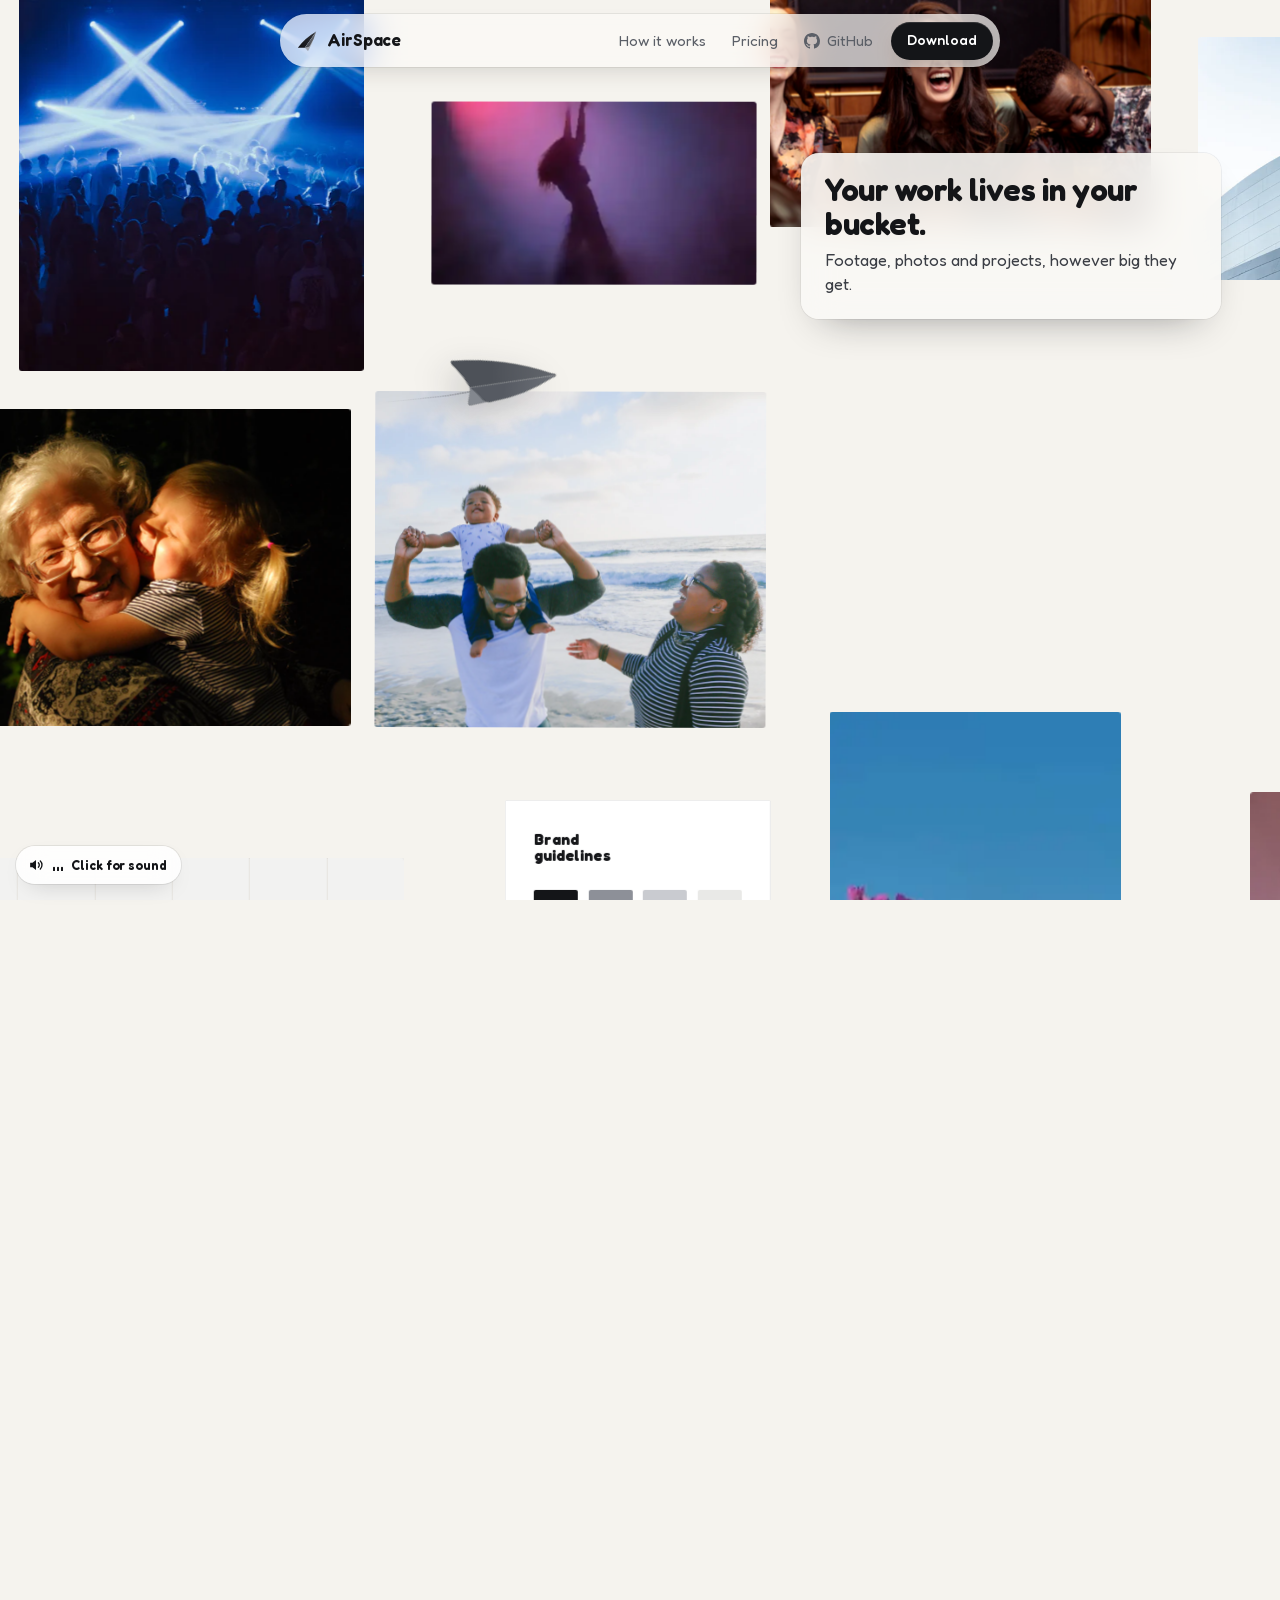
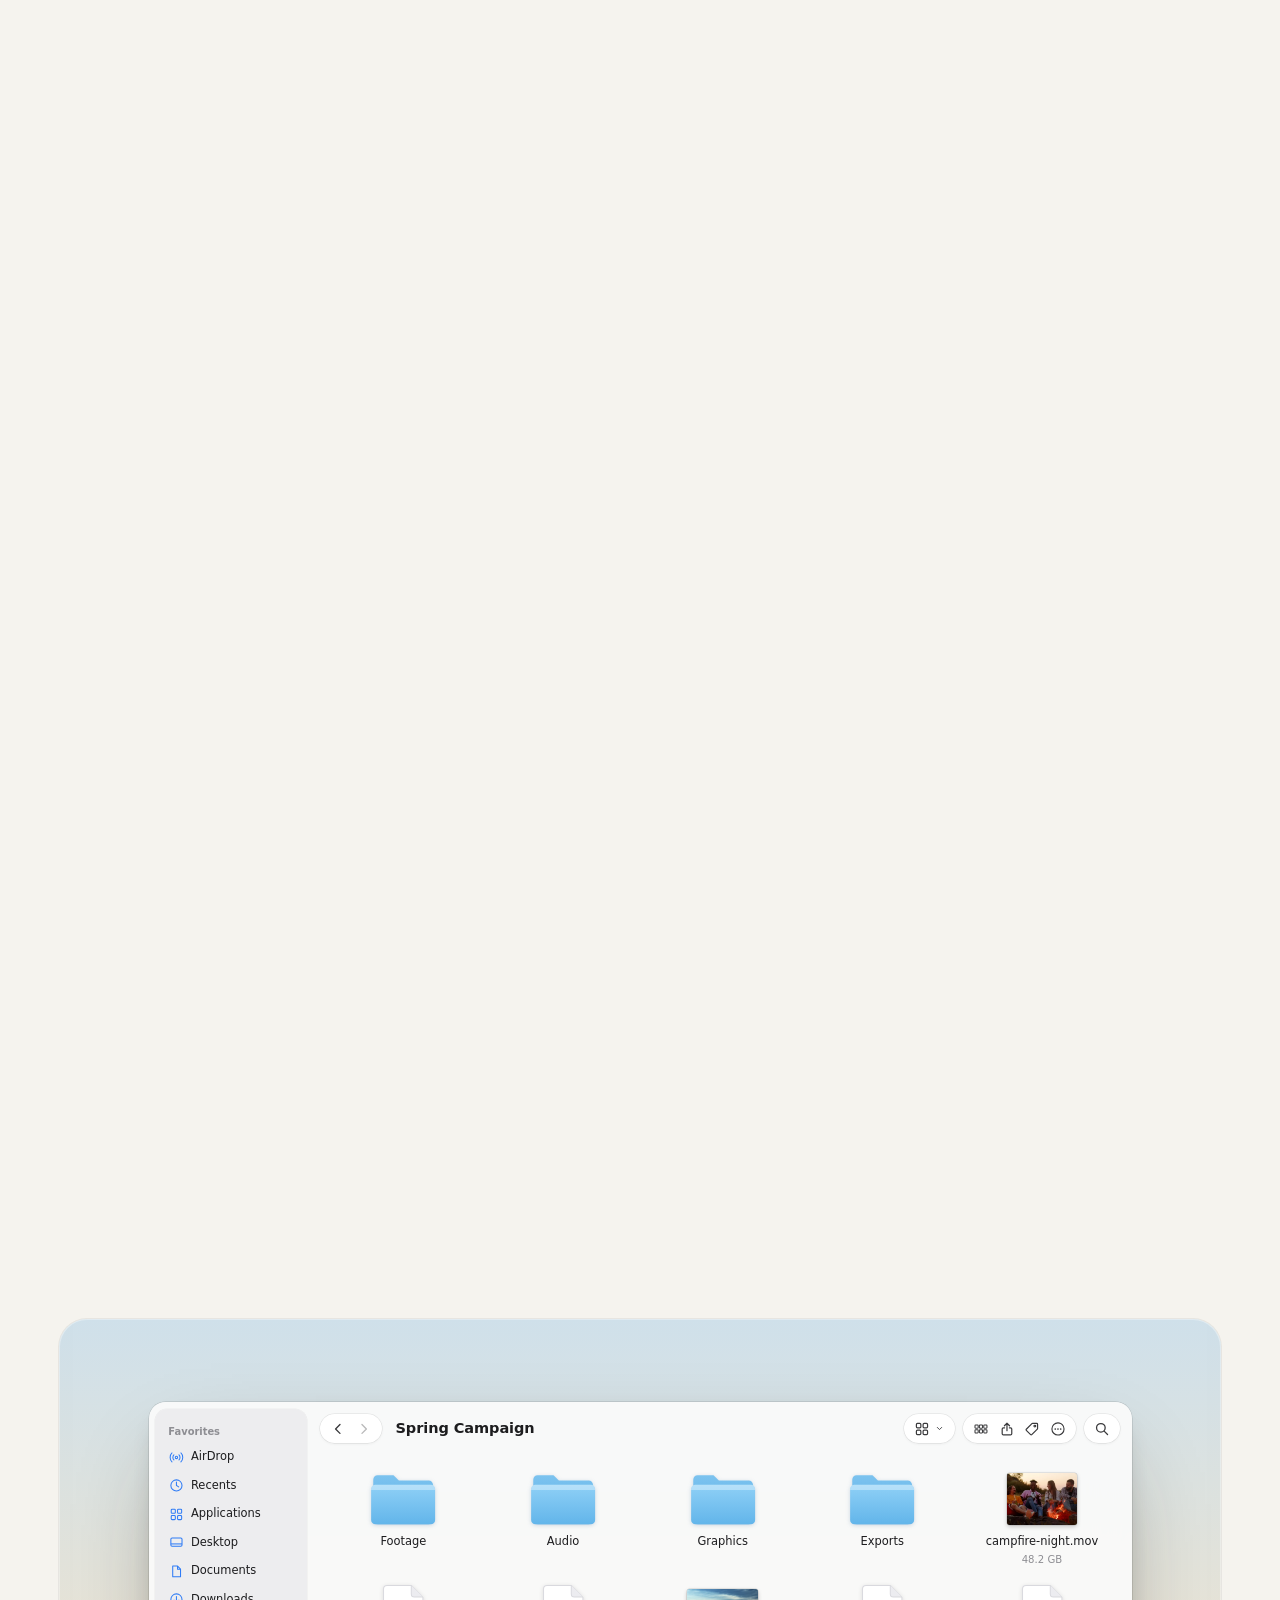
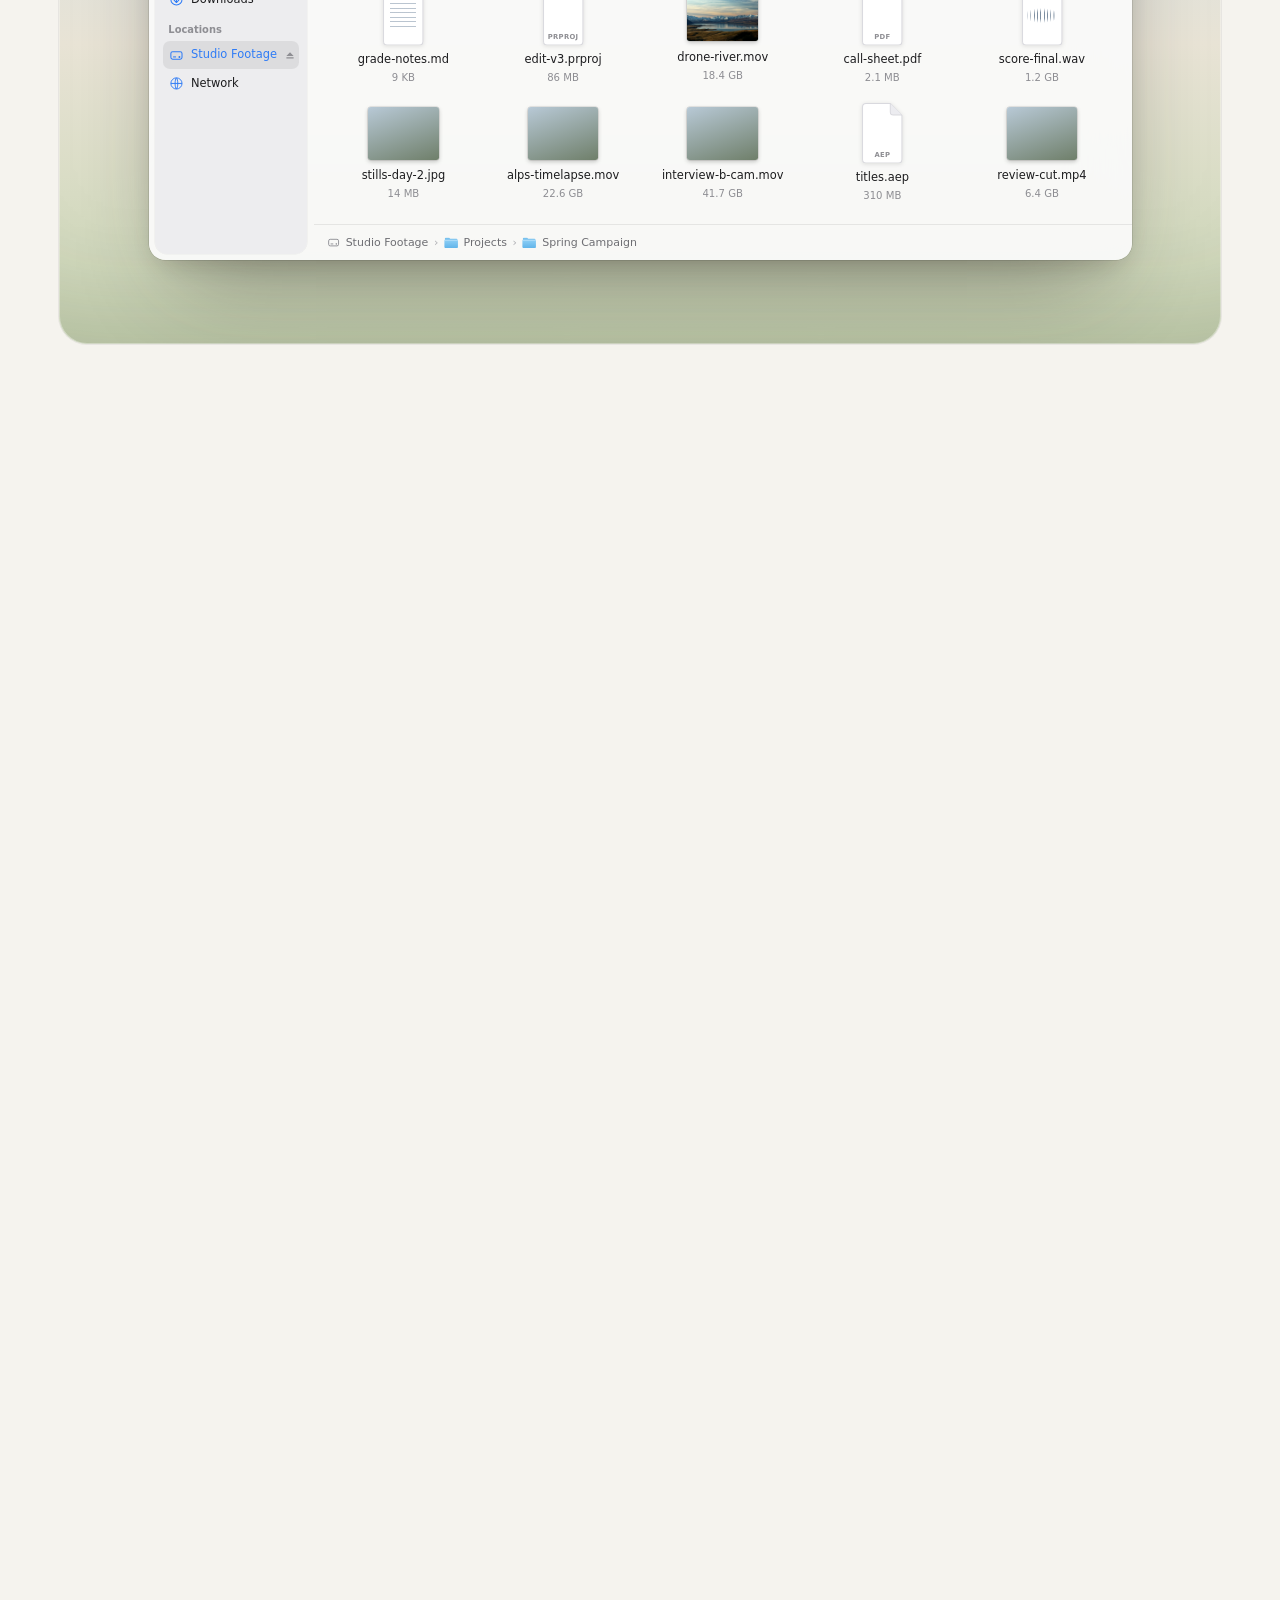
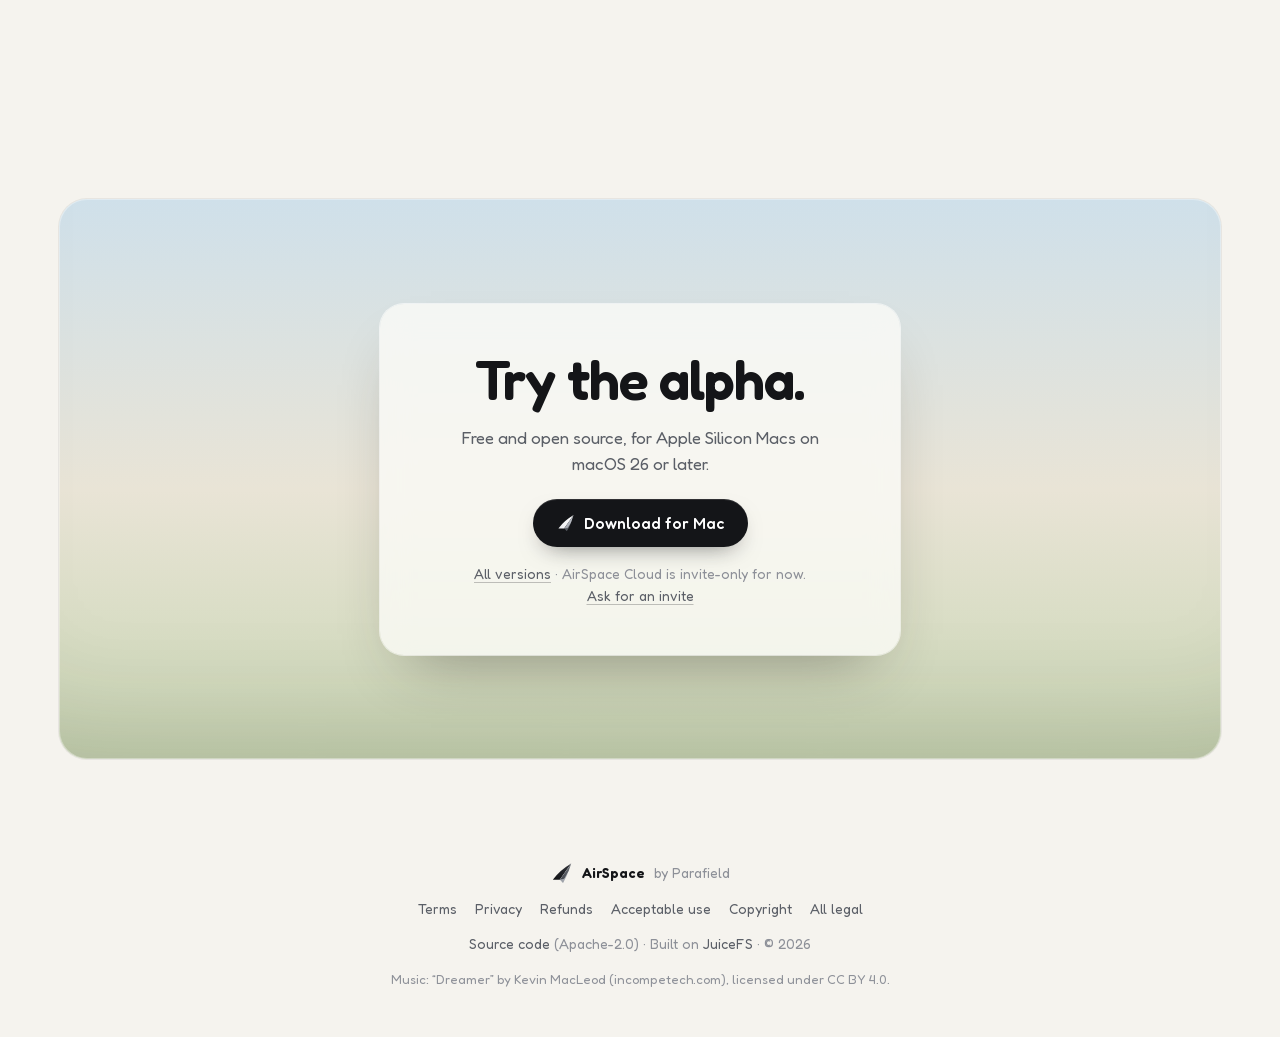
<file: site/index.html>
<!doctype html>
<html lang="en">
<head>
  <meta charset="utf-8">
  <meta name="viewport" content="width=device-width, initial-scale=1">
  <title>AirSpace: cloud storage as a Mac drive</title>
  <meta name="description" content="Cloud storage as a Mac drive. Open big files without downloading them first. Free and open source on your own bucket, or AirSpace Cloud, planned at half the price of Space. Alpha for Apple Silicon Macs on macOS 26 or later.">
  <meta name="color-scheme" content="light">
  <meta name="theme-color" content="#F5F3EE">
  <link rel="canonical" href="https://paraair.parafield.ai/">
  <meta property="og:type" content="website">
  <meta property="og:site_name" content="AirSpace">
  <meta property="og:url" content="https://paraair.parafield.ai/">
  <meta property="og:title" content="AirSpace: cloud storage as a Mac drive">
  <meta property="og:description" content="Cloud storage as a Mac drive. Open big files without downloading them first. Free and open source on your own bucket, or AirSpace Cloud, planned at half the price of Space. Alpha for Apple Silicon Macs on macOS 26 or later.">
  <meta property="og:image" content="https://paraair.parafield.ai/og-card.png">
  <meta property="og:image:width" content="1200">
  <meta property="og:image:height" content="630">
  <meta property="og:image:alt" content="The AirSpace paper plane and the words: Cloud storage, as a Mac drive.">
  <meta name="twitter:card" content="summary_large_image">
  <meta name="twitter:title" content="AirSpace: cloud storage as a Mac drive">
  <meta name="twitter:description" content="Cloud storage as a Mac drive. Open big files without downloading them first. Free and open source on your own bucket, or AirSpace Cloud, planned at half the price of Space. Alpha for Apple Silicon Macs on macOS 26 or later.">
  <meta name="twitter:image" content="https://paraair.parafield.ai/og-card.png">
  <meta name="twitter:image:alt" content="The AirSpace paper plane and the words: Cloud storage, as a Mac drive.">
  <link rel="icon" href="glide.svg" type="image/svg+xml">
  <link rel="stylesheet" href="home.css">
  <link rel="stylesheet" href="hero.css">
</head>
<body class="home">
  <!-- The landing page. Light paper only. Motion: hero.js (the hero, built from web/hero with React), home.js (the paintings, the Finder demo, reveals) and story.js (How it works).
       Everything reads without either script; both stop when off screen and respect reduced motion. -->
  <!-- Photos in photos/ are from Unsplash, under the Unsplash License: interview-a MQ2xYBHImKM, interview-b sW7Ku-65Tn0,
       studio pmB6osSdj7k, podcast QziaoZM0M44, lake 73F4pKoUkM0 (unsplash.com/photos/<id>).
       Photos in media/ are from Unsplash too (Unsplash License), by image key on images.unsplash.com: glasses 1711564354308-77285d9fe3c7,
       red-dress 1662532577856-e8ee8b138a8b, blue-arch 1576831371356-d6e9411ae501, surf 1787894653068-bf1eeb927af4,
       friends-dinner 1681641095463-b4d3693a0ee3, dad-shoulders 1597524678053-5e6fef52d8a3, grandma-hug 1593100126453-19b562a800c1, portrait-pink 1604261605115-4b34b646a05c, portrait-violet 1637028357803-78764289ffe5, film-camera 1767093061114-fca0e996d6cb,
       concert 1758550445758-165aeab5b26e, ceramics 1631125915902-d8abe9225ff2, bicycle 1485965120184-e220f721d03e, desert-road 1494783367193-149034c05e8f,
       skateboard 1547447134-cd3f5c716030, tulips 1705710657501-68158521015f, city-night 1580895456895-cfdf02e4c23f, yellow-still 1516824467205-afa656d31a79,
       snow-peak 1616635989708-38bb45dc24c3, banff-lake 1532643730597-0d001b5224da (each at images.unsplash.com/photo-<key>). Video loops in media/ are from Mixkit (Mixkit Stock
       Video Free License): ocean-waves 48525, flowers 1168, dancer 33899, campfire 45481, skater 34382 (mixkit.co). media/campfire-film.mp4 is cut from Mixkit clips 45481, 23351, 23575, 513, 42752, 23495 and 47311, and media/interview-film.mp4 from Mixkit clips 52184, 52195, 52188, 52196, 52190, 52197, 52187 and 52176 (Mixkit Stock Video Free License). media/music-dreamer.m4a is “Dreamer” by Kevin MacLeod (incompetech.com), CC BY 4.0, trimmed to two minutes with fades; it loads only when a reader turns sound on. media/macbook-pro.webp is Apple's MacBook Pro
       product bezel (Apple Design Resources, used under its license and Apple's marketing guidelines: shown unaltered and never animated) with the AirSpace desktop on its screen. Everything else is drawn or painted by the page. -->
  <a class="skip" href="#main">Skip to content</a>

  <svg class="sprite" aria-hidden="true" focusable="false">
    <defs>
      <linearGradient id="folder-back" x1="0" y1="0" x2="0" y2="1"><stop offset="0" stop-color="#7cc3ef"/><stop offset="1" stop-color="#5aaee6"/></linearGradient>
      <linearGradient id="folder-front" x1="0" y1="0" x2="0" y2="1"><stop offset="0" stop-color="#8fd0f6"/><stop offset="1" stop-color="#62b5ea"/></linearGradient>
      <symbol id="i-folder" viewBox="0 0 64 50"><path fill="url(#folder-back)" d="M4 6a4 4 0 0 1 4-4h15l5 5h28a4 4 0 0 1 4 4v33a4 4 0 0 1-4 4H8a4 4 0 0 1-4-4z"/><path fill="url(#folder-front)" d="M2 15a4 4 0 0 1 4-4h52a4 4 0 0 1 4 4v29a4 4 0 0 1-4 4H6a4 4 0 0 1-4-4z"/><path fill="#ffffff" fill-opacity=".35" d="M6 11h52a4 4 0 0 1 4 4v1H2v-1a4 4 0 0 1 4-4z"/></symbol>
      <symbol id="i-doc" viewBox="0 0 48 60"><path fill="#ffffff" stroke="#d9d9de" d="M4.5 4a3.5 3.5 0 0 1 3.5-3.5h24L43.5 12v44a3.5 3.5 0 0 1-3.5 3.5H8A3.5 3.5 0 0 1 4.5 56z"/><path fill="#ececf0" stroke="#d9d9de" d="M32 .5V9a3 3 0 0 0 3 3h8.5"/></symbol>
      <symbol id="i-airdrop" viewBox="0 0 20 20"><g fill="none" stroke="currentColor" stroke-width="1.4" stroke-linecap="round"><circle cx="10" cy="10" r="1.6"/><path d="M6.6 13.4a4.8 4.8 0 0 1 0-6.8M13.4 6.6a4.8 4.8 0 0 1 0 6.8M4 16a8.5 8.5 0 0 1 0-12M16 4a8.5 8.5 0 0 1 0 12"/></g></symbol>
      <symbol id="i-clock" viewBox="0 0 20 20"><g fill="none" stroke="currentColor" stroke-width="1.4" stroke-linecap="round"><circle cx="10" cy="10" r="7.5"/><path d="M10 5.5V10l3 2"/></g></symbol>
      <symbol id="i-apps" viewBox="0 0 20 20"><g fill="none" stroke="currentColor" stroke-width="1.4"><rect x="3" y="3" width="5.5" height="5.5" rx="1.2"/><rect x="11.5" y="3" width="5.5" height="5.5" rx="1.2"/><rect x="3" y="11.5" width="5.5" height="5.5" rx="1.2"/><rect x="11.5" y="11.5" width="5.5" height="5.5" rx="1.2"/></g></symbol>
      <symbol id="i-desktop" viewBox="0 0 20 20"><g fill="none" stroke="currentColor" stroke-width="1.4"><rect x="2.5" y="4" width="15" height="11" rx="1.6"/><path d="M2.5 12h15"/></g></symbol>
      <symbol id="i-docs" viewBox="0 0 20 20"><g fill="none" stroke="currentColor" stroke-width="1.4" stroke-linejoin="round"><path d="M5 2.8h6.5L15.5 7v10.2H5z"/><path d="M11.5 2.8V7h4"/></g></symbol>
      <symbol id="i-down" viewBox="0 0 20 20"><g fill="none" stroke="currentColor" stroke-width="1.4" stroke-linecap="round" stroke-linejoin="round"><circle cx="10" cy="10" r="7.5"/><path d="M10 6v8M6.8 11 10 14.2 13.2 11"/></g></symbol>
      <symbol id="i-drive" viewBox="0 0 20 20"><g fill="none" stroke="currentColor" stroke-width="1.4" stroke-linejoin="round"><rect x="2.5" y="5" width="15" height="10" rx="2.4"/><path d="M5.5 12h4"/><circle cx="14" cy="12" r=".6" fill="currentColor"/></g></symbol>
      <symbol id="i-globe" viewBox="0 0 20 20"><g fill="none" stroke="currentColor" stroke-width="1.3"><circle cx="10" cy="10" r="7.5"/><path d="M2.5 10h15M10 2.5c2.4 2.2 2.4 12.8 0 15M10 2.5c-2.4 2.2-2.4 12.8 0 15"/></g></symbol>
      <symbol id="i-eject" viewBox="0 0 20 20"><path fill="currentColor" d="M10 4.5 16 11H4zM4 13h12v2H4z"/></symbol>
      <symbol id="t-back" viewBox="0 0 20 20"><path fill="none" stroke="currentColor" stroke-width="1.7" stroke-linecap="round" stroke-linejoin="round" d="M12.5 4.5 7 10l5.5 5.5"/></symbol>
      <symbol id="t-fwd" viewBox="0 0 20 20"><path fill="none" stroke="currentColor" stroke-width="1.7" stroke-linecap="round" stroke-linejoin="round" d="M7.5 4.5 13 10l-5.5 5.5"/></symbol>
      <symbol id="t-grid" viewBox="0 0 20 20"><g fill="none" stroke="currentColor" stroke-width="1.5"><rect x="3" y="3" width="5.6" height="5.6" rx="1.3"/><rect x="11.4" y="3" width="5.6" height="5.6" rx="1.3"/><rect x="3" y="11.4" width="5.6" height="5.6" rx="1.3"/><rect x="11.4" y="11.4" width="5.6" height="5.6" rx="1.3"/></g></symbol>
      <symbol id="t-caret" viewBox="0 0 20 20"><path fill="none" stroke="currentColor" stroke-width="1.6" stroke-linecap="round" stroke-linejoin="round" d="m6 8 4 4 4-4"/></symbol>
      <symbol id="t-group" viewBox="0 0 20 20"><g fill="none" stroke="currentColor" stroke-width="1.3"><rect x="2.5" y="5" width="4" height="4" rx=".8"/><rect x="8" y="5" width="4" height="4" rx=".8"/><rect x="13.5" y="5" width="4" height="4" rx=".8"/><rect x="2.5" y="11" width="4" height="4" rx=".8"/><rect x="8" y="11" width="4" height="4" rx=".8"/><rect x="13.5" y="11" width="4" height="4" rx=".8"/></g></symbol>
      <symbol id="t-share" viewBox="0 0 20 20"><g fill="none" stroke="currentColor" stroke-width="1.5" stroke-linecap="round" stroke-linejoin="round"><path d="M10 2.8v9.4M6.8 6 10 2.8 13.2 6"/><path d="M7 8.5H5.5a1.5 1.5 0 0 0-1.5 1.5v6a1.5 1.5 0 0 0 1.5 1.5h9a1.5 1.5 0 0 0 1.5-1.5v-6a1.5 1.5 0 0 0-1.5-1.5H13"/></g></symbol>
      <symbol id="t-tag" viewBox="0 0 20 20"><g fill="none" stroke="currentColor" stroke-width="1.5" stroke-linejoin="round"><path d="M10.6 3H16a1 1 0 0 1 1 1v5.4a1 1 0 0 1-.3.7l-7 7a1 1 0 0 1-1.4 0l-5.4-5.4a1 1 0 0 1 0-1.4l7-7a1 1 0 0 1 .7-.3z"/><circle cx="13.6" cy="6.4" r="1.1"/></g></symbol>
      <symbol id="t-more" viewBox="0 0 20 20"><g fill="currentColor"><circle cx="10" cy="10" r="7.6" fill="none" stroke="currentColor" stroke-width="1.4"/><circle cx="6.6" cy="10" r="1.05"/><circle cx="10" cy="10" r="1.05"/><circle cx="13.4" cy="10" r="1.05"/></g></symbol>
      <symbol id="t-search" viewBox="0 0 20 20"><g fill="none" stroke="currentColor" stroke-width="1.6" stroke-linecap="round"><circle cx="8.6" cy="8.6" r="5.4"/><path d="m12.7 12.7 4.3 4.3"/></g></symbol>
      <!-- mark:start (scripts/site-logo.mjs) --><linearGradient id="pi-wingLit" gradientUnits="userSpaceOnUse" x1="93.6" y1="4" x2="6.4" y2="81.2"><stop offset="0" stop-color="#33353B"/><stop offset="1" stop-color="#0E0F12"/></linearGradient><linearGradient id="pi-keelLit" gradientUnits="userSpaceOnUse" x1="93.6" y1="4" x2="55.1" y2="96"><stop offset="0" stop-color="#D9DBDF"/><stop offset="1" stop-color="#9A9EA6"/></linearGradient><linearGradient id="pi-wing" gradientUnits="userSpaceOnUse" x1="93.6" y1="4" x2="40.2" y2="81.1"><stop offset="0" stop-color="#74787F"/><stop offset="1" stop-color="#42454C"/></linearGradient><linearGradient id="pp-wingLit" gradientUnits="userSpaceOnUse" x1="93.6" y1="4" x2="6.4" y2="81.2"><stop offset="0" stop-color="#FFFFFF"/><stop offset="1" stop-color="#ECEDEF"/></linearGradient><linearGradient id="pp-keelLit" gradientUnits="userSpaceOnUse" x1="93.6" y1="4" x2="55.1" y2="96"><stop offset="0" stop-color="#80848C"/><stop offset="1" stop-color="#50545B"/></linearGradient><linearGradient id="pp-wing" gradientUnits="userSpaceOnUse" x1="93.6" y1="4" x2="40.2" y2="81.1"><stop offset="0" stop-color="#C9CCD2"/><stop offset="1" stop-color="#9EA2AA"/></linearGradient><symbol id="i-plane" viewBox="0 0 100 100"><path fill="url(#pi-wingLit)" d="M89.6 9.8L40.2 81.1Q25.8 79.1 11.4 81.2Q6.4 81.2 10.1 77.9Q42.3 35.4 88.4 8.6Q93.6 4 89.6 9.8Z"/><path fill="url(#pi-keelLit)" d="M83.9 20.7L40.2 81.1Q46.5 86.5 51.9 92.8Q55.1 96 56.7 91.8Q77.4 59 83.9 20.7Z"/><path fill="url(#pi-wing)" d="M90.7 10.4Q82.9 43.9 62.9 71.9Q60.8 76.5 55.9 77.6Q47.8 78.2 40.2 81.1L89.6 9.8Q93.6 4 90.7 10.4Z"/><path fill="none" stroke="#FFFFFF" stroke-opacity="0.42" stroke-width="0.9" stroke-linecap="round" d="M90 9.2L40.2 81.1"/><path fill="none" stroke="#FFFFFF" stroke-opacity=".35" stroke-width="0.6" stroke-linecap="round" d="M10.1 77.9Q42.3 35.4 88.4 8.6"/></symbol><symbol id="i-plane-paper" viewBox="0 0 100 100"><path fill="url(#pp-wingLit)" d="M89.6 9.8L40.2 81.1Q25.8 79.1 11.4 81.2Q6.4 81.2 10.1 77.9Q42.3 35.4 88.4 8.6Q93.6 4 89.6 9.8Z"/><path fill="url(#pp-keelLit)" d="M83.9 20.7L40.2 81.1Q46.5 86.5 51.9 92.8Q55.1 96 56.7 91.8Q77.4 59 83.9 20.7Z"/><path fill="url(#pp-wing)" d="M90.7 10.4Q82.9 43.9 62.9 71.9Q60.8 76.5 55.9 77.6Q47.8 78.2 40.2 81.1L89.6 9.8Q93.6 4 90.7 10.4Z"/><path fill="none" stroke="#141518" stroke-opacity="0.3" stroke-width="0.9" stroke-linecap="round" d="M90 9.2L40.2 81.1"/><path fill="none" stroke="#FFFFFF" stroke-opacity=".35" stroke-width="0.6" stroke-linecap="round" d="M10.1 77.9Q42.3 35.4 88.4 8.6"/></symbol><!-- mark:end -->
      <symbol id="i-github" viewBox="0 0 16 16"><path fill="currentColor" d="M8 0C3.58 0 0 3.58 0 8c0 3.54 2.29 6.53 5.47 7.59.4.07.55-.17.55-.38 0-.19-.01-.82-.01-1.49-2.01.37-2.53-.49-2.69-.94-.09-.23-.48-.94-.82-1.13-.28-.15-.68-.52-.01-.53.63-.01 1.08.58 1.23.82.72 1.21 1.87.87 2.33.66.07-.52.28-.87.51-1.07-1.78-.2-3.64-.89-3.64-3.95 0-.87.31-1.59.82-2.15-.08-.2-.36-1.02.08-2.12 0 0 .67-.21 2.2.82.64-.18 1.32-.27 2-.27.68 0 1.36.09 2 .27 1.53-1.04 2.2-.82 2.2-.82.44 1.1.16 1.92.08 2.12.51.56.82 1.27.82 2.15 0 3.07-1.87 3.75-3.65 3.95.29.25.54.73.54 1.48 0 1.07-.01 1.93-.01 2.2 0 .21.15.46.55.38A8.013 8.013 0 0 0 16 8c0-4.42-3.58-8-8-8z"/></symbol>
    </defs>
  </svg>

  <header class="bar">
    <a class="brand" href="#top" aria-label="AirSpace home">
      <svg class="brand-mark" viewBox="0 0 100 100" aria-hidden="true"><use href="#i-plane"/></svg>
      <span>AirSpace</span>
    </a>
    <nav class="bar-nav" aria-label="Primary">
      <a href="#how">How it works</a>
      <a href="/pricing">Pricing</a>
      <a href="https://github.com/parafieldai/ParaAir" aria-label="AirSpace source code on GitHub"><svg class="gh" viewBox="0 0 16 16" aria-hidden="true"><use href="#i-github"/></svg><span class="bar-label">GitHub</span></a>
    </nav>
    <a class="pill pill-ink pill-sm" href="#access">Download</a>
  </header>

  <main id="main">
    <section class="hero" id="top" aria-labelledby="hero-title" data-hero>
      <div class="hx-stage">
      <div class="hx-layer" id="hx-root"></div>
      <div class="hero-copy">
        <h1 id="hero-title">Cloud storage,<br><span class="soft">as a Mac drive.</span></h1>
        <p class="lede">Open big files without downloading them first. Use your own bucket, or AirSpace Cloud: one drive for you and your&nbsp;agents.</p>
        <div class="hero-cta">
        <a class="pill pill-ink" data-release-download href="https://github.com/parafieldai/ParaAir/releases/download/v0.1.0-alpha.13/ParaAir-0.1.0-alpha.13.dmg"><svg class="pill-mark" viewBox="0 0 100 100" aria-hidden="true"><use href="#i-plane-paper"/></svg>Download for Mac</a>
        <a class="pill pill-ghost" href="https://github.com/parafieldai/ParaAir"><svg class="gh" viewBox="0 0 16 16" aria-hidden="true"><use href="#i-github"/></svg>Read the source</a>
      </div>
        <p class="fine"><span data-release-label>0.1.0&nbsp;alpha&nbsp;13</span> · <span data-release-size>56&nbsp;MB</span> · <a data-release-notes href="https://github.com/parafieldai/ParaAir/releases/tag/v0.1.0-alpha.13">Release&nbsp;notes</a> · Apple&nbsp;Silicon, macOS&nbsp;26&nbsp;or&nbsp;later</p>
      </div>
      <figure class="hx-mac" id="hx-mac">
        <img class="hx-mac-img" src="media/macbook-pro.webp" width="1930" height="1270" alt="AirSpace on a MacBook Pro: the Client Footage drive open in Finder, with videos, photos and documents" fetchpriority="high">
        <div class="hx-screen" id="hx-screen" aria-hidden="true">
          <div class="hxd"><div class="hxd-finder"><aside class="hxd-side"><p>Favorites</p><span><svg viewBox="0 0 20 20" aria-hidden="true"><use href="#i-airdrop"/></svg>AirDrop</span><span><svg viewBox="0 0 20 20" aria-hidden="true"><use href="#i-clock"/></svg>Recents</span><span><svg viewBox="0 0 20 20" aria-hidden="true"><use href="#i-apps"/></svg>Applications</span><span><svg viewBox="0 0 20 20" aria-hidden="true"><use href="#i-desktop"/></svg>Desktop</span><span><svg viewBox="0 0 20 20" aria-hidden="true"><use href="#i-docs"/></svg>Documents</span><span><svg viewBox="0 0 20 20" aria-hidden="true"><use href="#i-down"/></svg>Downloads</span><p>Locations</p><span class="is-here"><svg viewBox="0 0 20 20" aria-hidden="true"><use href="#i-drive"/></svg>Client Footage<svg class="hxd-eject" viewBox="0 0 20 20" aria-hidden="true"><use href="#i-eject"/></svg></span></aside><div class="hxd-main"><div class="hxd-tools"><span class="hxd-nav"><svg viewBox="0 0 20 20" aria-hidden="true"><use href="#t-back"/></svg><svg viewBox="0 0 20 20" aria-hidden="true"><use href="#t-fwd"/></svg></span><b>Client Footage</b><span class="hxd-acts"><svg viewBox="0 0 20 20" aria-hidden="true"><use href="#t-grid"/></svg><svg viewBox="0 0 20 20" aria-hidden="true"><use href="#t-group"/></svg><svg viewBox="0 0 20 20" aria-hidden="true"><use href="#t-share"/></svg><svg viewBox="0 0 20 20" aria-hidden="true"><use href="#t-tag"/></svg><svg viewBox="0 0 20 20" aria-hidden="true"><use href="#t-more"/></svg><svg viewBox="0 0 20 20" aria-hidden="true"><use href="#t-search"/></svg></span></div><div class="hxd-grid"><div class="hxd-item"><span class="hxd-thumb"><img src="photos/interview-a.jpg" alt="" loading="lazy"></span><b>interview-a-cam.mov</b><em>48.2 GB</em></div><div class="hxd-item"><span class="hxd-thumb"><img src="media/dancer.webp" alt="" loading="lazy"></span><b>dance-take4.mov</b><em>27 GB</em></div><div class="hxd-item"><span class="hxd-thumb"><img src="photos/lake.jpg" alt="" loading="lazy"></span><b>drone-river.mov</b><em>18.4 GB</em></div><div class="hxd-item"><span class="hxd-thumb"><img src="media/surf.webp" alt="" loading="lazy"></span><b>DSC_0412.ARW</b><em>48 MB</em></div><div class="hxd-item"><span class="hxd-thumb"><span class="hxd-doc hxd-doc-pdf"><svg viewBox="0 0 48 60" aria-hidden="true"><use href="#i-doc"/></svg><b>PDF</b></span></span><b>brand-guidelines.pdf</b><em>96 MB</em></div><div class="hxd-item"><span class="hxd-thumb"><img src="media/ocean-waves.webp" alt="" loading="lazy"></span><b>ocean_B012.mov</b><em>9.6 GB</em></div><div class="hxd-item"><span class="hxd-thumb"><img src="media/red-dress.webp" alt="" loading="lazy"></span><b>campaign_red_03.jpg</b><em>14 MB</em></div><div class="hxd-item"><span class="hxd-thumb"><span class="hxd-doc hxd-doc-sheet"><svg viewBox="0 0 48 60" aria-hidden="true"><use href="#i-doc"/></svg><b>XLSX</b></span></span><b>Q3-launch.xlsx</b><em>1.3 MB</em></div><div class="hxd-item"><span class="hxd-thumb"><img src="media/flowers.webp" alt="" loading="lazy"></span><b>bougainvillea.mov</b><em>3.2 GB</em></div><div class="hxd-item"><span class="hxd-thumb"><span class="hxd-doc hxd-doc-wav"><svg viewBox="0 0 48 60" aria-hidden="true"><use href="#i-doc"/></svg><b>WAV</b></span></span><b>score-final.wav</b><em>1.2 GB</em></div><div class="hxd-item"><span class="hxd-thumb"><img src="media/film-camera.webp" alt="" loading="lazy"></span><b>yashica-roll.tif</b><em>120 MB</em></div><div class="hxd-item"><span class="hxd-thumb"><img src="media/campfire.webp" alt="" loading="lazy"></span><b>campfire-night.mov</b><em>2.4 GB</em></div></div><div class="hxd-status">12 items on Client Footage</div></div></div></div>
        </div>
      </figure>
      </div>
    </section>

    <section class="stage" aria-labelledby="stage-title">
      <div class="stage-copy">
        <h2 id="stage-title" class="reveal">Your whole bucket in Finder.<br><span class="soft">Only what you open on disk.</span></h2>
        <p class="say reveal">Open and save in the apps you already use. AirSpace fetches just the parts of a file an app reads, and keeps a small cache close for next&nbsp;time.</p>
      </div>
      <div class="canvas-frame stage-frame" data-paint-frame>
        <canvas class="painting" data-painting="meadow" data-seed="11" aria-hidden="true"></canvas>
        <p class="visually-hidden">An example Finder window on a AirSpace drive named Studio Footage: a folder called Spring Campaign with four folders and eleven files, among them campfire-night.mov at 48.2 GB, a film of friends round a campfire. Opening it plays at once, and jumping ahead plays from there.</p>
        <div class="finder" data-finder aria-hidden="true">
          <aside class="f-side">
            
            <p class="f-head">Favorites</p>
            <ul>
              <li><svg viewBox="0 0 20 20"><use href="#i-airdrop"/></svg>AirDrop</li>
              <li><svg viewBox="0 0 20 20"><use href="#i-clock"/></svg>Recents</li>
              <li><svg viewBox="0 0 20 20"><use href="#i-apps"/></svg>Applications</li>
              <li><svg viewBox="0 0 20 20"><use href="#i-desktop"/></svg>Desktop</li>
              <li><svg viewBox="0 0 20 20"><use href="#i-docs"/></svg>Documents</li>
              <li><svg viewBox="0 0 20 20"><use href="#i-down"/></svg>Downloads</li>
            </ul>
            <p class="f-head">Locations</p>
            <ul>
              <li class="is-here"><svg viewBox="0 0 20 20"><use href="#i-drive"/></svg>Studio Footage<svg class="f-eject" viewBox="0 0 20 20"><use href="#i-eject"/></svg></li>
              <li><svg viewBox="0 0 20 20"><use href="#i-globe"/></svg>Network</li>
            </ul>
          </aside>
          <div class="f-main">
            <div class="f-tools">
              <span class="f-group f-nav"><svg viewBox="0 0 20 20"><use href="#t-back"/></svg><svg class="f-dim" viewBox="0 0 20 20"><use href="#t-fwd"/></svg></span>
              <span class="f-title">Spring Campaign</span>
              <span class="f-group f-view"><svg viewBox="0 0 20 20"><use href="#t-grid"/></svg><svg class="f-small" viewBox="0 0 20 20"><use href="#t-caret"/></svg></span>
              <span class="f-group f-acts"><svg viewBox="0 0 20 20"><use href="#t-group"/></svg><svg viewBox="0 0 20 20"><use href="#t-share"/></svg><svg viewBox="0 0 20 20"><use href="#t-tag"/></svg><svg viewBox="0 0 20 20"><use href="#t-more"/></svg></span>
              <span class="f-group f-search"><svg viewBox="0 0 20 20"><use href="#t-search"/></svg></span>
            </div>
            <div class="f-items">
              <div class="f-item"><svg class="f-icon" viewBox="0 0 64 50"><use href="#i-folder"/></svg><span class="f-name">Footage</span></div>
              <div class="f-item"><svg class="f-icon" viewBox="0 0 64 50"><use href="#i-folder"/></svg><span class="f-name">Audio</span></div>
              <div class="f-item"><svg class="f-icon" viewBox="0 0 64 50"><use href="#i-folder"/></svg><span class="f-name">Graphics</span></div>
              <div class="f-item"><svg class="f-icon" viewBox="0 0 64 50"><use href="#i-folder"/></svg><span class="f-name">Exports</span></div>
              <div class="f-item" data-target><span class="f-thumb"><img src="media/campfire.webp" alt="" width="640" height="360" loading="lazy" decoding="async"></span><span class="f-name">campfire-night.mov</span><span class="f-size">48.2 GB</span></div>
              <div class="f-item"><span class="f-docicon"><svg viewBox="0 0 48 60"><use href="#i-doc"/></svg><i class="f-lines"></i></span><span class="f-name">grade-notes.md</span><span class="f-size">9 KB</span></div>
              <div class="f-item"><span class="f-docicon"><svg viewBox="0 0 48 60"><use href="#i-doc"/></svg><em class="f-type">PRPROJ</em></span><span class="f-name">edit-v3.prproj</span><span class="f-size">86 MB</span></div>
              <div class="f-item"><span class="f-thumb"><img src="photos/lake.jpg" alt="" width="640" height="480" loading="lazy" decoding="async"></span><span class="f-name">drone-river.mov</span><span class="f-size">18.4 GB</span></div>
              <div class="f-item"><span class="f-docicon"><svg viewBox="0 0 48 60"><use href="#i-doc"/></svg><em class="f-type">PDF</em></span><span class="f-name">call-sheet.pdf</span><span class="f-size">2.1 MB</span></div>
              <div class="f-item"><span class="f-docicon"><svg viewBox="0 0 48 60"><use href="#i-doc"/></svg><i class="f-wave"></i></span><span class="f-name">score-final.wav</span><span class="f-size">1.2 GB</span></div>
              <div class="f-item"><span class="f-thumb"><img src="photos/studio.jpg" alt="" width="640" height="480" loading="lazy" decoding="async"></span><span class="f-name">stills-day-2.jpg</span><span class="f-size">14 MB</span></div>
              <div class="f-item"><span class="f-thumb"><img src="media/banff-lake.webp" alt="" width="900" height="600" loading="lazy" decoding="async"></span><span class="f-name">alps-timelapse.mov</span><span class="f-size">22.6 GB</span></div>
              <div class="f-item"><span class="f-thumb"><img src="photos/interview-b.jpg" alt="" width="640" height="480" loading="lazy" decoding="async"></span><span class="f-name">interview-b-cam.mov</span><span class="f-size">41.7 GB</span></div>
              <div class="f-item"><span class="f-docicon"><svg viewBox="0 0 48 60"><use href="#i-doc"/></svg><em class="f-type">AEP</em></span><span class="f-name">titles.aep</span><span class="f-size">310 MB</span></div>
              <div class="f-item"><span class="f-thumb"><img src="photos/podcast.jpg" alt="" width="640" height="480" loading="lazy" decoding="async"></span><span class="f-name">review-cut.mp4</span><span class="f-size">6.4 GB</span></div>
            </div>
            <div class="f-path"><svg viewBox="0 0 20 20"><use href="#i-drive"/></svg>Studio Footage<b>›</b><svg class="f-mini" viewBox="0 0 64 50"><use href="#i-folder"/></svg>Projects<b>›</b><svg class="f-mini" viewBox="0 0 64 50"><use href="#i-folder"/></svg>Spring Campaign</div>
          </div>

          <div class="f-menu" data-menu>
            <p data-menu-open>Open</p>
            <p class="f-sub">Open With</p>
            <hr>
            <p>Move to Trash</p>
            <hr>
            <p>Get Info</p>
            <p>Rename</p>
            <p>Compress “campfire-night.mov”</p>
            <p>Duplicate</p>
            <p>Make Alias</p>
            <p>Quick Look</p>
            <hr>
            <p>Copy</p>
            <p>Share…</p>
            <hr>
            <div class="f-tags"><i></i><i></i><i></i><i></i><i></i><i></i><i></i></div>
            <p>Tags…</p>
          </div>

          <div class="f-player" data-player>
            <div class="f-player-bar"><span>campfire-night.mov</span></div>
            <div class="f-player-view"><video data-clip src="media/campfire-film.mp4" poster="media/campfire-film.webp" muted loop playsinline preload="none"></video><span class="f-play" data-play-badge></span></div>
            <div class="f-controls"><span class="f-pp" data-pp></span><span class="f-time" data-time>0:00</span><span class="f-track" data-track><span class="f-fill" data-fill></span><span class="f-knob" data-knob></span></span><span class="f-time">28:12</span></div>
          </div>

          <svg class="f-cursor" data-cursor viewBox="0 0 24 24"><path d="M5 2.5v17.2l4.6-4.4 2.9 6.5 2.6-1.2-2.8-6.3h6.4z"/></svg>
        </div>
      </div>
    </section>

    <section class="how" id="how" aria-labelledby="how-title">
      <div class="how-copy">
        <p class="kicker reveal">How it works</p>
        <h2 id="how-title" class="reveal">Big files open in pieces.</h2>
        <p class="say reveal">Your files live in your bucket in the cloud, cut into small pieces. Your Mac only fetches the pieces you actually use, so even a huge video opens in a&nbsp;moment.</p>
      </div>

      <div class="story reveal" data-story>
        <div class="story-stage">
          <div class="story-scene">
            <svg class="story-svg" viewBox="40 56 940 330" role="img" aria-label="A cloud labelled Your bucket holds a 48 GB video in small pieces. A MacBook Pro labelled Your Mac plays the video. Only the pieces being played come down to the Mac and wait in a small cache, where the oldest make room for new ones; after a change, only the changed piece goes back up.">
            <defs>
              <linearGradient id="st-cloud" x1="0" y1="0" x2="0" y2="1"><stop offset="0" stop-color="#FFFFFF"/><stop offset="1" stop-color="#EEF3F6"/></linearGradient>
            </defs>
            <path class="st-guide" d="M392 196C470 70 640 46 750 92"/>
            <g class="st-cloud">
              <circle cx="150" cy="245" r="72"/><circle cx="228" cy="180" r="96"/><circle cx="322" cy="200" r="80"/><circle cx="378" cy="258" r="58"/><rect x="150" y="230" width="228" height="87"/>
            </g>
            <g class="st-tiles"><rect class="st-tile is-copied" data-tile="0" x="148" y="212" width="15" height="15" rx="3.5"/><rect class="st-tile" data-tile="1" x="167.5" y="212" width="15" height="15" rx="3.5"/><rect class="st-tile" data-tile="2" x="187" y="212" width="15" height="15" rx="3.5"/><rect class="st-tile" data-tile="3" x="206.5" y="212" width="15" height="15" rx="3.5"/><rect class="st-tile" data-tile="4" x="226" y="212" width="15" height="15" rx="3.5"/><rect class="st-tile" data-tile="5" x="245.5" y="212" width="15" height="15" rx="3.5"/><rect class="st-tile" data-tile="6" x="265" y="212" width="15" height="15" rx="3.5"/><rect class="st-tile" data-tile="7" x="284.5" y="212" width="15" height="15" rx="3.5"/><rect class="st-tile" data-tile="8" x="304" y="212" width="15" height="15" rx="3.5"/><rect class="st-tile" data-tile="9" x="323.5" y="212" width="15" height="15" rx="3.5"/><rect class="st-tile" data-tile="10" x="343" y="212" width="15" height="15" rx="3.5"/><rect class="st-tile" data-tile="11" x="362.5" y="212" width="15" height="15" rx="3.5"/><rect class="st-tile" data-tile="12" x="148" y="231.5" width="15" height="15" rx="3.5"/><rect class="st-tile" data-tile="13" x="167.5" y="231.5" width="15" height="15" rx="3.5"/><rect class="st-tile" data-tile="14" x="187" y="231.5" width="15" height="15" rx="3.5"/><rect class="st-tile" data-tile="15" x="206.5" y="231.5" width="15" height="15" rx="3.5"/><rect class="st-tile" data-tile="16" x="226" y="231.5" width="15" height="15" rx="3.5"/><rect class="st-tile" data-tile="17" x="245.5" y="231.5" width="15" height="15" rx="3.5"/><rect class="st-tile" data-tile="18" x="265" y="231.5" width="15" height="15" rx="3.5"/><rect class="st-tile" data-tile="19" x="284.5" y="231.5" width="15" height="15" rx="3.5"/><rect class="st-tile" data-tile="20" x="304" y="231.5" width="15" height="15" rx="3.5"/><rect class="st-tile" data-tile="21" x="323.5" y="231.5" width="15" height="15" rx="3.5"/><rect class="st-tile" data-tile="22" x="343" y="231.5" width="15" height="15" rx="3.5"/><rect class="st-tile" data-tile="23" x="362.5" y="231.5" width="15" height="15" rx="3.5"/><rect class="st-tile" data-tile="24" x="148" y="251" width="15" height="15" rx="3.5"/><rect class="st-tile" data-tile="25" x="167.5" y="251" width="15" height="15" rx="3.5"/><rect class="st-tile" data-tile="26" x="187" y="251" width="15" height="15" rx="3.5"/><rect class="st-tile" data-tile="27" x="206.5" y="251" width="15" height="15" rx="3.5"/><rect class="st-tile" data-tile="28" x="226" y="251" width="15" height="15" rx="3.5"/><rect class="st-tile" data-tile="29" x="245.5" y="251" width="15" height="15" rx="3.5"/><rect class="st-tile" data-tile="30" x="265" y="251" width="15" height="15" rx="3.5"/><rect class="st-tile" data-tile="31" x="284.5" y="251" width="15" height="15" rx="3.5"/><rect class="st-tile" data-tile="32" x="304" y="251" width="15" height="15" rx="3.5"/><rect class="st-tile" data-tile="33" x="323.5" y="251" width="15" height="15" rx="3.5"/><rect class="st-tile" data-tile="34" x="343" y="251" width="15" height="15" rx="3.5"/><rect class="st-tile" data-tile="35" x="362.5" y="251" width="15" height="15" rx="3.5"/><rect class="st-tile" data-tile="36" x="148" y="270.5" width="15" height="15" rx="3.5"/><rect class="st-tile" data-tile="37" x="167.5" y="270.5" width="15" height="15" rx="3.5"/><rect class="st-tile" data-tile="38" x="187" y="270.5" width="15" height="15" rx="3.5"/><rect class="st-tile" data-tile="39" x="206.5" y="270.5" width="15" height="15" rx="3.5"/><rect class="st-tile" data-tile="40" x="226" y="270.5" width="15" height="15" rx="3.5"/><rect class="st-tile" data-tile="41" x="245.5" y="270.5" width="15" height="15" rx="3.5"/><rect class="st-tile" data-tile="42" x="265" y="270.5" width="15" height="15" rx="3.5"/><rect class="st-tile" data-tile="43" x="284.5" y="270.5" width="15" height="15" rx="3.5"/><rect class="st-tile" data-tile="44" x="304" y="270.5" width="15" height="15" rx="3.5"/><rect class="st-tile" data-tile="45" x="323.5" y="270.5" width="15" height="15" rx="3.5"/><rect class="st-tile" data-tile="46" x="343" y="270.5" width="15" height="15" rx="3.5"/><rect class="st-tile is-copied" data-tile="47" x="362.5" y="270.5" width="15" height="15" rx="3.5"/></g>
            <ellipse class="st-floor" cx="754" cy="331" rx="178" ry="7"/>
            <image href="media/macbook-pro.webp" x="564" y="80" width="380" height="250" preserveAspectRatio="none"/>
            <g class="st-screen">
              <rect class="st-win" x="612" y="119" width="282" height="178" rx="7"/>
              <text class="st-win-title" x="753" y="130.5" text-anchor="middle">interview.mov · 48 GB</text>
              <rect class="st-bar" x="618" y="277" width="270" height="14" rx="3"/>
              <g class="st-segs"><rect class="st-seg is-on" data-seg="0" x="620.00" y="281" width="4.3" height="6" rx="1.4"/><rect class="st-seg" data-seg="1" x="625.58" y="281" width="4.3" height="6" rx="1.4"/><rect class="st-seg" data-seg="2" x="631.17" y="281" width="4.3" height="6" rx="1.4"/><rect class="st-seg" data-seg="3" x="636.75" y="281" width="4.3" height="6" rx="1.4"/><rect class="st-seg" data-seg="4" x="642.33" y="281" width="4.3" height="6" rx="1.4"/><rect class="st-seg" data-seg="5" x="647.92" y="281" width="4.3" height="6" rx="1.4"/><rect class="st-seg" data-seg="6" x="653.50" y="281" width="4.3" height="6" rx="1.4"/><rect class="st-seg" data-seg="7" x="659.08" y="281" width="4.3" height="6" rx="1.4"/><rect class="st-seg" data-seg="8" x="664.67" y="281" width="4.3" height="6" rx="1.4"/><rect class="st-seg" data-seg="9" x="670.25" y="281" width="4.3" height="6" rx="1.4"/><rect class="st-seg" data-seg="10" x="675.83" y="281" width="4.3" height="6" rx="1.4"/><rect class="st-seg" data-seg="11" x="681.42" y="281" width="4.3" height="6" rx="1.4"/><rect class="st-seg" data-seg="12" x="687.00" y="281" width="4.3" height="6" rx="1.4"/><rect class="st-seg" data-seg="13" x="692.58" y="281" width="4.3" height="6" rx="1.4"/><rect class="st-seg" data-seg="14" x="698.17" y="281" width="4.3" height="6" rx="1.4"/><rect class="st-seg" data-seg="15" x="703.75" y="281" width="4.3" height="6" rx="1.4"/><rect class="st-seg" data-seg="16" x="709.33" y="281" width="4.3" height="6" rx="1.4"/><rect class="st-seg" data-seg="17" x="714.92" y="281" width="4.3" height="6" rx="1.4"/><rect class="st-seg" data-seg="18" x="720.50" y="281" width="4.3" height="6" rx="1.4"/><rect class="st-seg" data-seg="19" x="726.08" y="281" width="4.3" height="6" rx="1.4"/><rect class="st-seg" data-seg="20" x="731.67" y="281" width="4.3" height="6" rx="1.4"/><rect class="st-seg" data-seg="21" x="737.25" y="281" width="4.3" height="6" rx="1.4"/><rect class="st-seg" data-seg="22" x="742.83" y="281" width="4.3" height="6" rx="1.4"/><rect class="st-seg" data-seg="23" x="748.42" y="281" width="4.3" height="6" rx="1.4"/><rect class="st-seg" data-seg="24" x="754.00" y="281" width="4.3" height="6" rx="1.4"/><rect class="st-seg" data-seg="25" x="759.58" y="281" width="4.3" height="6" rx="1.4"/><rect class="st-seg" data-seg="26" x="765.17" y="281" width="4.3" height="6" rx="1.4"/><rect class="st-seg" data-seg="27" x="770.75" y="281" width="4.3" height="6" rx="1.4"/><rect class="st-seg" data-seg="28" x="776.33" y="281" width="4.3" height="6" rx="1.4"/><rect class="st-seg" data-seg="29" x="781.92" y="281" width="4.3" height="6" rx="1.4"/><rect class="st-seg" data-seg="30" x="787.50" y="281" width="4.3" height="6" rx="1.4"/><rect class="st-seg" data-seg="31" x="793.08" y="281" width="4.3" height="6" rx="1.4"/><rect class="st-seg" data-seg="32" x="798.67" y="281" width="4.3" height="6" rx="1.4"/><rect class="st-seg" data-seg="33" x="804.25" y="281" width="4.3" height="6" rx="1.4"/><rect class="st-seg" data-seg="34" x="809.83" y="281" width="4.3" height="6" rx="1.4"/><rect class="st-seg" data-seg="35" x="815.42" y="281" width="4.3" height="6" rx="1.4"/><rect class="st-seg" data-seg="36" x="821.00" y="281" width="4.3" height="6" rx="1.4"/><rect class="st-seg" data-seg="37" x="826.58" y="281" width="4.3" height="6" rx="1.4"/><rect class="st-seg" data-seg="38" x="832.17" y="281" width="4.3" height="6" rx="1.4"/><rect class="st-seg" data-seg="39" x="837.75" y="281" width="4.3" height="6" rx="1.4"/><rect class="st-seg" data-seg="40" x="843.33" y="281" width="4.3" height="6" rx="1.4"/><rect class="st-seg" data-seg="41" x="848.92" y="281" width="4.3" height="6" rx="1.4"/><rect class="st-seg" data-seg="42" x="854.50" y="281" width="4.3" height="6" rx="1.4"/><rect class="st-seg" data-seg="43" x="860.08" y="281" width="4.3" height="6" rx="1.4"/><rect class="st-seg" data-seg="44" x="865.67" y="281" width="4.3" height="6" rx="1.4"/><rect class="st-seg" data-seg="45" x="871.25" y="281" width="4.3" height="6" rx="1.4"/><rect class="st-seg" data-seg="46" x="876.83" y="281" width="4.3" height="6" rx="1.4"/><rect class="st-seg is-on" data-seg="47" x="882.42" y="281" width="4.3" height="6" rx="1.4"/></g>
              <g class="st-head" data-st="head"><rect x="-1" y="278" width="2" height="12" rx="1"/></g>
            </g>
            <g data-st="flights"></g>
          </svg>
            <!-- The interview plays in a real video laid exactly over the Mac's screen (a video inside the SVG is placed wrongly in some browsers); the screen's badges sit on a second layer above it. -->
            <video class="story-film" data-st-film src="media/interview-film.mp4" poster="media/interview-film.webp" muted playsinline preload="none" aria-hidden="true"></video>
            <svg class="story-svg story-over" viewBox="40 56 940 330" aria-hidden="true" focusable="false">
              <g class="st-opening" data-st="opening"><rect x="618" y="135" width="270" height="138" rx="4"/><circle class="st-spin" cx="753" cy="204" r="12"/></g>
              <g class="st-play" data-st="play"><circle cx="753" cy="204" r="18"/><path d="M747 194v20l16-10z"/></g>
              <g class="st-pill" data-st="pill"><rect x="624" y="141" width="152" height="22" rx="11"/><path class="st-check" d="M635 152l4 4 7-8"/><text x="652" y="156" data-st="pill-text">Saved on your Mac</text></g>
            </svg>
          </div>
          <div class="story-labels" aria-hidden="true">
            <p class="story-label story-label-cloud"><b>Your bucket</b><span>interview.mov · 48 GB · every piece, always</span></p>
            <p class="story-label story-label-mac"><b>Your Mac</b><span data-story-count>2 pieces in a small cache</span></p>
          </div>
        </div>
        <div class="story-steps" role="tablist" aria-label="How a big file opens, step by step">
          <button type="button" role="tab" aria-selected="true" aria-controls="story-0" data-step="0"><i>1</i>Open<span class="story-bar"><span></span></span></button>
          <button type="button" role="tab" aria-selected="false" aria-controls="story-1" data-step="1"><i>2</i>Play<span class="story-bar"><span></span></span></button>
          <button type="button" role="tab" aria-selected="false" aria-controls="story-2" data-step="2"><i>3</i>Save<span class="story-bar"><span></span></span></button>
        </div>
        <div class="story-captions">
          <div class="story-caption is-on" id="story-0" role="tabpanel" data-caption="0"><h3>Open a 48 GB video</h3><p>The player’s first reads come down: the start of the file, and the index kept at its end. It opens in a moment, and the rest stays in your bucket until it’s&nbsp;needed.</p></div>
          <div class="story-caption" id="story-1" role="tabpanel" data-caption="1"><h3>Watch or edit as usual</h3><p>The next pieces arrive just before you need them. A small cache keeps the last ones close, and when it fills, the oldest make&nbsp;room.</p></div>
          <div class="story-caption" id="story-2" role="tabpanel" data-caption="2"><h3>Save a change</h3><p>It lands on your Mac at once. Then only the changed pieces upload, in the background, never the whole&nbsp;file.</p></div>
        </div>
      </div>
    </section>

    <section class="features" aria-labelledby="features-title">
      <div class="features-head">
        <h2 id="features-title" class="reveal">No more waiting on downloads.</h2>
        <p class="say reveal">AirSpace streams files from your bucket straight to the app that opens them, so you never copy a whole folder down before you can&nbsp;start.</p>
      </div>
      <ul class="feature-list">
        <li class="feature reveal"><span class="key" aria-hidden="true"><svg viewBox="0 0 48 48"><path d="M19 14.5 34 24 19 33.5z"/></svg></span><h3>Big files open in a moment</h3><p>AirSpace fetches only the parts of a file an app reads, so a 48 GB video starts playing without downloading it first. A small cache keeps what you just used&nbsp;close.</p></li>
        <li class="feature reveal"><span class="key" aria-hidden="true"><svg viewBox="0 0 48 48"><path d="M19 19h10v10H19zM19 19v-3.2a3.6 3.6 0 1 0-3.6 3.6H19M29 19v-3.2a3.6 3.6 0 1 1 3.6 3.6H29M19 29v3.2a3.6 3.6 0 1 1-3.6-3.6H19M29 29v3.2a3.6 3.6 0 1 0 3.6-3.6H29"/></svg></span><h3>An ordinary drive in Finder</h3><p>It sits in Finder’s sidebar like any disk. Open and save from the apps you already use, with no plugins or&nbsp;extensions.</p></li>
        <li class="feature reveal"><span class="key" aria-hidden="true"><svg viewBox="0 0 48 48"><path d="M32 13v10a6 6 0 0 1-6 6H15"/><path d="M20.5 23.5 15 29l5.5 5.5"/></svg></span><h3>Saves never wait on the network</h3><p>A save lands on your Mac first and uploads in the background. If the connection drops, your changes wait on your Mac and go up when it’s&nbsp;back.</p></li>
        <li class="feature reveal"><span class="key" aria-hidden="true"><svg viewBox="0 0 48 48"><path d="M14 17l8 7-8 7M25 32h10"/></svg></span><h3>Your agents work in it too</h3><p>Agents and scripts read and write the same files you do. A command line tool with JSON output lets them set up the drive and check on&nbsp;it.</p></li>
        <li class="feature reveal"><span class="key" aria-hidden="true"><svg viewBox="0 0 48 48"><path d="M18 12h10l6 6v14H18z"/><path d="M28 12v6h6"/><path d="M14 18v18h14"/></svg></span><h3>Nothing gets overwritten</h3><p>When a file changed somewhere else too, AirSpace never picks a winner: keep your copy beside the original, or take the version in&nbsp;storage.</p></li>
        <li class="feature reveal"><span class="key" aria-hidden="true"><svg viewBox="0 0 48 48"><path d="M19.5 11h9l-1.2 8.5 5.2 5H15.5l5.2-5z"/><path d="M24 24.5V37"/></svg></span><h3>Offline when you need it</h3><p>Pin a folder with <code>paraair&nbsp;pin</code> and it downloads in full for working offline. Everything else stays in your bucket until you open&nbsp;it.</p></li>
      </ul>
    </section>

    <section class="work" aria-labelledby="work-title">
      <div class="work-copy">
        <h2 id="work-title" class="reveal">Made for the files<br><span class="soft">that don't fit on a laptop.</span></h2>
      </div>
      <div class="cards">
        <article class="card reveal">
          <div class="card-art art-agents" aria-hidden="true">
            <div class="win win-doc">
              <div class="win-bar"><span>proposal.md</span></div>
              <pre class="win-body"><b># Harbor Clinic: proposal</b>
Prepared for Harbor Clinic Group

<b>## Scope</b>
Two treatment floors and a
rooftop plant room, in three
phases.

<b>## Budget</b>
<del>$4.2M with a 10% contingency</del>
<ins>$3.9M with a 12% contingency</ins></pre>
            </div>
            <div class="win win-term">
              <div class="win-bar"><span>Team: zsh</span></div>
              <pre class="win-body term" data-term><span class="t-dim">/Volumes/Team/clients</span>
<span class="t-p">$</span> paraair changes . --follow --json
{"following":true,"cursor":4180}
{"cursor":4181,"change":"write","kind":"file","path":"/clients/proposal.md","version":"pv:212"}
{"cursor":4182,"change":"create","kind":"file","path":"/clients/notes/call-0614.md","version":"pv:213"}
<span class="t-caret"></span></pre>
            </div>
          </div>
          <div class="card-copy">
            <p class="card-kicker">Agents and scripts · AirSpace Cloud</p>
            <h3>Keep agents in the folders you work&nbsp;in.</h3>
            <p>A live feed of every change, earlier versions to restore, and a login per agent limited to the folders you give&nbsp;it.</p>
          </div>
        </article>

        <article class="card reveal">
          <div class="card-art art-video" aria-hidden="true">
            <div class="win win-wide win-edit">
              <div class="win-bar"><span>edit-v3.prproj</span></div>
              <div class="edit">
                <div class="edit-top">
                  <div class="edit-viewer"><video data-edit-video src="media/edit-sequence.mp4" poster="media/edit-sequence.webp" muted loop playsinline preload="none"></video><span class="edit-tc" data-edit-tc>00:00:00:00</span></div>
                  <ul class="edit-bin">
                    <li><img src="media/edit-a.webp" alt="" width="128" height="72" loading="lazy" decoding="async"><b>interview-a-cam.mov</b><i>52.1 GB</i></li>
                    <li><img src="media/edit-b.webp" alt="" width="128" height="72" loading="lazy" decoding="async"><b>campfire-night.mov</b><i>48.2 GB</i></li>
                    <li><img src="media/edit-c.webp" alt="" width="128" height="72" loading="lazy" decoding="async"><b>interview-b-cam.mov</b><i>41.7 GB</i></li>
                  </ul>
                </div>
                <div class="edit-ruler"><span>00:00</span><span>00:04</span><span>00:08</span><span>00:12</span><span>00:16</span></div>
                <div class="edit-track"><b>V1</b><div class="edit-lane"><span class="edit-clip ec-a"><em>interview-a-cam.mov</em></span><span class="edit-clip ec-b"><em>campfire-night.mov</em></span><span class="edit-clip ec-c"><em>interview-b-cam.mov</em></span></div></div>
                <div class="edit-track edit-audio"><b>A1</b><div class="edit-lane"><span class="edit-clip ec-s"><svg viewBox="0 0 480 14" preserveAspectRatio="none"><rect x="0" y="4.5" width="2.2" height="5.0" rx="1.1"/><rect x="4" y="3.2" width="2.2" height="7.5" rx="1.1"/><rect x="8" y="4.4" width="2.2" height="5.1" rx="1.1"/><rect x="12" y="4.6" width="2.2" height="4.8" rx="1.1"/><rect x="16" y="5.6" width="2.2" height="2.8" rx="1.1"/><rect x="20" y="4.4" width="2.2" height="5.2" rx="1.1"/><rect x="24" y="2.3" width="2.2" height="9.5" rx="1.1"/><rect x="28" y="3.4" width="2.2" height="7.2" rx="1.1"/><rect x="32" y="2.4" width="2.2" height="9.2" rx="1.1"/><rect x="36" y="3.7" width="2.2" height="6.7" rx="1.1"/><rect x="40" y="3.4" width="2.2" height="7.1" rx="1.1"/><rect x="44" y="3.8" width="2.2" height="6.5" rx="1.1"/><rect x="48" y="6.0" width="2.2" height="2.0" rx="1.1"/><rect x="52" y="2.7" width="2.2" height="8.6" rx="1.1"/><rect x="56" y="3.3" width="2.2" height="7.5" rx="1.1"/><rect x="60" y="3.3" width="2.2" height="7.5" rx="1.1"/><rect x="64" y="6.0" width="2.2" height="2.0" rx="1.1"/><rect x="68" y="6.0" width="2.2" height="2.0" rx="1.1"/><rect x="72" y="5.5" width="2.2" height="3.0" rx="1.1"/><rect x="76" y="4.8" width="2.2" height="4.3" rx="1.1"/><rect x="80" y="3.6" width="2.2" height="6.8" rx="1.1"/><rect x="84" y="4.1" width="2.2" height="5.7" rx="1.1"/><rect x="88" y="3.2" width="2.2" height="7.5" rx="1.1"/><rect x="92" y="5.1" width="2.2" height="3.8" rx="1.1"/><rect x="96" y="3.6" width="2.2" height="6.9" rx="1.1"/><rect x="100" y="3.4" width="2.2" height="7.1" rx="1.1"/><rect x="104" y="5.1" width="2.2" height="3.7" rx="1.1"/><rect x="108" y="1.3" width="2.2" height="11.4" rx="1.1"/><rect x="112" y="3.2" width="2.2" height="7.7" rx="1.1"/><rect x="116" y="2.1" width="2.2" height="9.7" rx="1.1"/><rect x="120" y="5.1" width="2.2" height="3.8" rx="1.1"/><rect x="124" y="5.3" width="2.2" height="3.4" rx="1.1"/><rect x="128" y="4.6" width="2.2" height="4.7" rx="1.1"/><rect x="132" y="4.2" width="2.2" height="5.5" rx="1.1"/><rect x="136" y="3.0" width="2.2" height="7.9" rx="1.1"/><rect x="140" y="3.7" width="2.2" height="6.7" rx="1.1"/><rect x="144" y="4.8" width="2.2" height="4.4" rx="1.1"/><rect x="148" y="5.6" width="2.2" height="2.7" rx="1.1"/><rect x="152" y="4.9" width="2.2" height="4.2" rx="1.1"/><rect x="156" y="2.1" width="2.2" height="9.8" rx="1.1"/><rect x="160" y="5.4" width="2.2" height="3.2" rx="1.1"/><rect x="164" y="3.7" width="2.2" height="6.6" rx="1.1"/><rect x="168" y="3.4" width="2.2" height="7.2" rx="1.1"/><rect x="172" y="6.0" width="2.2" height="2.0" rx="1.1"/><rect x="176" y="4.0" width="2.2" height="6.0" rx="1.1"/><rect x="180" y="2.0" width="2.2" height="10.1" rx="1.1"/><rect x="184" y="6.0" width="2.2" height="2.0" rx="1.1"/><rect x="188" y="4.6" width="2.2" height="4.8" rx="1.1"/><rect x="192" y="4.2" width="2.2" height="5.5" rx="1.1"/><rect x="196" y="5.4" width="2.2" height="3.2" rx="1.1"/><rect x="200" y="3.3" width="2.2" height="7.5" rx="1.1"/><rect x="204" y="4.2" width="2.2" height="5.6" rx="1.1"/><rect x="208" y="6.0" width="2.2" height="2.0" rx="1.1"/><rect x="212" y="2.7" width="2.2" height="8.5" rx="1.1"/><rect x="216" y="3.0" width="2.2" height="8.0" rx="1.1"/><rect x="220" y="2.5" width="2.2" height="8.9" rx="1.1"/><rect x="224" y="1.7" width="2.2" height="10.5" rx="1.1"/><rect x="228" y="3.5" width="2.2" height="7.0" rx="1.1"/><rect x="232" y="3.9" width="2.2" height="6.2" rx="1.1"/><rect x="236" y="6.0" width="2.2" height="2.0" rx="1.1"/><rect x="240" y="3.1" width="2.2" height="7.9" rx="1.1"/><rect x="244" y="5.1" width="2.2" height="3.9" rx="1.1"/><rect x="248" y="4.8" width="2.2" height="4.4" rx="1.1"/><rect x="252" y="6.0" width="2.2" height="2.0" rx="1.1"/><rect x="256" y="5.6" width="2.2" height="2.7" rx="1.1"/><rect x="260" y="4.9" width="2.2" height="4.1" rx="1.1"/><rect x="264" y="2.0" width="2.2" height="10.0" rx="1.1"/><rect x="268" y="6.0" width="2.2" height="2.0" rx="1.1"/><rect x="272" y="6.0" width="2.2" height="2.0" rx="1.1"/><rect x="276" y="3.7" width="2.2" height="6.6" rx="1.1"/><rect x="280" y="1.7" width="2.2" height="10.5" rx="1.1"/><rect x="284" y="3.1" width="2.2" height="7.7" rx="1.1"/><rect x="288" y="6.0" width="2.2" height="2.0" rx="1.1"/><rect x="292" y="5.8" width="2.2" height="2.3" rx="1.1"/><rect x="296" y="3.5" width="2.2" height="7.0" rx="1.1"/><rect x="300" y="5.3" width="2.2" height="3.5" rx="1.1"/><rect x="304" y="5.9" width="2.2" height="2.2" rx="1.1"/><rect x="308" y="2.5" width="2.2" height="9.0" rx="1.1"/><rect x="312" y="2.3" width="2.2" height="9.4" rx="1.1"/><rect x="316" y="3.8" width="2.2" height="6.4" rx="1.1"/><rect x="320" y="3.7" width="2.2" height="6.6" rx="1.1"/><rect x="324" y="3.4" width="2.2" height="7.3" rx="1.1"/><rect x="328" y="1.5" width="2.2" height="11.0" rx="1.1"/><rect x="332" y="3.1" width="2.2" height="7.9" rx="1.1"/><rect x="336" y="3.2" width="2.2" height="7.5" rx="1.1"/><rect x="340" y="3.2" width="2.2" height="7.6" rx="1.1"/><rect x="344" y="6.0" width="2.2" height="2.0" rx="1.1"/><rect x="348" y="2.0" width="2.2" height="10.0" rx="1.1"/><rect x="352" y="2.5" width="2.2" height="9.0" rx="1.1"/><rect x="356" y="3.2" width="2.2" height="7.6" rx="1.1"/><rect x="360" y="6.0" width="2.2" height="2.0" rx="1.1"/><rect x="364" y="5.1" width="2.2" height="3.8" rx="1.1"/><rect x="368" y="2.7" width="2.2" height="8.6" rx="1.1"/><rect x="372" y="6.0" width="2.2" height="2.0" rx="1.1"/><rect x="376" y="4.4" width="2.2" height="5.3" rx="1.1"/><rect x="380" y="2.4" width="2.2" height="9.2" rx="1.1"/><rect x="384" y="6.0" width="2.2" height="2.0" rx="1.1"/><rect x="388" y="1.5" width="2.2" height="11.1" rx="1.1"/><rect x="392" y="3.2" width="2.2" height="7.6" rx="1.1"/><rect x="396" y="4.3" width="2.2" height="5.4" rx="1.1"/><rect x="400" y="3.5" width="2.2" height="6.9" rx="1.1"/><rect x="404" y="3.0" width="2.2" height="8.0" rx="1.1"/><rect x="408" y="3.9" width="2.2" height="6.2" rx="1.1"/><rect x="412" y="2.2" width="2.2" height="9.6" rx="1.1"/><rect x="416" y="5.2" width="2.2" height="3.7" rx="1.1"/><rect x="420" y="4.7" width="2.2" height="4.5" rx="1.1"/><rect x="424" y="2.4" width="2.2" height="9.2" rx="1.1"/><rect x="428" y="4.0" width="2.2" height="5.9" rx="1.1"/><rect x="432" y="5.5" width="2.2" height="3.0" rx="1.1"/><rect x="436" y="2.5" width="2.2" height="8.9" rx="1.1"/><rect x="440" y="1.7" width="2.2" height="10.6" rx="1.1"/><rect x="444" y="4.8" width="2.2" height="4.4" rx="1.1"/><rect x="448" y="6.0" width="2.2" height="2.0" rx="1.1"/><rect x="452" y="4.3" width="2.2" height="5.4" rx="1.1"/><rect x="456" y="4.3" width="2.2" height="5.4" rx="1.1"/><rect x="460" y="4.6" width="2.2" height="4.9" rx="1.1"/><rect x="464" y="1.8" width="2.2" height="10.4" rx="1.1"/><rect x="468" y="5.7" width="2.2" height="2.5" rx="1.1"/><rect x="472" y="2.0" width="2.2" height="9.9" rx="1.1"/><rect x="476" y="6.0" width="2.2" height="2.0" rx="1.1"/></svg></span></div></div>
                <span class="edit-head"></span>
              </div>
            </div>
          </div>
          <div class="card-copy">
            <p class="card-kicker">Film and video</p>
            <h3>Cut footage that never left the&nbsp;bucket.</h3>
            <p>Camera files open from the drive, a piece at a time, so a 48 GB clip doesn't need 48 GB&nbsp;free.</p>
          </div>
        </article>

        <article class="card reveal">
          <div class="card-art art-photos" aria-hidden="true">
            <div class="win win-wide win-archive">
              <div class="win-bar"><span>Archive 2019 to 2026</span></div>
              <div class="archive-view"><div class="archive-roll" data-archive>
                <p class="archive-year">2026</p>
                <div class="photo-grid">
                <span><img src="media/friends-dinner.webp" alt="" width="900" height="600" loading="lazy" decoding="async"><i class="cloud"></i><b>DSC_0412.ARW</b></span>
                <span><img src="photos/studio.jpg" alt="" width="640" height="480" loading="lazy" decoding="async"><i class="cloud"></i><b>DSC_0413.ARW</b></span>
                <span><img src="media/banff-lake.webp" alt="" width="900" height="600" loading="lazy" decoding="async"><i class="cloud"></i><b>DSC_0419.ARW</b></span>
                <span><img src="media/campfire.webp" alt="" width="640" height="360" loading="lazy" decoding="async"><i class="cloud"></i><b>DSC_0420.ARW</b></span>
                <span><img src="photos/lake.jpg" alt="" width="640" height="480" loading="lazy" decoding="async"><i class="cloud"></i><b>DSC_0431.ARW</b></span>
                <span><img src="photos/podcast.jpg" alt="" width="640" height="480" loading="lazy" decoding="async"><i class="cloud"></i><b>DSC_0436.ARW</b></span>
                <span><img src="media/snow-peak.webp" alt="" width="900" height="600" loading="lazy" decoding="async"><i class="cloud"></i><b>DSC_0440.ARW</b></span>
                <span><img src="media/desert-road.webp" alt="" width="640" height="427" loading="lazy" decoding="async"><i class="cloud"></i><b>DSC_0442.ARW</b></span>
              </div>
              </div></div>
              <p class="archive-status"><span>2,418 items</span><span>6.8 TB in the cloud</span><span data-archive-local>Nothing on this Mac yet</span></p>
            </div>
          </div>
          <div class="card-copy">
            <p class="card-kicker">Photo and design archives</p>
            <h3>Every year of work, one Finder window&nbsp;away.</h3>
            <p>Browse the whole archive like a local folder. Only the files you open take room on your&nbsp;Mac.</p>
          </div>
        </article>

        <article class="card reveal">
          <div class="card-art art-code" aria-hidden="true">
            <div class="win win-wide win-dark">
              <div class="win-bar"><span>parafieldai/ParaAir</span></div>
              <pre class="win-body code"><span class="c-dim">ParaAir/</span>
├─ <b>macOS/App</b>          <span class="c-dim">the app and its menu bar panel</span>
├─ <b>macOS/Extension</b>    <span class="c-dim">the drive Finder shows</span>
├─ <b>Sources</b>            <span class="c-dim">the paraair command</span>
├─ <b>native</b>             <span class="c-dim">the bridge to JuiceFS</span>
└─ <b>contract</b>           <span class="c-dim">the AirSpace Cloud API</span>

<span class="c-p">$</span> git clone https://github.com/parafieldai/ParaAir
<span class="c-dim">LICENSE  Apache-2.0</span></pre>
            </div>
          </div>
          <div class="card-copy">
            <p class="card-kicker">Open source</p>
            <h3>Read every line that runs on your&nbsp;Mac.</h3>
            <p>The app, the drive, the <code>paraair</code> command and the bridge to JuiceFS are public under Apache 2.0. Build it&nbsp;yourself.</p>
          </div>
        </article>
      </div>
    </section>

    <section class="choice" aria-labelledby="choice-title">
      <h2 id="choice-title" class="reveal">Two ways to use AirSpace.</h2>
      <div class="choice-pair">
        <article class="choice-card reveal">
          <p class="card-kicker">Use your own storage</p>
          <p class="choice-price">Free</p>
          <p>Free and open source, a drive for one Mac at a time. Cloudflare R2 works&nbsp;today.</p>
          <a class="pill pill-ghost pill-sm" href="https://github.com/parafieldai/ParaAir">Read the source</a>
        </article>
        <article class="choice-card choice-cloud reveal">
          <p class="card-kicker"><span data-signup="invite">AirSpace Cloud is coming</span><span data-signup="open" hidden>AirSpace Cloud</span></p>
          <p class="choice-price">$10 <span>a month for 1&nbsp;TB</span></p>
          <p>One drive for you and your agents, no buckets or keys. <a href="/pricing#compare">Half the price of&nbsp;Space</a>.</p>
          <a class="pill pill-ink pill-sm" href="/pricing">See pricing</a>
        </article>
      </div>
    </section>

    <section class="compare" aria-labelledby="compare-title">
      <div class="compare-head">
        <h2 id="compare-title" class="reveal">How AirSpace compares.</h2>
        <p class="say reveal">Against the other streaming drives, for about 1&nbsp;TB.</p>
      </div>
      <div class="compare-card reveal">
        <div class="compare-scroll" tabindex="0" role="region" aria-label="AirSpace, Space, Helumi and LucidLink compared">
          <table class="compare-table">
            <thead>
              <tr><th scope="col">Advantage</th><th scope="col" class="is-us"><span class="compare-us"><svg class="brand-mark" viewBox="0 0 100 100" aria-hidden="true"><use href="#i-plane"/></svg>AirSpace</span></th><th scope="col">Space</th><th scope="col">Helumi</th><th scope="col">LucidLink</th></tr>
            </thead>
            <tbody>
              <tr><th scope="row">Price</th><td class="is-us"><b class="compare-price">$10</b> per TB a month</td><td><b class="compare-price">$20</b> a month<small>$15 billed yearly</small></td><td><b class="compare-price">$10</b> a month</td><td><b class="compare-price">$70–80</b><small>for 1&nbsp;TB a month</small></td></tr>
              <tr><th scope="row">Your own storage<small>R2, B2, S3, or a NAS with an S3&nbsp;API</small></th><td class="is-us"><span class="yes">Free, on any plan</span></td><td><span class="part">Enterprise only</span></td><td><span class="no">No</span></td><td><span class="part">Enterprise only</span></td></tr>
              <tr><th scope="row">Open-source app<small>Apache-2.0</small></th><td class="is-us"><span class="yes">Yes</span></td><td><span class="no">No</span></td><td><span class="no">No</span></td><td><span class="no">No</span></td></tr>
              <tr><th scope="row">Your data in an open format in your bucket</th><td class="is-us"><span class="yes">Yes</span><small>JuiceFS format, with its index backed up hourly into the&nbsp;bucket</small></td><td><span class="no">No</span></td><td><span class="no">No</span></td><td><span class="no">No</span></td></tr>
              <tr><th scope="row">A published monthly transfer allowance</th><td class="is-us"><span class="yes">Yes</span><small>3&nbsp;TB, then slower, never&nbsp;charged</small></td><td><span class="no">No</span></td><td><span class="no">No</span></td><td><span class="part">Not stated</span></td></tr>
            </tbody>
          </table>
        </div>
        <p class="compare-note">US list prices before tax, read on each company’s pricing page on 26&nbsp;November&nbsp;2026.<span data-billing="off" hidden> AirSpace Cloud’s prices are&nbsp;planned.</span> <a href="/pricing#compare">The full price&nbsp;comparison</a></p>
      </div>
    </section>

    <section class="panel-shot" aria-labelledby="panel-title">
      <div class="panel-copy">
        <h2 id="panel-title" class="reveal">Your drive, from the menu&nbsp;bar.</h2>
        <p class="say reveal">See whether it’s connected, open it in Finder, and know when an upload needs&nbsp;you.</p>
      </div>
      <figure class="panel-figure reveal">
        <img src="app-panel-light.png" width="320" height="251" alt="The menu bar panel: the Client Footage drive, connected, with Open in Finder and Storage Settings">
      </figure>
    </section>

    <section class="access" id="access" aria-labelledby="access-title">
      <div class="canvas-frame access-frame" data-paint-frame>
        <canvas class="painting" data-painting="dusk" data-seed="3" aria-hidden="true"></canvas>
        <div class="access-inner">
          <h2 id="access-title">Try the alpha.</h2>
          <p class="say">Free and open source, for Apple Silicon Macs on macOS&nbsp;26&nbsp;or&nbsp;later.</p>
          <a class="pill pill-ink" data-release-download href="https://github.com/parafieldai/ParaAir/releases/download/v0.1.0-alpha.13/ParaAir-0.1.0-alpha.13.dmg"><svg class="pill-mark" viewBox="0 0 100 100" aria-hidden="true"><use href="#i-plane-paper"/></svg>Download for Mac</a>
          <p class="fine"><a href="https://github.com/parafieldai/ParaAir/releases">All&nbsp;versions</a> · <span data-signup="invite">AirSpace Cloud is invite-only for now. <a href="mailto:contact@parafield.ai?subject=AirSpace%20Cloud%20invite">Ask&nbsp;for&nbsp;an&nbsp;invite</a></span><span data-signup="open" hidden>AirSpace Cloud starts with a 7-day free trial. <a href="/get-started">Get&nbsp;started</a></span></p>
        </div>
      </div>
    </section>
  </main>

  <footer class="foot">
    <div class="foot-brand"><svg class="brand-mark" viewBox="0 0 100 100" aria-hidden="true"><use href="#i-plane"/></svg>AirSpace <span>by Parafield</span></div>
    <nav class="foot-legal" aria-label="Legal"><a href="/terms">Terms</a><a href="/privacy">Privacy</a><a href="/subscription-policy">Refunds</a><a href="/acceptable-use">Acceptable use</a><a href="/copyright">Copyright</a><a href="/legal">All legal</a></nav>
    <p><a href="https://github.com/parafieldai/ParaAir">Source code</a> (Apache-2.0) · Built on <a href="https://github.com/juicedata/juicefs">JuiceFS</a> · © 2026</p>
    <p class="foot-credit">Music: “Dreamer” by Kevin MacLeod (<a href="https://incompetech.com">incompetech.com</a>), licensed under <a href="https://creativecommons.org/licenses/by/4.0/">CC&nbsp;BY&nbsp;4.0</a>.</p>
  </footer>

  <script src="hero.js" defer></script>
  <script src="home.js" defer></script>
  <script src="story.js" defer></script>
  <script src="signup.js" defer></script>
</body>
</html>
</file>
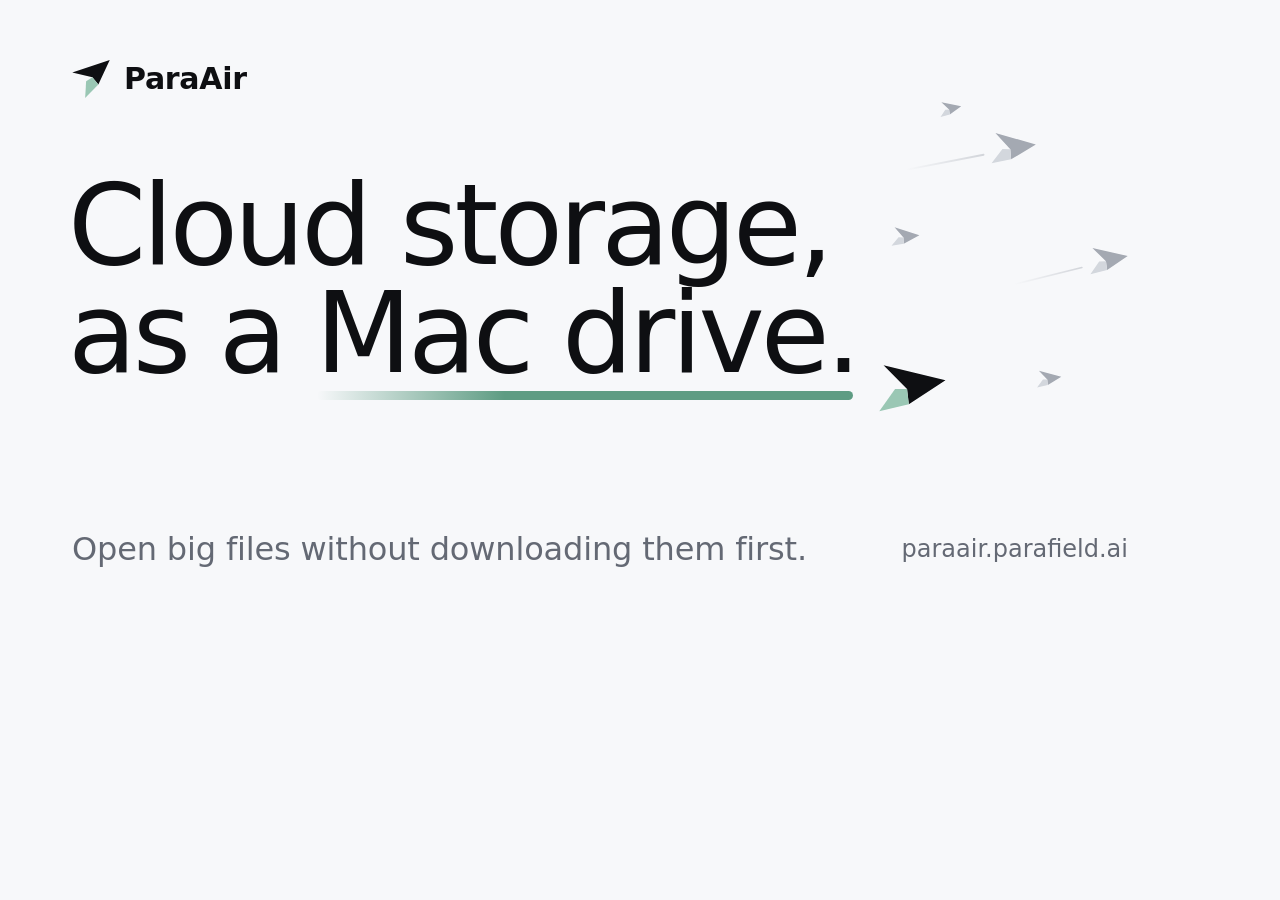
<file: scripts/og-card.html>
<!doctype html>
<!-- Source of site/og-card.png, the 1200x630 link preview (og:image, twitter:image) for every page.
     Render it with scripts/build-site-images.sh, which screenshots this file in headless Chrome at 1200x630.
     It is the home page's first screen in the light theme: the mark and name, the headline with the lead plane's
     sage trail under "Mac drive.", the grey flock in its own airspace (never over words), and the lede.
     Colours and type follow site/styles.css (:root, h1, .under, .brand). Not deployed: scripts/ is not site/. -->
<html lang="en">
<head>
<meta charset="utf-8">
<title>ParaAir link preview</title>
<style>
  :root {
    --paper: #F7F8FA; --ink: #0E0F12; --ink-2: #646974; --sage: #9AC7B4; --sage-line: #5E9C83;
    --plane-grey: #A4A9B2; --plane-fold: #D3D7DD;
    --font: system-ui, -apple-system, "SF Pro Display", "Segoe UI", Roboto, sans-serif;
  }
  html, body { margin: 0; width: 1200px; height: 630px; overflow: hidden; background: var(--paper); }
  body { position: relative; color: var(--ink); font-family: var(--font); -webkit-font-smoothing: antialiased; }
  .brand { position: absolute; left: 72px; top: 60px; display: flex; align-items: center; gap: 14px;
           font: 600 30px/1 var(--font); letter-spacing: -0.01em; }
  .brand svg { width: 38px; height: 38px; }
  .mark-a { fill: var(--ink); } .mark-b { fill: var(--sage); }
  h1 { position: absolute; left: 68px; top: 172px; margin: 0;
       font: 500 112px/0.96 var(--font); letter-spacing: -0.035em; }
  .under { position: relative; white-space: nowrap; }
  .under::after { content: ""; position: absolute; left: 0.02em; right: 0.04em; bottom: -0.02em; height: 0.075em;
                  border-radius: 999px;
                  background: linear-gradient(to right, color-mix(in oklab, var(--sage-line) 0%, transparent), var(--sage-line) 35%); }
  .lead { position: absolute; left: calc(100% + 4px); bottom: -40px; width: 88px; height: 88px;
          transform: rotate(-13deg); transform-origin: 30% 60%; }
  .sky { position: absolute; inset: 0; }
  .lede { position: absolute; left: 72px; bottom: 62px; margin: 0; font: 400 32px/1.2 var(--font); color: var(--ink-2);
          letter-spacing: -0.005em; }
  .site { position: absolute; right: 72px; bottom: 66px; margin: 0; font: 500 24px/1.2 var(--font); color: var(--ink-2); }
</style>
</head>
<body>
  <svg width="0" height="0" aria-hidden="true">
    <!-- The mark with its nose along +x, as motion.js's sprite() draws a plane: rotated 45 degrees about its centre. -->
    <symbol id="lead" viewBox="-330 -330 660 660">
      <g transform="rotate(45) translate(-227 -230)">
        <polygon fill="#0E0F12" points="0,150 454,0 316,298 244,208"/>
        <polygon fill="#9AC7B4" points="244,208 316,298 156,460 168,256"/>
      </g>
    </symbol>
    <symbol id="flock" viewBox="-330 -330 660 660">
      <g transform="rotate(45) translate(-227 -230)">
        <polygon fill="#A4A9B2" points="0,150 454,0 316,298 244,208"/>
        <polygon fill="#D3D7DD" points="244,208 316,298 156,460 168,256"/>
      </g>
    </symbol>
    <linearGradient id="trail" x1="1" y1="0" x2="0" y2="0">
      <stop offset="0" stop-color="#A4A9B2" stop-opacity="0.45"/>
      <stop offset="1" stop-color="#A4A9B2" stop-opacity="0"/>
    </linearGradient>
  </svg>

  <!-- The flock: two greys, near planes larger with a faint trail, far ones small; 36 px apart, clear of the words. -->
  <svg class="sky" viewBox="0 0 1200 630" aria-hidden="true">
    <g transform="translate(1008 150) rotate(-11)">
      <rect x="-104" y="-0.9" width="80" height="1.8" rx="0.9" fill="url(#trail)"/>
      <use href="#flock" x="-29" y="-29" width="58" height="58"/>
    </g>
    <g transform="translate(1104 262) rotate(-14)">
      <rect x="-92" y="-0.8" width="70" height="1.6" rx="0.8" fill="url(#trail)"/>
      <use href="#flock" x="-25" y="-25" width="50" height="50"/>
    </g>
    <g transform="translate(902 238) rotate(-9)">
      <use href="#flock" x="-18" y="-18" width="36" height="36"/>
    </g>
    <g transform="translate(1046 380) rotate(-12)">
      <use href="#flock" x="-16" y="-16" width="32" height="32"/>
    </g>
    <g transform="translate(948 110) rotate(-15)">
      <use href="#flock" x="-14" y="-14" width="28" height="28"/>
    </g>
  </svg>

  <div class="brand">
    <svg viewBox="0 0 454 460" aria-hidden="true">
      <polygon class="mark-a" points="0,150 454,0 316,298 244,208"/>
      <polygon class="mark-b" points="244,208 316,298 156,460 168,256"/>
    </svg>
    <span>ParaAir</span>
  </div>

  <h1>Cloud storage,<br>as a <span class="under">Mac&nbsp;drive.<svg class="lead" aria-hidden="true"><use href="#lead"/></svg></span></h1>

  <p class="lede">Open big files without downloading them first.</p>
  <p class="site">paraair.parafield.ai</p>
</body>
</html>
</file>
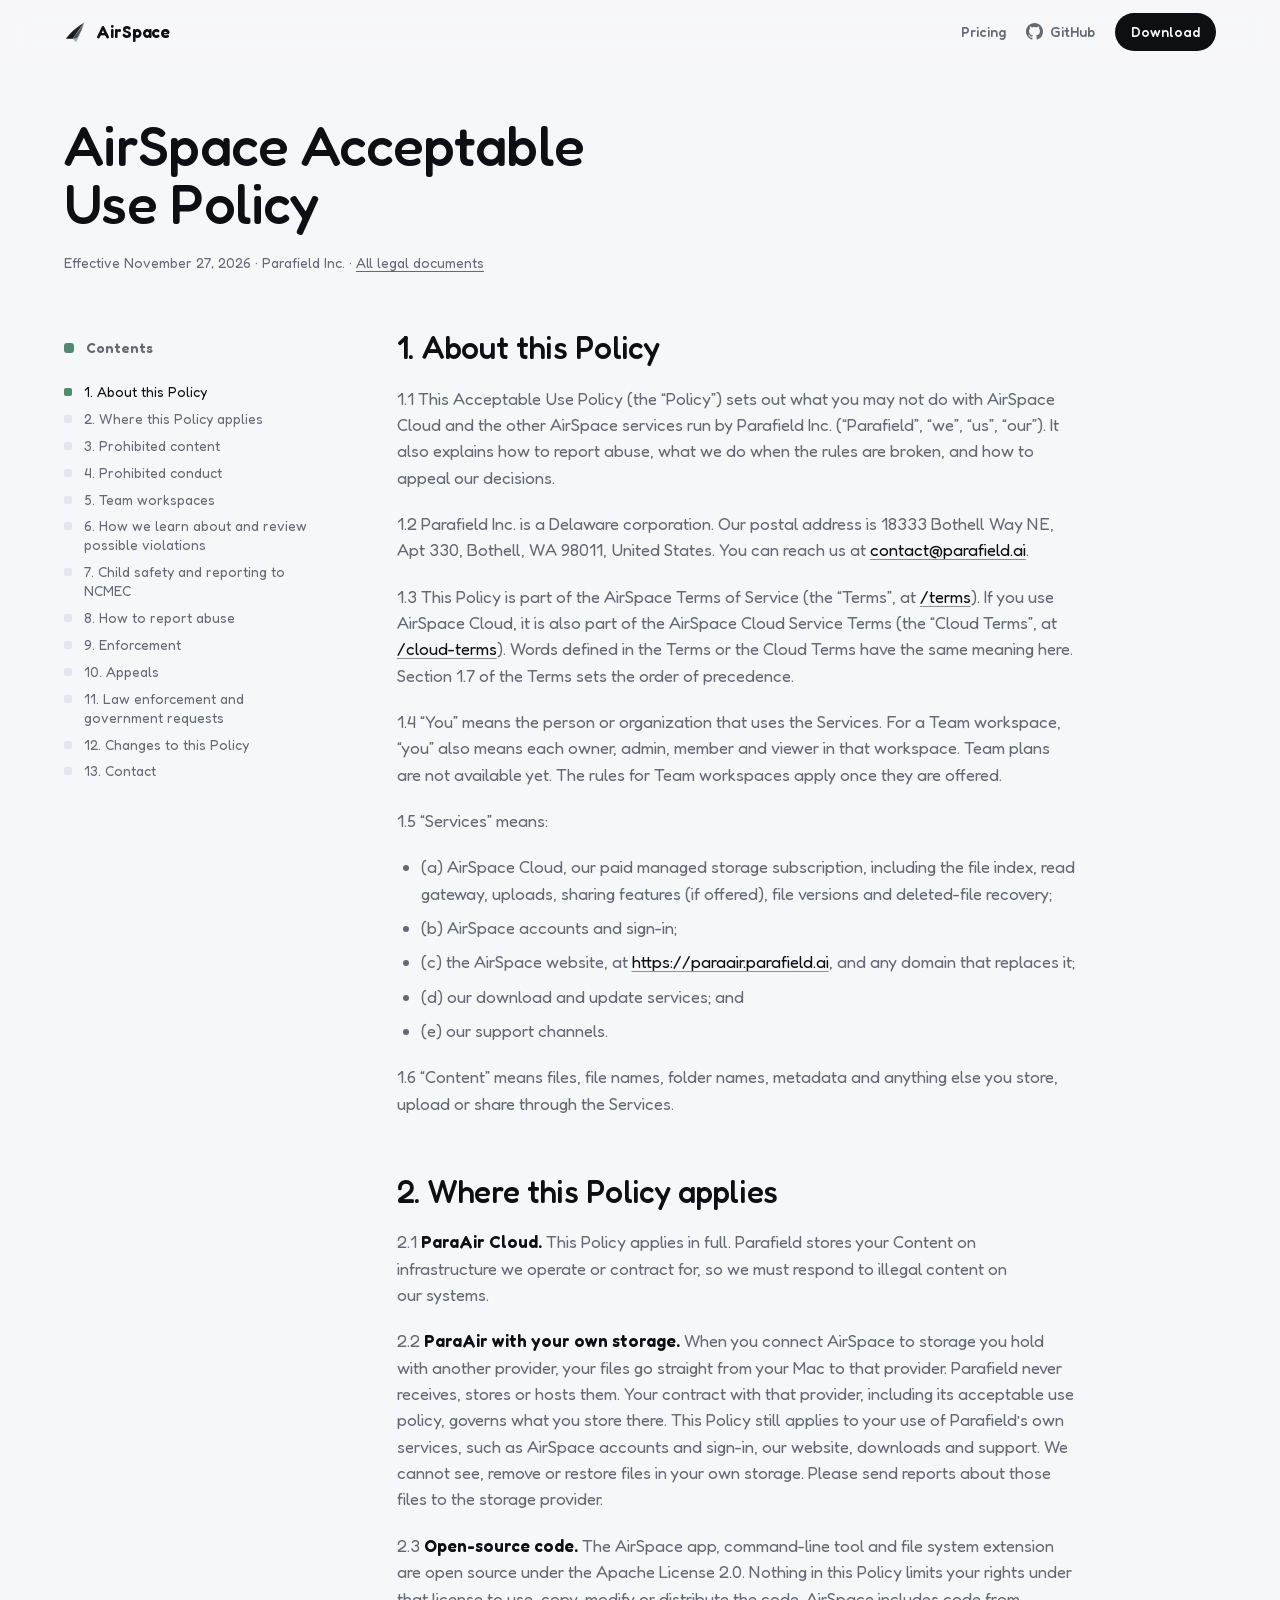
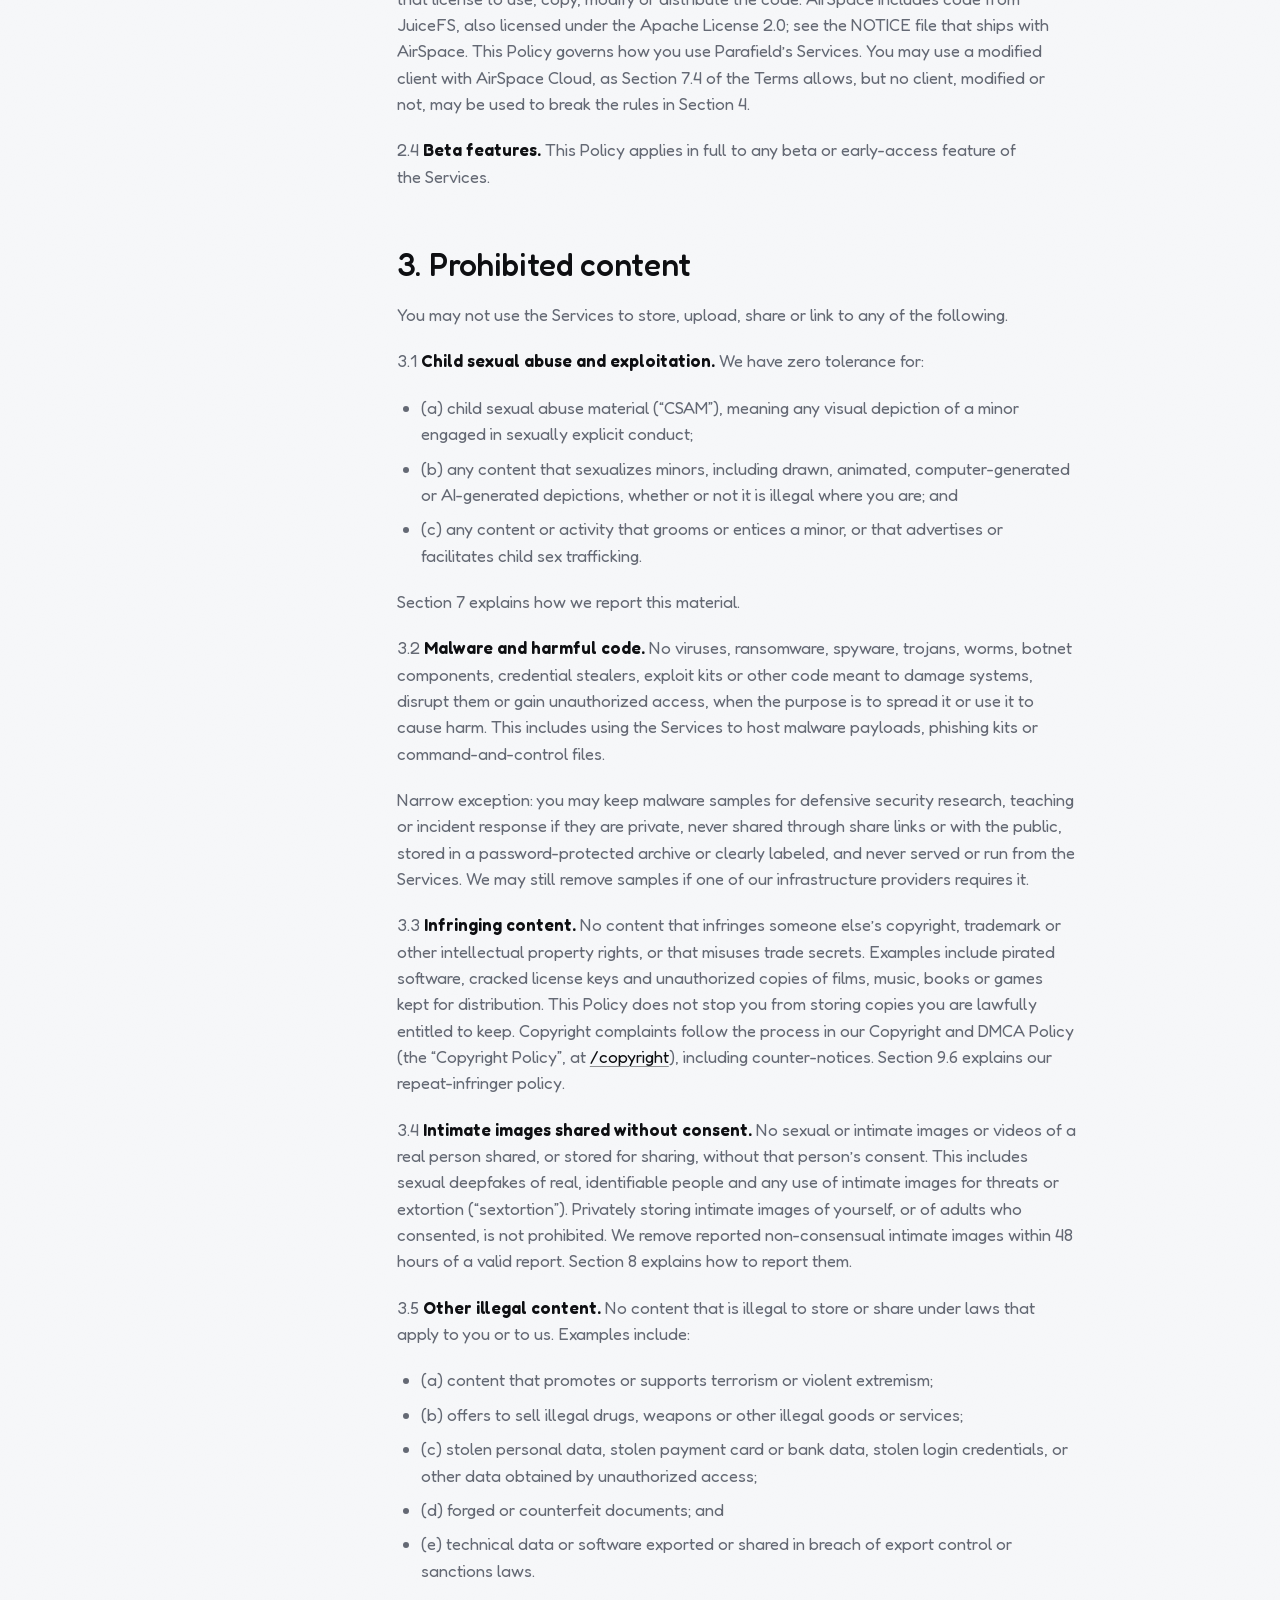
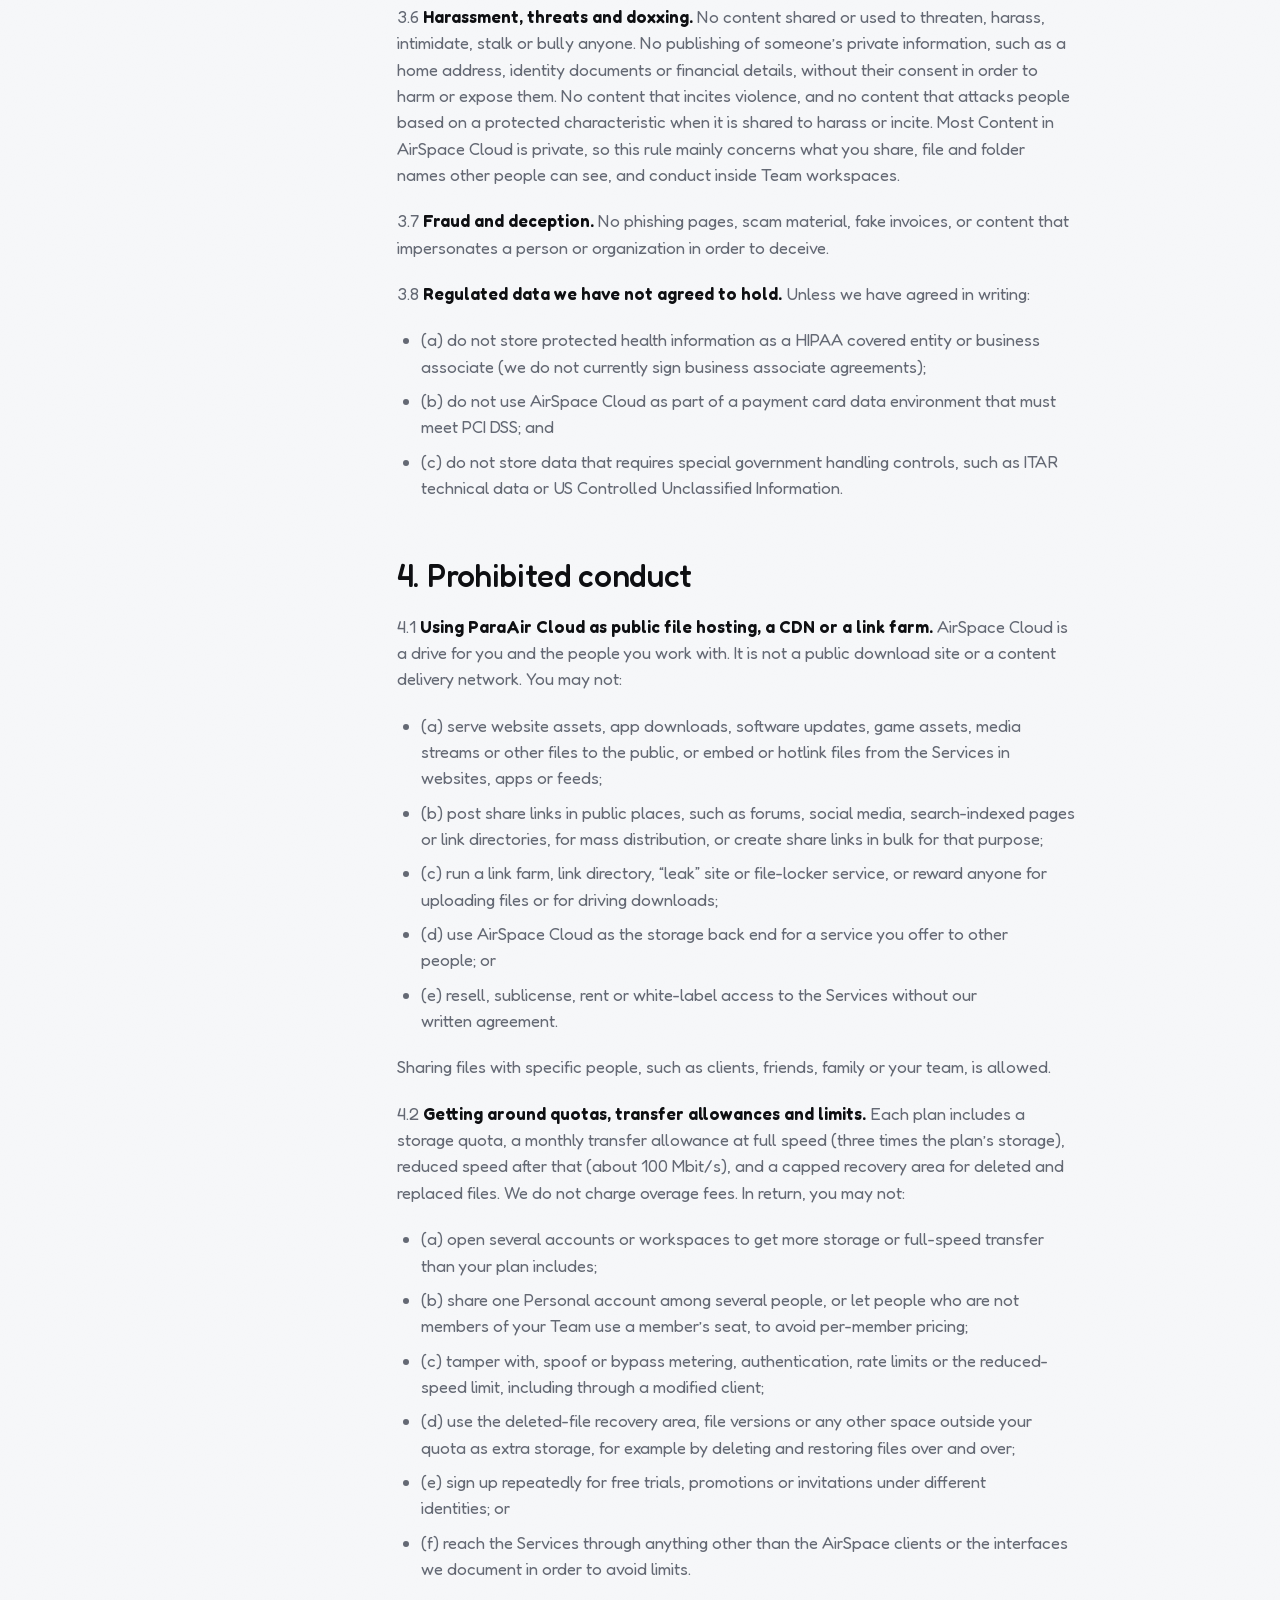
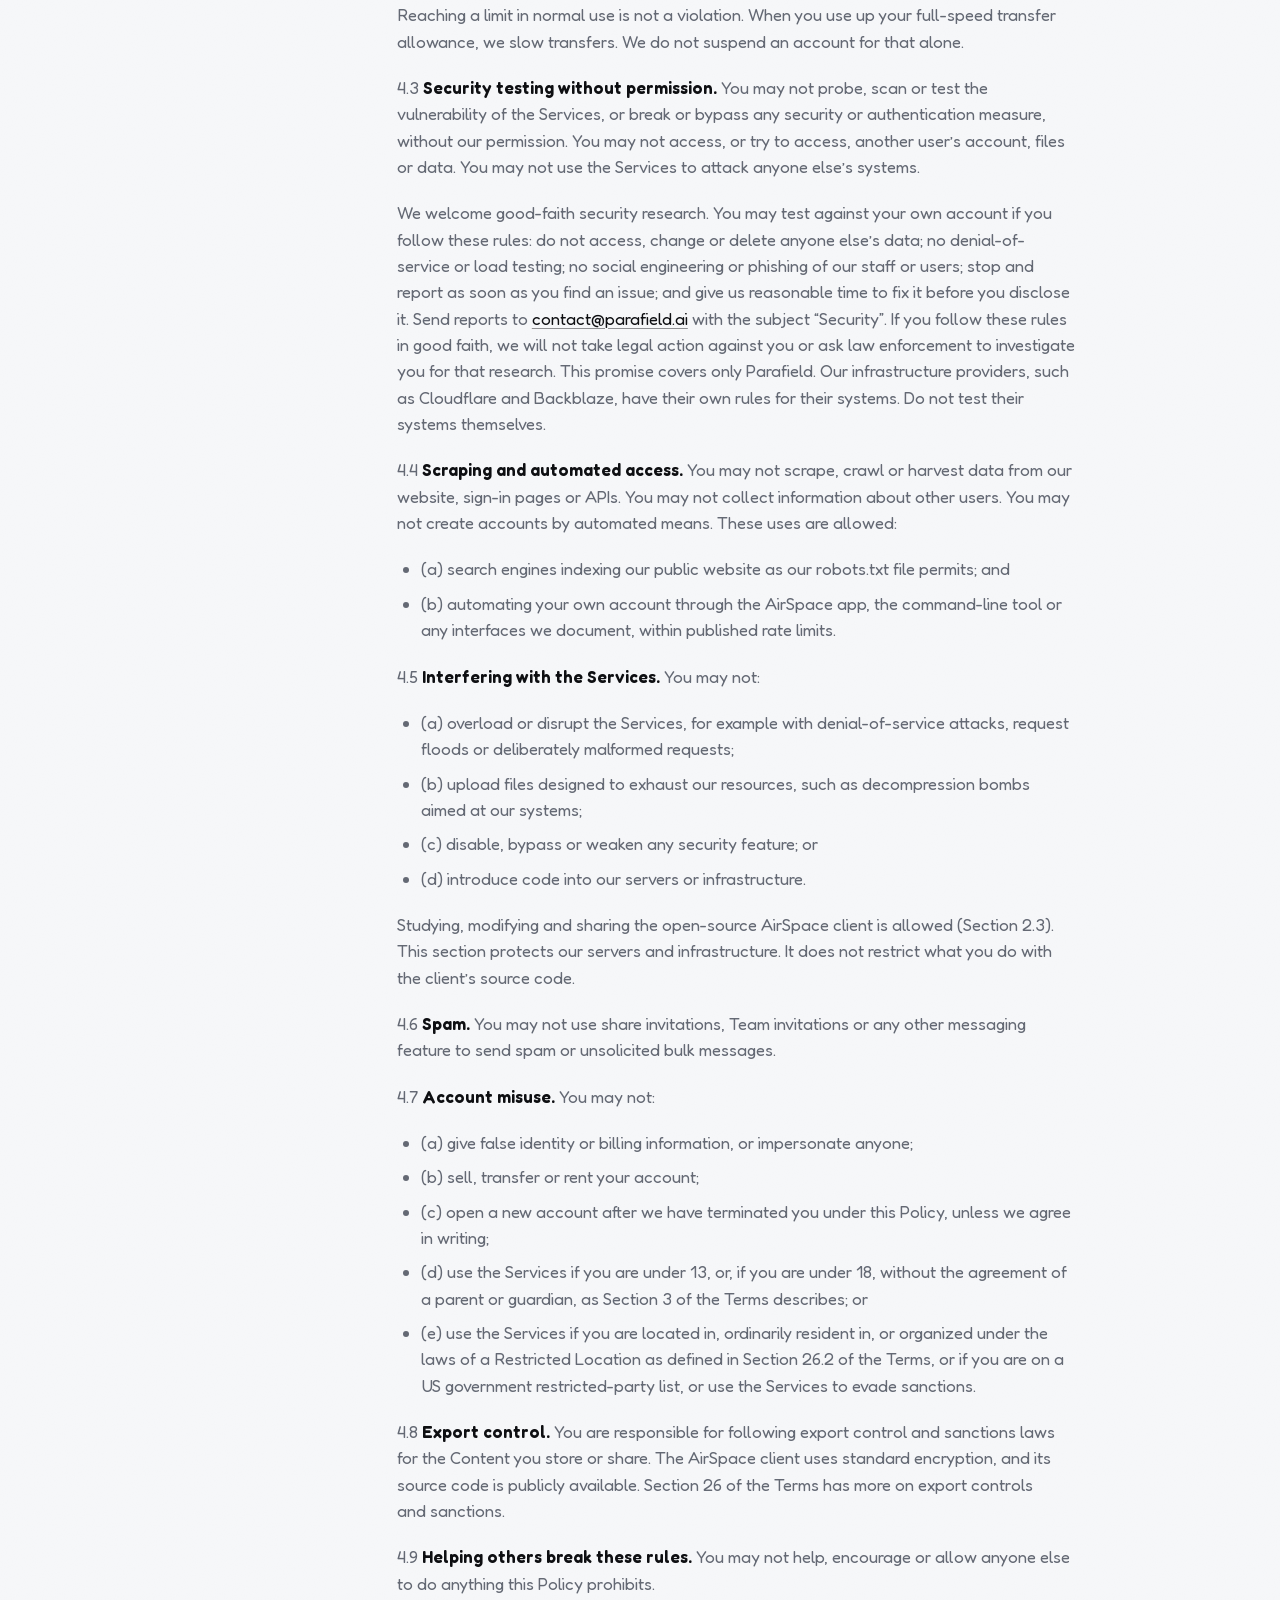
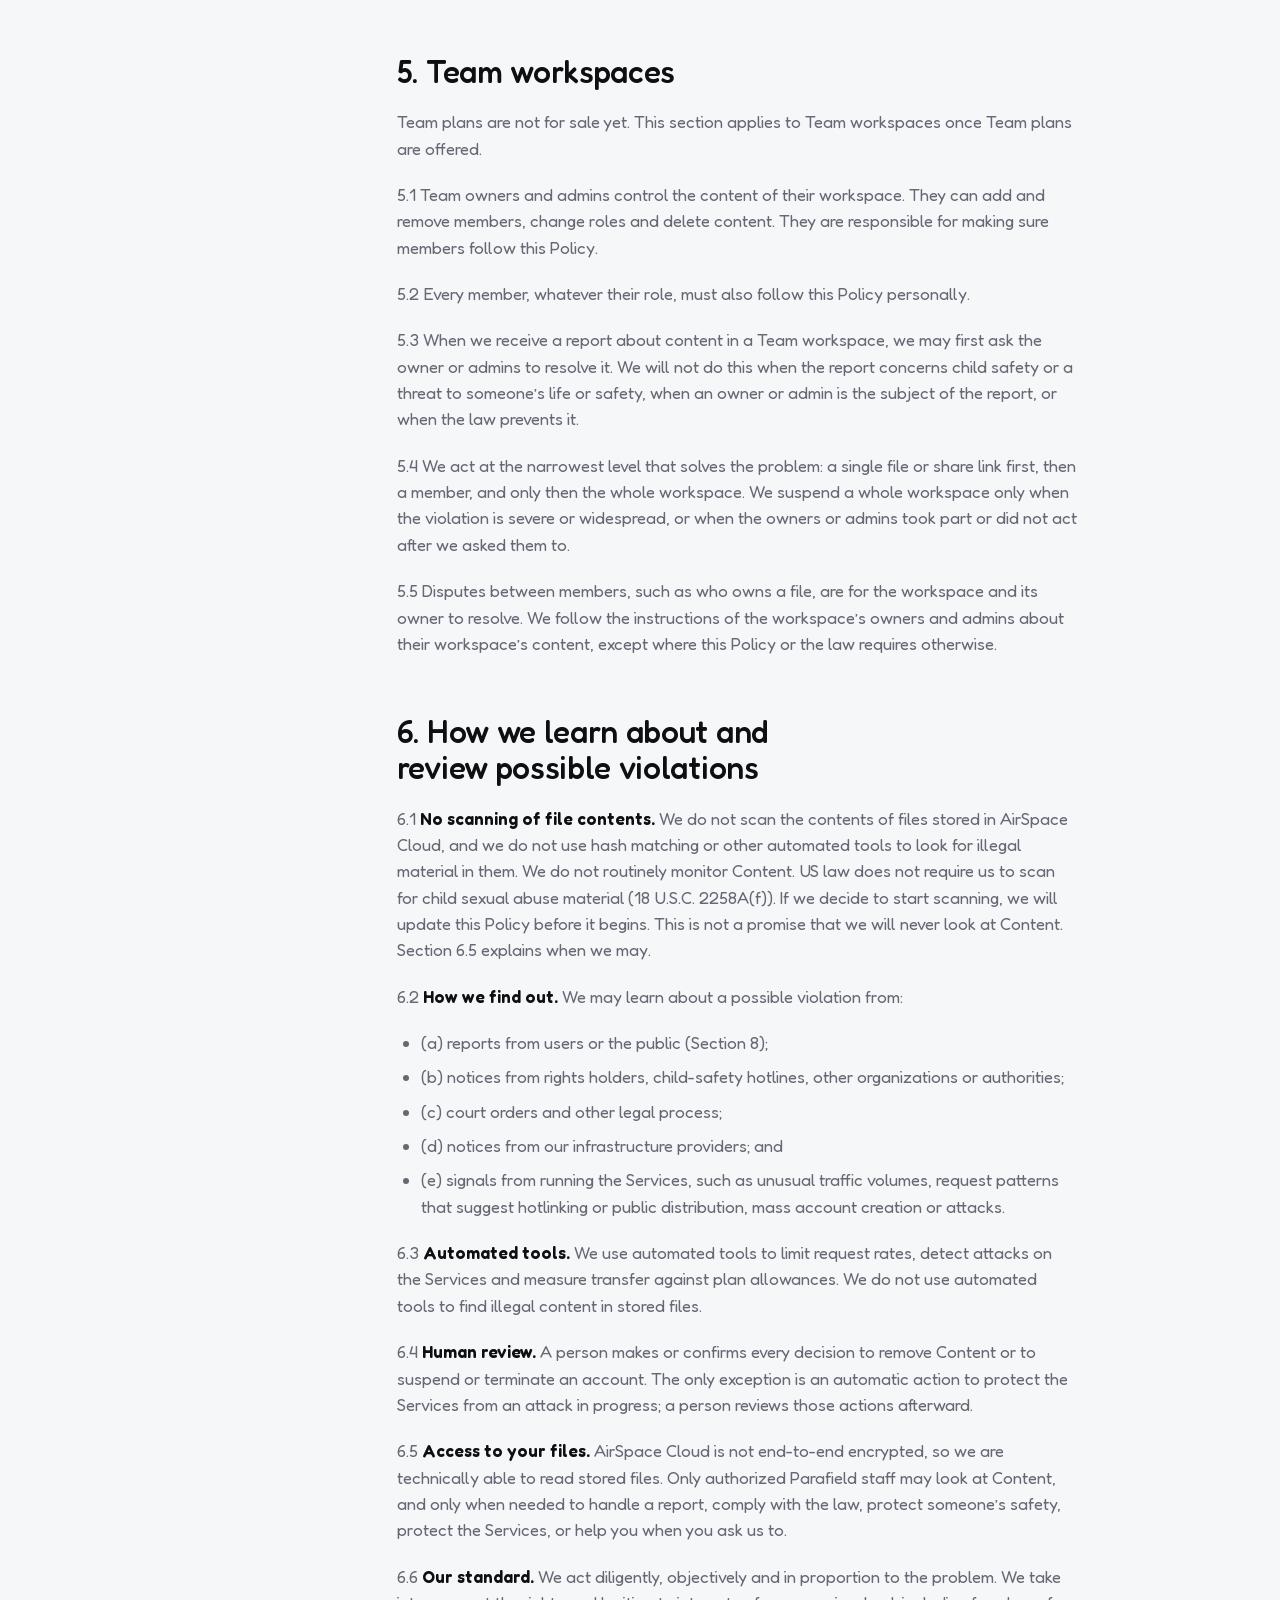
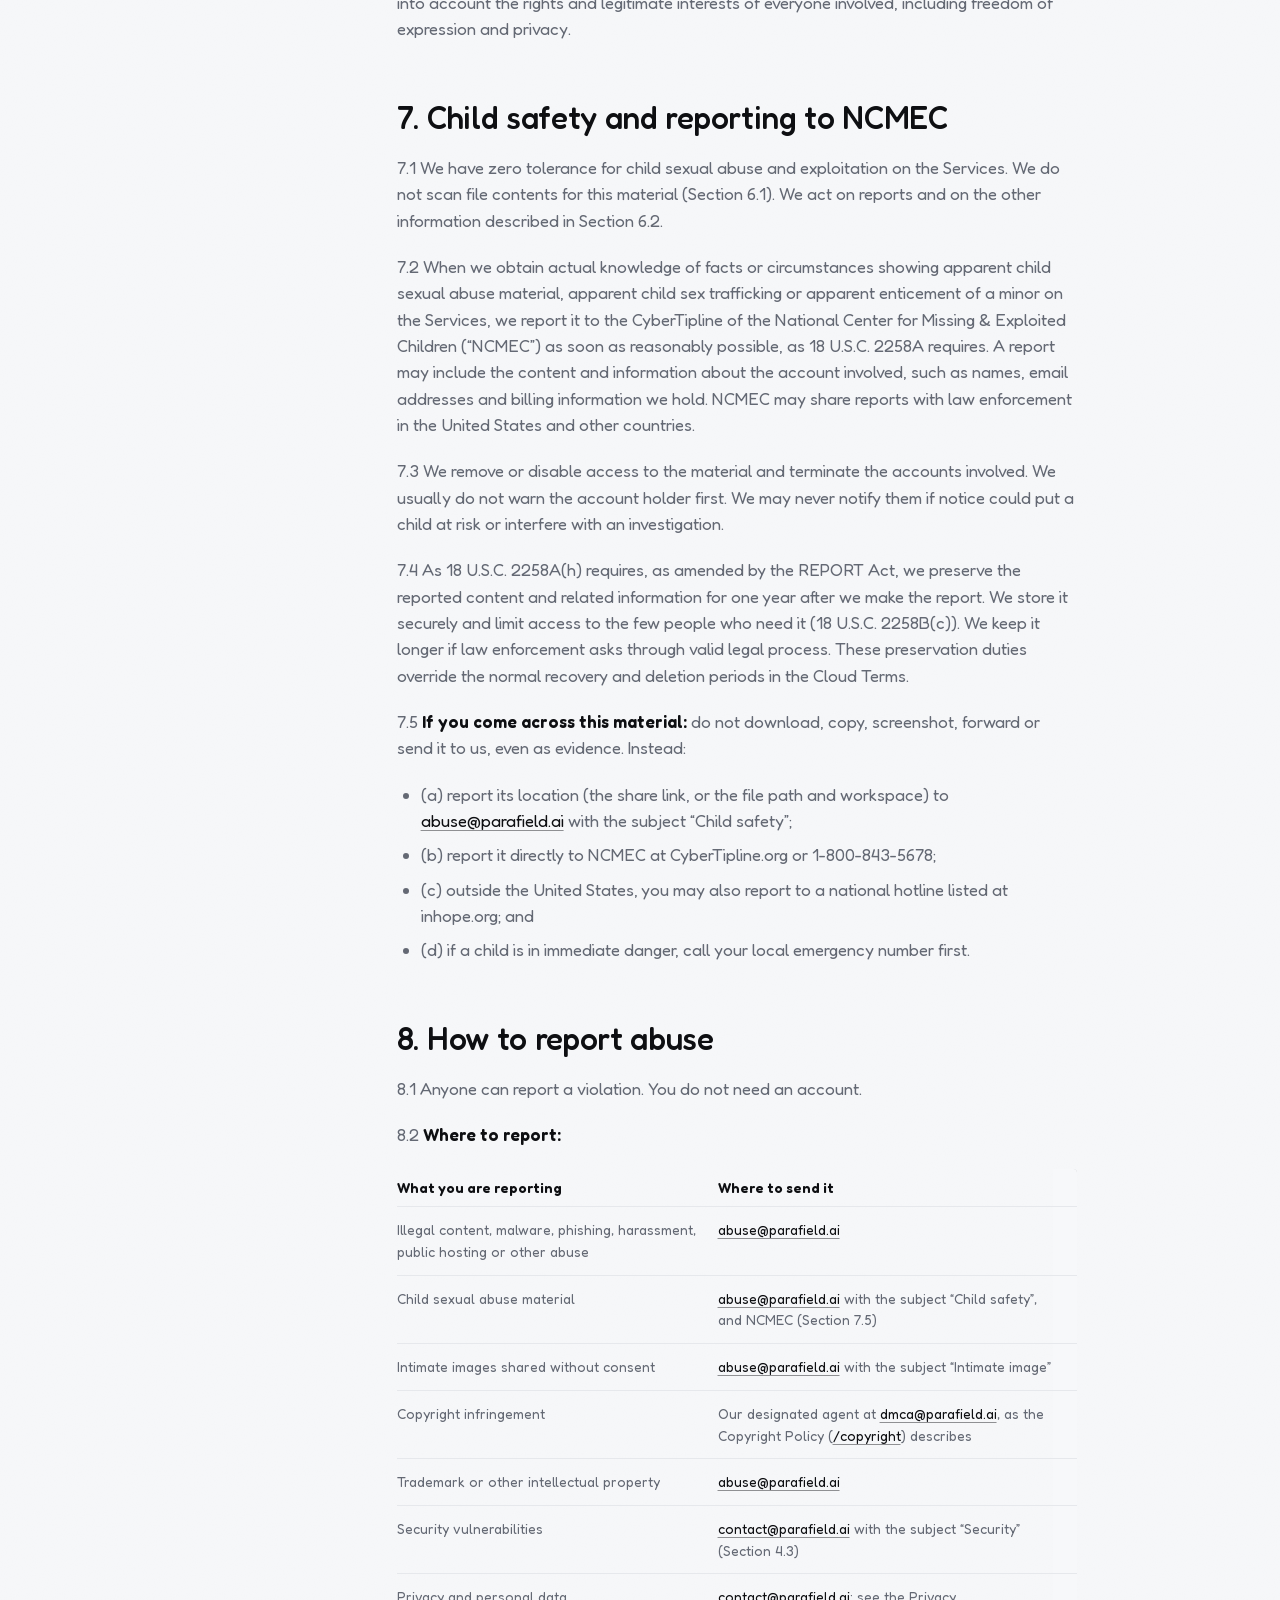
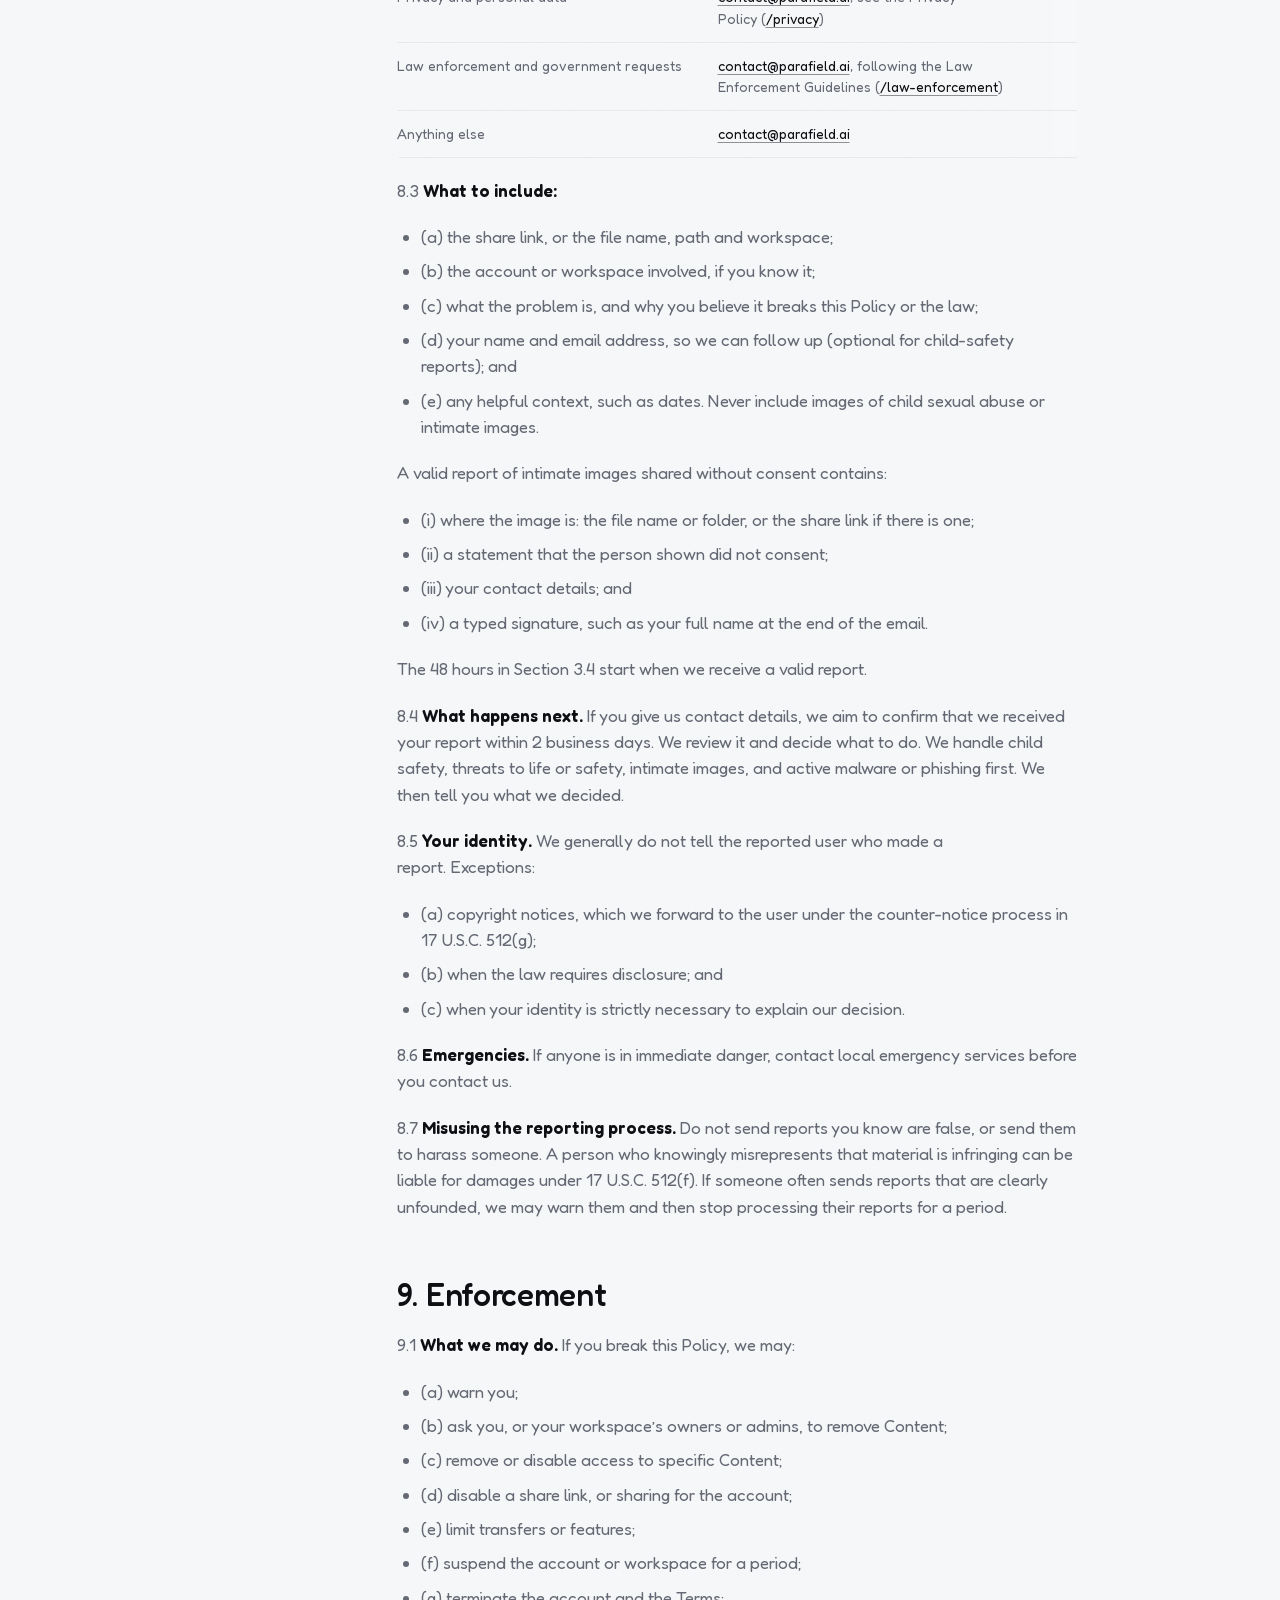
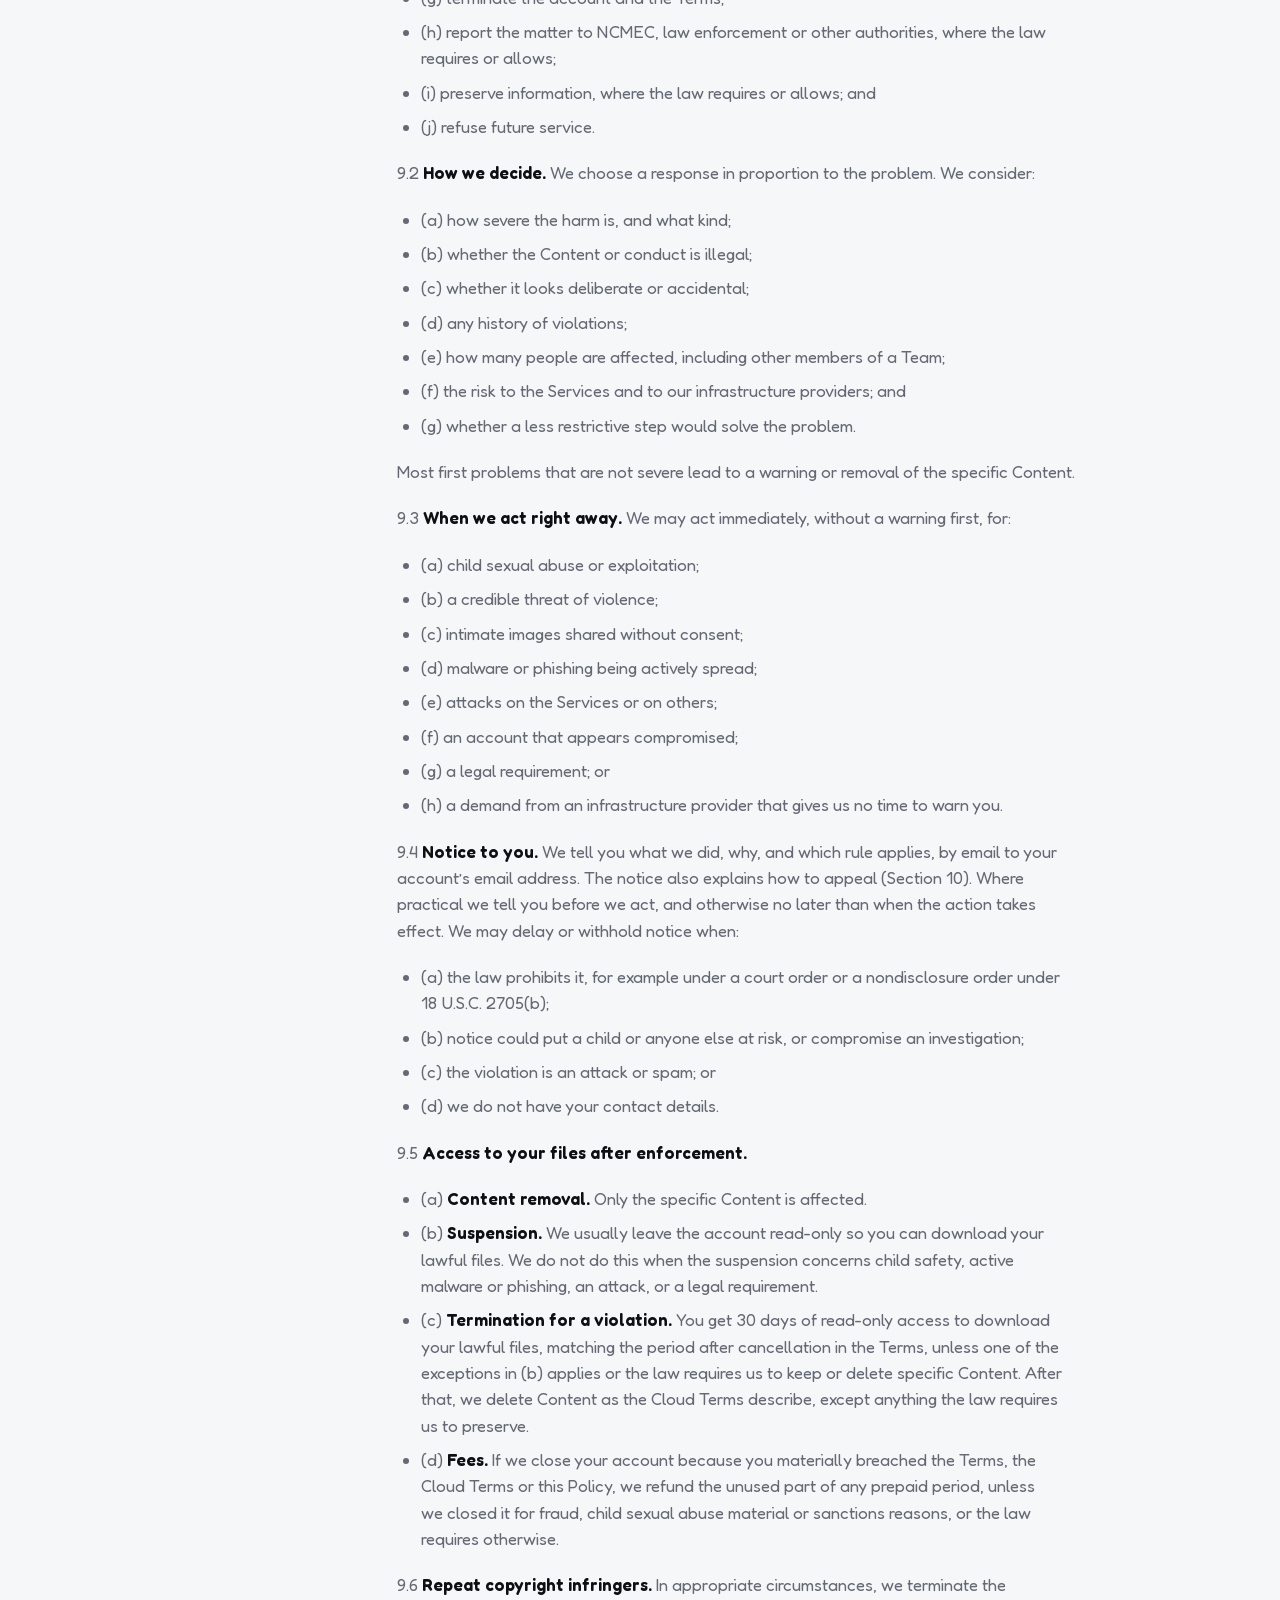
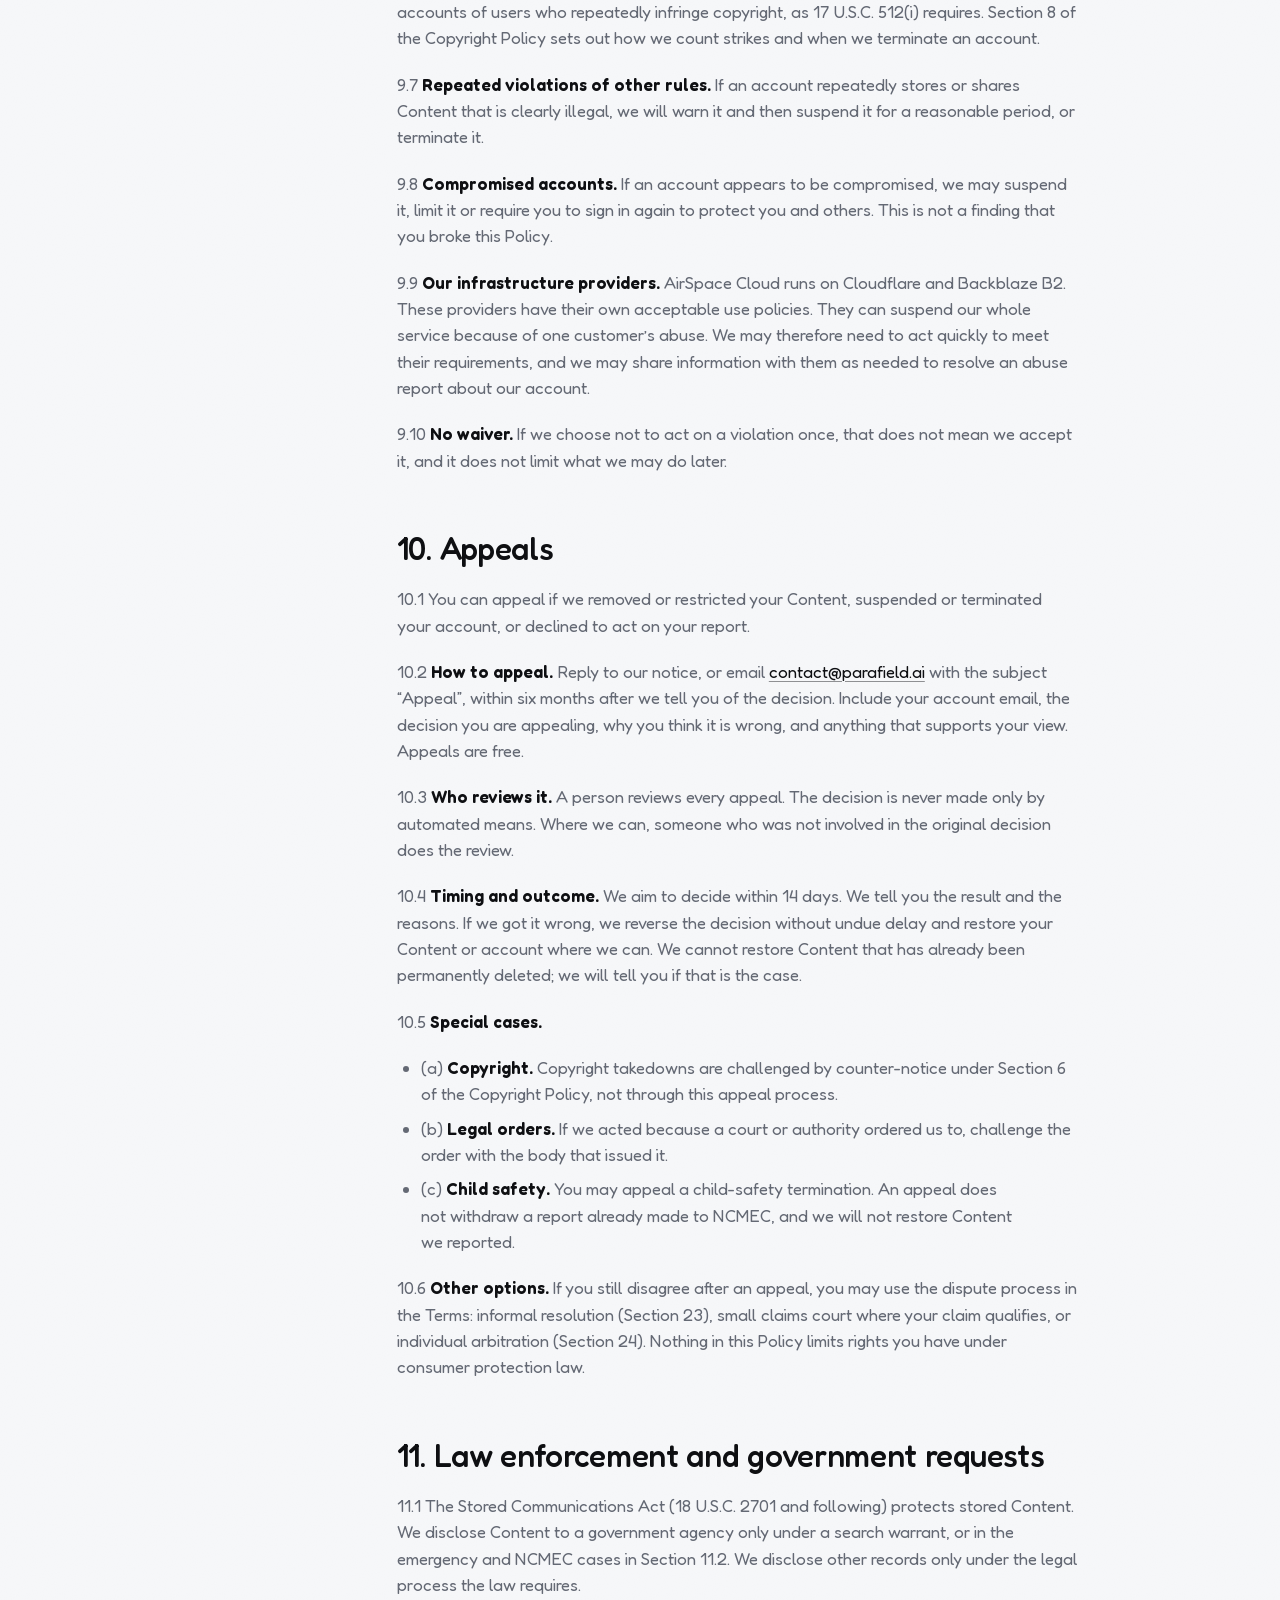
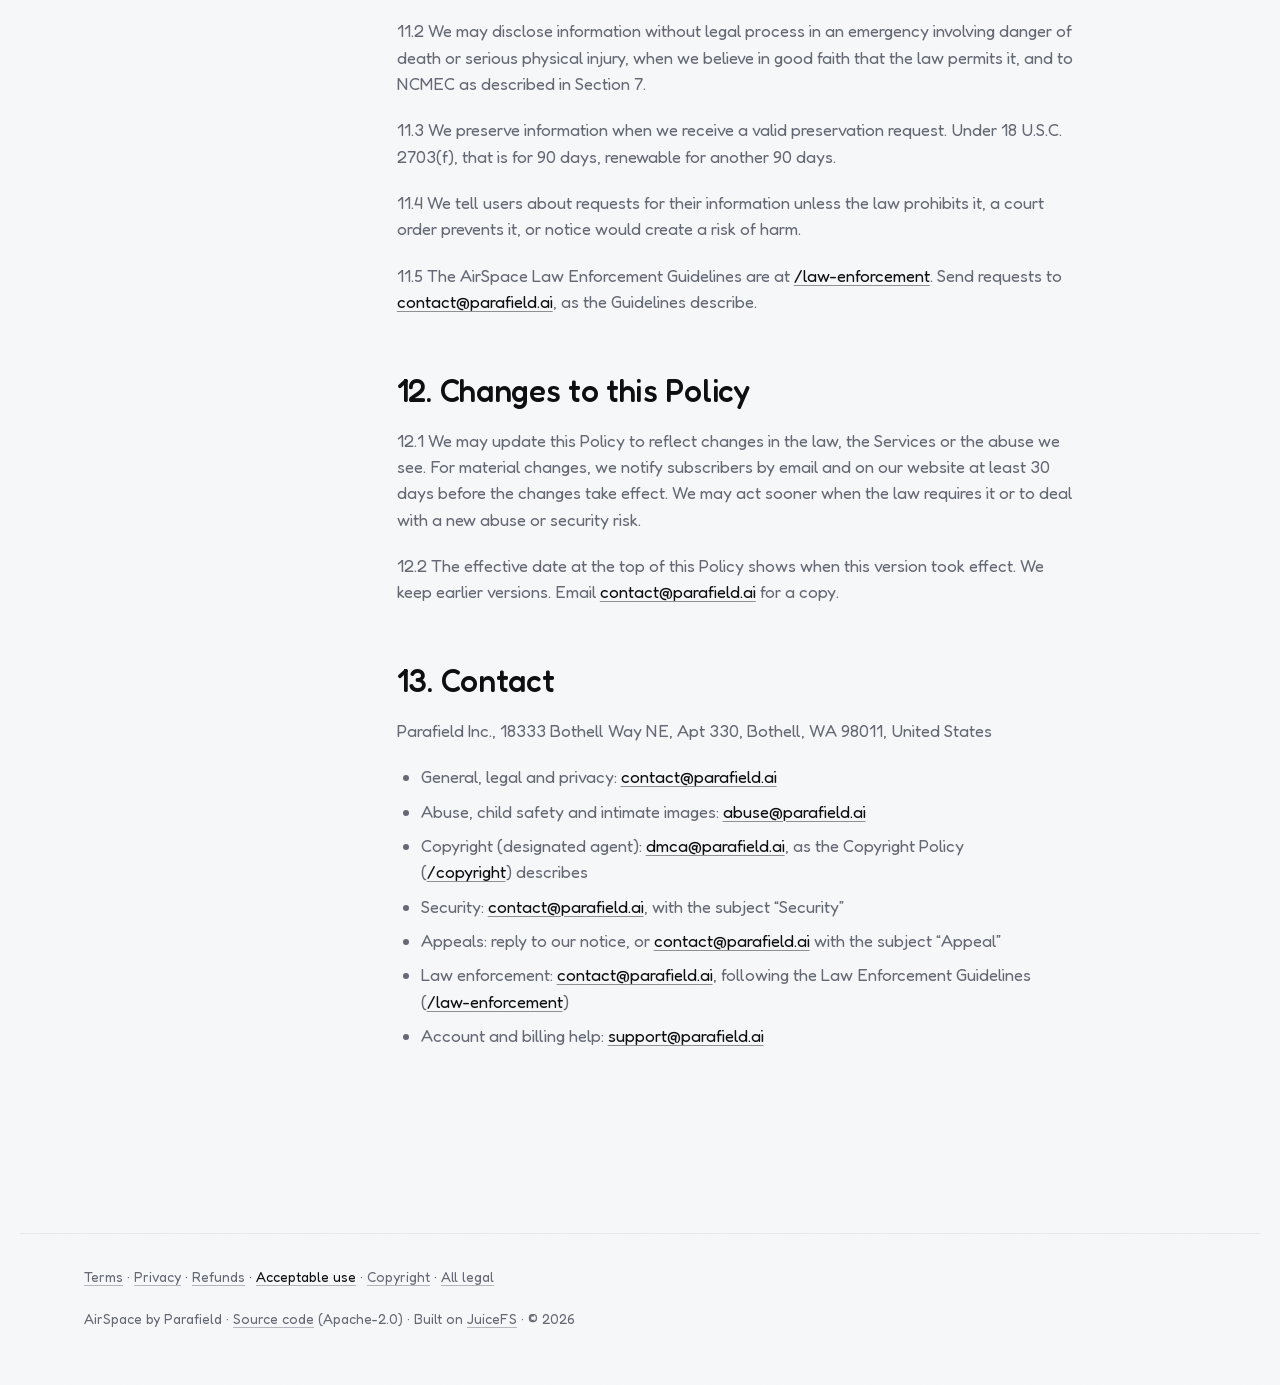
<file: site/acceptable-use.html>
<!doctype html>
<html lang="en">
<head>
  <meta charset="utf-8">
  <meta name="viewport" content="width=device-width, initial-scale=1">
  <title>AirSpace Acceptable Use Policy · AirSpace</title>
  <meta name="description" content="What you may not store or do, and how to report abuse.">
  <meta name="color-scheme" content="light">
  <link rel="canonical" href="https://paraair.parafield.ai/acceptable-use">
  <meta property="og:type" content="website">
  <meta property="og:site_name" content="AirSpace">
  <meta property="og:url" content="https://paraair.parafield.ai/acceptable-use">
  <meta property="og:title" content="AirSpace Acceptable Use Policy">
  <meta property="og:description" content="What you may not store or do, and how to report abuse.">
  <meta property="og:image" content="https://paraair.parafield.ai/og-card.png">
  <meta property="og:image:width" content="1200">
  <meta property="og:image:height" content="630">
  <meta property="og:image:alt" content="The AirSpace paper plane and the words: Cloud storage, as a Mac drive.">
  <meta name="twitter:card" content="summary_large_image">
  <meta name="twitter:title" content="AirSpace Acceptable Use Policy">
  <meta name="twitter:description" content="What you may not store or do, and how to report abuse.">
  <meta name="twitter:image" content="https://paraair.parafield.ai/og-card.png">
  <meta name="twitter:image:alt" content="The AirSpace paper plane and the words: Cloud storage, as a Mac drive.">
  <link rel="icon" href="glide.svg" type="image/svg+xml">
  <link rel="stylesheet" href="styles.css">
</head>
<body class="legal-page">
  <a class="skip" href="#main">Skip to content</a>
  <header class="masthead">
    <a class="brand" href="/" aria-label="AirSpace home">
      <svg class="brand-mark" viewBox="0 0 100 100" aria-hidden="true"><!-- mark --><defs><linearGradient id="bm-wingLit" gradientUnits="userSpaceOnUse" x1="93.6" y1="4" x2="6.4" y2="81.2"><stop offset="0" stop-color="#33353B"/><stop offset="1" stop-color="#0E0F12"/></linearGradient><linearGradient id="bm-keelLit" gradientUnits="userSpaceOnUse" x1="93.6" y1="4" x2="55.1" y2="96"><stop offset="0" stop-color="#D9DBDF"/><stop offset="1" stop-color="#9A9EA6"/></linearGradient><linearGradient id="bm-wing" gradientUnits="userSpaceOnUse" x1="93.6" y1="4" x2="40.2" y2="81.1"><stop offset="0" stop-color="#74787F"/><stop offset="1" stop-color="#42454C"/></linearGradient></defs><path fill="url(#bm-wingLit)" d="M89.6 9.8L40.2 81.1Q25.8 79.1 11.4 81.2Q6.4 81.2 10.1 77.9Q42.3 35.4 88.4 8.6Q93.6 4 89.6 9.8Z"/><path fill="url(#bm-keelLit)" d="M83.9 20.7L40.2 81.1Q46.5 86.5 51.9 92.8Q55.1 96 56.7 91.8Q77.4 59 83.9 20.7Z"/><path fill="url(#bm-wing)" d="M90.7 10.4Q82.9 43.9 62.9 71.9Q60.8 76.5 55.9 77.6Q47.8 78.2 40.2 81.1L89.6 9.8Q93.6 4 90.7 10.4Z"/><path fill="none" stroke="#FFFFFF" stroke-opacity="0.42" stroke-width="0.9" stroke-linecap="round" d="M90 9.2L40.2 81.1"/><path fill="none" stroke="#FFFFFF" stroke-opacity=".35" stroke-width="0.6" stroke-linecap="round" d="M10.1 77.9Q42.3 35.4 88.4 8.6"/><!-- /mark --></svg>
      <span>AirSpace</span>
    </a>
    <nav class="nav" aria-label="Primary">
      <div class="nav-group">
        <a class="nav-link" href="/pricing">Pricing</a>
        <a class="nav-link" href="https://github.com/parafieldai/ParaAir" aria-label="AirSpace source code on GitHub">
          <svg class="nav-icon" viewBox="0 0 16 16" aria-hidden="true"><path d="M8 0C3.58 0 0 3.58 0 8c0 3.54 2.29 6.53 5.47 7.59.4.07.55-.17.55-.38 0-.19-.01-.82-.01-1.49-2.01.37-2.53-.49-2.69-.94-.09-.23-.48-.94-.82-1.13-.28-.15-.68-.52-.01-.53.63-.01 1.08.58 1.23.82.72 1.21 1.87.87 2.33.66.07-.52.28-.87.51-1.07-1.78-.2-3.64-.89-3.64-3.95 0-.87.31-1.59.82-2.15-.08-.2-.36-1.02.08-2.12 0 0 .67-.21 2.2.82.64-.18 1.32-.27 2-.27.68 0 1.36.09 2 .27 1.53-1.04 2.2-.82 2.2-.82.44 1.1.16 1.92.08 2.12.51.56.82 1.27.82 2.15 0 3.07-1.87 3.75-3.65 3.95.29.25.54.73.54 1.48 0 1.07-.01 1.93-.01 2.2 0 .21.15.46.55.38A8.013 8.013 0 0 0 16 8c0-4.42-3.58-8-8-8z"/></svg>
          <span class="nav-label">GitHub</span>
        </a>
      </div>
      <a class="nav-cta" href="/#access">Download</a>
    </nav>
  </header>
  <main id="main" class="legal">
    <div class="legal-head">
      <h1>AirSpace Acceptable Use Policy</h1>
      <p class="doc-meta">Effective November 27, 2026 · Parafield Inc. · <a href="/legal">All legal documents</a></p>
    </div>
    <div class="legal-body">
      <nav class="toc" aria-label="Contents"><details><summary>Contents</summary><ol role="list"><li><a href="#1">1. About this Policy</a></li><li><a href="#2">2. Where this Policy applies</a></li><li><a href="#3">3. Prohibited content</a></li><li><a href="#4">4. Prohibited conduct</a></li><li><a href="#5">5. Team workspaces</a></li><li><a href="#6">6. How we learn about and review possible violations</a></li><li><a href="#7">7. Child safety and reporting to NCMEC</a></li><li><a href="#8">8. How to report abuse</a></li><li><a href="#9">9. Enforcement</a></li><li><a href="#10">10. Appeals</a></li><li><a href="#11">11. Law enforcement and government requests</a></li><li><a href="#12">12. Changes to this Policy</a></li><li><a href="#13">13. Contact</a></li></ol></details></nav>
      <article class="doc">
        <h2 id="1"><a class="anchor" href="#1">1. About this Policy</a></h2>
        <p class="clause" id="1.1"><a class="anchor clause-number" href="#1.1">1.1</a> This Acceptable Use Policy (the “Policy”) sets out what you may not do with AirSpace Cloud and the other AirSpace services run by Parafield Inc. (“Parafield”, “we”, “us”, “our”). It also explains how to report abuse, what we do when the rules are broken, and how to appeal our decisions.</p>
        <p class="clause" id="1.2"><a class="anchor clause-number" href="#1.2">1.2</a> Parafield Inc. is a Delaware corporation. Our postal address is 18333 Bothell Way NE, Apt 330, Bothell, WA 98011, United States. You can reach us at <a href="mailto:contact@parafield.ai">contact@parafield.ai</a>.</p>
        <p class="clause" id="1.3"><a class="anchor clause-number" href="#1.3">1.3</a> This Policy is part of the AirSpace Terms of Service (the “Terms”, at <a href="/terms">/terms</a>). If you use AirSpace Cloud, it is also part of the AirSpace Cloud Service Terms (the “Cloud Terms”, at <a href="/cloud-terms">/cloud-terms</a>). Words defined in the Terms or the Cloud Terms have the same meaning here. Section 1.7 of the Terms sets the order of precedence.</p>
        <p class="clause" id="1.4"><a class="anchor clause-number" href="#1.4">1.4</a> “You” means the person or organization that uses the Services. For a Team workspace, “you” also means each owner, admin, member and viewer in that workspace. Team plans are not available yet. The rules for Team workspaces apply once they are offered.</p>
        <p class="clause" id="1.5"><a class="anchor clause-number" href="#1.5">1.5</a> “Services” means:</p>
        <ul><li>(a) AirSpace Cloud, our paid managed storage subscription, including the file index, read gateway, uploads, sharing features (if offered), file versions and deleted-file recovery;</li><li>(b) AirSpace accounts and sign-in;</li><li>(c) the AirSpace website, at <a href="https://paraair.parafield.ai" rel="noopener">https://paraair.parafield.ai</a>, and any domain that replaces it;</li><li>(d) our download and update services; and</li><li>(e) our support channels.</li></ul>
        <p class="clause" id="1.6"><a class="anchor clause-number" href="#1.6">1.6</a> “Content” means files, file names, folder names, metadata and anything else you store, upload or share through the Services.</p>
        <h2 id="2"><a class="anchor" href="#2">2. Where this Policy applies</a></h2>
        <p class="clause" id="2.1"><a class="anchor clause-number" href="#2.1">2.1</a> <strong>ParaAir Cloud.</strong> This Policy applies in full. Parafield stores your Content on infrastructure we operate or contract for, so we must respond to illegal content on our systems.</p>
        <p class="clause" id="2.2"><a class="anchor clause-number" href="#2.2">2.2</a> <strong>ParaAir with your own storage.</strong> When you connect AirSpace to storage you hold with another provider, your files go straight from your Mac to that provider. Parafield never receives, stores or hosts them. Your contract with that provider, including its acceptable use policy, governs what you store there. This Policy still applies to your use of Parafield’s own services, such as AirSpace accounts and sign-in, our website, downloads and support. We cannot see, remove or restore files in your own storage. Please send reports about those files to the storage provider.</p>
        <p class="clause" id="2.3"><a class="anchor clause-number" href="#2.3">2.3</a> <strong>Open-source code.</strong> The AirSpace app, command-line tool and file system extension are open source under the Apache License 2.0. Nothing in this Policy limits your rights under that license to use, copy, modify or distribute the code. AirSpace includes code from JuiceFS, also licensed under the Apache License 2.0; see the NOTICE file that ships with AirSpace. This Policy governs how you use Parafield’s Services. You may use a modified client with AirSpace Cloud, as Section 7.4 of the Terms allows, but no client, modified or not, may be used to break the rules in Section 4.</p>
        <p class="clause" id="2.4"><a class="anchor clause-number" href="#2.4">2.4</a> <strong>Beta features.</strong> This Policy applies in full to any beta or early-access feature of the Services.</p>
        <h2 id="3"><a class="anchor" href="#3">3. Prohibited content</a></h2>
        <p>You may not use the Services to store, upload, share or link to any of the following.</p>
        <p class="clause" id="3.1"><a class="anchor clause-number" href="#3.1">3.1</a> <strong>Child sexual abuse and exploitation.</strong> We have zero tolerance for:</p>
        <ul><li>(a) child sexual abuse material (“CSAM”), meaning any visual depiction of a minor engaged in sexually explicit conduct;</li><li>(b) any content that sexualizes minors, including drawn, animated, computer-generated or AI-generated depictions, whether or not it is illegal where you are; and</li><li>(c) any content or activity that grooms or entices a minor, or that advertises or facilitates child sex trafficking.</li></ul>
        <p>Section 7 explains how we report this material.</p>
        <p class="clause" id="3.2"><a class="anchor clause-number" href="#3.2">3.2</a> <strong>Malware and harmful code.</strong> No viruses, ransomware, spyware, trojans, worms, botnet components, credential stealers, exploit kits or other code meant to damage systems, disrupt them or gain unauthorized access, when the purpose is to spread it or use it to cause harm. This includes using the Services to host malware payloads, phishing kits or command-and-control files.</p>
        <p>Narrow exception: you may keep malware samples for defensive security research, teaching or incident response if they are private, never shared through share links or with the public, stored in a password-protected archive or clearly labeled, and never served or run from the Services. We may still remove samples if one of our infrastructure providers requires it.</p>
        <p class="clause" id="3.3"><a class="anchor clause-number" href="#3.3">3.3</a> <strong>Infringing content.</strong> No content that infringes someone else’s copyright, trademark or other intellectual property rights, or that misuses trade secrets. Examples include pirated software, cracked license keys and unauthorized copies of films, music, books or games kept for distribution. This Policy does not stop you from storing copies you are lawfully entitled to keep. Copyright complaints follow the process in our Copyright and DMCA Policy (the “Copyright Policy”, at <a href="/copyright">/copyright</a>), including counter-notices. Section 9.6 explains our repeat-infringer policy.</p>
        <p class="clause" id="3.4"><a class="anchor clause-number" href="#3.4">3.4</a> <strong>Intimate images shared without consent.</strong> No sexual or intimate images or videos of a real person shared, or stored for sharing, without that person’s consent. This includes sexual deepfakes of real, identifiable people and any use of intimate images for threats or extortion (“sextortion”). Privately storing intimate images of yourself, or of adults who consented, is not prohibited. We remove reported non-consensual intimate images within 48 hours of a valid report. Section 8 explains how to report them.</p>
        <p class="clause" id="3.5"><a class="anchor clause-number" href="#3.5">3.5</a> <strong>Other illegal content.</strong> No content that is illegal to store or share under laws that apply to you or to us. Examples include:</p>
        <ul><li>(a) content that promotes or supports terrorism or violent extremism;</li><li>(b) offers to sell illegal drugs, weapons or other illegal goods or services;</li><li>(c) stolen personal data, stolen payment card or bank data, stolen login credentials, or other data obtained by unauthorized access;</li><li>(d) forged or counterfeit documents; and</li><li>(e) technical data or software exported or shared in breach of export control or sanctions laws.</li></ul>
        <p class="clause" id="3.6"><a class="anchor clause-number" href="#3.6">3.6</a> <strong>Harassment, threats and doxxing.</strong> No content shared or used to threaten, harass, intimidate, stalk or bully anyone. No publishing of someone’s private information, such as a home address, identity documents or financial details, without their consent in order to harm or expose them. No content that incites violence, and no content that attacks people based on a protected characteristic when it is shared to harass or incite. Most Content in AirSpace Cloud is private, so this rule mainly concerns what you share, file and folder names other people can see, and conduct inside Team workspaces.</p>
        <p class="clause" id="3.7"><a class="anchor clause-number" href="#3.7">3.7</a> <strong>Fraud and deception.</strong> No phishing pages, scam material, fake invoices, or content that impersonates a person or organization in order to deceive.</p>
        <p class="clause" id="3.8"><a class="anchor clause-number" href="#3.8">3.8</a> <strong>Regulated data we have not agreed to hold.</strong> Unless we have agreed in writing:</p>
        <ul><li>(a) do not store protected health information as a HIPAA covered entity or business associate (we do not currently sign business associate agreements);</li><li>(b) do not use AirSpace Cloud as part of a payment card data environment that must meet PCI DSS; and</li><li>(c) do not store data that requires special government handling controls, such as ITAR technical data or US Controlled Unclassified Information.</li></ul>
        <h2 id="4"><a class="anchor" href="#4">4. Prohibited conduct</a></h2>
        <p class="clause" id="4.1"><a class="anchor clause-number" href="#4.1">4.1</a> <strong>Using ParaAir Cloud as public file hosting, a CDN or a link farm.</strong> AirSpace Cloud is a drive for you and the people you work with. It is not a public download site or a content delivery network. You may not:</p>
        <ul><li>(a) serve website assets, app downloads, software updates, game assets, media streams or other files to the public, or embed or hotlink files from the Services in websites, apps or feeds;</li><li>(b) post share links in public places, such as forums, social media, search-indexed pages or link directories, for mass distribution, or create share links in bulk for that purpose;</li><li>(c) run a link farm, link directory, “leak” site or file-locker service, or reward anyone for uploading files or for driving downloads;</li><li>(d) use AirSpace Cloud as the storage back end for a service you offer to other people; or</li><li>(e) resell, sublicense, rent or white-label access to the Services without our written agreement.</li></ul>
        <p>Sharing files with specific people, such as clients, friends, family or your team, is allowed.</p>
        <p class="clause" id="4.2"><a class="anchor clause-number" href="#4.2">4.2</a> <strong>Getting around quotas, transfer allowances and limits.</strong> Each plan includes a storage quota, a monthly transfer allowance at full speed (three times the plan’s storage), reduced speed after that (about 100 Mbit/s), and a capped recovery area for deleted and replaced files. We do not charge overage fees. In return, you may not:</p>
        <ul><li>(a) open several accounts or workspaces to get more storage or full-speed transfer than your plan includes;</li><li>(b) share one Personal account among several people, or let people who are not members of your Team use a member’s seat, to avoid per-member pricing;</li><li>(c) tamper with, spoof or bypass metering, authentication, rate limits or the reduced-speed limit, including through a modified client;</li><li>(d) use the deleted-file recovery area, file versions or any other space outside your quota as extra storage, for example by deleting and restoring files over and over;</li><li>(e) sign up repeatedly for free trials, promotions or invitations under different identities; or</li><li>(f) reach the Services through anything other than the AirSpace clients or the interfaces we document in order to avoid limits.</li></ul>
        <p>Reaching a limit in normal use is not a violation. When you use up your full-speed transfer allowance, we slow transfers. We do not suspend an account for that alone.</p>
        <p class="clause" id="4.3"><a class="anchor clause-number" href="#4.3">4.3</a> <strong>Security testing without permission.</strong> You may not probe, scan or test the vulnerability of the Services, or break or bypass any security or authentication measure, without our permission. You may not access, or try to access, another user’s account, files or data. You may not use the Services to attack anyone else’s systems.</p>
        <p>We welcome good-faith security research. You may test against your own account if you follow these rules: do not access, change or delete anyone else’s data; no denial-of-service or load testing; no social engineering or phishing of our staff or users; stop and report as soon as you find an issue; and give us reasonable time to fix it before you disclose it. Send reports to <a href="mailto:contact@parafield.ai">contact@parafield.ai</a> with the subject “Security”. If you follow these rules in good faith, we will not take legal action against you or ask law enforcement to investigate you for that research. This promise covers only Parafield. Our infrastructure providers, such as Cloudflare and Backblaze, have their own rules for their systems. Do not test their systems themselves.</p>
        <p class="clause" id="4.4"><a class="anchor clause-number" href="#4.4">4.4</a> <strong>Scraping and automated access.</strong> You may not scrape, crawl or harvest data from our website, sign-in pages or APIs. You may not collect information about other users. You may not create accounts by automated means. These uses are allowed:</p>
        <ul><li>(a) search engines indexing our public website as our robots.txt file permits; and</li><li>(b) automating your own account through the AirSpace app, the command-line tool or any interfaces we document, within published rate limits.</li></ul>
        <p class="clause" id="4.5"><a class="anchor clause-number" href="#4.5">4.5</a> <strong>Interfering with the Services.</strong> You may not:</p>
        <ul><li>(a) overload or disrupt the Services, for example with denial-of-service attacks, request floods or deliberately malformed requests;</li><li>(b) upload files designed to exhaust our resources, such as decompression bombs aimed at our systems;</li><li>(c) disable, bypass or weaken any security feature; or</li><li>(d) introduce code into our servers or infrastructure.</li></ul>
        <p>Studying, modifying and sharing the open-source AirSpace client is allowed (Section 2.3). This section protects our servers and infrastructure. It does not restrict what you do with the client’s source code.</p>
        <p class="clause" id="4.6"><a class="anchor clause-number" href="#4.6">4.6</a> <strong>Spam.</strong> You may not use share invitations, Team invitations or any other messaging feature to send spam or unsolicited bulk messages.</p>
        <p class="clause" id="4.7"><a class="anchor clause-number" href="#4.7">4.7</a> <strong>Account misuse.</strong> You may not:</p>
        <ul><li>(a) give false identity or billing information, or impersonate anyone;</li><li>(b) sell, transfer or rent your account;</li><li>(c) open a new account after we have terminated you under this Policy, unless we agree in writing;</li><li>(d) use the Services if you are under 13, or, if you are under 18, without the agreement of a parent or guardian, as Section 3 of the Terms describes; or</li><li>(e) use the Services if you are located in, ordinarily resident in, or organized under the laws of a Restricted Location as defined in Section 26.2 of the Terms, or if you are on a US government restricted-party list, or use the Services to evade sanctions.</li></ul>
        <p class="clause" id="4.8"><a class="anchor clause-number" href="#4.8">4.8</a> <strong>Export control.</strong> You are responsible for following export control and sanctions laws for the Content you store or share. The AirSpace client uses standard encryption, and its source code is publicly available. Section 26 of the Terms has more on export controls and sanctions.</p>
        <p class="clause" id="4.9"><a class="anchor clause-number" href="#4.9">4.9</a> <strong>Helping others break these rules.</strong> You may not help, encourage or allow anyone else to do anything this Policy prohibits.</p>
        <h2 id="5"><a class="anchor" href="#5">5. Team workspaces</a></h2>
        <p>Team plans are not for sale yet. This section applies to Team workspaces once Team plans are offered.</p>
        <p class="clause" id="5.1"><a class="anchor clause-number" href="#5.1">5.1</a> Team owners and admins control the content of their workspace. They can add and remove members, change roles and delete content. They are responsible for making sure members follow this Policy.</p>
        <p class="clause" id="5.2"><a class="anchor clause-number" href="#5.2">5.2</a> Every member, whatever their role, must also follow this Policy personally.</p>
        <p class="clause" id="5.3"><a class="anchor clause-number" href="#5.3">5.3</a> When we receive a report about content in a Team workspace, we may first ask the owner or admins to resolve it. We will not do this when the report concerns child safety or a threat to someone’s life or safety, when an owner or admin is the subject of the report, or when the law prevents it.</p>
        <p class="clause" id="5.4"><a class="anchor clause-number" href="#5.4">5.4</a> We act at the narrowest level that solves the problem: a single file or share link first, then a member, and only then the whole workspace. We suspend a whole workspace only when the violation is severe or widespread, or when the owners or admins took part or did not act after we asked them to.</p>
        <p class="clause" id="5.5"><a class="anchor clause-number" href="#5.5">5.5</a> Disputes between members, such as who owns a file, are for the workspace and its owner to resolve. We follow the instructions of the workspace’s owners and admins about their workspace’s content, except where this Policy or the law requires otherwise.</p>
        <h2 id="6"><a class="anchor" href="#6">6. How we learn about and review possible violations</a></h2>
        <p class="clause" id="6.1"><a class="anchor clause-number" href="#6.1">6.1</a> <strong>No scanning of file contents.</strong> We do not scan the contents of files stored in AirSpace Cloud, and we do not use hash matching or other automated tools to look for illegal material in them. We do not routinely monitor Content. US law does not require us to scan for child sexual abuse material (18 U.S.C. 2258A(f)). If we decide to start scanning, we will update this Policy before it begins. This is not a promise that we will never look at Content. Section 6.5 explains when we may.</p>
        <p class="clause" id="6.2"><a class="anchor clause-number" href="#6.2">6.2</a> <strong>How we find out.</strong> We may learn about a possible violation from:</p>
        <ul><li>(a) reports from users or the public (Section 8);</li><li>(b) notices from rights holders, child-safety hotlines, other organizations or authorities;</li><li>(c) court orders and other legal process;</li><li>(d) notices from our infrastructure providers; and</li><li>(e) signals from running the Services, such as unusual traffic volumes, request patterns that suggest hotlinking or public distribution, mass account creation or attacks.</li></ul>
        <p class="clause" id="6.3"><a class="anchor clause-number" href="#6.3">6.3</a> <strong>Automated tools.</strong> We use automated tools to limit request rates, detect attacks on the Services and measure transfer against plan allowances. We do not use automated tools to find illegal content in stored files.</p>
        <p class="clause" id="6.4"><a class="anchor clause-number" href="#6.4">6.4</a> <strong>Human review.</strong> A person makes or confirms every decision to remove Content or to suspend or terminate an account. The only exception is an automatic action to protect the Services from an attack in progress; a person reviews those actions afterward.</p>
        <p class="clause" id="6.5"><a class="anchor clause-number" href="#6.5">6.5</a> <strong>Access to your files.</strong> AirSpace Cloud is not end-to-end encrypted, so we are technically able to read stored files. Only authorized Parafield staff may look at Content, and only when needed to handle a report, comply with the law, protect someone’s safety, protect the Services, or help you when you ask us to.</p>
        <p class="clause" id="6.6"><a class="anchor clause-number" href="#6.6">6.6</a> <strong>Our standard.</strong> We act diligently, objectively and in proportion to the problem. We take into account the rights and legitimate interests of everyone involved, including freedom of expression and privacy.</p>
        <h2 id="7"><a class="anchor" href="#7">7. Child safety and reporting to NCMEC</a></h2>
        <p class="clause" id="7.1"><a class="anchor clause-number" href="#7.1">7.1</a> We have zero tolerance for child sexual abuse and exploitation on the Services. We do not scan file contents for this material (Section 6.1). We act on reports and on the other information described in Section 6.2.</p>
        <p class="clause" id="7.2"><a class="anchor clause-number" href="#7.2">7.2</a> When we obtain actual knowledge of facts or circumstances showing apparent child sexual abuse material, apparent child sex trafficking or apparent enticement of a minor on the Services, we report it to the CyberTipline of the National Center for Missing &amp; Exploited Children (“NCMEC”) as soon as reasonably possible, as 18 U.S.C. 2258A requires. A report may include the content and information about the account involved, such as names, email addresses and billing information we hold. NCMEC may share reports with law enforcement in the United States and other countries.</p>
        <p class="clause" id="7.3"><a class="anchor clause-number" href="#7.3">7.3</a> We remove or disable access to the material and terminate the accounts involved. We usually do not warn the account holder first. We may never notify them if notice could put a child at risk or interfere with an investigation.</p>
        <p class="clause" id="7.4"><a class="anchor clause-number" href="#7.4">7.4</a> As 18 U.S.C. 2258A(h) requires, as amended by the REPORT Act, we preserve the reported content and related information for one year after we make the report. We store it securely and limit access to the few people who need it (18 U.S.C. 2258B(c)). We keep it longer if law enforcement asks through valid legal process. These preservation duties override the normal recovery and deletion periods in the Cloud Terms.</p>
        <p class="clause" id="7.5"><a class="anchor clause-number" href="#7.5">7.5</a> <strong>If you come across this material:</strong> do not download, copy, screenshot, forward or send it to us, even as evidence. Instead:</p>
        <ul><li>(a) report its location (the share link, or the file path and workspace) to <a href="mailto:abuse@parafield.ai">abuse@parafield.ai</a> with the subject “Child safety”;</li><li>(b) report it directly to NCMEC at CyberTipline.org or 1-800-843-5678;</li><li>(c) outside the United States, you may also report to a national hotline listed at inhope.org; and</li><li>(d) if a child is in immediate danger, call your local emergency number first.</li></ul>
        <h2 id="8"><a class="anchor" href="#8">8. How to report abuse</a></h2>
        <p class="clause" id="8.1"><a class="anchor clause-number" href="#8.1">8.1</a> Anyone can report a violation. You do not need an account.</p>
        <p class="clause" id="8.2"><a class="anchor clause-number" href="#8.2">8.2</a> <strong>Where to report:</strong></p>
        <div class="table-scroll" tabindex="0" role="region" aria-label="Table: What you are reporting / Where to send it"><table><thead><tr><th scope="col">What you are reporting</th><th scope="col">Where to send it</th></tr></thead><tbody><tr><td>Illegal content, malware, phishing, harassment, public hosting or other abuse</td><td><a href="mailto:abuse@parafield.ai">abuse@parafield.ai</a></td></tr><tr><td>Child sexual abuse material</td><td><a href="mailto:abuse@parafield.ai">abuse@parafield.ai</a> with the subject “Child safety”, and NCMEC (Section 7.5)</td></tr><tr><td>Intimate images shared without consent</td><td><a href="mailto:abuse@parafield.ai">abuse@parafield.ai</a> with the subject “Intimate image”</td></tr><tr><td>Copyright infringement</td><td>Our designated agent at <a href="mailto:dmca@parafield.ai">dmca@parafield.ai</a>, as the Copyright Policy (<a href="/copyright">/copyright</a>) describes</td></tr><tr><td>Trademark or other intellectual property</td><td><a href="mailto:abuse@parafield.ai">abuse@parafield.ai</a></td></tr><tr><td>Security vulnerabilities</td><td><a href="mailto:contact@parafield.ai">contact@parafield.ai</a> with the subject “Security” (Section 4.3)</td></tr><tr><td>Privacy and personal data</td><td><a href="mailto:contact@parafield.ai">contact@parafield.ai</a>; see the Privacy Policy (<a href="/privacy">/privacy</a>)</td></tr><tr><td>Law enforcement and government requests</td><td><a href="mailto:contact@parafield.ai">contact@parafield.ai</a>, following the Law Enforcement Guidelines (<a href="/law-enforcement">/law-enforcement</a>)</td></tr><tr><td>Anything else</td><td><a href="mailto:contact@parafield.ai">contact@parafield.ai</a></td></tr></tbody></table></div>
        <p class="clause" id="8.3"><a class="anchor clause-number" href="#8.3">8.3</a> <strong>What to include:</strong></p>
        <ul><li>(a) the share link, or the file name, path and workspace;</li><li>(b) the account or workspace involved, if you know it;</li><li>(c) what the problem is, and why you believe it breaks this Policy or the law;</li><li>(d) your name and email address, so we can follow up (optional for child-safety reports); and</li><li>(e) any helpful context, such as dates. Never include images of child sexual abuse or intimate images.</li></ul>
        <p>A valid report of intimate images shared without consent contains:</p>
        <ul><li>(i) where the image is: the file name or folder, or the share link if there is one;</li><li>(ii) a statement that the person shown did not consent;</li><li>(iii) your contact details; and</li><li>(iv) a typed signature, such as your full name at the end of the email.</li></ul>
        <p>The 48 hours in Section 3.4 start when we receive a valid report.</p>
        <p class="clause" id="8.4"><a class="anchor clause-number" href="#8.4">8.4</a> <strong>What happens next.</strong> If you give us contact details, we aim to confirm that we received your report within 2 business days. We review it and decide what to do. We handle child safety, threats to life or safety, intimate images, and active malware or phishing first. We then tell you what we decided.</p>
        <p class="clause" id="8.5"><a class="anchor clause-number" href="#8.5">8.5</a> <strong>Your identity.</strong> We generally do not tell the reported user who made a report. Exceptions:</p>
        <ul><li>(a) copyright notices, which we forward to the user under the counter-notice process in 17 U.S.C. 512(g);</li><li>(b) when the law requires disclosure; and</li><li>(c) when your identity is strictly necessary to explain our decision.</li></ul>
        <p class="clause" id="8.6"><a class="anchor clause-number" href="#8.6">8.6</a> <strong>Emergencies.</strong> If anyone is in immediate danger, contact local emergency services before you contact us.</p>
        <p class="clause" id="8.7"><a class="anchor clause-number" href="#8.7">8.7</a> <strong>Misusing the reporting process.</strong> Do not send reports you know are false, or send them to harass someone. A person who knowingly misrepresents that material is infringing can be liable for damages under 17 U.S.C. 512(f). If someone often sends reports that are clearly unfounded, we may warn them and then stop processing their reports for a period.</p>
        <h2 id="9"><a class="anchor" href="#9">9. Enforcement</a></h2>
        <p class="clause" id="9.1"><a class="anchor clause-number" href="#9.1">9.1</a> <strong>What we may do.</strong> If you break this Policy, we may:</p>
        <ul><li>(a) warn you;</li><li>(b) ask you, or your workspace’s owners or admins, to remove Content;</li><li>(c) remove or disable access to specific Content;</li><li>(d) disable a share link, or sharing for the account;</li><li>(e) limit transfers or features;</li><li>(f) suspend the account or workspace for a period;</li><li>(g) terminate the account and the Terms;</li><li>(h) report the matter to NCMEC, law enforcement or other authorities, where the law requires or allows;</li><li>(i) preserve information, where the law requires or allows; and</li><li>(j) refuse future service.</li></ul>
        <p class="clause" id="9.2"><a class="anchor clause-number" href="#9.2">9.2</a> <strong>How we decide.</strong> We choose a response in proportion to the problem. We consider:</p>
        <ul><li>(a) how severe the harm is, and what kind;</li><li>(b) whether the Content or conduct is illegal;</li><li>(c) whether it looks deliberate or accidental;</li><li>(d) any history of violations;</li><li>(e) how many people are affected, including other members of a Team;</li><li>(f) the risk to the Services and to our infrastructure providers; and</li><li>(g) whether a less restrictive step would solve the problem.</li></ul>
        <p>Most first problems that are not severe lead to a warning or removal of the specific Content.</p>
        <p class="clause" id="9.3"><a class="anchor clause-number" href="#9.3">9.3</a> <strong>When we act right away.</strong> We may act immediately, without a warning first, for:</p>
        <ul><li>(a) child sexual abuse or exploitation;</li><li>(b) a credible threat of violence;</li><li>(c) intimate images shared without consent;</li><li>(d) malware or phishing being actively spread;</li><li>(e) attacks on the Services or on others;</li><li>(f) an account that appears compromised;</li><li>(g) a legal requirement; or</li><li>(h) a demand from an infrastructure provider that gives us no time to warn you.</li></ul>
        <p class="clause" id="9.4"><a class="anchor clause-number" href="#9.4">9.4</a> <strong>Notice to you.</strong> We tell you what we did, why, and which rule applies, by email to your account’s email address. The notice also explains how to appeal (Section 10). Where practical we tell you before we act, and otherwise no later than when the action takes effect. We may delay or withhold notice when:</p>
        <ul><li>(a) the law prohibits it, for example under a court order or a nondisclosure order under 18 U.S.C. 2705(b);</li><li>(b) notice could put a child or anyone else at risk, or compromise an investigation;</li><li>(c) the violation is an attack or spam; or</li><li>(d) we do not have your contact details.</li></ul>
        <p class="clause" id="9.5"><a class="anchor clause-number" href="#9.5">9.5</a> <strong>Access to your files after enforcement.</strong></p>
        <ul><li>(a) <strong>Content removal.</strong> Only the specific Content is affected.</li><li>(b) <strong>Suspension.</strong> We usually leave the account read-only so you can download your lawful files. We do not do this when the suspension concerns child safety, active malware or phishing, an attack, or a legal requirement.</li><li>(c) <strong>Termination for a violation.</strong> You get 30 days of read-only access to download your lawful files, matching the period after cancellation in the Terms, unless one of the exceptions in (b) applies or the law requires us to keep or delete specific Content. After that, we delete Content as the Cloud Terms describe, except anything the law requires us to preserve.</li><li>(d) <strong>Fees.</strong> If we close your account because you materially breached the Terms, the Cloud Terms or this Policy, we refund the unused part of any prepaid period, unless we closed it for fraud, child sexual abuse material or sanctions reasons, or the law requires otherwise.</li></ul>
        <p class="clause" id="9.6"><a class="anchor clause-number" href="#9.6">9.6</a> <strong>Repeat copyright infringers.</strong> In appropriate circumstances, we terminate the accounts of users who repeatedly infringe copyright, as 17 U.S.C. 512(i) requires. Section 8 of the Copyright Policy sets out how we count strikes and when we terminate an account.</p>
        <p class="clause" id="9.7"><a class="anchor clause-number" href="#9.7">9.7</a> <strong>Repeated violations of other rules.</strong> If an account repeatedly stores or shares Content that is clearly illegal, we will warn it and then suspend it for a reasonable period, or terminate it.</p>
        <p class="clause" id="9.8"><a class="anchor clause-number" href="#9.8">9.8</a> <strong>Compromised accounts.</strong> If an account appears to be compromised, we may suspend it, limit it or require you to sign in again to protect you and others. This is not a finding that you broke this Policy.</p>
        <p class="clause" id="9.9"><a class="anchor clause-number" href="#9.9">9.9</a> <strong>Our infrastructure providers.</strong> AirSpace Cloud runs on Cloudflare and Backblaze B2. These providers have their own acceptable use policies. They can suspend our whole service because of one customer’s abuse. We may therefore need to act quickly to meet their requirements, and we may share information with them as needed to resolve an abuse report about our account.</p>
        <p class="clause" id="9.10"><a class="anchor clause-number" href="#9.10">9.10</a> <strong>No waiver.</strong> If we choose not to act on a violation once, that does not mean we accept it, and it does not limit what we may do later.</p>
        <h2 id="10"><a class="anchor" href="#10">10. Appeals</a></h2>
        <p class="clause" id="10.1"><a class="anchor clause-number" href="#10.1">10.1</a> You can appeal if we removed or restricted your Content, suspended or terminated your account, or declined to act on your report.</p>
        <p class="clause" id="10.2"><a class="anchor clause-number" href="#10.2">10.2</a> <strong>How to appeal.</strong> Reply to our notice, or email <a href="mailto:contact@parafield.ai">contact@parafield.ai</a> with the subject “Appeal”, within six months after we tell you of the decision. Include your account email, the decision you are appealing, why you think it is wrong, and anything that supports your view. Appeals are free.</p>
        <p class="clause" id="10.3"><a class="anchor clause-number" href="#10.3">10.3</a> <strong>Who reviews it.</strong> A person reviews every appeal. The decision is never made only by automated means. Where we can, someone who was not involved in the original decision does the review.</p>
        <p class="clause" id="10.4"><a class="anchor clause-number" href="#10.4">10.4</a> <strong>Timing and outcome.</strong> We aim to decide within 14 days. We tell you the result and the reasons. If we got it wrong, we reverse the decision without undue delay and restore your Content or account where we can. We cannot restore Content that has already been permanently deleted; we will tell you if that is the case.</p>
        <p class="clause" id="10.5"><a class="anchor clause-number" href="#10.5">10.5</a> <strong>Special cases.</strong></p>
        <ul><li>(a) <strong>Copyright.</strong> Copyright takedowns are challenged by counter-notice under Section 6 of the Copyright Policy, not through this appeal process.</li><li>(b) <strong>Legal orders.</strong> If we acted because a court or authority ordered us to, challenge the order with the body that issued it.</li><li>(c) <strong>Child safety.</strong> You may appeal a child-safety termination. An appeal does not withdraw a report already made to NCMEC, and we will not restore Content we reported.</li></ul>
        <p class="clause" id="10.6"><a class="anchor clause-number" href="#10.6">10.6</a> <strong>Other options.</strong> If you still disagree after an appeal, you may use the dispute process in the Terms: informal resolution (Section 23), small claims court where your claim qualifies, or individual arbitration (Section 24). Nothing in this Policy limits rights you have under consumer protection law.</p>
        <h2 id="11"><a class="anchor" href="#11">11. Law enforcement and government requests</a></h2>
        <p class="clause" id="11.1"><a class="anchor clause-number" href="#11.1">11.1</a> The Stored Communications Act (18 U.S.C. 2701 and following) protects stored Content. We disclose Content to a government agency only under a search warrant, or in the emergency and NCMEC cases in Section 11.2. We disclose other records only under the legal process the law requires.</p>
        <p class="clause" id="11.2"><a class="anchor clause-number" href="#11.2">11.2</a> We may disclose information without legal process in an emergency involving danger of death or serious physical injury, when we believe in good faith that the law permits it, and to NCMEC as described in Section 7.</p>
        <p class="clause" id="11.3"><a class="anchor clause-number" href="#11.3">11.3</a> We preserve information when we receive a valid preservation request. Under 18 U.S.C. 2703(f), that is for 90 days, renewable for another 90 days.</p>
        <p class="clause" id="11.4"><a class="anchor clause-number" href="#11.4">11.4</a> We tell users about requests for their information unless the law prohibits it, a court order prevents it, or notice would create a risk of harm.</p>
        <p class="clause" id="11.5"><a class="anchor clause-number" href="#11.5">11.5</a> The AirSpace Law Enforcement Guidelines are at <a href="/law-enforcement">/law-enforcement</a>. Send requests to <a href="mailto:contact@parafield.ai">contact@parafield.ai</a>, as the Guidelines describe.</p>
        <h2 id="12"><a class="anchor" href="#12">12. Changes to this Policy</a></h2>
        <p class="clause" id="12.1"><a class="anchor clause-number" href="#12.1">12.1</a> We may update this Policy to reflect changes in the law, the Services or the abuse we see. For material changes, we notify subscribers by email and on our website at least 30 days before the changes take effect. We may act sooner when the law requires it or to deal with a new abuse or security risk.</p>
        <p class="clause" id="12.2"><a class="anchor clause-number" href="#12.2">12.2</a> The effective date at the top of this Policy shows when this version took effect. We keep earlier versions. Email <a href="mailto:contact@parafield.ai">contact@parafield.ai</a> for a copy.</p>
        <h2 id="13"><a class="anchor" href="#13">13. Contact</a></h2>
        <p>Parafield Inc., 18333 Bothell Way NE, Apt 330, Bothell, WA 98011, United States</p>
        <ul><li>General, legal and privacy: <a href="mailto:contact@parafield.ai">contact@parafield.ai</a></li><li>Abuse, child safety and intimate images: <a href="mailto:abuse@parafield.ai">abuse@parafield.ai</a></li><li>Copyright (designated agent): <a href="mailto:dmca@parafield.ai">dmca@parafield.ai</a>, as the Copyright Policy (<a href="/copyright">/copyright</a>) describes</li><li>Security: <a href="mailto:contact@parafield.ai">contact@parafield.ai</a>, with the subject “Security”</li><li>Appeals: reply to our notice, or <a href="mailto:contact@parafield.ai">contact@parafield.ai</a> with the subject “Appeal”</li><li>Law enforcement: <a href="mailto:contact@parafield.ai">contact@parafield.ai</a>, following the Law Enforcement Guidelines (<a href="/law-enforcement">/law-enforcement</a>)</li><li>Account and billing help: <a href="mailto:support@parafield.ai">support@parafield.ai</a></li></ul>
      </article>
    </div>
  </main>
  <footer class="colophon">
    <nav class="colophon-legal" aria-label="Legal"><a href="/terms">Terms</a>&nbsp;· <a href="/privacy">Privacy</a>&nbsp;· <a href="/subscription-policy">Refunds</a>&nbsp;· <a href="/acceptable-use" aria-current="page">Acceptable use</a>&nbsp;· <a href="/copyright">Copyright</a>&nbsp;· <a href="/legal">All legal</a></nav>
    <p>AirSpace by Parafield · <a href="https://github.com/parafieldai/ParaAir">Source code</a> (Apache-2.0) · Built on <a href="https://github.com/juicedata/juicefs">JuiceFS</a> · © 2026</p>
  </footer>
  <script src="legal.js" defer></script>
</body>
</html>
</file>
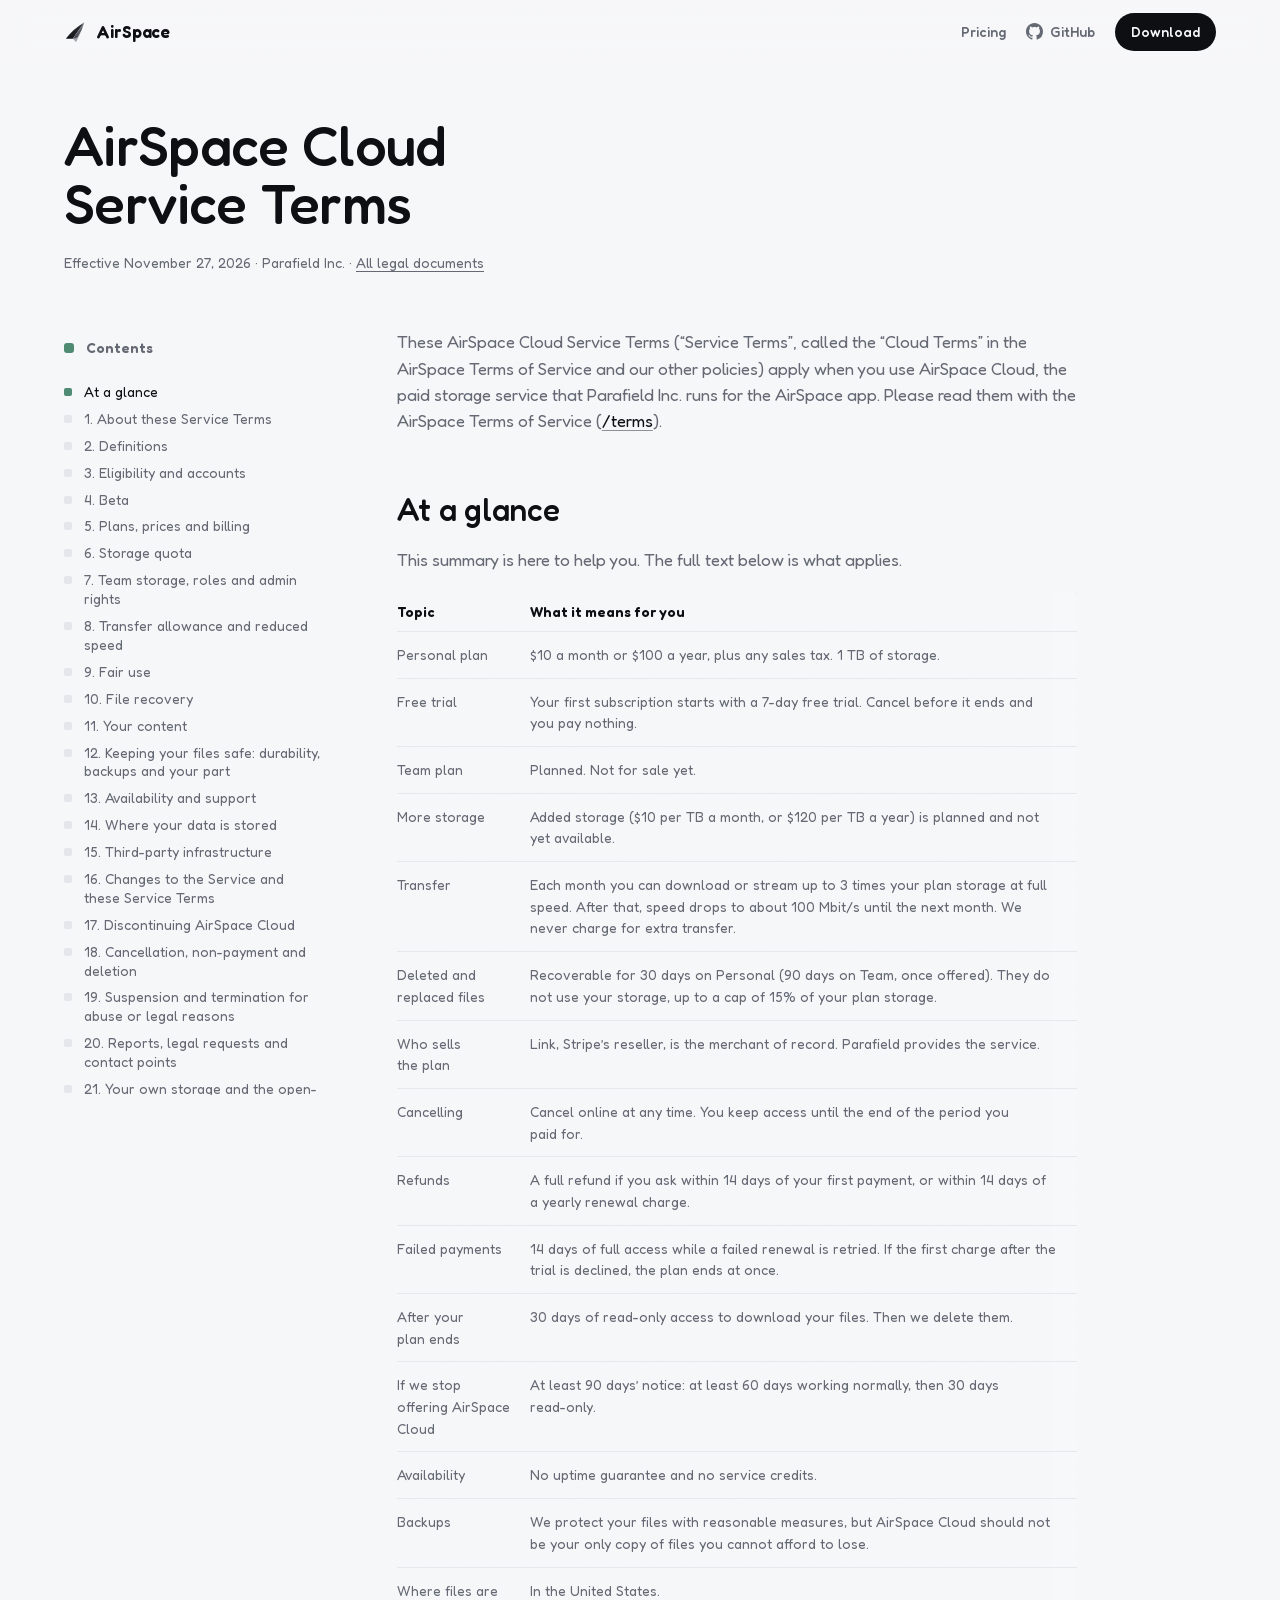
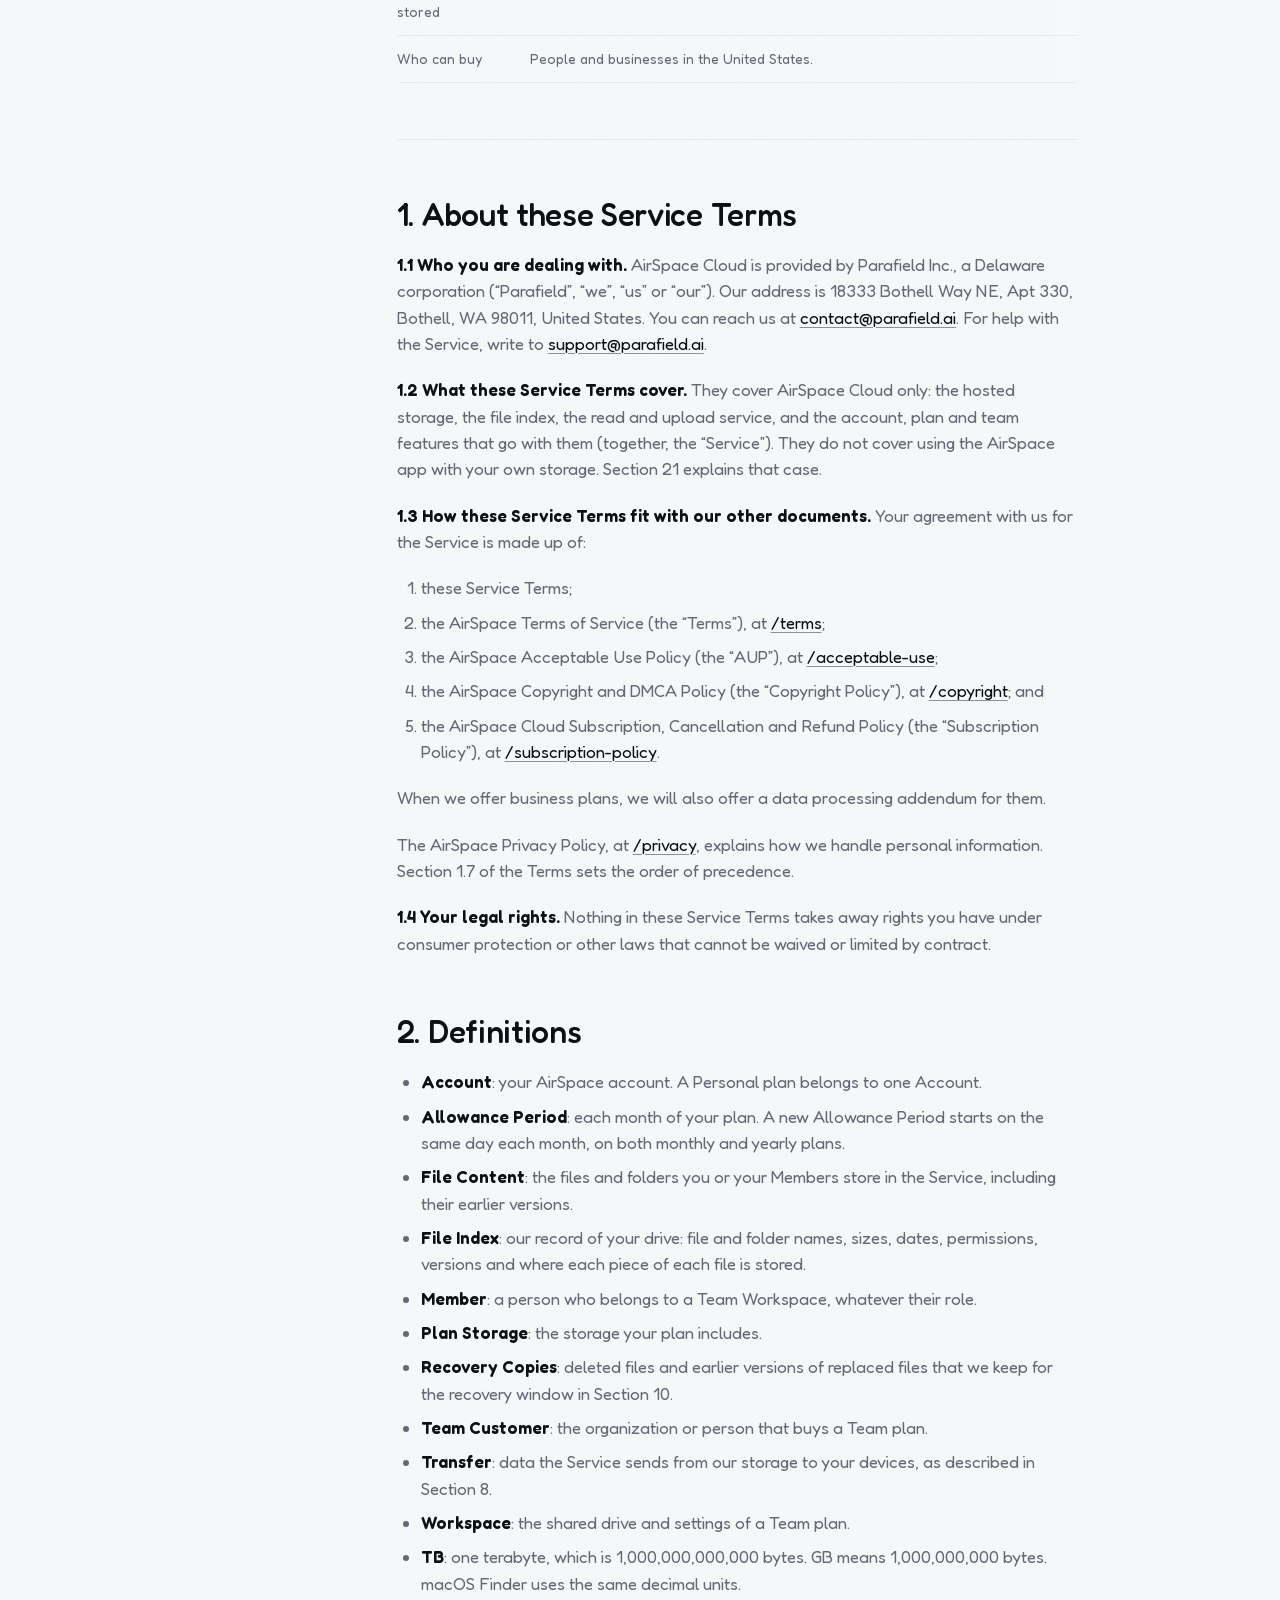
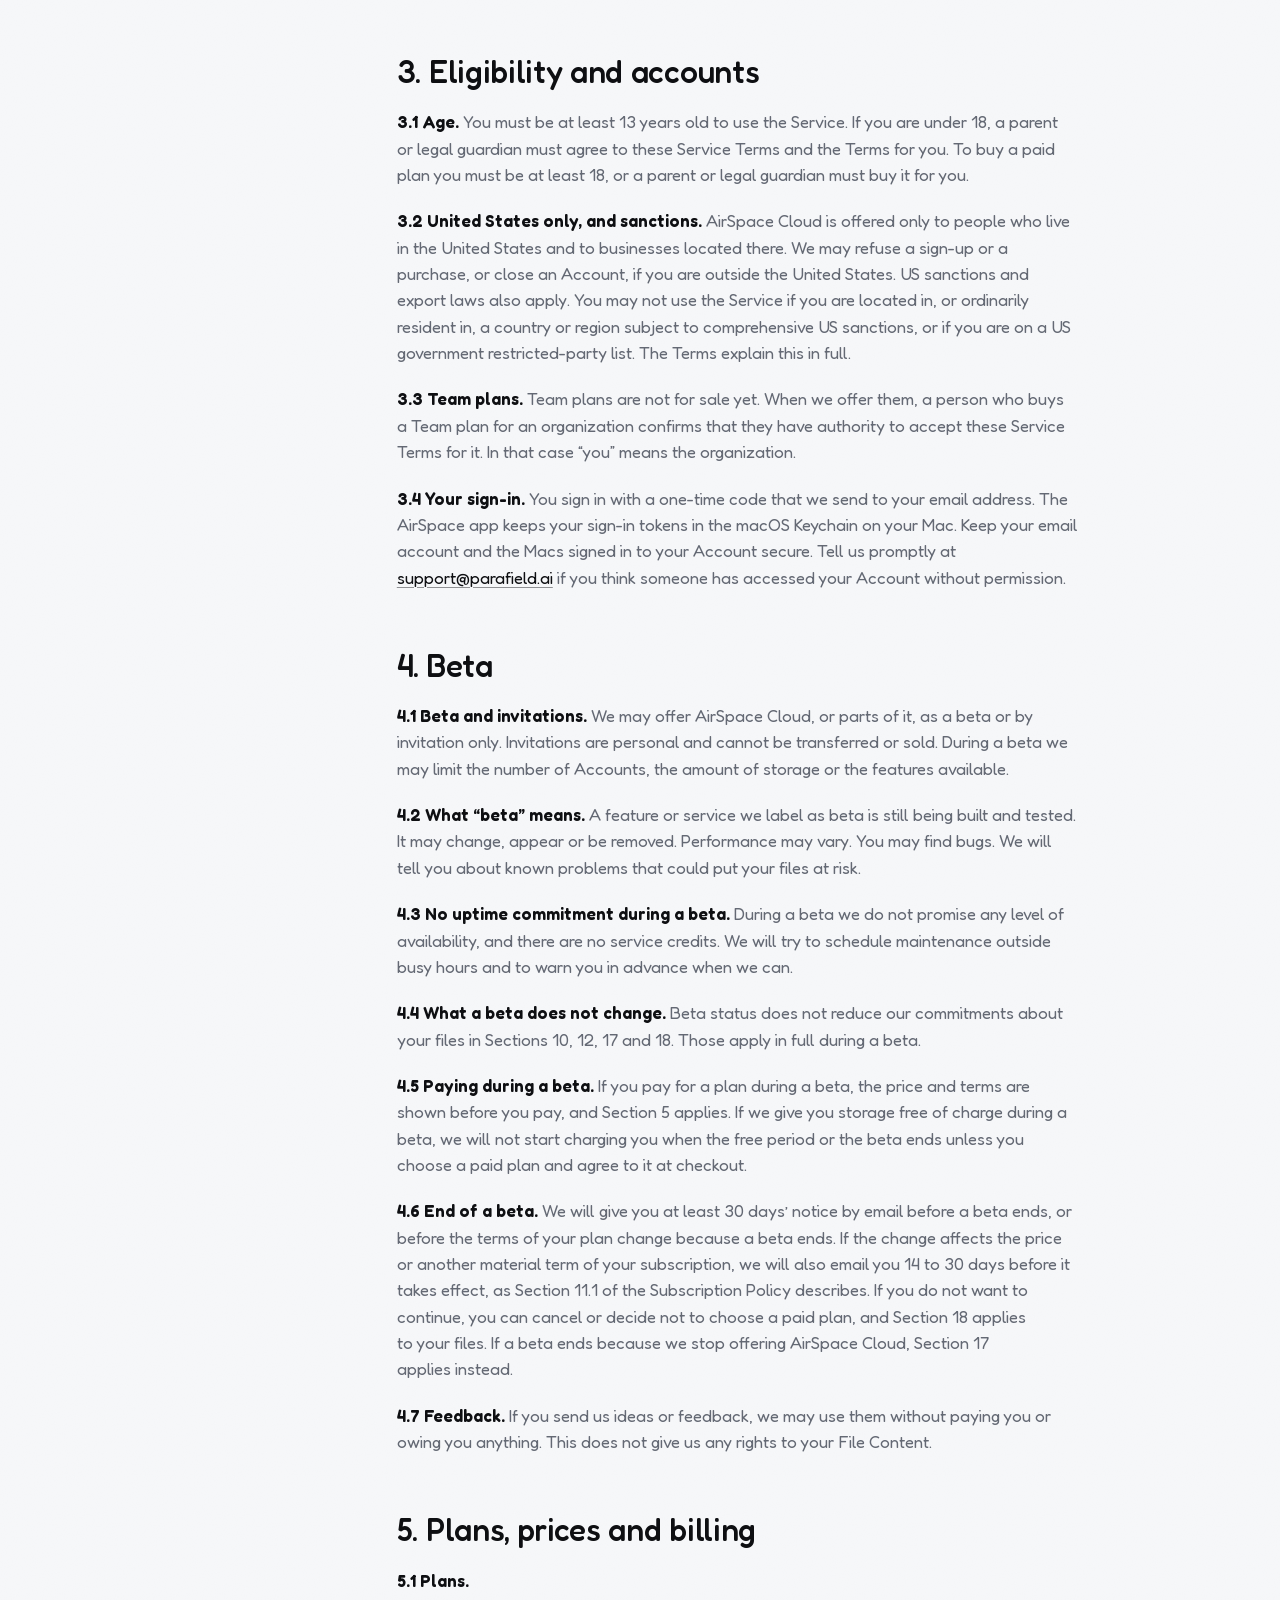
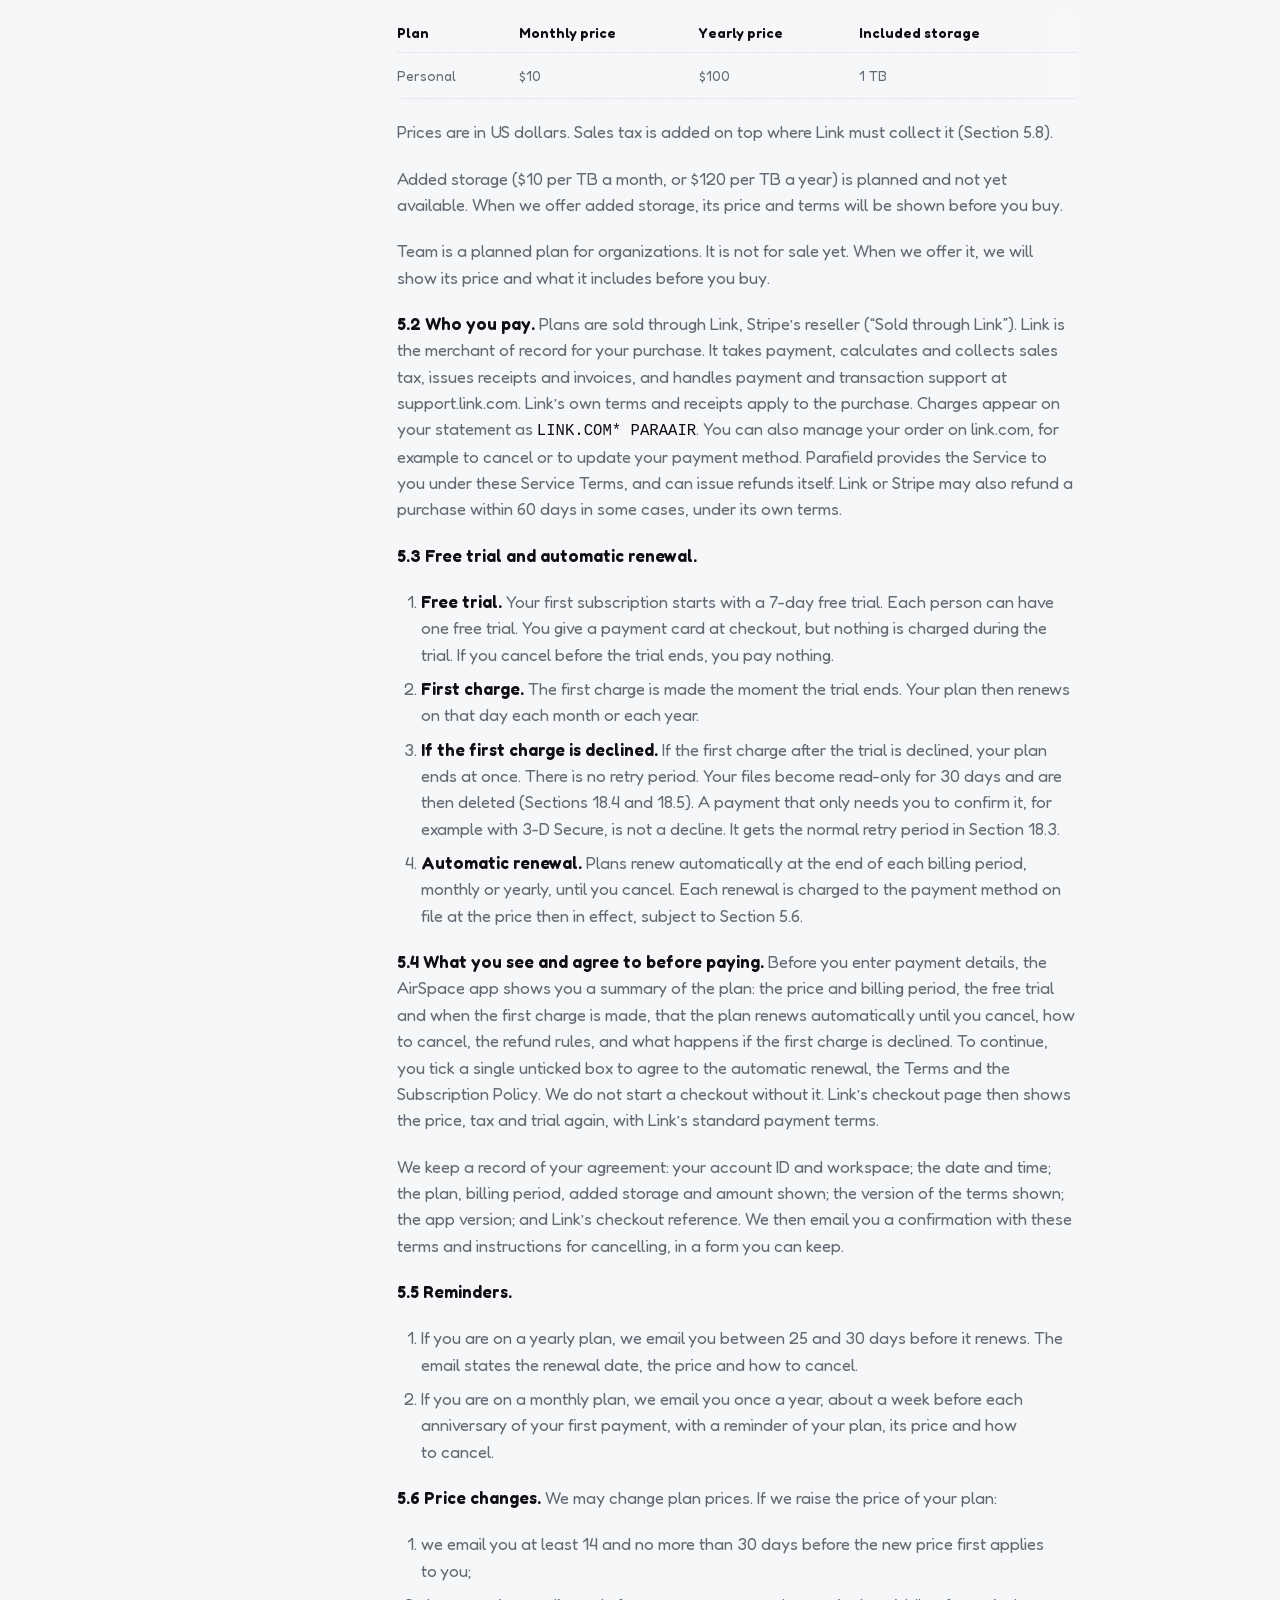
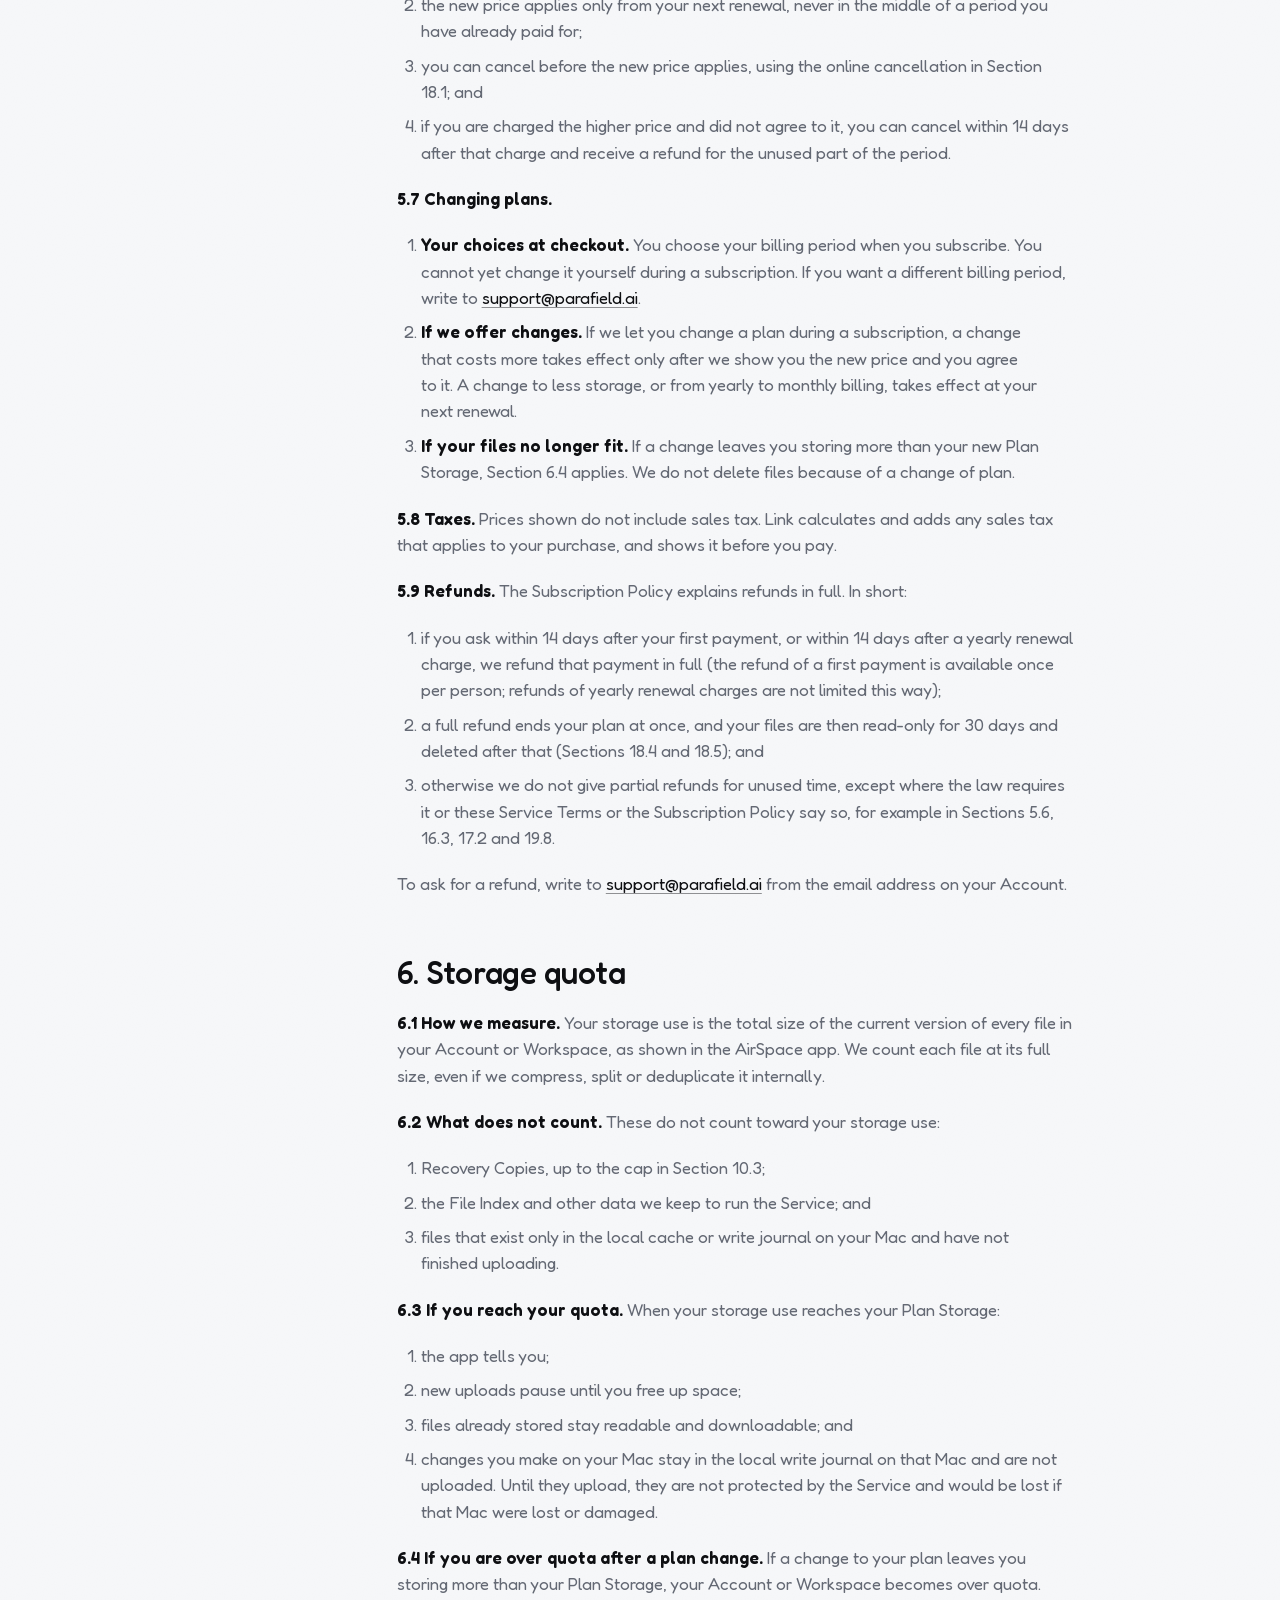
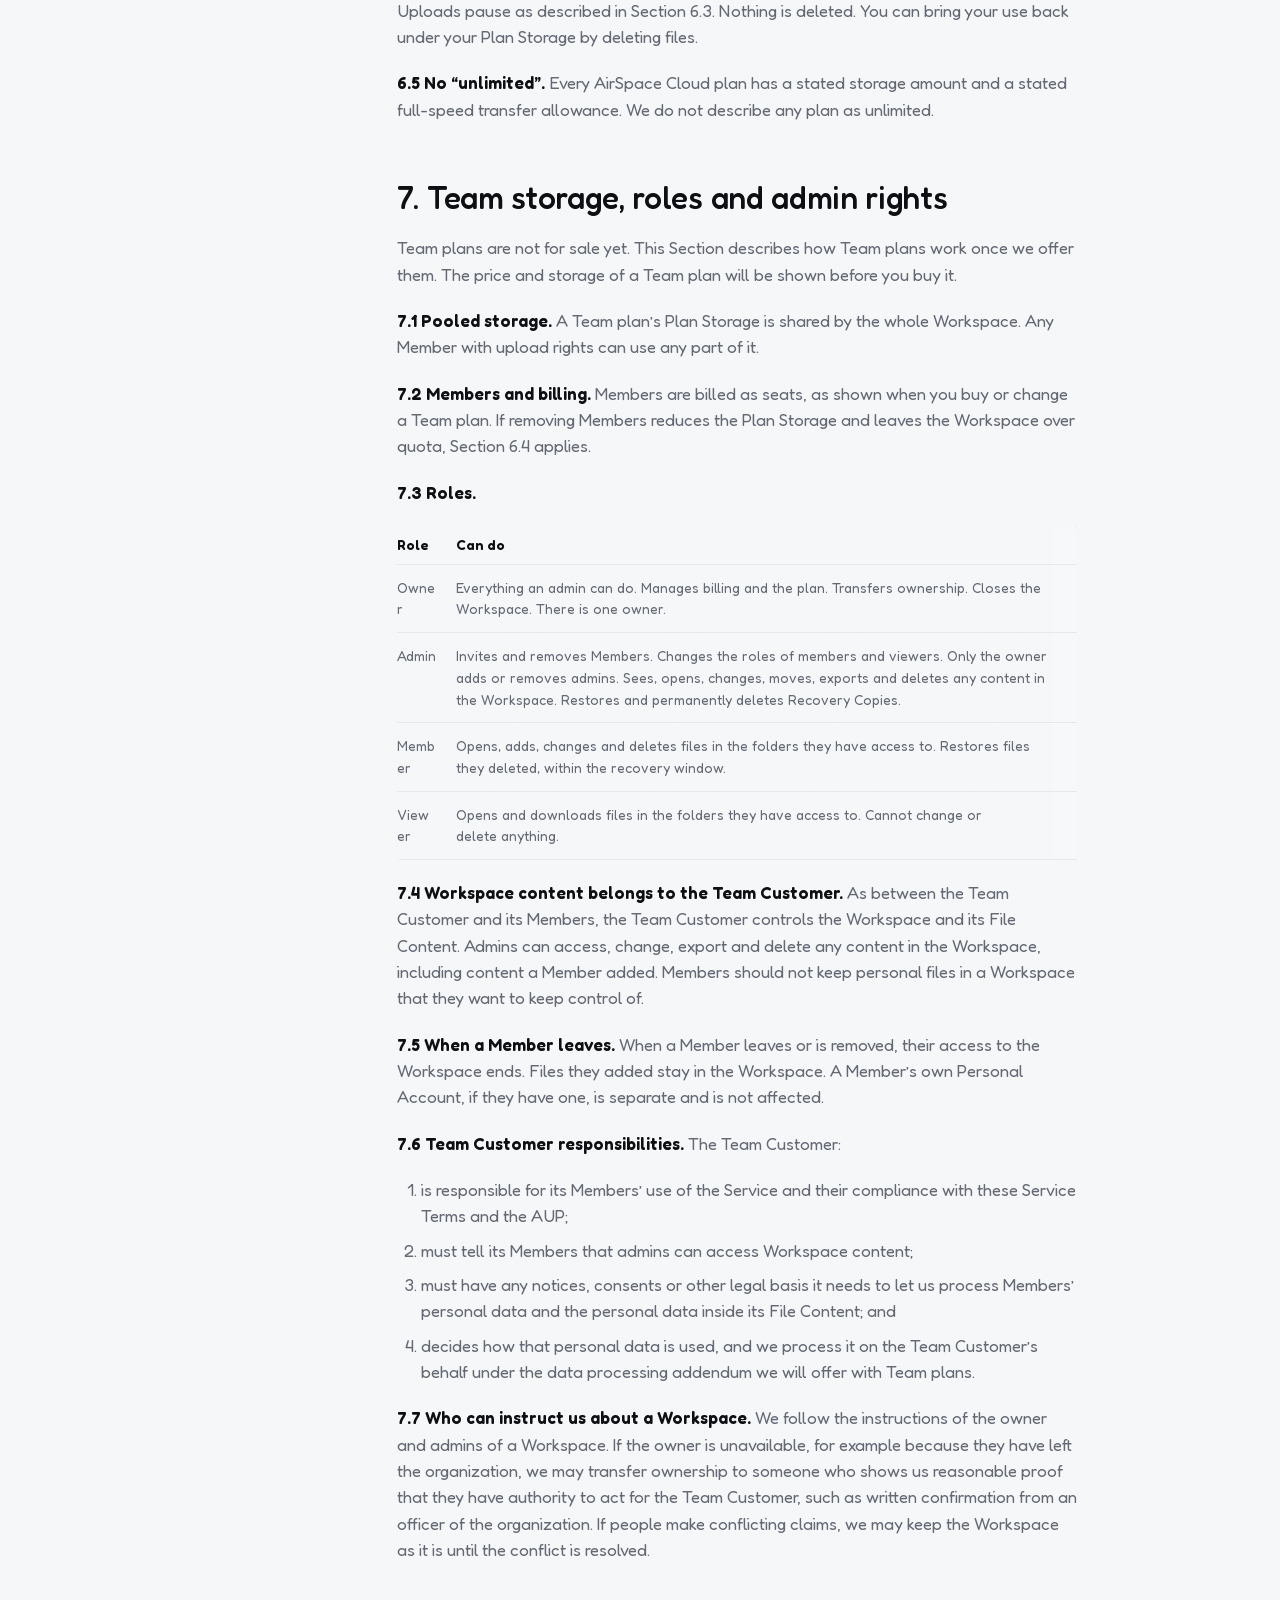
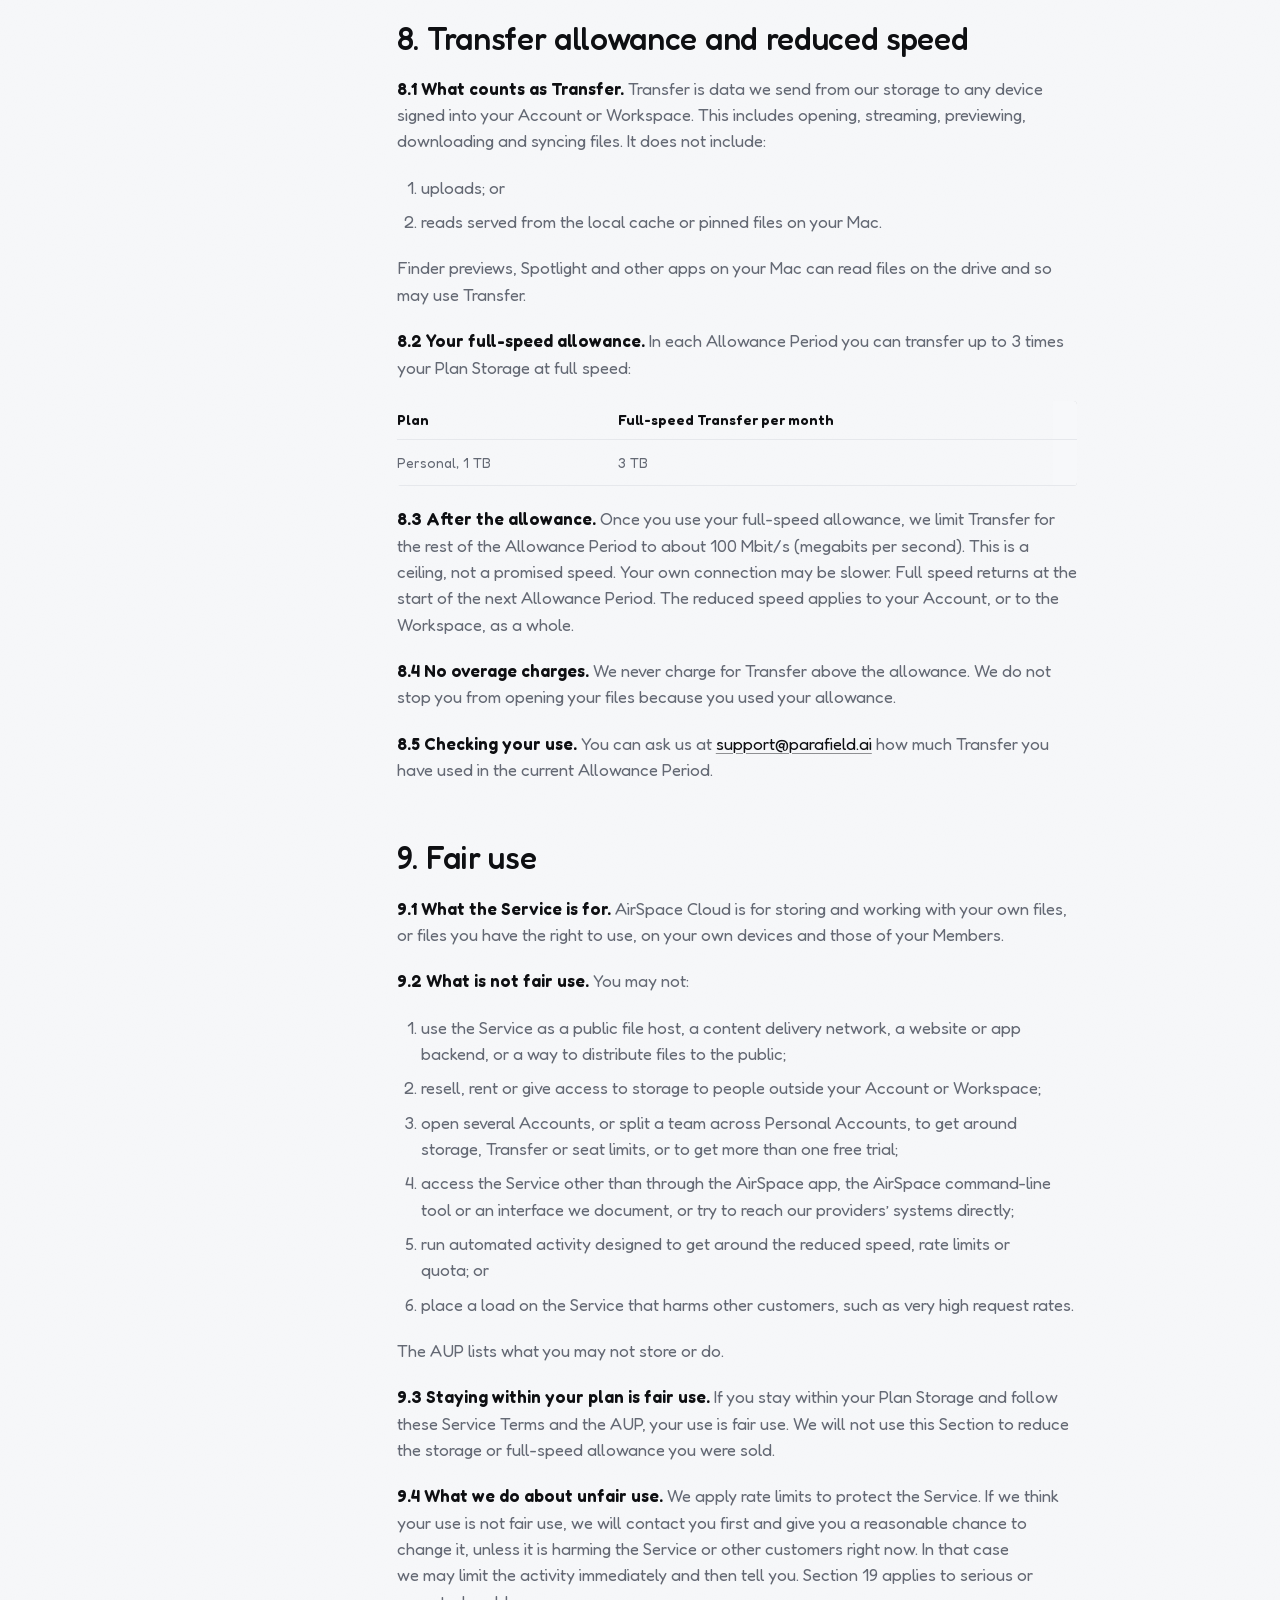
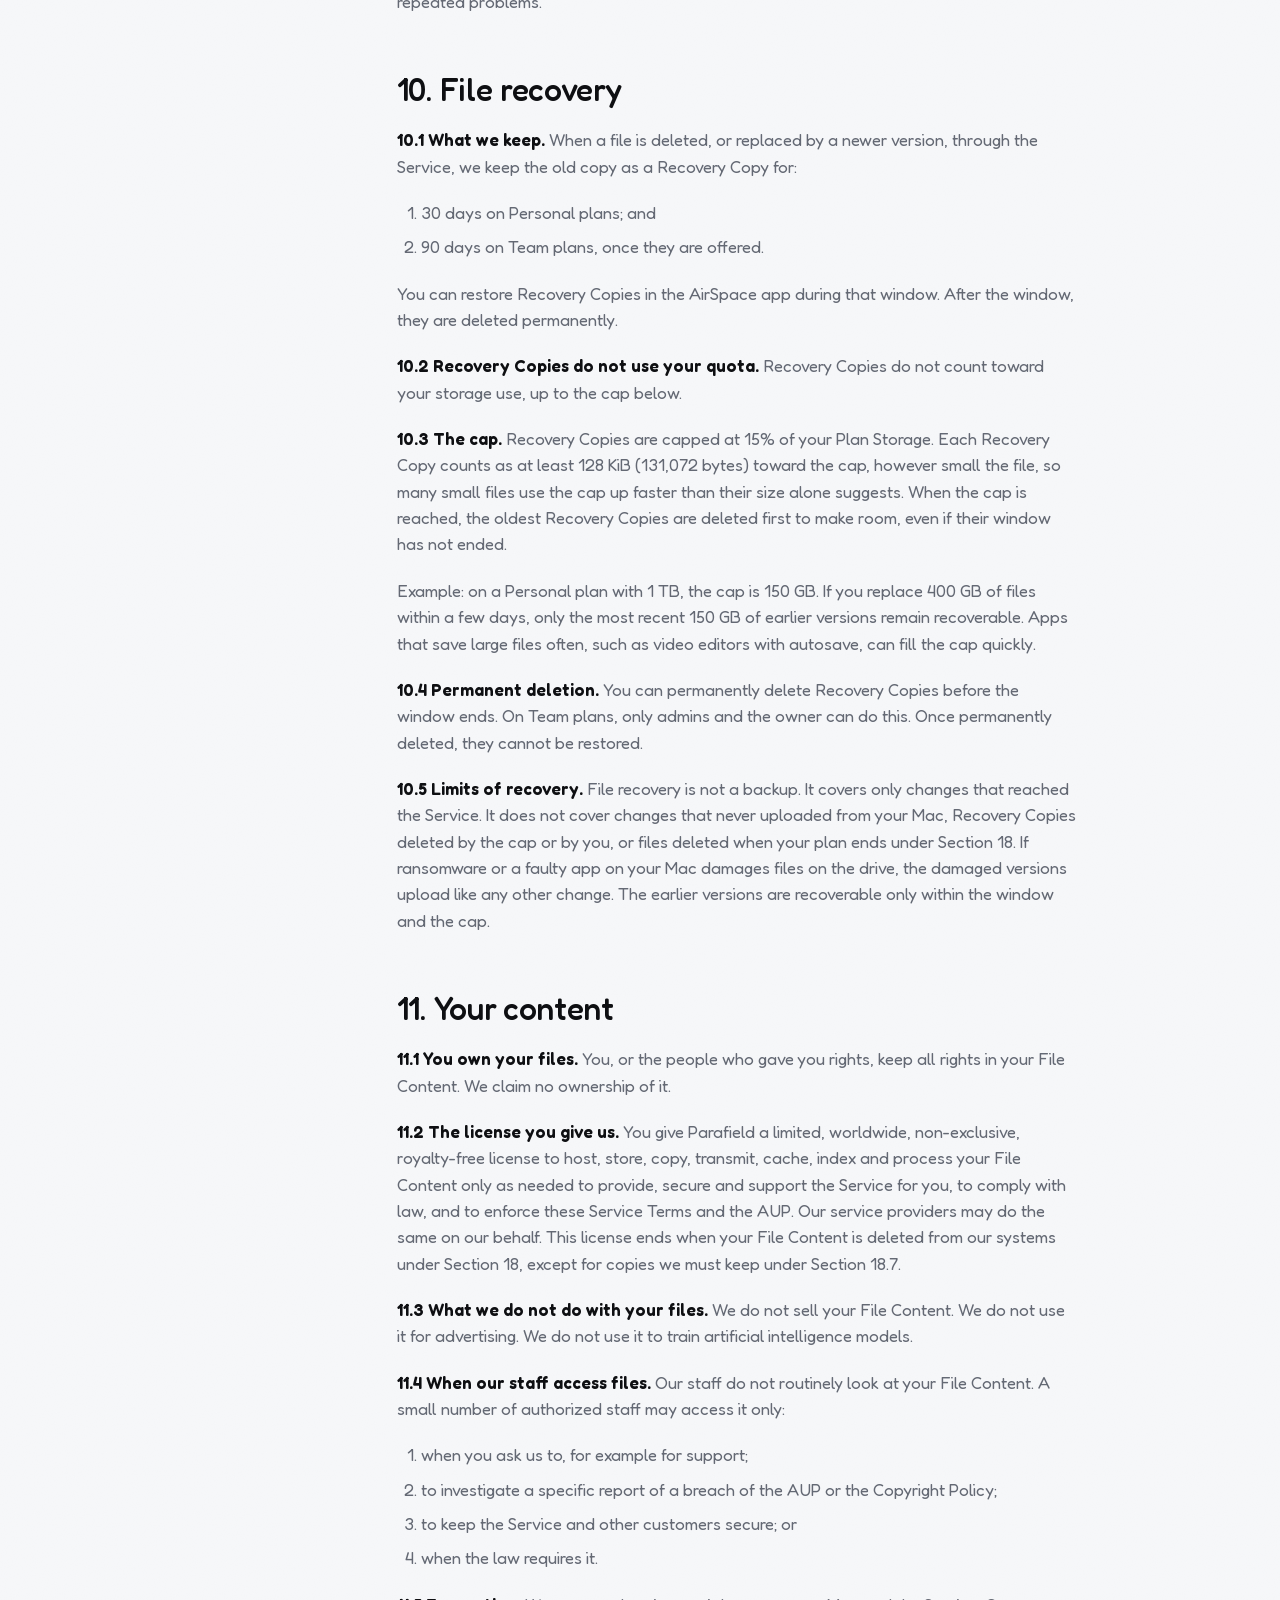
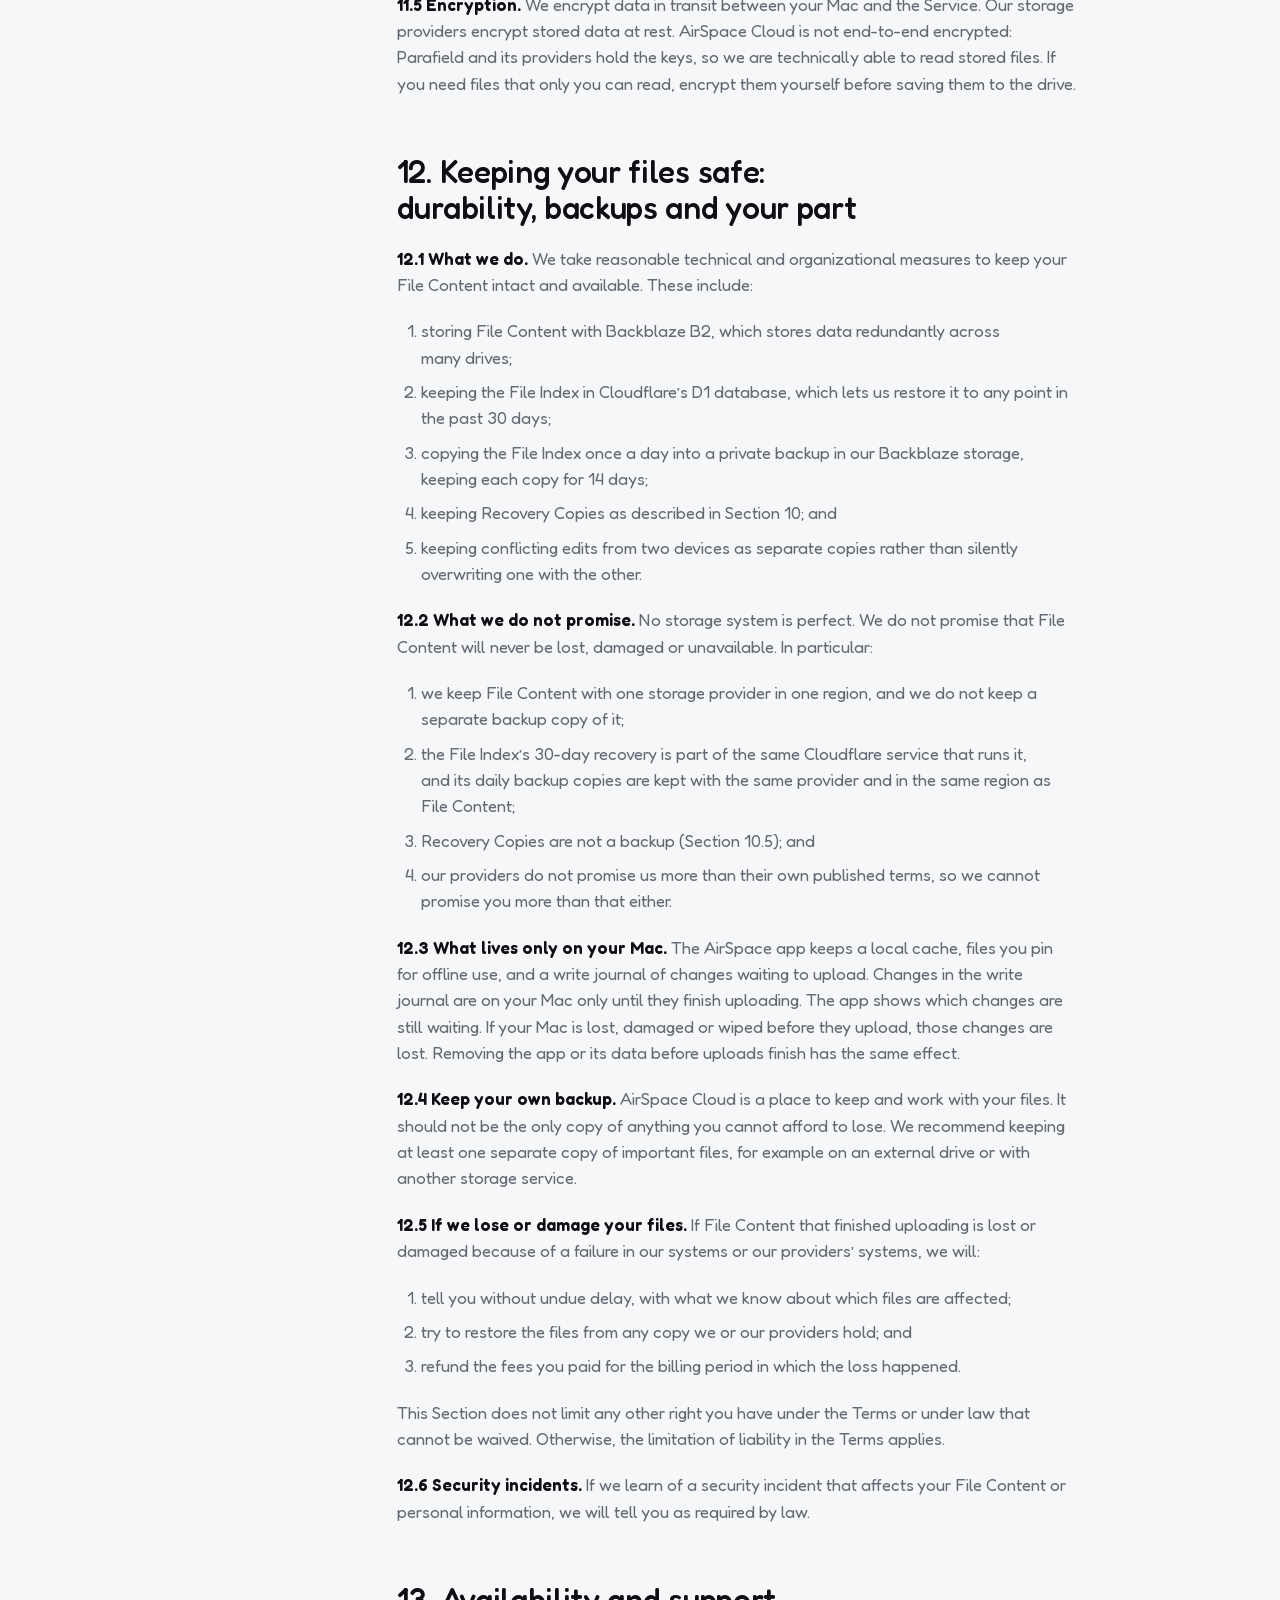
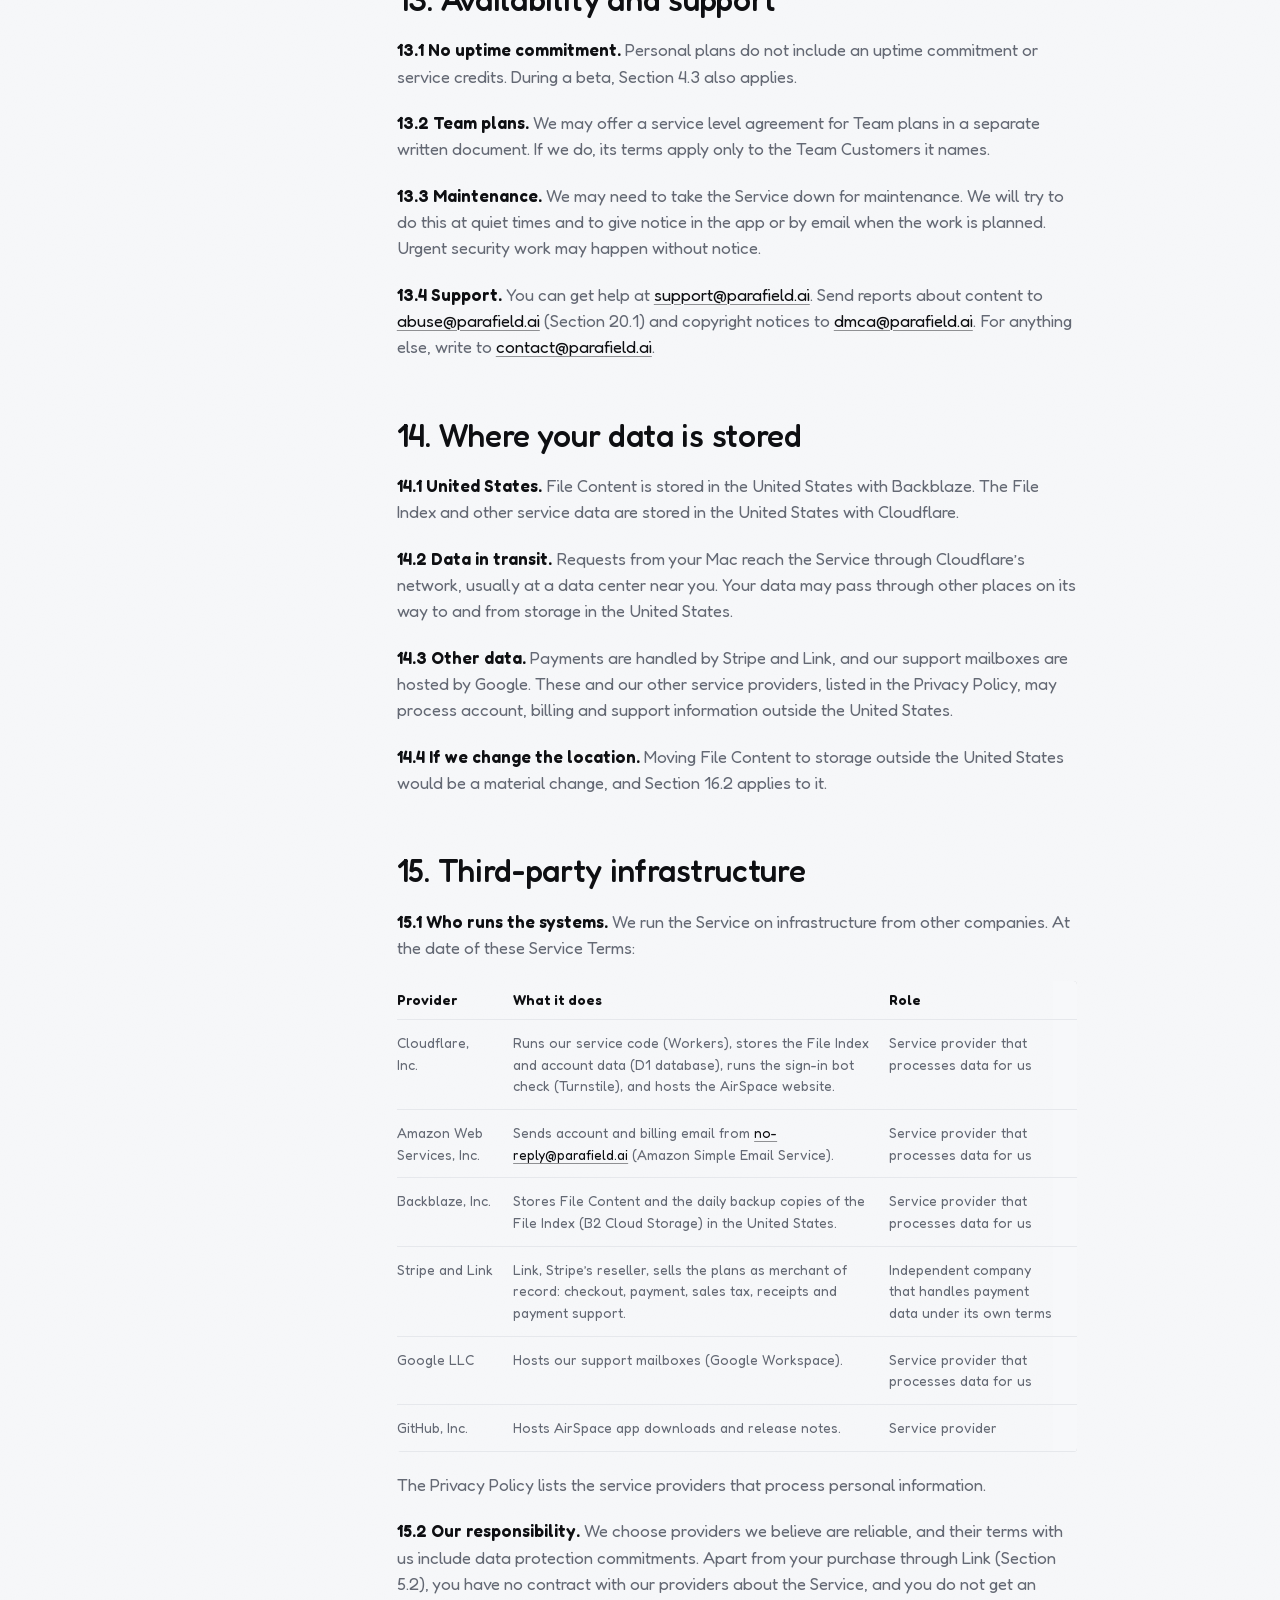
<file: site/cloud-terms.html>
<!doctype html>
<html lang="en">
<head>
  <meta charset="utf-8">
  <meta name="viewport" content="width=device-width, initial-scale=1">
  <title>AirSpace Cloud Service Terms · AirSpace</title>
  <meta name="description" content="What the paid storage service includes and how it works.">
  <meta name="color-scheme" content="light">
  <link rel="canonical" href="https://paraair.parafield.ai/cloud-terms">
  <meta property="og:type" content="website">
  <meta property="og:site_name" content="AirSpace">
  <meta property="og:url" content="https://paraair.parafield.ai/cloud-terms">
  <meta property="og:title" content="AirSpace Cloud Service Terms">
  <meta property="og:description" content="What the paid storage service includes and how it works.">
  <meta property="og:image" content="https://paraair.parafield.ai/og-card.png">
  <meta property="og:image:width" content="1200">
  <meta property="og:image:height" content="630">
  <meta property="og:image:alt" content="The AirSpace paper plane and the words: Cloud storage, as a Mac drive.">
  <meta name="twitter:card" content="summary_large_image">
  <meta name="twitter:title" content="AirSpace Cloud Service Terms">
  <meta name="twitter:description" content="What the paid storage service includes and how it works.">
  <meta name="twitter:image" content="https://paraair.parafield.ai/og-card.png">
  <meta name="twitter:image:alt" content="The AirSpace paper plane and the words: Cloud storage, as a Mac drive.">
  <link rel="icon" href="glide.svg" type="image/svg+xml">
  <link rel="stylesheet" href="styles.css">
</head>
<body class="legal-page">
  <a class="skip" href="#main">Skip to content</a>
  <header class="masthead">
    <a class="brand" href="/" aria-label="AirSpace home">
      <svg class="brand-mark" viewBox="0 0 100 100" aria-hidden="true"><!-- mark --><defs><linearGradient id="bm-wingLit" gradientUnits="userSpaceOnUse" x1="93.6" y1="4" x2="6.4" y2="81.2"><stop offset="0" stop-color="#33353B"/><stop offset="1" stop-color="#0E0F12"/></linearGradient><linearGradient id="bm-keelLit" gradientUnits="userSpaceOnUse" x1="93.6" y1="4" x2="55.1" y2="96"><stop offset="0" stop-color="#D9DBDF"/><stop offset="1" stop-color="#9A9EA6"/></linearGradient><linearGradient id="bm-wing" gradientUnits="userSpaceOnUse" x1="93.6" y1="4" x2="40.2" y2="81.1"><stop offset="0" stop-color="#74787F"/><stop offset="1" stop-color="#42454C"/></linearGradient></defs><path fill="url(#bm-wingLit)" d="M89.6 9.8L40.2 81.1Q25.8 79.1 11.4 81.2Q6.4 81.2 10.1 77.9Q42.3 35.4 88.4 8.6Q93.6 4 89.6 9.8Z"/><path fill="url(#bm-keelLit)" d="M83.9 20.7L40.2 81.1Q46.5 86.5 51.9 92.8Q55.1 96 56.7 91.8Q77.4 59 83.9 20.7Z"/><path fill="url(#bm-wing)" d="M90.7 10.4Q82.9 43.9 62.9 71.9Q60.8 76.5 55.9 77.6Q47.8 78.2 40.2 81.1L89.6 9.8Q93.6 4 90.7 10.4Z"/><path fill="none" stroke="#FFFFFF" stroke-opacity="0.42" stroke-width="0.9" stroke-linecap="round" d="M90 9.2L40.2 81.1"/><path fill="none" stroke="#FFFFFF" stroke-opacity=".35" stroke-width="0.6" stroke-linecap="round" d="M10.1 77.9Q42.3 35.4 88.4 8.6"/><!-- /mark --></svg>
      <span>AirSpace</span>
    </a>
    <nav class="nav" aria-label="Primary">
      <div class="nav-group">
        <a class="nav-link" href="/pricing">Pricing</a>
        <a class="nav-link" href="https://github.com/parafieldai/ParaAir" aria-label="AirSpace source code on GitHub">
          <svg class="nav-icon" viewBox="0 0 16 16" aria-hidden="true"><path d="M8 0C3.58 0 0 3.58 0 8c0 3.54 2.29 6.53 5.47 7.59.4.07.55-.17.55-.38 0-.19-.01-.82-.01-1.49-2.01.37-2.53-.49-2.69-.94-.09-.23-.48-.94-.82-1.13-.28-.15-.68-.52-.01-.53.63-.01 1.08.58 1.23.82.72 1.21 1.87.87 2.33.66.07-.52.28-.87.51-1.07-1.78-.2-3.64-.89-3.64-3.95 0-.87.31-1.59.82-2.15-.08-.2-.36-1.02.08-2.12 0 0 .67-.21 2.2.82.64-.18 1.32-.27 2-.27.68 0 1.36.09 2 .27 1.53-1.04 2.2-.82 2.2-.82.44 1.1.16 1.92.08 2.12.51.56.82 1.27.82 2.15 0 3.07-1.87 3.75-3.65 3.95.29.25.54.73.54 1.48 0 1.07-.01 1.93-.01 2.2 0 .21.15.46.55.38A8.013 8.013 0 0 0 16 8c0-4.42-3.58-8-8-8z"/></svg>
          <span class="nav-label">GitHub</span>
        </a>
      </div>
      <a class="nav-cta" href="/#access">Download</a>
    </nav>
  </header>
  <main id="main" class="legal">
    <div class="legal-head">
      <h1>AirSpace Cloud Service Terms</h1>
      <p class="doc-meta">Effective November 27, 2026 · Parafield Inc. · <a href="/legal">All legal documents</a></p>
    </div>
    <div class="legal-body">
      <nav class="toc" aria-label="Contents"><details><summary>Contents</summary><ol role="list"><li><a href="#at-a-glance">At a glance</a></li><li><a href="#1">1. About these Service Terms</a></li><li><a href="#2">2. Definitions</a></li><li><a href="#3">3. Eligibility and accounts</a></li><li><a href="#4">4. Beta</a></li><li><a href="#5">5. Plans, prices and billing</a></li><li><a href="#6">6. Storage quota</a></li><li><a href="#7">7. Team storage, roles and admin rights</a></li><li><a href="#8">8. Transfer allowance and reduced speed</a></li><li><a href="#9">9. Fair use</a></li><li><a href="#10">10. File recovery</a></li><li><a href="#11">11. Your content</a></li><li><a href="#12">12. Keeping your files safe: durability, backups and your part</a></li><li><a href="#13">13. Availability and support</a></li><li><a href="#14">14. Where your data is stored</a></li><li><a href="#15">15. Third-party infrastructure</a></li><li><a href="#16">16. Changes to the Service and these Service Terms</a></li><li><a href="#17">17. Discontinuing AirSpace Cloud</a></li><li><a href="#18">18. Cancellation, non-payment and deletion</a></li><li><a href="#19">19. Suspension and termination for abuse or legal reasons</a></li><li><a href="#20">20. Reports, legal requests and contact points</a></li><li><a href="#21">21. Your own storage and the open-source app</a></li><li><a href="#22">22. Contact</a></li></ol></details></nav>
      <article class="doc">
        <p>These AirSpace Cloud Service Terms (“Service Terms”, called the “Cloud Terms” in the AirSpace Terms of Service and our other policies) apply when you use AirSpace Cloud, the paid storage service that Parafield Inc. runs for the AirSpace app. Please read them with the AirSpace Terms of Service (<a href="/terms">/terms</a>).</p>
        <h2 id="at-a-glance"><a class="anchor" href="#at-a-glance">At a glance</a></h2>
        <p>This summary is here to help you. The full text below is what applies.</p>
        <div class="table-scroll" tabindex="0" role="region" aria-label="Table: Topic / What it means for you"><table><thead><tr><th scope="col">Topic</th><th scope="col">What it means for you</th></tr></thead><tbody><tr><td>Personal plan</td><td>$10 a month or $100 a year, plus any sales tax. 1 TB of storage.</td></tr><tr><td>Free trial</td><td>Your first subscription starts with a 7-day free trial. Cancel before it ends and you pay nothing.</td></tr><tr><td>Team plan</td><td>Planned. Not for sale yet.</td></tr><tr><td>More storage</td><td>Added storage ($10 per TB a month, or $120 per TB a year) is planned and not yet available.</td></tr><tr><td>Transfer</td><td>Each month you can download or stream up to 3 times your plan storage at full speed. After that, speed drops to about 100 Mbit/s until the next month. We never charge for extra transfer.</td></tr><tr><td>Deleted and replaced files</td><td>Recoverable for 30 days on Personal (90 days on Team, once offered). They do not use your storage, up to a cap of 15% of your plan storage.</td></tr><tr><td>Who sells the plan</td><td>Link, Stripe’s reseller, is the merchant of record. Parafield provides the service.</td></tr><tr><td>Cancelling</td><td>Cancel online at any time. You keep access until the end of the period you paid for.</td></tr><tr><td>Refunds</td><td>A full refund if you ask within 14 days of your first payment, or within 14 days of a yearly renewal charge.</td></tr><tr><td>Failed payments</td><td>14 days of full access while a failed renewal is retried. If the first charge after the trial is declined, the plan ends at once.</td></tr><tr><td>After your plan ends</td><td>30 days of read-only access to download your files. Then we delete them.</td></tr><tr><td>If we stop offering AirSpace Cloud</td><td>At least 90 days’ notice: at least 60 days working normally, then 30 days read-only.</td></tr><tr><td>Availability</td><td>No uptime guarantee and no service credits.</td></tr><tr><td>Backups</td><td>We protect your files with reasonable measures, but AirSpace Cloud should not be your only copy of files you cannot afford to lose.</td></tr><tr><td>Where files are stored</td><td>In the United States.</td></tr><tr><td>Who can buy</td><td>People and businesses in the United States.</td></tr></tbody></table></div>
        <hr>
        <h2 id="1"><a class="anchor" href="#1">1. About these Service Terms</a></h2>
        <p class="clause" id="1.1"><strong><a class="anchor clause-number" href="#1.1">1.1</a> Who you are dealing with.</strong> AirSpace Cloud is provided by Parafield Inc., a Delaware corporation (“Parafield”, “we”, “us” or “our”). Our address is 18333 Bothell Way NE, Apt 330, Bothell, WA 98011, United States. You can reach us at <a href="mailto:contact@parafield.ai">contact@parafield.ai</a>. For help with the Service, write to <a href="mailto:support@parafield.ai">support@parafield.ai</a>.</p>
        <p class="clause" id="1.2"><strong><a class="anchor clause-number" href="#1.2">1.2</a> What these Service Terms cover.</strong> They cover AirSpace Cloud only: the hosted storage, the file index, the read and upload service, and the account, plan and team features that go with them (together, the “Service”). They do not cover using the AirSpace app with your own storage. Section 21 explains that case.</p>
        <p class="clause" id="1.3"><strong><a class="anchor clause-number" href="#1.3">1.3</a> How these Service Terms fit with our other documents.</strong> Your agreement with us for the Service is made up of:</p>
        <ol><li>these Service Terms;</li><li>the AirSpace Terms of Service (the “Terms”), at <a href="/terms">/terms</a>;</li><li>the AirSpace Acceptable Use Policy (the “AUP”), at <a href="/acceptable-use">/acceptable-use</a>;</li><li>the AirSpace Copyright and DMCA Policy (the “Copyright Policy”), at <a href="/copyright">/copyright</a>; and</li><li>the AirSpace Cloud Subscription, Cancellation and Refund Policy (the “Subscription Policy”), at <a href="/subscription-policy">/subscription-policy</a>.</li></ol>
        <p>When we offer business plans, we will also offer a data processing addendum for them.</p>
        <p>The AirSpace Privacy Policy, at <a href="/privacy">/privacy</a>, explains how we handle personal information. Section 1.7 of the Terms sets the order of precedence.</p>
        <p class="clause" id="1.4"><strong><a class="anchor clause-number" href="#1.4">1.4</a> Your legal rights.</strong> Nothing in these Service Terms takes away rights you have under consumer protection or other laws that cannot be waived or limited by contract.</p>
        <h2 id="2"><a class="anchor" href="#2">2. Definitions</a></h2>
        <ul><li><strong>Account</strong>: your AirSpace account. A Personal plan belongs to one Account.</li><li><strong>Allowance Period</strong>: each month of your plan. A new Allowance Period starts on the same day each month, on both monthly and yearly plans.</li><li><strong>File Content</strong>: the files and folders you or your Members store in the Service, including their earlier versions.</li><li><strong>File Index</strong>: our record of your drive: file and folder names, sizes, dates, permissions, versions and where each piece of each file is stored.</li><li><strong>Member</strong>: a person who belongs to a Team Workspace, whatever their role.</li><li><strong>Plan Storage</strong>: the storage your plan includes.</li><li><strong>Recovery Copies</strong>: deleted files and earlier versions of replaced files that we keep for the recovery window in Section 10.</li><li><strong>Team Customer</strong>: the organization or person that buys a Team plan.</li><li><strong>Transfer</strong>: data the Service sends from our storage to your devices, as described in Section 8.</li><li><strong>Workspace</strong>: the shared drive and settings of a Team plan.</li><li><strong>TB</strong>: one terabyte, which is 1,000,000,000,000 bytes. GB means 1,000,000,000 bytes. macOS Finder uses the same decimal units.</li></ul>
        <h2 id="3"><a class="anchor" href="#3">3. Eligibility and accounts</a></h2>
        <p class="clause" id="3.1"><strong><a class="anchor clause-number" href="#3.1">3.1</a> Age.</strong> You must be at least 13 years old to use the Service. If you are under 18, a parent or legal guardian must agree to these Service Terms and the Terms for you. To buy a paid plan you must be at least 18, or a parent or legal guardian must buy it for you.</p>
        <p class="clause" id="3.2"><strong><a class="anchor clause-number" href="#3.2">3.2</a> United States only, and sanctions.</strong> AirSpace Cloud is offered only to people who live in the United States and to businesses located there. We may refuse a sign-up or a purchase, or close an Account, if you are outside the United States. US sanctions and export laws also apply. You may not use the Service if you are located in, or ordinarily resident in, a country or region subject to comprehensive US sanctions, or if you are on a US government restricted-party list. The Terms explain this in full.</p>
        <p class="clause" id="3.3"><strong><a class="anchor clause-number" href="#3.3">3.3</a> Team plans.</strong> Team plans are not for sale yet. When we offer them, a person who buys a Team plan for an organization confirms that they have authority to accept these Service Terms for it. In that case “you” means the organization.</p>
        <p class="clause" id="3.4"><strong><a class="anchor clause-number" href="#3.4">3.4</a> Your sign-in.</strong> You sign in with a one-time code that we send to your email address. The AirSpace app keeps your sign-in tokens in the macOS Keychain on your Mac. Keep your email account and the Macs signed in to your Account secure. Tell us promptly at <a href="mailto:support@parafield.ai">support@parafield.ai</a> if you think someone has accessed your Account without permission.</p>
        <h2 id="4"><a class="anchor" href="#4">4. Beta</a></h2>
        <p class="clause" id="4.1"><strong><a class="anchor clause-number" href="#4.1">4.1</a> Beta and invitations.</strong> We may offer AirSpace Cloud, or parts of it, as a beta or by invitation only. Invitations are personal and cannot be transferred or sold. During a beta we may limit the number of Accounts, the amount of storage or the features available.</p>
        <p class="clause" id="4.2"><strong><a class="anchor clause-number" href="#4.2">4.2</a> What “beta” means.</strong> A feature or service we label as beta is still being built and tested. It may change, appear or be removed. Performance may vary. You may find bugs. We will tell you about known problems that could put your files at risk.</p>
        <p class="clause" id="4.3"><strong><a class="anchor clause-number" href="#4.3">4.3</a> No uptime commitment during a beta.</strong> During a beta we do not promise any level of availability, and there are no service credits. We will try to schedule maintenance outside busy hours and to warn you in advance when we can.</p>
        <p class="clause" id="4.4"><strong><a class="anchor clause-number" href="#4.4">4.4</a> What a beta does not change.</strong> Beta status does not reduce our commitments about your files in Sections 10, 12, 17 and 18. Those apply in full during a beta.</p>
        <p class="clause" id="4.5"><strong><a class="anchor clause-number" href="#4.5">4.5</a> Paying during a beta.</strong> If you pay for a plan during a beta, the price and terms are shown before you pay, and Section 5 applies. If we give you storage free of charge during a beta, we will not start charging you when the free period or the beta ends unless you choose a paid plan and agree to it at checkout.</p>
        <p class="clause" id="4.6"><strong><a class="anchor clause-number" href="#4.6">4.6</a> End of a beta.</strong> We will give you at least 30 days’ notice by email before a beta ends, or before the terms of your plan change because a beta ends. If the change affects the price or another material term of your subscription, we will also email you 14 to 30 days before it takes effect, as Section 11.1 of the Subscription Policy describes. If you do not want to continue, you can cancel or decide not to choose a paid plan, and Section 18 applies to your files. If a beta ends because we stop offering AirSpace Cloud, Section 17 applies instead.</p>
        <p class="clause" id="4.7"><strong><a class="anchor clause-number" href="#4.7">4.7</a> Feedback.</strong> If you send us ideas or feedback, we may use them without paying you or owing you anything. This does not give us any rights to your File Content.</p>
        <h2 id="5"><a class="anchor" href="#5">5. Plans, prices and billing</a></h2>
        <p class="clause" id="5.1"><strong><a class="anchor clause-number" href="#5.1">5.1</a> Plans.</strong></p>
        <div class="table-scroll" tabindex="0" role="region" aria-label="Table: Plan / Monthly price / Yearly price / Included storage"><table><thead><tr><th scope="col">Plan</th><th scope="col">Monthly price</th><th scope="col">Yearly price</th><th scope="col">Included storage</th></tr></thead><tbody><tr><td>Personal</td><td>$10</td><td>$100</td><td>1 TB</td></tr></tbody></table></div>
        <p>Prices are in US dollars. Sales tax is added on top where Link must collect it (Section 5.8).</p>
        <p>Added storage ($10 per TB a month, or $120 per TB a year) is planned and not yet available. When we offer added storage, its price and terms will be shown before you buy.</p>
        <p>Team is a planned plan for organizations. It is not for sale yet. When we offer it, we will show its price and what it includes before you buy.</p>
        <p class="clause" id="5.2"><strong><a class="anchor clause-number" href="#5.2">5.2</a> Who you pay.</strong> Plans are sold through Link, Stripe’s reseller (“Sold through Link”). Link is the merchant of record for your purchase. It takes payment, calculates and collects sales tax, issues receipts and invoices, and handles payment and transaction support at support.link.com. Link’s own terms and receipts apply to the purchase. Charges appear on your statement as <code>LINK.COM* PARAAIR</code>. You can also manage your order on link.com, for example to cancel or to update your payment method. Parafield provides the Service to you under these Service Terms, and can issue refunds itself. Link or Stripe may also refund a purchase within 60 days in some cases, under its own terms.</p>
        <p class="clause" id="5.3"><strong><a class="anchor clause-number" href="#5.3">5.3</a> Free trial and automatic renewal.</strong></p>
        <ol><li><strong>Free trial.</strong> Your first subscription starts with a 7-day free trial. Each person can have one free trial. You give a payment card at checkout, but nothing is charged during the trial. If you cancel before the trial ends, you pay nothing.</li><li><strong>First charge.</strong> The first charge is made the moment the trial ends. Your plan then renews on that day each month or each year.</li><li><strong>If the first charge is declined.</strong> If the first charge after the trial is declined, your plan ends at once. There is no retry period. Your files become read-only for 30 days and are then deleted (Sections 18.4 and 18.5). A payment that only needs you to confirm it, for example with 3-D Secure, is not a decline. It gets the normal retry period in Section 18.3.</li><li><strong>Automatic renewal.</strong> Plans renew automatically at the end of each billing period, monthly or yearly, until you cancel. Each renewal is charged to the payment method on file at the price then in effect, subject to Section 5.6.</li></ol>
        <p class="clause" id="5.4"><strong><a class="anchor clause-number" href="#5.4">5.4</a> What you see and agree to before paying.</strong> Before you enter payment details, the AirSpace app shows you a summary of the plan: the price and billing period, the free trial and when the first charge is made, that the plan renews automatically until you cancel, how to cancel, the refund rules, and what happens if the first charge is declined. To continue, you tick a single unticked box to agree to the automatic renewal, the Terms and the Subscription Policy. We do not start a checkout without it. Link’s checkout page then shows the price, tax and trial again, with Link’s standard payment terms.</p>
        <p>We keep a record of your agreement: your account ID and workspace; the date and time; the plan, billing period, added storage and amount shown; the version of the terms shown; the app version; and Link’s checkout reference. We then email you a confirmation with these terms and instructions for cancelling, in a form you can keep.</p>
        <p class="clause" id="5.5"><strong><a class="anchor clause-number" href="#5.5">5.5</a> Reminders.</strong></p>
        <ol><li>If you are on a yearly plan, we email you between 25 and 30 days before it renews. The email states the renewal date, the price and how to cancel.</li><li>If you are on a monthly plan, we email you once a year, about a week before each anniversary of your first payment, with a reminder of your plan, its price and how to cancel.</li></ol>
        <p class="clause" id="5.6"><strong><a class="anchor clause-number" href="#5.6">5.6</a> Price changes.</strong> We may change plan prices. If we raise the price of your plan:</p>
        <ol><li>we email you at least 14 and no more than 30 days before the new price first applies to you;</li><li>the new price applies only from your next renewal, never in the middle of a period you have already paid for;</li><li>you can cancel before the new price applies, using the online cancellation in Section 18.1; and</li><li>if you are charged the higher price and did not agree to it, you can cancel within 14 days after that charge and receive a refund for the unused part of the period.</li></ol>
        <p class="clause" id="5.7"><strong><a class="anchor clause-number" href="#5.7">5.7</a> Changing plans.</strong></p>
        <ol><li><strong>Your choices at checkout.</strong> You choose your billing period when you subscribe. You cannot yet change it yourself during a subscription. If you want a different billing period, write to <a href="mailto:support@parafield.ai">support@parafield.ai</a>.</li><li><strong>If we offer changes.</strong> If we let you change a plan during a subscription, a change that costs more takes effect only after we show you the new price and you agree to it. A change to less storage, or from yearly to monthly billing, takes effect at your next renewal.</li><li><strong>If your files no longer fit.</strong> If a change leaves you storing more than your new Plan Storage, Section 6.4 applies. We do not delete files because of a change of plan.</li></ol>
        <p class="clause" id="5.8"><strong><a class="anchor clause-number" href="#5.8">5.8</a> Taxes.</strong> Prices shown do not include sales tax. Link calculates and adds any sales tax that applies to your purchase, and shows it before you pay.</p>
        <p class="clause" id="5.9"><strong><a class="anchor clause-number" href="#5.9">5.9</a> Refunds.</strong> The Subscription Policy explains refunds in full. In short:</p>
        <ol><li>if you ask within 14 days after your first payment, or within 14 days after a yearly renewal charge, we refund that payment in full (the refund of a first payment is available once per person; refunds of yearly renewal charges are not limited this way);</li><li>a full refund ends your plan at once, and your files are then read-only for 30 days and deleted after that (Sections 18.4 and 18.5); and</li><li>otherwise we do not give partial refunds for unused time, except where the law requires it or these Service Terms or the Subscription Policy say so, for example in Sections 5.6, 16.3, 17.2 and 19.8.</li></ol>
        <p>To ask for a refund, write to <a href="mailto:support@parafield.ai">support@parafield.ai</a> from the email address on your Account.</p>
        <h2 id="6"><a class="anchor" href="#6">6. Storage quota</a></h2>
        <p class="clause" id="6.1"><strong><a class="anchor clause-number" href="#6.1">6.1</a> How we measure.</strong> Your storage use is the total size of the current version of every file in your Account or Workspace, as shown in the AirSpace app. We count each file at its full size, even if we compress, split or deduplicate it internally.</p>
        <p class="clause" id="6.2"><strong><a class="anchor clause-number" href="#6.2">6.2</a> What does not count.</strong> These do not count toward your storage use:</p>
        <ol><li>Recovery Copies, up to the cap in Section 10.3;</li><li>the File Index and other data we keep to run the Service; and</li><li>files that exist only in the local cache or write journal on your Mac and have not finished uploading.</li></ol>
        <p class="clause" id="6.3"><strong><a class="anchor clause-number" href="#6.3">6.3</a> If you reach your quota.</strong> When your storage use reaches your Plan Storage:</p>
        <ol><li>the app tells you;</li><li>new uploads pause until you free up space;</li><li>files already stored stay readable and downloadable; and</li><li>changes you make on your Mac stay in the local write journal on that Mac and are not uploaded. Until they upload, they are not protected by the Service and would be lost if that Mac were lost or damaged.</li></ol>
        <p class="clause" id="6.4"><strong><a class="anchor clause-number" href="#6.4">6.4</a> If you are over quota after a plan change.</strong> If a change to your plan leaves you storing more than your Plan Storage, your Account or Workspace becomes over quota. Uploads pause as described in Section 6.3. Nothing is deleted. You can bring your use back under your Plan Storage by deleting files.</p>
        <p class="clause" id="6.5"><strong><a class="anchor clause-number" href="#6.5">6.5</a> No “unlimited”.</strong> Every AirSpace Cloud plan has a stated storage amount and a stated full-speed transfer allowance. We do not describe any plan as unlimited.</p>
        <h2 id="7"><a class="anchor" href="#7">7. Team storage, roles and admin rights</a></h2>
        <p>Team plans are not for sale yet. This Section describes how Team plans work once we offer them. The price and storage of a Team plan will be shown before you buy it.</p>
        <p class="clause" id="7.1"><strong><a class="anchor clause-number" href="#7.1">7.1</a> Pooled storage.</strong> A Team plan’s Plan Storage is shared by the whole Workspace. Any Member with upload rights can use any part of it.</p>
        <p class="clause" id="7.2"><strong><a class="anchor clause-number" href="#7.2">7.2</a> Members and billing.</strong> Members are billed as seats, as shown when you buy or change a Team plan. If removing Members reduces the Plan Storage and leaves the Workspace over quota, Section 6.4 applies.</p>
        <p class="clause" id="7.3"><strong><a class="anchor clause-number" href="#7.3">7.3</a> Roles.</strong></p>
        <div class="table-scroll" tabindex="0" role="region" aria-label="Table: Role / Can do"><table><thead><tr><th scope="col">Role</th><th scope="col">Can do</th></tr></thead><tbody><tr><td>Owner</td><td>Everything an admin can do. Manages billing and the plan. Transfers ownership. Closes the Workspace. There is one owner.</td></tr><tr><td>Admin</td><td>Invites and removes Members. Changes the roles of members and viewers. Only the owner adds or removes admins. Sees, opens, changes, moves, exports and deletes any content in the Workspace. Restores and permanently deletes Recovery Copies.</td></tr><tr><td>Member</td><td>Opens, adds, changes and deletes files in the folders they have access to. Restores files they deleted, within the recovery window.</td></tr><tr><td>Viewer</td><td>Opens and downloads files in the folders they have access to. Cannot change or delete anything.</td></tr></tbody></table></div>
        <p class="clause" id="7.4"><strong><a class="anchor clause-number" href="#7.4">7.4</a> Workspace content belongs to the Team Customer.</strong> As between the Team Customer and its Members, the Team Customer controls the Workspace and its File Content. Admins can access, change, export and delete any content in the Workspace, including content a Member added. Members should not keep personal files in a Workspace that they want to keep control of.</p>
        <p class="clause" id="7.5"><strong><a class="anchor clause-number" href="#7.5">7.5</a> When a Member leaves.</strong> When a Member leaves or is removed, their access to the Workspace ends. Files they added stay in the Workspace. A Member’s own Personal Account, if they have one, is separate and is not affected.</p>
        <p class="clause" id="7.6"><strong><a class="anchor clause-number" href="#7.6">7.6</a> Team Customer responsibilities.</strong> The Team Customer:</p>
        <ol><li>is responsible for its Members’ use of the Service and their compliance with these Service Terms and the AUP;</li><li>must tell its Members that admins can access Workspace content;</li><li>must have any notices, consents or other legal basis it needs to let us process Members’ personal data and the personal data inside its File Content; and</li><li>decides how that personal data is used, and we process it on the Team Customer’s behalf under the data processing addendum we will offer with Team plans.</li></ol>
        <p class="clause" id="7.7"><strong><a class="anchor clause-number" href="#7.7">7.7</a> Who can instruct us about a Workspace.</strong> We follow the instructions of the owner and admins of a Workspace. If the owner is unavailable, for example because they have left the organization, we may transfer ownership to someone who shows us reasonable proof that they have authority to act for the Team Customer, such as written confirmation from an officer of the organization. If people make conflicting claims, we may keep the Workspace as it is until the conflict is resolved.</p>
        <h2 id="8"><a class="anchor" href="#8">8. Transfer allowance and reduced speed</a></h2>
        <p class="clause" id="8.1"><strong><a class="anchor clause-number" href="#8.1">8.1</a> What counts as Transfer.</strong> Transfer is data we send from our storage to any device signed into your Account or Workspace. This includes opening, streaming, previewing, downloading and syncing files. It does not include:</p>
        <ol><li>uploads; or</li><li>reads served from the local cache or pinned files on your Mac.</li></ol>
        <p>Finder previews, Spotlight and other apps on your Mac can read files on the drive and so may use Transfer.</p>
        <p class="clause" id="8.2"><strong><a class="anchor clause-number" href="#8.2">8.2</a> Your full-speed allowance.</strong> In each Allowance Period you can transfer up to 3 times your Plan Storage at full speed:</p>
        <div class="table-scroll" tabindex="0" role="region" aria-label="Table: Plan / Full-speed Transfer per month"><table><thead><tr><th scope="col">Plan</th><th scope="col">Full-speed Transfer per month</th></tr></thead><tbody><tr><td>Personal, 1 TB</td><td>3 TB</td></tr></tbody></table></div>
        <p class="clause" id="8.3"><strong><a class="anchor clause-number" href="#8.3">8.3</a> After the allowance.</strong> Once you use your full-speed allowance, we limit Transfer for the rest of the Allowance Period to about 100 Mbit/s (megabits per second). This is a ceiling, not a promised speed. Your own connection may be slower. Full speed returns at the start of the next Allowance Period. The reduced speed applies to your Account, or to the Workspace, as a whole.</p>
        <p class="clause" id="8.4"><strong><a class="anchor clause-number" href="#8.4">8.4</a> No overage charges.</strong> We never charge for Transfer above the allowance. We do not stop you from opening your files because you used your allowance.</p>
        <p class="clause" id="8.5"><strong><a class="anchor clause-number" href="#8.5">8.5</a> Checking your use.</strong> You can ask us at <a href="mailto:support@parafield.ai">support@parafield.ai</a> how much Transfer you have used in the current Allowance Period.</p>
        <h2 id="9"><a class="anchor" href="#9">9. Fair use</a></h2>
        <p class="clause" id="9.1"><strong><a class="anchor clause-number" href="#9.1">9.1</a> What the Service is for.</strong> AirSpace Cloud is for storing and working with your own files, or files you have the right to use, on your own devices and those of your Members.</p>
        <p class="clause" id="9.2"><strong><a class="anchor clause-number" href="#9.2">9.2</a> What is not fair use.</strong> You may not:</p>
        <ol><li>use the Service as a public file host, a content delivery network, a website or app backend, or a way to distribute files to the public;</li><li>resell, rent or give access to storage to people outside your Account or Workspace;</li><li>open several Accounts, or split a team across Personal Accounts, to get around storage, Transfer or seat limits, or to get more than one free trial;</li><li>access the Service other than through the AirSpace app, the AirSpace command-line tool or an interface we document, or try to reach our providers’ systems directly;</li><li>run automated activity designed to get around the reduced speed, rate limits or quota; or</li><li>place a load on the Service that harms other customers, such as very high request rates.</li></ol>
        <p>The AUP lists what you may not store or do.</p>
        <p class="clause" id="9.3"><strong><a class="anchor clause-number" href="#9.3">9.3</a> Staying within your plan is fair use.</strong> If you stay within your Plan Storage and follow these Service Terms and the AUP, your use is fair use. We will not use this Section to reduce the storage or full-speed allowance you were sold.</p>
        <p class="clause" id="9.4"><strong><a class="anchor clause-number" href="#9.4">9.4</a> What we do about unfair use.</strong> We apply rate limits to protect the Service. If we think your use is not fair use, we will contact you first and give you a reasonable chance to change it, unless it is harming the Service or other customers right now. In that case we may limit the activity immediately and then tell you. Section 19 applies to serious or repeated problems.</p>
        <h2 id="10"><a class="anchor" href="#10">10. File recovery</a></h2>
        <p class="clause" id="10.1"><strong><a class="anchor clause-number" href="#10.1">10.1</a> What we keep.</strong> When a file is deleted, or replaced by a newer version, through the Service, we keep the old copy as a Recovery Copy for:</p>
        <ol><li>30 days on Personal plans; and</li><li>90 days on Team plans, once they are offered.</li></ol>
        <p>You can restore Recovery Copies in the AirSpace app during that window. After the window, they are deleted permanently.</p>
        <p class="clause" id="10.2"><strong><a class="anchor clause-number" href="#10.2">10.2</a> Recovery Copies do not use your quota.</strong> Recovery Copies do not count toward your storage use, up to the cap below.</p>
        <p class="clause" id="10.3"><strong><a class="anchor clause-number" href="#10.3">10.3</a> The cap.</strong> Recovery Copies are capped at 15% of your Plan Storage. Each Recovery Copy counts as at least 128 KiB (131,072 bytes) toward the cap, however small the file, so many small files use the cap up faster than their size alone suggests. When the cap is reached, the oldest Recovery Copies are deleted first to make room, even if their window has not ended.</p>
        <p>Example: on a Personal plan with 1 TB, the cap is 150 GB. If you replace 400 GB of files within a few days, only the most recent 150 GB of earlier versions remain recoverable. Apps that save large files often, such as video editors with autosave, can fill the cap quickly.</p>
        <p class="clause" id="10.4"><strong><a class="anchor clause-number" href="#10.4">10.4</a> Permanent deletion.</strong> You can permanently delete Recovery Copies before the window ends. On Team plans, only admins and the owner can do this. Once permanently deleted, they cannot be restored.</p>
        <p class="clause" id="10.5"><strong><a class="anchor clause-number" href="#10.5">10.5</a> Limits of recovery.</strong> File recovery is not a backup. It covers only changes that reached the Service. It does not cover changes that never uploaded from your Mac, Recovery Copies deleted by the cap or by you, or files deleted when your plan ends under Section 18. If ransomware or a faulty app on your Mac damages files on the drive, the damaged versions upload like any other change. The earlier versions are recoverable only within the window and the cap.</p>
        <h2 id="11"><a class="anchor" href="#11">11. Your content</a></h2>
        <p class="clause" id="11.1"><strong><a class="anchor clause-number" href="#11.1">11.1</a> You own your files.</strong> You, or the people who gave you rights, keep all rights in your File Content. We claim no ownership of it.</p>
        <p class="clause" id="11.2"><strong><a class="anchor clause-number" href="#11.2">11.2</a> The license you give us.</strong> You give Parafield a limited, worldwide, non-exclusive, royalty-free license to host, store, copy, transmit, cache, index and process your File Content only as needed to provide, secure and support the Service for you, to comply with law, and to enforce these Service Terms and the AUP. Our service providers may do the same on our behalf. This license ends when your File Content is deleted from our systems under Section 18, except for copies we must keep under Section 18.7.</p>
        <p class="clause" id="11.3"><strong><a class="anchor clause-number" href="#11.3">11.3</a> What we do not do with your files.</strong> We do not sell your File Content. We do not use it for advertising. We do not use it to train artificial intelligence models.</p>
        <p class="clause" id="11.4"><strong><a class="anchor clause-number" href="#11.4">11.4</a> When our staff access files.</strong> Our staff do not routinely look at your File Content. A small number of authorized staff may access it only:</p>
        <ol><li>when you ask us to, for example for support;</li><li>to investigate a specific report of a breach of the AUP or the Copyright Policy;</li><li>to keep the Service and other customers secure; or</li><li>when the law requires it.</li></ol>
        <p class="clause" id="11.5"><strong><a class="anchor clause-number" href="#11.5">11.5</a> Encryption.</strong> We encrypt data in transit between your Mac and the Service. Our storage providers encrypt stored data at rest. AirSpace Cloud is not end-to-end encrypted: Parafield and its providers hold the keys, so we are technically able to read stored files. If you need files that only you can read, encrypt them yourself before saving them to the drive.</p>
        <h2 id="12"><a class="anchor" href="#12">12. Keeping your files safe: durability, backups and your part</a></h2>
        <p class="clause" id="12.1"><strong><a class="anchor clause-number" href="#12.1">12.1</a> What we do.</strong> We take reasonable technical and organizational measures to keep your File Content intact and available. These include:</p>
        <ol><li>storing File Content with Backblaze B2, which stores data redundantly across many drives;</li><li>keeping the File Index in Cloudflare’s D1 database, which lets us restore it to any point in the past 30 days;</li><li>copying the File Index once a day into a private backup in our Backblaze storage, keeping each copy for 14 days;</li><li>keeping Recovery Copies as described in Section 10; and</li><li>keeping conflicting edits from two devices as separate copies rather than silently overwriting one with the other.</li></ol>
        <p class="clause" id="12.2"><strong><a class="anchor clause-number" href="#12.2">12.2</a> What we do not promise.</strong> No storage system is perfect. We do not promise that File Content will never be lost, damaged or unavailable. In particular:</p>
        <ol><li>we keep File Content with one storage provider in one region, and we do not keep a separate backup copy of it;</li><li>the File Index’s 30-day recovery is part of the same Cloudflare service that runs it, and its daily backup copies are kept with the same provider and in the same region as File Content;</li><li>Recovery Copies are not a backup (Section 10.5); and</li><li>our providers do not promise us more than their own published terms, so we cannot promise you more than that either.</li></ol>
        <p class="clause" id="12.3"><strong><a class="anchor clause-number" href="#12.3">12.3</a> What lives only on your Mac.</strong> The AirSpace app keeps a local cache, files you pin for offline use, and a write journal of changes waiting to upload. Changes in the write journal are on your Mac only until they finish uploading. The app shows which changes are still waiting. If your Mac is lost, damaged or wiped before they upload, those changes are lost. Removing the app or its data before uploads finish has the same effect.</p>
        <p class="clause" id="12.4"><strong><a class="anchor clause-number" href="#12.4">12.4</a> Keep your own backup.</strong> AirSpace Cloud is a place to keep and work with your files. It should not be the only copy of anything you cannot afford to lose. We recommend keeping at least one separate copy of important files, for example on an external drive or with another storage service.</p>
        <p class="clause" id="12.5"><strong><a class="anchor clause-number" href="#12.5">12.5</a> If we lose or damage your files.</strong> If File Content that finished uploading is lost or damaged because of a failure in our systems or our providers’ systems, we will:</p>
        <ol><li>tell you without undue delay, with what we know about which files are affected;</li><li>try to restore the files from any copy we or our providers hold; and</li><li>refund the fees you paid for the billing period in which the loss happened.</li></ol>
        <p>This Section does not limit any other right you have under the Terms or under law that cannot be waived. Otherwise, the limitation of liability in the Terms applies.</p>
        <p class="clause" id="12.6"><strong><a class="anchor clause-number" href="#12.6">12.6</a> Security incidents.</strong> If we learn of a security incident that affects your File Content or personal information, we will tell you as required by law.</p>
        <h2 id="13"><a class="anchor" href="#13">13. Availability and support</a></h2>
        <p class="clause" id="13.1"><strong><a class="anchor clause-number" href="#13.1">13.1</a> No uptime commitment.</strong> Personal plans do not include an uptime commitment or service credits. During a beta, Section 4.3 also applies.</p>
        <p class="clause" id="13.2"><strong><a class="anchor clause-number" href="#13.2">13.2</a> Team plans.</strong> We may offer a service level agreement for Team plans in a separate written document. If we do, its terms apply only to the Team Customers it names.</p>
        <p class="clause" id="13.3"><strong><a class="anchor clause-number" href="#13.3">13.3</a> Maintenance.</strong> We may need to take the Service down for maintenance. We will try to do this at quiet times and to give notice in the app or by email when the work is planned. Urgent security work may happen without notice.</p>
        <p class="clause" id="13.4"><strong><a class="anchor clause-number" href="#13.4">13.4</a> Support.</strong> You can get help at <a href="mailto:support@parafield.ai">support@parafield.ai</a>. Send reports about content to <a href="mailto:abuse@parafield.ai">abuse@parafield.ai</a> (Section 20.1) and copyright notices to <a href="mailto:dmca@parafield.ai">dmca@parafield.ai</a>. For anything else, write to <a href="mailto:contact@parafield.ai">contact@parafield.ai</a>.</p>
        <h2 id="14"><a class="anchor" href="#14">14. Where your data is stored</a></h2>
        <p class="clause" id="14.1"><strong><a class="anchor clause-number" href="#14.1">14.1</a> United States.</strong> File Content is stored in the United States with Backblaze. The File Index and other service data are stored in the United States with Cloudflare.</p>
        <p class="clause" id="14.2"><strong><a class="anchor clause-number" href="#14.2">14.2</a> Data in transit.</strong> Requests from your Mac reach the Service through Cloudflare’s network, usually at a data center near you. Your data may pass through other places on its way to and from storage in the United States.</p>
        <p class="clause" id="14.3"><strong><a class="anchor clause-number" href="#14.3">14.3</a> Other data.</strong> Payments are handled by Stripe and Link, and our support mailboxes are hosted by Google. These and our other service providers, listed in the Privacy Policy, may process account, billing and support information outside the United States.</p>
        <p class="clause" id="14.4"><strong><a class="anchor clause-number" href="#14.4">14.4</a> If we change the location.</strong> Moving File Content to storage outside the United States would be a material change, and Section 16.2 applies to it.</p>
        <h2 id="15"><a class="anchor" href="#15">15. Third-party infrastructure</a></h2>
        <p class="clause" id="15.1"><strong><a class="anchor clause-number" href="#15.1">15.1</a> Who runs the systems.</strong> We run the Service on infrastructure from other companies. At the date of these Service Terms:</p>
        <div class="table-scroll" tabindex="0" role="region" aria-label="Table: Provider / What it does / Role"><table><thead><tr><th scope="col">Provider</th><th scope="col">What it does</th><th scope="col">Role</th></tr></thead><tbody><tr><td>Cloudflare, Inc.</td><td>Runs our service code (Workers), stores the File Index and account data (D1 database), runs the sign-in bot check (Turnstile), and hosts the AirSpace website.</td><td>Service provider that processes data for us</td></tr><tr><td>Amazon Web Services, Inc.</td><td>Sends account and billing email from <a href="mailto:no-reply@parafield.ai">no-reply@parafield.ai</a> (Amazon Simple Email Service).</td><td>Service provider that processes data for us</td></tr><tr><td>Backblaze, Inc.</td><td>Stores File Content and the daily backup copies of the File Index (B2 Cloud Storage) in the United States.</td><td>Service provider that processes data for us</td></tr><tr><td>Stripe and Link</td><td>Link, Stripe’s reseller, sells the plans as merchant of record: checkout, payment, sales tax, receipts and payment support.</td><td>Independent company that handles payment data under its own terms</td></tr><tr><td>Google LLC</td><td>Hosts our support mailboxes (Google Workspace).</td><td>Service provider that processes data for us</td></tr><tr><td>GitHub, Inc.</td><td>Hosts AirSpace app downloads and release notes.</td><td>Service provider</td></tr></tbody></table></div>
        <p>The Privacy Policy lists the service providers that process personal information.</p>
        <p class="clause" id="15.2"><strong><a class="anchor clause-number" href="#15.2">15.2</a> Our responsibility.</strong> We choose providers we believe are reliable, and their terms with us include data protection commitments. Apart from your purchase through Link (Section 5.2), you have no contract with our providers about the Service, and you do not get an account with them. We are responsible to you for the Service under these Service Terms, including the parts our providers run, to the extent these Service Terms and the Terms say.</p>
        <p class="clause" id="15.3"><strong><a class="anchor clause-number" href="#15.3">15.3</a> Changes of provider.</strong> We may add or change providers. When we do, we update the list in the Privacy Policy. A change of provider will not reduce your Plan Storage, allowance or recovery windows during a period you have paid for. If a change would move File Content outside the United States, Section 14.4 applies.</p>
        <p class="clause" id="15.4"><strong><a class="anchor clause-number" href="#15.4">15.4</a> Provider rules and actions.</strong> Our providers’ terms set rules for how their services may be used, and those rules also apply to what you store and do through the Service. For example, they forbid storing illegal content or content that infringes other people’s rights, spreading malware or spam, and attacking networks or systems. The Service is also not designed for health information covered by HIPAA or other regulated data, as the Terms explain. The AUP includes these rules. Our providers also keep rights to limit, suspend or end our use of their services in some situations, for example after repeated copyright complaints about stored content. This is one reason we enforce the AUP and the Copyright Policy. If a provider action interrupts the Service, we will tell you what we know and follow Section 17.3.</p>
        <h2 id="16"><a class="anchor" href="#16">16. Changes to the Service and these Service Terms</a></h2>
        <p class="clause" id="16.1"><strong><a class="anchor clause-number" href="#16.1">16.1</a> Improving the Service.</strong> We may change, add or remove features. We will not reduce your Plan Storage, full-speed allowance or recovery windows during a period you have already paid for.</p>
        <p class="clause" id="16.2"><strong><a class="anchor clause-number" href="#16.2">16.2</a> Notice of material changes.</strong> If we make a change to the Service or these Service Terms that materially reduces what you get or materially worsens your rights, we will email you at least 30 days before it takes effect. Changes needed for legal, security or abuse reasons may take effect sooner, and we will give as much notice as we reasonably can. If the change affects the price or another material term of your subscription, we will also email you 14 to 30 days before it takes effect, as Section 11.1 of the Subscription Policy describes.</p>
        <p class="clause" id="16.3"><strong><a class="anchor clause-number" href="#16.3">16.3</a> Your choice.</strong> If you do not accept a material change, you can cancel before it takes effect. If the change applies during a period you prepaid, we will refund the unused part of that period.</p>
        <p class="clause" id="16.4"><strong><a class="anchor clause-number" href="#16.4">16.4</a> Other changes.</strong> We may make changes that do not materially reduce what you get or worsen your rights, such as clarifications, by posting the updated Service Terms with a new effective date.</p>
        <h2 id="17"><a class="anchor" href="#17">17. Discontinuing AirSpace Cloud</a></h2>
        <p class="clause" id="17.1"><strong><a class="anchor clause-number" href="#17.1">17.1</a> Notice.</strong> If we decide to stop offering AirSpace Cloud, or to close your Account or Workspace while it is in good standing, we will email you at least 90 days before your files are deleted. During that time:</p>
        <ol><li>for at least the first 60 days, the Service keeps working as normal; and</li><li>for the last 30 days, the Service stays available read-only so you can copy your files out.</li></ol>
        <p class="clause" id="17.2"><strong><a class="anchor clause-number" href="#17.2">17.2</a> Refunds.</strong> We stop charging renewals, and we refund the unused part of any prepaid period.</p>
        <p class="clause" id="17.3"><strong><a class="anchor clause-number" href="#17.3">17.3</a> Emergencies.</strong> If we have to stop the Service sooner because of a law or court order, a provider ending or suspending our service, or a serious security threat, we will give you as much notice as we reasonably can. We will still try to give you at least 30 days to copy your files out, unless that is impossible or unlawful.</p>
        <p class="clause" id="17.4"><strong><a class="anchor clause-number" href="#17.4">17.4</a> Getting your files out.</strong> Your files appear as ordinary files and folders in Finder, so you can copy them to another drive or service. We do not charge for exporting your files, and we never charge for Transfer (Section 8.4). If you have used your full-speed allowance, copying continues at the reduced speed in Section 8.3.</p>
        <h2 id="18"><a class="anchor" href="#18">18. Cancellation, non-payment and deletion</a></h2>
        <p class="clause" id="18.1"><strong><a class="anchor clause-number" href="#18.1">18.1</a> How to cancel.</strong> You can cancel at any time online, without calling or emailing us:</p>
        <ol><li>in the AirSpace app, under Storage Settings &gt; Manage Plan;</li><li>on our billing account page, run by Stripe, at <a href="https://billing.stripe.com/p/login/7sYaEYgyF5Xs5QwbXse3e01" rel="noopener">https://billing.stripe.com/p/login/7sYaEYgyF5Xs5QwbXse3e01</a>; or</li><li>on link.com, where you can also update your payment method.</li></ol>
        <p>If we show you an offer to stay, the same screen will have a clear button to finish cancelling. We confirm the cancellation and the dates in this Section by email. On a Team plan, the owner cancels for the whole Workspace.</p>
        <p class="clause" id="18.2"><strong><a class="anchor clause-number" href="#18.2">18.2</a> When cancellation takes effect.</strong> Your plan stops renewing. You keep full access until the end of the period you have paid for, or until the end of your free trial. If you cancel during the free trial, you are not charged. Until your access ends, you can resume the plan in the same place, on the same terms. After that, Section 18.4 applies. The Subscription Policy says when you can get money back for the rest of a paid period.</p>
        <p class="clause" id="18.3"><strong><a class="anchor clause-number" href="#18.3">18.3</a> Failed payments.</strong> If a renewal payment fails, the payment is retried, and we email you the same day, about halfway through the retry period and the day before it ends. You keep full access for 14 days while the payment is retried. If the payment still has not succeeded at the end of the 14 days, your plan ends and Section 18.4 applies. If the payment processor ends your subscription before the 14 days are up, you still keep full access until the 14 days end. In that case a new card is not enough to keep access after that: you need to choose a new plan, and we email you to say so. This Section does not apply to a declined first charge after a free trial (Section 5.3).</p>
        <p class="clause" id="18.4"><strong><a class="anchor clause-number" href="#18.4">18.4</a> Read-only period.</strong> When your plan ends, for any reason other than Section 18.6 or Section 19, your Account or Workspace becomes read-only for 30 days. During that time:</p>
        <ol><li>you can open, download and delete files;</li><li>you cannot add files or change them, and changes made on your Mac stay in its write journal and do not upload; and</li><li>you can choose a plan again to restore full access, with your files as they were.</li></ol>
        <p>We email you when the read-only period starts and again before your files are deleted.</p>
        <p class="clause" id="18.5"><strong><a class="anchor clause-number" href="#18.5">18.5</a> Deletion.</strong> After the 30-day read-only period ends, we delete your File Content, Recovery Copies and File Index from our active systems within 30 days. We keep no separate backups of File Content. The File Index database can be restored to any point in the past 30 days, and we keep daily backup copies of it for 14 days, so records of your files may remain in that recovery data and those copies for up to 30 more days. We use it only to recover from a system failure, and if we ever restore from it, we delete your data again. After that, your files cannot be recovered.</p>
        <p>We keep limited records after deletion, such as billing records, proof of your consent to the subscription, and records of abuse reports, as the Privacy Policy describes and the law requires.</p>
        <p class="clause" id="18.6"><strong><a class="anchor clause-number" href="#18.6">18.6</a> Deleting your Account.</strong> You can ask us to delete your Account, or the owner can ask us to delete a Workspace, by writing to <a href="mailto:support@parafield.ai">support@parafield.ai</a> from the email address on the Account. This skips the read-only period. We ask you to confirm first, because deleted files cannot be recovered. Then we cancel your subscription and delete your files from our active systems within 30 days after you confirm. Deleting your Account does not by itself refund fees already paid, except as the Subscription Policy or the law provides.</p>
        <p class="clause" id="18.7"><strong><a class="anchor clause-number" href="#18.7">18.7</a> Legal holds.</strong> We may keep specific data longer than this Section says if the law requires it, or if we must preserve it because of a legal request, a report to the National Center for Missing and Exploited Children, an investigation or a legal claim. We keep it only as long as needed for that purpose and then delete it.</p>
        <p class="clause" id="18.8"><strong><a class="anchor clause-number" href="#18.8">18.8</a> Team Workspaces.</strong> When a Team plan ends, the whole Workspace becomes read-only. Members keep read-only access during the read-only period unless an admin removes them. At the end of the period the Workspace is deleted under Section 18.5.</p>
        <p class="clause" id="18.9"><strong><a class="anchor clause-number" href="#18.9">18.9</a> Coming back after deletion.</strong> You can sign up again after deletion, but your old files and settings will be gone.</p>
        <p class="clause" id="18.10"><strong><a class="anchor clause-number" href="#18.10">18.10</a> Payment disputes.</strong> If you think a charge is wrong, please contact us first at <a href="mailto:support@parafield.ai">support@parafield.ai</a> so we can fix it. This does not limit your right to dispute a charge. If you dispute a charge with your bank or card issuer, we place your Account under review, and your Account or Workspace becomes read-only until the dispute is resolved. Renewals continue while the dispute is open, unless we pause them. We do not delete files because of a dispute. If the dispute is decided in our favor, full access returns, unless your plan has ended for another reason. If it is decided in your favor, we review your account and email you about your plan. If your plan ends, the 30-day read-only period in Section 18.4 still applies before any deletion under Section 18.5.</p>
        <h2 id="19"><a class="anchor" href="#19">19. Suspension and termination for abuse or legal reasons</a></h2>
        <p class="clause" id="19.1"><strong><a class="anchor clause-number" href="#19.1">19.1</a> When we may act.</strong> We may limit, suspend or close an Account or Workspace, or disable specific files or features, if we reasonably believe that:</p>
        <ol><li>it is being used to store or share illegal content, or in breach of the AUP or the Copyright Policy;</li><li>it puts the security or integrity of the Service, our providers or other customers at risk;</li><li>the Account was obtained by fraud, or payments are fraudulent or disputed in bad faith;</li><li>the user is not eligible under Section 3; or</li><li>a law, court order or valid legal request requires it.</li></ol>
        <p class="clause" id="19.2"><strong><a class="anchor clause-number" href="#19.2">19.2</a> Taking the smallest step.</strong> Where we reasonably can, we take the narrowest action that deals with the problem, such as removing a single file or pausing uploads, rather than closing the whole Account or Workspace.</p>
        <p class="clause" id="19.3"><strong><a class="anchor clause-number" href="#19.3">19.3</a> Notice and a chance to fix.</strong> For problems that are not urgent, we will tell you what is wrong and give you at least 14 days to fix it before we act. We may act first and tell you afterwards when the problem is serious, urgent or illegal, when it threatens others, or when the law requires us to act quickly.</p>
        <p class="clause" id="19.4"><strong><a class="anchor clause-number" href="#19.4">19.4</a> Reasons and appeal.</strong> When we restrict your Account or remove content, we tell you what we did, why, and how to appeal, unless the law or an active investigation prevents us. You can appeal within 6 months by replying to our notice, or by writing to <a href="mailto:contact@parafield.ai">contact@parafield.ai</a> with “Appeal” in the subject line. A person, not only an automated system, will review your appeal.</p>
        <p class="clause" id="19.5"><strong><a class="anchor clause-number" href="#19.5">19.5</a> Repeat copyright infringers.</strong> Under our Copyright Policy, we close the Accounts of repeat infringers in appropriate circumstances.</p>
        <p class="clause" id="19.6"><strong><a class="anchor clause-number" href="#19.6">19.6</a> Child safety.</strong> If we become aware of apparent child sexual abuse material, or of child sex trafficking or enticement, we report it to the National Center for Missing and Exploited Children as the law requires, preserve material as the law requires, and close the Account. We do not scan the contents of stored files, including for this material.</p>
        <p class="clause" id="19.7"><strong><a class="anchor clause-number" href="#19.7">19.7</a> Your files after we close an Account for cause.</strong> If we close your Account under this Section, we will still give you a chance to download your files for 30 days, unless:</p>
        <ol><li>the files are themselves illegal or the subject of a valid legal request;</li><li>giving access would put other people or the Service at risk; or</li><li>the law requires otherwise.</li></ol>
        <p class="clause" id="19.8"><strong><a class="anchor clause-number" href="#19.8">19.8</a> Fees.</strong> If we close your Account because you materially breached these Service Terms, the Terms or the AUP, we refund the unused part of any prepaid period, unless we closed it for fraud, child sexual abuse material or sanctions reasons, or the law requires otherwise.</p>
        <h2 id="20"><a class="anchor" href="#20">20. Reports, legal requests and contact points</a></h2>
        <p class="clause" id="20.1"><strong><a class="anchor clause-number" href="#20.1">20.1</a> Reporting content.</strong> Anyone can report content they believe is illegal or breaks the AUP by writing to <a href="mailto:abuse@parafield.ai">abuse@parafield.ai</a>. This includes reports about child safety and about intimate images shared without consent. Copyright complaints go to <a href="mailto:dmca@parafield.ai">dmca@parafield.ai</a> and follow the Copyright Policy.</p>
        <p class="clause" id="20.2"><strong><a class="anchor clause-number" href="#20.2">20.2</a> Share links.</strong> AirSpace Cloud does not offer public share links. If we add them, the AUP and these Service Terms will cover them, and we will update this Section.</p>
        <p class="clause" id="20.3"><strong><a class="anchor clause-number" href="#20.3">20.3</a> Legal requests.</strong> Your File Content is protected by the Stored Communications Act. We disclose it to governments only under a search warrant, in a genuine emergency involving danger of death or serious injury, or to make a report to NCMEC that the law requires. We tell you about a request for your data unless the law or a court order prohibits it, or an emergency makes it inappropriate. The AirSpace Law Enforcement Guidelines, at <a href="/law-enforcement">/law-enforcement</a>, explain the details. Law enforcement can reach us at <a href="mailto:contact@parafield.ai">contact@parafield.ai</a>.</p>
        <h2 id="21"><a class="anchor" href="#21">21. Your own storage and the open-source app</a></h2>
        <p class="clause" id="21.1"><strong><a class="anchor clause-number" href="#21.1">21.1</a> Using your own storage.</strong> You can use the AirSpace app with storage you rent from another provider, free of charge. In that case your files go straight from your Mac to your provider, and Parafield never receives them. These Service Terms do not apply to that storage, and your agreement with your storage provider governs it. The app sends us no telemetry. When it checks for updates, it contacts our website. The Privacy Policy explains more.</p>
        <p class="clause" id="21.2"><strong><a class="anchor clause-number" href="#21.2">21.2</a> Open-source license.</strong> The AirSpace app, command-line tool and file system extension are open source under the Apache License, Version 2.0. That license, not these Service Terms, governs your use of the client code. The app includes open-source components such as JuiceFS, also under the Apache License, Version 2.0. Their licenses and notices are published with the source code. These Service Terms govern the hosted Service only.</p>
        <h2 id="22"><a class="anchor" href="#22">22. Contact</a></h2>
        <p>Parafield Inc., 18333 Bothell Way NE, Apt 330, Bothell, WA 98011, United States</p>
        <ul><li>General, legal and privacy questions: <a href="mailto:contact@parafield.ai">contact@parafield.ai</a></li><li>Customer support: <a href="mailto:support@parafield.ai">support@parafield.ai</a></li><li>Abuse reports: <a href="mailto:abuse@parafield.ai">abuse@parafield.ai</a></li><li>Copyright notices: <a href="mailto:dmca@parafield.ai">dmca@parafield.ai</a></li><li>Website: <a href="https://paraair.parafield.ai" rel="noopener">https://paraair.parafield.ai</a></li></ul>
      </article>
    </div>
  </main>
  <footer class="colophon">
    <nav class="colophon-legal" aria-label="Legal"><a href="/terms">Terms</a>&nbsp;· <a href="/privacy">Privacy</a>&nbsp;· <a href="/subscription-policy">Refunds</a>&nbsp;· <a href="/acceptable-use">Acceptable use</a>&nbsp;· <a href="/copyright">Copyright</a>&nbsp;· <a href="/legal">All legal</a></nav>
    <p>AirSpace by Parafield · <a href="https://github.com/parafieldai/ParaAir">Source code</a> (Apache-2.0) · Built on <a href="https://github.com/juicedata/juicefs">JuiceFS</a> · © 2026</p>
  </footer>
  <script src="legal.js" defer></script>
</body>
</html>
</file>
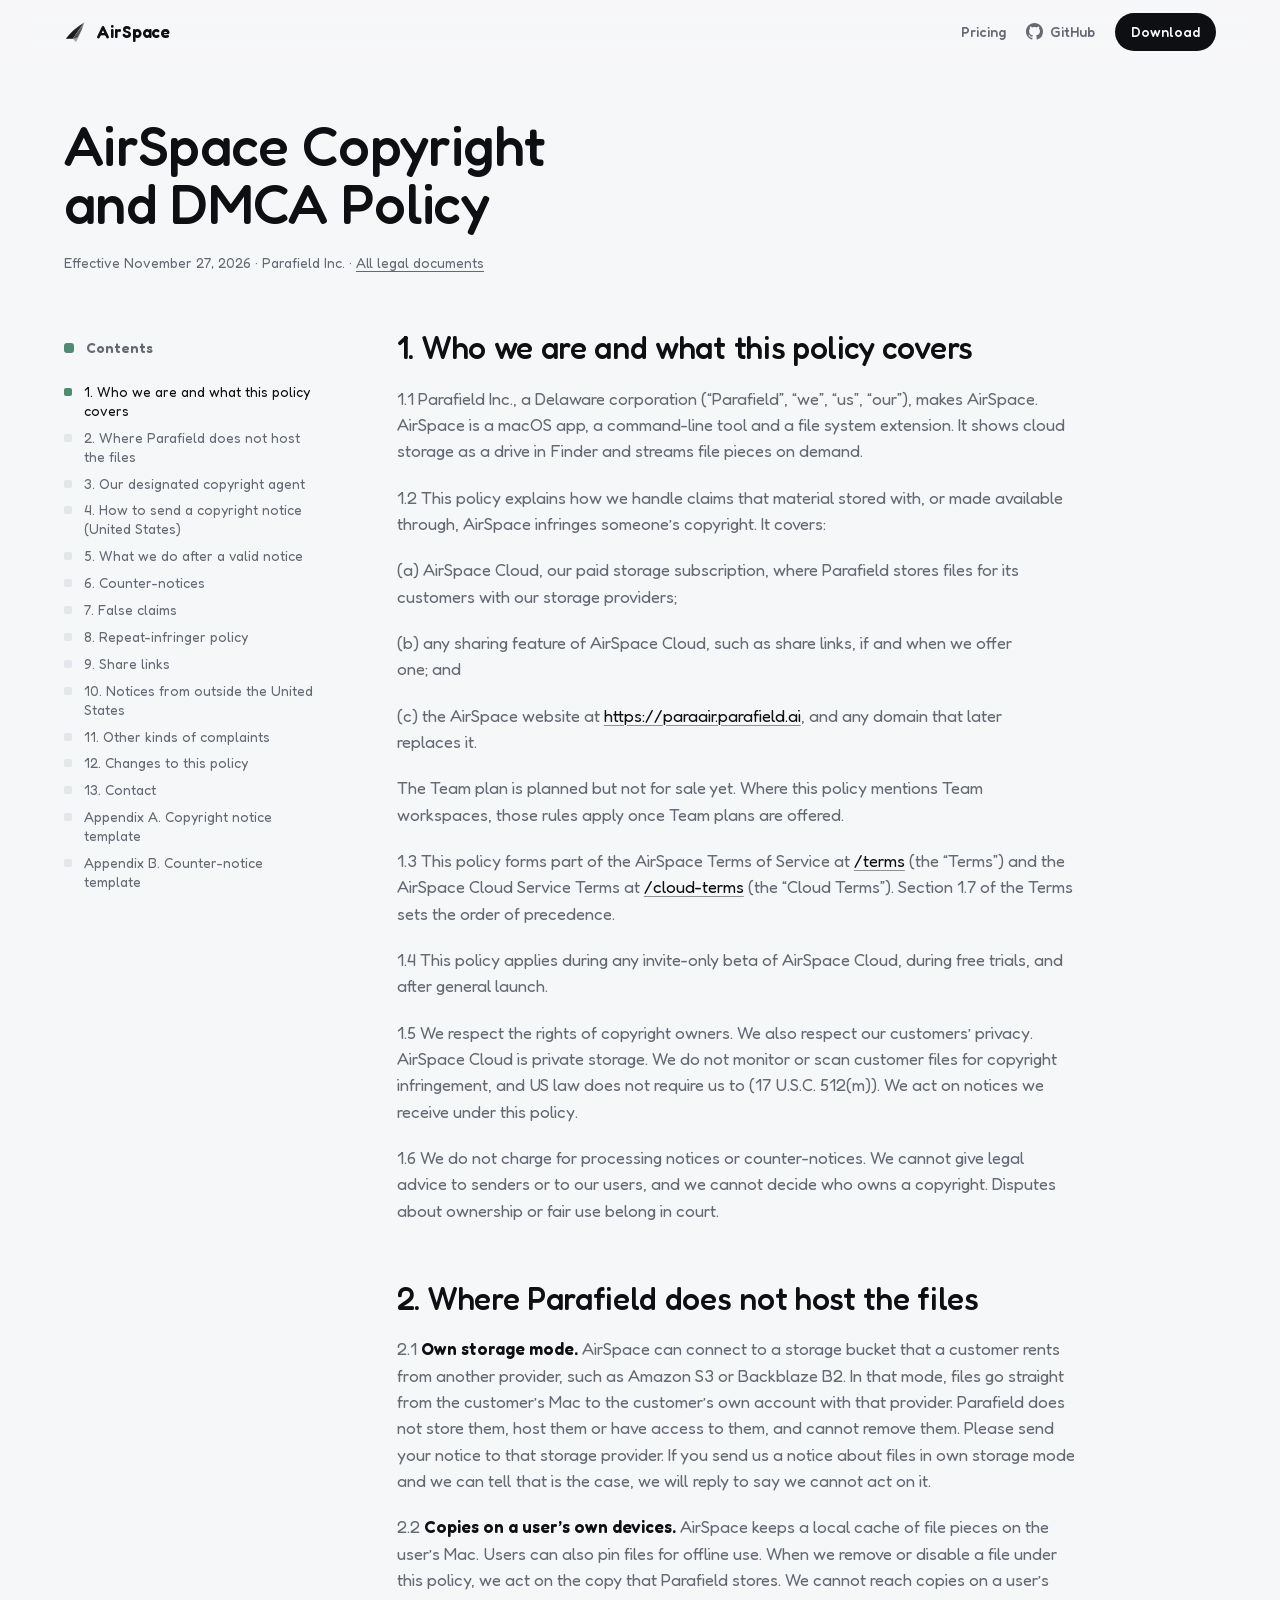
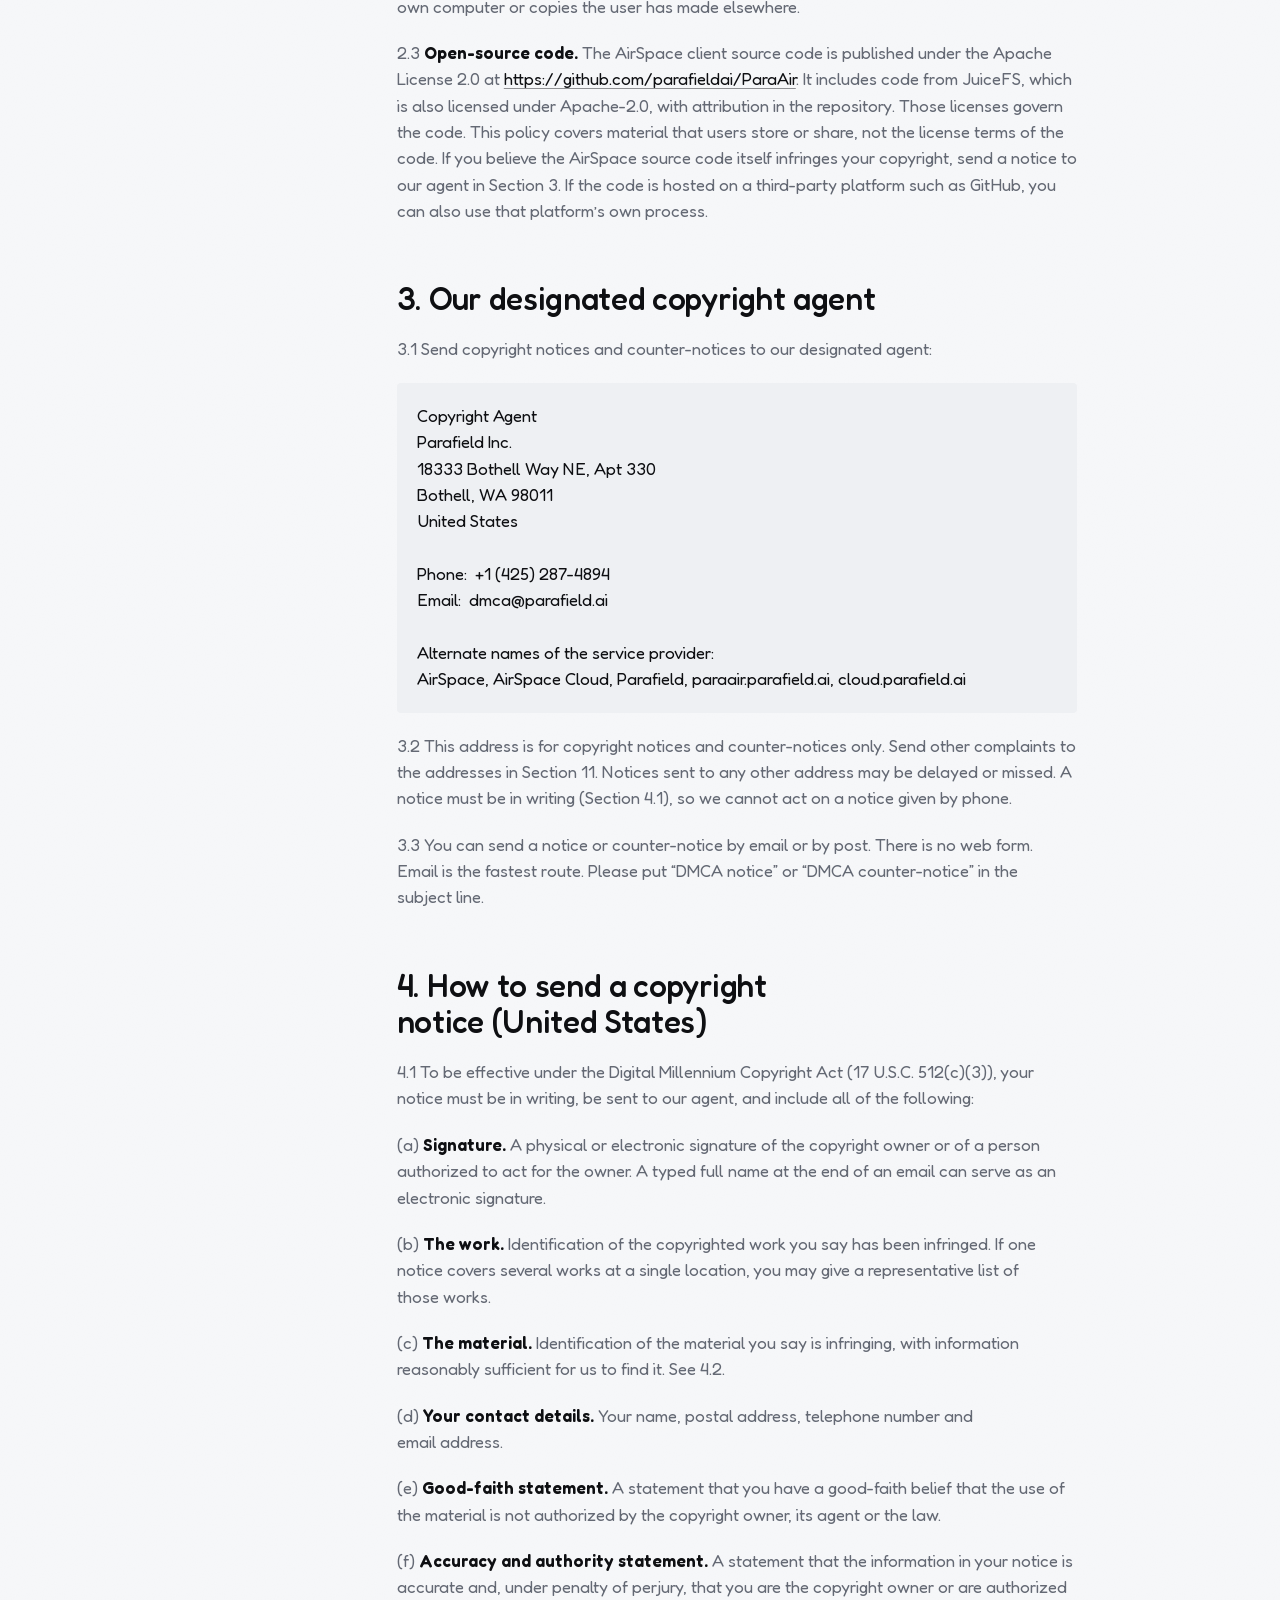
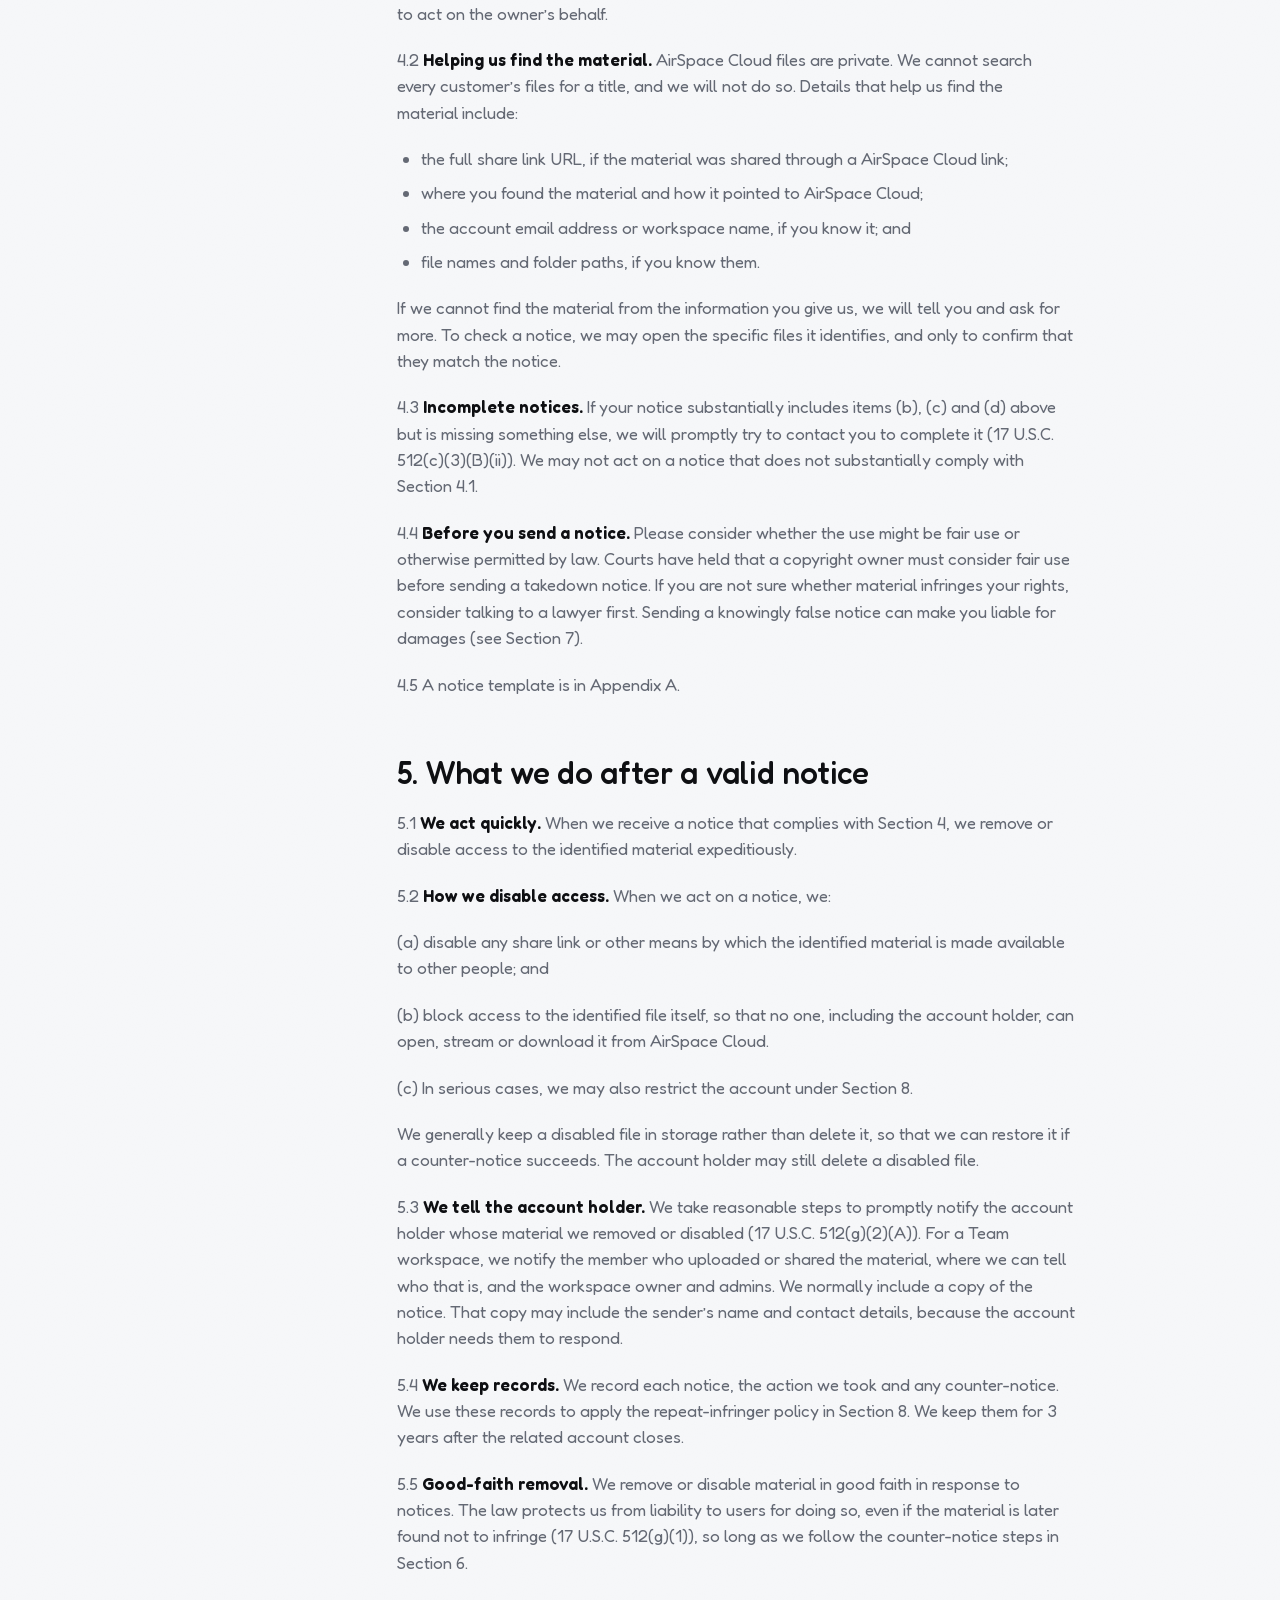
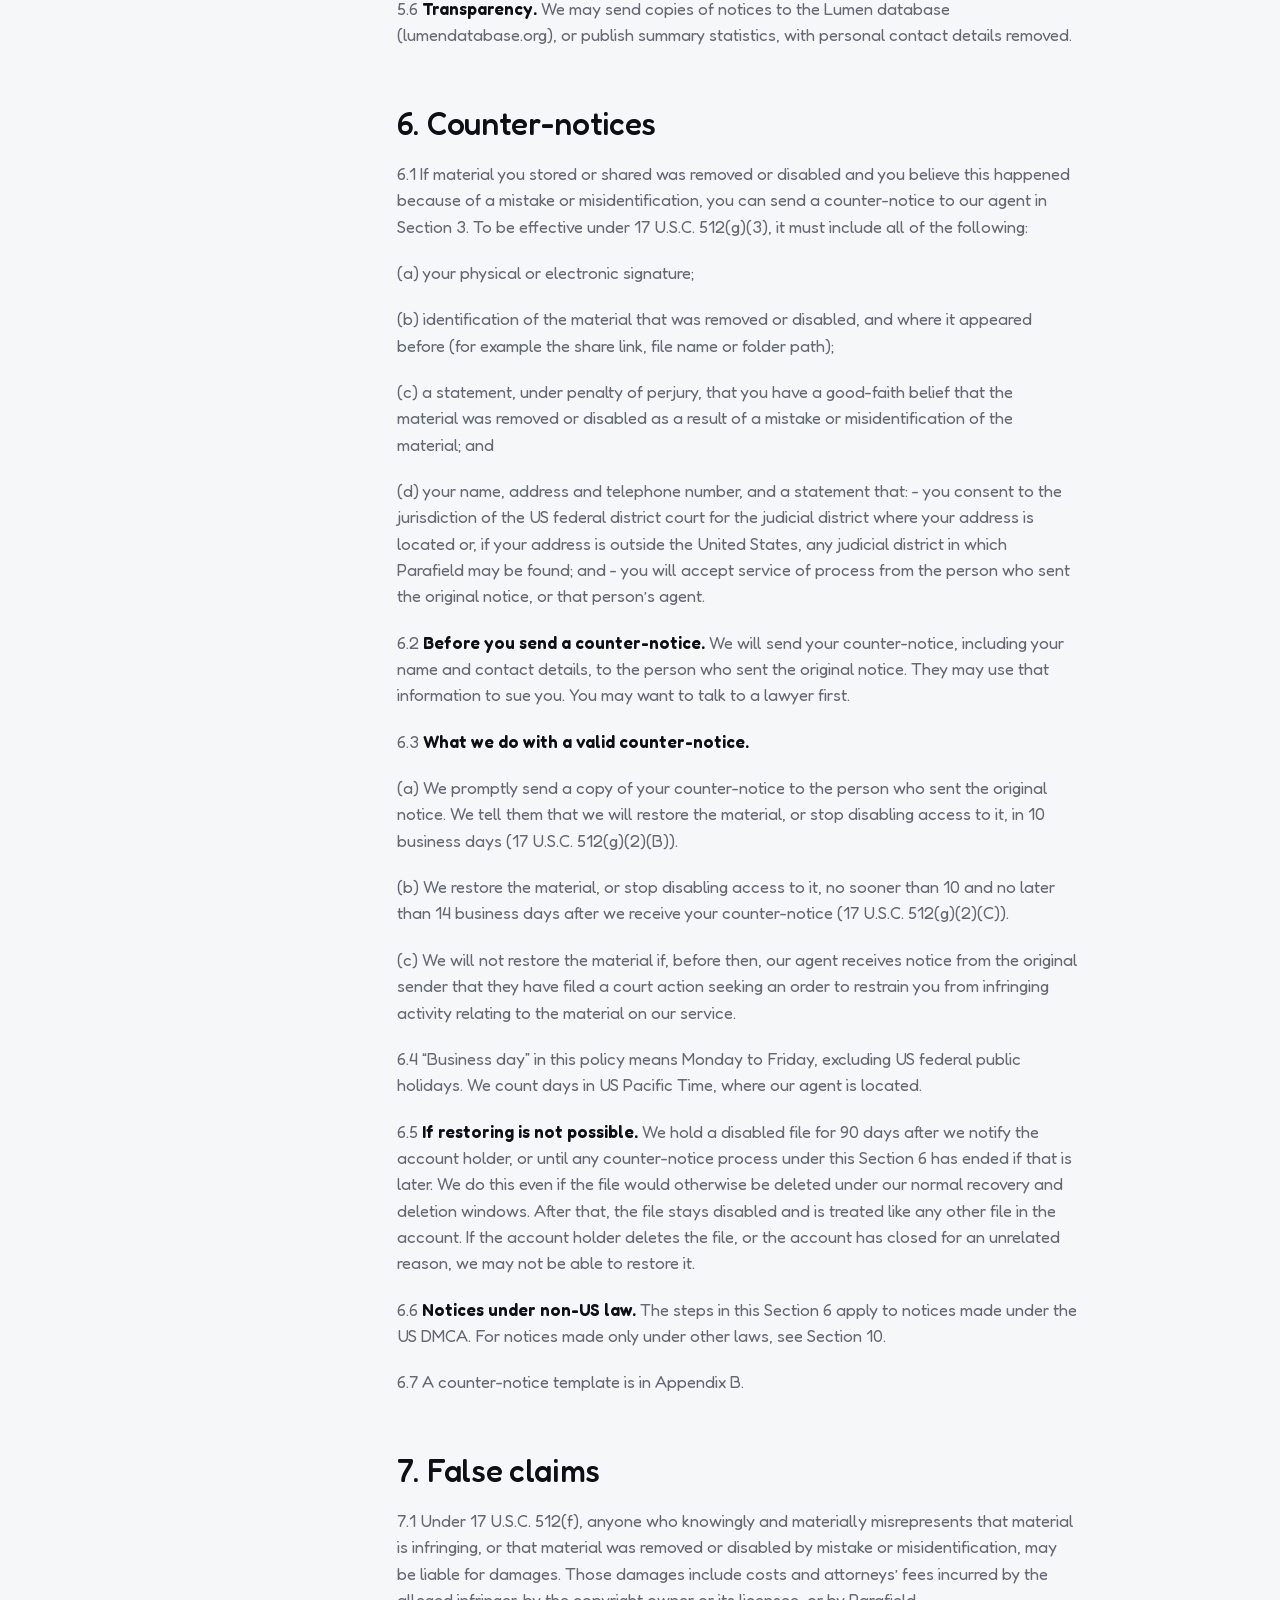
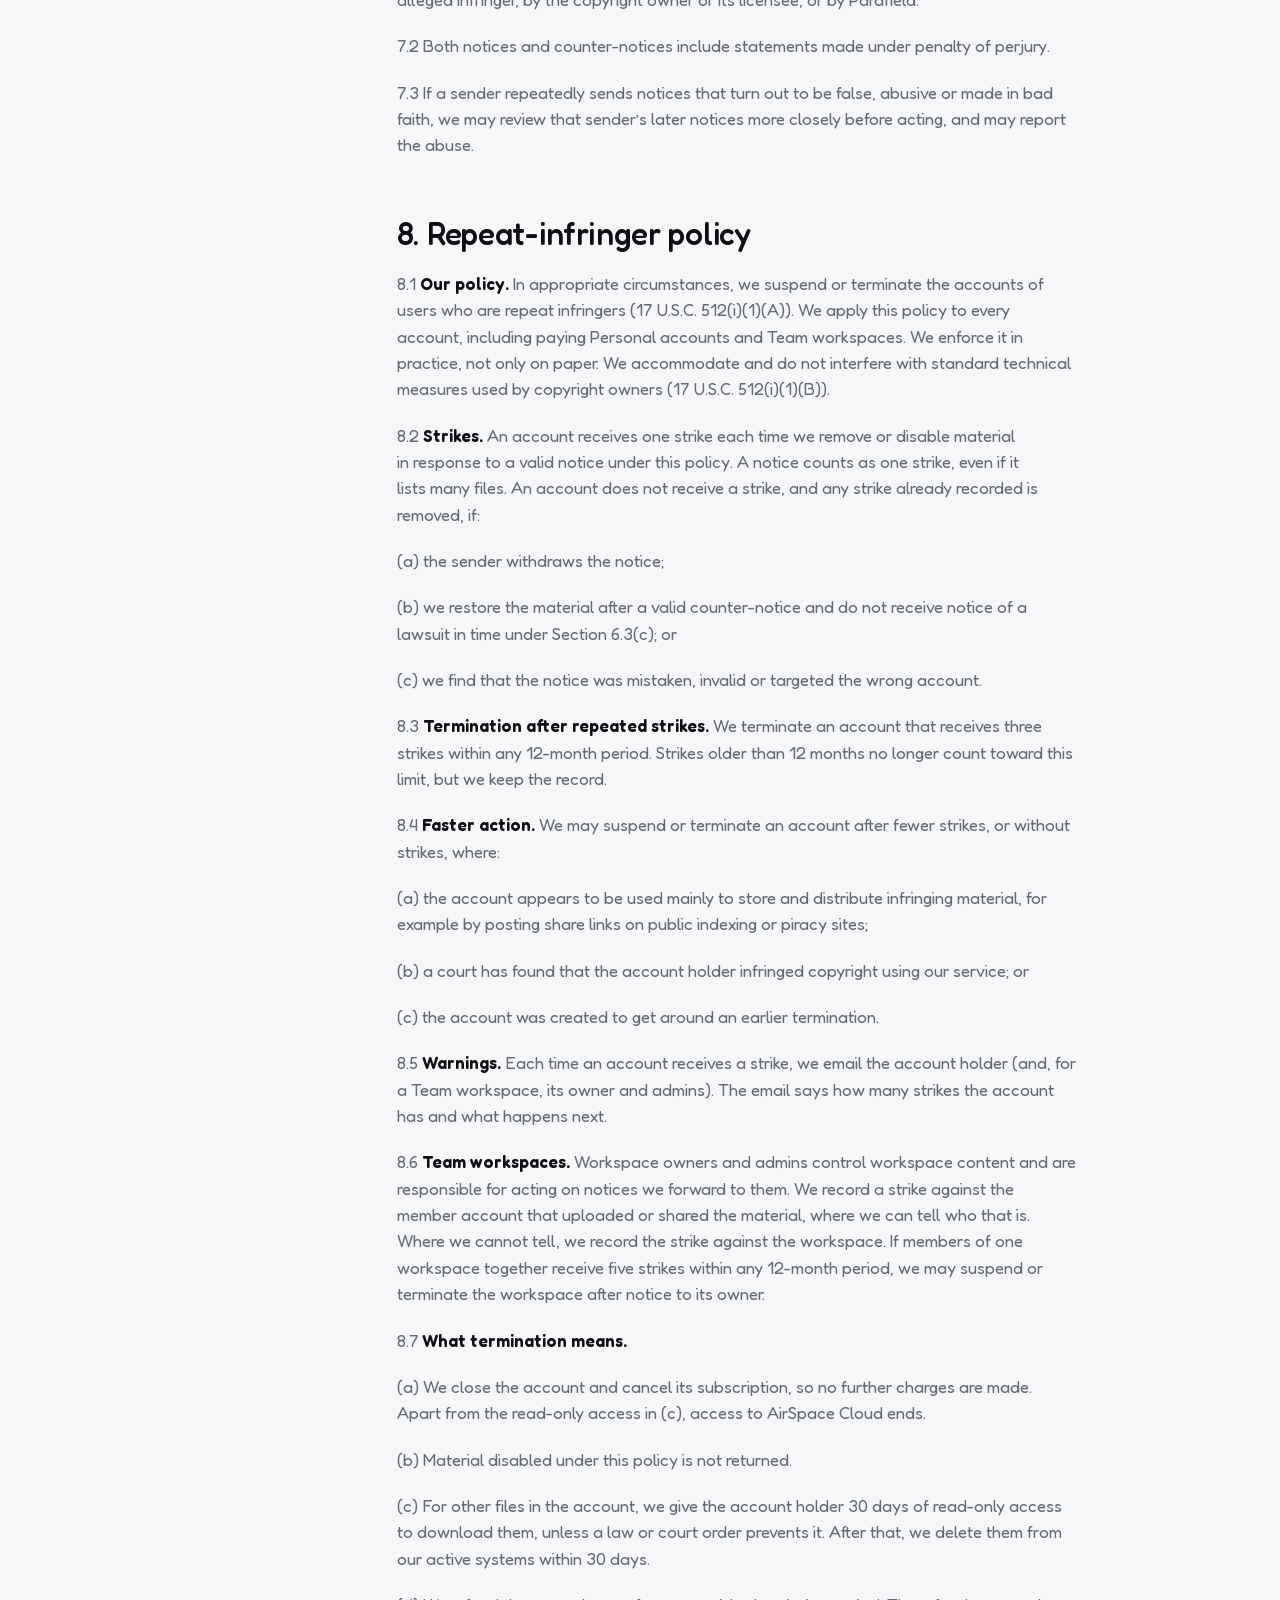
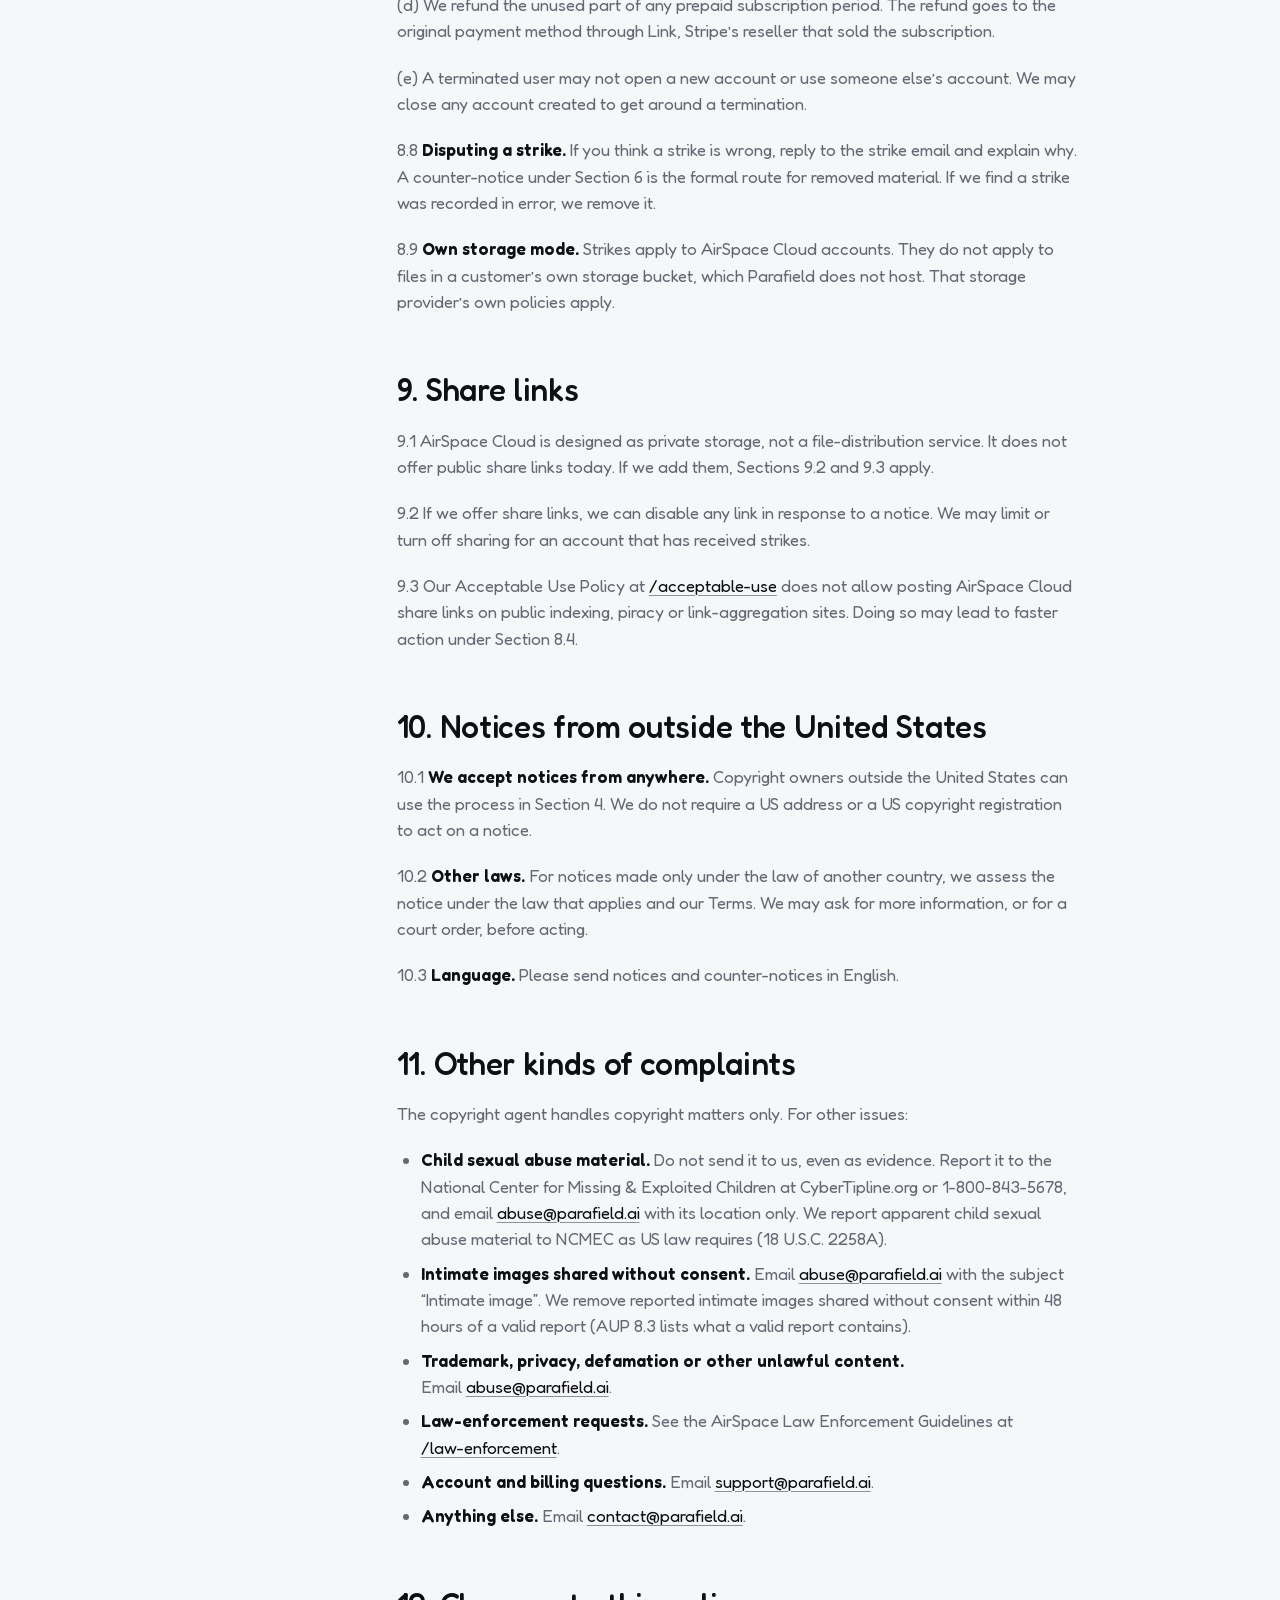
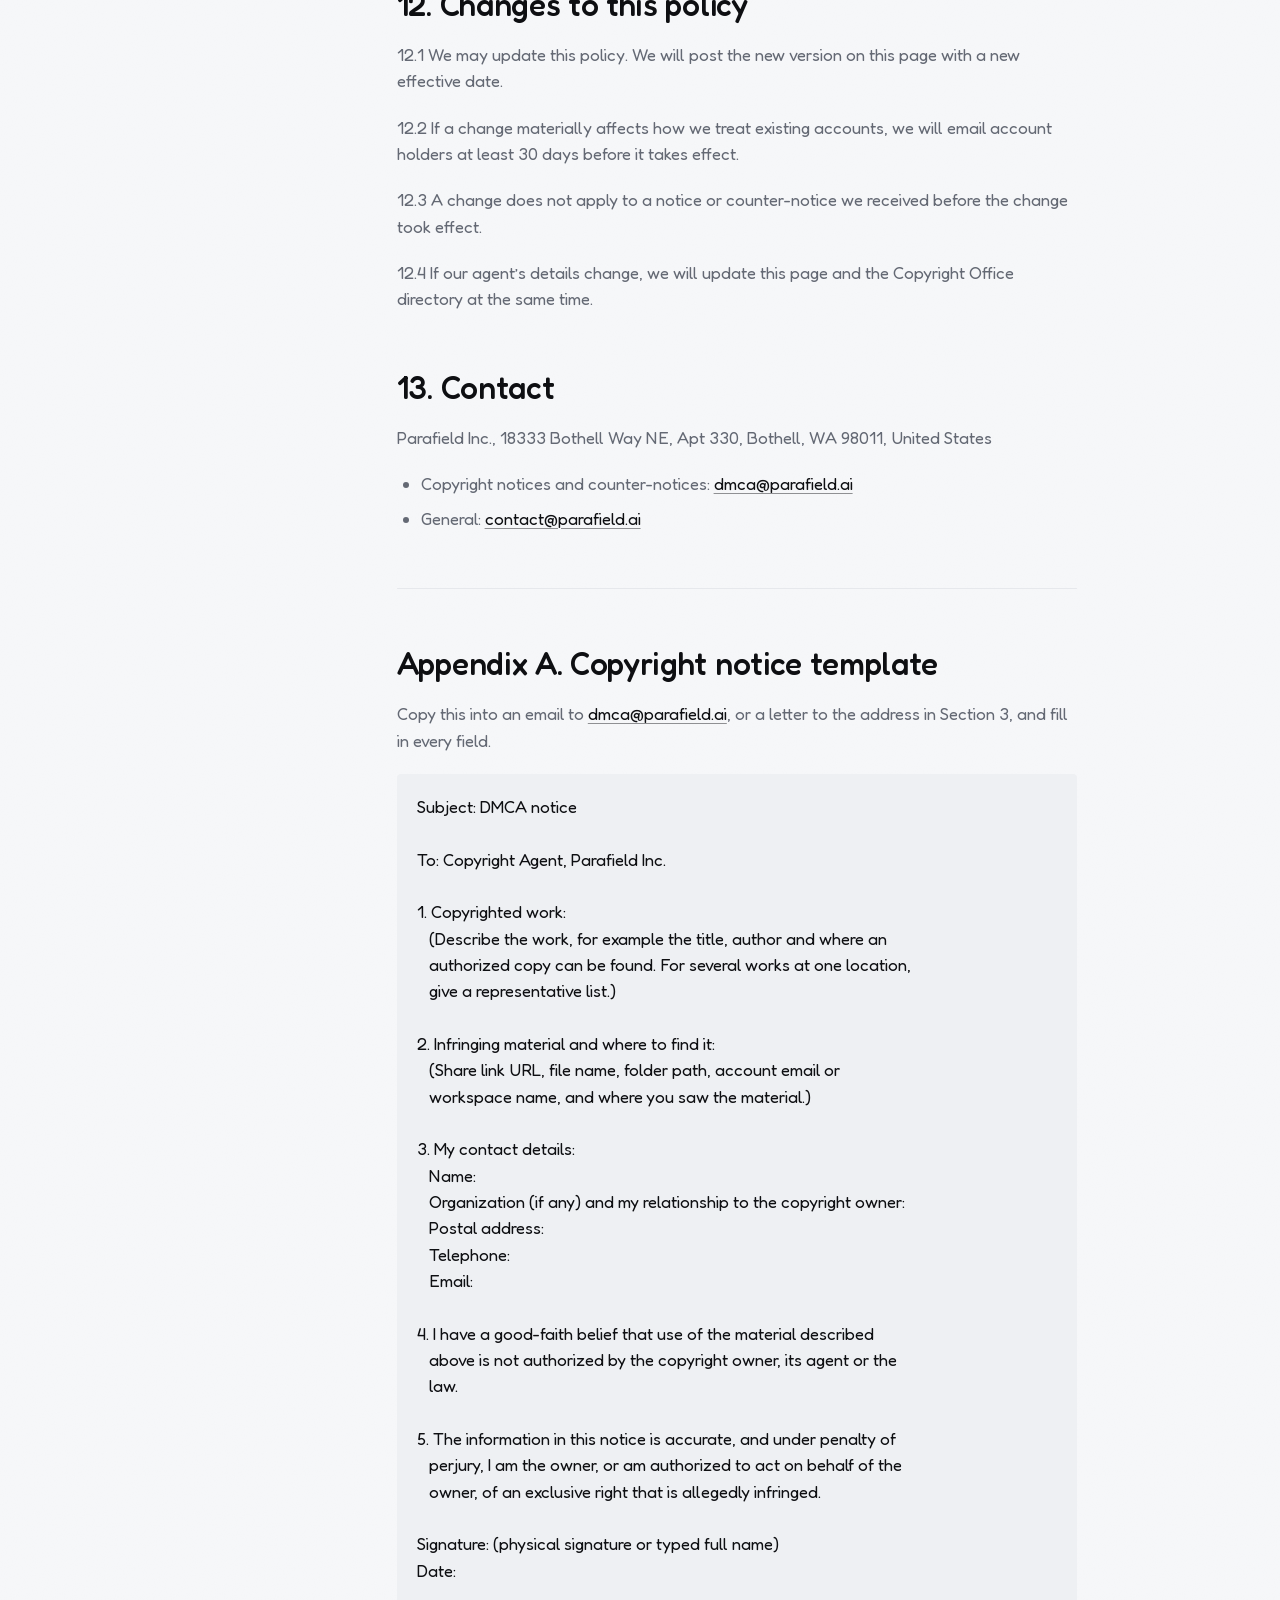
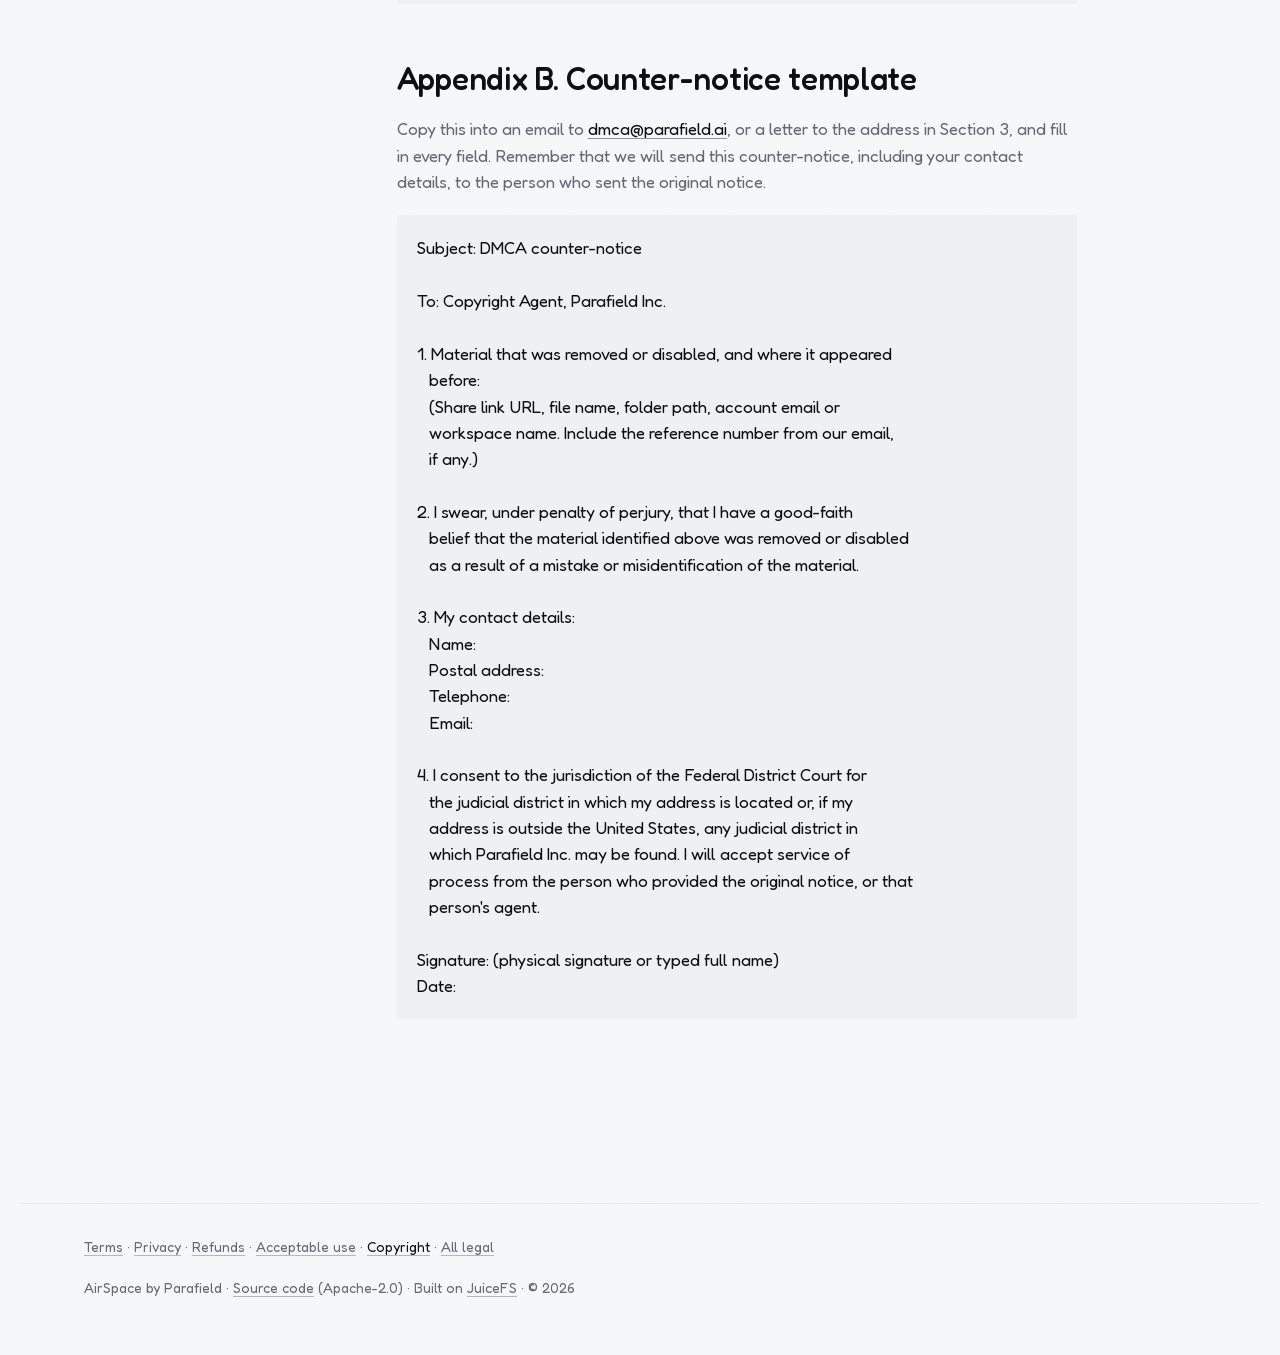
<file: site/copyright.html>
<!doctype html>
<html lang="en">
<head>
  <meta charset="utf-8">
  <meta name="viewport" content="width=device-width, initial-scale=1">
  <title>AirSpace Copyright and DMCA Policy · AirSpace</title>
  <meta name="description" content="Copyright notices, counter-notices and our designated agent.">
  <meta name="color-scheme" content="light">
  <link rel="canonical" href="https://paraair.parafield.ai/copyright">
  <meta property="og:type" content="website">
  <meta property="og:site_name" content="AirSpace">
  <meta property="og:url" content="https://paraair.parafield.ai/copyright">
  <meta property="og:title" content="AirSpace Copyright and DMCA Policy">
  <meta property="og:description" content="Copyright notices, counter-notices and our designated agent.">
  <meta property="og:image" content="https://paraair.parafield.ai/og-card.png">
  <meta property="og:image:width" content="1200">
  <meta property="og:image:height" content="630">
  <meta property="og:image:alt" content="The AirSpace paper plane and the words: Cloud storage, as a Mac drive.">
  <meta name="twitter:card" content="summary_large_image">
  <meta name="twitter:title" content="AirSpace Copyright and DMCA Policy">
  <meta name="twitter:description" content="Copyright notices, counter-notices and our designated agent.">
  <meta name="twitter:image" content="https://paraair.parafield.ai/og-card.png">
  <meta name="twitter:image:alt" content="The AirSpace paper plane and the words: Cloud storage, as a Mac drive.">
  <link rel="icon" href="glide.svg" type="image/svg+xml">
  <link rel="stylesheet" href="styles.css">
</head>
<body class="legal-page">
  <a class="skip" href="#main">Skip to content</a>
  <header class="masthead">
    <a class="brand" href="/" aria-label="AirSpace home">
      <svg class="brand-mark" viewBox="0 0 100 100" aria-hidden="true"><!-- mark --><defs><linearGradient id="bm-wingLit" gradientUnits="userSpaceOnUse" x1="93.6" y1="4" x2="6.4" y2="81.2"><stop offset="0" stop-color="#33353B"/><stop offset="1" stop-color="#0E0F12"/></linearGradient><linearGradient id="bm-keelLit" gradientUnits="userSpaceOnUse" x1="93.6" y1="4" x2="55.1" y2="96"><stop offset="0" stop-color="#D9DBDF"/><stop offset="1" stop-color="#9A9EA6"/></linearGradient><linearGradient id="bm-wing" gradientUnits="userSpaceOnUse" x1="93.6" y1="4" x2="40.2" y2="81.1"><stop offset="0" stop-color="#74787F"/><stop offset="1" stop-color="#42454C"/></linearGradient></defs><path fill="url(#bm-wingLit)" d="M89.6 9.8L40.2 81.1Q25.8 79.1 11.4 81.2Q6.4 81.2 10.1 77.9Q42.3 35.4 88.4 8.6Q93.6 4 89.6 9.8Z"/><path fill="url(#bm-keelLit)" d="M83.9 20.7L40.2 81.1Q46.5 86.5 51.9 92.8Q55.1 96 56.7 91.8Q77.4 59 83.9 20.7Z"/><path fill="url(#bm-wing)" d="M90.7 10.4Q82.9 43.9 62.9 71.9Q60.8 76.5 55.9 77.6Q47.8 78.2 40.2 81.1L89.6 9.8Q93.6 4 90.7 10.4Z"/><path fill="none" stroke="#FFFFFF" stroke-opacity="0.42" stroke-width="0.9" stroke-linecap="round" d="M90 9.2L40.2 81.1"/><path fill="none" stroke="#FFFFFF" stroke-opacity=".35" stroke-width="0.6" stroke-linecap="round" d="M10.1 77.9Q42.3 35.4 88.4 8.6"/><!-- /mark --></svg>
      <span>AirSpace</span>
    </a>
    <nav class="nav" aria-label="Primary">
      <div class="nav-group">
        <a class="nav-link" href="/pricing">Pricing</a>
        <a class="nav-link" href="https://github.com/parafieldai/ParaAir" aria-label="AirSpace source code on GitHub">
          <svg class="nav-icon" viewBox="0 0 16 16" aria-hidden="true"><path d="M8 0C3.58 0 0 3.58 0 8c0 3.54 2.29 6.53 5.47 7.59.4.07.55-.17.55-.38 0-.19-.01-.82-.01-1.49-2.01.37-2.53-.49-2.69-.94-.09-.23-.48-.94-.82-1.13-.28-.15-.68-.52-.01-.53.63-.01 1.08.58 1.23.82.72 1.21 1.87.87 2.33.66.07-.52.28-.87.51-1.07-1.78-.2-3.64-.89-3.64-3.95 0-.87.31-1.59.82-2.15-.08-.2-.36-1.02.08-2.12 0 0 .67-.21 2.2.82.64-.18 1.32-.27 2-.27.68 0 1.36.09 2 .27 1.53-1.04 2.2-.82 2.2-.82.44 1.1.16 1.92.08 2.12.51.56.82 1.27.82 2.15 0 3.07-1.87 3.75-3.65 3.95.29.25.54.73.54 1.48 0 1.07-.01 1.93-.01 2.2 0 .21.15.46.55.38A8.013 8.013 0 0 0 16 8c0-4.42-3.58-8-8-8z"/></svg>
          <span class="nav-label">GitHub</span>
        </a>
      </div>
      <a class="nav-cta" href="/#access">Download</a>
    </nav>
  </header>
  <main id="main" class="legal">
    <div class="legal-head">
      <h1>AirSpace Copyright and DMCA Policy</h1>
      <p class="doc-meta">Effective November 27, 2026 · Parafield Inc. · <a href="/legal">All legal documents</a></p>
    </div>
    <div class="legal-body">
      <nav class="toc" aria-label="Contents"><details><summary>Contents</summary><ol role="list"><li><a href="#1">1. Who we are and what this policy covers</a></li><li><a href="#2">2. Where Parafield does not host the files</a></li><li><a href="#3">3. Our designated copyright agent</a></li><li><a href="#4">4. How to send a copyright notice (United States)</a></li><li><a href="#5">5. What we do after a valid notice</a></li><li><a href="#6">6. Counter-notices</a></li><li><a href="#7">7. False claims</a></li><li><a href="#8">8. Repeat-infringer policy</a></li><li><a href="#9">9. Share links</a></li><li><a href="#10">10. Notices from outside the United States</a></li><li><a href="#11">11. Other kinds of complaints</a></li><li><a href="#12">12. Changes to this policy</a></li><li><a href="#13">13. Contact</a></li><li><a href="#appendix-a-copyright-notice-template">Appendix A. Copyright notice template</a></li><li><a href="#appendix-b-counter-notice-template">Appendix B. Counter-notice template</a></li></ol></details></nav>
      <article class="doc">
        <h2 id="1"><a class="anchor" href="#1">1. Who we are and what this policy covers</a></h2>
        <p class="clause" id="1.1"><a class="anchor clause-number" href="#1.1">1.1</a> Parafield Inc., a Delaware corporation (“Parafield”, “we”, “us”, “our”), makes AirSpace. AirSpace is a macOS app, a command-line tool and a file system extension. It shows cloud storage as a drive in Finder and streams file pieces on demand.</p>
        <p class="clause" id="1.2"><a class="anchor clause-number" href="#1.2">1.2</a> This policy explains how we handle claims that material stored with, or made available through, AirSpace infringes someone’s copyright. It covers:</p>
        <p>(a) AirSpace Cloud, our paid storage subscription, where Parafield stores files for its customers with our storage providers;</p>
        <p>(b) any sharing feature of AirSpace Cloud, such as share links, if and when we offer one; and</p>
        <p>(c) the AirSpace website at <a href="https://paraair.parafield.ai" rel="noopener">https://paraair.parafield.ai</a>, and any domain that later replaces it.</p>
        <p>The Team plan is planned but not for sale yet. Where this policy mentions Team workspaces, those rules apply once Team plans are offered.</p>
        <p class="clause" id="1.3"><a class="anchor clause-number" href="#1.3">1.3</a> This policy forms part of the AirSpace Terms of Service at <a href="/terms">/terms</a> (the “Terms”) and the AirSpace Cloud Service Terms at <a href="/cloud-terms">/cloud-terms</a> (the “Cloud Terms”). Section 1.7 of the Terms sets the order of precedence.</p>
        <p class="clause" id="1.4"><a class="anchor clause-number" href="#1.4">1.4</a> This policy applies during any invite-only beta of AirSpace Cloud, during free trials, and after general launch.</p>
        <p class="clause" id="1.5"><a class="anchor clause-number" href="#1.5">1.5</a> We respect the rights of copyright owners. We also respect our customers’ privacy. AirSpace Cloud is private storage. We do not monitor or scan customer files for copyright infringement, and US law does not require us to (17 U.S.C. 512(m)). We act on notices we receive under this policy.</p>
        <p class="clause" id="1.6"><a class="anchor clause-number" href="#1.6">1.6</a> We do not charge for processing notices or counter-notices. We cannot give legal advice to senders or to our users, and we cannot decide who owns a copyright. Disputes about ownership or fair use belong in court.</p>
        <h2 id="2"><a class="anchor" href="#2">2. Where Parafield does not host the files</a></h2>
        <p class="clause" id="2.1"><a class="anchor clause-number" href="#2.1">2.1</a> <strong>Own storage mode.</strong> AirSpace can connect to a storage bucket that a customer rents from another provider, such as Amazon S3 or Backblaze B2. In that mode, files go straight from the customer’s Mac to the customer’s own account with that provider. Parafield does not store them, host them or have access to them, and cannot remove them. Please send your notice to that storage provider. If you send us a notice about files in own storage mode and we can tell that is the case, we will reply to say we cannot act on it.</p>
        <p class="clause" id="2.2"><a class="anchor clause-number" href="#2.2">2.2</a> <strong>Copies on a user’s own devices.</strong> AirSpace keeps a local cache of file pieces on the user’s Mac. Users can also pin files for offline use. When we remove or disable a file under this policy, we act on the copy that Parafield stores. We cannot reach copies on a user’s own computer or copies the user has made elsewhere.</p>
        <p class="clause" id="2.3"><a class="anchor clause-number" href="#2.3">2.3</a> <strong>Open-source code.</strong> The AirSpace client source code is published under the Apache License 2.0 at <a href="https://github.com/parafieldai/ParaAir" rel="noopener">https://github.com/parafieldai/ParaAir</a>. It includes code from JuiceFS, which is also licensed under Apache-2.0, with attribution in the repository. Those licenses govern the code. This policy covers material that users store or share, not the license terms of the code. If you believe the AirSpace source code itself infringes your copyright, send a notice to our agent in Section 3. If the code is hosted on a third-party platform such as GitHub, you can also use that platform’s own process.</p>
        <h2 id="3"><a class="anchor" href="#3">3. Our designated copyright agent</a></h2>
        <p class="clause" id="3.1"><a class="anchor clause-number" href="#3.1">3.1</a> Send copyright notices and counter-notices to our designated agent:</p>
        <pre class="doc-block">Copyright Agent
Parafield Inc.
18333 Bothell Way NE, Apt 330
Bothell, WA 98011
United States

Phone:  +1 (425) 287-4894
Email:  dmca@parafield.ai

Alternate names of the service provider:
AirSpace, AirSpace Cloud, Parafield, paraair.parafield.ai, cloud.parafield.ai</pre>
        <p class="clause" id="3.2"><a class="anchor clause-number" href="#3.2">3.2</a> This address is for copyright notices and counter-notices only. Send other complaints to the addresses in Section 11. Notices sent to any other address may be delayed or missed. A notice must be in writing (Section 4.1), so we cannot act on a notice given by phone.</p>
        <p class="clause" id="3.3"><a class="anchor clause-number" href="#3.3">3.3</a> You can send a notice or counter-notice by email or by post. There is no web form. Email is the fastest route. Please put “DMCA notice” or “DMCA counter-notice” in the subject line.</p>
        <h2 id="4"><a class="anchor" href="#4">4. How to send a copyright notice (United States)</a></h2>
        <p class="clause" id="4.1"><a class="anchor clause-number" href="#4.1">4.1</a> To be effective under the Digital Millennium Copyright Act (17 U.S.C. 512(c)(3)), your notice must be in writing, be sent to our agent, and include all of the following:</p>
        <p>(a) <strong>Signature.</strong> A physical or electronic signature of the copyright owner or of a person authorized to act for the owner. A typed full name at the end of an email can serve as an electronic signature.</p>
        <p>(b) <strong>The work.</strong> Identification of the copyrighted work you say has been infringed. If one notice covers several works at a single location, you may give a representative list of those works.</p>
        <p>(c) <strong>The material.</strong> Identification of the material you say is infringing, with information reasonably sufficient for us to find it. See 4.2.</p>
        <p>(d) <strong>Your contact details.</strong> Your name, postal address, telephone number and email address.</p>
        <p>(e) <strong>Good-faith statement.</strong> A statement that you have a good-faith belief that the use of the material is not authorized by the copyright owner, its agent or the law.</p>
        <p>(f) <strong>Accuracy and authority statement.</strong> A statement that the information in your notice is accurate and, under penalty of perjury, that you are the copyright owner or are authorized to act on the owner’s behalf.</p>
        <p class="clause" id="4.2"><a class="anchor clause-number" href="#4.2">4.2</a> <strong>Helping us find the material.</strong> AirSpace Cloud files are private. We cannot search every customer’s files for a title, and we will not do so. Details that help us find the material include:</p>
        <ul><li>the full share link URL, if the material was shared through a AirSpace Cloud link;</li><li>where you found the material and how it pointed to AirSpace Cloud;</li><li>the account email address or workspace name, if you know it; and</li><li>file names and folder paths, if you know them.</li></ul>
        <p>If we cannot find the material from the information you give us, we will tell you and ask for more. To check a notice, we may open the specific files it identifies, and only to confirm that they match the notice.</p>
        <p class="clause" id="4.3"><a class="anchor clause-number" href="#4.3">4.3</a> <strong>Incomplete notices.</strong> If your notice substantially includes items (b), (c) and (d) above but is missing something else, we will promptly try to contact you to complete it (17 U.S.C. 512(c)(3)(B)(ii)). We may not act on a notice that does not substantially comply with Section 4.1.</p>
        <p class="clause" id="4.4"><a class="anchor clause-number" href="#4.4">4.4</a> <strong>Before you send a notice.</strong> Please consider whether the use might be fair use or otherwise permitted by law. Courts have held that a copyright owner must consider fair use before sending a takedown notice. If you are not sure whether material infringes your rights, consider talking to a lawyer first. Sending a knowingly false notice can make you liable for damages (see Section 7).</p>
        <p class="clause" id="4.5"><a class="anchor clause-number" href="#4.5">4.5</a> A notice template is in Appendix A.</p>
        <h2 id="5"><a class="anchor" href="#5">5. What we do after a valid notice</a></h2>
        <p class="clause" id="5.1"><a class="anchor clause-number" href="#5.1">5.1</a> <strong>We act quickly.</strong> When we receive a notice that complies with Section 4, we remove or disable access to the identified material expeditiously.</p>
        <p class="clause" id="5.2"><a class="anchor clause-number" href="#5.2">5.2</a> <strong>How we disable access.</strong> When we act on a notice, we:</p>
        <p>(a) disable any share link or other means by which the identified material is made available to other people; and</p>
        <p>(b) block access to the identified file itself, so that no one, including the account holder, can open, stream or download it from AirSpace Cloud.</p>
        <p>(c) In serious cases, we may also restrict the account under Section 8.</p>
        <p>We generally keep a disabled file in storage rather than delete it, so that we can restore it if a counter-notice succeeds. The account holder may still delete a disabled file.</p>
        <p class="clause" id="5.3"><a class="anchor clause-number" href="#5.3">5.3</a> <strong>We tell the account holder.</strong> We take reasonable steps to promptly notify the account holder whose material we removed or disabled (17 U.S.C. 512(g)(2)(A)). For a Team workspace, we notify the member who uploaded or shared the material, where we can tell who that is, and the workspace owner and admins. We normally include a copy of the notice. That copy may include the sender’s name and contact details, because the account holder needs them to respond.</p>
        <p class="clause" id="5.4"><a class="anchor clause-number" href="#5.4">5.4</a> <strong>We keep records.</strong> We record each notice, the action we took and any counter-notice. We use these records to apply the repeat-infringer policy in Section 8. We keep them for 3 years after the related account closes.</p>
        <p class="clause" id="5.5"><a class="anchor clause-number" href="#5.5">5.5</a> <strong>Good-faith removal.</strong> We remove or disable material in good faith in response to notices. The law protects us from liability to users for doing so, even if the material is later found not to infringe (17 U.S.C. 512(g)(1)), so long as we follow the counter-notice steps in Section 6.</p>
        <p class="clause" id="5.6"><a class="anchor clause-number" href="#5.6">5.6</a> <strong>Transparency.</strong> We may send copies of notices to the Lumen database (lumendatabase.org), or publish summary statistics, with personal contact details removed.</p>
        <h2 id="6"><a class="anchor" href="#6">6. Counter-notices</a></h2>
        <p class="clause" id="6.1"><a class="anchor clause-number" href="#6.1">6.1</a> If material you stored or shared was removed or disabled and you believe this happened because of a mistake or misidentification, you can send a counter-notice to our agent in Section 3. To be effective under 17 U.S.C. 512(g)(3), it must include all of the following:</p>
        <p>(a) your physical or electronic signature;</p>
        <p>(b) identification of the material that was removed or disabled, and where it appeared before (for example the share link, file name or folder path);</p>
        <p>(c) a statement, under penalty of perjury, that you have a good-faith belief that the material was removed or disabled as a result of a mistake or misidentification of the material; and</p>
        <p>(d) your name, address and telephone number, and a statement that: - you consent to the jurisdiction of the US federal district court for the judicial district where your address is located or, if your address is outside the United States, any judicial district in which Parafield may be found; and - you will accept service of process from the person who sent the original notice, or that person’s agent.</p>
        <p class="clause" id="6.2"><a class="anchor clause-number" href="#6.2">6.2</a> <strong>Before you send a counter-notice.</strong> We will send your counter-notice, including your name and contact details, to the person who sent the original notice. They may use that information to sue you. You may want to talk to a lawyer first.</p>
        <p class="clause" id="6.3"><a class="anchor clause-number" href="#6.3">6.3</a> <strong>What we do with a valid counter-notice.</strong></p>
        <p>(a) We promptly send a copy of your counter-notice to the person who sent the original notice. We tell them that we will restore the material, or stop disabling access to it, in 10 business days (17 U.S.C. 512(g)(2)(B)).</p>
        <p>(b) We restore the material, or stop disabling access to it, no sooner than 10 and no later than 14 business days after we receive your counter-notice (17 U.S.C. 512(g)(2)(C)).</p>
        <p>(c) We will not restore the material if, before then, our agent receives notice from the original sender that they have filed a court action seeking an order to restrain you from infringing activity relating to the material on our service.</p>
        <p class="clause" id="6.4"><a class="anchor clause-number" href="#6.4">6.4</a> “Business day” in this policy means Monday to Friday, excluding US federal public holidays. We count days in US Pacific Time, where our agent is located.</p>
        <p class="clause" id="6.5"><a class="anchor clause-number" href="#6.5">6.5</a> <strong>If restoring is not possible.</strong> We hold a disabled file for 90 days after we notify the account holder, or until any counter-notice process under this Section 6 has ended if that is later. We do this even if the file would otherwise be deleted under our normal recovery and deletion windows. After that, the file stays disabled and is treated like any other file in the account. If the account holder deletes the file, or the account has closed for an unrelated reason, we may not be able to restore it.</p>
        <p class="clause" id="6.6"><a class="anchor clause-number" href="#6.6">6.6</a> <strong>Notices under non-US law.</strong> The steps in this Section 6 apply to notices made under the US DMCA. For notices made only under other laws, see Section 10.</p>
        <p class="clause" id="6.7"><a class="anchor clause-number" href="#6.7">6.7</a> A counter-notice template is in Appendix B.</p>
        <h2 id="7"><a class="anchor" href="#7">7. False claims</a></h2>
        <p class="clause" id="7.1"><a class="anchor clause-number" href="#7.1">7.1</a> Under 17 U.S.C. 512(f), anyone who knowingly and materially misrepresents that material is infringing, or that material was removed or disabled by mistake or misidentification, may be liable for damages. Those damages include costs and attorneys’ fees incurred by the alleged infringer, by the copyright owner or its licensee, or by Parafield.</p>
        <p class="clause" id="7.2"><a class="anchor clause-number" href="#7.2">7.2</a> Both notices and counter-notices include statements made under penalty of perjury.</p>
        <p class="clause" id="7.3"><a class="anchor clause-number" href="#7.3">7.3</a> If a sender repeatedly sends notices that turn out to be false, abusive or made in bad faith, we may review that sender’s later notices more closely before acting, and may report the abuse.</p>
        <h2 id="8"><a class="anchor" href="#8">8. Repeat-infringer policy</a></h2>
        <p class="clause" id="8.1"><a class="anchor clause-number" href="#8.1">8.1</a> <strong>Our policy.</strong> In appropriate circumstances, we suspend or terminate the accounts of users who are repeat infringers (17 U.S.C. 512(i)(1)(A)). We apply this policy to every account, including paying Personal accounts and Team workspaces. We enforce it in practice, not only on paper. We accommodate and do not interfere with standard technical measures used by copyright owners (17 U.S.C. 512(i)(1)(B)).</p>
        <p class="clause" id="8.2"><a class="anchor clause-number" href="#8.2">8.2</a> <strong>Strikes.</strong> An account receives one strike each time we remove or disable material in response to a valid notice under this policy. A notice counts as one strike, even if it lists many files. An account does not receive a strike, and any strike already recorded is removed, if:</p>
        <p>(a) the sender withdraws the notice;</p>
        <p>(b) we restore the material after a valid counter-notice and do not receive notice of a lawsuit in time under Section 6.3(c); or</p>
        <p>(c) we find that the notice was mistaken, invalid or targeted the wrong account.</p>
        <p class="clause" id="8.3"><a class="anchor clause-number" href="#8.3">8.3</a> <strong>Termination after repeated strikes.</strong> We terminate an account that receives three strikes within any 12-month period. Strikes older than 12 months no longer count toward this limit, but we keep the record.</p>
        <p class="clause" id="8.4"><a class="anchor clause-number" href="#8.4">8.4</a> <strong>Faster action.</strong> We may suspend or terminate an account after fewer strikes, or without strikes, where:</p>
        <p>(a) the account appears to be used mainly to store and distribute infringing material, for example by posting share links on public indexing or piracy sites;</p>
        <p>(b) a court has found that the account holder infringed copyright using our service; or</p>
        <p>(c) the account was created to get around an earlier termination.</p>
        <p class="clause" id="8.5"><a class="anchor clause-number" href="#8.5">8.5</a> <strong>Warnings.</strong> Each time an account receives a strike, we email the account holder (and, for a Team workspace, its owner and admins). The email says how many strikes the account has and what happens next.</p>
        <p class="clause" id="8.6"><a class="anchor clause-number" href="#8.6">8.6</a> <strong>Team workspaces.</strong> Workspace owners and admins control workspace content and are responsible for acting on notices we forward to them. We record a strike against the member account that uploaded or shared the material, where we can tell who that is. Where we cannot tell, we record the strike against the workspace. If members of one workspace together receive five strikes within any 12-month period, we may suspend or terminate the workspace after notice to its owner.</p>
        <p class="clause" id="8.7"><a class="anchor clause-number" href="#8.7">8.7</a> <strong>What termination means.</strong></p>
        <p>(a) We close the account and cancel its subscription, so no further charges are made. Apart from the read-only access in (c), access to AirSpace Cloud ends.</p>
        <p>(b) Material disabled under this policy is not returned.</p>
        <p>(c) For other files in the account, we give the account holder 30 days of read-only access to download them, unless a law or court order prevents it. After that, we delete them from our active systems within 30 days.</p>
        <p>(d) We refund the unused part of any prepaid subscription period. The refund goes to the original payment method through Link, Stripe’s reseller that sold the subscription.</p>
        <p>(e) A terminated user may not open a new account or use someone else’s account. We may close any account created to get around a termination.</p>
        <p class="clause" id="8.8"><a class="anchor clause-number" href="#8.8">8.8</a> <strong>Disputing a strike.</strong> If you think a strike is wrong, reply to the strike email and explain why. A counter-notice under Section 6 is the formal route for removed material. If we find a strike was recorded in error, we remove it.</p>
        <p class="clause" id="8.9"><a class="anchor clause-number" href="#8.9">8.9</a> <strong>Own storage mode.</strong> Strikes apply to AirSpace Cloud accounts. They do not apply to files in a customer’s own storage bucket, which Parafield does not host. That storage provider’s own policies apply.</p>
        <h2 id="9"><a class="anchor" href="#9">9. Share links</a></h2>
        <p class="clause" id="9.1"><a class="anchor clause-number" href="#9.1">9.1</a> AirSpace Cloud is designed as private storage, not a file-distribution service. It does not offer public share links today. If we add them, Sections 9.2 and 9.3 apply.</p>
        <p class="clause" id="9.2"><a class="anchor clause-number" href="#9.2">9.2</a> If we offer share links, we can disable any link in response to a notice. We may limit or turn off sharing for an account that has received strikes.</p>
        <p class="clause" id="9.3"><a class="anchor clause-number" href="#9.3">9.3</a> Our Acceptable Use Policy at <a href="/acceptable-use">/acceptable-use</a> does not allow posting AirSpace Cloud share links on public indexing, piracy or link-aggregation sites. Doing so may lead to faster action under Section 8.4.</p>
        <h2 id="10"><a class="anchor" href="#10">10. Notices from outside the United States</a></h2>
        <p class="clause" id="10.1"><a class="anchor clause-number" href="#10.1">10.1</a> <strong>We accept notices from anywhere.</strong> Copyright owners outside the United States can use the process in Section 4. We do not require a US address or a US copyright registration to act on a notice.</p>
        <p class="clause" id="10.2"><a class="anchor clause-number" href="#10.2">10.2</a> <strong>Other laws.</strong> For notices made only under the law of another country, we assess the notice under the law that applies and our Terms. We may ask for more information, or for a court order, before acting.</p>
        <p class="clause" id="10.3"><a class="anchor clause-number" href="#10.3">10.3</a> <strong>Language.</strong> Please send notices and counter-notices in English.</p>
        <h2 id="11"><a class="anchor" href="#11">11. Other kinds of complaints</a></h2>
        <p>The copyright agent handles copyright matters only. For other issues:</p>
        <ul><li><strong>Child sexual abuse material.</strong> Do not send it to us, even as evidence. Report it to the National Center for Missing &amp; Exploited Children at CyberTipline.org or 1-800-843-5678, and email <a href="mailto:abuse@parafield.ai">abuse@parafield.ai</a> with its location only. We report apparent child sexual abuse material to NCMEC as US law requires (18 U.S.C. 2258A).</li><li><strong>Intimate images shared without consent.</strong> Email <a href="mailto:abuse@parafield.ai">abuse@parafield.ai</a> with the subject “Intimate image”. We remove reported intimate images shared without consent within 48 hours of a valid report (AUP 8.3 lists what a valid report contains).</li><li><strong>Trademark, privacy, defamation or other unlawful content.</strong> Email <a href="mailto:abuse@parafield.ai">abuse@parafield.ai</a>.</li><li><strong>Law-enforcement requests.</strong> See the AirSpace Law Enforcement Guidelines at <a href="/law-enforcement">/law-enforcement</a>.</li><li><strong>Account and billing questions.</strong> Email <a href="mailto:support@parafield.ai">support@parafield.ai</a>.</li><li><strong>Anything else.</strong> Email <a href="mailto:contact@parafield.ai">contact@parafield.ai</a>.</li></ul>
        <h2 id="12"><a class="anchor" href="#12">12. Changes to this policy</a></h2>
        <p class="clause" id="12.1"><a class="anchor clause-number" href="#12.1">12.1</a> We may update this policy. We will post the new version on this page with a new effective date.</p>
        <p class="clause" id="12.2"><a class="anchor clause-number" href="#12.2">12.2</a> If a change materially affects how we treat existing accounts, we will email account holders at least 30 days before it takes effect.</p>
        <p class="clause" id="12.3"><a class="anchor clause-number" href="#12.3">12.3</a> A change does not apply to a notice or counter-notice we received before the change took effect.</p>
        <p class="clause" id="12.4"><a class="anchor clause-number" href="#12.4">12.4</a> If our agent’s details change, we will update this page and the Copyright Office directory at the same time.</p>
        <h2 id="13"><a class="anchor" href="#13">13. Contact</a></h2>
        <p>Parafield Inc., 18333 Bothell Way NE, Apt 330, Bothell, WA 98011, United States</p>
        <ul><li>Copyright notices and counter-notices: <a href="mailto:dmca@parafield.ai">dmca@parafield.ai</a></li><li>General: <a href="mailto:contact@parafield.ai">contact@parafield.ai</a></li></ul>
        <hr>
        <h2 id="appendix-a-copyright-notice-template"><a class="anchor" href="#appendix-a-copyright-notice-template">Appendix A. Copyright notice template</a></h2>
        <p>Copy this into an email to <a href="mailto:dmca@parafield.ai">dmca@parafield.ai</a>, or a letter to the address in Section 3, and fill in every field.</p>
        <pre class="doc-block">Subject: DMCA notice

To: Copyright Agent, Parafield Inc.

1. Copyrighted work:
   (Describe the work, for example the title, author and where an
   authorized copy can be found. For several works at one location,
   give a representative list.)

2. Infringing material and where to find it:
   (Share link URL, file name, folder path, account email or
   workspace name, and where you saw the material.)

3. My contact details:
   Name:
   Organization (if any) and my relationship to the copyright owner:
   Postal address:
   Telephone:
   Email:

4. I have a good-faith belief that use of the material described
   above is not authorized by the copyright owner, its agent or the
   law.

5. The information in this notice is accurate, and under penalty of
   perjury, I am the owner, or am authorized to act on behalf of the
   owner, of an exclusive right that is allegedly infringed.

Signature: (physical signature or typed full name)
Date:</pre>
        <h2 id="appendix-b-counter-notice-template"><a class="anchor" href="#appendix-b-counter-notice-template">Appendix B. Counter-notice template</a></h2>
        <p>Copy this into an email to <a href="mailto:dmca@parafield.ai">dmca@parafield.ai</a>, or a letter to the address in Section 3, and fill in every field. Remember that we will send this counter-notice, including your contact details, to the person who sent the original notice.</p>
        <pre class="doc-block">Subject: DMCA counter-notice

To: Copyright Agent, Parafield Inc.

1. Material that was removed or disabled, and where it appeared
   before:
   (Share link URL, file name, folder path, account email or
   workspace name. Include the reference number from our email,
   if any.)

2. I swear, under penalty of perjury, that I have a good-faith
   belief that the material identified above was removed or disabled
   as a result of a mistake or misidentification of the material.

3. My contact details:
   Name:
   Postal address:
   Telephone:
   Email:

4. I consent to the jurisdiction of the Federal District Court for
   the judicial district in which my address is located or, if my
   address is outside the United States, any judicial district in
   which Parafield Inc. may be found. I will accept service of
   process from the person who provided the original notice, or that
   person's agent.

Signature: (physical signature or typed full name)
Date:</pre>
      </article>
    </div>
  </main>
  <footer class="colophon">
    <nav class="colophon-legal" aria-label="Legal"><a href="/terms">Terms</a>&nbsp;· <a href="/privacy">Privacy</a>&nbsp;· <a href="/subscription-policy">Refunds</a>&nbsp;· <a href="/acceptable-use">Acceptable use</a>&nbsp;· <a href="/copyright" aria-current="page">Copyright</a>&nbsp;· <a href="/legal">All legal</a></nav>
    <p>AirSpace by Parafield · <a href="https://github.com/parafieldai/ParaAir">Source code</a> (Apache-2.0) · Built on <a href="https://github.com/juicedata/juicefs">JuiceFS</a> · © 2026</p>
  </footer>
  <script src="legal.js" defer></script>
</body>
</html>
</file>
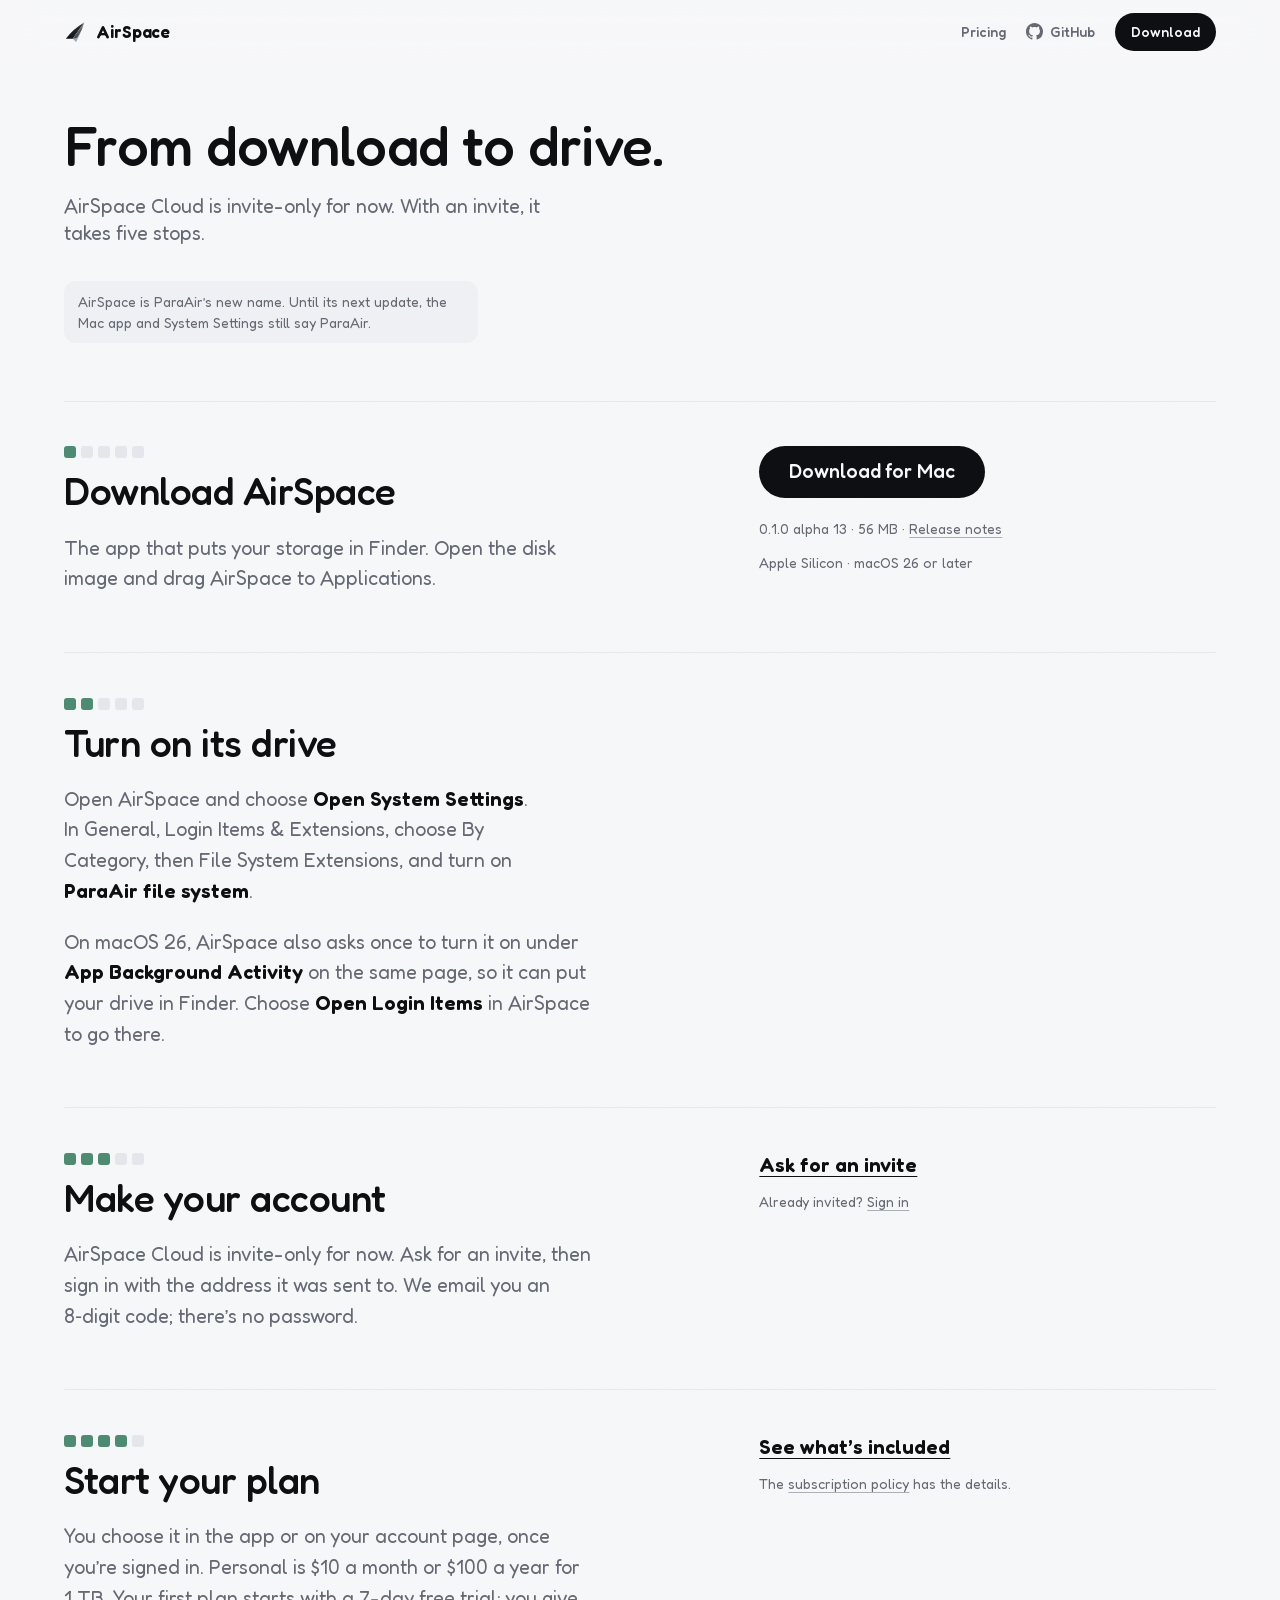
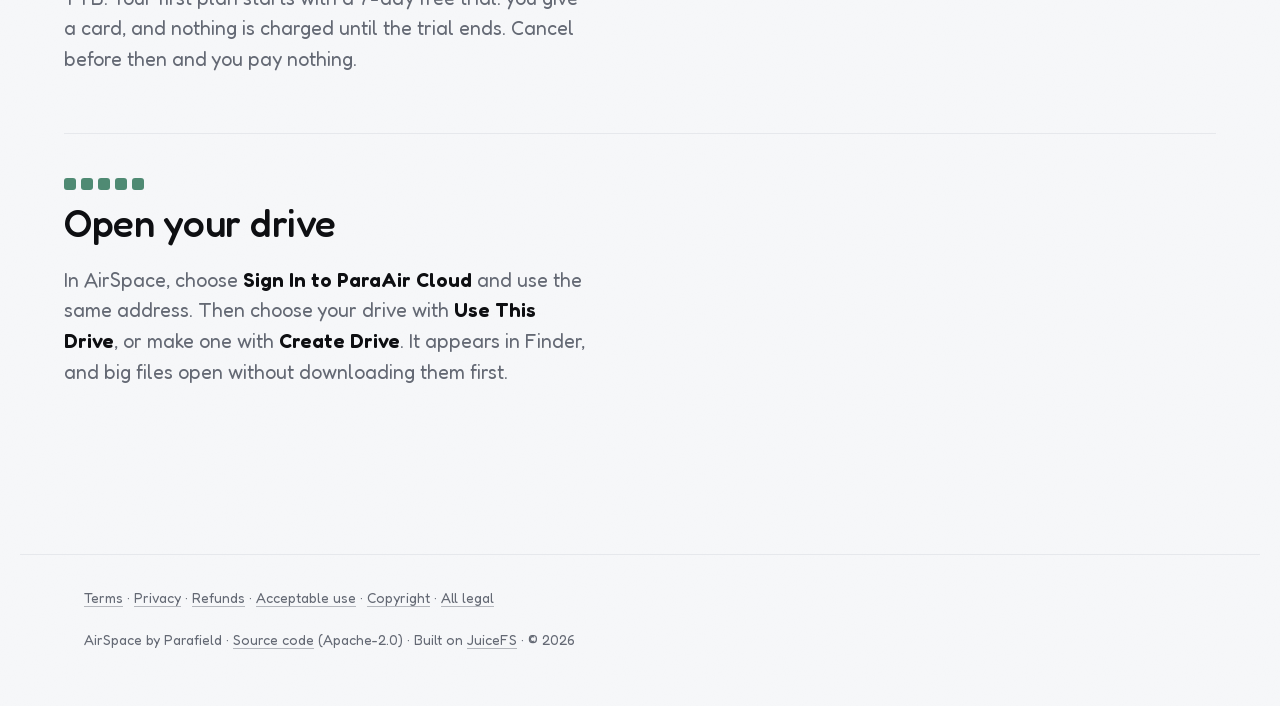
<file: site/get-started.html>
<!doctype html>
<html lang="en">
<head>
  <meta charset="utf-8">
  <meta name="viewport" content="width=device-width, initial-scale=1">
  <title>Get started with AirSpace Cloud</title>
  <meta name="description" content="From the download to a drive in Finder: install AirSpace, turn on its drive, make your AirSpace Cloud account, start your plan and sign in.">
  <meta name="color-scheme" content="light">
  <link rel="canonical" href="https://paraair.parafield.ai/get-started">
  <meta property="og:type" content="website">
  <meta property="og:site_name" content="AirSpace">
  <meta property="og:url" content="https://paraair.parafield.ai/get-started">
  <meta property="og:title" content="Get started with AirSpace Cloud">
  <meta property="og:description" content="From the download to a drive in Finder: install AirSpace, turn on its drive, make your AirSpace Cloud account, start your plan and sign in.">
  <meta property="og:image" content="https://paraair.parafield.ai/og-card.png">
  <meta property="og:image:width" content="1200">
  <meta property="og:image:height" content="630">
  <meta property="og:image:alt" content="The AirSpace paper plane and the words: Cloud storage, as a Mac drive.">
  <meta name="twitter:card" content="summary_large_image">
  <meta name="twitter:title" content="Get started with AirSpace Cloud">
  <meta name="twitter:description" content="From the download to a drive in Finder: install AirSpace, turn on its drive, make your AirSpace Cloud account, start your plan and sign in.">
  <meta name="twitter:image" content="https://paraair.parafield.ai/og-card.png">
  <meta name="twitter:image:alt" content="The AirSpace paper plane and the words: Cloud storage, as a Mac drive.">
  <link rel="icon" href="glide.svg" type="image/svg+xml">
  <link rel="stylesheet" href="styles.css">
</head>
<body>
  <!-- Hallmark · macrostructure: custom (route ledger, the pricing page's rows) · tone: calm-technical · anchor hue: ink, sage accent
       theme: custom (Air paper and ink, shared with index.html) · paper #F7F8FA / #0C0D10 · ink #0E0F12 / #F6F7F9 · accent #9AC7B4
       display system-ui 500 + body system-ui · signature: each stop's pieces, lit as far as that stop; as a stop comes into
       view, a plane crosses them and drops that stop's piece, as a file's pieces come down to the Mac -->
  <a class="skip" href="#main">Skip to content</a>

  <header class="masthead">
    <a class="brand" href="/" aria-label="AirSpace home">
      <svg class="brand-mark" viewBox="0 0 100 100" aria-hidden="true"><!-- mark --><defs><linearGradient id="bm-wingLit" gradientUnits="userSpaceOnUse" x1="93.6" y1="4" x2="6.4" y2="81.2"><stop offset="0" stop-color="#33353B"/><stop offset="1" stop-color="#0E0F12"/></linearGradient><linearGradient id="bm-keelLit" gradientUnits="userSpaceOnUse" x1="93.6" y1="4" x2="55.1" y2="96"><stop offset="0" stop-color="#D9DBDF"/><stop offset="1" stop-color="#9A9EA6"/></linearGradient><linearGradient id="bm-wing" gradientUnits="userSpaceOnUse" x1="93.6" y1="4" x2="40.2" y2="81.1"><stop offset="0" stop-color="#74787F"/><stop offset="1" stop-color="#42454C"/></linearGradient></defs><path fill="url(#bm-wingLit)" d="M89.6 9.8L40.2 81.1Q25.8 79.1 11.4 81.2Q6.4 81.2 10.1 77.9Q42.3 35.4 88.4 8.6Q93.6 4 89.6 9.8Z"/><path fill="url(#bm-keelLit)" d="M83.9 20.7L40.2 81.1Q46.5 86.5 51.9 92.8Q55.1 96 56.7 91.8Q77.4 59 83.9 20.7Z"/><path fill="url(#bm-wing)" d="M90.7 10.4Q82.9 43.9 62.9 71.9Q60.8 76.5 55.9 77.6Q47.8 78.2 40.2 81.1L89.6 9.8Q93.6 4 90.7 10.4Z"/><path fill="none" stroke="#FFFFFF" stroke-opacity="0.42" stroke-width="0.9" stroke-linecap="round" d="M90 9.2L40.2 81.1"/><path fill="none" stroke="#FFFFFF" stroke-opacity=".35" stroke-width="0.6" stroke-linecap="round" d="M10.1 77.9Q42.3 35.4 88.4 8.6"/><!-- /mark --></svg>
      <span>AirSpace</span>
    </a>
    <nav class="nav" aria-label="Primary">
      <div class="nav-group">
        <a class="nav-link" href="/pricing">Pricing</a>
        <a class="nav-link" href="https://github.com/parafieldai/ParaAir" aria-label="AirSpace source code on GitHub">
          <svg class="nav-icon" viewBox="0 0 16 16" aria-hidden="true"><path d="M8 0C3.58 0 0 3.58 0 8c0 3.54 2.29 6.53 5.47 7.59.4.07.55-.17.55-.38 0-.19-.01-.82-.01-1.49-2.01.37-2.53-.49-2.69-.94-.09-.23-.48-.94-.82-1.13-.28-.15-.68-.52-.01-.53.63-.01 1.08.58 1.23.82.72 1.21 1.87.87 2.33.66.07-.52.28-.87.51-1.07-1.78-.2-3.64-.89-3.64-3.95 0-.87.31-1.59.82-2.15-.08-.2-.36-1.02.08-2.12 0 0 .67-.21 2.2.82.64-.18 1.32-.27 2-.27.68 0 1.36.09 2 .27 1.53-1.04 2.2-.82 2.2-.82.44 1.1.16 1.92.08 2.12.51.56.82 1.27.82 2.15 0 3.07-1.87 3.75-3.65 3.95.29.25.54.73.54 1.48 0 1.07-.01 1.93-.01 2.2 0 .21.15.46.55.38A8.013 8.013 0 0 0 16 8c0-4.42-3.58-8-8-8z"/></svg>
          <span class="nav-label">GitHub</span>
        </a>
      </div>
      <a class="nav-cta" href="#download">Download</a>
    </nav>
  </header>

    <main id="main" class="start">
    <div class="route">
      <div class="route-head">
        <h1>From download to drive.</h1>
        <p class="lede" data-signup="invite">AirSpace Cloud is invite-only for now. With an invite, it takes five&nbsp;stops.</p>
        <p class="lede" data-signup="open" hidden>Five stops, and the last one is a drive in&nbsp;Finder.</p>
        <p class="rename-note">AirSpace is ParaAir’s new name. Until its next update, the Mac app and System Settings still say&nbsp;ParaAir.</p>
      </div>

      <section class="stop" id="download" aria-labelledby="stop-download">
        <h2 class="stop-name" id="stop-download"><span class="stop-pieces" aria-hidden="true" data-land><svg class="stop-glider" viewBox="0 0 454 460"><polygon class="mark-a" points="0,150 454,0 316,298 244,208"/><polygon class="mark-b" points="244,208 316,298 156,460 168,256"/></svg><i class="on now"></i><i></i><i></i><i></i><i></i></span>Download AirSpace</h2>
        <div class="stop-desc">
          <p>The app that puts your storage in Finder. Open the disk image and drag AirSpace to&nbsp;Applications.</p>
        </div>
        <div class="stop-action">
          <a class="cta" data-release-download href="https://github.com/parafieldai/ParaAir/releases/download/v0.1.0-alpha.13/ParaAir-0.1.0-alpha.13.dmg">Download for Mac</a>
          <p class="requires"><span data-release-label>0.1.0&nbsp;alpha&nbsp;13</span> · <span data-release-size>56&nbsp;MB</span> · <a data-release-notes href="https://github.com/parafieldai/ParaAir/releases/tag/v0.1.0-alpha.13">Release&nbsp;notes</a></p>
          <p class="requires">Apple&nbsp;Silicon · macOS&nbsp;26&nbsp;or&nbsp;later</p>
        </div>
      </section>

      <section class="stop" aria-labelledby="stop-allow">
        <h2 class="stop-name" id="stop-allow"><span class="stop-pieces" aria-hidden="true" data-land><svg class="stop-glider" viewBox="0 0 454 460"><polygon class="mark-a" points="0,150 454,0 316,298 244,208"/><polygon class="mark-b" points="244,208 316,298 156,460 168,256"/></svg><i class="on"></i><i class="on now"></i><i></i><i></i><i></i></span>Turn on its drive</h2>
        <div class="stop-desc">
          <p>Open AirSpace and choose <strong>Open System Settings</strong>. In General, Login Items &amp; Extensions, choose By Category, then File System Extensions, and turn on <strong>ParaAir file&nbsp;system</strong>.</p>
          <p>On macOS&nbsp;26, AirSpace also asks once to turn it on under <strong>App Background Activity</strong> on the same page, so it can put your drive in Finder. Choose <strong>Open Login Items</strong> in AirSpace to go&nbsp;there.</p>
        </div>
      </section>

      <section class="stop" aria-labelledby="stop-account">
        <h2 class="stop-name" id="stop-account"><span class="stop-pieces" aria-hidden="true" data-land><svg class="stop-glider" viewBox="0 0 454 460"><polygon class="mark-a" points="0,150 454,0 316,298 244,208"/><polygon class="mark-b" points="244,208 316,298 156,460 168,256"/></svg><i class="on"></i><i class="on"></i><i class="on now"></i><i></i><i></i></span>Make your account</h2>
        <div class="stop-desc">
          <p data-signup="open" hidden>In your browser, with your email address. We email you an 8&#8209;digit code; there’s no&nbsp;password.</p>
          <p data-signup="invite">AirSpace Cloud is invite-only for now. Ask for an invite, then sign in with the address it was sent to. We email you an 8&#8209;digit code; there’s no&nbsp;password.</p>
        </div>
        <div class="stop-action">
          <a class="cta" data-signup="open" hidden href="https://cloud.parafield.ai/account/sign-in">Create your account</a>
          <a class="path-link" data-signup="invite" href="mailto:contact@parafield.ai?subject=AirSpace%20Cloud%20invite">Ask for an invite</a>
          <p class="requires" data-signup="invite">Already invited? <a href="https://cloud.parafield.ai/account/sign-in">Sign&nbsp;in</a></p>
        </div>
      </section>

      <section class="stop" aria-labelledby="stop-plan">
        <h2 class="stop-name" id="stop-plan"><span class="stop-pieces" aria-hidden="true" data-land><svg class="stop-glider" viewBox="0 0 454 460"><polygon class="mark-a" points="0,150 454,0 316,298 244,208"/><polygon class="mark-b" points="244,208 316,298 156,460 168,256"/></svg><i class="on"></i><i class="on"></i><i class="on"></i><i class="on now"></i><i></i></span>Start your plan</h2>
        <div class="stop-desc">
          <p>You choose it in the app or on your account page, once you’re signed in. Personal is $10 a month or $100 a year for 1&nbsp;TB. Your first plan starts with a 7-day free trial: you give a card, and nothing is charged until the trial ends. Cancel before then and you pay&nbsp;nothing.</p>
          <p class="stop-status" data-billing="off" hidden><strong>Billing isn’t switched on yet,</strong> so nobody is charged. These are the planned prices; taxes may&nbsp;apply.</p>
        </div>
        <div class="stop-action">
          <a class="path-link" href="/pricing">See what’s included</a>
          <p class="requires">The <a href="/subscription-policy">subscription policy</a> has the&nbsp;details.</p>
        </div>
      </section>

      <section class="stop stop-last" aria-labelledby="stop-drive">
        <h2 class="stop-name" id="stop-drive"><span class="stop-pieces" aria-hidden="true" data-land><svg class="stop-glider" viewBox="0 0 454 460"><polygon class="mark-a" points="0,150 454,0 316,298 244,208"/><polygon class="mark-b" points="244,208 316,298 156,460 168,256"/></svg><i class="on"></i><i class="on"></i><i class="on"></i><i class="on"></i><i class="on now"></i></span>Open your drive</h2>
        <div class="stop-desc">
          <p>In AirSpace, choose <strong>Sign In to ParaAir Cloud</strong> and use the same address. Then choose your drive with <strong>Use This Drive</strong>, or make one with <strong>Create Drive</strong>. It appears in Finder, and big files open without downloading them&nbsp;first.</p>
        </div>
      </section>
    </div>
  </main>

  <footer class="colophon">
    <nav class="colophon-legal" aria-label="Legal"><a href="/terms">Terms</a>&nbsp;· <a href="/privacy">Privacy</a>&nbsp;· <a href="/subscription-policy">Refunds</a>&nbsp;· <a href="/acceptable-use">Acceptable use</a>&nbsp;· <a href="/copyright">Copyright</a>&nbsp;· <a href="/legal">All legal</a></nav>
    <p>AirSpace by Parafield · <a href="https://github.com/parafieldai/ParaAir">Source code</a> (Apache-2.0) · Built on <a href="https://github.com/juicedata/juicefs">JuiceFS</a> · © 2026</p>
  </footer>

  <script src="motion.js" defer></script>
  <script src="signup.js" defer></script>
</body>
</html>
</file>
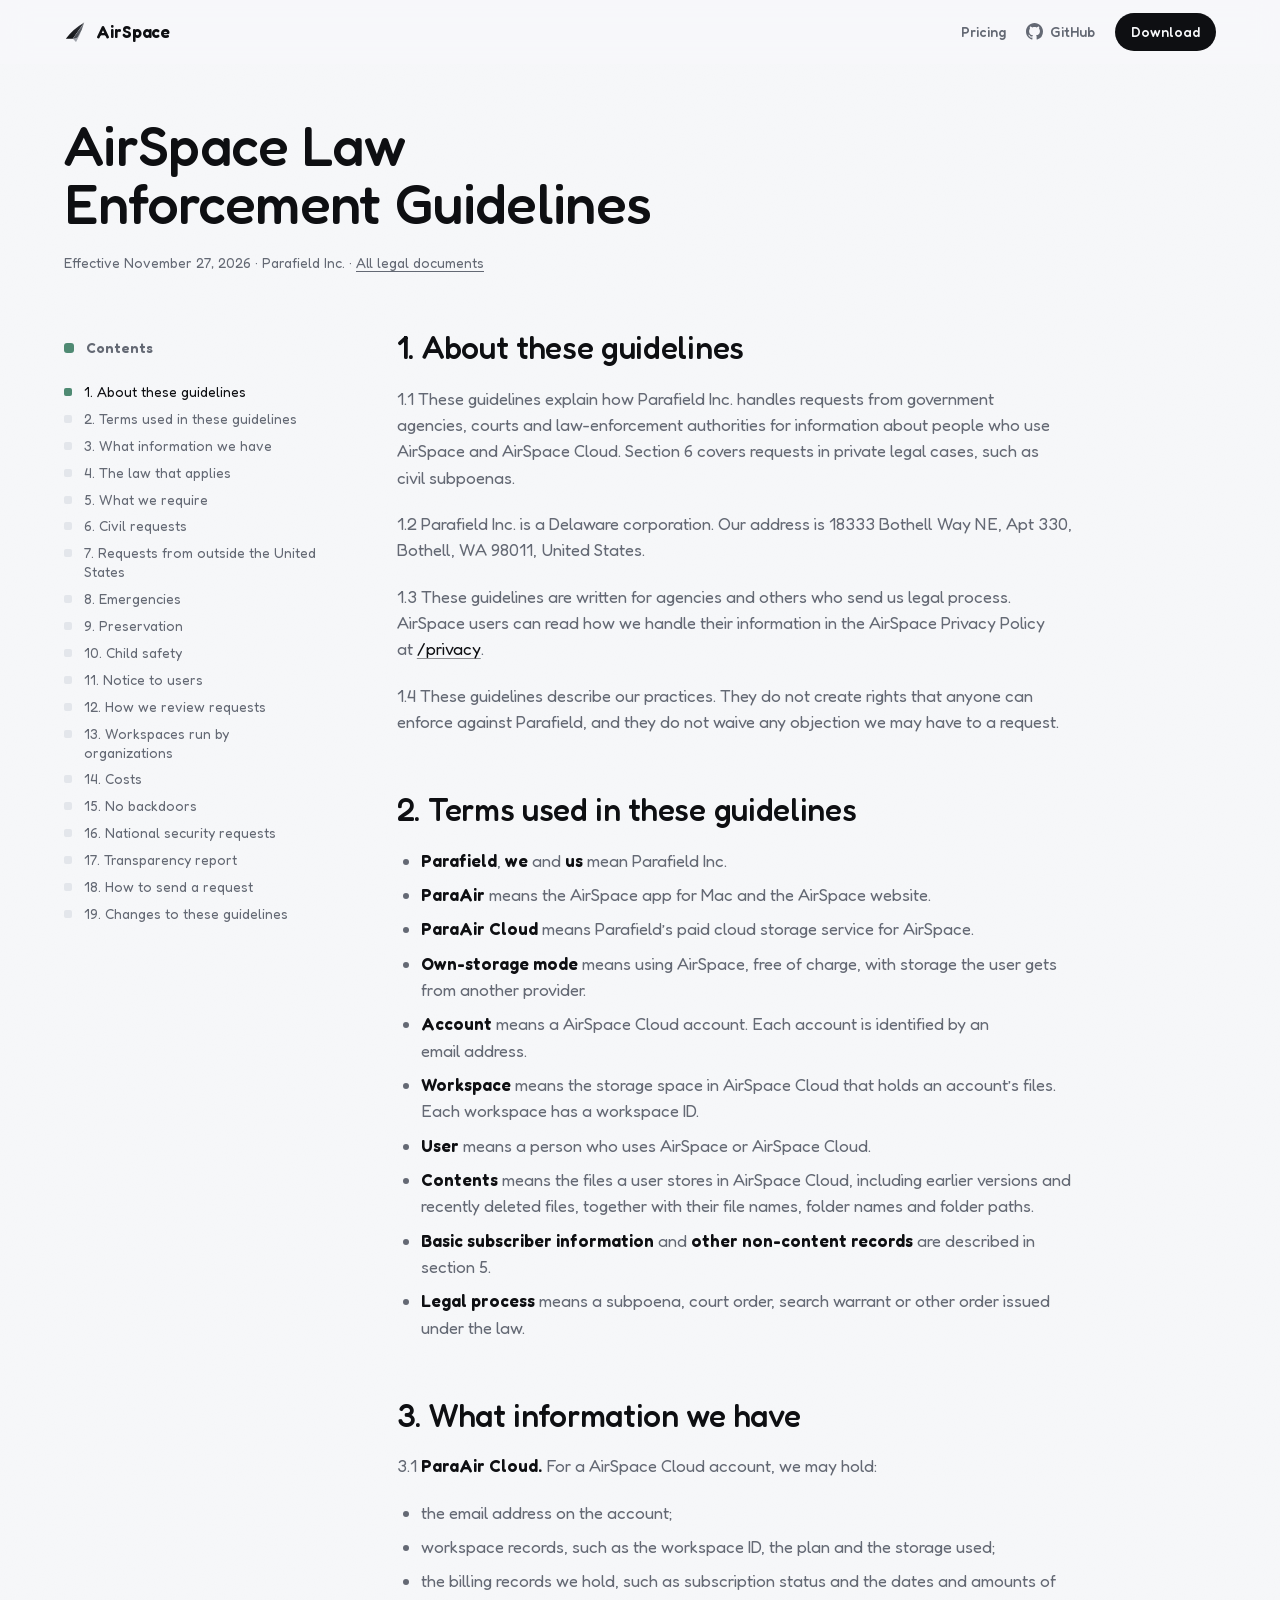
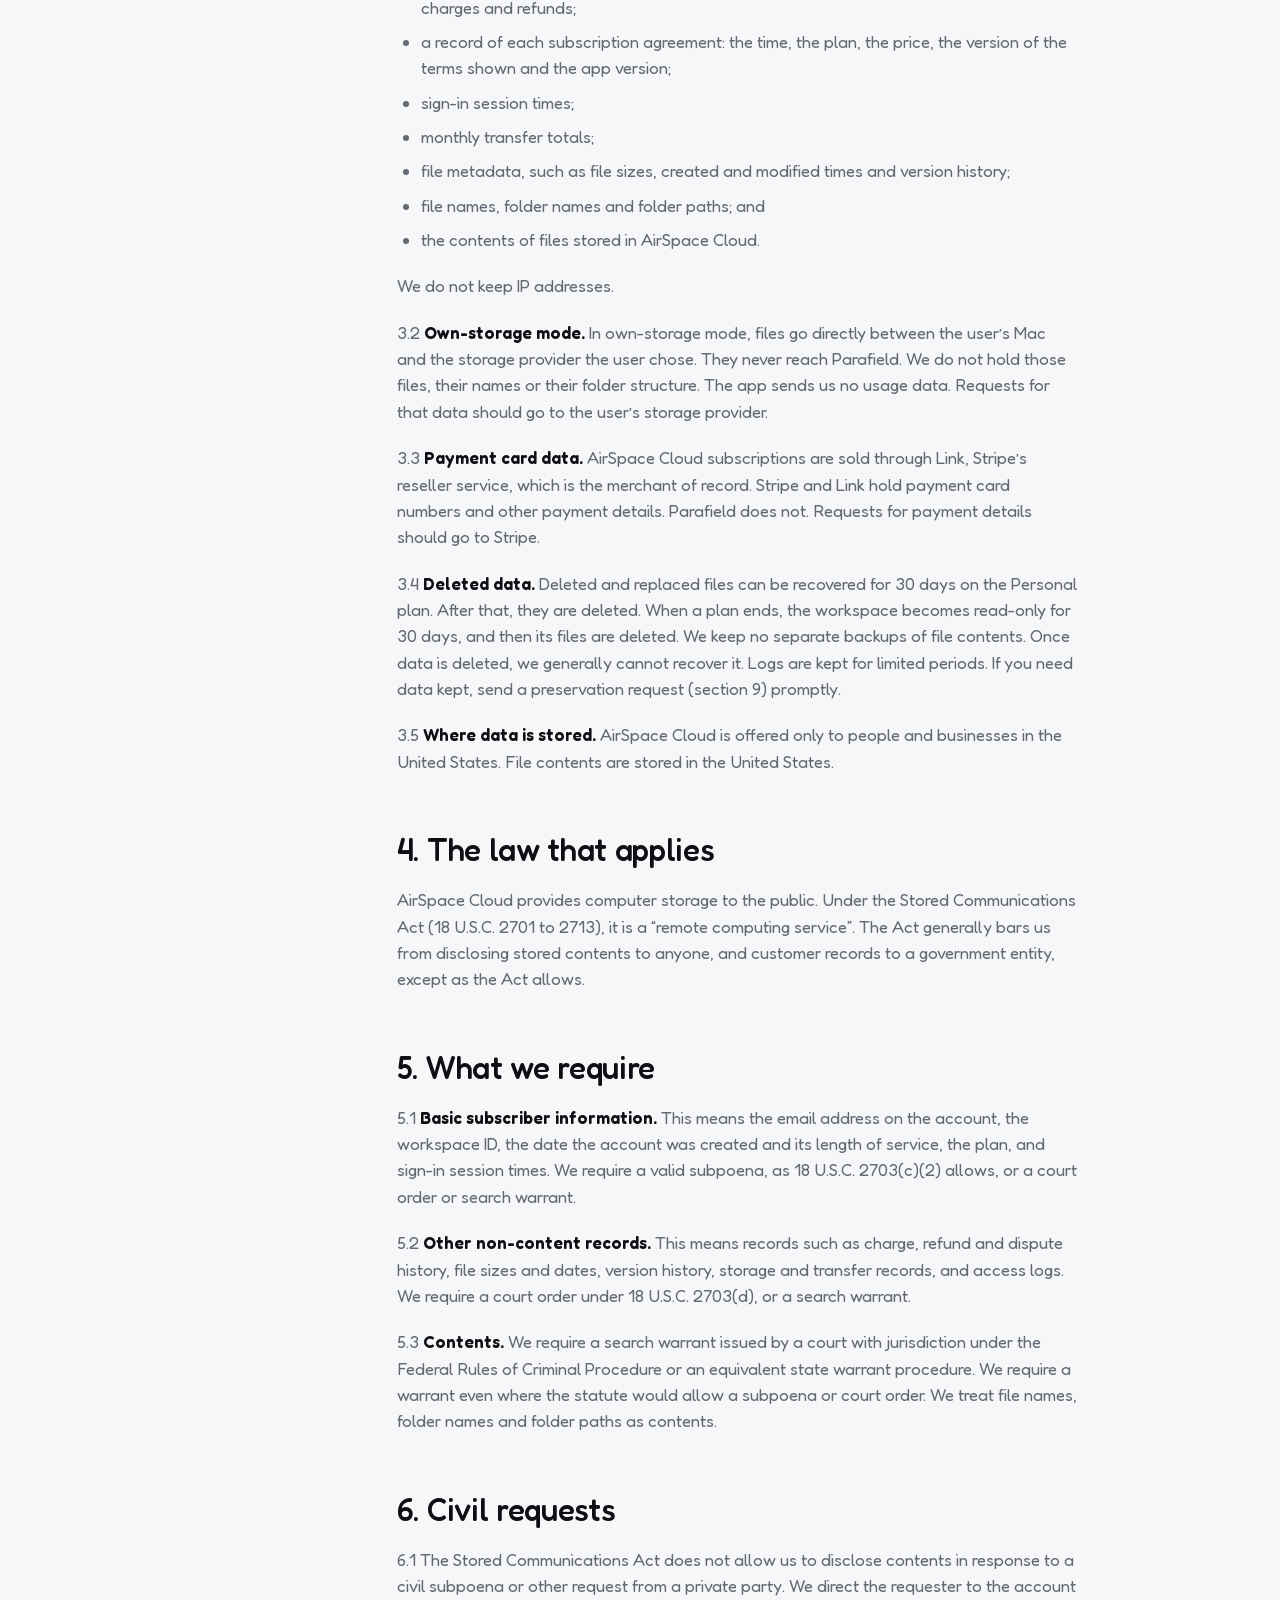
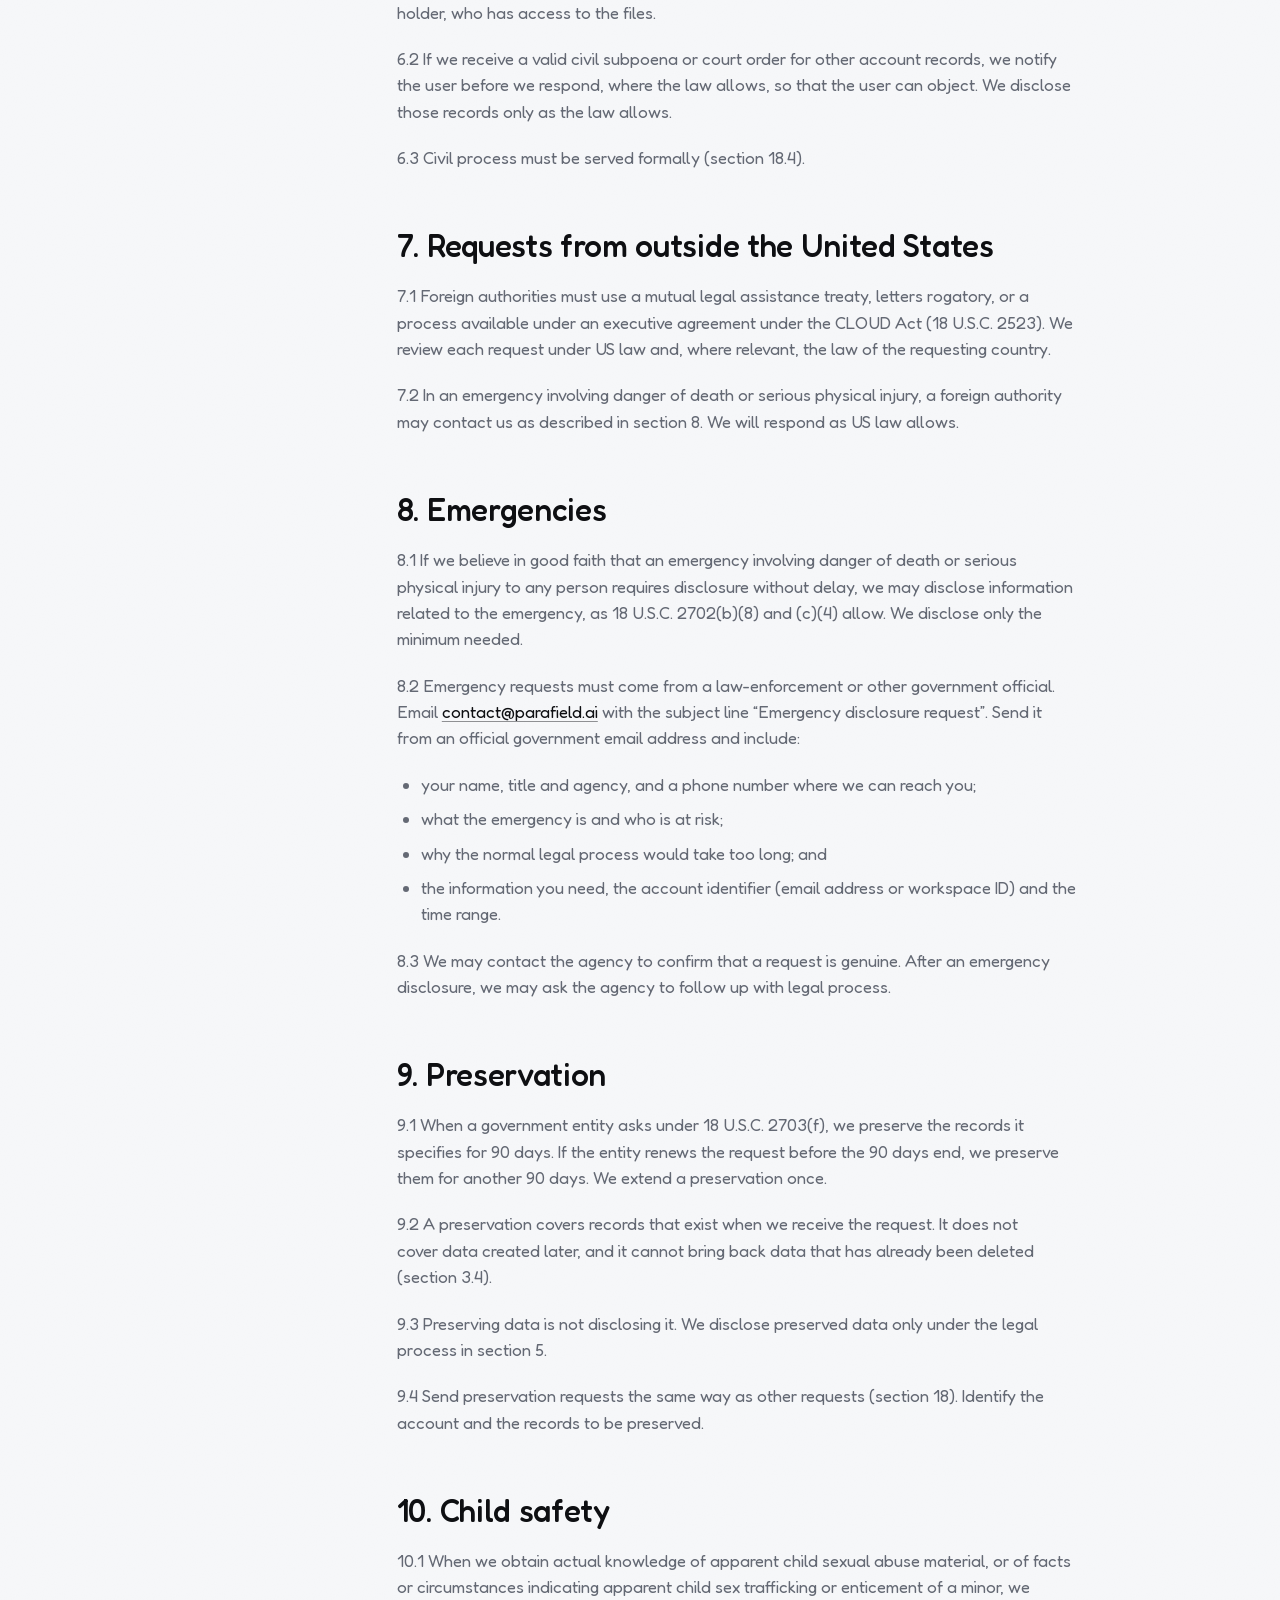
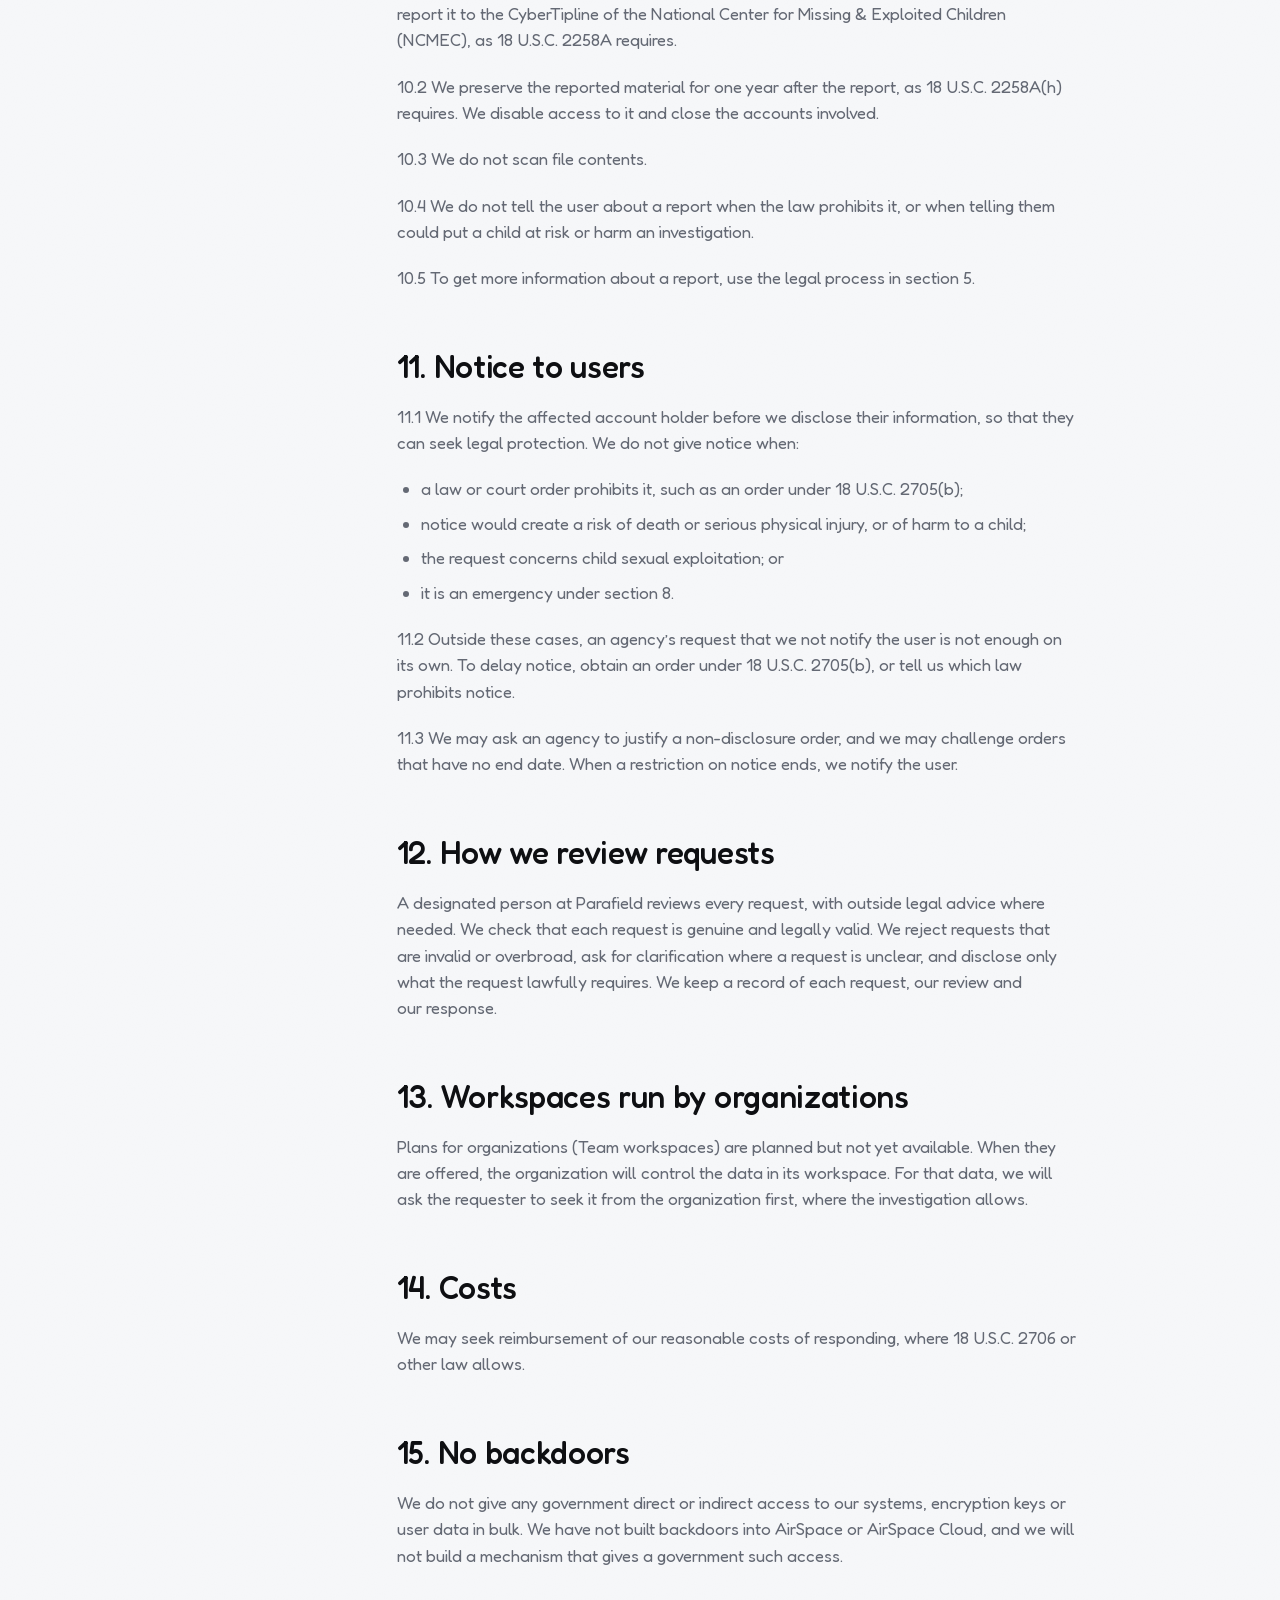
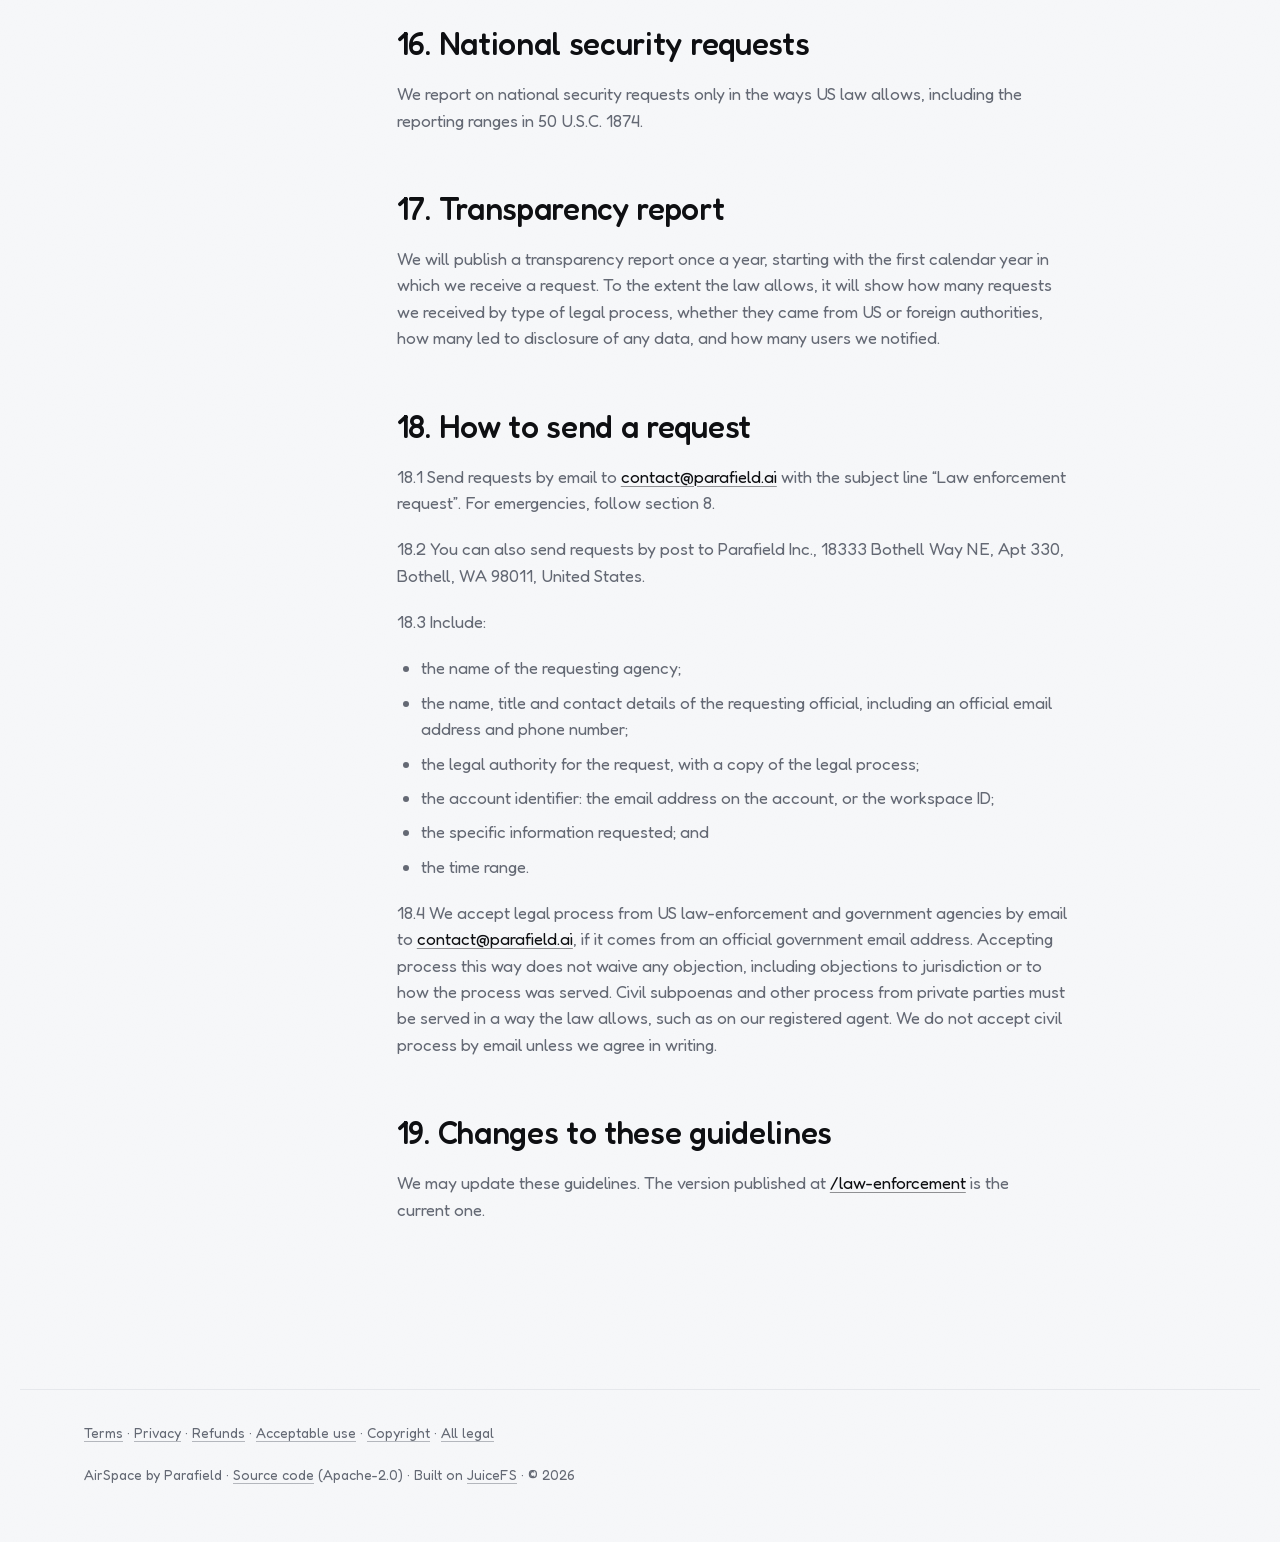
<file: site/law-enforcement.html>
<!doctype html>
<html lang="en">
<head>
  <meta charset="utf-8">
  <meta name="viewport" content="width=device-width, initial-scale=1">
  <title>AirSpace Law Enforcement Guidelines · AirSpace</title>
  <meta name="description" content="How we respond to requests from governments and courts.">
  <meta name="color-scheme" content="light">
  <link rel="canonical" href="https://paraair.parafield.ai/law-enforcement">
  <meta property="og:type" content="website">
  <meta property="og:site_name" content="AirSpace">
  <meta property="og:url" content="https://paraair.parafield.ai/law-enforcement">
  <meta property="og:title" content="AirSpace Law Enforcement Guidelines">
  <meta property="og:description" content="How we respond to requests from governments and courts.">
  <meta property="og:image" content="https://paraair.parafield.ai/og-card.png">
  <meta property="og:image:width" content="1200">
  <meta property="og:image:height" content="630">
  <meta property="og:image:alt" content="The AirSpace paper plane and the words: Cloud storage, as a Mac drive.">
  <meta name="twitter:card" content="summary_large_image">
  <meta name="twitter:title" content="AirSpace Law Enforcement Guidelines">
  <meta name="twitter:description" content="How we respond to requests from governments and courts.">
  <meta name="twitter:image" content="https://paraair.parafield.ai/og-card.png">
  <meta name="twitter:image:alt" content="The AirSpace paper plane and the words: Cloud storage, as a Mac drive.">
  <link rel="icon" href="glide.svg" type="image/svg+xml">
  <link rel="stylesheet" href="styles.css">
</head>
<body class="legal-page">
  <a class="skip" href="#main">Skip to content</a>
  <header class="masthead">
    <a class="brand" href="/" aria-label="AirSpace home">
      <svg class="brand-mark" viewBox="0 0 100 100" aria-hidden="true"><!-- mark --><defs><linearGradient id="bm-wingLit" gradientUnits="userSpaceOnUse" x1="93.6" y1="4" x2="6.4" y2="81.2"><stop offset="0" stop-color="#33353B"/><stop offset="1" stop-color="#0E0F12"/></linearGradient><linearGradient id="bm-keelLit" gradientUnits="userSpaceOnUse" x1="93.6" y1="4" x2="55.1" y2="96"><stop offset="0" stop-color="#D9DBDF"/><stop offset="1" stop-color="#9A9EA6"/></linearGradient><linearGradient id="bm-wing" gradientUnits="userSpaceOnUse" x1="93.6" y1="4" x2="40.2" y2="81.1"><stop offset="0" stop-color="#74787F"/><stop offset="1" stop-color="#42454C"/></linearGradient></defs><path fill="url(#bm-wingLit)" d="M89.6 9.8L40.2 81.1Q25.8 79.1 11.4 81.2Q6.4 81.2 10.1 77.9Q42.3 35.4 88.4 8.6Q93.6 4 89.6 9.8Z"/><path fill="url(#bm-keelLit)" d="M83.9 20.7L40.2 81.1Q46.5 86.5 51.9 92.8Q55.1 96 56.7 91.8Q77.4 59 83.9 20.7Z"/><path fill="url(#bm-wing)" d="M90.7 10.4Q82.9 43.9 62.9 71.9Q60.8 76.5 55.9 77.6Q47.8 78.2 40.2 81.1L89.6 9.8Q93.6 4 90.7 10.4Z"/><path fill="none" stroke="#FFFFFF" stroke-opacity="0.42" stroke-width="0.9" stroke-linecap="round" d="M90 9.2L40.2 81.1"/><path fill="none" stroke="#FFFFFF" stroke-opacity=".35" stroke-width="0.6" stroke-linecap="round" d="M10.1 77.9Q42.3 35.4 88.4 8.6"/><!-- /mark --></svg>
      <span>AirSpace</span>
    </a>
    <nav class="nav" aria-label="Primary">
      <div class="nav-group">
        <a class="nav-link" href="/pricing">Pricing</a>
        <a class="nav-link" href="https://github.com/parafieldai/ParaAir" aria-label="AirSpace source code on GitHub">
          <svg class="nav-icon" viewBox="0 0 16 16" aria-hidden="true"><path d="M8 0C3.58 0 0 3.58 0 8c0 3.54 2.29 6.53 5.47 7.59.4.07.55-.17.55-.38 0-.19-.01-.82-.01-1.49-2.01.37-2.53-.49-2.69-.94-.09-.23-.48-.94-.82-1.13-.28-.15-.68-.52-.01-.53.63-.01 1.08.58 1.23.82.72 1.21 1.87.87 2.33.66.07-.52.28-.87.51-1.07-1.78-.2-3.64-.89-3.64-3.95 0-.87.31-1.59.82-2.15-.08-.2-.36-1.02.08-2.12 0 0 .67-.21 2.2.82.64-.18 1.32-.27 2-.27.68 0 1.36.09 2 .27 1.53-1.04 2.2-.82 2.2-.82.44 1.1.16 1.92.08 2.12.51.56.82 1.27.82 2.15 0 3.07-1.87 3.75-3.65 3.95.29.25.54.73.54 1.48 0 1.07-.01 1.93-.01 2.2 0 .21.15.46.55.38A8.013 8.013 0 0 0 16 8c0-4.42-3.58-8-8-8z"/></svg>
          <span class="nav-label">GitHub</span>
        </a>
      </div>
      <a class="nav-cta" href="/#access">Download</a>
    </nav>
  </header>
  <main id="main" class="legal">
    <div class="legal-head">
      <h1>AirSpace Law Enforcement Guidelines</h1>
      <p class="doc-meta">Effective November 27, 2026 · Parafield Inc. · <a href="/legal">All legal documents</a></p>
    </div>
    <div class="legal-body">
      <nav class="toc" aria-label="Contents"><details><summary>Contents</summary><ol role="list"><li><a href="#1">1. About these guidelines</a></li><li><a href="#2">2. Terms used in these guidelines</a></li><li><a href="#3">3. What information we have</a></li><li><a href="#4">4. The law that applies</a></li><li><a href="#5">5. What we require</a></li><li><a href="#6">6. Civil requests</a></li><li><a href="#7">7. Requests from outside the United States</a></li><li><a href="#8">8. Emergencies</a></li><li><a href="#9">9. Preservation</a></li><li><a href="#10">10. Child safety</a></li><li><a href="#11">11. Notice to users</a></li><li><a href="#12">12. How we review requests</a></li><li><a href="#13">13. Workspaces run by organizations</a></li><li><a href="#14">14. Costs</a></li><li><a href="#15">15. No backdoors</a></li><li><a href="#16">16. National security requests</a></li><li><a href="#17">17. Transparency report</a></li><li><a href="#18">18. How to send a request</a></li><li><a href="#19">19. Changes to these guidelines</a></li></ol></details></nav>
      <article class="doc">
        <h2 id="1"><a class="anchor" href="#1">1. About these guidelines</a></h2>
        <p class="clause" id="1.1"><a class="anchor clause-number" href="#1.1">1.1</a> These guidelines explain how Parafield Inc. handles requests from government agencies, courts and law-enforcement authorities for information about people who use AirSpace and AirSpace Cloud. Section 6 covers requests in private legal cases, such as civil subpoenas.</p>
        <p class="clause" id="1.2"><a class="anchor clause-number" href="#1.2">1.2</a> Parafield Inc. is a Delaware corporation. Our address is 18333 Bothell Way NE, Apt 330, Bothell, WA 98011, United States.</p>
        <p class="clause" id="1.3"><a class="anchor clause-number" href="#1.3">1.3</a> These guidelines are written for agencies and others who send us legal process. AirSpace users can read how we handle their information in the AirSpace Privacy Policy at <a href="/privacy">/privacy</a>.</p>
        <p class="clause" id="1.4"><a class="anchor clause-number" href="#1.4">1.4</a> These guidelines describe our practices. They do not create rights that anyone can enforce against Parafield, and they do not waive any objection we may have to a request.</p>
        <h2 id="2"><a class="anchor" href="#2">2. Terms used in these guidelines</a></h2>
        <ul><li><strong>Parafield</strong>, <strong>we</strong> and <strong>us</strong> mean Parafield Inc.</li><li><strong>ParaAir</strong> means the AirSpace app for Mac and the AirSpace website.</li><li><strong>ParaAir Cloud</strong> means Parafield’s paid cloud storage service for AirSpace.</li><li><strong>Own-storage mode</strong> means using AirSpace, free of charge, with storage the user gets from another provider.</li><li><strong>Account</strong> means a AirSpace Cloud account. Each account is identified by an email address.</li><li><strong>Workspace</strong> means the storage space in AirSpace Cloud that holds an account’s files. Each workspace has a workspace ID.</li><li><strong>User</strong> means a person who uses AirSpace or AirSpace Cloud.</li><li><strong>Contents</strong> means the files a user stores in AirSpace Cloud, including earlier versions and recently deleted files, together with their file names, folder names and folder paths.</li><li><strong>Basic subscriber information</strong> and <strong>other non-content records</strong> are described in section 5.</li><li><strong>Legal process</strong> means a subpoena, court order, search warrant or other order issued under the law.</li></ul>
        <h2 id="3"><a class="anchor" href="#3">3. What information we have</a></h2>
        <p class="clause" id="3.1"><a class="anchor clause-number" href="#3.1">3.1</a> <strong>ParaAir Cloud.</strong> For a AirSpace Cloud account, we may hold:</p>
        <ul><li>the email address on the account;</li><li>workspace records, such as the workspace ID, the plan and the storage used;</li><li>the billing records we hold, such as subscription status and the dates and amounts of charges and refunds;</li><li>a record of each subscription agreement: the time, the plan, the price, the version of the terms shown and the app version;</li><li>sign-in session times;</li><li>monthly transfer totals;</li><li>file metadata, such as file sizes, created and modified times and version history;</li><li>file names, folder names and folder paths; and</li><li>the contents of files stored in AirSpace Cloud.</li></ul>
        <p>We do not keep IP addresses.</p>
        <p class="clause" id="3.2"><a class="anchor clause-number" href="#3.2">3.2</a> <strong>Own-storage mode.</strong> In own-storage mode, files go directly between the user’s Mac and the storage provider the user chose. They never reach Parafield. We do not hold those files, their names or their folder structure. The app sends us no usage data. Requests for that data should go to the user’s storage provider.</p>
        <p class="clause" id="3.3"><a class="anchor clause-number" href="#3.3">3.3</a> <strong>Payment card data.</strong> AirSpace Cloud subscriptions are sold through Link, Stripe’s reseller service, which is the merchant of record. Stripe and Link hold payment card numbers and other payment details. Parafield does not. Requests for payment details should go to Stripe.</p>
        <p class="clause" id="3.4"><a class="anchor clause-number" href="#3.4">3.4</a> <strong>Deleted data.</strong> Deleted and replaced files can be recovered for 30 days on the Personal plan. After that, they are deleted. When a plan ends, the workspace becomes read-only for 30 days, and then its files are deleted. We keep no separate backups of file contents. Once data is deleted, we generally cannot recover it. Logs are kept for limited periods. If you need data kept, send a preservation request (section 9) promptly.</p>
        <p class="clause" id="3.5"><a class="anchor clause-number" href="#3.5">3.5</a> <strong>Where data is stored.</strong> AirSpace Cloud is offered only to people and businesses in the United States. File contents are stored in the United States.</p>
        <h2 id="4"><a class="anchor" href="#4">4. The law that applies</a></h2>
        <p>AirSpace Cloud provides computer storage to the public. Under the Stored Communications Act (18 U.S.C. 2701 to 2713), it is a “remote computing service”. The Act generally bars us from disclosing stored contents to anyone, and customer records to a government entity, except as the Act allows.</p>
        <h2 id="5"><a class="anchor" href="#5">5. What we require</a></h2>
        <p class="clause" id="5.1"><a class="anchor clause-number" href="#5.1">5.1</a> <strong>Basic subscriber information.</strong> This means the email address on the account, the workspace ID, the date the account was created and its length of service, the plan, and sign-in session times. We require a valid subpoena, as 18 U.S.C. 2703(c)(2) allows, or a court order or search warrant.</p>
        <p class="clause" id="5.2"><a class="anchor clause-number" href="#5.2">5.2</a> <strong>Other non-content records.</strong> This means records such as charge, refund and dispute history, file sizes and dates, version history, storage and transfer records, and access logs. We require a court order under 18 U.S.C. 2703(d), or a search warrant.</p>
        <p class="clause" id="5.3"><a class="anchor clause-number" href="#5.3">5.3</a> <strong>Contents.</strong> We require a search warrant issued by a court with jurisdiction under the Federal Rules of Criminal Procedure or an equivalent state warrant procedure. We require a warrant even where the statute would allow a subpoena or court order. We treat file names, folder names and folder paths as contents.</p>
        <h2 id="6"><a class="anchor" href="#6">6. Civil requests</a></h2>
        <p class="clause" id="6.1"><a class="anchor clause-number" href="#6.1">6.1</a> The Stored Communications Act does not allow us to disclose contents in response to a civil subpoena or other request from a private party. We direct the requester to the account holder, who has access to the files.</p>
        <p class="clause" id="6.2"><a class="anchor clause-number" href="#6.2">6.2</a> If we receive a valid civil subpoena or court order for other account records, we notify the user before we respond, where the law allows, so that the user can object. We disclose those records only as the law allows.</p>
        <p class="clause" id="6.3"><a class="anchor clause-number" href="#6.3">6.3</a> Civil process must be served formally (section 18.4).</p>
        <h2 id="7"><a class="anchor" href="#7">7. Requests from outside the United States</a></h2>
        <p class="clause" id="7.1"><a class="anchor clause-number" href="#7.1">7.1</a> Foreign authorities must use a mutual legal assistance treaty, letters rogatory, or a process available under an executive agreement under the CLOUD Act (18 U.S.C. 2523). We review each request under US law and, where relevant, the law of the requesting country.</p>
        <p class="clause" id="7.2"><a class="anchor clause-number" href="#7.2">7.2</a> In an emergency involving danger of death or serious physical injury, a foreign authority may contact us as described in section 8. We will respond as US law allows.</p>
        <h2 id="8"><a class="anchor" href="#8">8. Emergencies</a></h2>
        <p class="clause" id="8.1"><a class="anchor clause-number" href="#8.1">8.1</a> If we believe in good faith that an emergency involving danger of death or serious physical injury to any person requires disclosure without delay, we may disclose information related to the emergency, as 18 U.S.C. 2702(b)(8) and (c)(4) allow. We disclose only the minimum needed.</p>
        <p class="clause" id="8.2"><a class="anchor clause-number" href="#8.2">8.2</a> Emergency requests must come from a law-enforcement or other government official. Email <a href="mailto:contact@parafield.ai">contact@parafield.ai</a> with the subject line “Emergency disclosure request”. Send it from an official government email address and include:</p>
        <ul><li>your name, title and agency, and a phone number where we can reach you;</li><li>what the emergency is and who is at risk;</li><li>why the normal legal process would take too long; and</li><li>the information you need, the account identifier (email address or workspace ID) and the time range.</li></ul>
        <p class="clause" id="8.3"><a class="anchor clause-number" href="#8.3">8.3</a> We may contact the agency to confirm that a request is genuine. After an emergency disclosure, we may ask the agency to follow up with legal process.</p>
        <h2 id="9"><a class="anchor" href="#9">9. Preservation</a></h2>
        <p class="clause" id="9.1"><a class="anchor clause-number" href="#9.1">9.1</a> When a government entity asks under 18 U.S.C. 2703(f), we preserve the records it specifies for 90 days. If the entity renews the request before the 90 days end, we preserve them for another 90 days. We extend a preservation once.</p>
        <p class="clause" id="9.2"><a class="anchor clause-number" href="#9.2">9.2</a> A preservation covers records that exist when we receive the request. It does not cover data created later, and it cannot bring back data that has already been deleted (section 3.4).</p>
        <p class="clause" id="9.3"><a class="anchor clause-number" href="#9.3">9.3</a> Preserving data is not disclosing it. We disclose preserved data only under the legal process in section 5.</p>
        <p class="clause" id="9.4"><a class="anchor clause-number" href="#9.4">9.4</a> Send preservation requests the same way as other requests (section 18). Identify the account and the records to be preserved.</p>
        <h2 id="10"><a class="anchor" href="#10">10. Child safety</a></h2>
        <p class="clause" id="10.1"><a class="anchor clause-number" href="#10.1">10.1</a> When we obtain actual knowledge of apparent child sexual abuse material, or of facts or circumstances indicating apparent child sex trafficking or enticement of a minor, we report it to the CyberTipline of the National Center for Missing &amp; Exploited Children (NCMEC), as 18 U.S.C. 2258A requires.</p>
        <p class="clause" id="10.2"><a class="anchor clause-number" href="#10.2">10.2</a> We preserve the reported material for one year after the report, as 18 U.S.C. 2258A(h) requires. We disable access to it and close the accounts involved.</p>
        <p class="clause" id="10.3"><a class="anchor clause-number" href="#10.3">10.3</a> We do not scan file contents.</p>
        <p class="clause" id="10.4"><a class="anchor clause-number" href="#10.4">10.4</a> We do not tell the user about a report when the law prohibits it, or when telling them could put a child at risk or harm an investigation.</p>
        <p class="clause" id="10.5"><a class="anchor clause-number" href="#10.5">10.5</a> To get more information about a report, use the legal process in section 5.</p>
        <h2 id="11"><a class="anchor" href="#11">11. Notice to users</a></h2>
        <p class="clause" id="11.1"><a class="anchor clause-number" href="#11.1">11.1</a> We notify the affected account holder before we disclose their information, so that they can seek legal protection. We do not give notice when:</p>
        <ul><li>a law or court order prohibits it, such as an order under 18 U.S.C. 2705(b);</li><li>notice would create a risk of death or serious physical injury, or of harm to a child;</li><li>the request concerns child sexual exploitation; or</li><li>it is an emergency under section 8.</li></ul>
        <p class="clause" id="11.2"><a class="anchor clause-number" href="#11.2">11.2</a> Outside these cases, an agency’s request that we not notify the user is not enough on its own. To delay notice, obtain an order under 18 U.S.C. 2705(b), or tell us which law prohibits notice.</p>
        <p class="clause" id="11.3"><a class="anchor clause-number" href="#11.3">11.3</a> We may ask an agency to justify a non-disclosure order, and we may challenge orders that have no end date. When a restriction on notice ends, we notify the user.</p>
        <h2 id="12"><a class="anchor" href="#12">12. How we review requests</a></h2>
        <p>A designated person at Parafield reviews every request, with outside legal advice where needed. We check that each request is genuine and legally valid. We reject requests that are invalid or overbroad, ask for clarification where a request is unclear, and disclose only what the request lawfully requires. We keep a record of each request, our review and our response.</p>
        <h2 id="13"><a class="anchor" href="#13">13. Workspaces run by organizations</a></h2>
        <p>Plans for organizations (Team workspaces) are planned but not yet available. When they are offered, the organization will control the data in its workspace. For that data, we will ask the requester to seek it from the organization first, where the investigation allows.</p>
        <h2 id="14"><a class="anchor" href="#14">14. Costs</a></h2>
        <p>We may seek reimbursement of our reasonable costs of responding, where 18 U.S.C. 2706 or other law allows.</p>
        <h2 id="15"><a class="anchor" href="#15">15. No backdoors</a></h2>
        <p>We do not give any government direct or indirect access to our systems, encryption keys or user data in bulk. We have not built backdoors into AirSpace or AirSpace Cloud, and we will not build a mechanism that gives a government such access.</p>
        <h2 id="16"><a class="anchor" href="#16">16. National security requests</a></h2>
        <p>We report on national security requests only in the ways US law allows, including the reporting ranges in 50 U.S.C. 1874.</p>
        <h2 id="17"><a class="anchor" href="#17">17. Transparency report</a></h2>
        <p>We will publish a transparency report once a year, starting with the first calendar year in which we receive a request. To the extent the law allows, it will show how many requests we received by type of legal process, whether they came from US or foreign authorities, how many led to disclosure of any data, and how many users we notified.</p>
        <h2 id="18"><a class="anchor" href="#18">18. How to send a request</a></h2>
        <p class="clause" id="18.1"><a class="anchor clause-number" href="#18.1">18.1</a> Send requests by email to <a href="mailto:contact@parafield.ai">contact@parafield.ai</a> with the subject line “Law enforcement request”. For emergencies, follow section 8.</p>
        <p class="clause" id="18.2"><a class="anchor clause-number" href="#18.2">18.2</a> You can also send requests by post to Parafield Inc., 18333 Bothell Way NE, Apt 330, Bothell, WA 98011, United States.</p>
        <p class="clause" id="18.3"><a class="anchor clause-number" href="#18.3">18.3</a> Include:</p>
        <ul><li>the name of the requesting agency;</li><li>the name, title and contact details of the requesting official, including an official email address and phone number;</li><li>the legal authority for the request, with a copy of the legal process;</li><li>the account identifier: the email address on the account, or the workspace ID;</li><li>the specific information requested; and</li><li>the time range.</li></ul>
        <p class="clause" id="18.4"><a class="anchor clause-number" href="#18.4">18.4</a> We accept legal process from US law-enforcement and government agencies by email to <a href="mailto:contact@parafield.ai">contact@parafield.ai</a>, if it comes from an official government email address. Accepting process this way does not waive any objection, including objections to jurisdiction or to how the process was served. Civil subpoenas and other process from private parties must be served in a way the law allows, such as on our registered agent. We do not accept civil process by email unless we agree in writing.</p>
        <h2 id="19"><a class="anchor" href="#19">19. Changes to these guidelines</a></h2>
        <p>We may update these guidelines. The version published at <a href="/law-enforcement">/law-enforcement</a> is the current one.</p>
      </article>
    </div>
  </main>
  <footer class="colophon">
    <nav class="colophon-legal" aria-label="Legal"><a href="/terms">Terms</a>&nbsp;· <a href="/privacy">Privacy</a>&nbsp;· <a href="/subscription-policy">Refunds</a>&nbsp;· <a href="/acceptable-use">Acceptable use</a>&nbsp;· <a href="/copyright">Copyright</a>&nbsp;· <a href="/legal">All legal</a></nav>
    <p>AirSpace by Parafield · <a href="https://github.com/parafieldai/ParaAir">Source code</a> (Apache-2.0) · Built on <a href="https://github.com/juicedata/juicefs">JuiceFS</a> · © 2026</p>
  </footer>
  <script src="legal.js" defer></script>
</body>
</html>
</file>
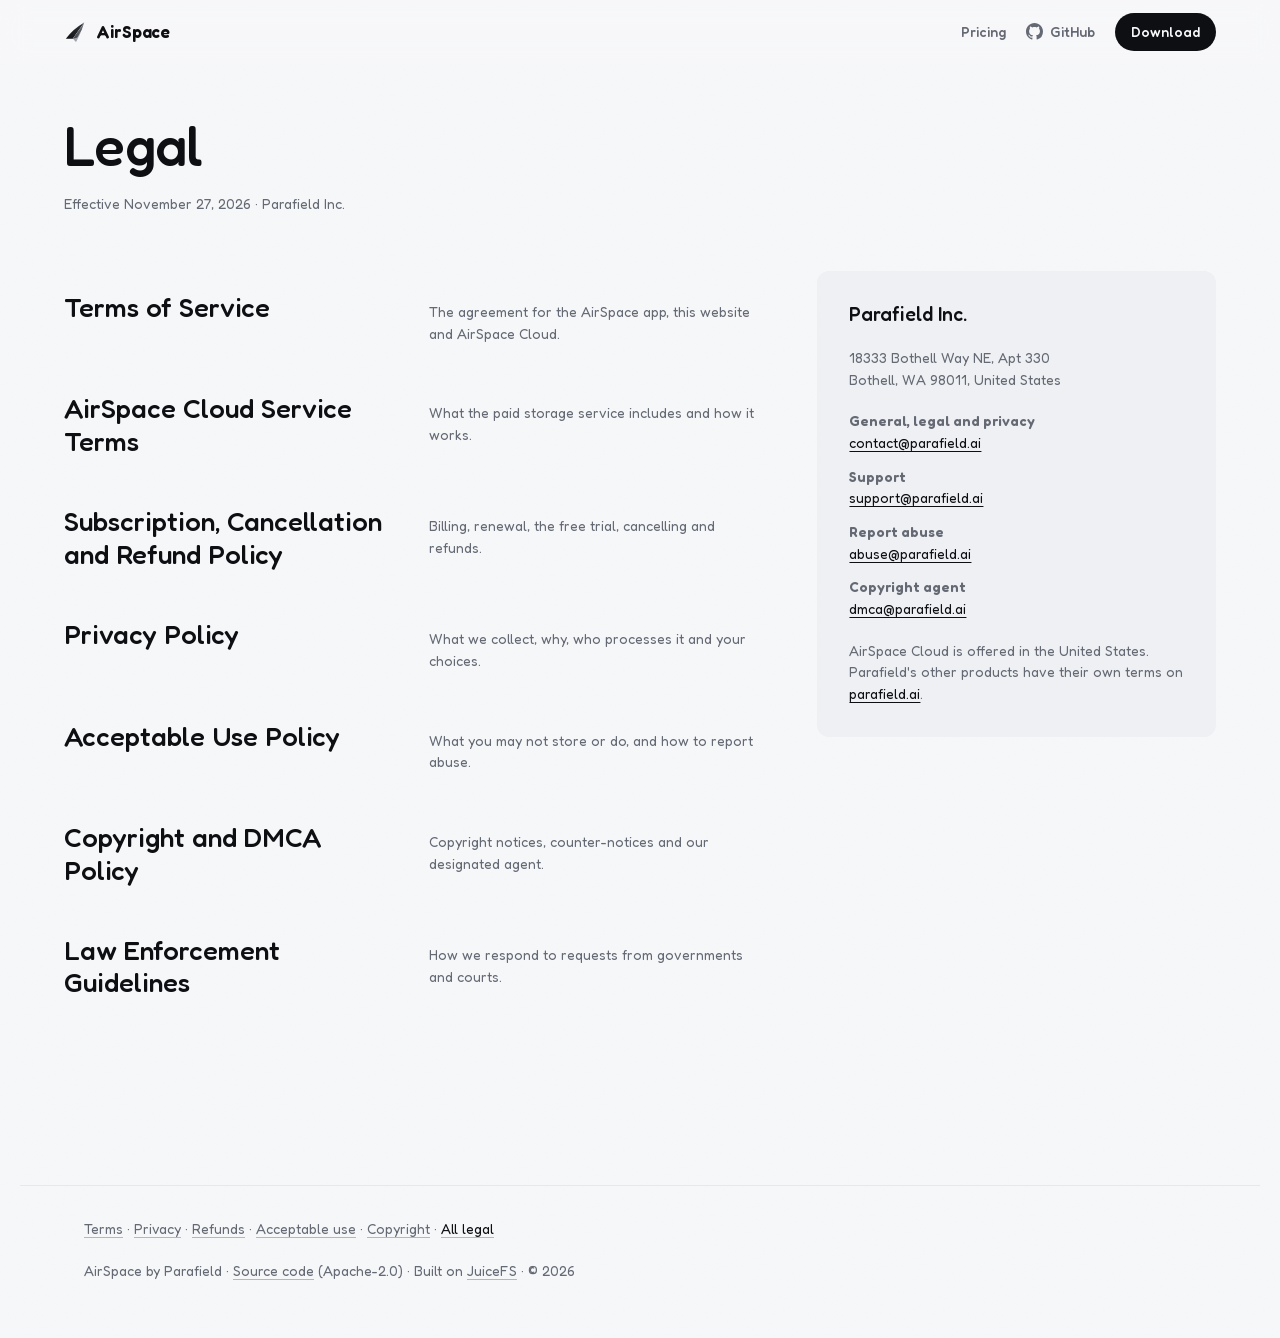
<file: site/legal.html>
<!doctype html>
<html lang="en">
<head>
  <meta charset="utf-8">
  <meta name="viewport" content="width=device-width, initial-scale=1">
  <title>Legal · AirSpace</title>
  <meta name="description" content="AirSpace&#x27;s terms, policies and how to reach Parafield Inc.">
  <meta name="color-scheme" content="light">
  <link rel="canonical" href="https://paraair.parafield.ai/legal">
  <meta property="og:type" content="website">
  <meta property="og:site_name" content="AirSpace">
  <meta property="og:url" content="https://paraair.parafield.ai/legal">
  <meta property="og:title" content="Legal · AirSpace">
  <meta property="og:description" content="AirSpace&#x27;s terms, policies and how to reach Parafield Inc.">
  <meta property="og:image" content="https://paraair.parafield.ai/og-card.png">
  <meta property="og:image:width" content="1200">
  <meta property="og:image:height" content="630">
  <meta property="og:image:alt" content="The AirSpace paper plane and the words: Cloud storage, as a Mac drive.">
  <meta name="twitter:card" content="summary_large_image">
  <meta name="twitter:title" content="Legal · AirSpace">
  <meta name="twitter:description" content="AirSpace&#x27;s terms, policies and how to reach Parafield Inc.">
  <meta name="twitter:image" content="https://paraair.parafield.ai/og-card.png">
  <meta name="twitter:image:alt" content="The AirSpace paper plane and the words: Cloud storage, as a Mac drive.">
  <link rel="icon" href="glide.svg" type="image/svg+xml">
  <link rel="stylesheet" href="styles.css">
</head>
<body class="legal-page">
  <a class="skip" href="#main">Skip to content</a>
  <header class="masthead">
    <a class="brand" href="/" aria-label="AirSpace home">
      <svg class="brand-mark" viewBox="0 0 100 100" aria-hidden="true"><!-- mark --><defs><linearGradient id="bm-wingLit" gradientUnits="userSpaceOnUse" x1="93.6" y1="4" x2="6.4" y2="81.2"><stop offset="0" stop-color="#33353B"/><stop offset="1" stop-color="#0E0F12"/></linearGradient><linearGradient id="bm-keelLit" gradientUnits="userSpaceOnUse" x1="93.6" y1="4" x2="55.1" y2="96"><stop offset="0" stop-color="#D9DBDF"/><stop offset="1" stop-color="#9A9EA6"/></linearGradient><linearGradient id="bm-wing" gradientUnits="userSpaceOnUse" x1="93.6" y1="4" x2="40.2" y2="81.1"><stop offset="0" stop-color="#74787F"/><stop offset="1" stop-color="#42454C"/></linearGradient></defs><path fill="url(#bm-wingLit)" d="M89.6 9.8L40.2 81.1Q25.8 79.1 11.4 81.2Q6.4 81.2 10.1 77.9Q42.3 35.4 88.4 8.6Q93.6 4 89.6 9.8Z"/><path fill="url(#bm-keelLit)" d="M83.9 20.7L40.2 81.1Q46.5 86.5 51.9 92.8Q55.1 96 56.7 91.8Q77.4 59 83.9 20.7Z"/><path fill="url(#bm-wing)" d="M90.7 10.4Q82.9 43.9 62.9 71.9Q60.8 76.5 55.9 77.6Q47.8 78.2 40.2 81.1L89.6 9.8Q93.6 4 90.7 10.4Z"/><path fill="none" stroke="#FFFFFF" stroke-opacity="0.42" stroke-width="0.9" stroke-linecap="round" d="M90 9.2L40.2 81.1"/><path fill="none" stroke="#FFFFFF" stroke-opacity=".35" stroke-width="0.6" stroke-linecap="round" d="M10.1 77.9Q42.3 35.4 88.4 8.6"/><!-- /mark --></svg>
      <span>AirSpace</span>
    </a>
    <nav class="nav" aria-label="Primary">
      <div class="nav-group">
        <a class="nav-link" href="/pricing">Pricing</a>
        <a class="nav-link" href="https://github.com/parafieldai/ParaAir" aria-label="AirSpace source code on GitHub">
          <svg class="nav-icon" viewBox="0 0 16 16" aria-hidden="true"><path d="M8 0C3.58 0 0 3.58 0 8c0 3.54 2.29 6.53 5.47 7.59.4.07.55-.17.55-.38 0-.19-.01-.82-.01-1.49-2.01.37-2.53-.49-2.69-.94-.09-.23-.48-.94-.82-1.13-.28-.15-.68-.52-.01-.53.63-.01 1.08.58 1.23.82.72 1.21 1.87.87 2.33.66.07-.52.28-.87.51-1.07-1.78-.2-3.64-.89-3.64-3.95 0-.87.31-1.59.82-2.15-.08-.2-.36-1.02.08-2.12 0 0 .67-.21 2.2.82.64-.18 1.32-.27 2-.27.68 0 1.36.09 2 .27 1.53-1.04 2.2-.82 2.2-.82.44 1.1.16 1.92.08 2.12.51.56.82 1.27.82 2.15 0 3.07-1.87 3.75-3.65 3.95.29.25.54.73.54 1.48 0 1.07-.01 1.93-.01 2.2 0 .21.15.46.55.38A8.013 8.013 0 0 0 16 8c0-4.42-3.58-8-8-8z"/></svg>
          <span class="nav-label">GitHub</span>
        </a>
      </div>
      <a class="nav-cta" href="/#access">Download</a>
    </nav>
  </header>
  <main id="main" class="legal legal-index">
    <div class="legal-head">
      <h1>Legal</h1>
      <p class="doc-meta">Effective November 27, 2026 · Parafield Inc.</p>
    </div>
    <div class="legal-index-body">
      <ol class="legal-docs" role="list"><li><a href="/terms"><span class="legal-doc-title">Terms of Service</span> <span class="legal-doc-note">The agreement for the AirSpace app, this website and AirSpace Cloud.</span></a></li><li><a href="/cloud-terms"><span class="legal-doc-title">AirSpace Cloud Service Terms</span> <span class="legal-doc-note">What the paid storage service includes and how it works.</span></a></li><li><a href="/subscription-policy"><span class="legal-doc-title">Subscription, Cancellation and Refund Policy</span> <span class="legal-doc-note">Billing, renewal, the free trial, cancelling and refunds.</span></a></li><li><a href="/privacy"><span class="legal-doc-title">Privacy Policy</span> <span class="legal-doc-note">What we collect, why, who processes it and your choices.</span></a></li><li><a href="/acceptable-use"><span class="legal-doc-title">Acceptable Use Policy</span> <span class="legal-doc-note">What you may not store or do, and how to report abuse.</span></a></li><li><a href="/copyright"><span class="legal-doc-title">Copyright and DMCA Policy</span> <span class="legal-doc-note">Copyright notices, counter-notices and our designated agent.</span></a></li><li><a href="/law-enforcement"><span class="legal-doc-title">Law Enforcement Guidelines</span> <span class="legal-doc-note">How we respond to requests from governments and courts.</span></a></li></ol>
      <aside class="legal-company" aria-label="Company">
        <p class="legal-company-name">Parafield Inc.</p>
        <p>18333 Bothell Way NE, Apt 330<br>Bothell, WA 98011, United States</p>
        <dl><div><dt>General, legal and privacy</dt><dd><a href="mailto:contact@parafield.ai">contact@parafield.ai</a></dd></div><div><dt>Support</dt><dd><a href="mailto:support@parafield.ai">support@parafield.ai</a></dd></div><div><dt>Report abuse</dt><dd><a href="mailto:abuse@parafield.ai">abuse@parafield.ai</a></dd></div><div><dt>Copyright agent</dt><dd><a href="mailto:dmca@parafield.ai">dmca@parafield.ai</a></dd></div></dl>
        <p class="legal-note">AirSpace Cloud is offered in the United States. Parafield's other products have their own terms on <a href="https://parafield.ai" rel="noopener">parafield.ai</a>.</p>
      </aside>
    </div>
  </main>
  <footer class="colophon">
    <nav class="colophon-legal" aria-label="Legal"><a href="/terms">Terms</a>&nbsp;· <a href="/privacy">Privacy</a>&nbsp;· <a href="/subscription-policy">Refunds</a>&nbsp;· <a href="/acceptable-use">Acceptable use</a>&nbsp;· <a href="/copyright">Copyright</a>&nbsp;· <a href="/legal" aria-current="page">All legal</a></nav>
    <p>AirSpace by Parafield · <a href="https://github.com/parafieldai/ParaAir">Source code</a> (Apache-2.0) · Built on <a href="https://github.com/juicedata/juicefs">JuiceFS</a> · © 2026</p>
  </footer>
  <script src="legal.js" defer></script>
</body>
</html>
</file>
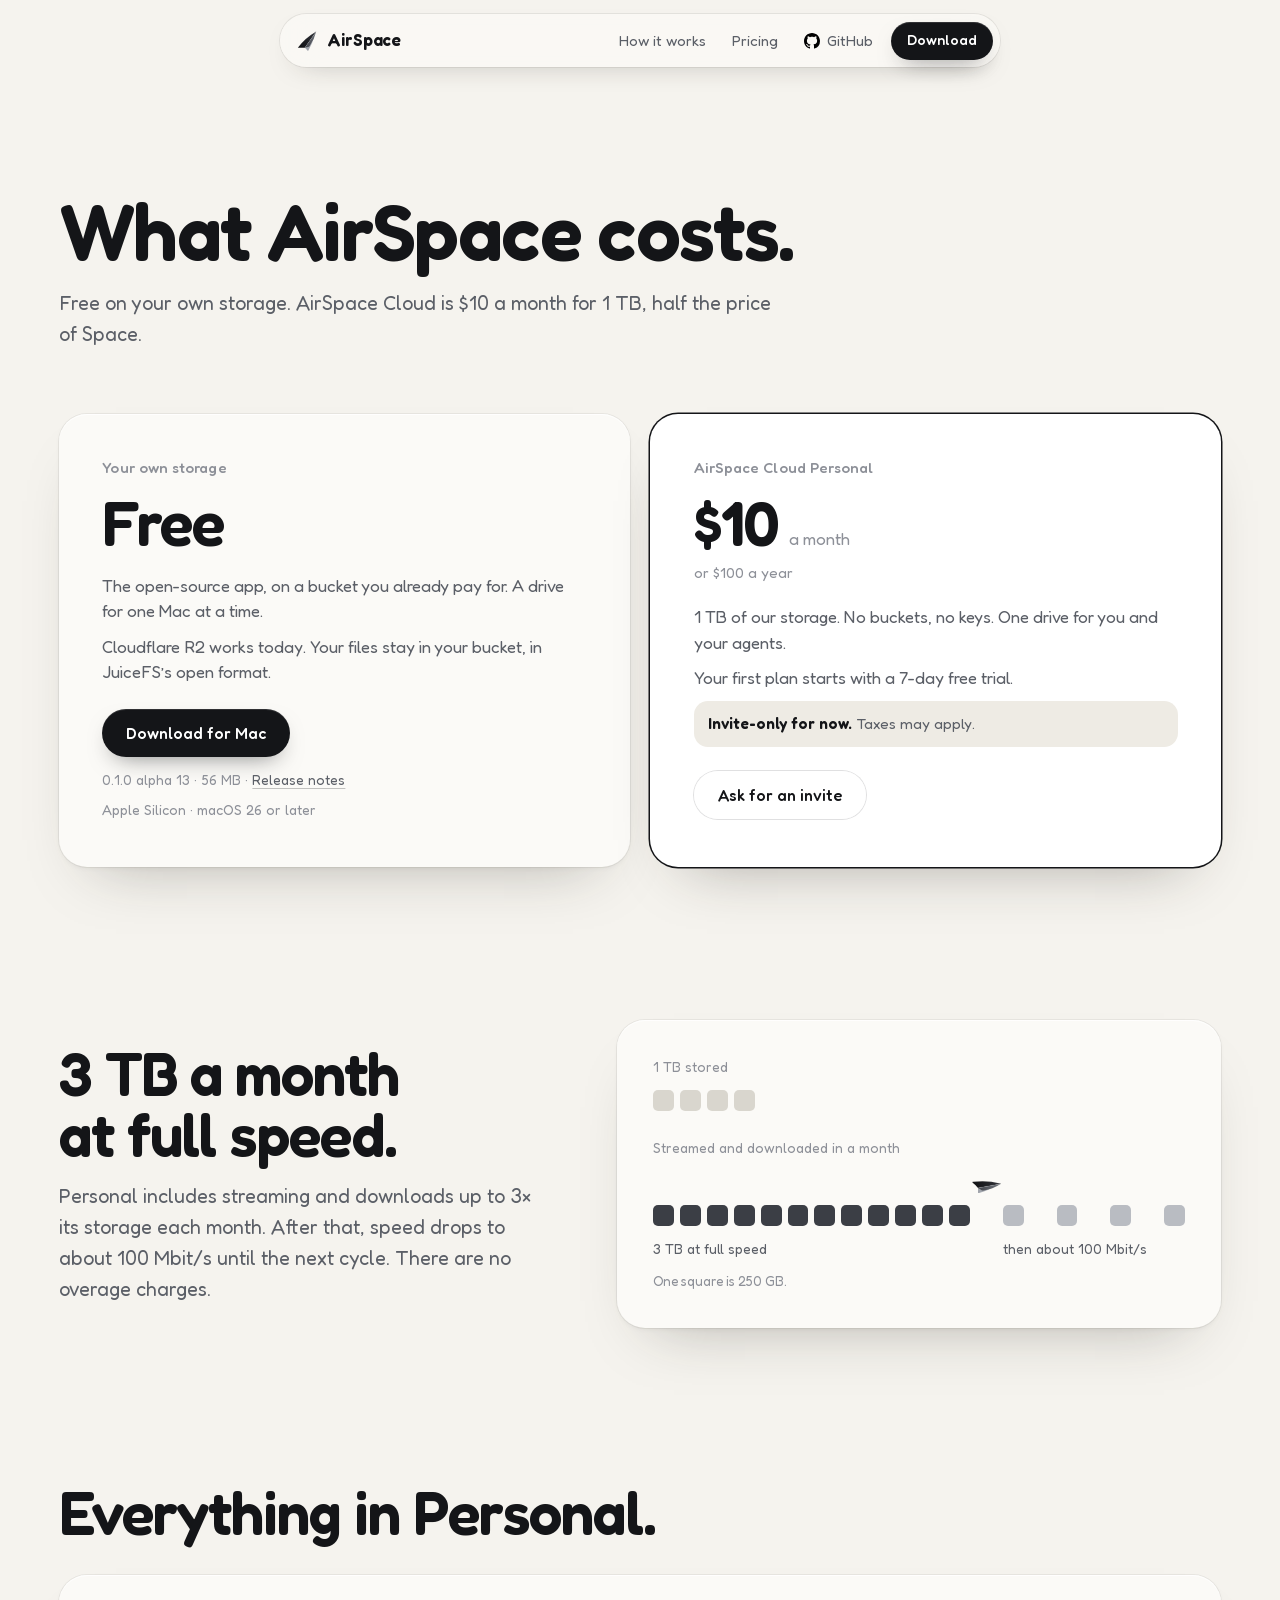
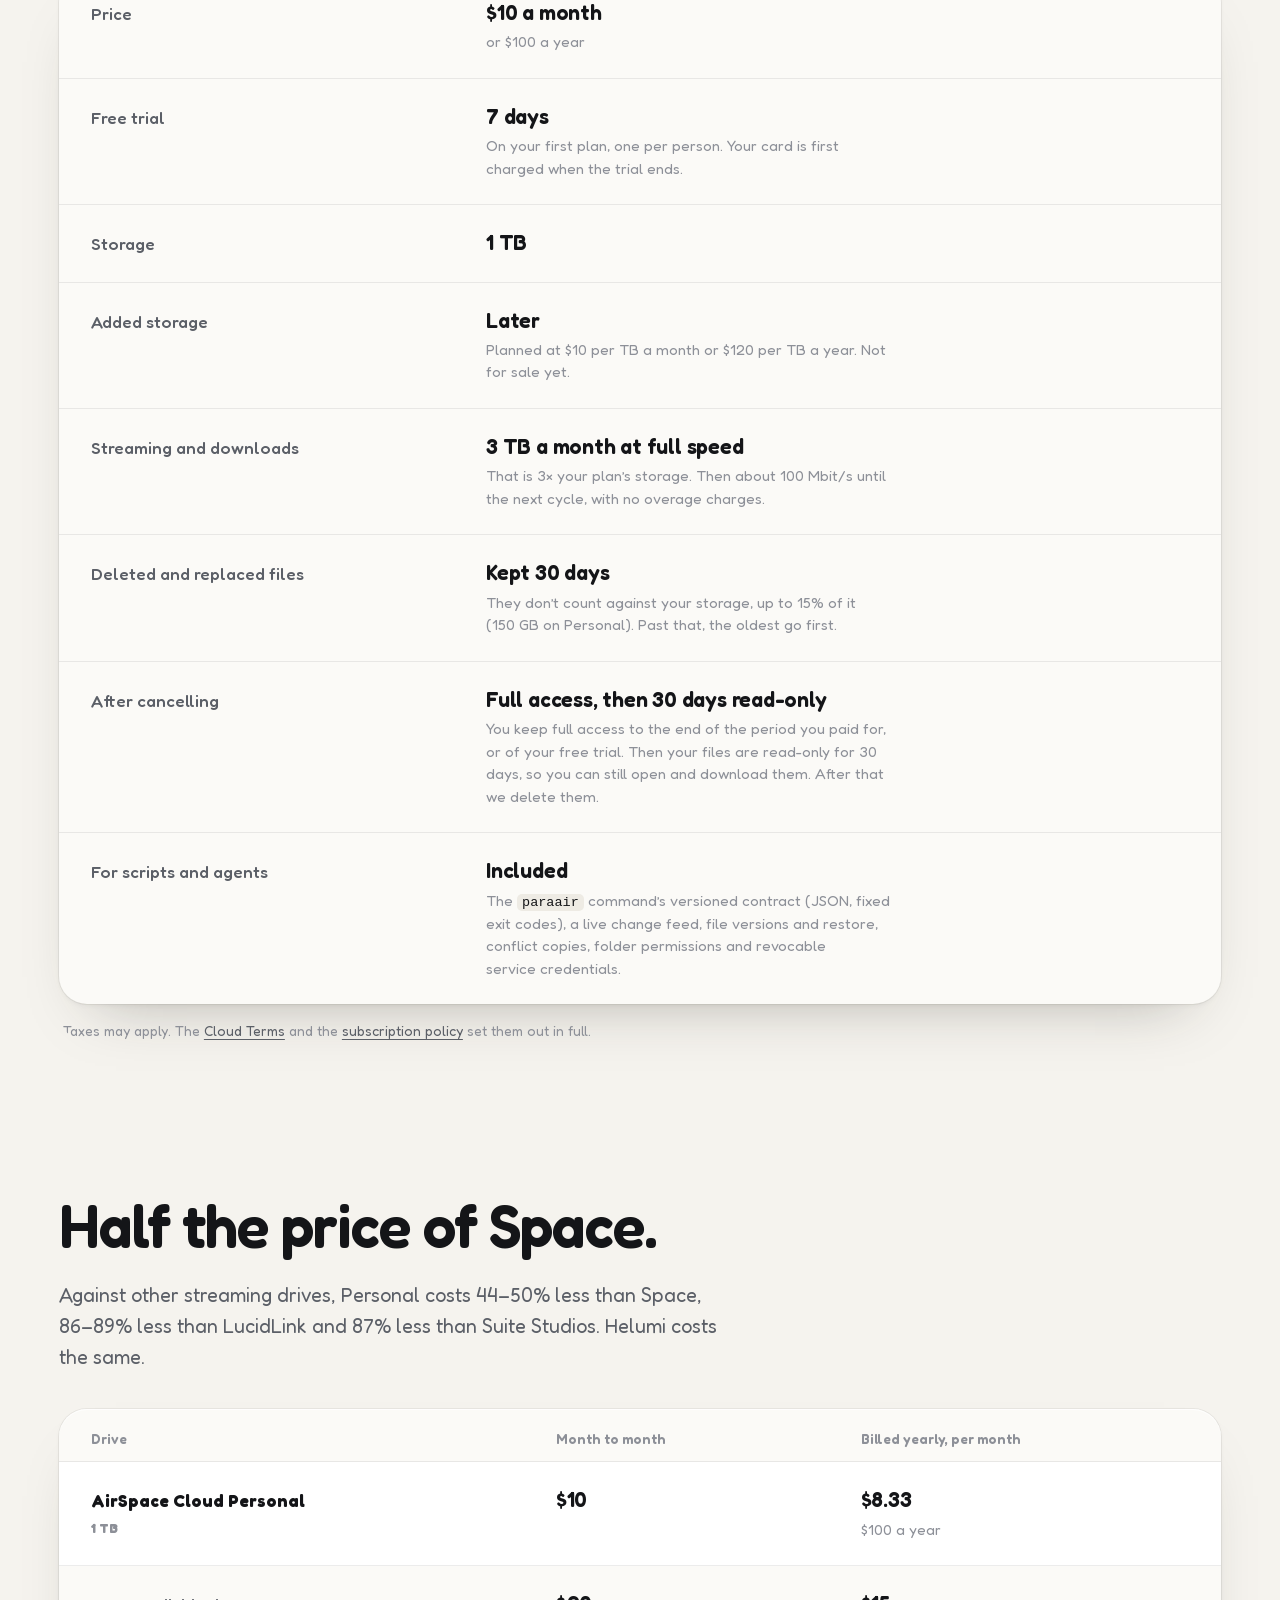
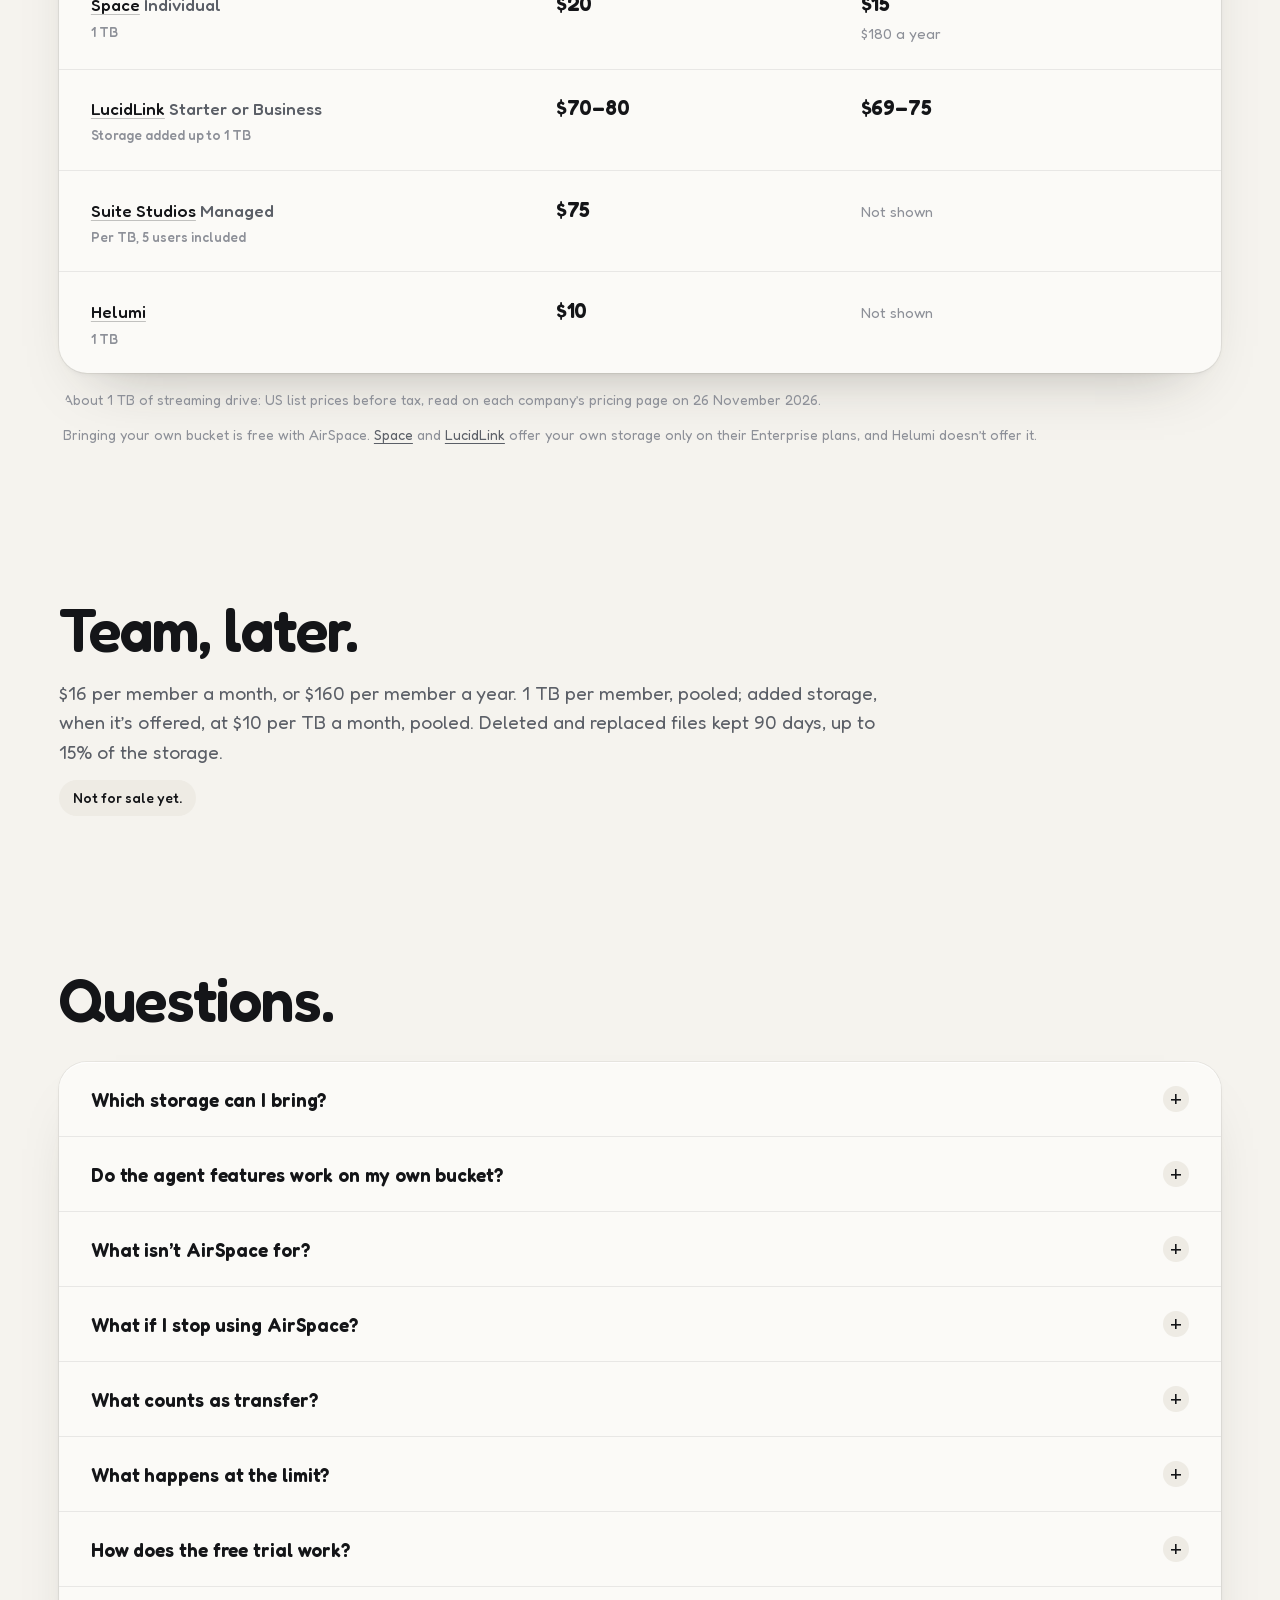
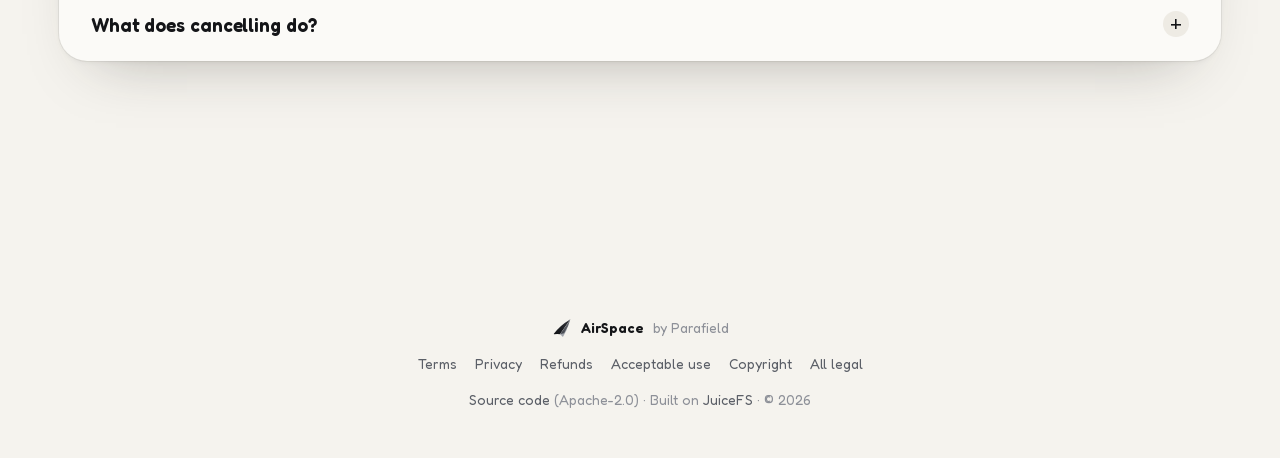
<file: site/pricing.html>
<!doctype html>
<html lang="en">
<head>
  <meta charset="utf-8">
  <meta name="viewport" content="width=device-width, initial-scale=1">
  <title>AirSpace pricing</title>
  <meta name="description" content="AirSpace is free and open source with your own storage. AirSpace Cloud Personal is $10 a month or $100 a year for 1 TB, half the price of Space, with a 7-day free trial.">
  <meta name="color-scheme" content="light">
  <link rel="canonical" href="https://paraair.parafield.ai/pricing">
  <meta property="og:type" content="website">
  <meta property="og:site_name" content="AirSpace">
  <meta property="og:url" content="https://paraair.parafield.ai/pricing">
  <meta property="og:title" content="AirSpace pricing">
  <meta property="og:description" content="AirSpace is free and open source with your own storage. AirSpace Cloud Personal is $10 a month or $100 a year for 1 TB, half the price of Space, with a 7-day free trial.">
  <meta property="og:image" content="https://paraair.parafield.ai/og-card.png">
  <meta property="og:image:width" content="1200">
  <meta property="og:image:height" content="630">
  <meta property="og:image:alt" content="The AirSpace paper plane and the words: Cloud storage, as a Mac drive.">
  <meta name="twitter:card" content="summary_large_image">
  <meta name="twitter:title" content="AirSpace pricing">
  <meta name="twitter:description" content="AirSpace is free and open source with your own storage. AirSpace Cloud Personal is $10 a month or $100 a year for 1 TB, half the price of Space, with a 7-day free trial.">
  <meta name="twitter:image" content="https://paraair.parafield.ai/og-card.png">
  <meta name="twitter:image:alt" content="The AirSpace paper plane and the words: Cloud storage, as a Mac drive.">
  <link rel="icon" href="glide.svg" type="image/svg+xml">
  <link rel="stylesheet" href="home.css">
  <link rel="stylesheet" href="pricing.css">
</head>
<body>
  <!-- Pricing, in the landing page's design (home.css) with its own parts in pricing.css: two plans as cards, the
       allowance meter (the plane reads 3 TB of pieces fast, then the rest slowly), Personal as a spec sheet, the price
       comparison, Team later, and questions. Light paper only, black and white. -->
  <a class="skip" href="#main">Skip to content</a>

  <header class="bar">
    <a class="brand" href="/" aria-label="AirSpace home">
      <svg class="brand-mark" viewBox="0 0 100 100" aria-hidden="true"><!-- mark --><defs><linearGradient id="bm-wingLit" gradientUnits="userSpaceOnUse" x1="93.6" y1="4" x2="6.4" y2="81.2"><stop offset="0" stop-color="#33353B"/><stop offset="1" stop-color="#0E0F12"/></linearGradient><linearGradient id="bm-keelLit" gradientUnits="userSpaceOnUse" x1="93.6" y1="4" x2="55.1" y2="96"><stop offset="0" stop-color="#D9DBDF"/><stop offset="1" stop-color="#9A9EA6"/></linearGradient><linearGradient id="bm-wing" gradientUnits="userSpaceOnUse" x1="93.6" y1="4" x2="40.2" y2="81.1"><stop offset="0" stop-color="#74787F"/><stop offset="1" stop-color="#42454C"/></linearGradient></defs><path fill="url(#bm-wingLit)" d="M89.6 9.8L40.2 81.1Q25.8 79.1 11.4 81.2Q6.4 81.2 10.1 77.9Q42.3 35.4 88.4 8.6Q93.6 4 89.6 9.8Z"/><path fill="url(#bm-keelLit)" d="M83.9 20.7L40.2 81.1Q46.5 86.5 51.9 92.8Q55.1 96 56.7 91.8Q77.4 59 83.9 20.7Z"/><path fill="url(#bm-wing)" d="M90.7 10.4Q82.9 43.9 62.9 71.9Q60.8 76.5 55.9 77.6Q47.8 78.2 40.2 81.1L89.6 9.8Q93.6 4 90.7 10.4Z"/><path fill="none" stroke="#FFFFFF" stroke-opacity="0.42" stroke-width="0.9" stroke-linecap="round" d="M90 9.2L40.2 81.1"/><path fill="none" stroke="#FFFFFF" stroke-opacity=".35" stroke-width="0.6" stroke-linecap="round" d="M10.1 77.9Q42.3 35.4 88.4 8.6"/><!-- /mark --></svg>
      <span>AirSpace</span>
    </a>
    <nav class="bar-nav" aria-label="Primary">
      <a href="/#how">How it works</a>
      <a href="/pricing" aria-current="page">Pricing</a>
      <a href="https://github.com/parafieldai/ParaAir" aria-label="AirSpace source code on GitHub"><svg class="gh" viewBox="0 0 16 16" aria-hidden="true"><path d="M8 0C3.58 0 0 3.58 0 8c0 3.54 2.29 6.53 5.47 7.59.4.07.55-.17.55-.38 0-.19-.01-.82-.01-1.49-2.01.37-2.53-.49-2.69-.94-.09-.23-.48-.94-.82-1.13-.28-.15-.68-.52-.01-.53.63-.01 1.08.58 1.23.82.72 1.21 1.87.87 2.33.66.07-.52.28-.87.51-1.07-1.78-.2-3.64-.89-3.64-3.95 0-.87.31-1.59.82-2.15-.08-.2-.36-1.02.08-2.12 0 0 .67-.21 2.2.82.64-.18 1.32-.27 2-.27.68 0 1.36.09 2 .27 1.53-1.04 2.2-.82 2.2-.82.44 1.1.16 1.92.08 2.12.51.56.82 1.27.82 2.15 0 3.07-1.87 3.75-3.65 3.95.29.25.54.73.54 1.48 0 1.07-.01 1.93-.01 2.2 0 .21.15.46.55.38A8.013 8.013 0 0 0 16 8c0-4.42-3.58-8-8-8z"/></svg><span class="bar-label">GitHub</span></a>
    </nav>
    <a class="pill pill-ink pill-sm" href="#own-storage">Download</a>
  </header>

  <main id="main" class="pricing">
    <div class="price-hero">
      <h1>What AirSpace costs.</h1>
      <p class="say">Free on your own storage. AirSpace Cloud is $10 a month for 1&nbsp;TB, half the price of&nbsp;Space.</p>
    </div>
    <div class="ledger">

      <section class="path" id="own-storage" aria-labelledby="own-title">
        <h2 class="path-name" id="own-title">Your own storage</h2>
        <p class="path-price"><span class="price">Free</span></p>
        <div class="path-desc">
          <p>The open-source app, on a bucket you already pay&nbsp;for. A drive for one Mac at a&nbsp;time.</p>
          <p>Cloudflare&nbsp;R2 works today. Your files stay in your bucket, in JuiceFS’s open&nbsp;format.</p>
        </div>
        <div class="path-action">
          <a class="cta pill pill-ink" data-release-download href="https://github.com/parafieldai/ParaAir/releases/download/v0.1.0-alpha.13/ParaAir-0.1.0-alpha.13.dmg">Download for Mac</a>
          <p class="requires"><span data-release-label>0.1.0&nbsp;alpha&nbsp;13</span> · <span data-release-size>56&nbsp;MB</span> · <a data-release-notes href="https://github.com/parafieldai/ParaAir/releases/tag/v0.1.0-alpha.13">Release&nbsp;notes</a></p>
          <p class="requires">Apple&nbsp;Silicon · macOS&nbsp;26&nbsp;or&nbsp;later</p>
        </div>
      </section>

      <section class="path path-cloud" id="cloud" aria-labelledby="cloud-title">
        <h2 class="path-name" id="cloud-title">AirSpace Cloud Personal</h2>
        <p class="path-price"><span class="price">$10</span> <span class="price-unit">a month</span></p>
        <p class="price-alt">or $100 a year</p>
        <div class="path-desc">
          <p>1&nbsp;TB of our storage. No buckets, no&nbsp;keys. One drive for you and your&nbsp;agents.</p>
          <p>Your first plan starts with a 7-day free&nbsp;trial.</p>
          <p class="path-status" data-signup="invite"><strong>Invite-only for now.</strong><span data-billing="off" hidden> Billing isn’t switched on, so nobody is charged yet. These are the planned prices for when it opens.</span> Taxes may&nbsp;apply.</p>
        </div>
        <div class="path-action">
          <a class="path-link pill pill-ghost" data-signup="invite" href="mailto:contact@parafield.ai?subject=AirSpace%20Cloud%20invite">Ask for an invite</a>
          <a class="cta pill pill-ink" data-signup="open" hidden href="/get-started">Start free trial</a>
          <p class="requires" data-signup="open" hidden>Taxes may&nbsp;apply.</p>
        </div>
      </section>
    </div>

    <section class="scene scene-meter reveal" aria-labelledby="meter-title" data-scene>
      <div class="scene-copy">
        <h2 id="meter-title">3&nbsp;TB a month at full speed.</h2>
        <p>Personal includes streaming and downloads up to 3× its storage each month. After that, speed drops to about 100&nbsp;Mbit/s until the next cycle. There are no overage&nbsp;charges.</p>
      </div>
      <figure class="meter">
        <p class="meter-key">1&nbsp;TB stored</p>
        <div class="meter-lane meter-stored" aria-hidden="true"><i></i><i></i><i></i><i></i></div>
        <p class="meter-key">Streamed and downloaded in a month</p>
        <div class="meter-lane meter-read" aria-hidden="true">
          <svg class="meter-glider" viewBox="0 0 100 100" aria-hidden="true"><defs><linearGradient id="gbm-wingLit" gradientUnits="userSpaceOnUse" x1="93.6" y1="4" x2="6.4" y2="81.2"><stop offset="0" stop-color="#33353B"/><stop offset="1" stop-color="#0E0F12"/></linearGradient><linearGradient id="gbm-keelLit" gradientUnits="userSpaceOnUse" x1="93.6" y1="4" x2="55.1" y2="96"><stop offset="0" stop-color="#D9DBDF"/><stop offset="1" stop-color="#9A9EA6"/></linearGradient><linearGradient id="gbm-wing" gradientUnits="userSpaceOnUse" x1="93.6" y1="4" x2="40.2" y2="81.1"><stop offset="0" stop-color="#74787F"/><stop offset="1" stop-color="#42454C"/></linearGradient></defs><path fill="url(#gbm-wingLit)" d="M89.6 9.8L40.2 81.1Q25.8 79.1 11.4 81.2Q6.4 81.2 10.1 77.9Q42.3 35.4 88.4 8.6Q93.6 4 89.6 9.8Z"/><path fill="url(#gbm-keelLit)" d="M83.9 20.7L40.2 81.1Q46.5 86.5 51.9 92.8Q55.1 96 56.7 91.8Q77.4 59 83.9 20.7Z"/><path fill="url(#gbm-wing)" d="M90.7 10.4Q82.9 43.9 62.9 71.9Q60.8 76.5 55.9 77.6Q47.8 78.2 40.2 81.1L89.6 9.8Q93.6 4 90.7 10.4Z"/><path fill="none" stroke="#FFFFFF" stroke-opacity="0.42" stroke-width="0.9" stroke-linecap="round" d="M90 9.2L40.2 81.1"/><path fill="none" stroke="#FFFFFF" stroke-opacity=".35" stroke-width="0.6" stroke-linecap="round" d="M10.1 77.9Q42.3 35.4 88.4 8.6"/></svg>
          <i></i><i></i><i></i><i></i><i></i><i></i><i></i><i></i><i></i><i></i><i></i><i></i><i class="slow"></i><i class="slow"></i><i class="slow"></i><i class="slow"></i>
        </div>
        <p class="meter-scale"><span>3&nbsp;TB at full&nbsp;speed</span> <span>then about 100&nbsp;Mbit/s</span></p>
        <figcaption>One square is 250&nbsp;GB.</figcaption>
      </figure>
    </section>

    <section class="spec" aria-labelledby="spec-title">
      <h2 id="spec-title">Everything in Personal.</h2>
      <table class="spec-table">
        <caption><span data-billing="off" hidden>Planned terms for when billing opens. </span>Taxes may apply. The <a href="/cloud-terms">Cloud Terms</a> and the <a href="/subscription-policy">subscription policy</a> set them out in&nbsp;full.</caption>
        <tbody>
          <tr>
            <th scope="row">Price</th>
            <td><span class="fig">$10 a month</span><span class="more">or $100 a year</span></td>
          </tr>
          <tr>
            <th scope="row">Free trial</th>
            <td><span class="fig">7 days</span><span class="more">On your first plan, one per person. Your card is first charged when the trial&nbsp;ends.</span></td>
          </tr>
          <tr>
            <th scope="row">Storage</th>
            <td><span class="fig">1&nbsp;TB</span></td>
          </tr>
          <tr>
            <th scope="row">Added storage</th>
            <td><span class="fig">Later</span><span class="more">Planned at $10 per&nbsp;TB a month or $120 per&nbsp;TB a year. Not for sale&nbsp;yet.</span></td>
          </tr>
          <tr>
            <th scope="row">Streaming and downloads</th>
            <td><span class="fig">3&nbsp;TB a month at full speed</span><span class="more">That is 3× your plan’s storage. Then about 100&nbsp;Mbit/s until the next cycle, with no overage charges.</span></td>
          </tr>
          <tr>
            <th scope="row">Deleted and replaced files</th>
            <td><span class="fig">Kept 30 days</span><span class="more">They don’t count against your storage, up to 15% of it (150&nbsp;GB on Personal). Past that, the oldest go&nbsp;first.</span></td>
          </tr>
          <tr>
            <th scope="row">After cancelling</th>
            <td><span class="fig">Full access, then 30&nbsp;days read-only</span><span class="more">You keep full access to the end of the period you paid for, or of your free trial. Then your files are read-only for 30 days, so you can still open and download them. After that we delete&nbsp;them.</span></td>
          </tr>
          <tr>
            <th scope="row">For scripts and agents</th>
            <td><span class="fig">Included</span><span class="more">The <code>paraair</code> command’s versioned contract (JSON, fixed exit codes), a live change feed, file versions and restore, conflict copies, folder permissions and revocable service&nbsp;credentials.</span></td>
          </tr>
        </tbody>
      </table>
    </section>

    <section class="spec price-compare" id="compare" aria-labelledby="compare-title">
      <h2 id="compare-title">Half the price of Space.</h2>
      <p class="say">Against other streaming drives, Personal costs 44–50% less than Space, 86–89% less than LucidLink and 87% less than Suite Studios. Helumi costs the&nbsp;same.</p>
      <table class="spec-table">
        <caption>About 1&nbsp;TB of streaming drive: US list prices before tax, read on each company’s pricing page on 26&nbsp;November&nbsp;2026.<span data-billing="off" hidden> AirSpace Cloud’s prices are&nbsp;planned.</span></caption>
        <thead>
          <tr><th scope="col">Drive</th><th scope="col">Month to month</th><th scope="col">Billed yearly, per month</th></tr>
        </thead>
        <tbody>
          <tr class="ours">
            <th scope="row">AirSpace Cloud Personal<span class="more">1&nbsp;TB</span></th>
            <td><span class="fig">$10</span></td>
            <td><span class="fig">$8.33</span><span class="more">$100 a year</span></td>
          </tr>
          <tr>
            <th scope="row"><a href="https://spacefs.com/">Space</a> Individual<span class="more">1&nbsp;TB</span></th>
            <td><span class="fig">$20</span></td>
            <td><span class="fig">$15</span><span class="more">$180 a year</span></td>
          </tr>
          <tr>
            <th scope="row"><a href="https://www.lucidlink.com/pricing">LucidLink</a> Starter or Business<span class="more">Storage added up to 1&nbsp;TB</span></th>
            <td><span class="fig">$70–80</span></td>
            <td><span class="fig">$69–75</span></td>
          </tr>
          <tr>
            <th scope="row"><a href="https://www.suitestudios.io/pricing">Suite Studios</a> Managed<span class="more">Per TB, 5 users included</span></th>
            <td><span class="fig">$75</span></td>
            <td><span class="more">Not shown</span></td>
          </tr>
          <tr>
            <th scope="row"><a href="https://www.helumi.app/">Helumi</a><span class="more">1&nbsp;TB</span></th>
            <td><span class="fig">$10</span></td>
            <td><span class="more">Not shown</span></td>
          </tr>
        </tbody>
      </table>
      <p class="price-note">Bringing your own bucket is free with AirSpace. <a href="https://spacefs.com/enterprise/">Space</a> and <a href="https://www.lucidlink.com/pricing">LucidLink</a> offer your own storage only on their Enterprise plans, and Helumi doesn’t offer&nbsp;it.</p>
    </section>

    <section class="later" aria-labelledby="team-title">
      <h2 id="team-title">Team, later.</h2>
      <p>$16 per member a month, or $160 per member a year. 1&nbsp;TB per member, pooled; added storage, when it’s offered, at $10 per&nbsp;TB a month, pooled. Deleted and replaced files kept 90&nbsp;days, up to 15% of the&nbsp;storage.</p>
      <p>Not for sale yet.</p>
    </section>

    <section class="faq" aria-labelledby="faq-title">
      <h2 id="faq-title">Questions.</h2>
      <div class="faq-list">
        <details>
          <summary>Which storage can I bring?</summary>
          <p>Cloudflare R2 works today, and it’s the one we’ve tested. The app also connects to Backblaze&nbsp;B2, Amazon&nbsp;S3 and a NAS that serves an S3 API over HTTPS. With your own storage, the drive is for one Mac at a&nbsp;time.</p>
        </details>
        <details>
          <summary>Do the agent features work on my own bucket?</summary>
          <p>No. The change feed, file versions, conflict copies, folder permissions and service credentials need AirSpace Cloud. On your own bucket, AirSpace is a drive for one&nbsp;Mac.</p>
        </details>
        <details id="not-for">
          <summary>What isn’t AirSpace for?</summary>
          <p>Folders that need a full Mac disk. AirSpace doesn’t keep symlinks, hard links or extended attributes, so don’t use it for Photos libraries, Git working copies, databases or Time Machine. Finder tags don’t&nbsp;sync.</p>
        </details>
        <details>
          <summary>What if I stop using AirSpace?</summary>
          <p>The app is open source under the Apache 2.0 licence. On your own storage, your files stay in your bucket in JuiceFS’s open format, not one of ours. On AirSpace Cloud, if you cancel you keep full access until the end of the period you paid for, or your trial. After that your files stay read-only for 30 days so you can copy them&nbsp;out.</p>
        </details>
        <details>
          <summary>What counts as transfer?</summary>
          <p>Streaming and downloads: the data read from your AirSpace Cloud storage. Each month includes 3× your plan’s storage at full speed, which is 3&nbsp;TB on Personal.</p>
        </details>
        <details>
          <summary>What happens at the limit?</summary>
          <p>Speed drops to about 100&nbsp;Mbit/s until the next cycle, then full speed returns. There are no overage charges.</p>
        </details>
        <details>
          <summary>How does the free trial work?</summary>
          <p>Your first plan starts with 7 free days, one trial per person. You give a card at checkout and nothing is charged until the trial ends. Cancel before then and you pay nothing. If that first charge is declined, the plan ends at&nbsp;once.</p>
        </details>
        <details>
          <summary>What does cancelling do?</summary>
          <p>Your plan stops renewing. You keep full access to the end of the period you paid for, or of your free trial. Then your files are read-only for 30 days, so you can still open and download them, and after that we delete them. You cancel on the billing account page: choose Manage Plan in the app’s Storage Settings, or follow the link in any billing email. The <a href="/subscription-policy">subscription policy</a> covers renewals, cancelling and&nbsp;refunds.</p>
        </details>
      </div>
    </section>
  </main>

  <footer class="foot">
    <div class="foot-brand"><svg class="brand-mark foot-mark" viewBox="0 0 100 100" aria-hidden="true"><defs><linearGradient id="fbm-wingLit" gradientUnits="userSpaceOnUse" x1="93.6" y1="4" x2="6.4" y2="81.2"><stop offset="0" stop-color="#33353B"/><stop offset="1" stop-color="#0E0F12"/></linearGradient><linearGradient id="fbm-keelLit" gradientUnits="userSpaceOnUse" x1="93.6" y1="4" x2="55.1" y2="96"><stop offset="0" stop-color="#D9DBDF"/><stop offset="1" stop-color="#9A9EA6"/></linearGradient><linearGradient id="fbm-wing" gradientUnits="userSpaceOnUse" x1="93.6" y1="4" x2="40.2" y2="81.1"><stop offset="0" stop-color="#74787F"/><stop offset="1" stop-color="#42454C"/></linearGradient></defs><path fill="url(#fbm-wingLit)" d="M89.6 9.8L40.2 81.1Q25.8 79.1 11.4 81.2Q6.4 81.2 10.1 77.9Q42.3 35.4 88.4 8.6Q93.6 4 89.6 9.8Z"/><path fill="url(#fbm-keelLit)" d="M83.9 20.7L40.2 81.1Q46.5 86.5 51.9 92.8Q55.1 96 56.7 91.8Q77.4 59 83.9 20.7Z"/><path fill="url(#fbm-wing)" d="M90.7 10.4Q82.9 43.9 62.9 71.9Q60.8 76.5 55.9 77.6Q47.8 78.2 40.2 81.1L89.6 9.8Q93.6 4 90.7 10.4Z"/><path fill="none" stroke="#FFFFFF" stroke-opacity="0.42" stroke-width="0.9" stroke-linecap="round" d="M90 9.2L40.2 81.1"/><path fill="none" stroke="#FFFFFF" stroke-opacity=".35" stroke-width="0.6" stroke-linecap="round" d="M10.1 77.9Q42.3 35.4 88.4 8.6"/></svg>AirSpace <span>by Parafield</span></div>
    <nav class="foot-legal" aria-label="Legal"><a href="/terms">Terms</a><a href="/privacy">Privacy</a><a href="/subscription-policy">Refunds</a><a href="/acceptable-use">Acceptable use</a><a href="/copyright">Copyright</a><a href="/legal">All legal</a></nav>
    <p><a href="https://github.com/parafieldai/ParaAir">Source code</a> (Apache-2.0) · Built on <a href="https://github.com/juicedata/juicefs">JuiceFS</a> · © 2026</p>
  </footer>

  <script src="home.js" defer></script>
  <script src="signup.js" defer></script>
</body>
</html>
</file>
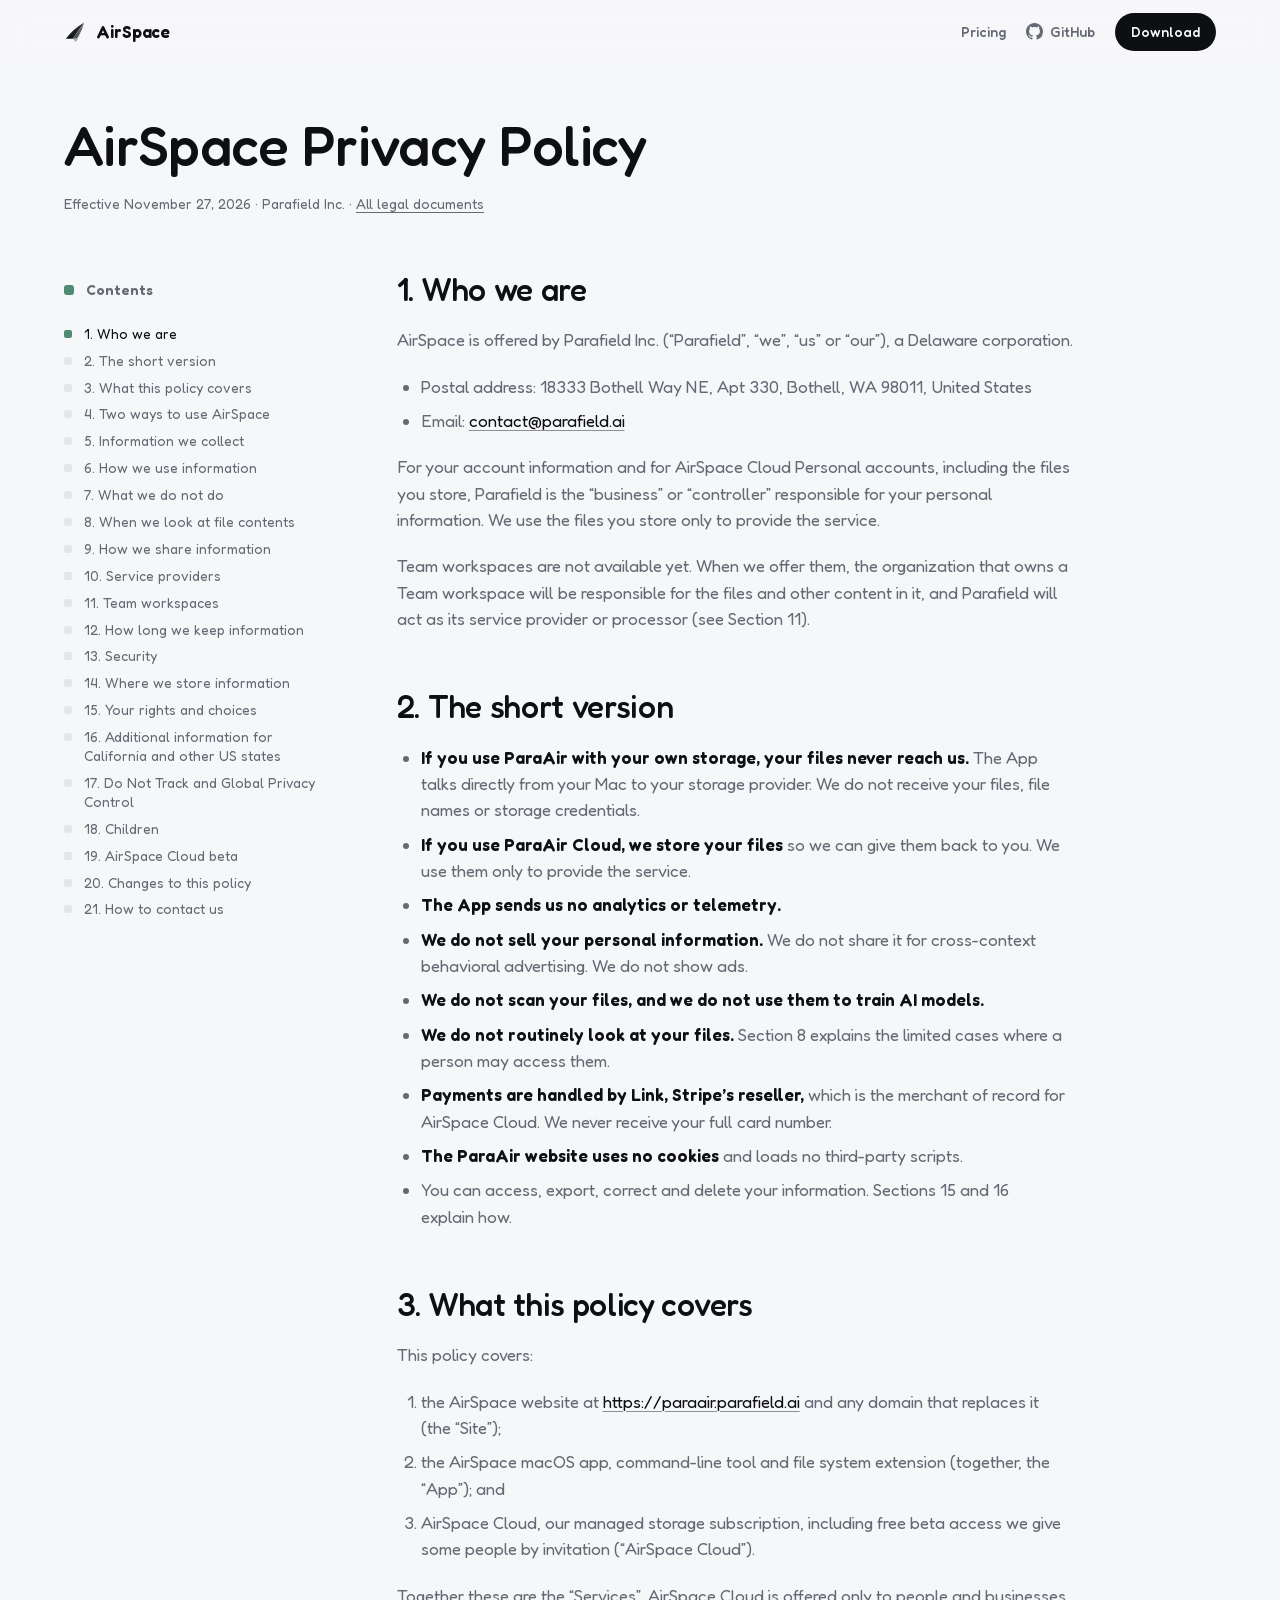
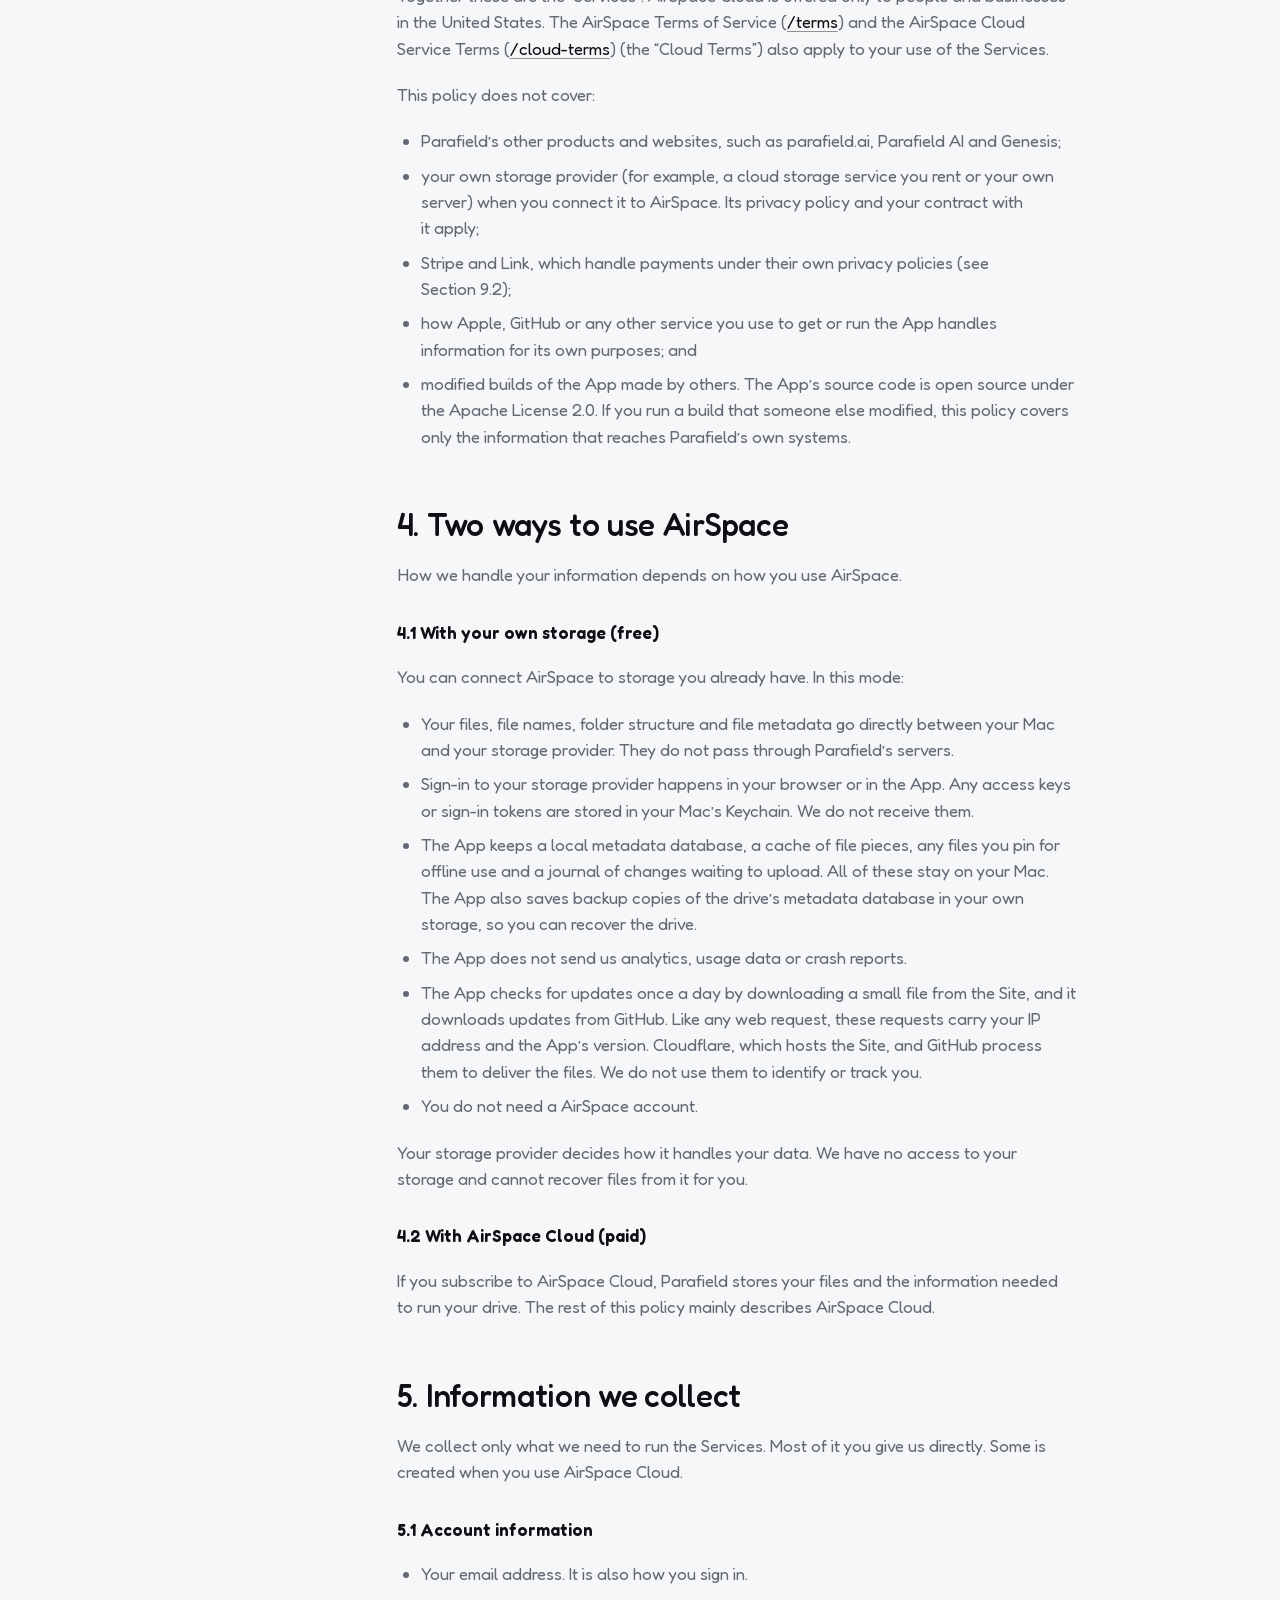
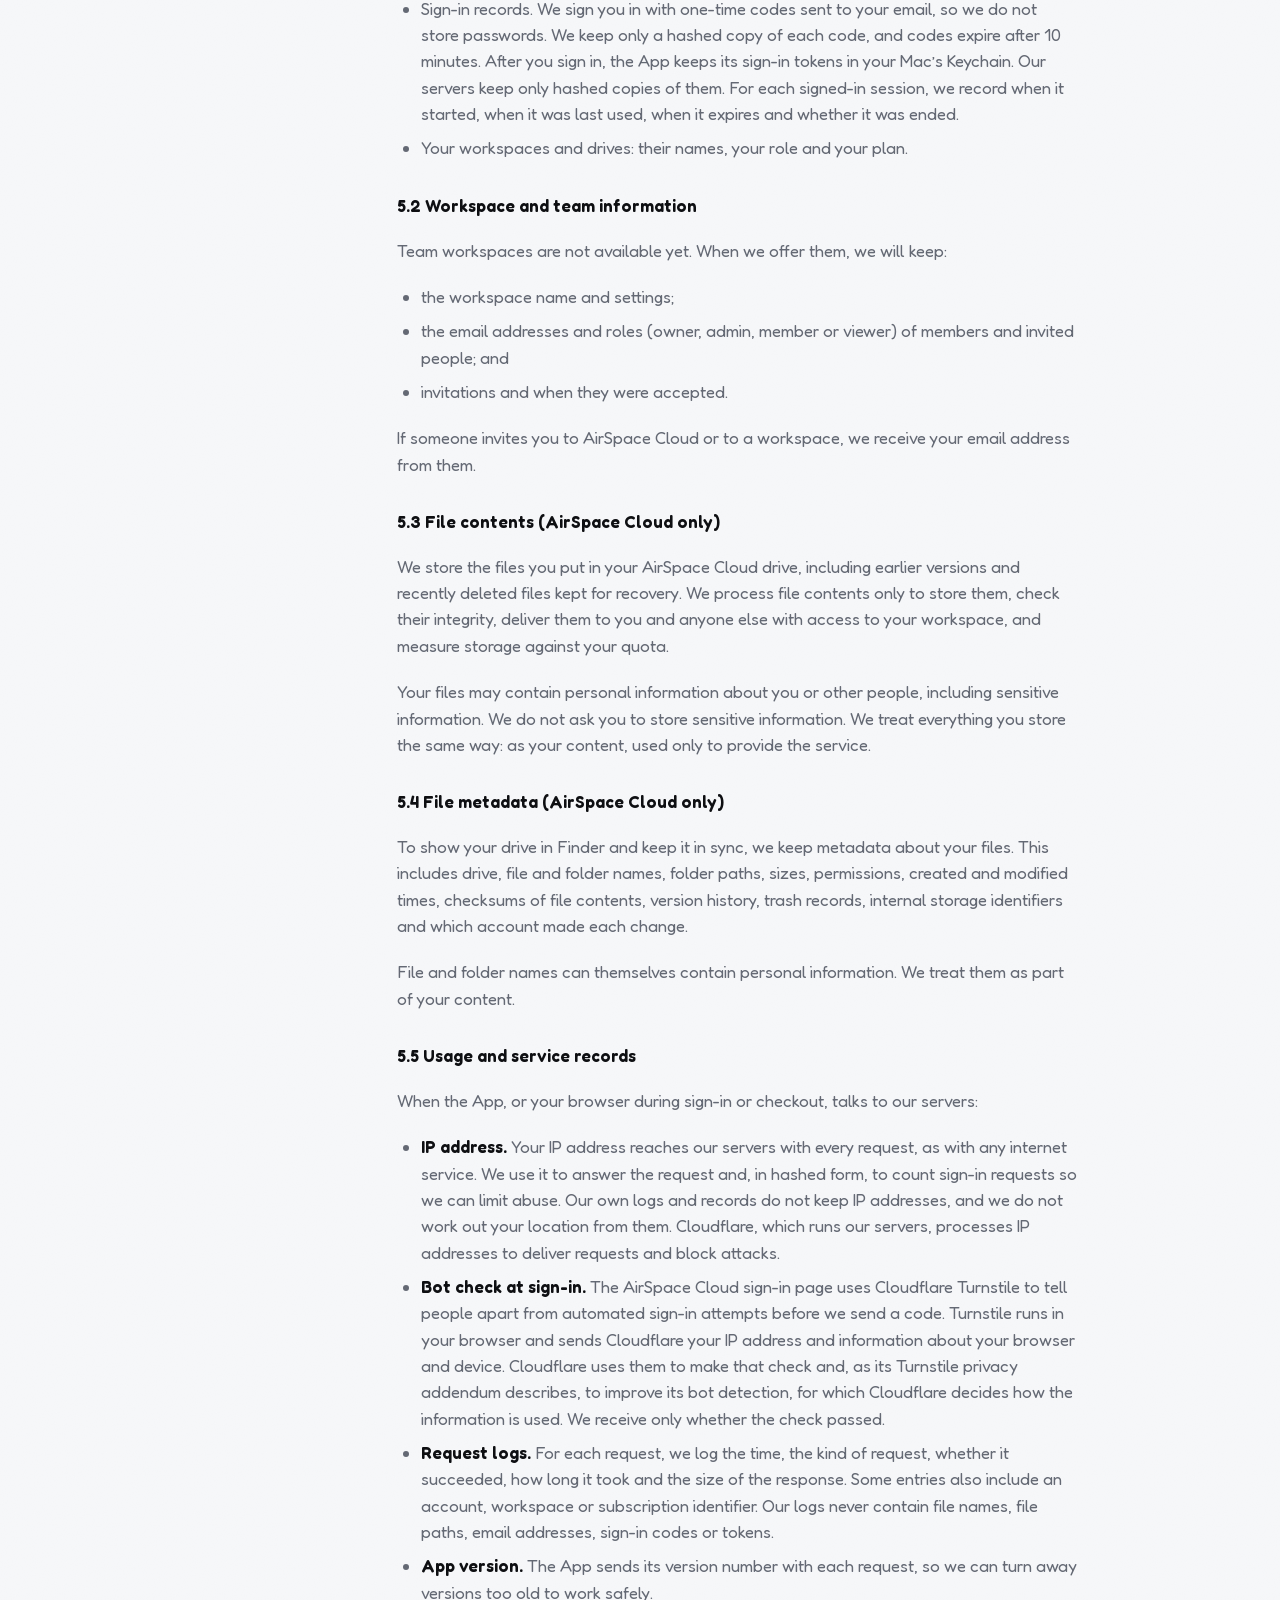
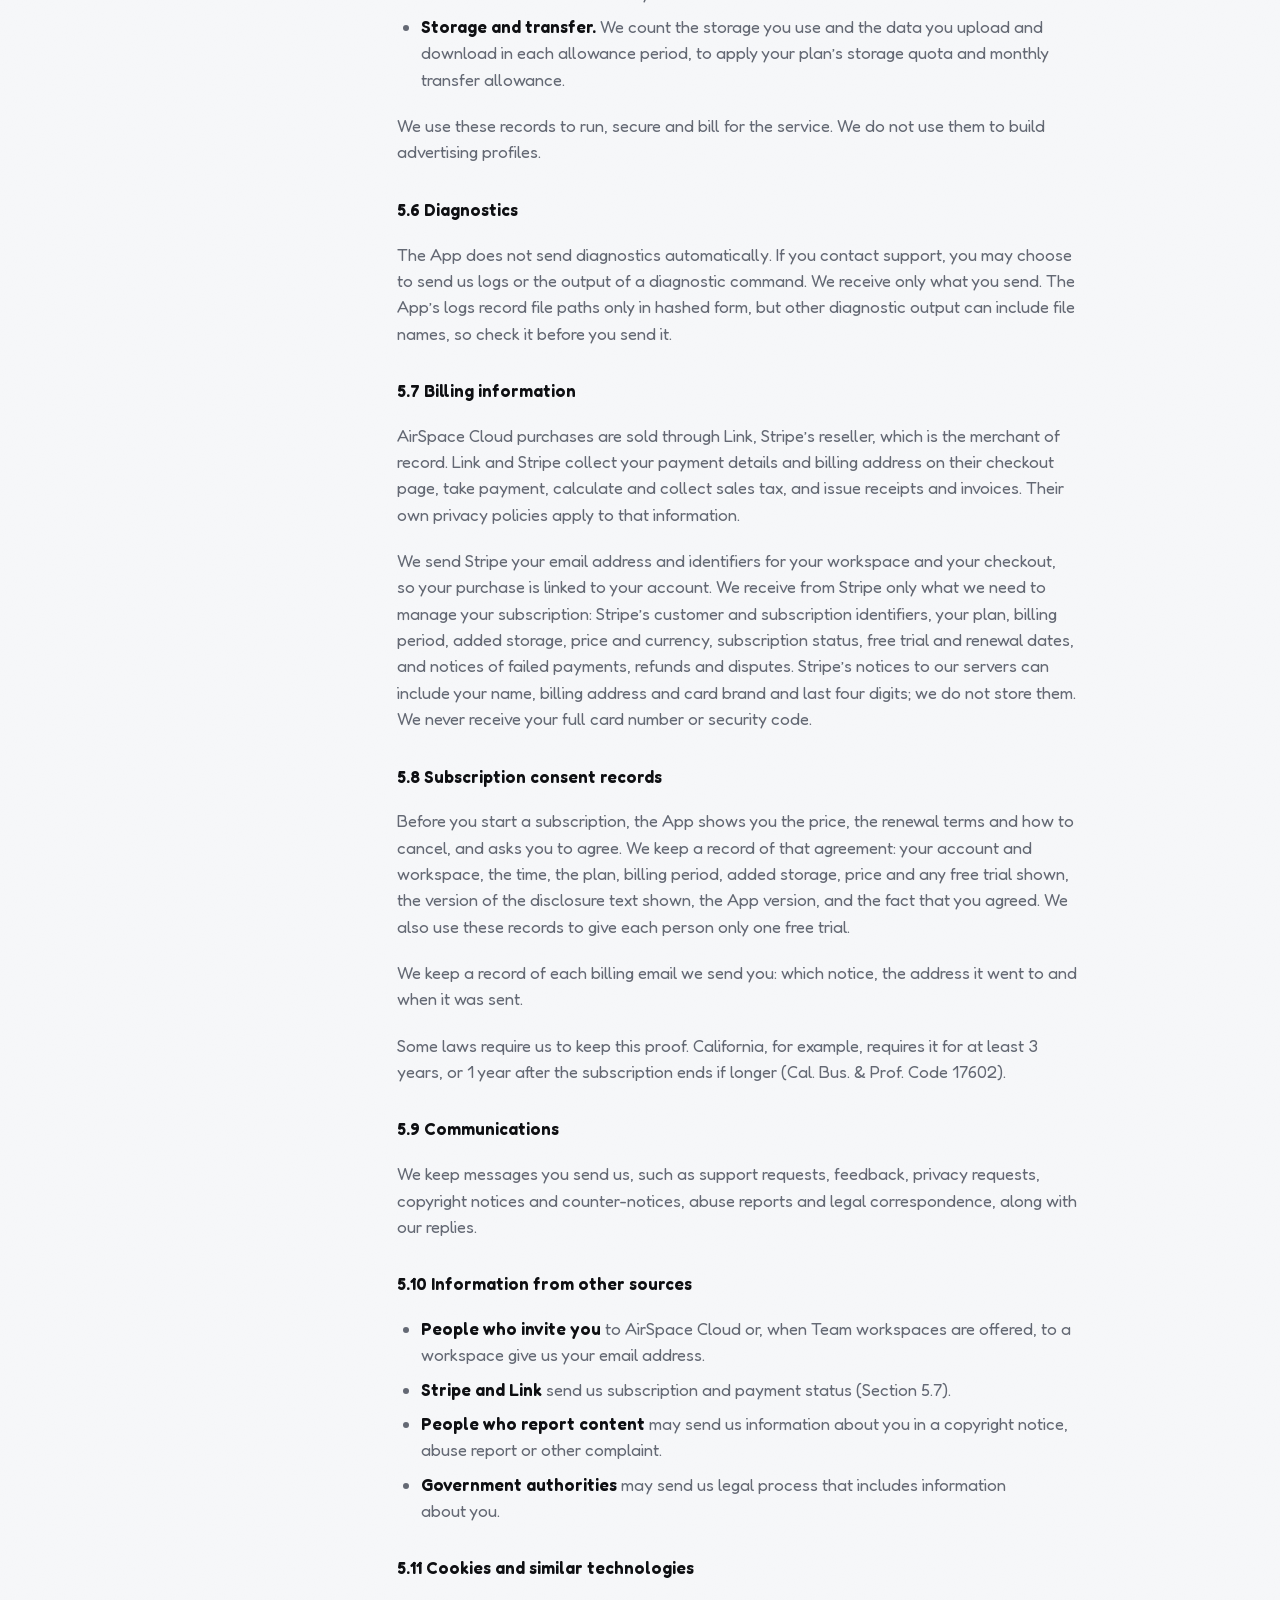
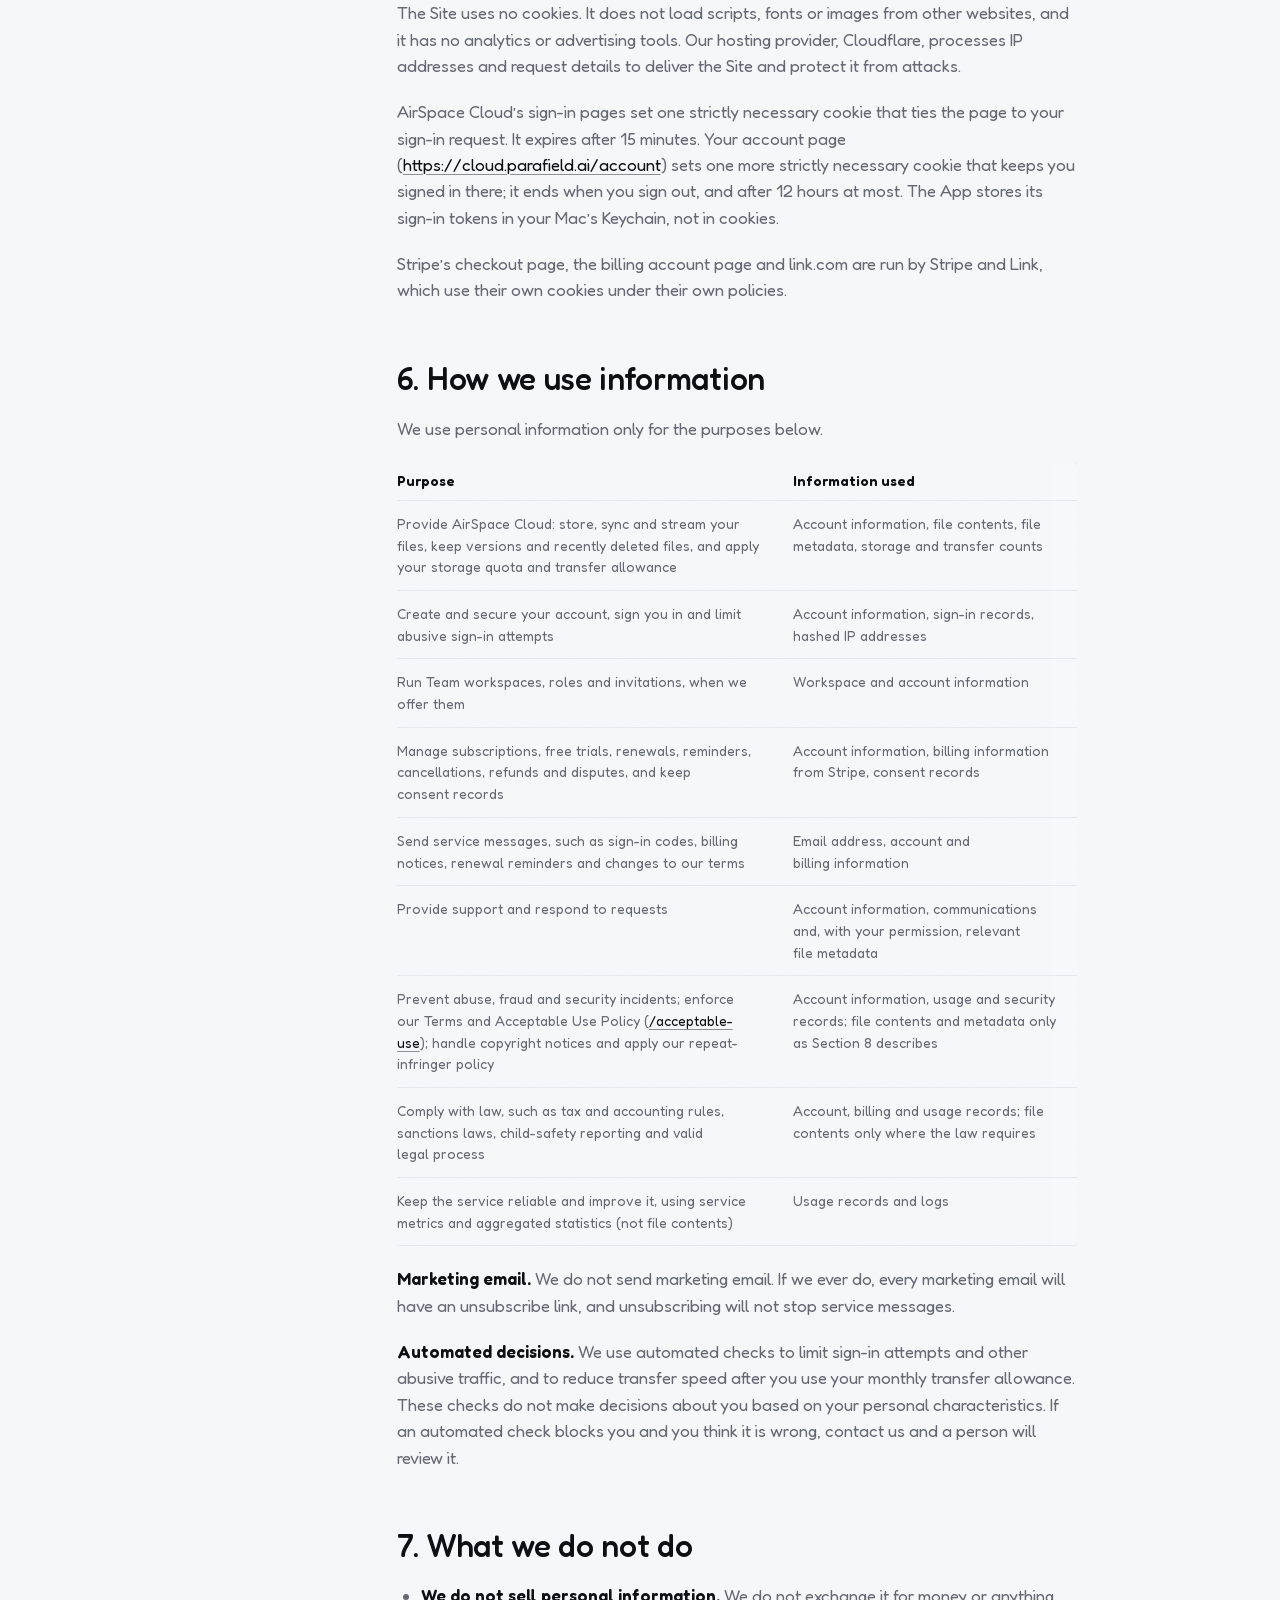
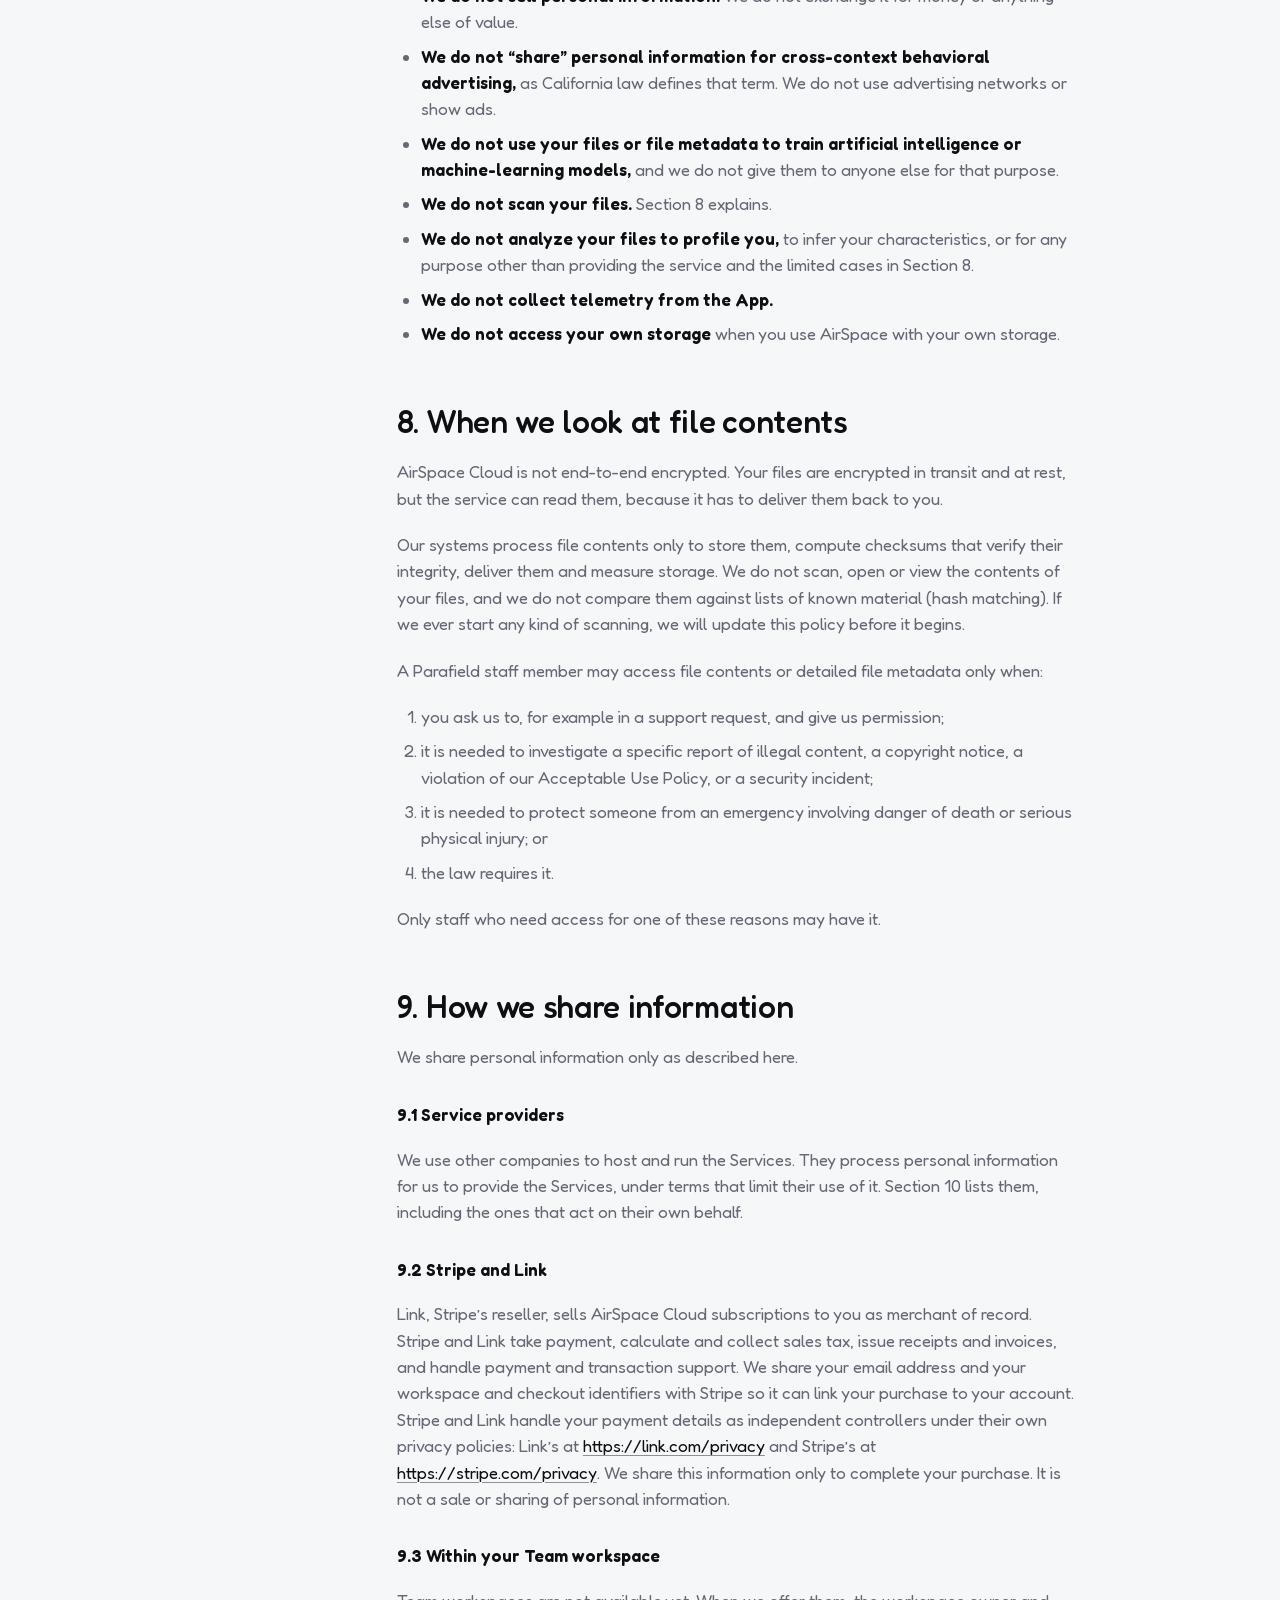
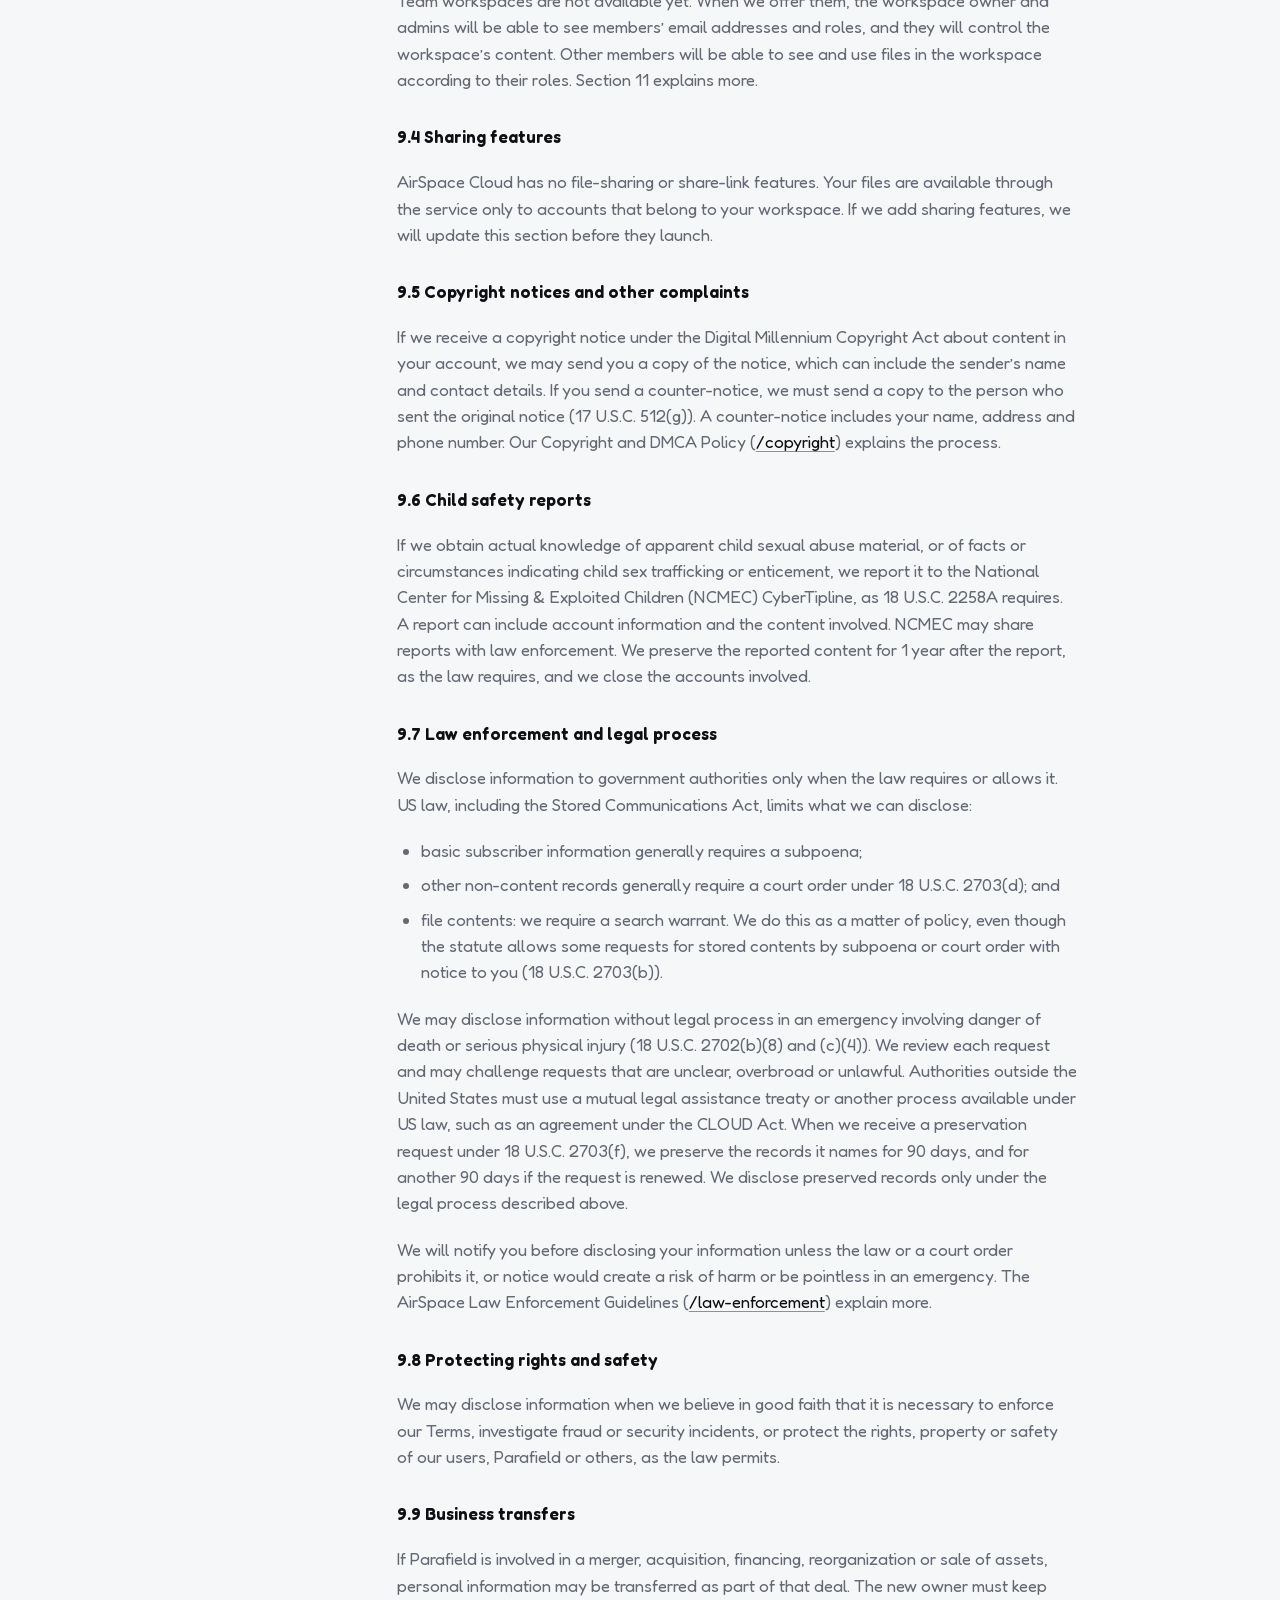
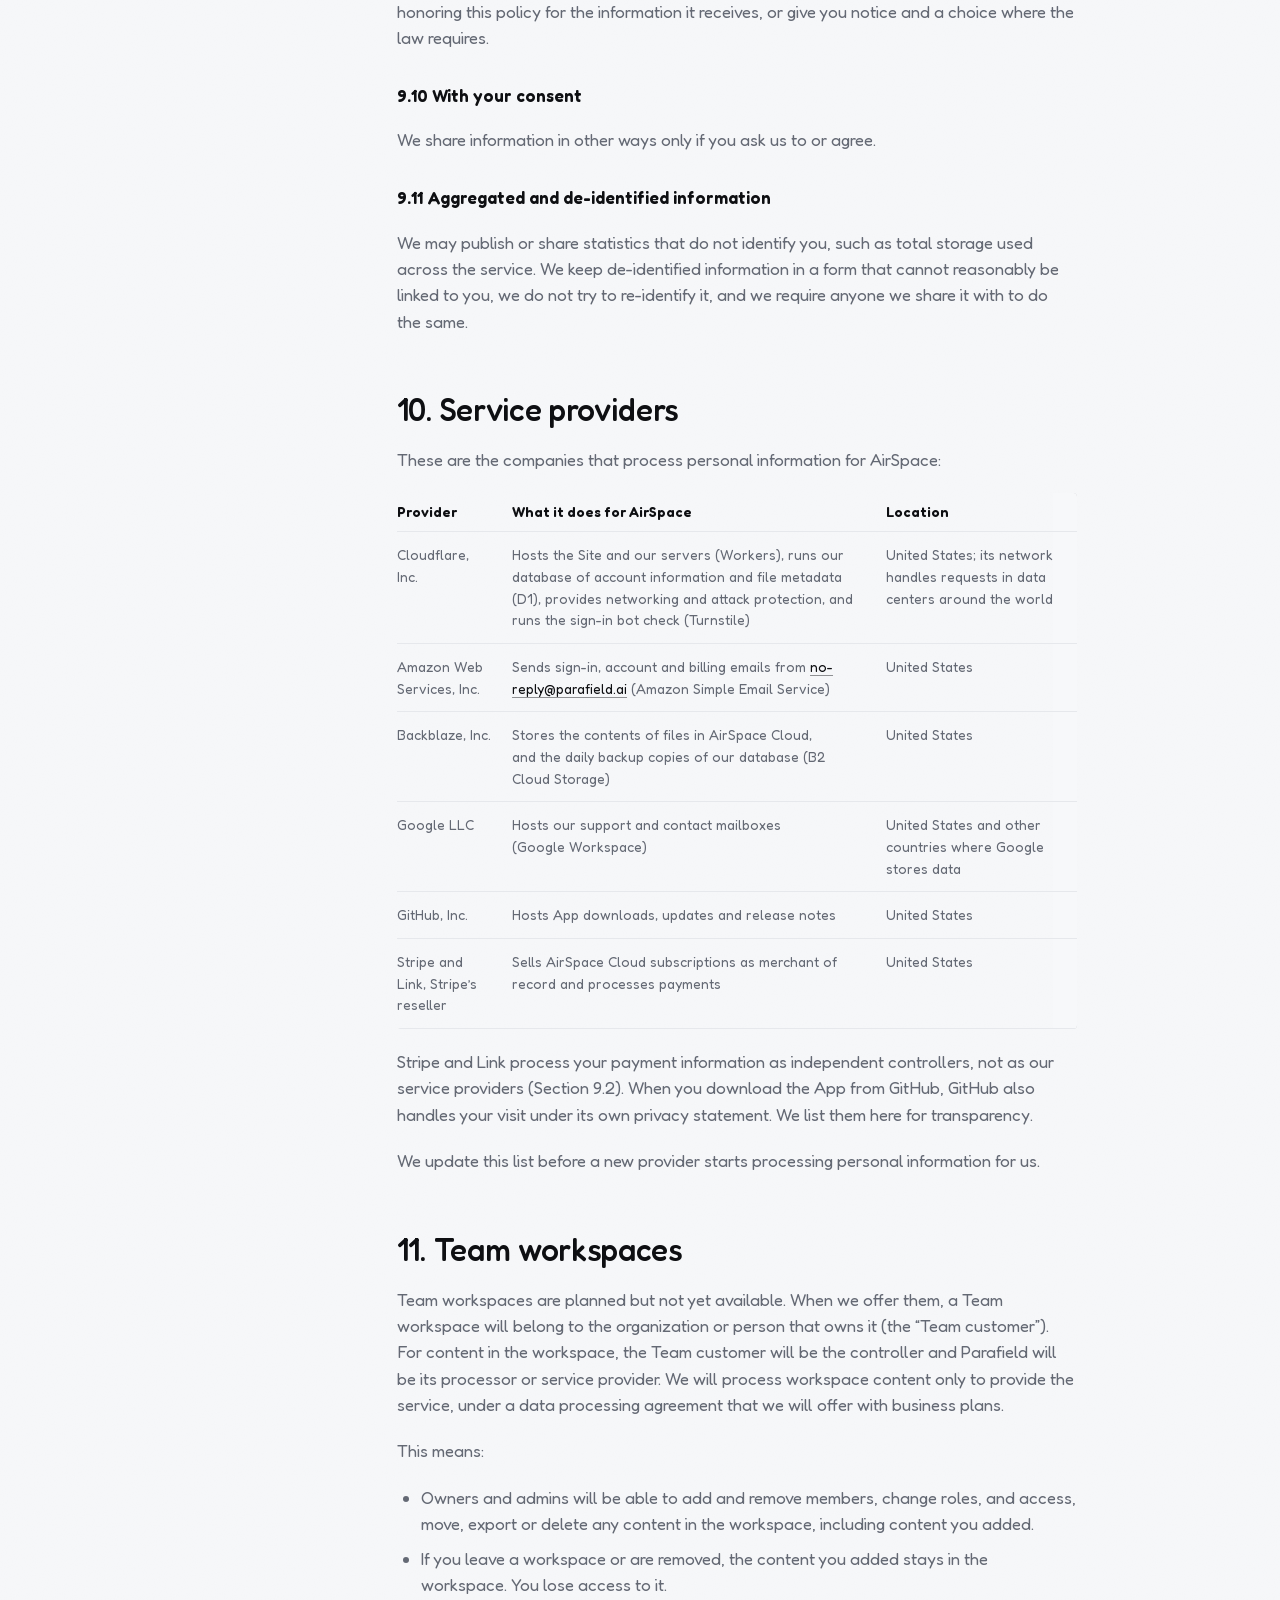
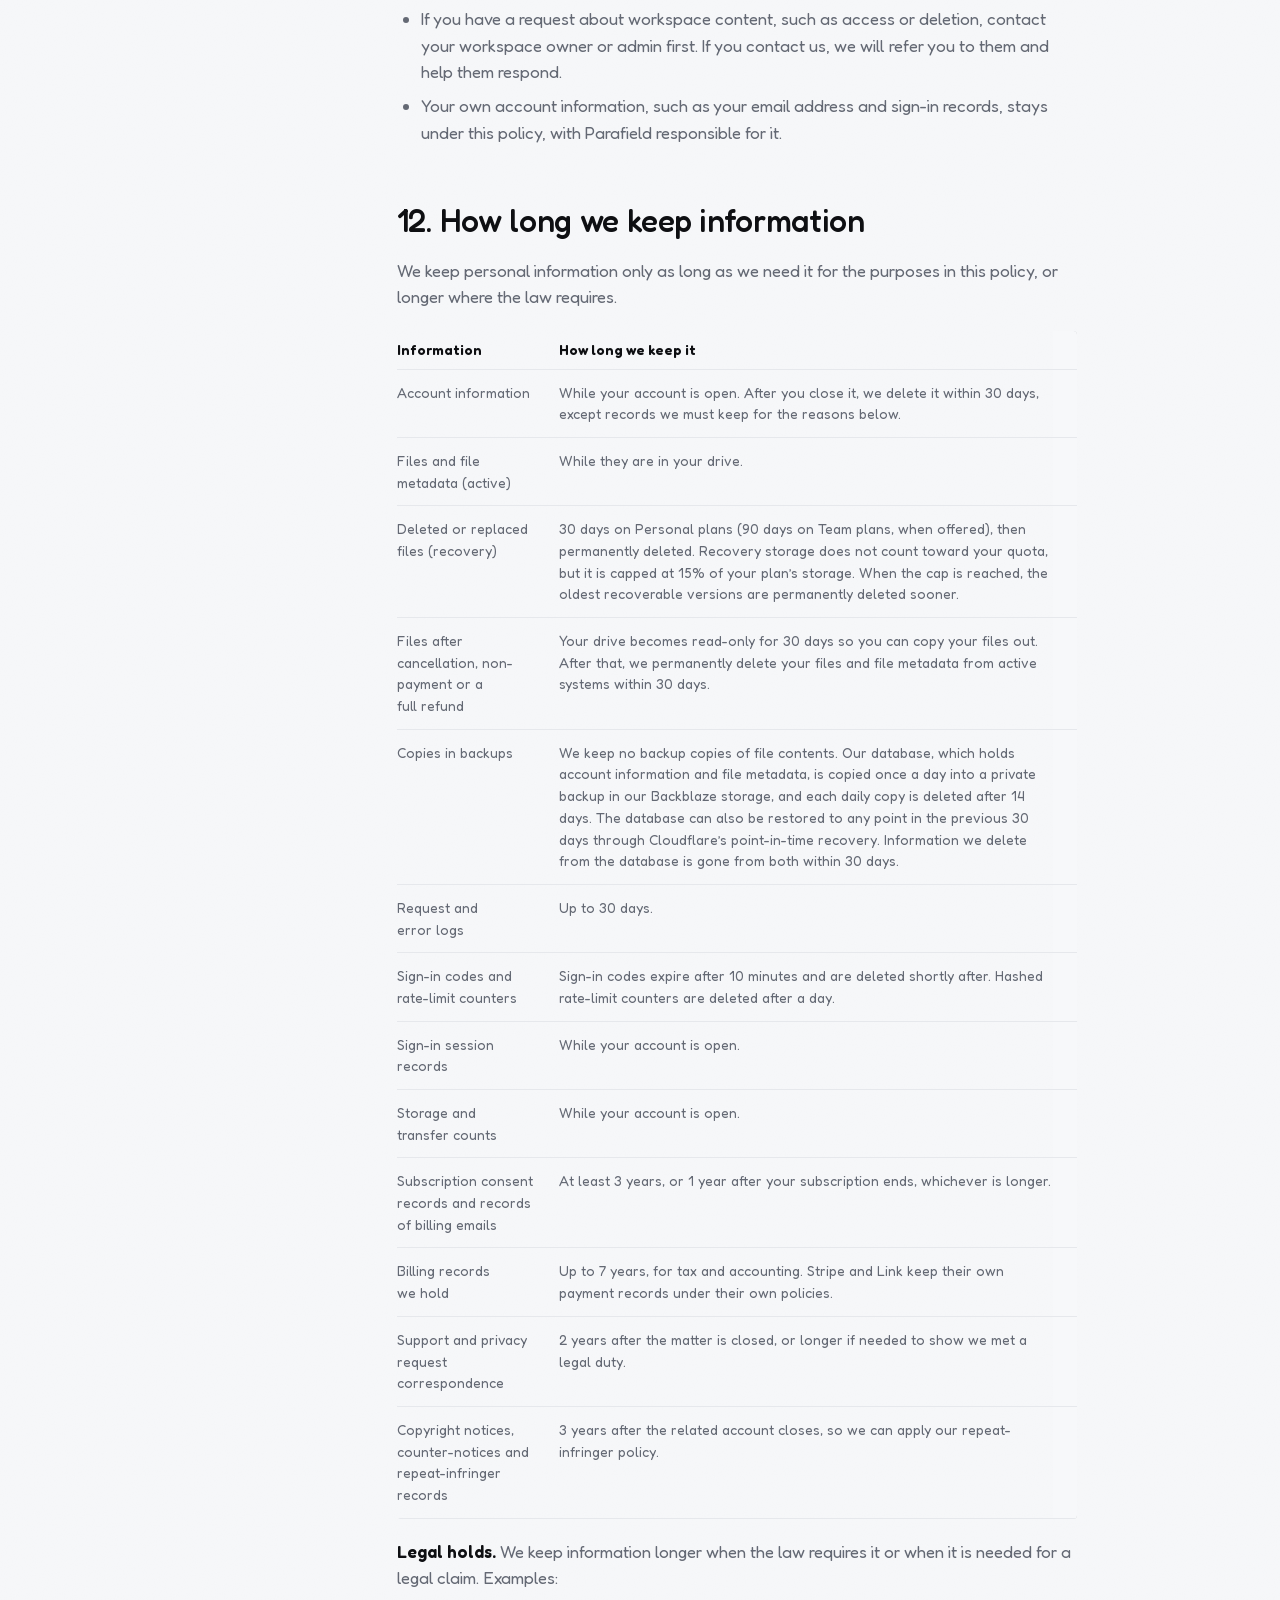
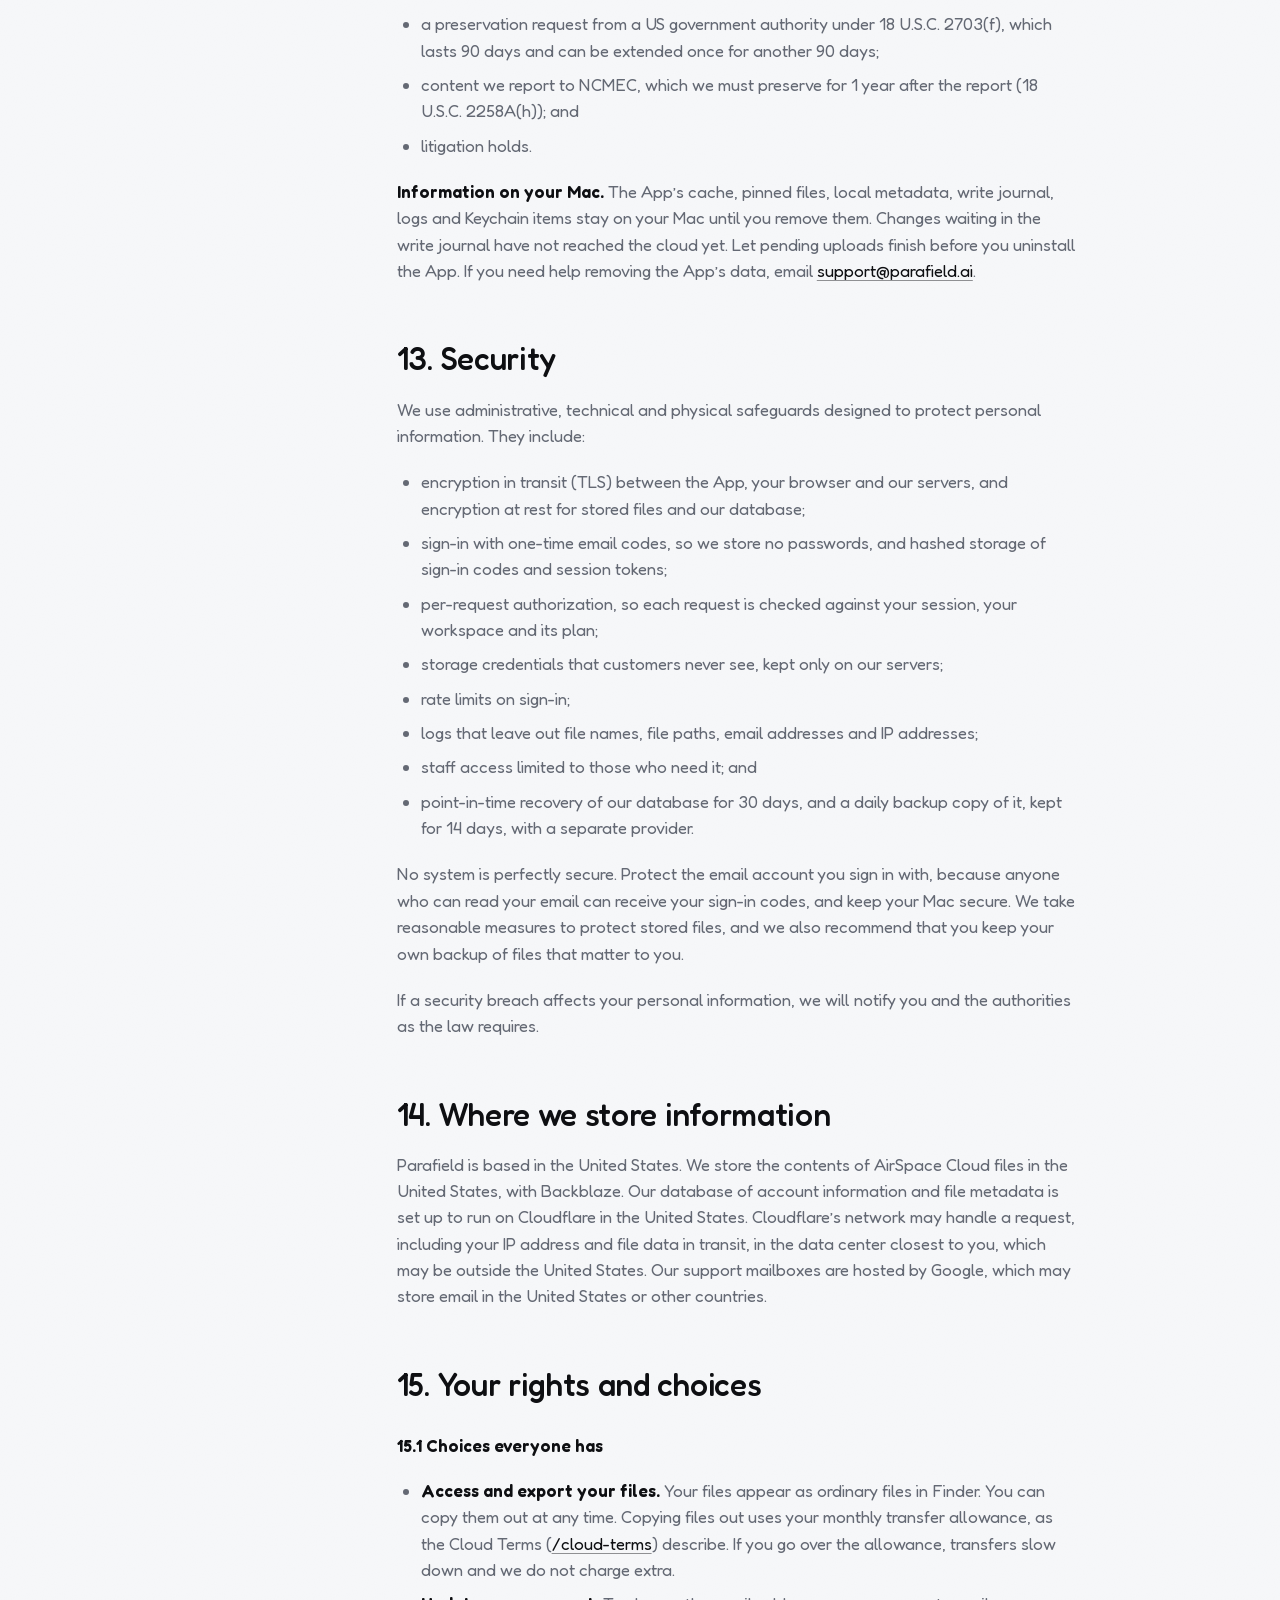
<file: site/privacy.html>
<!doctype html>
<html lang="en">
<head>
  <meta charset="utf-8">
  <meta name="viewport" content="width=device-width, initial-scale=1">
  <title>AirSpace Privacy Policy · AirSpace</title>
  <meta name="description" content="What we collect, why, who processes it and your choices.">
  <meta name="color-scheme" content="light">
  <link rel="canonical" href="https://paraair.parafield.ai/privacy">
  <meta property="og:type" content="website">
  <meta property="og:site_name" content="AirSpace">
  <meta property="og:url" content="https://paraair.parafield.ai/privacy">
  <meta property="og:title" content="AirSpace Privacy Policy">
  <meta property="og:description" content="What we collect, why, who processes it and your choices.">
  <meta property="og:image" content="https://paraair.parafield.ai/og-card.png">
  <meta property="og:image:width" content="1200">
  <meta property="og:image:height" content="630">
  <meta property="og:image:alt" content="The AirSpace paper plane and the words: Cloud storage, as a Mac drive.">
  <meta name="twitter:card" content="summary_large_image">
  <meta name="twitter:title" content="AirSpace Privacy Policy">
  <meta name="twitter:description" content="What we collect, why, who processes it and your choices.">
  <meta name="twitter:image" content="https://paraair.parafield.ai/og-card.png">
  <meta name="twitter:image:alt" content="The AirSpace paper plane and the words: Cloud storage, as a Mac drive.">
  <link rel="icon" href="glide.svg" type="image/svg+xml">
  <link rel="stylesheet" href="styles.css">
</head>
<body class="legal-page">
  <a class="skip" href="#main">Skip to content</a>
  <header class="masthead">
    <a class="brand" href="/" aria-label="AirSpace home">
      <svg class="brand-mark" viewBox="0 0 100 100" aria-hidden="true"><!-- mark --><defs><linearGradient id="bm-wingLit" gradientUnits="userSpaceOnUse" x1="93.6" y1="4" x2="6.4" y2="81.2"><stop offset="0" stop-color="#33353B"/><stop offset="1" stop-color="#0E0F12"/></linearGradient><linearGradient id="bm-keelLit" gradientUnits="userSpaceOnUse" x1="93.6" y1="4" x2="55.1" y2="96"><stop offset="0" stop-color="#D9DBDF"/><stop offset="1" stop-color="#9A9EA6"/></linearGradient><linearGradient id="bm-wing" gradientUnits="userSpaceOnUse" x1="93.6" y1="4" x2="40.2" y2="81.1"><stop offset="0" stop-color="#74787F"/><stop offset="1" stop-color="#42454C"/></linearGradient></defs><path fill="url(#bm-wingLit)" d="M89.6 9.8L40.2 81.1Q25.8 79.1 11.4 81.2Q6.4 81.2 10.1 77.9Q42.3 35.4 88.4 8.6Q93.6 4 89.6 9.8Z"/><path fill="url(#bm-keelLit)" d="M83.9 20.7L40.2 81.1Q46.5 86.5 51.9 92.8Q55.1 96 56.7 91.8Q77.4 59 83.9 20.7Z"/><path fill="url(#bm-wing)" d="M90.7 10.4Q82.9 43.9 62.9 71.9Q60.8 76.5 55.9 77.6Q47.8 78.2 40.2 81.1L89.6 9.8Q93.6 4 90.7 10.4Z"/><path fill="none" stroke="#FFFFFF" stroke-opacity="0.42" stroke-width="0.9" stroke-linecap="round" d="M90 9.2L40.2 81.1"/><path fill="none" stroke="#FFFFFF" stroke-opacity=".35" stroke-width="0.6" stroke-linecap="round" d="M10.1 77.9Q42.3 35.4 88.4 8.6"/><!-- /mark --></svg>
      <span>AirSpace</span>
    </a>
    <nav class="nav" aria-label="Primary">
      <div class="nav-group">
        <a class="nav-link" href="/pricing">Pricing</a>
        <a class="nav-link" href="https://github.com/parafieldai/ParaAir" aria-label="AirSpace source code on GitHub">
          <svg class="nav-icon" viewBox="0 0 16 16" aria-hidden="true"><path d="M8 0C3.58 0 0 3.58 0 8c0 3.54 2.29 6.53 5.47 7.59.4.07.55-.17.55-.38 0-.19-.01-.82-.01-1.49-2.01.37-2.53-.49-2.69-.94-.09-.23-.48-.94-.82-1.13-.28-.15-.68-.52-.01-.53.63-.01 1.08.58 1.23.82.72 1.21 1.87.87 2.33.66.07-.52.28-.87.51-1.07-1.78-.2-3.64-.89-3.64-3.95 0-.87.31-1.59.82-2.15-.08-.2-.36-1.02.08-2.12 0 0 .67-.21 2.2.82.64-.18 1.32-.27 2-.27.68 0 1.36.09 2 .27 1.53-1.04 2.2-.82 2.2-.82.44 1.1.16 1.92.08 2.12.51.56.82 1.27.82 2.15 0 3.07-1.87 3.75-3.65 3.95.29.25.54.73.54 1.48 0 1.07-.01 1.93-.01 2.2 0 .21.15.46.55.38A8.013 8.013 0 0 0 16 8c0-4.42-3.58-8-8-8z"/></svg>
          <span class="nav-label">GitHub</span>
        </a>
      </div>
      <a class="nav-cta" href="/#access">Download</a>
    </nav>
  </header>
  <main id="main" class="legal">
    <div class="legal-head">
      <h1>AirSpace Privacy Policy</h1>
      <p class="doc-meta">Effective November 27, 2026 · Parafield Inc. · <a href="/legal">All legal documents</a></p>
    </div>
    <div class="legal-body">
      <nav class="toc" aria-label="Contents"><details><summary>Contents</summary><ol role="list"><li><a href="#1">1. Who we are</a></li><li><a href="#2">2. The short version</a></li><li><a href="#3">3. What this policy covers</a></li><li><a href="#4">4. Two ways to use AirSpace</a></li><li><a href="#5">5. Information we collect</a></li><li><a href="#6">6. How we use information</a></li><li><a href="#7">7. What we do not do</a></li><li><a href="#8">8. When we look at file contents</a></li><li><a href="#9">9. How we share information</a></li><li><a href="#10">10. Service providers</a></li><li><a href="#11">11. Team workspaces</a></li><li><a href="#12">12. How long we keep information</a></li><li><a href="#13">13. Security</a></li><li><a href="#14">14. Where we store information</a></li><li><a href="#15">15. Your rights and choices</a></li><li><a href="#16">16. Additional information for California and other US states</a></li><li><a href="#17">17. Do Not Track and Global Privacy Control</a></li><li><a href="#18">18. Children</a></li><li><a href="#19">19. AirSpace Cloud beta</a></li><li><a href="#20">20. Changes to this policy</a></li><li><a href="#21">21. How to contact us</a></li></ol></details></nav>
      <article class="doc">
        <h2 id="1"><a class="anchor" href="#1">1. Who we are</a></h2>
        <p>AirSpace is offered by Parafield Inc. (“Parafield”, “we”, “us” or “our”), a Delaware corporation.</p>
        <ul><li>Postal address: 18333 Bothell Way NE, Apt 330, Bothell, WA 98011, United States</li><li>Email: <a href="mailto:contact@parafield.ai">contact@parafield.ai</a></li></ul>
        <p>For your account information and for AirSpace Cloud Personal accounts, including the files you store, Parafield is the “business” or “controller” responsible for your personal information. We use the files you store only to provide the service.</p>
        <p>Team workspaces are not available yet. When we offer them, the organization that owns a Team workspace will be responsible for the files and other content in it, and Parafield will act as its service provider or processor (see Section 11).</p>
        <h2 id="2"><a class="anchor" href="#2">2. The short version</a></h2>
        <ul><li><strong>If you use ParaAir with your own storage, your files never reach us.</strong> The App talks directly from your Mac to your storage provider. We do not receive your files, file names or storage credentials.</li><li><strong>If you use ParaAir Cloud, we store your files</strong> so we can give them back to you. We use them only to provide the service.</li><li><strong>The App sends us no analytics or telemetry.</strong></li><li><strong>We do not sell your personal information.</strong> We do not share it for cross-context behavioral advertising. We do not show ads.</li><li><strong>We do not scan your files, and we do not use them to train AI models.</strong></li><li><strong>We do not routinely look at your files.</strong> Section 8 explains the limited cases where a person may access them.</li><li><strong>Payments are handled by Link, Stripe’s reseller,</strong> which is the merchant of record for AirSpace Cloud. We never receive your full card number.</li><li><strong>The ParaAir website uses no cookies</strong> and loads no third-party scripts.</li><li>You can access, export, correct and delete your information. Sections 15 and 16 explain how.</li></ul>
        <h2 id="3"><a class="anchor" href="#3">3. What this policy covers</a></h2>
        <p>This policy covers:</p>
        <ol><li>the AirSpace website at <a href="https://paraair.parafield.ai" rel="noopener">https://paraair.parafield.ai</a> and any domain that replaces it (the “Site”);</li><li>the AirSpace macOS app, command-line tool and file system extension (together, the “App”); and</li><li>AirSpace Cloud, our managed storage subscription, including free beta access we give some people by invitation (“AirSpace Cloud”).</li></ol>
        <p>Together these are the “Services”. AirSpace Cloud is offered only to people and businesses in the United States. The AirSpace Terms of Service (<a href="/terms">/terms</a>) and the AirSpace Cloud Service Terms (<a href="/cloud-terms">/cloud-terms</a>) (the “Cloud Terms”) also apply to your use of the Services.</p>
        <p>This policy does not cover:</p>
        <ul><li>Parafield’s other products and websites, such as parafield.ai, Parafield AI and Genesis;</li><li>your own storage provider (for example, a cloud storage service you rent or your own server) when you connect it to AirSpace. Its privacy policy and your contract with it apply;</li><li>Stripe and Link, which handle payments under their own privacy policies (see Section 9.2);</li><li>how Apple, GitHub or any other service you use to get or run the App handles information for its own purposes; and</li><li>modified builds of the App made by others. The App’s source code is open source under the Apache License 2.0. If you run a build that someone else modified, this policy covers only the information that reaches Parafield’s own systems.</li></ul>
        <h2 id="4"><a class="anchor" href="#4">4. Two ways to use AirSpace</a></h2>
        <p>How we handle your information depends on how you use AirSpace.</p>
        <h3 id="4.1"><a class="anchor" href="#4.1">4.1 With your own storage (free)</a></h3>
        <p>You can connect AirSpace to storage you already have. In this mode:</p>
        <ul><li>Your files, file names, folder structure and file metadata go directly between your Mac and your storage provider. They do not pass through Parafield’s servers.</li><li>Sign-in to your storage provider happens in your browser or in the App. Any access keys or sign-in tokens are stored in your Mac’s Keychain. We do not receive them.</li><li>The App keeps a local metadata database, a cache of file pieces, any files you pin for offline use and a journal of changes waiting to upload. All of these stay on your Mac. The App also saves backup copies of the drive’s metadata database in your own storage, so you can recover the drive.</li><li>The App does not send us analytics, usage data or crash reports.</li><li>The App checks for updates once a day by downloading a small file from the Site, and it downloads updates from GitHub. Like any web request, these requests carry your IP address and the App’s version. Cloudflare, which hosts the Site, and GitHub process them to deliver the files. We do not use them to identify or track you.</li><li>You do not need a AirSpace account.</li></ul>
        <p>Your storage provider decides how it handles your data. We have no access to your storage and cannot recover files from it for you.</p>
        <h3 id="4.2"><a class="anchor" href="#4.2">4.2 With AirSpace Cloud (paid)</a></h3>
        <p>If you subscribe to AirSpace Cloud, Parafield stores your files and the information needed to run your drive. The rest of this policy mainly describes AirSpace Cloud.</p>
        <h2 id="5"><a class="anchor" href="#5">5. Information we collect</a></h2>
        <p>We collect only what we need to run the Services. Most of it you give us directly. Some is created when you use AirSpace Cloud.</p>
        <h3 id="5.1"><a class="anchor" href="#5.1">5.1 Account information</a></h3>
        <ul><li>Your email address. It is also how you sign in.</li><li>Sign-in records. We sign you in with one-time codes sent to your email, so we do not store passwords. We keep only a hashed copy of each code, and codes expire after 10 minutes. After you sign in, the App keeps its sign-in tokens in your Mac’s Keychain. Our servers keep only hashed copies of them. For each signed-in session, we record when it started, when it was last used, when it expires and whether it was ended.</li><li>Your workspaces and drives: their names, your role and your plan.</li></ul>
        <h3 id="5.2"><a class="anchor" href="#5.2">5.2 Workspace and team information</a></h3>
        <p>Team workspaces are not available yet. When we offer them, we will keep:</p>
        <ul><li>the workspace name and settings;</li><li>the email addresses and roles (owner, admin, member or viewer) of members and invited people; and</li><li>invitations and when they were accepted.</li></ul>
        <p>If someone invites you to AirSpace Cloud or to a workspace, we receive your email address from them.</p>
        <h3 id="5.3"><a class="anchor" href="#5.3">5.3 File contents (AirSpace Cloud only)</a></h3>
        <p>We store the files you put in your AirSpace Cloud drive, including earlier versions and recently deleted files kept for recovery. We process file contents only to store them, check their integrity, deliver them to you and anyone else with access to your workspace, and measure storage against your quota.</p>
        <p>Your files may contain personal information about you or other people, including sensitive information. We do not ask you to store sensitive information. We treat everything you store the same way: as your content, used only to provide the service.</p>
        <h3 id="5.4"><a class="anchor" href="#5.4">5.4 File metadata (AirSpace Cloud only)</a></h3>
        <p>To show your drive in Finder and keep it in sync, we keep metadata about your files. This includes drive, file and folder names, folder paths, sizes, permissions, created and modified times, checksums of file contents, version history, trash records, internal storage identifiers and which account made each change.</p>
        <p>File and folder names can themselves contain personal information. We treat them as part of your content.</p>
        <h3 id="5.5"><a class="anchor" href="#5.5">5.5 Usage and service records</a></h3>
        <p>When the App, or your browser during sign-in or checkout, talks to our servers:</p>
        <ul><li><strong>IP address.</strong> Your IP address reaches our servers with every request, as with any internet service. We use it to answer the request and, in hashed form, to count sign-in requests so we can limit abuse. Our own logs and records do not keep IP addresses, and we do not work out your location from them. Cloudflare, which runs our servers, processes IP addresses to deliver requests and block attacks.</li><li><strong>Bot check at sign-in.</strong> The AirSpace Cloud sign-in page uses Cloudflare Turnstile to tell people apart from automated sign-in attempts before we send a code. Turnstile runs in your browser and sends Cloudflare your IP address and information about your browser and device. Cloudflare uses them to make that check and, as its Turnstile privacy addendum describes, to improve its bot detection, for which Cloudflare decides how the information is used. We receive only whether the check passed.</li><li><strong>Request logs.</strong> For each request, we log the time, the kind of request, whether it succeeded, how long it took and the size of the response. Some entries also include an account, workspace or subscription identifier. Our logs never contain file names, file paths, email addresses, sign-in codes or tokens.</li><li><strong>App version.</strong> The App sends its version number with each request, so we can turn away versions too old to work safely.</li><li><strong>Storage and transfer.</strong> We count the storage you use and the data you upload and download in each allowance period, to apply your plan’s storage quota and monthly transfer allowance.</li></ul>
        <p>We use these records to run, secure and bill for the service. We do not use them to build advertising profiles.</p>
        <h3 id="5.6"><a class="anchor" href="#5.6">5.6 Diagnostics</a></h3>
        <p>The App does not send diagnostics automatically. If you contact support, you may choose to send us logs or the output of a diagnostic command. We receive only what you send. The App’s logs record file paths only in hashed form, but other diagnostic output can include file names, so check it before you send it.</p>
        <h3 id="5.7"><a class="anchor" href="#5.7">5.7 Billing information</a></h3>
        <p>AirSpace Cloud purchases are sold through Link, Stripe’s reseller, which is the merchant of record. Link and Stripe collect your payment details and billing address on their checkout page, take payment, calculate and collect sales tax, and issue receipts and invoices. Their own privacy policies apply to that information.</p>
        <p>We send Stripe your email address and identifiers for your workspace and your checkout, so your purchase is linked to your account. We receive from Stripe only what we need to manage your subscription: Stripe’s customer and subscription identifiers, your plan, billing period, added storage, price and currency, subscription status, free trial and renewal dates, and notices of failed payments, refunds and disputes. Stripe’s notices to our servers can include your name, billing address and card brand and last four digits; we do not store them. We never receive your full card number or security code.</p>
        <h3 id="5.8"><a class="anchor" href="#5.8">5.8 Subscription consent records</a></h3>
        <p>Before you start a subscription, the App shows you the price, the renewal terms and how to cancel, and asks you to agree. We keep a record of that agreement: your account and workspace, the time, the plan, billing period, added storage, price and any free trial shown, the version of the disclosure text shown, the App version, and the fact that you agreed. We also use these records to give each person only one free trial.</p>
        <p>We keep a record of each billing email we send you: which notice, the address it went to and when it was sent.</p>
        <p>Some laws require us to keep this proof. California, for example, requires it for at least 3 years, or 1 year after the subscription ends if longer (Cal. Bus. &amp; Prof. Code 17602).</p>
        <h3 id="5.9"><a class="anchor" href="#5.9">5.9 Communications</a></h3>
        <p>We keep messages you send us, such as support requests, feedback, privacy requests, copyright notices and counter-notices, abuse reports and legal correspondence, along with our replies.</p>
        <h3 id="5.10"><a class="anchor" href="#5.10">5.10 Information from other sources</a></h3>
        <ul><li><strong>People who invite you</strong> to AirSpace Cloud or, when Team workspaces are offered, to a workspace give us your email address.</li><li><strong>Stripe and Link</strong> send us subscription and payment status (Section 5.7).</li><li><strong>People who report content</strong> may send us information about you in a copyright notice, abuse report or other complaint.</li><li><strong>Government authorities</strong> may send us legal process that includes information about you.</li></ul>
        <h3 id="5.11"><a class="anchor" href="#5.11">5.11 Cookies and similar technologies</a></h3>
        <p>The Site uses no cookies. It does not load scripts, fonts or images from other websites, and it has no analytics or advertising tools. Our hosting provider, Cloudflare, processes IP addresses and request details to deliver the Site and protect it from attacks.</p>
        <p>AirSpace Cloud’s sign-in pages set one strictly necessary cookie that ties the page to your sign-in request. It expires after 15 minutes. Your account page (<a href="https://cloud.parafield.ai/account" rel="noopener">https://cloud.parafield.ai/account</a>) sets one more strictly necessary cookie that keeps you signed in there; it ends when you sign out, and after 12 hours at most. The App stores its sign-in tokens in your Mac’s Keychain, not in cookies.</p>
        <p>Stripe’s checkout page, the billing account page and link.com are run by Stripe and Link, which use their own cookies under their own policies.</p>
        <h2 id="6"><a class="anchor" href="#6">6. How we use information</a></h2>
        <p>We use personal information only for the purposes below.</p>
        <div class="table-scroll" tabindex="0" role="region" aria-label="Table: Purpose / Information used"><table><thead><tr><th scope="col">Purpose</th><th scope="col">Information used</th></tr></thead><tbody><tr><td>Provide AirSpace Cloud: store, sync and stream your files, keep versions and recently deleted files, and apply your storage quota and transfer allowance</td><td>Account information, file contents, file metadata, storage and transfer counts</td></tr><tr><td>Create and secure your account, sign you in and limit abusive sign-in attempts</td><td>Account information, sign-in records, hashed IP addresses</td></tr><tr><td>Run Team workspaces, roles and invitations, when we offer them</td><td>Workspace and account information</td></tr><tr><td>Manage subscriptions, free trials, renewals, reminders, cancellations, refunds and disputes, and keep consent records</td><td>Account information, billing information from Stripe, consent records</td></tr><tr><td>Send service messages, such as sign-in codes, billing notices, renewal reminders and changes to our terms</td><td>Email address, account and billing information</td></tr><tr><td>Provide support and respond to requests</td><td>Account information, communications and, with your permission, relevant file metadata</td></tr><tr><td>Prevent abuse, fraud and security incidents; enforce our Terms and Acceptable Use Policy (<a href="/acceptable-use">/acceptable-use</a>); handle copyright notices and apply our repeat-infringer policy</td><td>Account information, usage and security records; file contents and metadata only as Section 8 describes</td></tr><tr><td>Comply with law, such as tax and accounting rules, sanctions laws, child-safety reporting and valid legal process</td><td>Account, billing and usage records; file contents only where the law requires</td></tr><tr><td>Keep the service reliable and improve it, using service metrics and aggregated statistics (not file contents)</td><td>Usage records and logs</td></tr></tbody></table></div>
        <p><strong>Marketing email.</strong> We do not send marketing email. If we ever do, every marketing email will have an unsubscribe link, and unsubscribing will not stop service messages.</p>
        <p><strong>Automated decisions.</strong> We use automated checks to limit sign-in attempts and other abusive traffic, and to reduce transfer speed after you use your monthly transfer allowance. These checks do not make decisions about you based on your personal characteristics. If an automated check blocks you and you think it is wrong, contact us and a person will review it.</p>
        <h2 id="7"><a class="anchor" href="#7">7. What we do not do</a></h2>
        <ul><li><strong>We do not sell personal information.</strong> We do not exchange it for money or anything else of value.</li><li><strong>We do not “share” personal information for cross-context behavioral advertising,</strong> as California law defines that term. We do not use advertising networks or show ads.</li><li><strong>We do not use your files or file metadata to train artificial intelligence or machine-learning models,</strong> and we do not give them to anyone else for that purpose.</li><li><strong>We do not scan your files.</strong> Section 8 explains.</li><li><strong>We do not analyze your files to profile you,</strong> to infer your characteristics, or for any purpose other than providing the service and the limited cases in Section 8.</li><li><strong>We do not collect telemetry from the App.</strong></li><li><strong>We do not access your own storage</strong> when you use AirSpace with your own storage.</li></ul>
        <h2 id="8"><a class="anchor" href="#8">8. When we look at file contents</a></h2>
        <p>AirSpace Cloud is not end-to-end encrypted. Your files are encrypted in transit and at rest, but the service can read them, because it has to deliver them back to you.</p>
        <p>Our systems process file contents only to store them, compute checksums that verify their integrity, deliver them and measure storage. We do not scan, open or view the contents of your files, and we do not compare them against lists of known material (hash matching). If we ever start any kind of scanning, we will update this policy before it begins.</p>
        <p>A Parafield staff member may access file contents or detailed file metadata only when:</p>
        <ol><li>you ask us to, for example in a support request, and give us permission;</li><li>it is needed to investigate a specific report of illegal content, a copyright notice, a violation of our Acceptable Use Policy, or a security incident;</li><li>it is needed to protect someone from an emergency involving danger of death or serious physical injury; or</li><li>the law requires it.</li></ol>
        <p>Only staff who need access for one of these reasons may have it.</p>
        <h2 id="9"><a class="anchor" href="#9">9. How we share information</a></h2>
        <p>We share personal information only as described here.</p>
        <h3 id="9.1"><a class="anchor" href="#9.1">9.1 Service providers</a></h3>
        <p>We use other companies to host and run the Services. They process personal information for us to provide the Services, under terms that limit their use of it. Section 10 lists them, including the ones that act on their own behalf.</p>
        <h3 id="9.2"><a class="anchor" href="#9.2">9.2 Stripe and Link</a></h3>
        <p>Link, Stripe’s reseller, sells AirSpace Cloud subscriptions to you as merchant of record. Stripe and Link take payment, calculate and collect sales tax, issue receipts and invoices, and handle payment and transaction support. We share your email address and your workspace and checkout identifiers with Stripe so it can link your purchase to your account. Stripe and Link handle your payment details as independent controllers under their own privacy policies: Link’s at <a href="https://link.com/privacy" rel="noopener">https://link.com/privacy</a> and Stripe’s at <a href="https://stripe.com/privacy" rel="noopener">https://stripe.com/privacy</a>. We share this information only to complete your purchase. It is not a sale or sharing of personal information.</p>
        <h3 id="9.3"><a class="anchor" href="#9.3">9.3 Within your Team workspace</a></h3>
        <p>Team workspaces are not available yet. When we offer them, the workspace owner and admins will be able to see members’ email addresses and roles, and they will control the workspace’s content. Other members will be able to see and use files in the workspace according to their roles. Section 11 explains more.</p>
        <h3 id="9.4"><a class="anchor" href="#9.4">9.4 Sharing features</a></h3>
        <p>AirSpace Cloud has no file-sharing or share-link features. Your files are available through the service only to accounts that belong to your workspace. If we add sharing features, we will update this section before they launch.</p>
        <h3 id="9.5"><a class="anchor" href="#9.5">9.5 Copyright notices and other complaints</a></h3>
        <p>If we receive a copyright notice under the Digital Millennium Copyright Act about content in your account, we may send you a copy of the notice, which can include the sender’s name and contact details. If you send a counter-notice, we must send a copy to the person who sent the original notice (17 U.S.C. 512(g)). A counter-notice includes your name, address and phone number. Our Copyright and DMCA Policy (<a href="/copyright">/copyright</a>) explains the process.</p>
        <h3 id="9.6"><a class="anchor" href="#9.6">9.6 Child safety reports</a></h3>
        <p>If we obtain actual knowledge of apparent child sexual abuse material, or of facts or circumstances indicating child sex trafficking or enticement, we report it to the National Center for Missing &amp; Exploited Children (NCMEC) CyberTipline, as 18 U.S.C. 2258A requires. A report can include account information and the content involved. NCMEC may share reports with law enforcement. We preserve the reported content for 1 year after the report, as the law requires, and we close the accounts involved.</p>
        <h3 id="9.7"><a class="anchor" href="#9.7">9.7 Law enforcement and legal process</a></h3>
        <p>We disclose information to government authorities only when the law requires or allows it. US law, including the Stored Communications Act, limits what we can disclose:</p>
        <ul><li>basic subscriber information generally requires a subpoena;</li><li>other non-content records generally require a court order under 18 U.S.C. 2703(d); and</li><li>file contents: we require a search warrant. We do this as a matter of policy, even though the statute allows some requests for stored contents by subpoena or court order with notice to you (18 U.S.C. 2703(b)).</li></ul>
        <p>We may disclose information without legal process in an emergency involving danger of death or serious physical injury (18 U.S.C. 2702(b)(8) and (c)(4)). We review each request and may challenge requests that are unclear, overbroad or unlawful. Authorities outside the United States must use a mutual legal assistance treaty or another process available under US law, such as an agreement under the CLOUD Act. When we receive a preservation request under 18 U.S.C. 2703(f), we preserve the records it names for 90 days, and for another 90 days if the request is renewed. We disclose preserved records only under the legal process described above.</p>
        <p>We will notify you before disclosing your information unless the law or a court order prohibits it, or notice would create a risk of harm or be pointless in an emergency. The AirSpace Law Enforcement Guidelines (<a href="/law-enforcement">/law-enforcement</a>) explain more.</p>
        <h3 id="9.8"><a class="anchor" href="#9.8">9.8 Protecting rights and safety</a></h3>
        <p>We may disclose information when we believe in good faith that it is necessary to enforce our Terms, investigate fraud or security incidents, or protect the rights, property or safety of our users, Parafield or others, as the law permits.</p>
        <h3 id="9.9"><a class="anchor" href="#9.9">9.9 Business transfers</a></h3>
        <p>If Parafield is involved in a merger, acquisition, financing, reorganization or sale of assets, personal information may be transferred as part of that deal. The new owner must keep honoring this policy for the information it receives, or give you notice and a choice where the law requires.</p>
        <h3 id="9.10"><a class="anchor" href="#9.10">9.10 With your consent</a></h3>
        <p>We share information in other ways only if you ask us to or agree.</p>
        <h3 id="9.11"><a class="anchor" href="#9.11">9.11 Aggregated and de-identified information</a></h3>
        <p>We may publish or share statistics that do not identify you, such as total storage used across the service. We keep de-identified information in a form that cannot reasonably be linked to you, we do not try to re-identify it, and we require anyone we share it with to do the same.</p>
        <h2 id="10"><a class="anchor" href="#10">10. Service providers</a></h2>
        <p>These are the companies that process personal information for AirSpace:</p>
        <div class="table-scroll" tabindex="0" role="region" aria-label="Table: Provider / What it does for AirSpace / Location"><table><thead><tr><th scope="col">Provider</th><th scope="col">What it does for AirSpace</th><th scope="col">Location</th></tr></thead><tbody><tr><td>Cloudflare, Inc.</td><td>Hosts the Site and our servers (Workers), runs our database of account information and file metadata (D1), provides networking and attack protection, and runs the sign-in bot check (Turnstile)</td><td>United States; its network handles requests in data centers around the world</td></tr><tr><td>Amazon Web Services, Inc.</td><td>Sends sign-in, account and billing emails from <a href="mailto:no-reply@parafield.ai">no-reply@parafield.ai</a> (Amazon Simple Email Service)</td><td>United States</td></tr><tr><td>Backblaze, Inc.</td><td>Stores the contents of files in AirSpace Cloud, and the daily backup copies of our database (B2 Cloud Storage)</td><td>United States</td></tr><tr><td>Google LLC</td><td>Hosts our support and contact mailboxes (Google Workspace)</td><td>United States and other countries where Google stores data</td></tr><tr><td>GitHub, Inc.</td><td>Hosts App downloads, updates and release notes</td><td>United States</td></tr><tr><td>Stripe and Link, Stripe’s reseller</td><td>Sells AirSpace Cloud subscriptions as merchant of record and processes payments</td><td>United States</td></tr></tbody></table></div>
        <p>Stripe and Link process your payment information as independent controllers, not as our service providers (Section 9.2). When you download the App from GitHub, GitHub also handles your visit under its own privacy statement. We list them here for transparency.</p>
        <p>We update this list before a new provider starts processing personal information for us.</p>
        <h2 id="11"><a class="anchor" href="#11">11. Team workspaces</a></h2>
        <p>Team workspaces are planned but not yet available. When we offer them, a Team workspace will belong to the organization or person that owns it (the “Team customer”). For content in the workspace, the Team customer will be the controller and Parafield will be its processor or service provider. We will process workspace content only to provide the service, under a data processing agreement that we will offer with business plans.</p>
        <p>This means:</p>
        <ul><li>Owners and admins will be able to add and remove members, change roles, and access, move, export or delete any content in the workspace, including content you added.</li><li>If you leave a workspace or are removed, the content you added stays in the workspace. You lose access to it.</li><li>If you have a request about workspace content, such as access or deletion, contact your workspace owner or admin first. If you contact us, we will refer you to them and help them respond.</li><li>Your own account information, such as your email address and sign-in records, stays under this policy, with Parafield responsible for it.</li></ul>
        <h2 id="12"><a class="anchor" href="#12">12. How long we keep information</a></h2>
        <p>We keep personal information only as long as we need it for the purposes in this policy, or longer where the law requires.</p>
        <div class="table-scroll" tabindex="0" role="region" aria-label="Table: Information / How long we keep it"><table><thead><tr><th scope="col">Information</th><th scope="col">How long we keep it</th></tr></thead><tbody><tr><td>Account information</td><td>While your account is open. After you close it, we delete it within 30 days, except records we must keep for the reasons below.</td></tr><tr><td>Files and file metadata (active)</td><td>While they are in your drive.</td></tr><tr><td>Deleted or replaced files (recovery)</td><td>30 days on Personal plans (90 days on Team plans, when offered), then permanently deleted. Recovery storage does not count toward your quota, but it is capped at 15% of your plan’s storage. When the cap is reached, the oldest recoverable versions are permanently deleted sooner.</td></tr><tr><td>Files after cancellation, non-payment or a full refund</td><td>Your drive becomes read-only for 30 days so you can copy your files out. After that, we permanently delete your files and file metadata from active systems within 30 days.</td></tr><tr><td>Copies in backups</td><td>We keep no backup copies of file contents. Our database, which holds account information and file metadata, is copied once a day into a private backup in our Backblaze storage, and each daily copy is deleted after 14 days. The database can also be restored to any point in the previous 30 days through Cloudflare’s point-in-time recovery. Information we delete from the database is gone from both within 30 days.</td></tr><tr><td>Request and error logs</td><td>Up to 30 days.</td></tr><tr><td>Sign-in codes and rate-limit counters</td><td>Sign-in codes expire after 10 minutes and are deleted shortly after. Hashed rate-limit counters are deleted after a day.</td></tr><tr><td>Sign-in session records</td><td>While your account is open.</td></tr><tr><td>Storage and transfer counts</td><td>While your account is open.</td></tr><tr><td>Subscription consent records and records of billing emails</td><td>At least 3 years, or 1 year after your subscription ends, whichever is longer.</td></tr><tr><td>Billing records we hold</td><td>Up to 7 years, for tax and accounting. Stripe and Link keep their own payment records under their own policies.</td></tr><tr><td>Support and privacy request correspondence</td><td>2 years after the matter is closed, or longer if needed to show we met a legal duty.</td></tr><tr><td>Copyright notices, counter-notices and repeat-infringer records</td><td>3 years after the related account closes, so we can apply our repeat-infringer policy.</td></tr></tbody></table></div>
        <p><strong>Legal holds.</strong> We keep information longer when the law requires it or when it is needed for a legal claim. Examples:</p>
        <ul><li>a preservation request from a US government authority under 18 U.S.C. 2703(f), which lasts 90 days and can be extended once for another 90 days;</li><li>content we report to NCMEC, which we must preserve for 1 year after the report (18 U.S.C. 2258A(h)); and</li><li>litigation holds.</li></ul>
        <p><strong>Information on your Mac.</strong> The App’s cache, pinned files, local metadata, write journal, logs and Keychain items stay on your Mac until you remove them. Changes waiting in the write journal have not reached the cloud yet. Let pending uploads finish before you uninstall the App. If you need help removing the App’s data, email <a href="mailto:support@parafield.ai">support@parafield.ai</a>.</p>
        <h2 id="13"><a class="anchor" href="#13">13. Security</a></h2>
        <p>We use administrative, technical and physical safeguards designed to protect personal information. They include:</p>
        <ul><li>encryption in transit (TLS) between the App, your browser and our servers, and encryption at rest for stored files and our database;</li><li>sign-in with one-time email codes, so we store no passwords, and hashed storage of sign-in codes and session tokens;</li><li>per-request authorization, so each request is checked against your session, your workspace and its plan;</li><li>storage credentials that customers never see, kept only on our servers;</li><li>rate limits on sign-in;</li><li>logs that leave out file names, file paths, email addresses and IP addresses;</li><li>staff access limited to those who need it; and</li><li>point-in-time recovery of our database for 30 days, and a daily backup copy of it, kept for 14 days, with a separate provider.</li></ul>
        <p>No system is perfectly secure. Protect the email account you sign in with, because anyone who can read your email can receive your sign-in codes, and keep your Mac secure. We take reasonable measures to protect stored files, and we also recommend that you keep your own backup of files that matter to you.</p>
        <p>If a security breach affects your personal information, we will notify you and the authorities as the law requires.</p>
        <h2 id="14"><a class="anchor" href="#14">14. Where we store information</a></h2>
        <p>Parafield is based in the United States. We store the contents of AirSpace Cloud files in the United States, with Backblaze. Our database of account information and file metadata is set up to run on Cloudflare in the United States. Cloudflare’s network may handle a request, including your IP address and file data in transit, in the data center closest to you, which may be outside the United States. Our support mailboxes are hosted by Google, which may store email in the United States or other countries.</p>
        <h2 id="15"><a class="anchor" href="#15">15. Your rights and choices</a></h2>
        <h3 id="15.1"><a class="anchor" href="#15.1">15.1 Choices everyone has</a></h3>
        <ul><li><strong>Access and export your files.</strong> Your files appear as ordinary files in Finder. You can copy them out at any time. Copying files out uses your monthly transfer allowance, as the Cloud Terms (<a href="/cloud-terms">/cloud-terms</a>) describe. If you go over the allowance, transfers slow down and we do not charge extra.</li><li><strong>Update your account.</strong> To change the email address on your account, email <a href="mailto:support@parafield.ai">support@parafield.ai</a> from your current address.</li><li><strong>Sign out.</strong> Signing out of the App ends that session on our servers.</li><li><strong>Delete files.</strong> Deleted files stay recoverable for the recovery period (Section 12), then are permanently deleted.</li><li><strong>Close your account.</strong> Email <a href="mailto:support@parafield.ai">support@parafield.ai</a> from the email address on your account. Cancel any paid plan first, so it does not renew. The AirSpace Cloud Subscription, Cancellation and Refund Policy (<a href="/subscription-policy">/subscription-policy</a>) explains how.</li><li><strong>Marketing email.</strong> We do not send any (Section 6).</li><li><strong>Ask for a copy, correction or deletion of your personal information.</strong> See Section 15.2.</li></ul>
        <h3 id="15.2"><a class="anchor" href="#15.2">15.2 How to make a request</a></h3>
        <ul><li>Email <a href="mailto:contact@parafield.ai">contact@parafield.ai</a> with the subject “Privacy request”.</li><li>We will verify your identity by confirming the request from the email address on your account. If we cannot verify you that way, we may ask for more information. We will not ask for more than we need.</li><li>You can use an authorized agent. We may ask the agent for proof of your signed permission and may ask you to confirm your identity directly with us.</li><li>We will respond within 45 days. If we need more time, we will tell you why, and we may take up to 45 more days.</li><li>If we deny your request, we will explain why. You can appeal by replying to our decision with the word “Appeal”. Where possible, a person who did not make the first decision will review it, and we will answer within 45 days. If you are still not satisfied, you can contact your state attorney general.</li><li>We will not discriminate against you for using your privacy rights.</li></ul>
        <h2 id="16"><a class="anchor" href="#16">16. Additional information for California and other US states</a></h2>
        <h3 id="16.1"><a class="anchor" href="#16.1">16.1 Whether these laws apply</a></h3>
        <p>Some US state privacy laws, such as the California Consumer Privacy Act, apply only to businesses above certain size thresholds and may not apply to Parafield. We give the rights below to everyone in the United States who uses AirSpace, whether or not a law requires it.</p>
        <h3 id="16.2"><a class="anchor" href="#16.2">16.2 Your rights</a></h3>
        <p>You have the right to:</p>
        <ul><li>know what personal information we collect, use and disclose, and get a copy in a portable format;</li><li>correct inaccurate personal information;</li><li>delete personal information, subject to legal exceptions;</li><li>opt out of the sale or sharing of personal information, or of targeted advertising and certain profiling (we do none of these); and</li><li>limit the use of sensitive personal information (we use it only as needed to provide the service, which the law permits without an opt-out).</li></ul>
        <p>Section 15.2 explains how to exercise these rights.</p>
        <h3 id="16.3"><a class="anchor" href="#16.3">16.3 Notice at collection: categories of personal information</a></h3>
        <p>The table shows the categories of personal information, as defined in Cal. Civ. Code 1798.140, that we collect, and may have collected in the 12 months before this policy’s effective date, and to whom we disclose each one for a business purpose.</p>
        <div class="table-scroll" tabindex="0" role="region" aria-label="Table: Category / Examples / Collected? / Disclosed for a business purpose to"><table><thead><tr><th scope="col">Category</th><th scope="col">Examples</th><th scope="col">Collected?</th><th scope="col">Disclosed for a business purpose to</th></tr></thead><tbody><tr><td>Identifiers</td><td>Email address, account and workspace IDs, IP address</td><td>Yes</td><td>Cloudflare; Amazon Web Services (email address, to send email); Stripe and Link (email address and IDs); Backblaze (workspace IDs; email addresses and account IDs in database backups, which hold no IP addresses); Google (support email)</td></tr><tr><td>Customer records (Cal. Civ. Code 1798.80(e))</td><td>Name, postal address and phone number, only if you put them in a message to us, such as a copyright counter-notice</td><td>Only if you send them</td><td>Google (support email)</td></tr><tr><td>Protected classification characteristics</td><td></td><td>No</td><td></td></tr><tr><td>Commercial information</td><td>Plan, subscription status and history, free trials, payments, refunds and disputes</td><td>Yes</td><td>Cloudflare; Amazon Web Services (in billing emails); Stripe and Link; Backblaze (in database backups); Google (support email)</td></tr><tr><td>Biometric information</td><td></td><td>No</td><td></td></tr><tr><td>Internet or other electronic network activity</td><td>Request logs, sign-in records, storage and transfer counts</td><td>Yes</td><td>Cloudflare; Backblaze (sign-in records and counts, in database backups)</td></tr><tr><td>Geolocation data</td><td></td><td>No</td><td></td></tr><tr><td>Audio, electronic, visual or similar information</td><td>The contents of files you store in AirSpace Cloud</td><td>Yes, only as content you store</td><td>Backblaze; Cloudflare (in transit)</td></tr><tr><td>Professional or employment-related information</td><td>Only what you include, such as an organization’s name used as a workspace name</td><td>Only if you provide it</td><td>Cloudflare; Backblaze (in database backups)</td></tr><tr><td>Education information</td><td></td><td>No</td><td></td></tr><tr><td>Inferences used to profile you</td><td></td><td>No</td><td></td></tr><tr><td>Sensitive personal information</td><td>Account sign-in credentials (hashed sign-in codes and session tokens); any sensitive information inside files you store</td><td>Yes</td><td>Cloudflare; Backblaze</td></tr></tbody></table></div>
        <ul><li><strong>Sources:</strong> you, your devices and the App, people who invite you, Stripe and Link, and people who send us notices or reports (Section 5.10).</li><li><strong>Purposes:</strong> the purposes in Section 6.</li><li><strong>Sale and sharing:</strong> we do not sell or share personal information, and have not done so. We have no actual knowledge of selling or sharing personal information of consumers under 16.</li><li><strong>Sensitive personal information:</strong> we use it only to provide the service you asked for, to keep the service secure, and for other purposes the law permits. We do not use it to infer characteristics about you.</li><li><strong>Retention:</strong> see Section 12.</li><li><strong>De-identified information:</strong> see Section 9.11.</li></ul>
        <h3 id="16.4"><a class="anchor" href="#16.4">16.4 Other California notices</a></h3>
        <ul><li><strong>Shine the Light (Cal. Civ. Code 1798.83).</strong> We do not disclose personal information to third parties for their own direct marketing.</li><li><strong>Financial incentives.</strong> We do not offer financial incentives in exchange for personal information.</li></ul>
        <h2 id="17"><a class="anchor" href="#17">17. Do Not Track and Global Privacy Control</a></h2>
        <p>The Services do not track you over time or across other companies’ websites. We do not allow other companies to collect personal information about your online activities over time and across websites through our Site or App. Because there is no cross-site tracking to turn off, we do not change how the Services work when your browser sends a Do Not Track signal.</p>
        <p>We do not sell or share personal information, so a Global Privacy Control signal does not change how we handle your information. If we ever start an activity that a Global Privacy Control signal can opt you out of, we will honor the signal as a valid opt-out request.</p>
        <h2 id="18"><a class="anchor" href="#18">18. Children</a></h2>
        <p>The Services are not directed to children. You must be at least 13 years old to use AirSpace. If you are under 18, a parent or guardian must agree to the Terms for you. Only an adult, or a parent or guardian buying for a minor, can buy a paid plan.</p>
        <p>We do not knowingly collect personal information from children under 13. If we learn that we have, we will delete it and close the account. If you believe a child under 13 has given us personal information, contact us (Section 21).</p>
        <p>This section is separate from our child-safety reporting duties in Section 9.6.</p>
        <h2 id="19"><a class="anchor" href="#19">19. AirSpace Cloud beta</a></h2>
        <p>Some people use AirSpace Cloud through a beta invitation. For them:</p>
        <ul><li>If you asked us for an invitation or received one, we keep your email address so we can invite you. You can ask us to remove it at any time.</li><li>We may ask for feedback. Giving feedback is optional. We use it to improve AirSpace.</li><li>This policy applies in full to beta users and their files.</li><li>If we end the beta, we give the notice described in the Cloud Terms (Section 4.6, or Section 17 if we stop offering AirSpace Cloud).</li></ul>
        <h2 id="20"><a class="anchor" href="#20">20. Changes to this policy</a></h2>
        <p>We may update this policy as the Services or the law change. We will post the new version here and change the effective date at the top.</p>
        <p>If we make a material change, we will email account holders at least 30 days before it takes effect, unless the law requires a change sooner. Where the law requires your consent for a change, we will ask for it. Earlier versions of this policy are available on request from <a href="mailto:contact@parafield.ai">contact@parafield.ai</a>.</p>
        <h2 id="21"><a class="anchor" href="#21">21. How to contact us</a></h2>
        <p>Parafield Inc., 18333 Bothell Way NE, Apt 330, Bothell, WA 98011, United States. Email: <a href="mailto:contact@parafield.ai">contact@parafield.ai</a>.</p>
        <ul><li><strong>Privacy requests:</strong> <a href="mailto:contact@parafield.ai">contact@parafield.ai</a>, with the subject “Privacy request”.</li><li><strong>Customer support:</strong> <a href="mailto:support@parafield.ai">support@parafield.ai</a>.</li><li><strong>Abuse reports,</strong> including child safety and non-consensual intimate images: <a href="mailto:abuse@parafield.ai">abuse@parafield.ai</a>.</li><li><strong>Copyright notices:</strong> see our Copyright and DMCA Policy (<a href="/copyright">/copyright</a>) and the designated agent listed there (<a href="mailto:dmca@parafield.ai">dmca@parafield.ai</a>).</li><li><strong>Law enforcement requests:</strong> see the AirSpace Law Enforcement Guidelines (<a href="/law-enforcement">/law-enforcement</a>), or email <a href="mailto:contact@parafield.ai">contact@parafield.ai</a>.</li></ul>
        <p>Our sign-in and billing emails come from <a href="mailto:no-reply@parafield.ai">no-reply@parafield.ai</a>.</p>
      </article>
    </div>
  </main>
  <footer class="colophon">
    <nav class="colophon-legal" aria-label="Legal"><a href="/terms">Terms</a>&nbsp;· <a href="/privacy" aria-current="page">Privacy</a>&nbsp;· <a href="/subscription-policy">Refunds</a>&nbsp;· <a href="/acceptable-use">Acceptable use</a>&nbsp;· <a href="/copyright">Copyright</a>&nbsp;· <a href="/legal">All legal</a></nav>
    <p>AirSpace by Parafield · <a href="https://github.com/parafieldai/ParaAir">Source code</a> (Apache-2.0) · Built on <a href="https://github.com/juicedata/juicefs">JuiceFS</a> · © 2026</p>
  </footer>
  <script src="legal.js" defer></script>
</body>
</html>
</file>
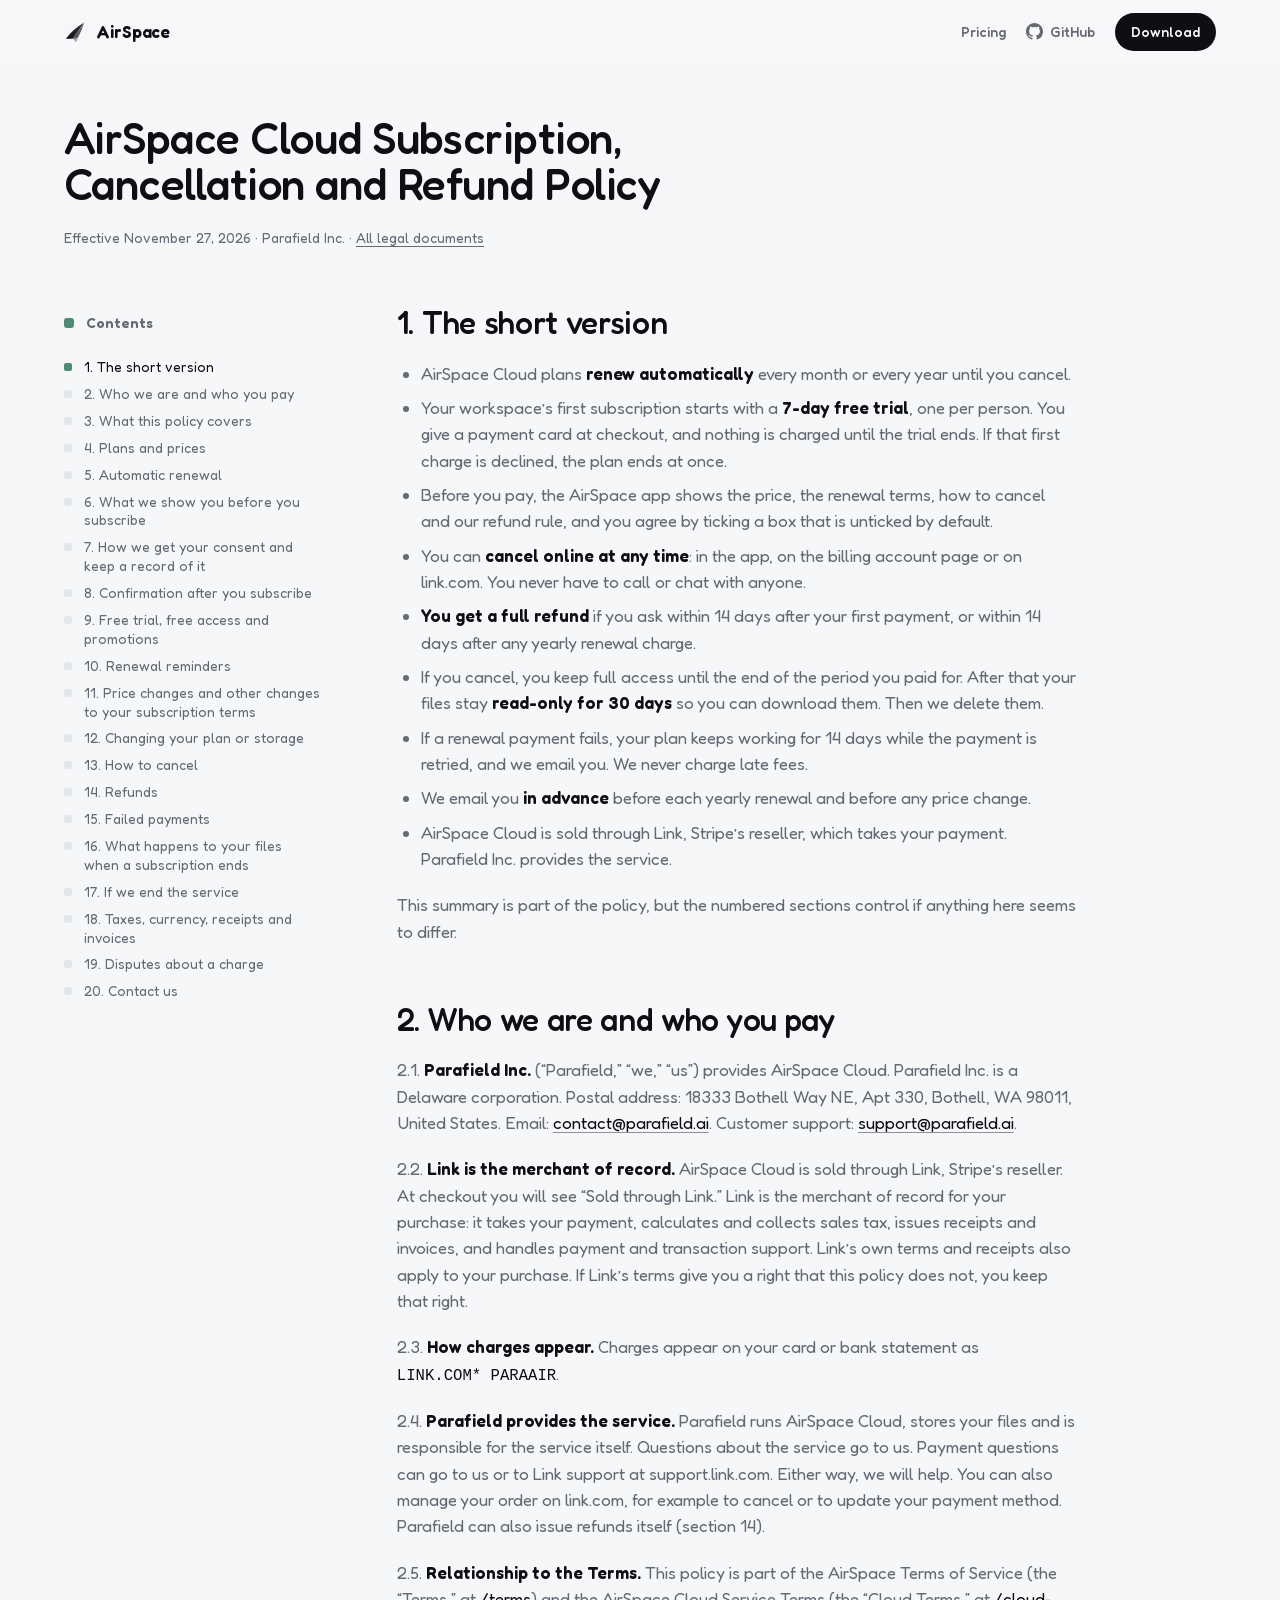
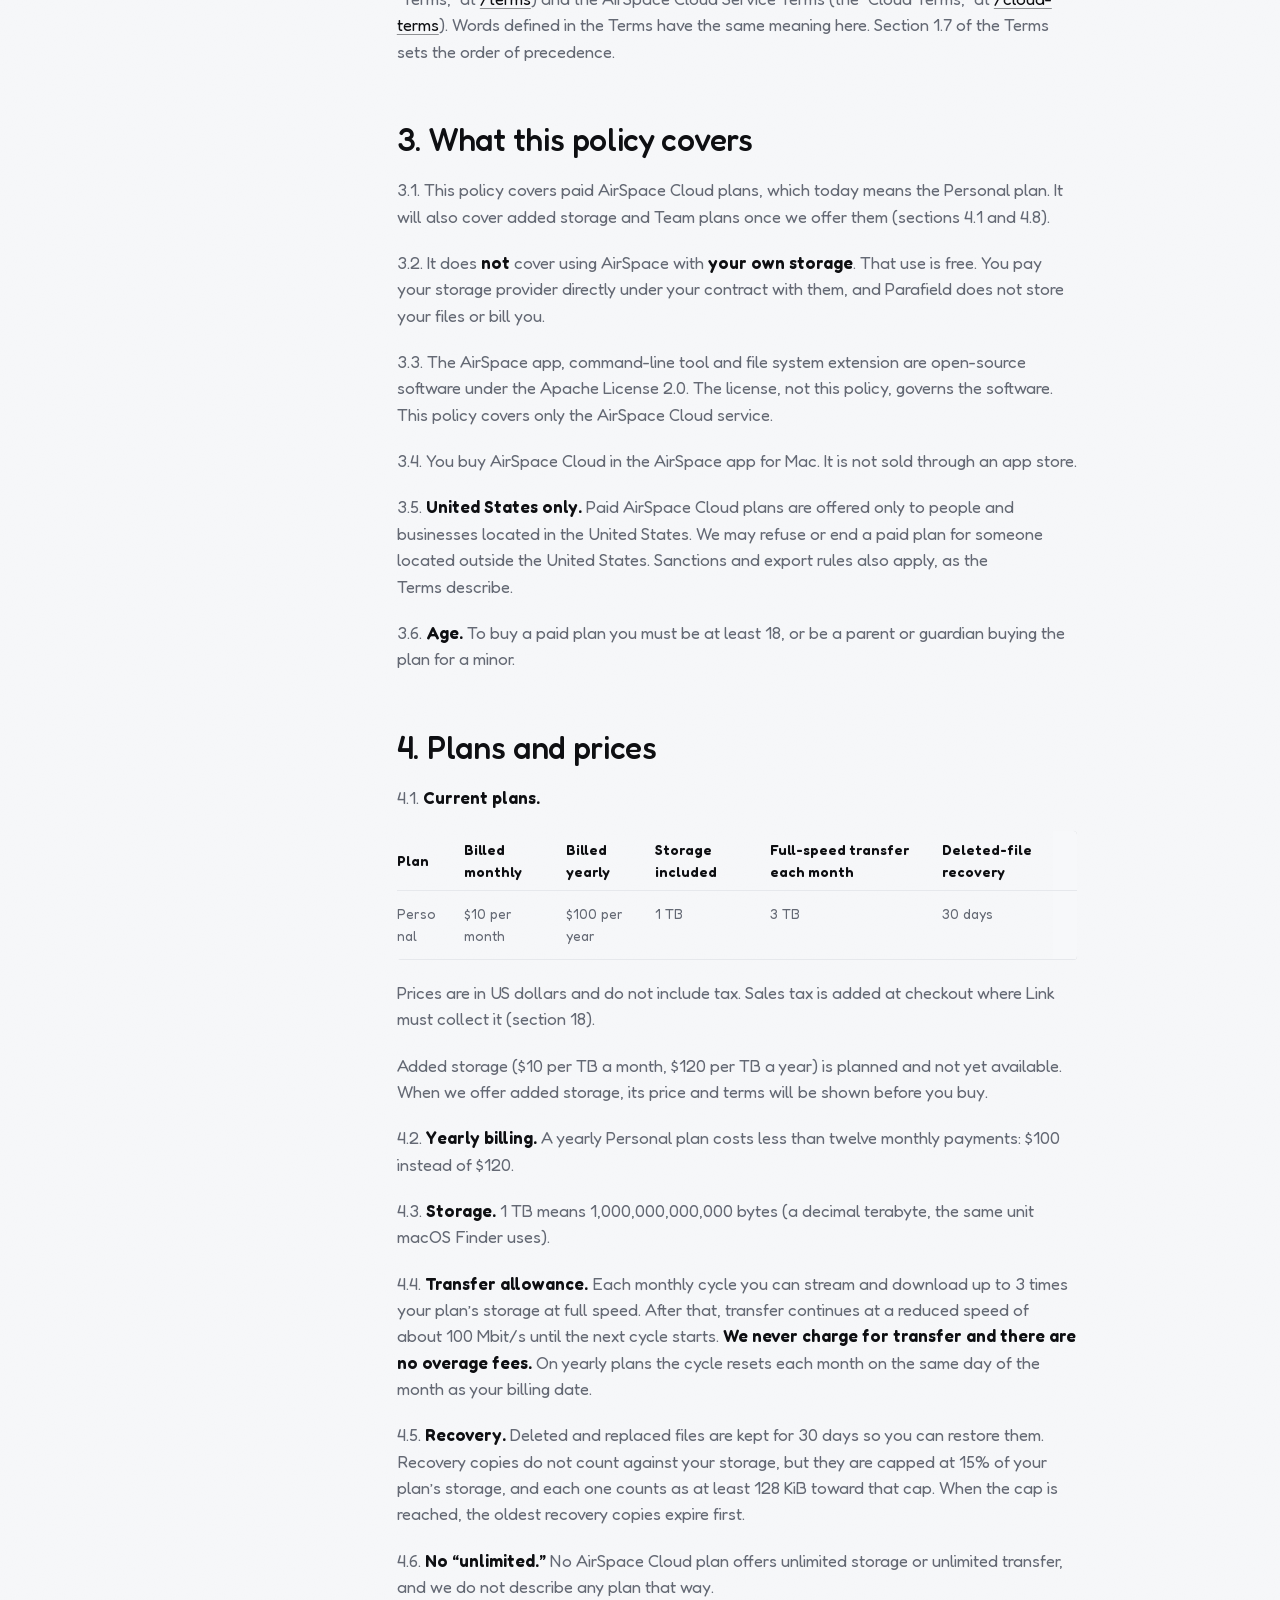
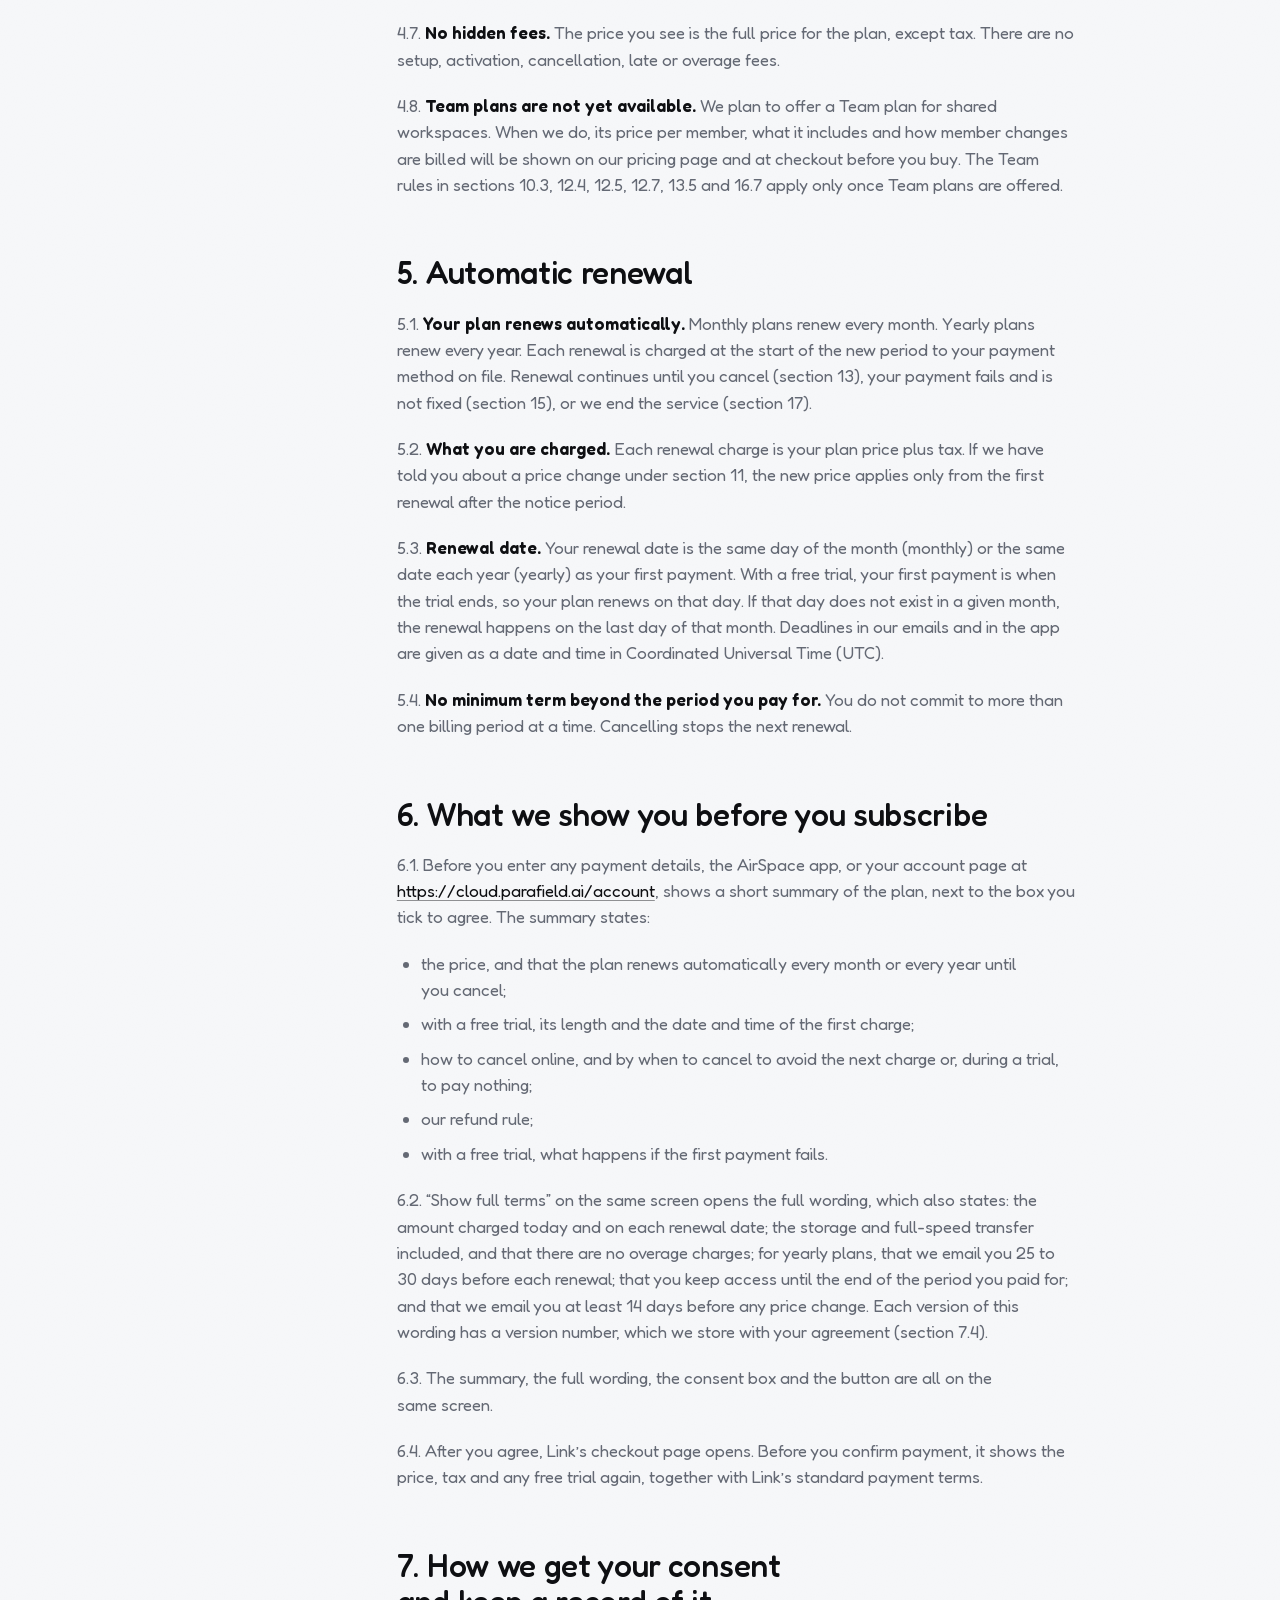
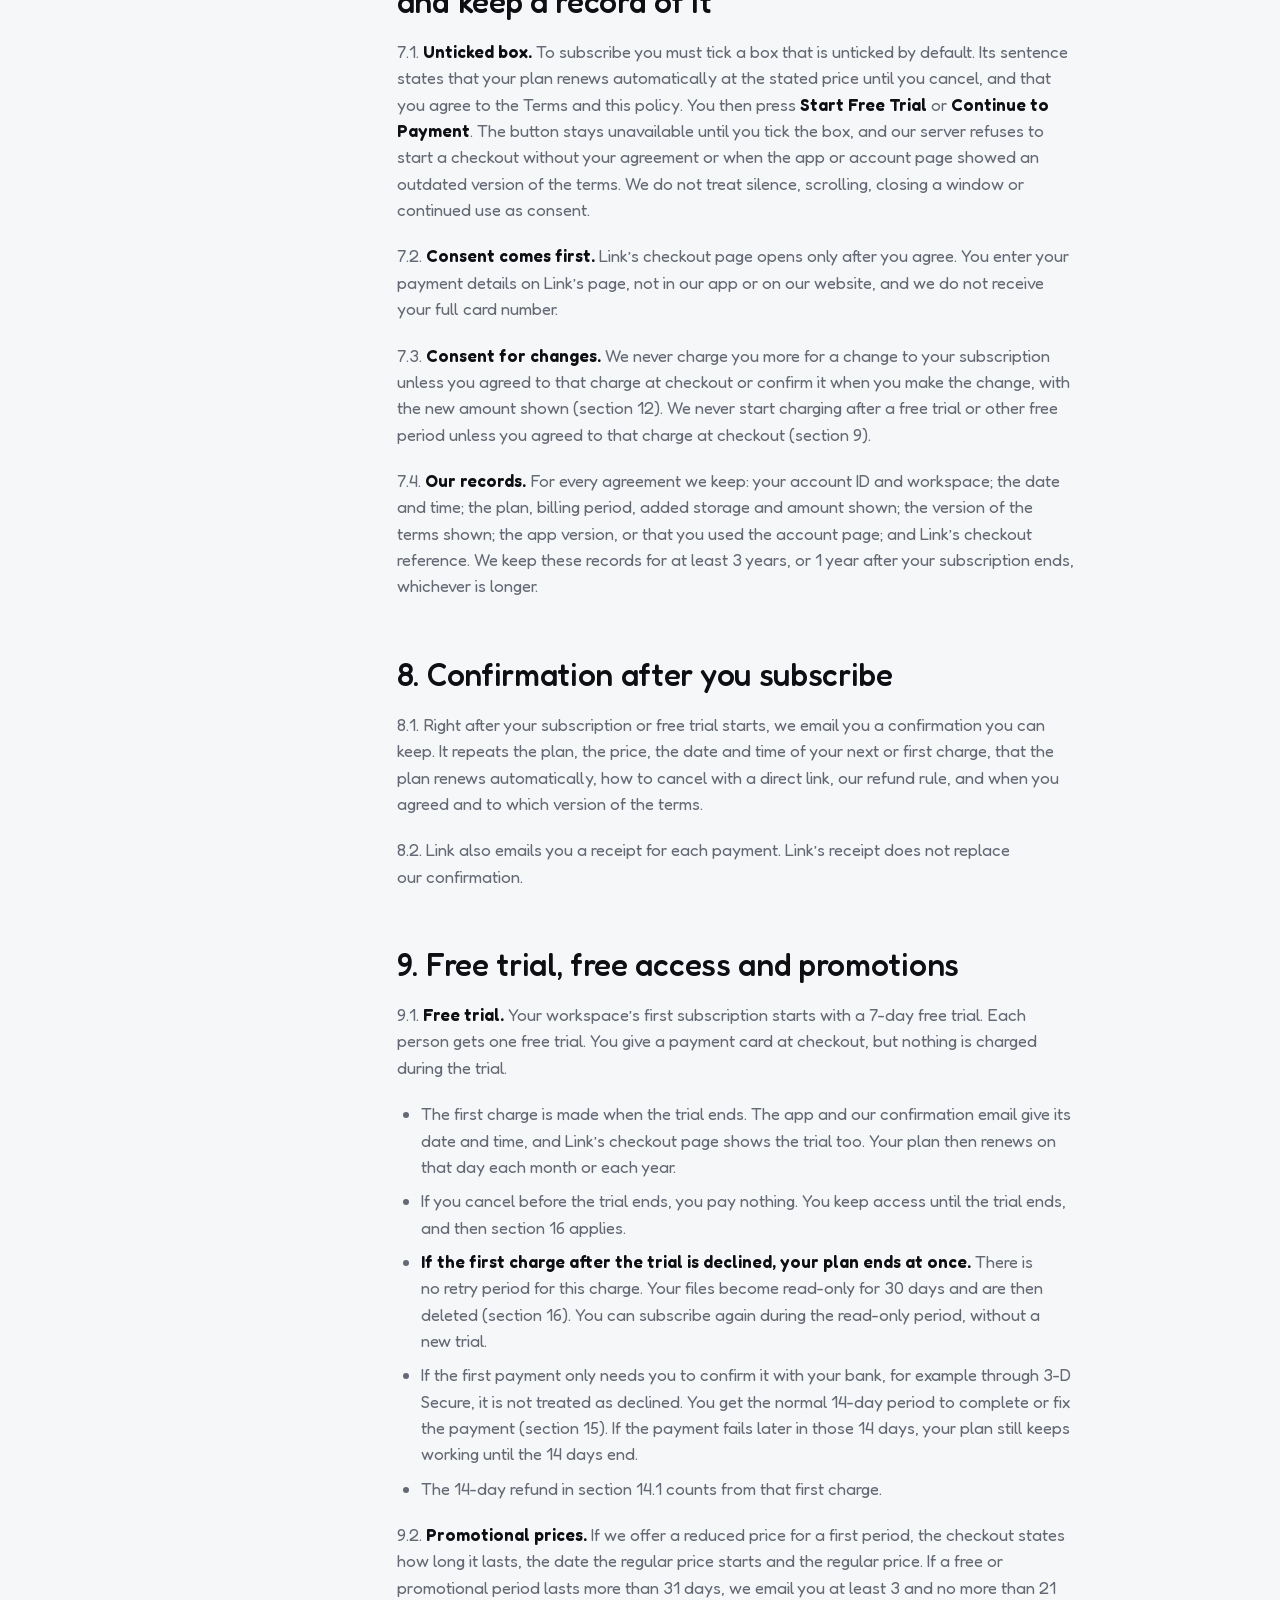
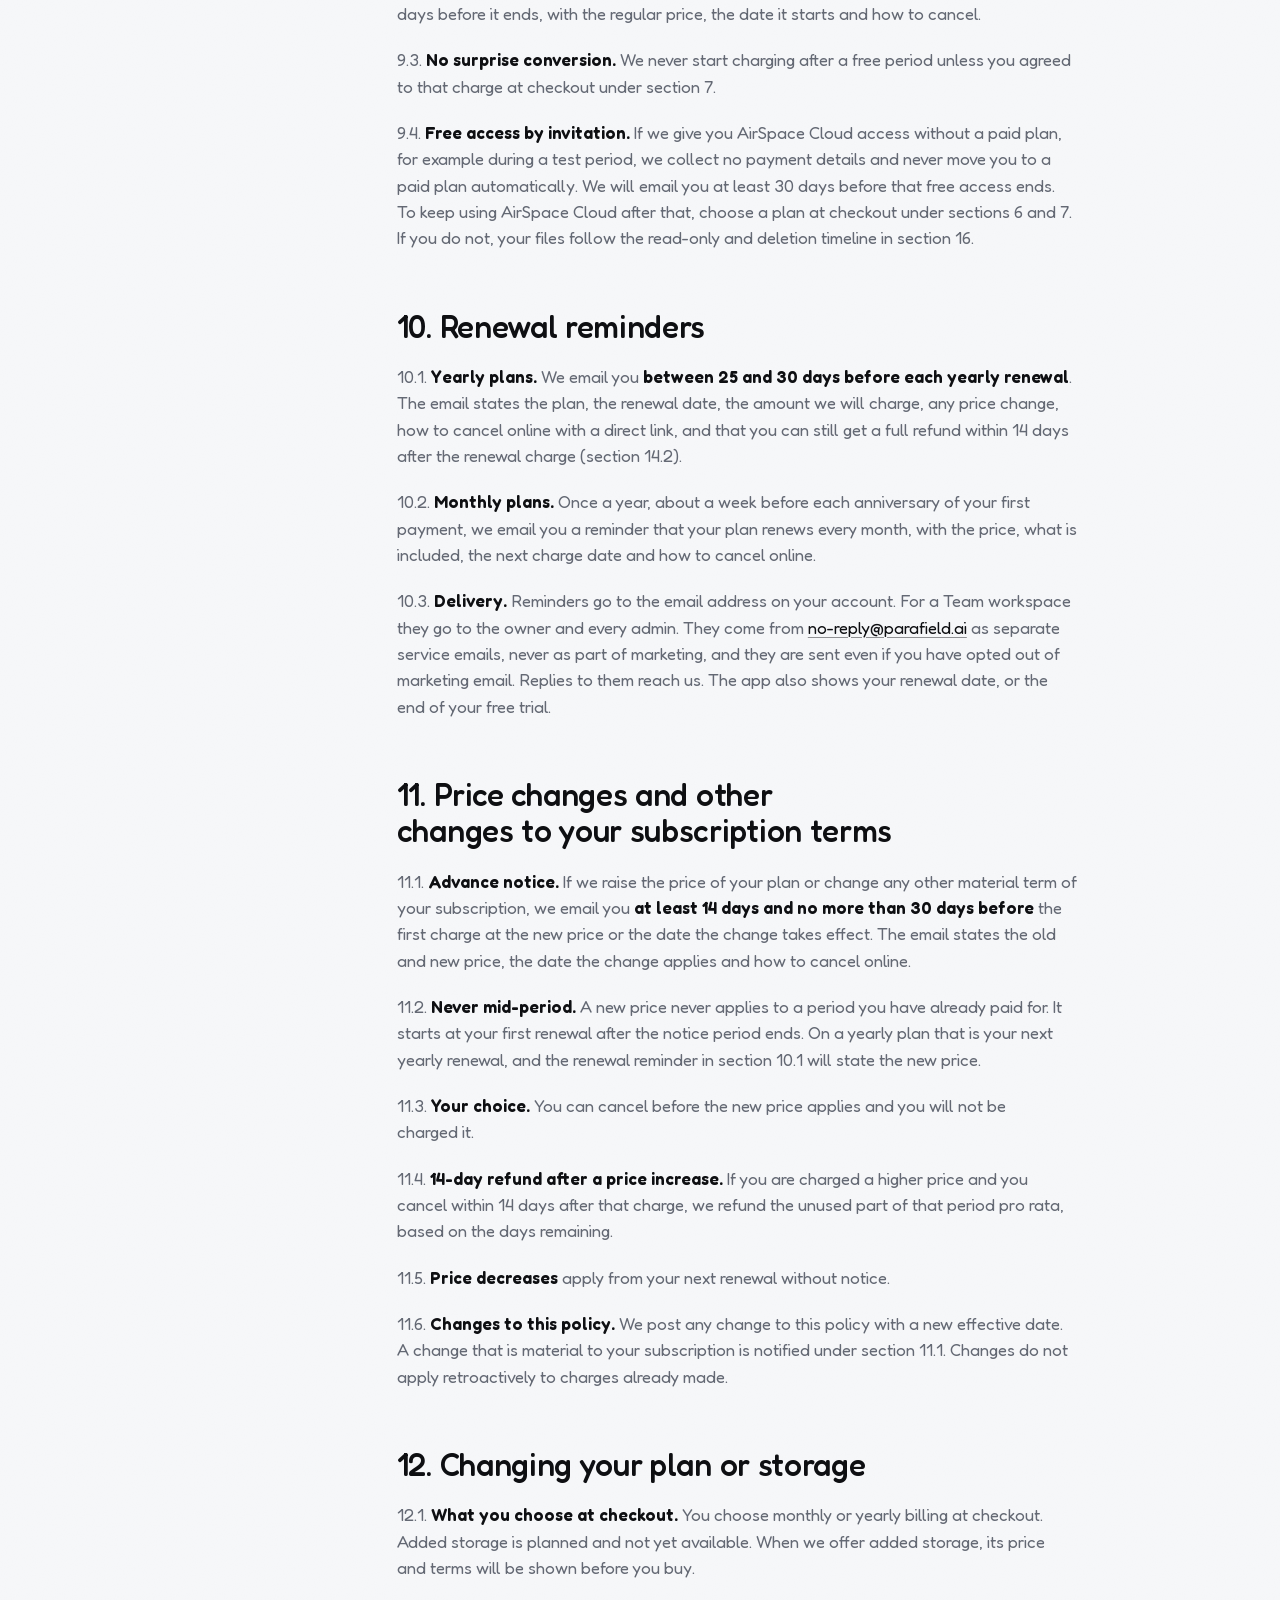
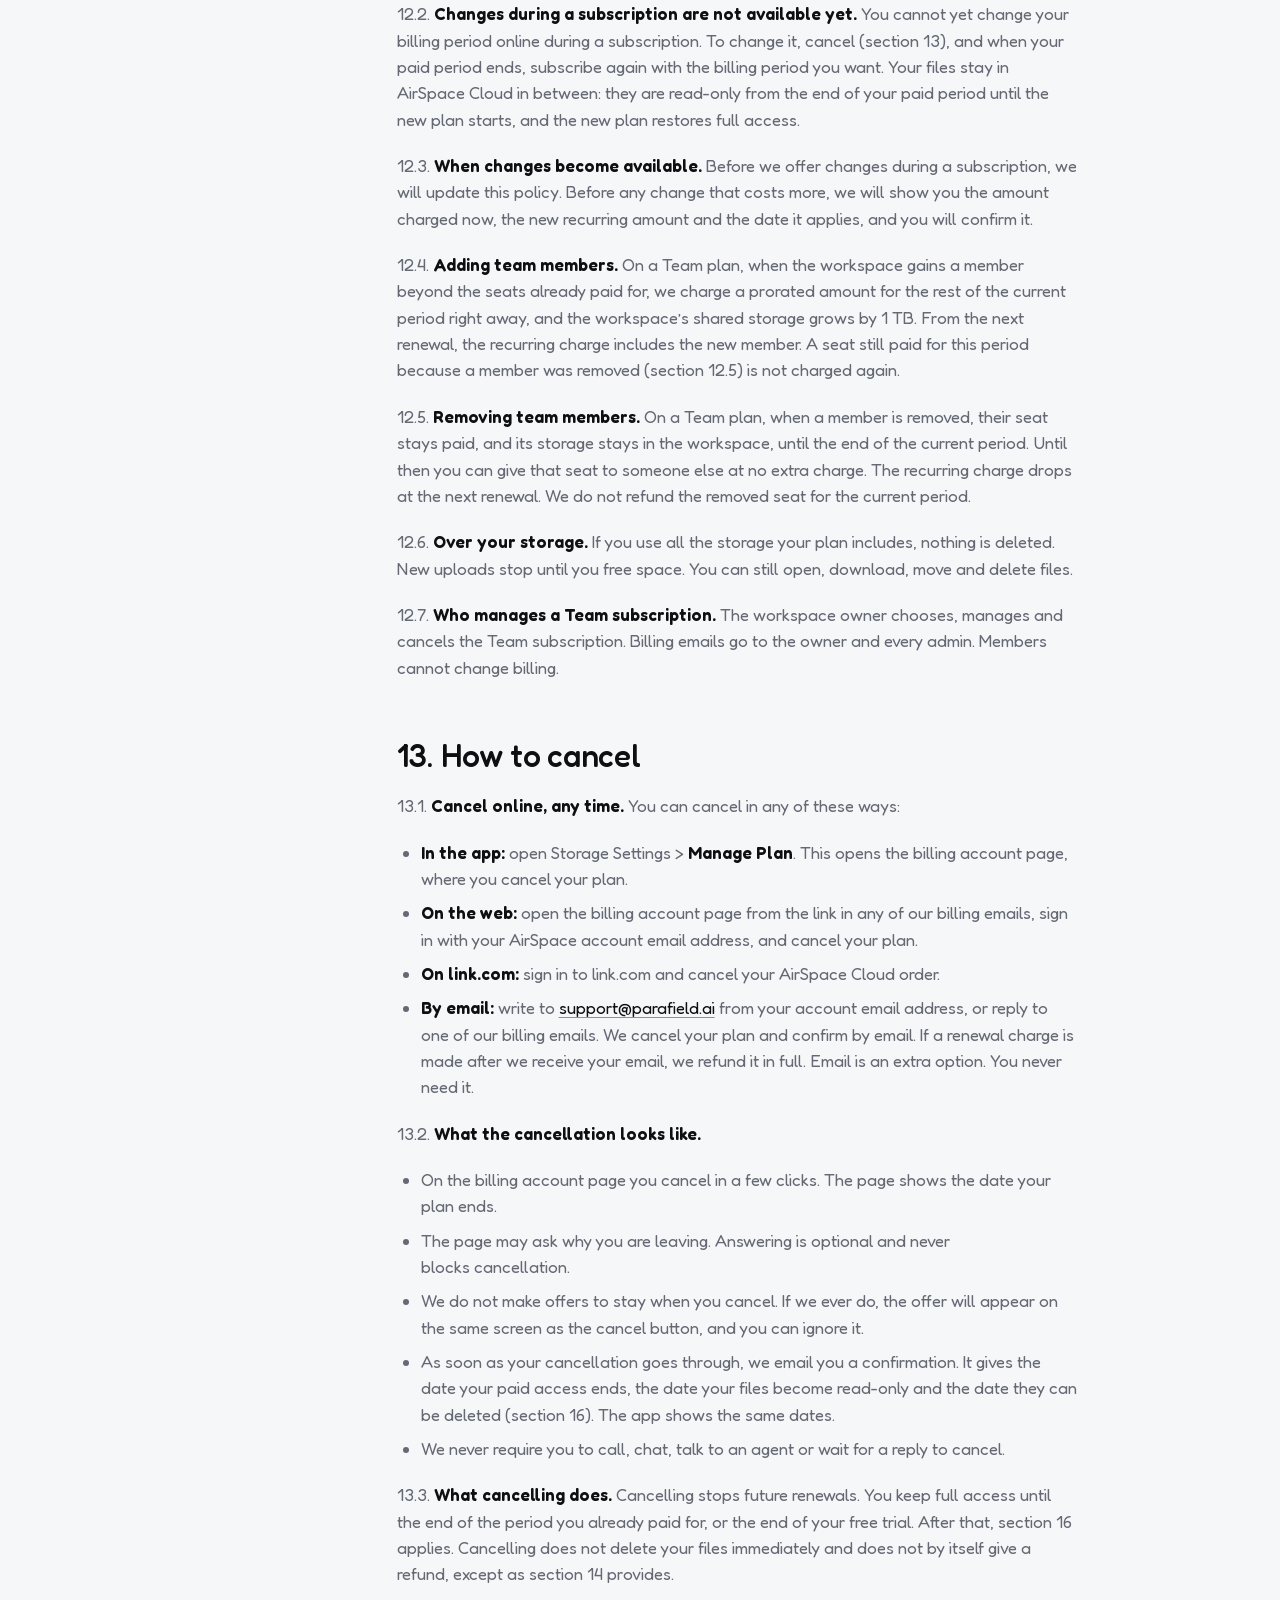
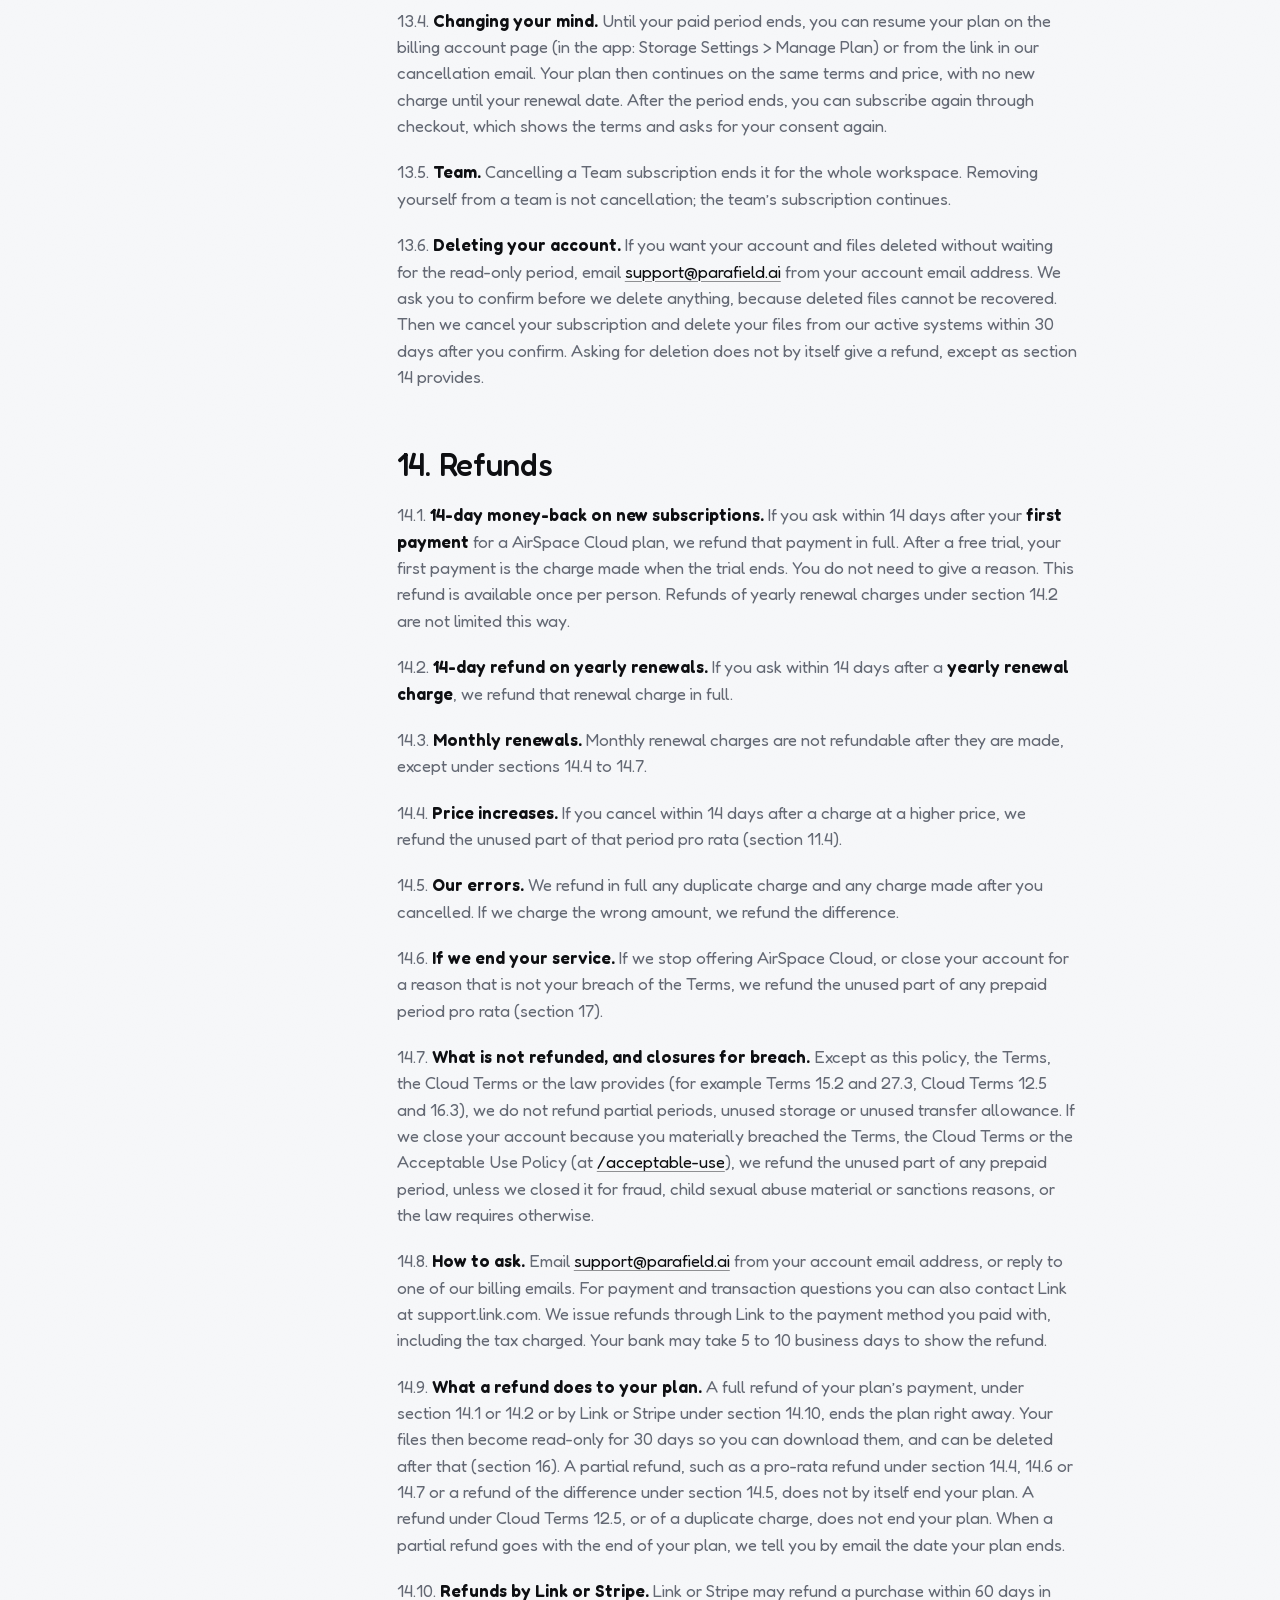
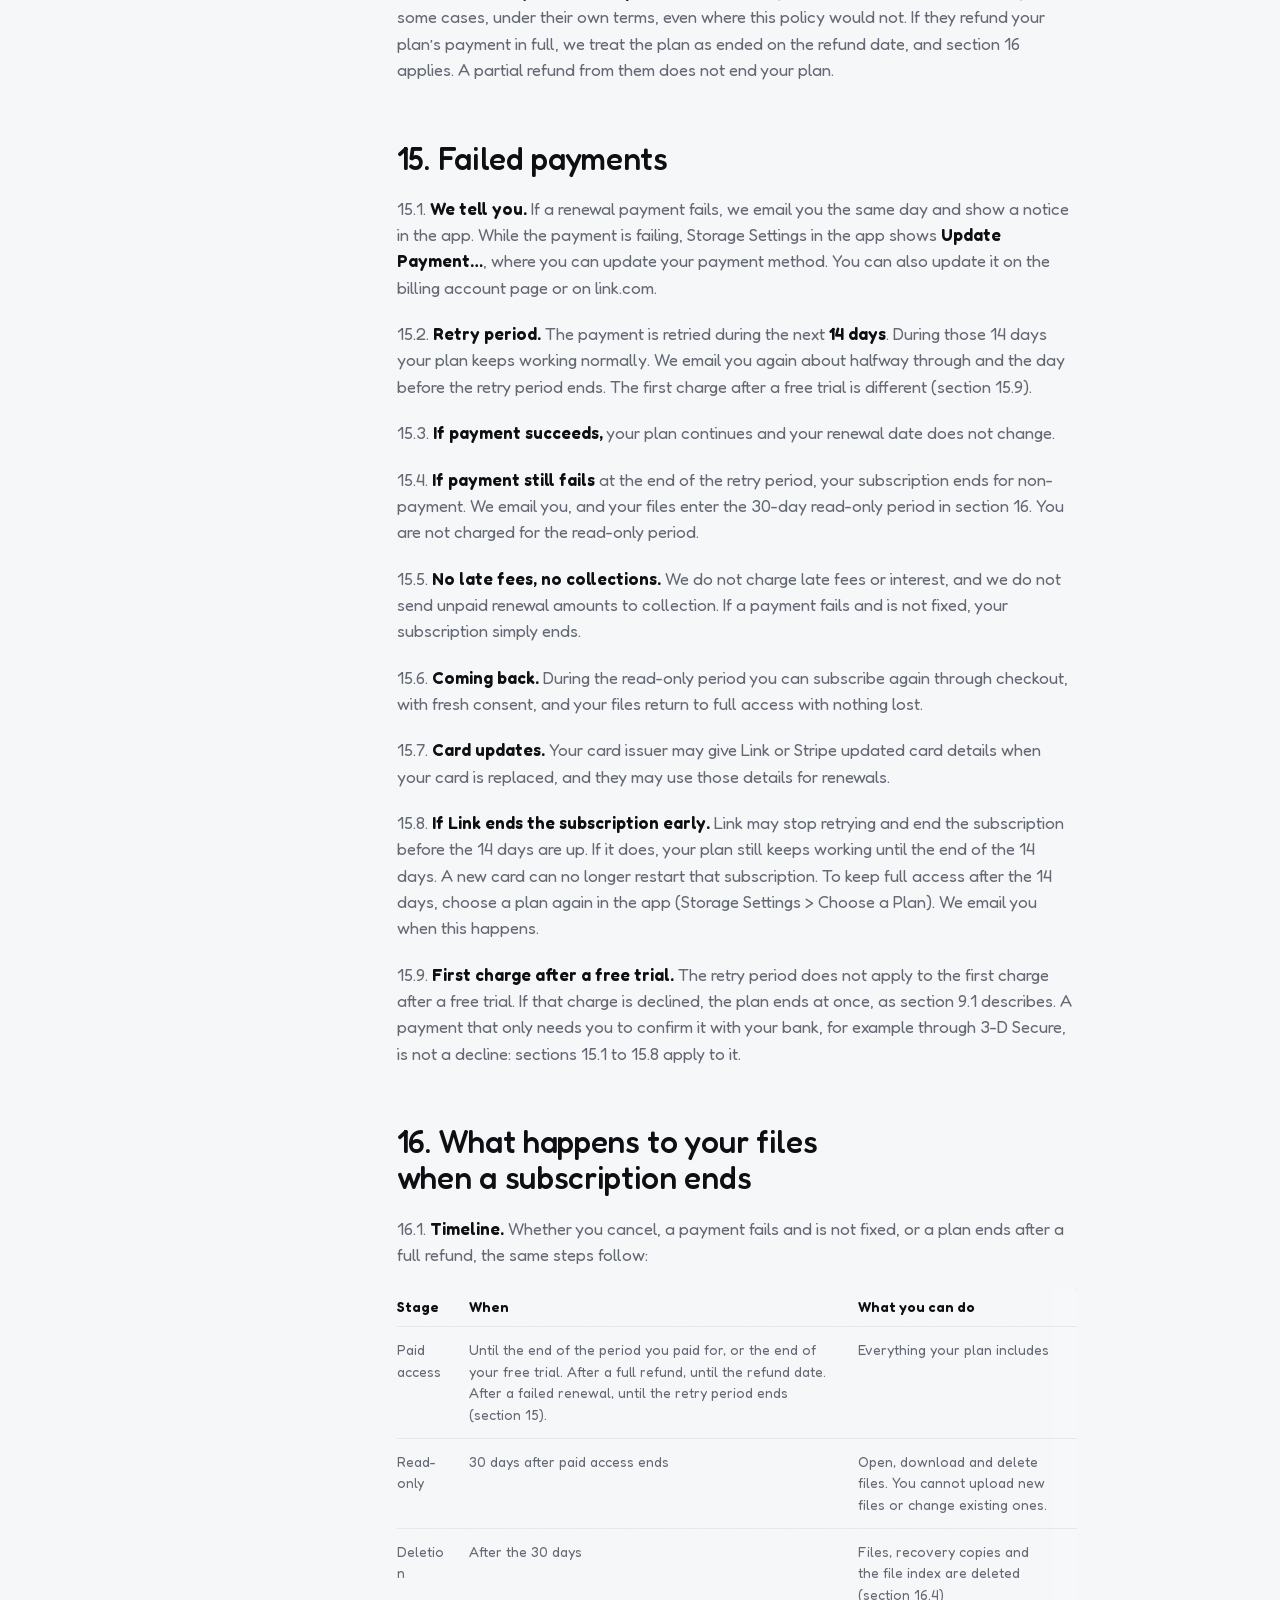
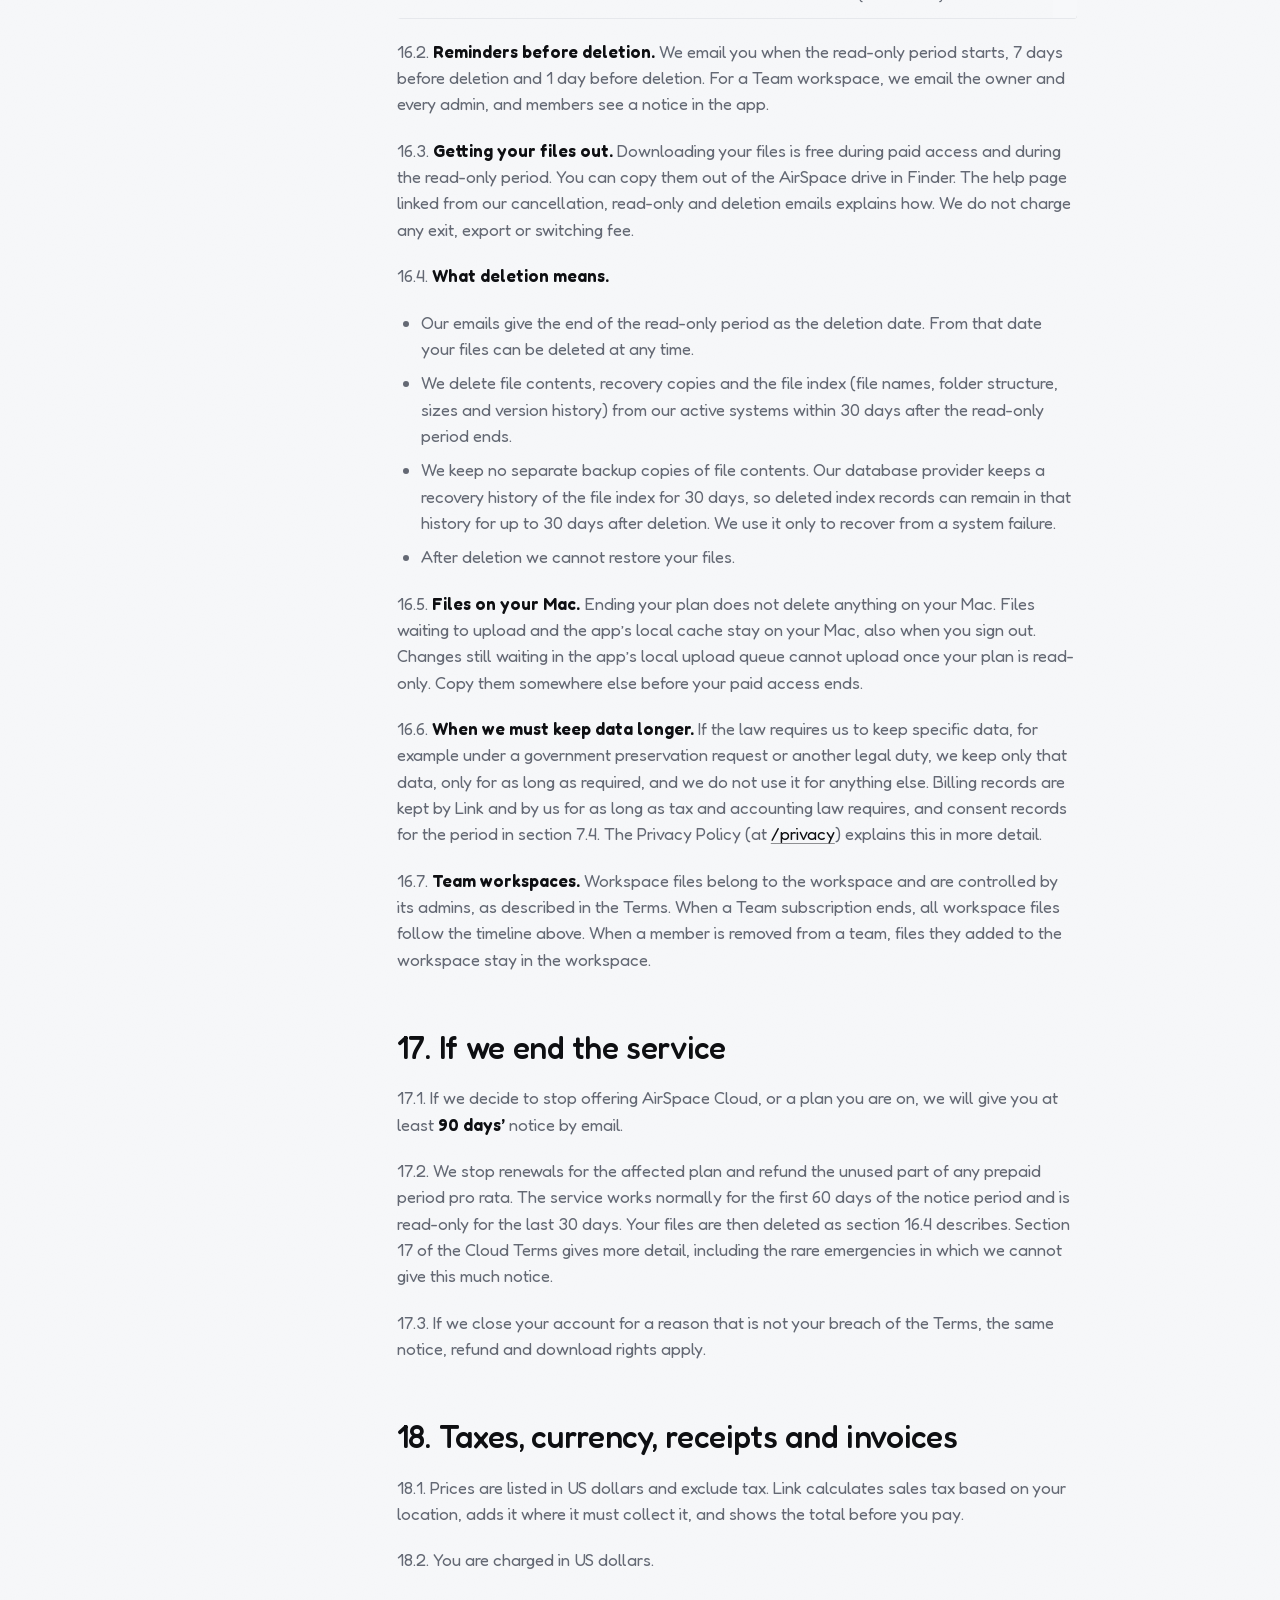
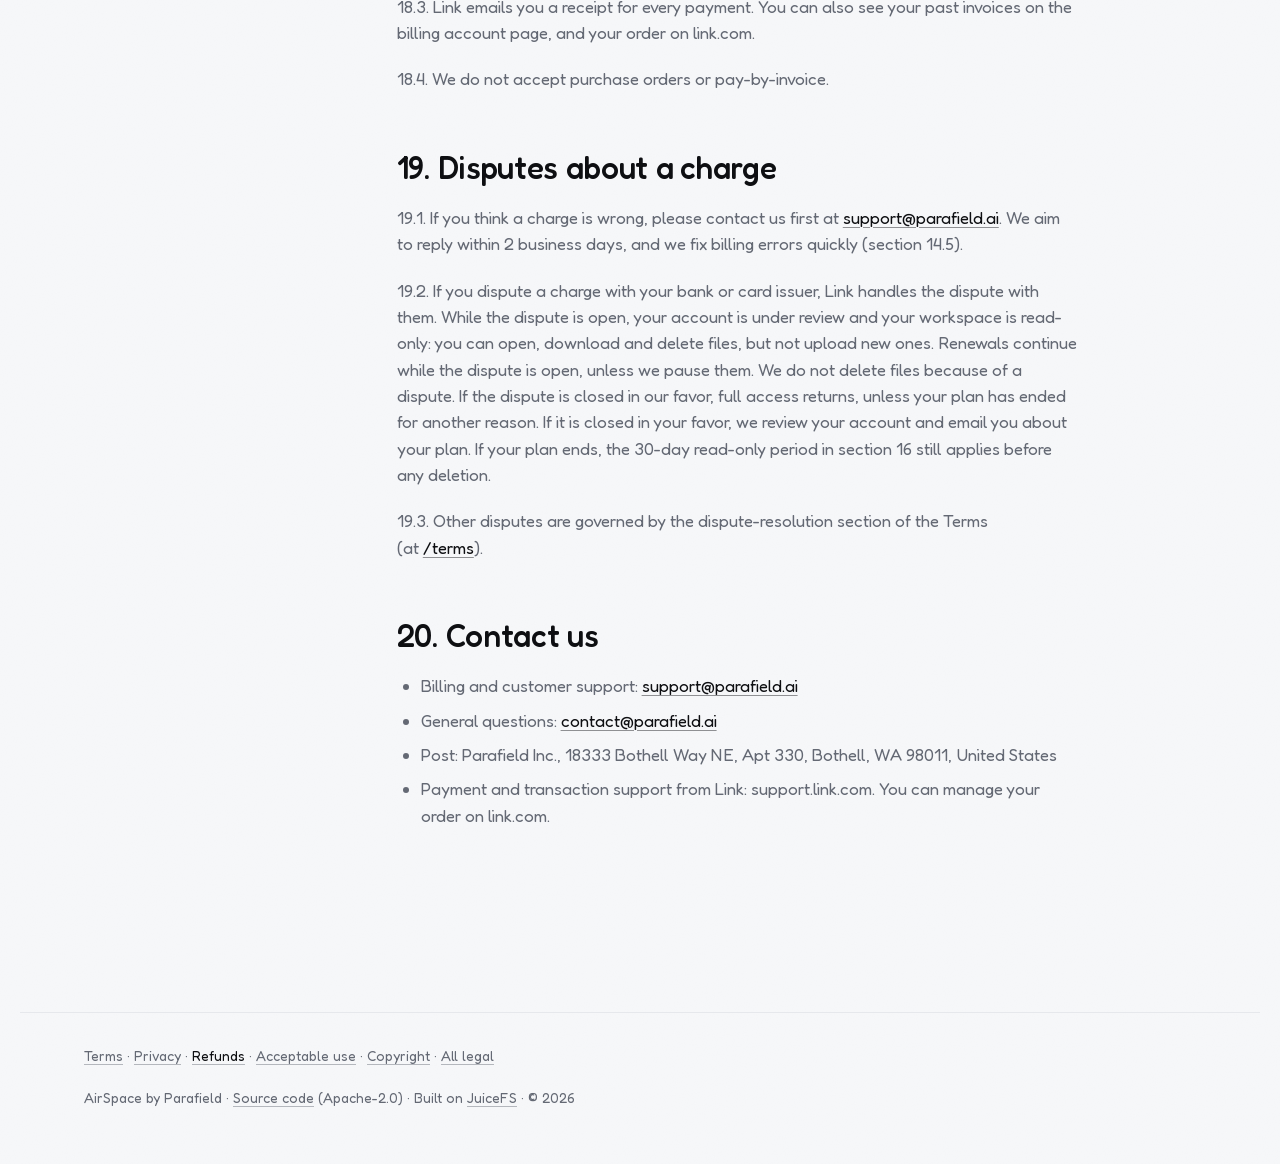
<file: site/subscription-policy.html>
<!doctype html>
<html lang="en">
<head>
  <meta charset="utf-8">
  <meta name="viewport" content="width=device-width, initial-scale=1">
  <title>AirSpace Cloud Subscription, Cancellation and Refund Policy · AirSpace</title>
  <meta name="description" content="Billing, renewal, the free trial, cancelling and refunds.">
  <meta name="color-scheme" content="light">
  <link rel="canonical" href="https://paraair.parafield.ai/subscription-policy">
  <meta property="og:type" content="website">
  <meta property="og:site_name" content="AirSpace">
  <meta property="og:url" content="https://paraair.parafield.ai/subscription-policy">
  <meta property="og:title" content="AirSpace Cloud Subscription, Cancellation and Refund Policy">
  <meta property="og:description" content="Billing, renewal, the free trial, cancelling and refunds.">
  <meta property="og:image" content="https://paraair.parafield.ai/og-card.png">
  <meta property="og:image:width" content="1200">
  <meta property="og:image:height" content="630">
  <meta property="og:image:alt" content="The AirSpace paper plane and the words: Cloud storage, as a Mac drive.">
  <meta name="twitter:card" content="summary_large_image">
  <meta name="twitter:title" content="AirSpace Cloud Subscription, Cancellation and Refund Policy">
  <meta name="twitter:description" content="Billing, renewal, the free trial, cancelling and refunds.">
  <meta name="twitter:image" content="https://paraair.parafield.ai/og-card.png">
  <meta name="twitter:image:alt" content="The AirSpace paper plane and the words: Cloud storage, as a Mac drive.">
  <link rel="icon" href="glide.svg" type="image/svg+xml">
  <link rel="stylesheet" href="styles.css">
</head>
<body class="legal-page">
  <a class="skip" href="#main">Skip to content</a>
  <header class="masthead">
    <a class="brand" href="/" aria-label="AirSpace home">
      <svg class="brand-mark" viewBox="0 0 100 100" aria-hidden="true"><!-- mark --><defs><linearGradient id="bm-wingLit" gradientUnits="userSpaceOnUse" x1="93.6" y1="4" x2="6.4" y2="81.2"><stop offset="0" stop-color="#33353B"/><stop offset="1" stop-color="#0E0F12"/></linearGradient><linearGradient id="bm-keelLit" gradientUnits="userSpaceOnUse" x1="93.6" y1="4" x2="55.1" y2="96"><stop offset="0" stop-color="#D9DBDF"/><stop offset="1" stop-color="#9A9EA6"/></linearGradient><linearGradient id="bm-wing" gradientUnits="userSpaceOnUse" x1="93.6" y1="4" x2="40.2" y2="81.1"><stop offset="0" stop-color="#74787F"/><stop offset="1" stop-color="#42454C"/></linearGradient></defs><path fill="url(#bm-wingLit)" d="M89.6 9.8L40.2 81.1Q25.8 79.1 11.4 81.2Q6.4 81.2 10.1 77.9Q42.3 35.4 88.4 8.6Q93.6 4 89.6 9.8Z"/><path fill="url(#bm-keelLit)" d="M83.9 20.7L40.2 81.1Q46.5 86.5 51.9 92.8Q55.1 96 56.7 91.8Q77.4 59 83.9 20.7Z"/><path fill="url(#bm-wing)" d="M90.7 10.4Q82.9 43.9 62.9 71.9Q60.8 76.5 55.9 77.6Q47.8 78.2 40.2 81.1L89.6 9.8Q93.6 4 90.7 10.4Z"/><path fill="none" stroke="#FFFFFF" stroke-opacity="0.42" stroke-width="0.9" stroke-linecap="round" d="M90 9.2L40.2 81.1"/><path fill="none" stroke="#FFFFFF" stroke-opacity=".35" stroke-width="0.6" stroke-linecap="round" d="M10.1 77.9Q42.3 35.4 88.4 8.6"/><!-- /mark --></svg>
      <span>AirSpace</span>
    </a>
    <nav class="nav" aria-label="Primary">
      <div class="nav-group">
        <a class="nav-link" href="/pricing">Pricing</a>
        <a class="nav-link" href="https://github.com/parafieldai/ParaAir" aria-label="AirSpace source code on GitHub">
          <svg class="nav-icon" viewBox="0 0 16 16" aria-hidden="true"><path d="M8 0C3.58 0 0 3.58 0 8c0 3.54 2.29 6.53 5.47 7.59.4.07.55-.17.55-.38 0-.19-.01-.82-.01-1.49-2.01.37-2.53-.49-2.69-.94-.09-.23-.48-.94-.82-1.13-.28-.15-.68-.52-.01-.53.63-.01 1.08.58 1.23.82.72 1.21 1.87.87 2.33.66.07-.52.28-.87.51-1.07-1.78-.2-3.64-.89-3.64-3.95 0-.87.31-1.59.82-2.15-.08-.2-.36-1.02.08-2.12 0 0 .67-.21 2.2.82.64-.18 1.32-.27 2-.27.68 0 1.36.09 2 .27 1.53-1.04 2.2-.82 2.2-.82.44 1.1.16 1.92.08 2.12.51.56.82 1.27.82 2.15 0 3.07-1.87 3.75-3.65 3.95.29.25.54.73.54 1.48 0 1.07-.01 1.93-.01 2.2 0 .21.15.46.55.38A8.013 8.013 0 0 0 16 8c0-4.42-3.58-8-8-8z"/></svg>
          <span class="nav-label">GitHub</span>
        </a>
      </div>
      <a class="nav-cta" href="/#access">Download</a>
    </nav>
  </header>
  <main id="main" class="legal">
    <div class="legal-head">
      <h1 class="title-long">AirSpace Cloud Subscription, Cancellation and Refund Policy</h1>
      <p class="doc-meta">Effective November 27, 2026 · Parafield Inc. · <a href="/legal">All legal documents</a></p>
    </div>
    <div class="legal-body">
      <nav class="toc" aria-label="Contents"><details><summary>Contents</summary><ol role="list"><li><a href="#1">1. The short version</a></li><li><a href="#2">2. Who we are and who you pay</a></li><li><a href="#3">3. What this policy covers</a></li><li><a href="#4">4. Plans and prices</a></li><li><a href="#5">5. Automatic renewal</a></li><li><a href="#6">6. What we show you before you subscribe</a></li><li><a href="#7">7. How we get your consent and keep a record of it</a></li><li><a href="#8">8. Confirmation after you subscribe</a></li><li><a href="#9">9. Free trial, free access and promotions</a></li><li><a href="#10">10. Renewal reminders</a></li><li><a href="#11">11. Price changes and other changes to your subscription terms</a></li><li><a href="#12">12. Changing your plan or storage</a></li><li><a href="#13">13. How to cancel</a></li><li><a href="#14">14. Refunds</a></li><li><a href="#15">15. Failed payments</a></li><li><a href="#16">16. What happens to your files when a subscription ends</a></li><li><a href="#17">17. If we end the service</a></li><li><a href="#18">18. Taxes, currency, receipts and invoices</a></li><li><a href="#19">19. Disputes about a charge</a></li><li><a href="#20">20. Contact us</a></li></ol></details></nav>
      <article class="doc">
        <h2 id="1"><a class="anchor" href="#1">1. The short version</a></h2>
        <ul><li>AirSpace Cloud plans <strong>renew automatically</strong> every month or every year until you cancel.</li><li>Your workspace’s first subscription starts with a <strong>7-day free trial</strong>, one per person. You give a payment card at checkout, and nothing is charged until the trial ends. If that first charge is declined, the plan ends at once.</li><li>Before you pay, the AirSpace app shows the price, the renewal terms, how to cancel and our refund rule, and you agree by ticking a box that is unticked by default.</li><li>You can <strong>cancel online at any time</strong>: in the app, on the billing account page or on link.com. You never have to call or chat with anyone.</li><li><strong>You get a full refund</strong> if you ask within 14 days after your first payment, or within 14 days after any yearly renewal charge.</li><li>If you cancel, you keep full access until the end of the period you paid for. After that your files stay <strong>read-only for 30 days</strong> so you can download them. Then we delete them.</li><li>If a renewal payment fails, your plan keeps working for 14 days while the payment is retried, and we email you. We never charge late fees.</li><li>We email you <strong>in advance</strong> before each yearly renewal and before any price change.</li><li>AirSpace Cloud is sold through Link, Stripe’s reseller, which takes your payment. Parafield Inc. provides the service.</li></ul>
        <p>This summary is part of the policy, but the numbered sections control if anything here seems to differ.</p>
        <h2 id="2"><a class="anchor" href="#2">2. Who we are and who you pay</a></h2>
        <p class="clause" id="2.1"><a class="anchor clause-number" href="#2.1">2.1</a>. <strong>Parafield Inc.</strong> (“Parafield,” “we,” “us”) provides AirSpace Cloud. Parafield Inc. is a Delaware corporation. Postal address: 18333 Bothell Way NE, Apt 330, Bothell, WA 98011, United States. Email: <a href="mailto:contact@parafield.ai">contact@parafield.ai</a>. Customer support: <a href="mailto:support@parafield.ai">support@parafield.ai</a>.</p>
        <p class="clause" id="2.2"><a class="anchor clause-number" href="#2.2">2.2</a>. <strong>Link is the merchant of record.</strong> AirSpace Cloud is sold through Link, Stripe’s reseller. At checkout you will see “Sold through Link.” Link is the merchant of record for your purchase: it takes your payment, calculates and collects sales tax, issues receipts and invoices, and handles payment and transaction support. Link’s own terms and receipts also apply to your purchase. If Link’s terms give you a right that this policy does not, you keep that right.</p>
        <p class="clause" id="2.3"><a class="anchor clause-number" href="#2.3">2.3</a>. <strong>How charges appear.</strong> Charges appear on your card or bank statement as <code>LINK.COM* PARAAIR</code>.</p>
        <p class="clause" id="2.4"><a class="anchor clause-number" href="#2.4">2.4</a>. <strong>Parafield provides the service.</strong> Parafield runs AirSpace Cloud, stores your files and is responsible for the service itself. Questions about the service go to us. Payment questions can go to us or to Link support at support.link.com. Either way, we will help. You can also manage your order on link.com, for example to cancel or to update your payment method. Parafield can also issue refunds itself (section 14).</p>
        <p class="clause" id="2.5"><a class="anchor clause-number" href="#2.5">2.5</a>. <strong>Relationship to the Terms.</strong> This policy is part of the AirSpace Terms of Service (the “Terms,” at <a href="/terms">/terms</a>) and the AirSpace Cloud Service Terms (the “Cloud Terms,” at <a href="/cloud-terms">/cloud-terms</a>). Words defined in the Terms have the same meaning here. Section 1.7 of the Terms sets the order of precedence.</p>
        <h2 id="3"><a class="anchor" href="#3">3. What this policy covers</a></h2>
        <p class="clause" id="3.1"><a class="anchor clause-number" href="#3.1">3.1</a>. This policy covers paid AirSpace Cloud plans, which today means the Personal plan. It will also cover added storage and Team plans once we offer them (sections 4.1 and 4.8).</p>
        <p class="clause" id="3.2"><a class="anchor clause-number" href="#3.2">3.2</a>. It does <strong>not</strong> cover using AirSpace with <strong>your own storage</strong>. That use is free. You pay your storage provider directly under your contract with them, and Parafield does not store your files or bill you.</p>
        <p class="clause" id="3.3"><a class="anchor clause-number" href="#3.3">3.3</a>. The AirSpace app, command-line tool and file system extension are open-source software under the Apache License 2.0. The license, not this policy, governs the software. This policy covers only the AirSpace Cloud service.</p>
        <p class="clause" id="3.4"><a class="anchor clause-number" href="#3.4">3.4</a>. You buy AirSpace Cloud in the AirSpace app for Mac. It is not sold through an app store.</p>
        <p class="clause" id="3.5"><a class="anchor clause-number" href="#3.5">3.5</a>. <strong>United States only.</strong> Paid AirSpace Cloud plans are offered only to people and businesses located in the United States. We may refuse or end a paid plan for someone located outside the United States. Sanctions and export rules also apply, as the Terms describe.</p>
        <p class="clause" id="3.6"><a class="anchor clause-number" href="#3.6">3.6</a>. <strong>Age.</strong> To buy a paid plan you must be at least 18, or be a parent or guardian buying the plan for a minor.</p>
        <h2 id="4"><a class="anchor" href="#4">4. Plans and prices</a></h2>
        <p class="clause" id="4.1"><a class="anchor clause-number" href="#4.1">4.1</a>. <strong>Current plans.</strong></p>
        <div class="table-scroll" tabindex="0" role="region" aria-label="Table: Plan / Billed monthly / Billed yearly / Storage included / Full-speed transfer each month / Deleted-file recovery"><table><thead><tr><th scope="col">Plan</th><th scope="col">Billed monthly</th><th scope="col">Billed yearly</th><th scope="col">Storage included</th><th scope="col">Full-speed transfer each month</th><th scope="col">Deleted-file recovery</th></tr></thead><tbody><tr><td>Personal</td><td>$10 per month</td><td>$100 per year</td><td>1 TB</td><td>3 TB</td><td>30 days</td></tr></tbody></table></div>
        <p>Prices are in US dollars and do not include tax. Sales tax is added at checkout where Link must collect it (section 18).</p>
        <p>Added storage ($10 per TB a month, $120 per TB a year) is planned and not yet available. When we offer added storage, its price and terms will be shown before you buy.</p>
        <p class="clause" id="4.2"><a class="anchor clause-number" href="#4.2">4.2</a>. <strong>Yearly billing.</strong> A yearly Personal plan costs less than twelve monthly payments: $100 instead of $120.</p>
        <p class="clause" id="4.3"><a class="anchor clause-number" href="#4.3">4.3</a>. <strong>Storage.</strong> 1 TB means 1,000,000,000,000 bytes (a decimal terabyte, the same unit macOS Finder uses).</p>
        <p class="clause" id="4.4"><a class="anchor clause-number" href="#4.4">4.4</a>. <strong>Transfer allowance.</strong> Each monthly cycle you can stream and download up to 3 times your plan’s storage at full speed. After that, transfer continues at a reduced speed of about 100 Mbit/s until the next cycle starts. <strong>We never charge for transfer and there are no overage fees.</strong> On yearly plans the cycle resets each month on the same day of the month as your billing date.</p>
        <p class="clause" id="4.5"><a class="anchor clause-number" href="#4.5">4.5</a>. <strong>Recovery.</strong> Deleted and replaced files are kept for 30 days so you can restore them. Recovery copies do not count against your storage, but they are capped at 15% of your plan’s storage, and each one counts as at least 128 KiB toward that cap. When the cap is reached, the oldest recovery copies expire first.</p>
        <p class="clause" id="4.6"><a class="anchor clause-number" href="#4.6">4.6</a>. <strong>No “unlimited.”</strong> No AirSpace Cloud plan offers unlimited storage or unlimited transfer, and we do not describe any plan that way.</p>
        <p class="clause" id="4.7"><a class="anchor clause-number" href="#4.7">4.7</a>. <strong>No hidden fees.</strong> The price you see is the full price for the plan, except tax. There are no setup, activation, cancellation, late or overage fees.</p>
        <p class="clause" id="4.8"><a class="anchor clause-number" href="#4.8">4.8</a>. <strong>Team plans are not yet available.</strong> We plan to offer a Team plan for shared workspaces. When we do, its price per member, what it includes and how member changes are billed will be shown on our pricing page and at checkout before you buy. The Team rules in sections 10.3, 12.4, 12.5, 12.7, 13.5 and 16.7 apply only once Team plans are offered.</p>
        <h2 id="5"><a class="anchor" href="#5">5. Automatic renewal</a></h2>
        <p class="clause" id="5.1"><a class="anchor clause-number" href="#5.1">5.1</a>. <strong>Your plan renews automatically.</strong> Monthly plans renew every month. Yearly plans renew every year. Each renewal is charged at the start of the new period to your payment method on file. Renewal continues until you cancel (section 13), your payment fails and is not fixed (section 15), or we end the service (section 17).</p>
        <p class="clause" id="5.2"><a class="anchor clause-number" href="#5.2">5.2</a>. <strong>What you are charged.</strong> Each renewal charge is your plan price plus tax. If we have told you about a price change under section 11, the new price applies only from the first renewal after the notice period.</p>
        <p class="clause" id="5.3"><a class="anchor clause-number" href="#5.3">5.3</a>. <strong>Renewal date.</strong> Your renewal date is the same day of the month (monthly) or the same date each year (yearly) as your first payment. With a free trial, your first payment is when the trial ends, so your plan renews on that day. If that day does not exist in a given month, the renewal happens on the last day of that month. Deadlines in our emails and in the app are given as a date and time in Coordinated Universal Time (UTC).</p>
        <p class="clause" id="5.4"><a class="anchor clause-number" href="#5.4">5.4</a>. <strong>No minimum term beyond the period you pay for.</strong> You do not commit to more than one billing period at a time. Cancelling stops the next renewal.</p>
        <h2 id="6"><a class="anchor" href="#6">6. What we show you before you subscribe</a></h2>
        <p class="clause" id="6.1"><a class="anchor clause-number" href="#6.1">6.1</a>. Before you enter any payment details, the AirSpace app, or your account page at <a href="https://cloud.parafield.ai/account" rel="noopener">https://cloud.parafield.ai/account</a>, shows a short summary of the plan, next to the box you tick to agree. The summary states:</p>
        <ul><li>the price, and that the plan renews automatically every month or every year until you cancel;</li><li>with a free trial, its length and the date and time of the first charge;</li><li>how to cancel online, and by when to cancel to avoid the next charge or, during a trial, to pay nothing;</li><li>our refund rule;</li><li>with a free trial, what happens if the first payment fails.</li></ul>
        <p class="clause" id="6.2"><a class="anchor clause-number" href="#6.2">6.2</a>. “Show full terms” on the same screen opens the full wording, which also states: the amount charged today and on each renewal date; the storage and full-speed transfer included, and that there are no overage charges; for yearly plans, that we email you 25 to 30 days before each renewal; that you keep access until the end of the period you paid for; and that we email you at least 14 days before any price change. Each version of this wording has a version number, which we store with your agreement (section 7.4).</p>
        <p class="clause" id="6.3"><a class="anchor clause-number" href="#6.3">6.3</a>. The summary, the full wording, the consent box and the button are all on the same screen.</p>
        <p class="clause" id="6.4"><a class="anchor clause-number" href="#6.4">6.4</a>. After you agree, Link’s checkout page opens. Before you confirm payment, it shows the price, tax and any free trial again, together with Link’s standard payment terms.</p>
        <h2 id="7"><a class="anchor" href="#7">7. How we get your consent and keep a record of it</a></h2>
        <p class="clause" id="7.1"><a class="anchor clause-number" href="#7.1">7.1</a>. <strong>Unticked box.</strong> To subscribe you must tick a box that is unticked by default. Its sentence states that your plan renews automatically at the stated price until you cancel, and that you agree to the Terms and this policy. You then press <strong>Start Free Trial</strong> or <strong>Continue to Payment</strong>. The button stays unavailable until you tick the box, and our server refuses to start a checkout without your agreement or when the app or account page showed an outdated version of the terms. We do not treat silence, scrolling, closing a window or continued use as consent.</p>
        <p class="clause" id="7.2"><a class="anchor clause-number" href="#7.2">7.2</a>. <strong>Consent comes first.</strong> Link’s checkout page opens only after you agree. You enter your payment details on Link’s page, not in our app or on our website, and we do not receive your full card number.</p>
        <p class="clause" id="7.3"><a class="anchor clause-number" href="#7.3">7.3</a>. <strong>Consent for changes.</strong> We never charge you more for a change to your subscription unless you agreed to that charge at checkout or confirm it when you make the change, with the new amount shown (section 12). We never start charging after a free trial or other free period unless you agreed to that charge at checkout (section 9).</p>
        <p class="clause" id="7.4"><a class="anchor clause-number" href="#7.4">7.4</a>. <strong>Our records.</strong> For every agreement we keep: your account ID and workspace; the date and time; the plan, billing period, added storage and amount shown; the version of the terms shown; the app version, or that you used the account page; and Link’s checkout reference. We keep these records for at least 3 years, or 1 year after your subscription ends, whichever is longer.</p>
        <h2 id="8"><a class="anchor" href="#8">8. Confirmation after you subscribe</a></h2>
        <p class="clause" id="8.1"><a class="anchor clause-number" href="#8.1">8.1</a>. Right after your subscription or free trial starts, we email you a confirmation you can keep. It repeats the plan, the price, the date and time of your next or first charge, that the plan renews automatically, how to cancel with a direct link, our refund rule, and when you agreed and to which version of the terms.</p>
        <p class="clause" id="8.2"><a class="anchor clause-number" href="#8.2">8.2</a>. Link also emails you a receipt for each payment. Link’s receipt does not replace our confirmation.</p>
        <h2 id="9"><a class="anchor" href="#9">9. Free trial, free access and promotions</a></h2>
        <p class="clause" id="9.1"><a class="anchor clause-number" href="#9.1">9.1</a>. <strong>Free trial.</strong> Your workspace’s first subscription starts with a 7-day free trial. Each person gets one free trial. You give a payment card at checkout, but nothing is charged during the trial.</p>
        <ul><li>The first charge is made when the trial ends. The app and our confirmation email give its date and time, and Link’s checkout page shows the trial too. Your plan then renews on that day each month or each year.</li><li>If you cancel before the trial ends, you pay nothing. You keep access until the trial ends, and then section 16 applies.</li><li><strong>If the first charge after the trial is declined, your plan ends at once.</strong> There is no retry period for this charge. Your files become read-only for 30 days and are then deleted (section 16). You can subscribe again during the read-only period, without a new trial.</li><li>If the first payment only needs you to confirm it with your bank, for example through 3-D Secure, it is not treated as declined. You get the normal 14-day period to complete or fix the payment (section 15). If the payment fails later in those 14 days, your plan still keeps working until the 14 days end.</li><li>The 14-day refund in section 14.1 counts from that first charge.</li></ul>
        <p class="clause" id="9.2"><a class="anchor clause-number" href="#9.2">9.2</a>. <strong>Promotional prices.</strong> If we offer a reduced price for a first period, the checkout states how long it lasts, the date the regular price starts and the regular price. If a free or promotional period lasts more than 31 days, we email you at least 3 and no more than 21 days before it ends, with the regular price, the date it starts and how to cancel.</p>
        <p class="clause" id="9.3"><a class="anchor clause-number" href="#9.3">9.3</a>. <strong>No surprise conversion.</strong> We never start charging after a free period unless you agreed to that charge at checkout under section 7.</p>
        <p class="clause" id="9.4"><a class="anchor clause-number" href="#9.4">9.4</a>. <strong>Free access by invitation.</strong> If we give you AirSpace Cloud access without a paid plan, for example during a test period, we collect no payment details and never move you to a paid plan automatically. We will email you at least 30 days before that free access ends. To keep using AirSpace Cloud after that, choose a plan at checkout under sections 6 and 7. If you do not, your files follow the read-only and deletion timeline in section 16.</p>
        <h2 id="10"><a class="anchor" href="#10">10. Renewal reminders</a></h2>
        <p class="clause" id="10.1"><a class="anchor clause-number" href="#10.1">10.1</a>. <strong>Yearly plans.</strong> We email you <strong>between 25 and 30 days before each yearly renewal</strong>. The email states the plan, the renewal date, the amount we will charge, any price change, how to cancel online with a direct link, and that you can still get a full refund within 14 days after the renewal charge (section 14.2).</p>
        <p class="clause" id="10.2"><a class="anchor clause-number" href="#10.2">10.2</a>. <strong>Monthly plans.</strong> Once a year, about a week before each anniversary of your first payment, we email you a reminder that your plan renews every month, with the price, what is included, the next charge date and how to cancel online.</p>
        <p class="clause" id="10.3"><a class="anchor clause-number" href="#10.3">10.3</a>. <strong>Delivery.</strong> Reminders go to the email address on your account. For a Team workspace they go to the owner and every admin. They come from <a href="mailto:no-reply@parafield.ai">no-reply@parafield.ai</a> as separate service emails, never as part of marketing, and they are sent even if you have opted out of marketing email. Replies to them reach us. The app also shows your renewal date, or the end of your free trial.</p>
        <h2 id="11"><a class="anchor" href="#11">11. Price changes and other changes to your subscription terms</a></h2>
        <p class="clause" id="11.1"><a class="anchor clause-number" href="#11.1">11.1</a>. <strong>Advance notice.</strong> If we raise the price of your plan or change any other material term of your subscription, we email you <strong>at least 14 days and no more than 30 days before</strong> the first charge at the new price or the date the change takes effect. The email states the old and new price, the date the change applies and how to cancel online.</p>
        <p class="clause" id="11.2"><a class="anchor clause-number" href="#11.2">11.2</a>. <strong>Never mid-period.</strong> A new price never applies to a period you have already paid for. It starts at your first renewal after the notice period ends. On a yearly plan that is your next yearly renewal, and the renewal reminder in section 10.1 will state the new price.</p>
        <p class="clause" id="11.3"><a class="anchor clause-number" href="#11.3">11.3</a>. <strong>Your choice.</strong> You can cancel before the new price applies and you will not be charged it.</p>
        <p class="clause" id="11.4"><a class="anchor clause-number" href="#11.4">11.4</a>. <strong>14-day refund after a price increase.</strong> If you are charged a higher price and you cancel within 14 days after that charge, we refund the unused part of that period pro rata, based on the days remaining.</p>
        <p class="clause" id="11.5"><a class="anchor clause-number" href="#11.5">11.5</a>. <strong>Price decreases</strong> apply from your next renewal without notice.</p>
        <p class="clause" id="11.6"><a class="anchor clause-number" href="#11.6">11.6</a>. <strong>Changes to this policy.</strong> We post any change to this policy with a new effective date. A change that is material to your subscription is notified under section 11.1. Changes do not apply retroactively to charges already made.</p>
        <h2 id="12"><a class="anchor" href="#12">12. Changing your plan or storage</a></h2>
        <p class="clause" id="12.1"><a class="anchor clause-number" href="#12.1">12.1</a>. <strong>What you choose at checkout.</strong> You choose monthly or yearly billing at checkout. Added storage is planned and not yet available. When we offer added storage, its price and terms will be shown before you buy.</p>
        <p class="clause" id="12.2"><a class="anchor clause-number" href="#12.2">12.2</a>. <strong>Changes during a subscription are not available yet.</strong> You cannot yet change your billing period online during a subscription. To change it, cancel (section 13), and when your paid period ends, subscribe again with the billing period you want. Your files stay in AirSpace Cloud in between: they are read-only from the end of your paid period until the new plan starts, and the new plan restores full access.</p>
        <p class="clause" id="12.3"><a class="anchor clause-number" href="#12.3">12.3</a>. <strong>When changes become available.</strong> Before we offer changes during a subscription, we will update this policy. Before any change that costs more, we will show you the amount charged now, the new recurring amount and the date it applies, and you will confirm it.</p>
        <p class="clause" id="12.4"><a class="anchor clause-number" href="#12.4">12.4</a>. <strong>Adding team members.</strong> On a Team plan, when the workspace gains a member beyond the seats already paid for, we charge a prorated amount for the rest of the current period right away, and the workspace’s shared storage grows by 1 TB. From the next renewal, the recurring charge includes the new member. A seat still paid for this period because a member was removed (section 12.5) is not charged again.</p>
        <p class="clause" id="12.5"><a class="anchor clause-number" href="#12.5">12.5</a>. <strong>Removing team members.</strong> On a Team plan, when a member is removed, their seat stays paid, and its storage stays in the workspace, until the end of the current period. Until then you can give that seat to someone else at no extra charge. The recurring charge drops at the next renewal. We do not refund the removed seat for the current period.</p>
        <p class="clause" id="12.6"><a class="anchor clause-number" href="#12.6">12.6</a>. <strong>Over your storage.</strong> If you use all the storage your plan includes, nothing is deleted. New uploads stop until you free space. You can still open, download, move and delete files.</p>
        <p class="clause" id="12.7"><a class="anchor clause-number" href="#12.7">12.7</a>. <strong>Who manages a Team subscription.</strong> The workspace owner chooses, manages and cancels the Team subscription. Billing emails go to the owner and every admin. Members cannot change billing.</p>
        <h2 id="13"><a class="anchor" href="#13">13. How to cancel</a></h2>
        <p class="clause" id="13.1"><a class="anchor clause-number" href="#13.1">13.1</a>. <strong>Cancel online, any time.</strong> You can cancel in any of these ways:</p>
        <ul><li><strong>In the app:</strong> open Storage Settings &gt; <strong>Manage Plan</strong>. This opens the billing account page, where you cancel your plan.</li><li><strong>On the web:</strong> open the billing account page from the link in any of our billing emails, sign in with your AirSpace account email address, and cancel your plan.</li><li><strong>On link.com:</strong> sign in to link.com and cancel your AirSpace Cloud order.</li><li><strong>By email:</strong> write to <a href="mailto:support@parafield.ai">support@parafield.ai</a> from your account email address, or reply to one of our billing emails. We cancel your plan and confirm by email. If a renewal charge is made after we receive your email, we refund it in full. Email is an extra option. You never need it.</li></ul>
        <p class="clause" id="13.2"><a class="anchor clause-number" href="#13.2">13.2</a>. <strong>What the cancellation looks like.</strong></p>
        <ul><li>On the billing account page you cancel in a few clicks. The page shows the date your plan ends.</li><li>The page may ask why you are leaving. Answering is optional and never blocks cancellation.</li><li>We do not make offers to stay when you cancel. If we ever do, the offer will appear on the same screen as the cancel button, and you can ignore it.</li><li>As soon as your cancellation goes through, we email you a confirmation. It gives the date your paid access ends, the date your files become read-only and the date they can be deleted (section 16). The app shows the same dates.</li><li>We never require you to call, chat, talk to an agent or wait for a reply to cancel.</li></ul>
        <p class="clause" id="13.3"><a class="anchor clause-number" href="#13.3">13.3</a>. <strong>What cancelling does.</strong> Cancelling stops future renewals. You keep full access until the end of the period you already paid for, or the end of your free trial. After that, section 16 applies. Cancelling does not delete your files immediately and does not by itself give a refund, except as section 14 provides.</p>
        <p class="clause" id="13.4"><a class="anchor clause-number" href="#13.4">13.4</a>. <strong>Changing your mind.</strong> Until your paid period ends, you can resume your plan on the billing account page (in the app: Storage Settings &gt; Manage Plan) or from the link in our cancellation email. Your plan then continues on the same terms and price, with no new charge until your renewal date. After the period ends, you can subscribe again through checkout, which shows the terms and asks for your consent again.</p>
        <p class="clause" id="13.5"><a class="anchor clause-number" href="#13.5">13.5</a>. <strong>Team.</strong> Cancelling a Team subscription ends it for the whole workspace. Removing yourself from a team is not cancellation; the team’s subscription continues.</p>
        <p class="clause" id="13.6"><a class="anchor clause-number" href="#13.6">13.6</a>. <strong>Deleting your account.</strong> If you want your account and files deleted without waiting for the read-only period, email <a href="mailto:support@parafield.ai">support@parafield.ai</a> from your account email address. We ask you to confirm before we delete anything, because deleted files cannot be recovered. Then we cancel your subscription and delete your files from our active systems within 30 days after you confirm. Asking for deletion does not by itself give a refund, except as section 14 provides.</p>
        <h2 id="14"><a class="anchor" href="#14">14. Refunds</a></h2>
        <p class="clause" id="14.1"><a class="anchor clause-number" href="#14.1">14.1</a>. <strong>14-day money-back on new subscriptions.</strong> If you ask within 14 days after your <strong>first payment</strong> for a AirSpace Cloud plan, we refund that payment in full. After a free trial, your first payment is the charge made when the trial ends. You do not need to give a reason. This refund is available once per person. Refunds of yearly renewal charges under section 14.2 are not limited this way.</p>
        <p class="clause" id="14.2"><a class="anchor clause-number" href="#14.2">14.2</a>. <strong>14-day refund on yearly renewals.</strong> If you ask within 14 days after a <strong>yearly renewal charge</strong>, we refund that renewal charge in full.</p>
        <p class="clause" id="14.3"><a class="anchor clause-number" href="#14.3">14.3</a>. <strong>Monthly renewals.</strong> Monthly renewal charges are not refundable after they are made, except under sections 14.4 to 14.7.</p>
        <p class="clause" id="14.4"><a class="anchor clause-number" href="#14.4">14.4</a>. <strong>Price increases.</strong> If you cancel within 14 days after a charge at a higher price, we refund the unused part of that period pro rata (section 11.4).</p>
        <p class="clause" id="14.5"><a class="anchor clause-number" href="#14.5">14.5</a>. <strong>Our errors.</strong> We refund in full any duplicate charge and any charge made after you cancelled. If we charge the wrong amount, we refund the difference.</p>
        <p class="clause" id="14.6"><a class="anchor clause-number" href="#14.6">14.6</a>. <strong>If we end your service.</strong> If we stop offering AirSpace Cloud, or close your account for a reason that is not your breach of the Terms, we refund the unused part of any prepaid period pro rata (section 17).</p>
        <p class="clause" id="14.7"><a class="anchor clause-number" href="#14.7">14.7</a>. <strong>What is not refunded, and closures for breach.</strong> Except as this policy, the Terms, the Cloud Terms or the law provides (for example Terms 15.2 and 27.3, Cloud Terms 12.5 and 16.3), we do not refund partial periods, unused storage or unused transfer allowance. If we close your account because you materially breached the Terms, the Cloud Terms or the Acceptable Use Policy (at <a href="/acceptable-use">/acceptable-use</a>), we refund the unused part of any prepaid period, unless we closed it for fraud, child sexual abuse material or sanctions reasons, or the law requires otherwise.</p>
        <p class="clause" id="14.8"><a class="anchor clause-number" href="#14.8">14.8</a>. <strong>How to ask.</strong> Email <a href="mailto:support@parafield.ai">support@parafield.ai</a> from your account email address, or reply to one of our billing emails. For payment and transaction questions you can also contact Link at support.link.com. We issue refunds through Link to the payment method you paid with, including the tax charged. Your bank may take 5 to 10 business days to show the refund.</p>
        <p class="clause" id="14.9"><a class="anchor clause-number" href="#14.9">14.9</a>. <strong>What a refund does to your plan.</strong> A full refund of your plan’s payment, under section 14.1 or 14.2 or by Link or Stripe under section 14.10, ends the plan right away. Your files then become read-only for 30 days so you can download them, and can be deleted after that (section 16). A partial refund, such as a pro-rata refund under section 14.4, 14.6 or 14.7 or a refund of the difference under section 14.5, does not by itself end your plan. A refund under Cloud Terms 12.5, or of a duplicate charge, does not end your plan. When a partial refund goes with the end of your plan, we tell you by email the date your plan ends.</p>
        <p class="clause" id="14.10"><a class="anchor clause-number" href="#14.10">14.10</a>. <strong>Refunds by Link or Stripe.</strong> Link or Stripe may refund a purchase within 60 days in some cases, under their own terms, even where this policy would not. If they refund your plan’s payment in full, we treat the plan as ended on the refund date, and section 16 applies. A partial refund from them does not end your plan.</p>
        <h2 id="15"><a class="anchor" href="#15">15. Failed payments</a></h2>
        <p class="clause" id="15.1"><a class="anchor clause-number" href="#15.1">15.1</a>. <strong>We tell you.</strong> If a renewal payment fails, we email you the same day and show a notice in the app. While the payment is failing, Storage Settings in the app shows <strong>Update Payment…</strong>, where you can update your payment method. You can also update it on the billing account page or on link.com.</p>
        <p class="clause" id="15.2"><a class="anchor clause-number" href="#15.2">15.2</a>. <strong>Retry period.</strong> The payment is retried during the next <strong>14 days</strong>. During those 14 days your plan keeps working normally. We email you again about halfway through and the day before the retry period ends. The first charge after a free trial is different (section 15.9).</p>
        <p class="clause" id="15.3"><a class="anchor clause-number" href="#15.3">15.3</a>. <strong>If payment succeeds,</strong> your plan continues and your renewal date does not change.</p>
        <p class="clause" id="15.4"><a class="anchor clause-number" href="#15.4">15.4</a>. <strong>If payment still fails</strong> at the end of the retry period, your subscription ends for non-payment. We email you, and your files enter the 30-day read-only period in section 16. You are not charged for the read-only period.</p>
        <p class="clause" id="15.5"><a class="anchor clause-number" href="#15.5">15.5</a>. <strong>No late fees, no collections.</strong> We do not charge late fees or interest, and we do not send unpaid renewal amounts to collection. If a payment fails and is not fixed, your subscription simply ends.</p>
        <p class="clause" id="15.6"><a class="anchor clause-number" href="#15.6">15.6</a>. <strong>Coming back.</strong> During the read-only period you can subscribe again through checkout, with fresh consent, and your files return to full access with nothing lost.</p>
        <p class="clause" id="15.7"><a class="anchor clause-number" href="#15.7">15.7</a>. <strong>Card updates.</strong> Your card issuer may give Link or Stripe updated card details when your card is replaced, and they may use those details for renewals.</p>
        <p class="clause" id="15.8"><a class="anchor clause-number" href="#15.8">15.8</a>. <strong>If Link ends the subscription early.</strong> Link may stop retrying and end the subscription before the 14 days are up. If it does, your plan still keeps working until the end of the 14 days. A new card can no longer restart that subscription. To keep full access after the 14 days, choose a plan again in the app (Storage Settings &gt; Choose a Plan). We email you when this happens.</p>
        <p class="clause" id="15.9"><a class="anchor clause-number" href="#15.9">15.9</a>. <strong>First charge after a free trial.</strong> The retry period does not apply to the first charge after a free trial. If that charge is declined, the plan ends at once, as section 9.1 describes. A payment that only needs you to confirm it with your bank, for example through 3-D Secure, is not a decline: sections 15.1 to 15.8 apply to it.</p>
        <h2 id="16"><a class="anchor" href="#16">16. What happens to your files when a subscription ends</a></h2>
        <p class="clause" id="16.1"><a class="anchor clause-number" href="#16.1">16.1</a>. <strong>Timeline.</strong> Whether you cancel, a payment fails and is not fixed, or a plan ends after a full refund, the same steps follow:</p>
        <div class="table-scroll" tabindex="0" role="region" aria-label="Table: Stage / When / What you can do"><table><thead><tr><th scope="col">Stage</th><th scope="col">When</th><th scope="col">What you can do</th></tr></thead><tbody><tr><td>Paid access</td><td>Until the end of the period you paid for, or the end of your free trial. After a full refund, until the refund date. After a failed renewal, until the retry period ends (section 15).</td><td>Everything your plan includes</td></tr><tr><td>Read-only</td><td>30 days after paid access ends</td><td>Open, download and delete files. You cannot upload new files or change existing ones.</td></tr><tr><td>Deletion</td><td>After the 30 days</td><td>Files, recovery copies and the file index are deleted (section 16.4)</td></tr></tbody></table></div>
        <p class="clause" id="16.2"><a class="anchor clause-number" href="#16.2">16.2</a>. <strong>Reminders before deletion.</strong> We email you when the read-only period starts, 7 days before deletion and 1 day before deletion. For a Team workspace, we email the owner and every admin, and members see a notice in the app.</p>
        <p class="clause" id="16.3"><a class="anchor clause-number" href="#16.3">16.3</a>. <strong>Getting your files out.</strong> Downloading your files is free during paid access and during the read-only period. You can copy them out of the AirSpace drive in Finder. The help page linked from our cancellation, read-only and deletion emails explains how. We do not charge any exit, export or switching fee.</p>
        <p class="clause" id="16.4"><a class="anchor clause-number" href="#16.4">16.4</a>. <strong>What deletion means.</strong></p>
        <ul><li>Our emails give the end of the read-only period as the deletion date. From that date your files can be deleted at any time.</li><li>We delete file contents, recovery copies and the file index (file names, folder structure, sizes and version history) from our active systems within 30 days after the read-only period ends.</li><li>We keep no separate backup copies of file contents. Our database provider keeps a recovery history of the file index for 30 days, so deleted index records can remain in that history for up to 30 days after deletion. We use it only to recover from a system failure.</li><li>After deletion we cannot restore your files.</li></ul>
        <p class="clause" id="16.5"><a class="anchor clause-number" href="#16.5">16.5</a>. <strong>Files on your Mac.</strong> Ending your plan does not delete anything on your Mac. Files waiting to upload and the app’s local cache stay on your Mac, also when you sign out. Changes still waiting in the app’s local upload queue cannot upload once your plan is read-only. Copy them somewhere else before your paid access ends.</p>
        <p class="clause" id="16.6"><a class="anchor clause-number" href="#16.6">16.6</a>. <strong>When we must keep data longer.</strong> If the law requires us to keep specific data, for example under a government preservation request or another legal duty, we keep only that data, only for as long as required, and we do not use it for anything else. Billing records are kept by Link and by us for as long as tax and accounting law requires, and consent records for the period in section 7.4. The Privacy Policy (at <a href="/privacy">/privacy</a>) explains this in more detail.</p>
        <p class="clause" id="16.7"><a class="anchor clause-number" href="#16.7">16.7</a>. <strong>Team workspaces.</strong> Workspace files belong to the workspace and are controlled by its admins, as described in the Terms. When a Team subscription ends, all workspace files follow the timeline above. When a member is removed from a team, files they added to the workspace stay in the workspace.</p>
        <h2 id="17"><a class="anchor" href="#17">17. If we end the service</a></h2>
        <p class="clause" id="17.1"><a class="anchor clause-number" href="#17.1">17.1</a>. If we decide to stop offering AirSpace Cloud, or a plan you are on, we will give you at least <strong>90 days’</strong> notice by email.</p>
        <p class="clause" id="17.2"><a class="anchor clause-number" href="#17.2">17.2</a>. We stop renewals for the affected plan and refund the unused part of any prepaid period pro rata. The service works normally for the first 60 days of the notice period and is read-only for the last 30 days. Your files are then deleted as section 16.4 describes. Section 17 of the Cloud Terms gives more detail, including the rare emergencies in which we cannot give this much notice.</p>
        <p class="clause" id="17.3"><a class="anchor clause-number" href="#17.3">17.3</a>. If we close your account for a reason that is not your breach of the Terms, the same notice, refund and download rights apply.</p>
        <h2 id="18"><a class="anchor" href="#18">18. Taxes, currency, receipts and invoices</a></h2>
        <p class="clause" id="18.1"><a class="anchor clause-number" href="#18.1">18.1</a>. Prices are listed in US dollars and exclude tax. Link calculates sales tax based on your location, adds it where it must collect it, and shows the total before you pay.</p>
        <p class="clause" id="18.2"><a class="anchor clause-number" href="#18.2">18.2</a>. You are charged in US dollars.</p>
        <p class="clause" id="18.3"><a class="anchor clause-number" href="#18.3">18.3</a>. Link emails you a receipt for every payment. You can also see your past invoices on the billing account page, and your order on link.com.</p>
        <p class="clause" id="18.4"><a class="anchor clause-number" href="#18.4">18.4</a>. We do not accept purchase orders or pay-by-invoice.</p>
        <h2 id="19"><a class="anchor" href="#19">19. Disputes about a charge</a></h2>
        <p class="clause" id="19.1"><a class="anchor clause-number" href="#19.1">19.1</a>. If you think a charge is wrong, please contact us first at <a href="mailto:support@parafield.ai">support@parafield.ai</a>. We aim to reply within 2 business days, and we fix billing errors quickly (section 14.5).</p>
        <p class="clause" id="19.2"><a class="anchor clause-number" href="#19.2">19.2</a>. If you dispute a charge with your bank or card issuer, Link handles the dispute with them. While the dispute is open, your account is under review and your workspace is read-only: you can open, download and delete files, but not upload new ones. Renewals continue while the dispute is open, unless we pause them. We do not delete files because of a dispute. If the dispute is closed in our favor, full access returns, unless your plan has ended for another reason. If it is closed in your favor, we review your account and email you about your plan. If your plan ends, the 30-day read-only period in section 16 still applies before any deletion.</p>
        <p class="clause" id="19.3"><a class="anchor clause-number" href="#19.3">19.3</a>. Other disputes are governed by the dispute-resolution section of the Terms (at <a href="/terms">/terms</a>).</p>
        <h2 id="20"><a class="anchor" href="#20">20. Contact us</a></h2>
        <ul><li>Billing and customer support: <a href="mailto:support@parafield.ai">support@parafield.ai</a></li><li>General questions: <a href="mailto:contact@parafield.ai">contact@parafield.ai</a></li><li>Post: Parafield Inc., 18333 Bothell Way NE, Apt 330, Bothell, WA 98011, United States</li><li>Payment and transaction support from Link: support.link.com. You can manage your order on link.com.</li></ul>
      </article>
    </div>
  </main>
  <footer class="colophon">
    <nav class="colophon-legal" aria-label="Legal"><a href="/terms">Terms</a>&nbsp;· <a href="/privacy">Privacy</a>&nbsp;· <a href="/subscription-policy" aria-current="page">Refunds</a>&nbsp;· <a href="/acceptable-use">Acceptable use</a>&nbsp;· <a href="/copyright">Copyright</a>&nbsp;· <a href="/legal">All legal</a></nav>
    <p>AirSpace by Parafield · <a href="https://github.com/parafieldai/ParaAir">Source code</a> (Apache-2.0) · Built on <a href="https://github.com/juicedata/juicefs">JuiceFS</a> · © 2026</p>
  </footer>
  <script src="legal.js" defer></script>
</body>
</html>
</file>
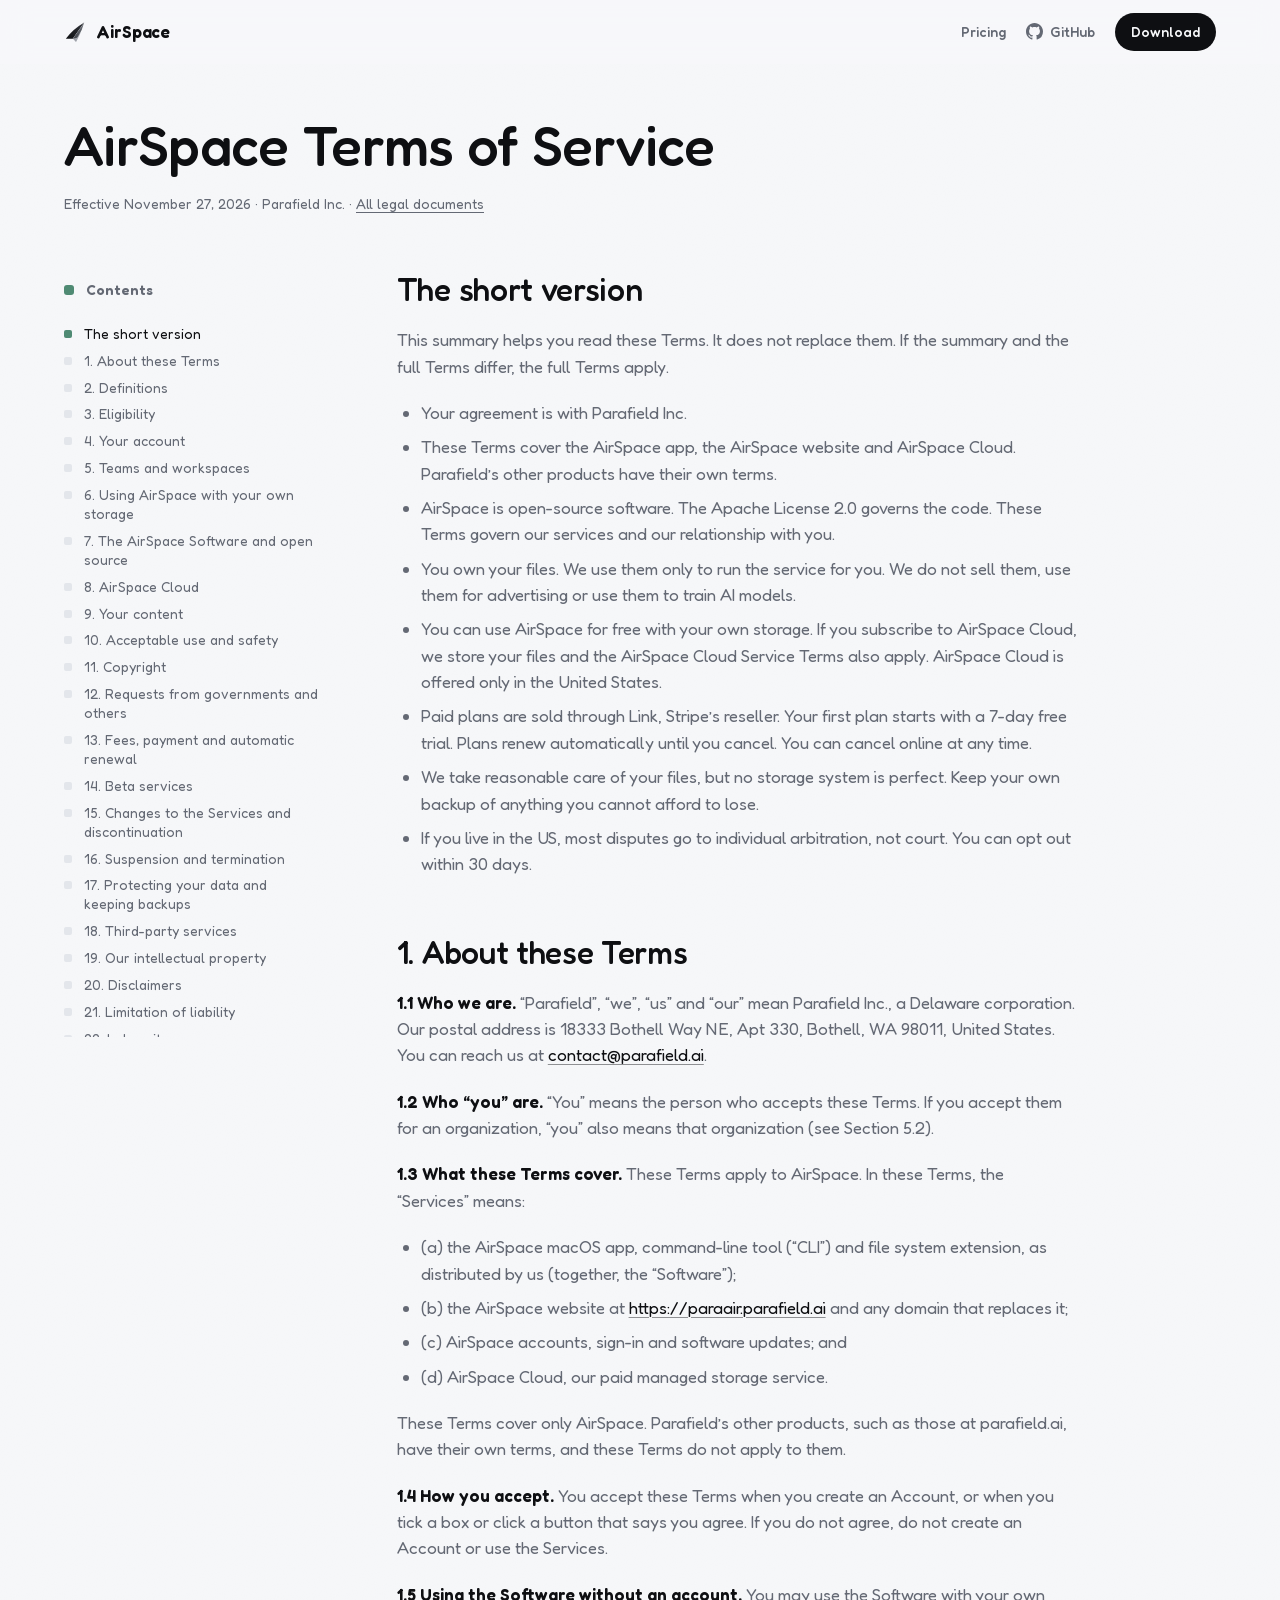
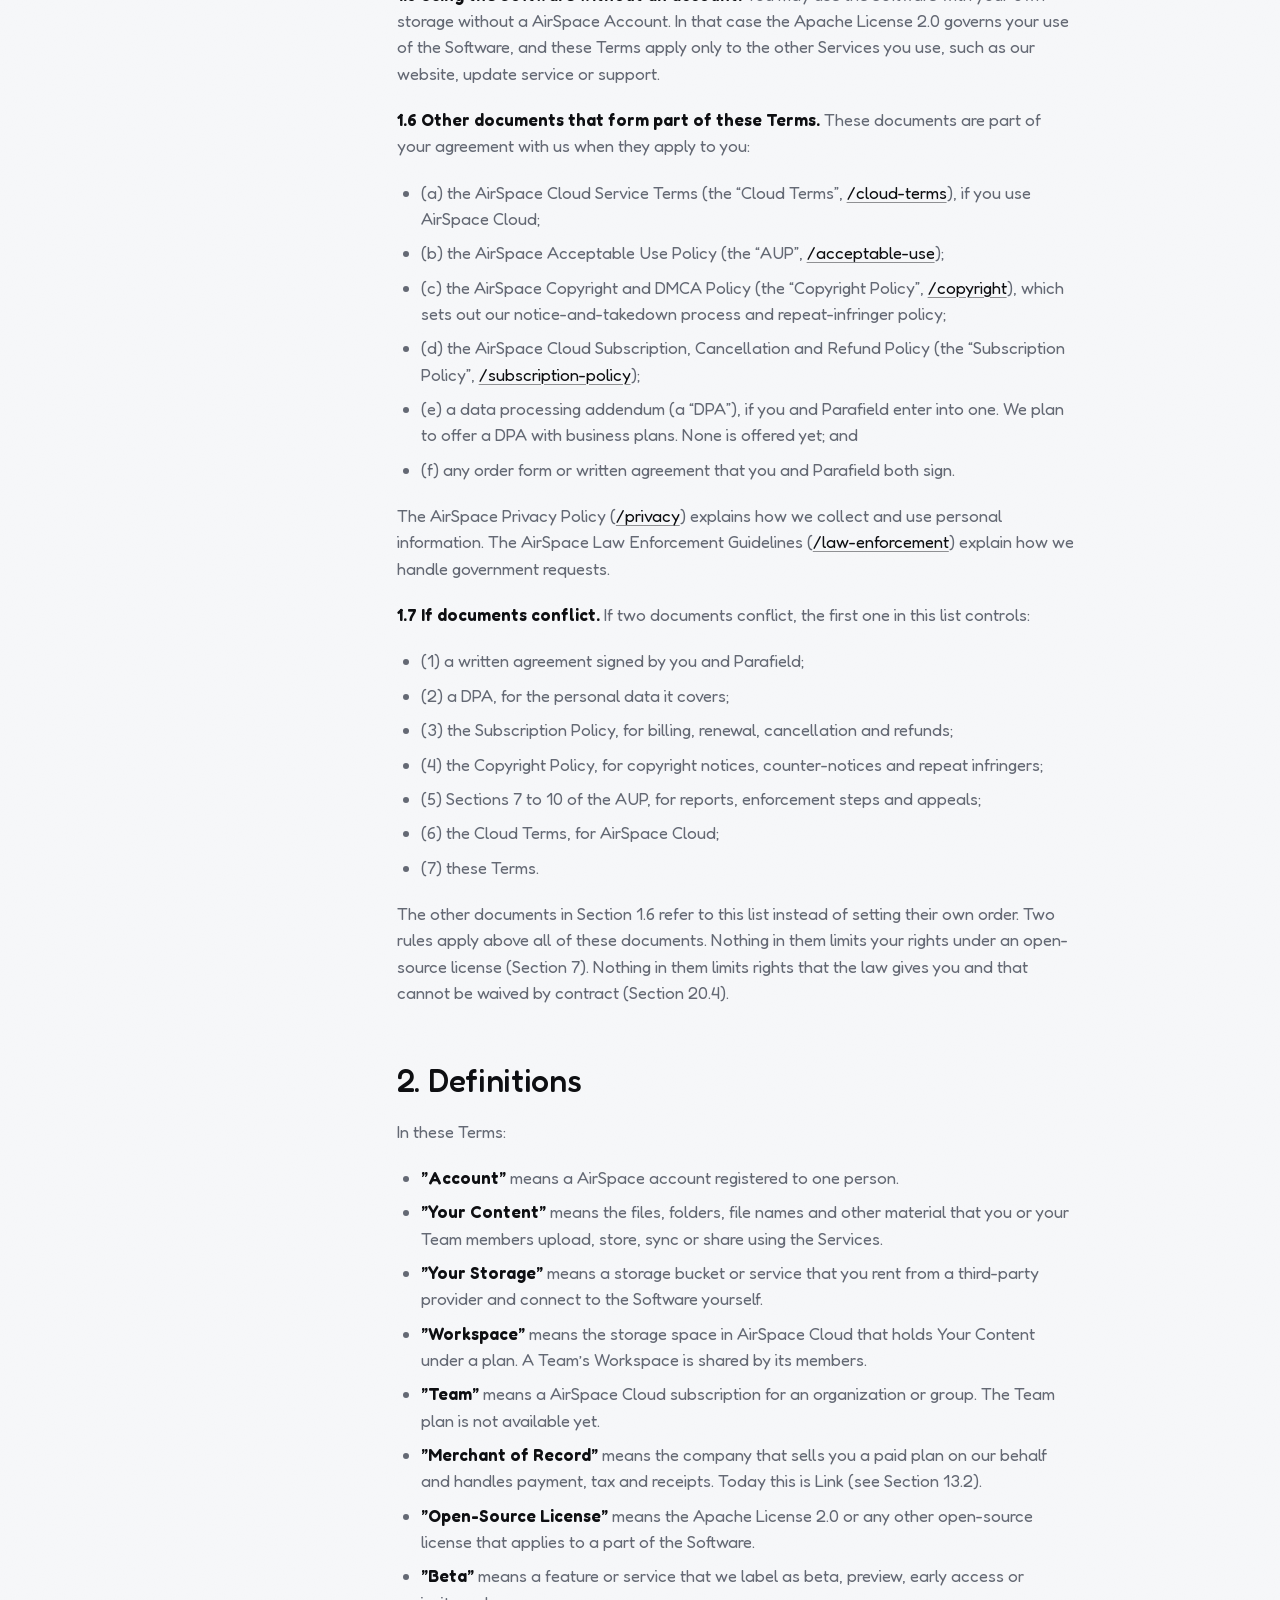
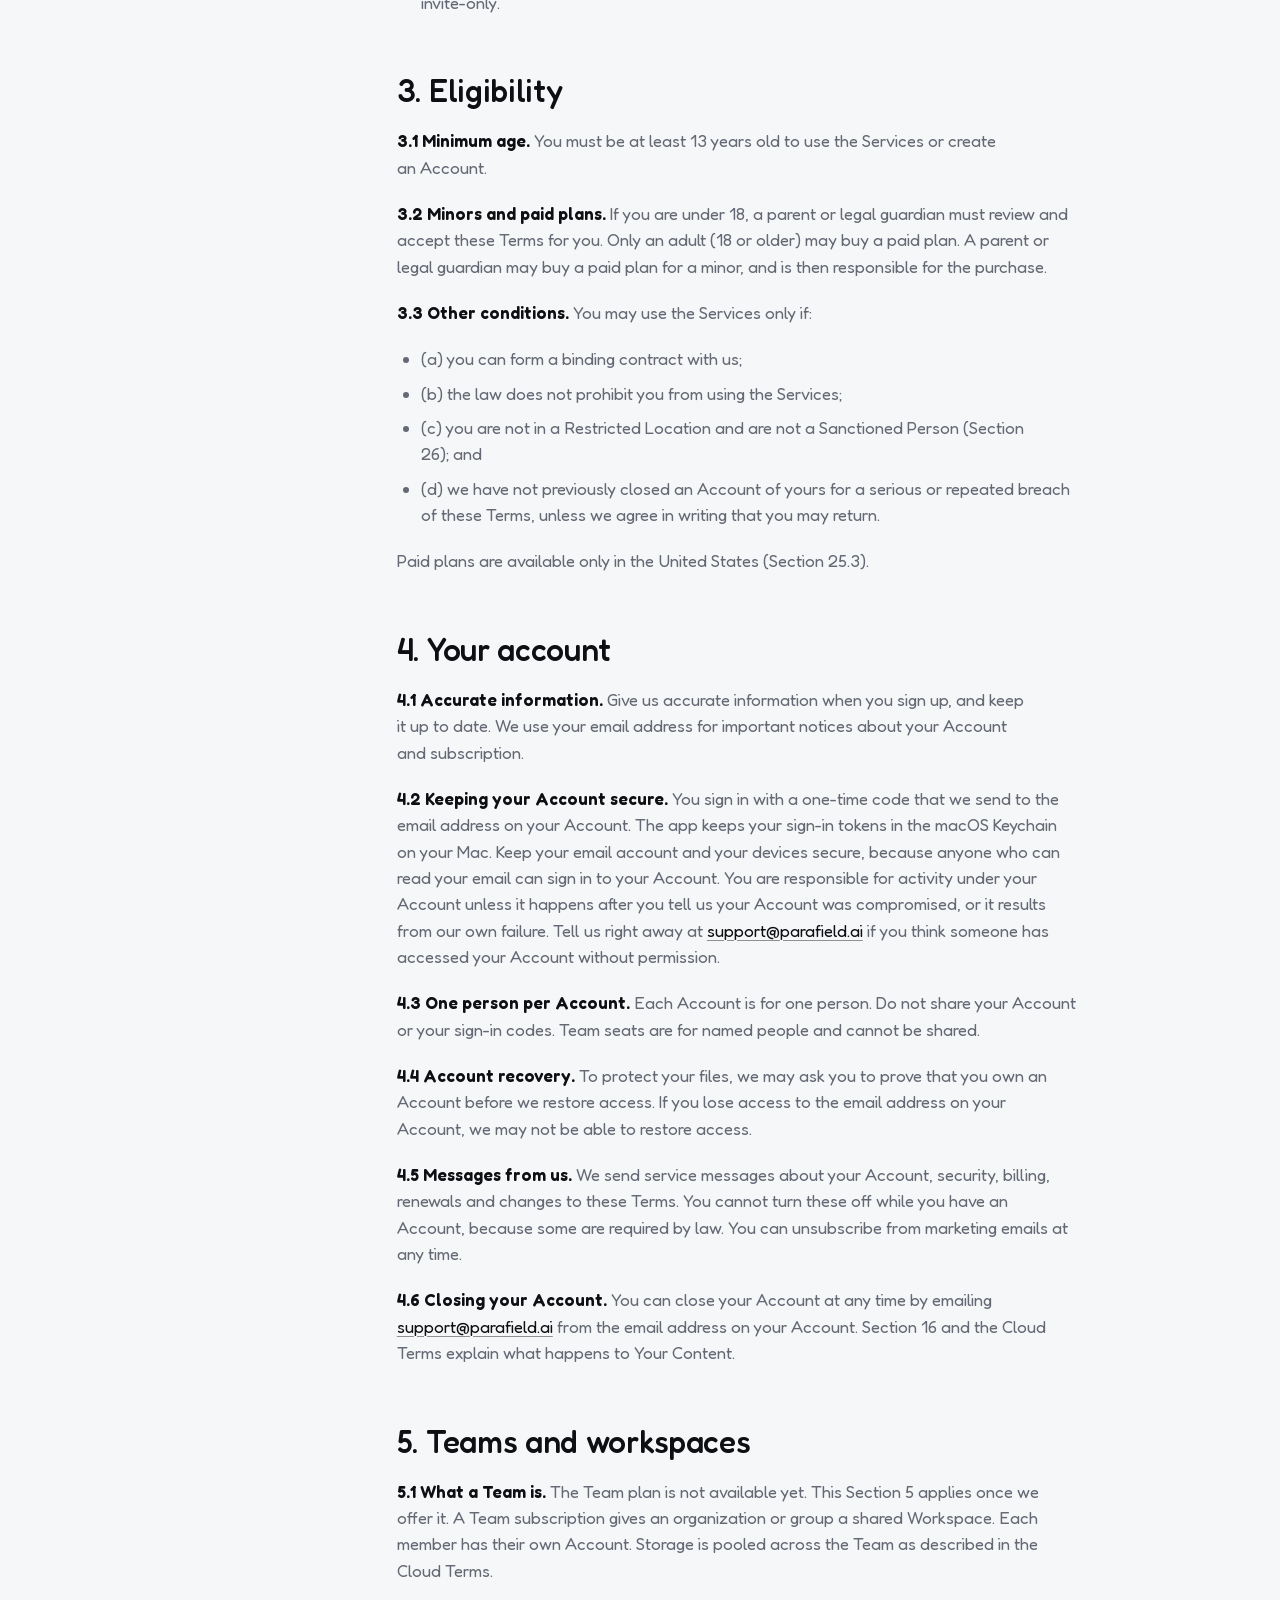
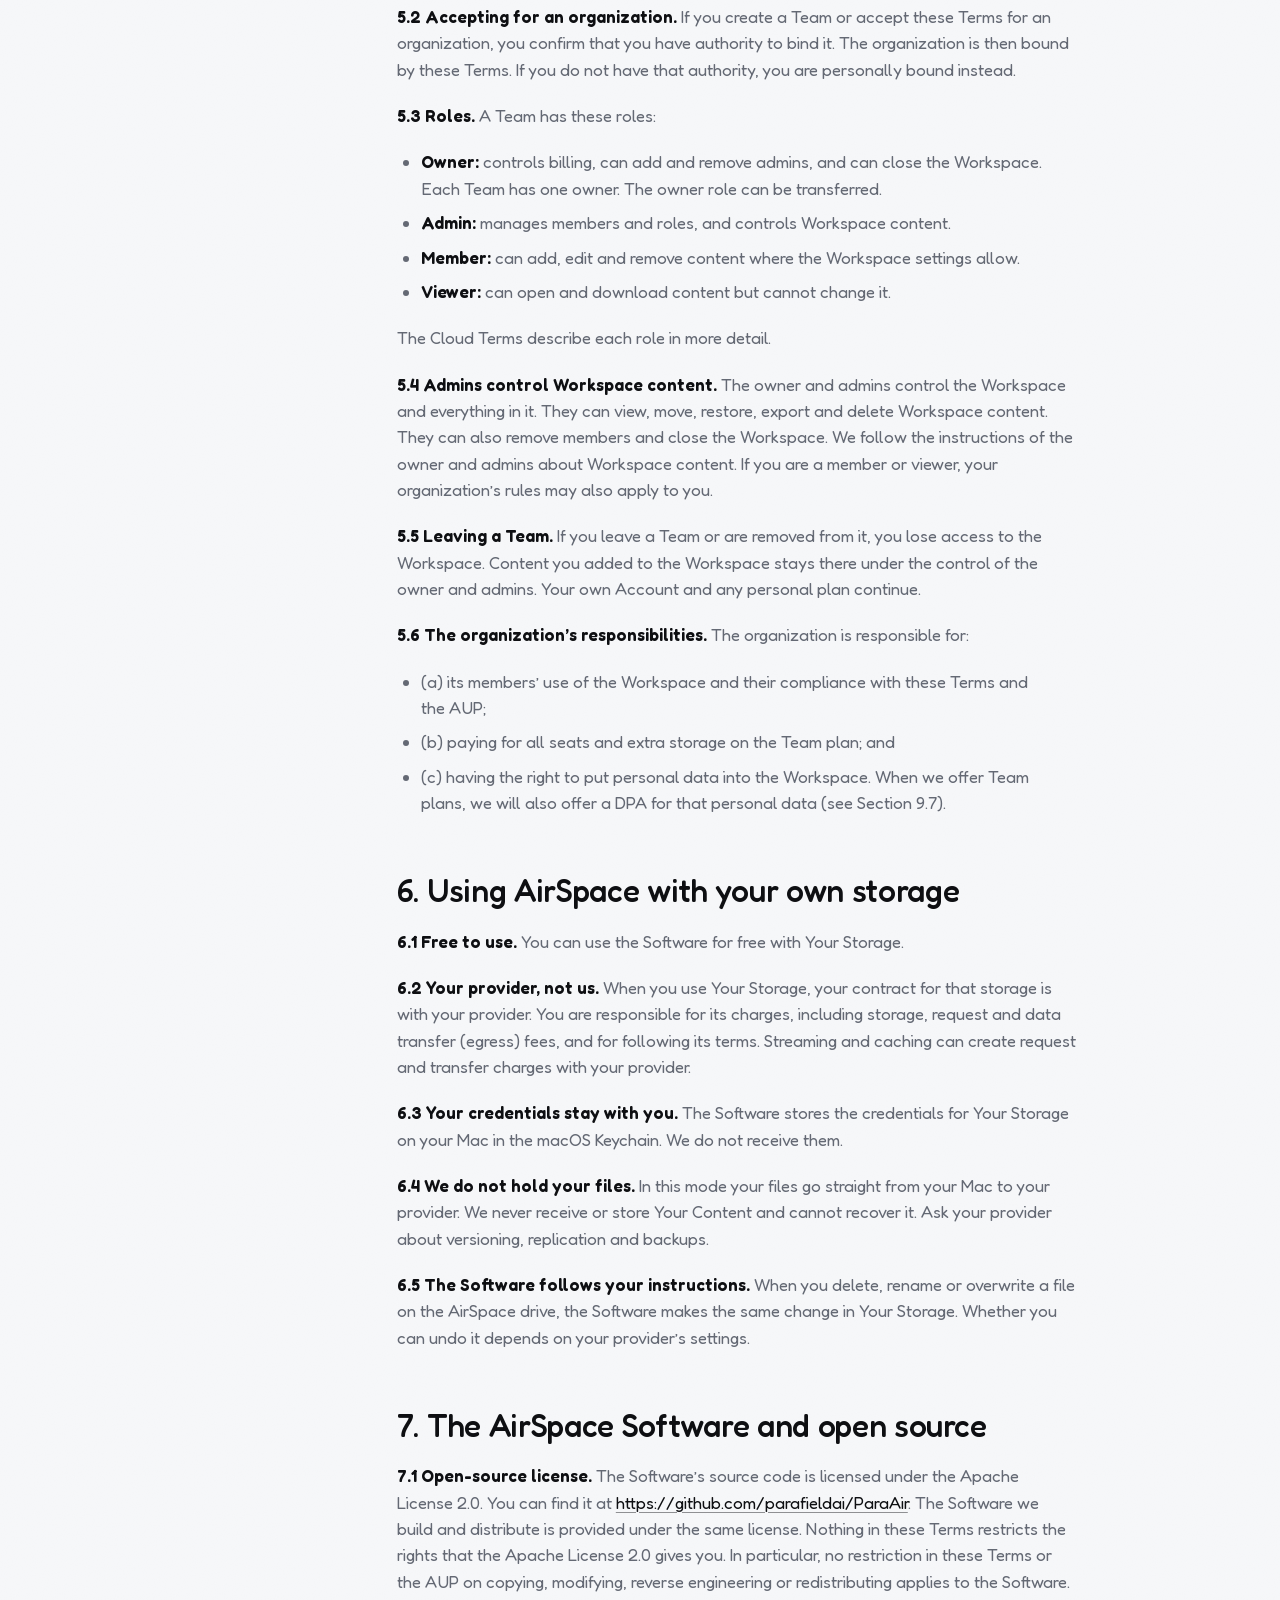
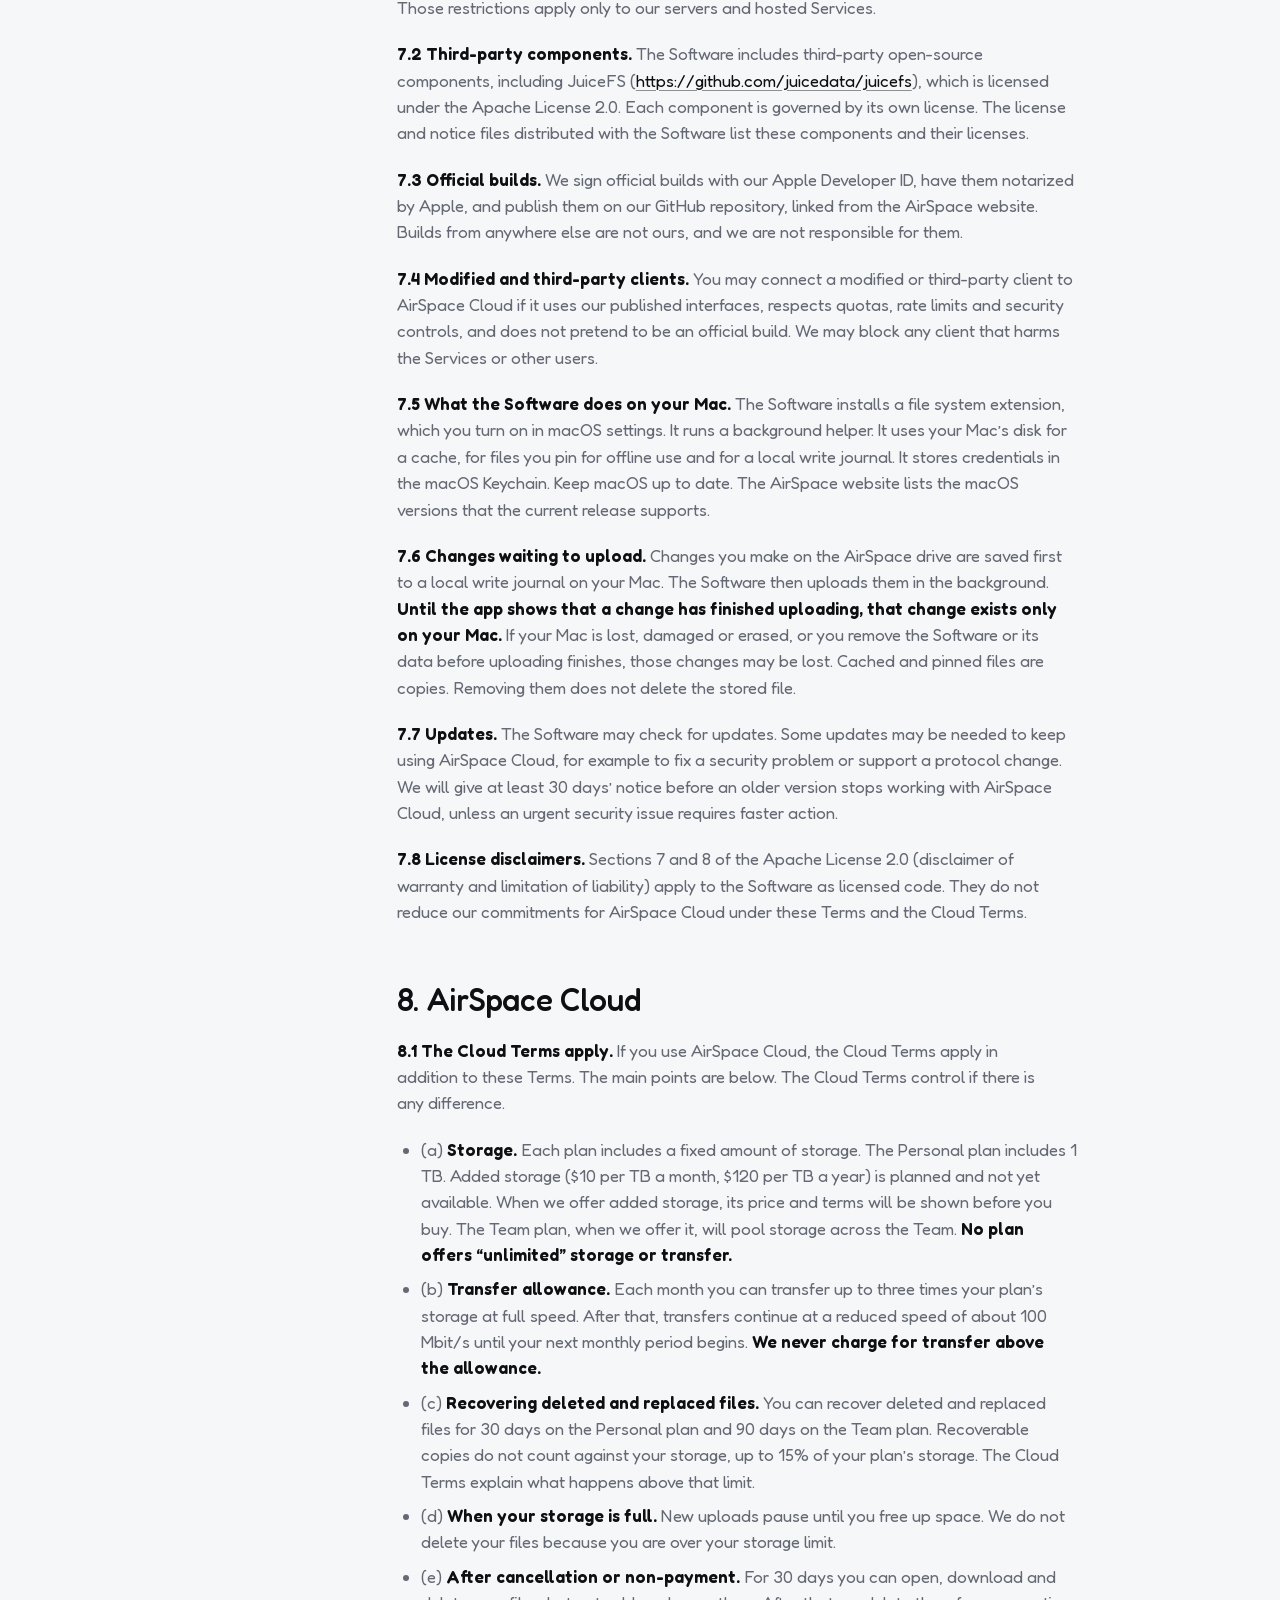
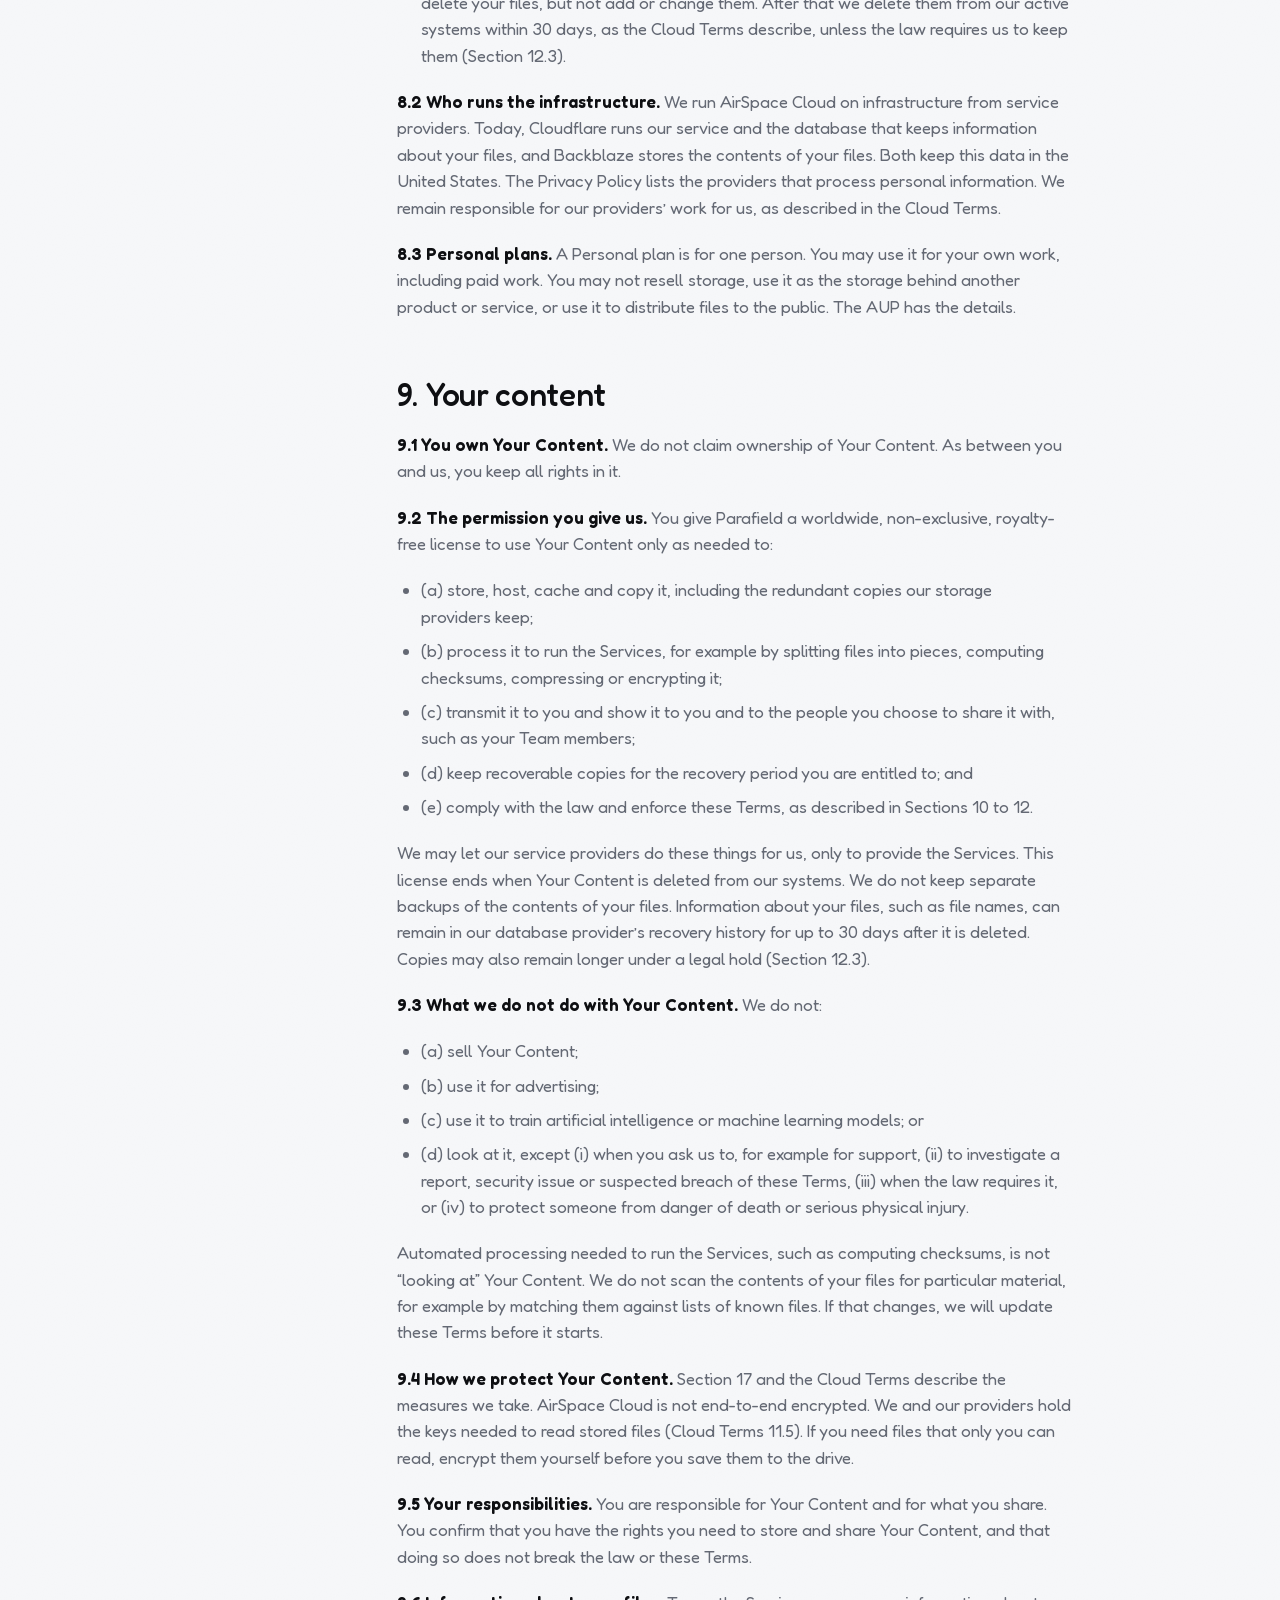
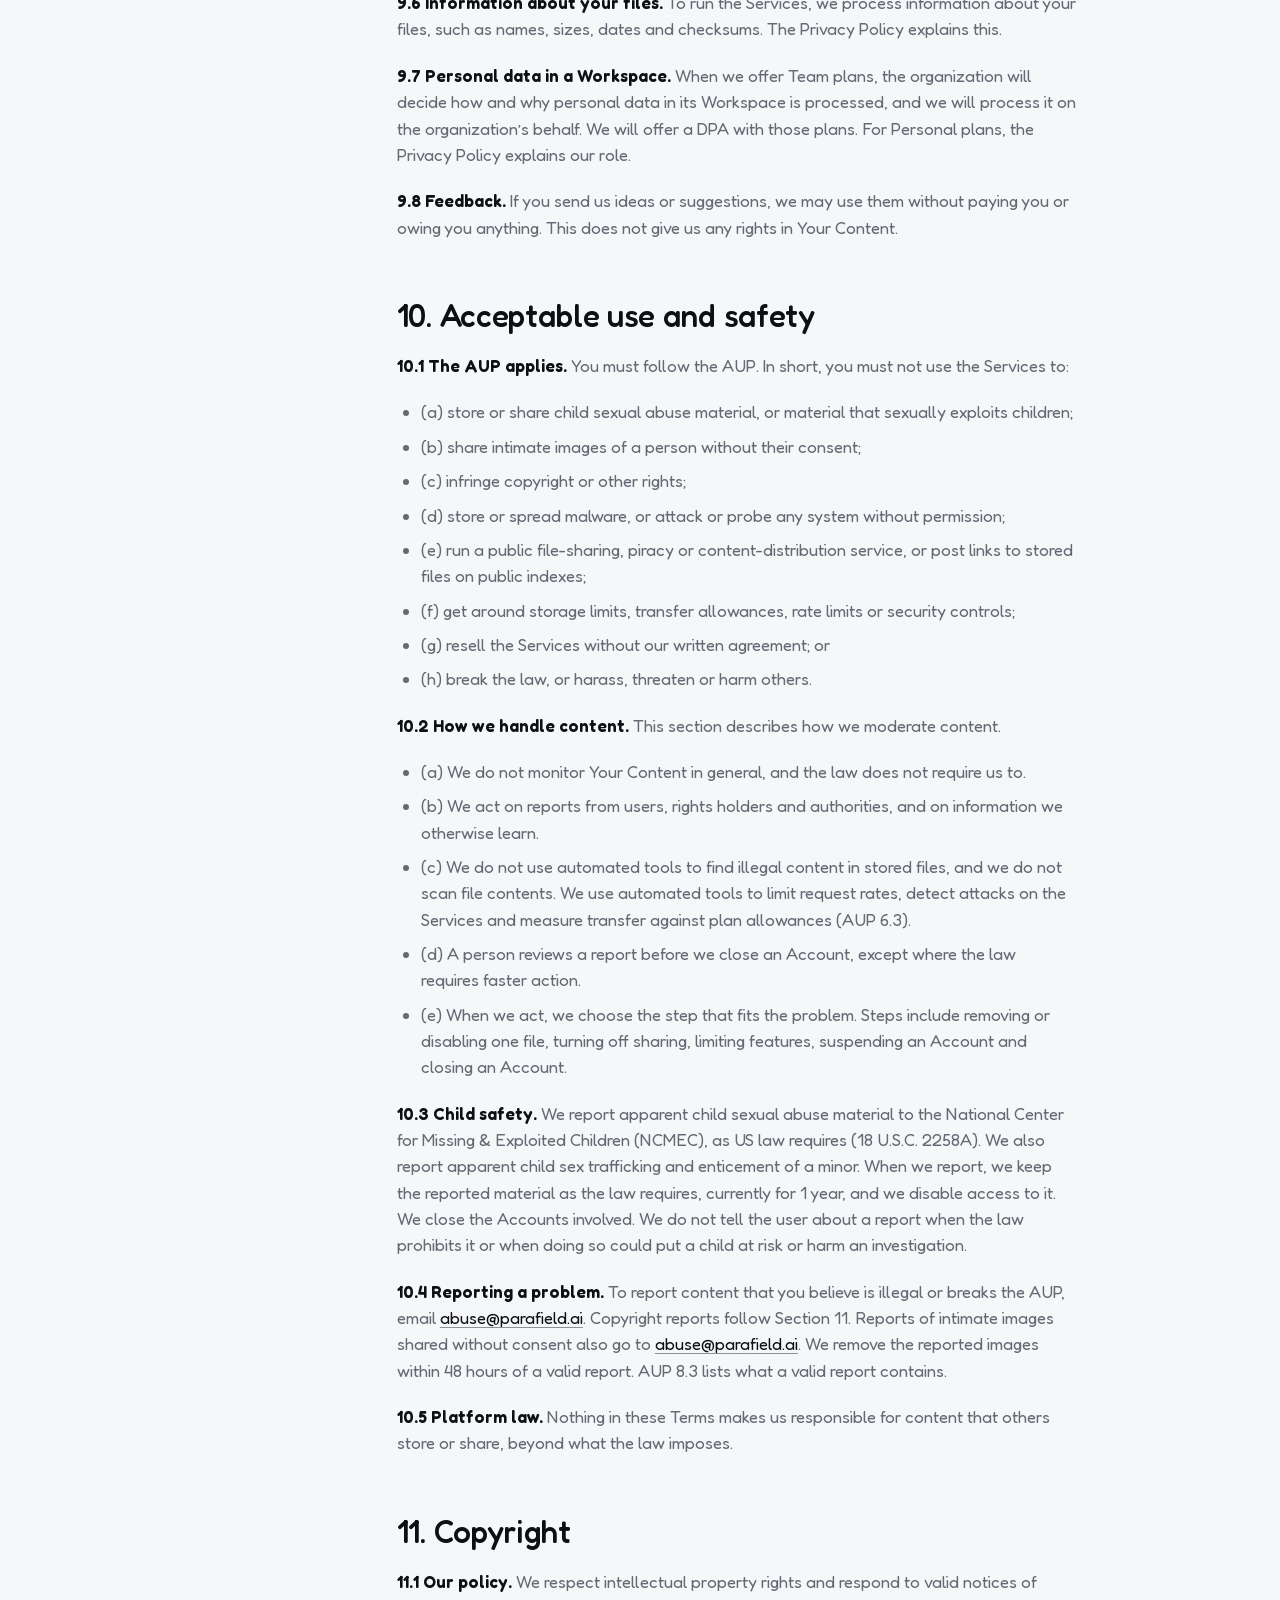
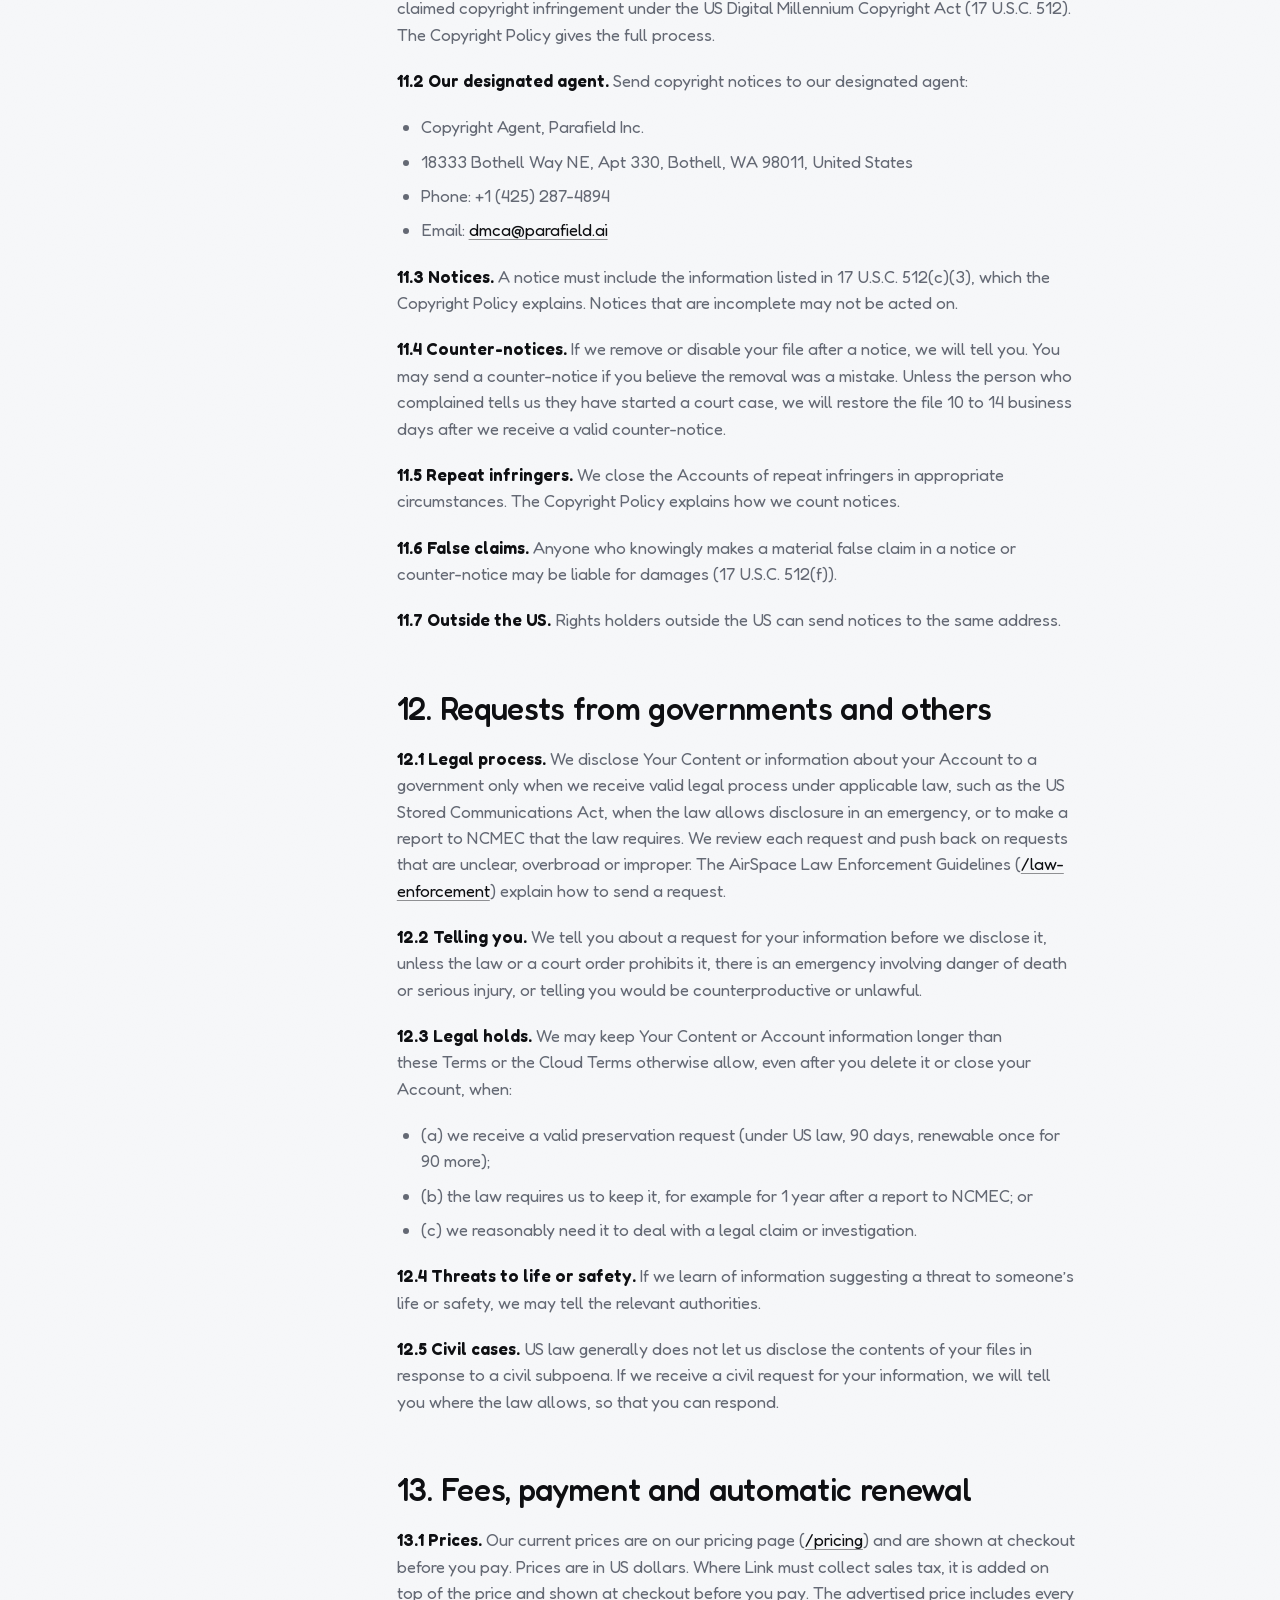
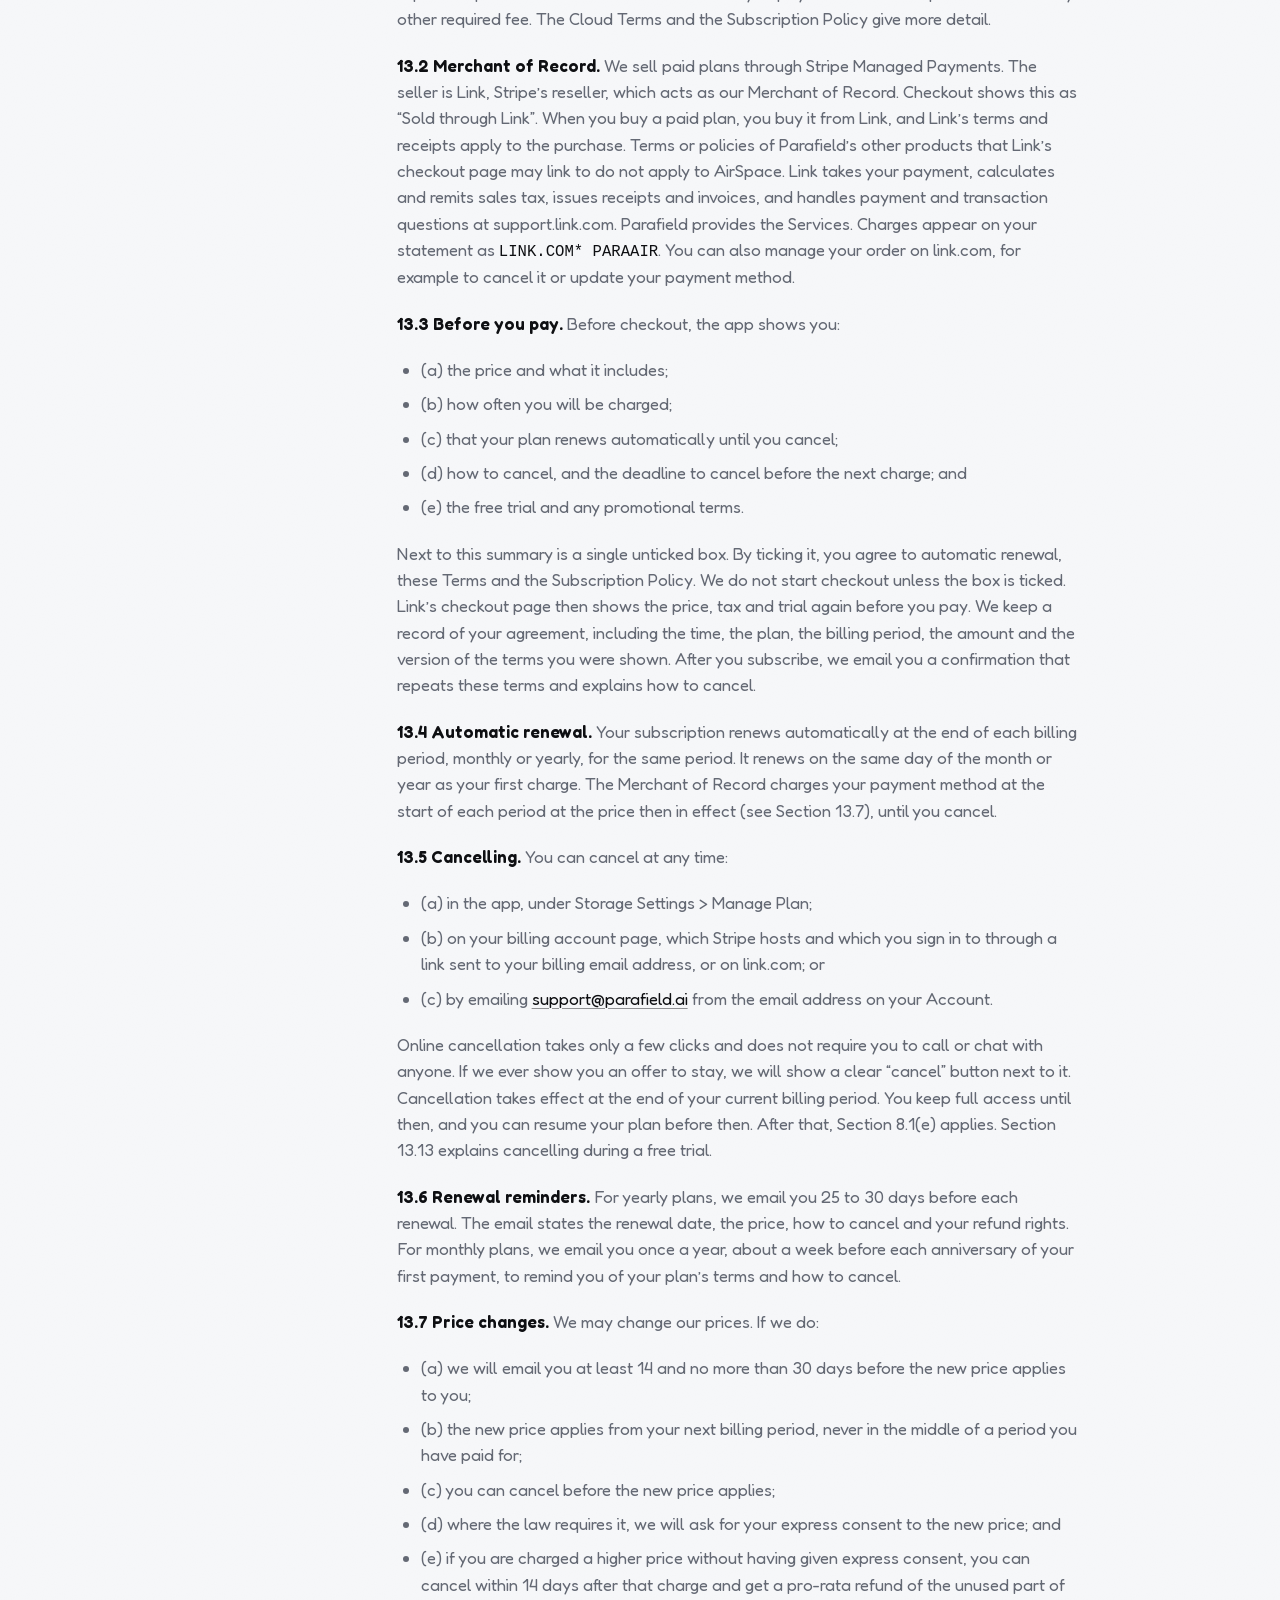
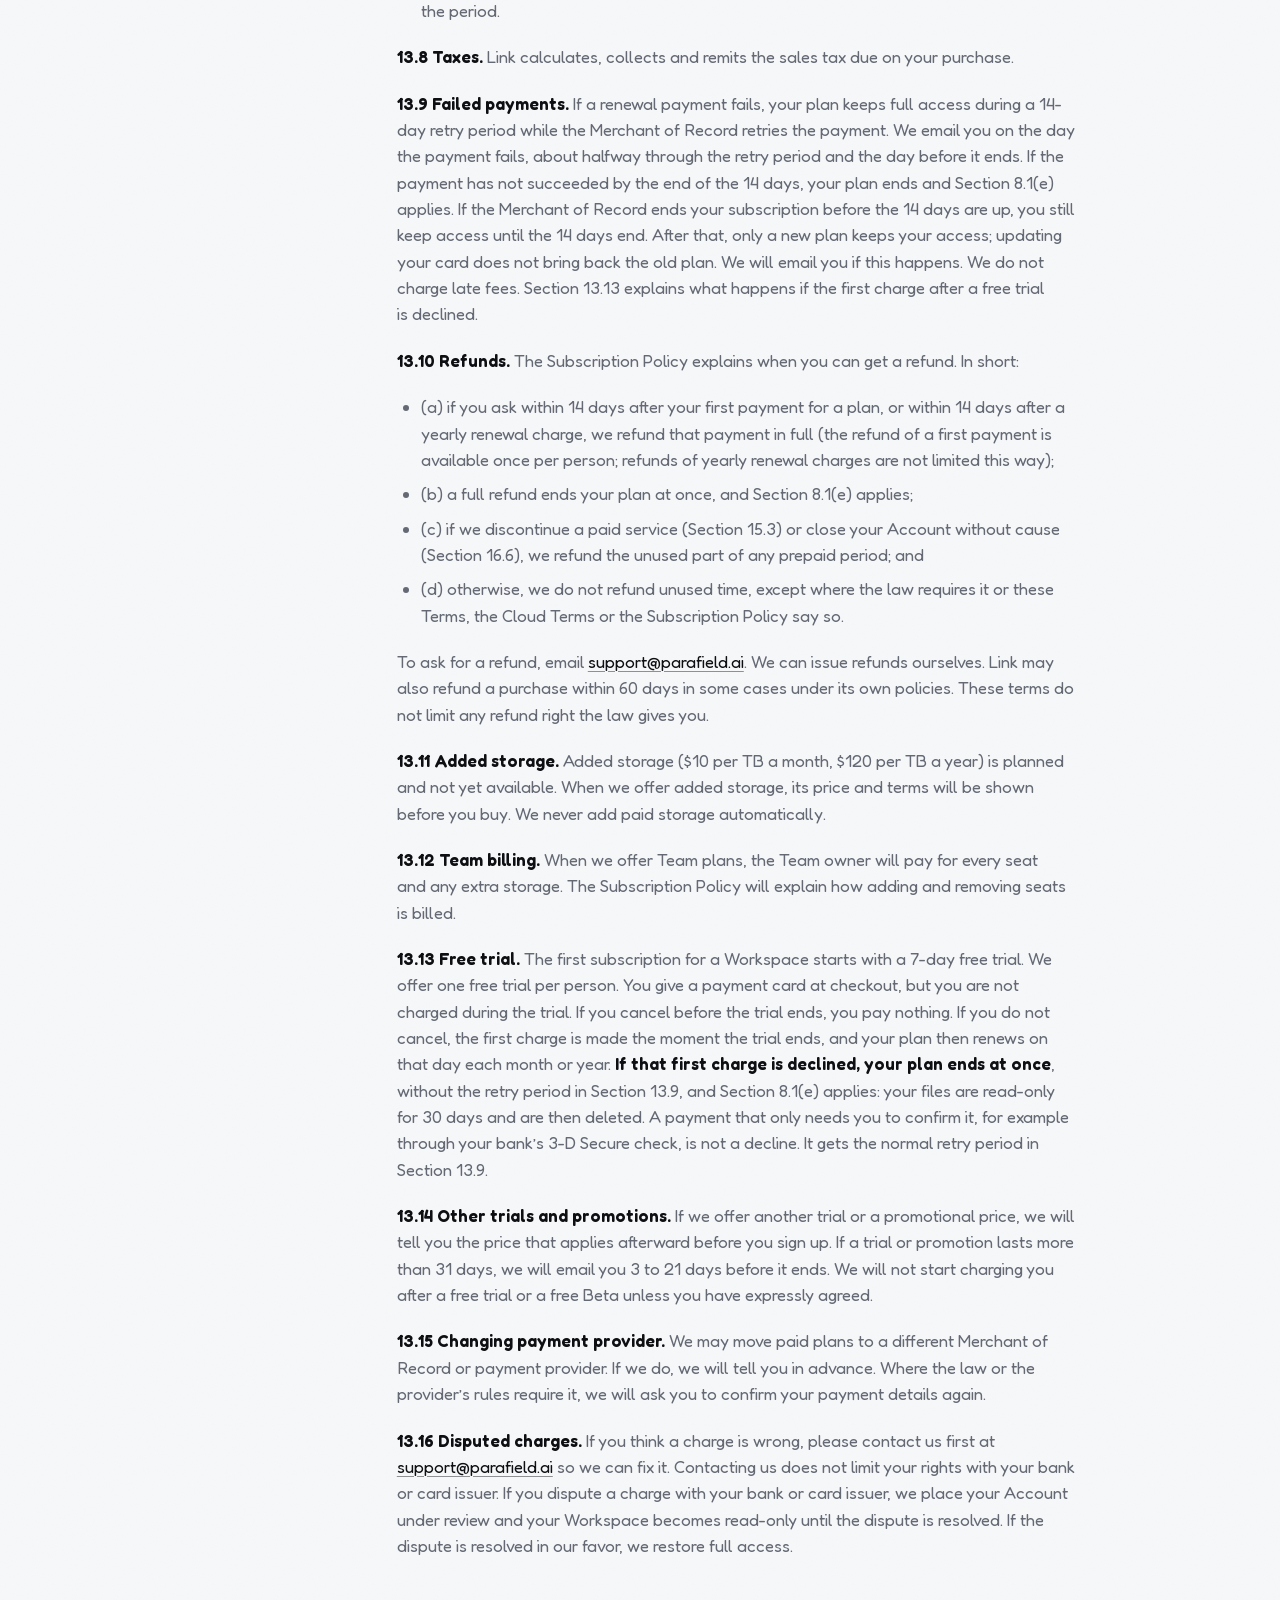
<file: site/terms.html>
<!doctype html>
<html lang="en">
<head>
  <meta charset="utf-8">
  <meta name="viewport" content="width=device-width, initial-scale=1">
  <title>AirSpace Terms of Service · AirSpace</title>
  <meta name="description" content="The agreement for the AirSpace app, this website and AirSpace Cloud.">
  <meta name="color-scheme" content="light">
  <link rel="canonical" href="https://paraair.parafield.ai/terms">
  <meta property="og:type" content="website">
  <meta property="og:site_name" content="AirSpace">
  <meta property="og:url" content="https://paraair.parafield.ai/terms">
  <meta property="og:title" content="AirSpace Terms of Service">
  <meta property="og:description" content="The agreement for the AirSpace app, this website and AirSpace Cloud.">
  <meta property="og:image" content="https://paraair.parafield.ai/og-card.png">
  <meta property="og:image:width" content="1200">
  <meta property="og:image:height" content="630">
  <meta property="og:image:alt" content="The AirSpace paper plane and the words: Cloud storage, as a Mac drive.">
  <meta name="twitter:card" content="summary_large_image">
  <meta name="twitter:title" content="AirSpace Terms of Service">
  <meta name="twitter:description" content="The agreement for the AirSpace app, this website and AirSpace Cloud.">
  <meta name="twitter:image" content="https://paraair.parafield.ai/og-card.png">
  <meta name="twitter:image:alt" content="The AirSpace paper plane and the words: Cloud storage, as a Mac drive.">
  <link rel="icon" href="glide.svg" type="image/svg+xml">
  <link rel="stylesheet" href="styles.css">
</head>
<body class="legal-page">
  <a class="skip" href="#main">Skip to content</a>
  <header class="masthead">
    <a class="brand" href="/" aria-label="AirSpace home">
      <svg class="brand-mark" viewBox="0 0 100 100" aria-hidden="true"><!-- mark --><defs><linearGradient id="bm-wingLit" gradientUnits="userSpaceOnUse" x1="93.6" y1="4" x2="6.4" y2="81.2"><stop offset="0" stop-color="#33353B"/><stop offset="1" stop-color="#0E0F12"/></linearGradient><linearGradient id="bm-keelLit" gradientUnits="userSpaceOnUse" x1="93.6" y1="4" x2="55.1" y2="96"><stop offset="0" stop-color="#D9DBDF"/><stop offset="1" stop-color="#9A9EA6"/></linearGradient><linearGradient id="bm-wing" gradientUnits="userSpaceOnUse" x1="93.6" y1="4" x2="40.2" y2="81.1"><stop offset="0" stop-color="#74787F"/><stop offset="1" stop-color="#42454C"/></linearGradient></defs><path fill="url(#bm-wingLit)" d="M89.6 9.8L40.2 81.1Q25.8 79.1 11.4 81.2Q6.4 81.2 10.1 77.9Q42.3 35.4 88.4 8.6Q93.6 4 89.6 9.8Z"/><path fill="url(#bm-keelLit)" d="M83.9 20.7L40.2 81.1Q46.5 86.5 51.9 92.8Q55.1 96 56.7 91.8Q77.4 59 83.9 20.7Z"/><path fill="url(#bm-wing)" d="M90.7 10.4Q82.9 43.9 62.9 71.9Q60.8 76.5 55.9 77.6Q47.8 78.2 40.2 81.1L89.6 9.8Q93.6 4 90.7 10.4Z"/><path fill="none" stroke="#FFFFFF" stroke-opacity="0.42" stroke-width="0.9" stroke-linecap="round" d="M90 9.2L40.2 81.1"/><path fill="none" stroke="#FFFFFF" stroke-opacity=".35" stroke-width="0.6" stroke-linecap="round" d="M10.1 77.9Q42.3 35.4 88.4 8.6"/><!-- /mark --></svg>
      <span>AirSpace</span>
    </a>
    <nav class="nav" aria-label="Primary">
      <div class="nav-group">
        <a class="nav-link" href="/pricing">Pricing</a>
        <a class="nav-link" href="https://github.com/parafieldai/ParaAir" aria-label="AirSpace source code on GitHub">
          <svg class="nav-icon" viewBox="0 0 16 16" aria-hidden="true"><path d="M8 0C3.58 0 0 3.58 0 8c0 3.54 2.29 6.53 5.47 7.59.4.07.55-.17.55-.38 0-.19-.01-.82-.01-1.49-2.01.37-2.53-.49-2.69-.94-.09-.23-.48-.94-.82-1.13-.28-.15-.68-.52-.01-.53.63-.01 1.08.58 1.23.82.72 1.21 1.87.87 2.33.66.07-.52.28-.87.51-1.07-1.78-.2-3.64-.89-3.64-3.95 0-.87.31-1.59.82-2.15-.08-.2-.36-1.02.08-2.12 0 0 .67-.21 2.2.82.64-.18 1.32-.27 2-.27.68 0 1.36.09 2 .27 1.53-1.04 2.2-.82 2.2-.82.44 1.1.16 1.92.08 2.12.51.56.82 1.27.82 2.15 0 3.07-1.87 3.75-3.65 3.95.29.25.54.73.54 1.48 0 1.07-.01 1.93-.01 2.2 0 .21.15.46.55.38A8.013 8.013 0 0 0 16 8c0-4.42-3.58-8-8-8z"/></svg>
          <span class="nav-label">GitHub</span>
        </a>
      </div>
      <a class="nav-cta" href="/#access">Download</a>
    </nav>
  </header>
  <main id="main" class="legal">
    <div class="legal-head">
      <h1>AirSpace Terms of Service</h1>
      <p class="doc-meta">Effective November 27, 2026 · Parafield Inc. · <a href="/legal">All legal documents</a></p>
    </div>
    <div class="legal-body">
      <nav class="toc" aria-label="Contents"><details><summary>Contents</summary><ol role="list"><li><a href="#the-short-version">The short version</a></li><li><a href="#1">1. About these Terms</a></li><li><a href="#2">2. Definitions</a></li><li><a href="#3">3. Eligibility</a></li><li><a href="#4">4. Your account</a></li><li><a href="#5">5. Teams and workspaces</a></li><li><a href="#6">6. Using AirSpace with your own storage</a></li><li><a href="#7">7. The AirSpace Software and open source</a></li><li><a href="#8">8. AirSpace Cloud</a></li><li><a href="#9">9. Your content</a></li><li><a href="#10">10. Acceptable use and safety</a></li><li><a href="#11">11. Copyright</a></li><li><a href="#12">12. Requests from governments and others</a></li><li><a href="#13">13. Fees, payment and automatic renewal</a></li><li><a href="#14">14. Beta services</a></li><li><a href="#15">15. Changes to the Services and discontinuation</a></li><li><a href="#16">16. Suspension and termination</a></li><li><a href="#17">17. Protecting your data and keeping backups</a></li><li><a href="#18">18. Third-party services</a></li><li><a href="#19">19. Our intellectual property</a></li><li><a href="#20">20. Disclaimers</a></li><li><a href="#21">21. Limitation of liability</a></li><li><a href="#22">22. Indemnity</a></li><li><a href="#23">23. Resolving disputes informally</a></li><li><a href="#24">24. Arbitration and class-action waiver</a></li><li><a href="#25">25. Governing law, courts and where AirSpace is offered</a></li><li><a href="#26">26. Export controls and sanctions</a></li><li><a href="#27">27. Changes to these Terms</a></li><li><a href="#28">28. Notices and electronic communications</a></li><li><a href="#29">29. General terms</a></li><li><a href="#30">30. Contact us</a></li></ol></details></nav>
      <article class="doc">
        <h2 id="the-short-version"><a class="anchor" href="#the-short-version">The short version</a></h2>
        <p>This summary helps you read these Terms. It does not replace them. If the summary and the full Terms differ, the full Terms apply.</p>
        <ul><li>Your agreement is with Parafield Inc.</li><li>These Terms cover the AirSpace app, the AirSpace website and AirSpace Cloud. Parafield’s other products have their own terms.</li><li>AirSpace is open-source software. The Apache License 2.0 governs the code. These Terms govern our services and our relationship with you.</li><li>You own your files. We use them only to run the service for you. We do not sell them, use them for advertising or use them to train AI models.</li><li>You can use AirSpace for free with your own storage. If you subscribe to AirSpace Cloud, we store your files and the AirSpace Cloud Service Terms also apply. AirSpace Cloud is offered only in the United States.</li><li>Paid plans are sold through Link, Stripe’s reseller. Your first plan starts with a 7-day free trial. Plans renew automatically until you cancel. You can cancel online at any time.</li><li>We take reasonable care of your files, but no storage system is perfect. Keep your own backup of anything you cannot afford to lose.</li><li>If you live in the US, most disputes go to individual arbitration, not court. You can opt out within 30 days.</li></ul>
        <h2 id="1"><a class="anchor" href="#1">1. About these Terms</a></h2>
        <p class="clause" id="1.1"><strong><a class="anchor clause-number" href="#1.1">1.1</a> Who we are.</strong> “Parafield”, “we”, “us” and “our” mean Parafield Inc., a Delaware corporation. Our postal address is 18333 Bothell Way NE, Apt 330, Bothell, WA 98011, United States. You can reach us at <a href="mailto:contact@parafield.ai">contact@parafield.ai</a>.</p>
        <p class="clause" id="1.2"><strong><a class="anchor clause-number" href="#1.2">1.2</a> Who “you” are.</strong> “You” means the person who accepts these Terms. If you accept them for an organization, “you” also means that organization (see Section 5.2).</p>
        <p class="clause" id="1.3"><strong><a class="anchor clause-number" href="#1.3">1.3</a> What these Terms cover.</strong> These Terms apply to AirSpace. In these Terms, the “Services” means:</p>
        <ul><li>(a) the AirSpace macOS app, command-line tool (“CLI”) and file system extension, as distributed by us (together, the “Software”);</li><li>(b) the AirSpace website at <a href="https://paraair.parafield.ai" rel="noopener">https://paraair.parafield.ai</a> and any domain that replaces it;</li><li>(c) AirSpace accounts, sign-in and software updates; and</li><li>(d) AirSpace Cloud, our paid managed storage service.</li></ul>
        <p>These Terms cover only AirSpace. Parafield’s other products, such as those at parafield.ai, have their own terms, and these Terms do not apply to them.</p>
        <p class="clause" id="1.4"><strong><a class="anchor clause-number" href="#1.4">1.4</a> How you accept.</strong> You accept these Terms when you create an Account, or when you tick a box or click a button that says you agree. If you do not agree, do not create an Account or use the Services.</p>
        <p class="clause" id="1.5"><strong><a class="anchor clause-number" href="#1.5">1.5</a> Using the Software without an account.</strong> You may use the Software with your own storage without a AirSpace Account. In that case the Apache License 2.0 governs your use of the Software, and these Terms apply only to the other Services you use, such as our website, update service or support.</p>
        <p class="clause" id="1.6"><strong><a class="anchor clause-number" href="#1.6">1.6</a> Other documents that form part of these Terms.</strong> These documents are part of your agreement with us when they apply to you:</p>
        <ul><li>(a) the AirSpace Cloud Service Terms (the “Cloud Terms”, <a href="/cloud-terms">/cloud-terms</a>), if you use AirSpace Cloud;</li><li>(b) the AirSpace Acceptable Use Policy (the “AUP”, <a href="/acceptable-use">/acceptable-use</a>);</li><li>(c) the AirSpace Copyright and DMCA Policy (the “Copyright Policy”, <a href="/copyright">/copyright</a>), which sets out our notice-and-takedown process and repeat-infringer policy;</li><li>(d) the AirSpace Cloud Subscription, Cancellation and Refund Policy (the “Subscription Policy”, <a href="/subscription-policy">/subscription-policy</a>);</li><li>(e) a data processing addendum (a “DPA”), if you and Parafield enter into one. We plan to offer a DPA with business plans. None is offered yet; and</li><li>(f) any order form or written agreement that you and Parafield both sign.</li></ul>
        <p>The AirSpace Privacy Policy (<a href="/privacy">/privacy</a>) explains how we collect and use personal information. The AirSpace Law Enforcement Guidelines (<a href="/law-enforcement">/law-enforcement</a>) explain how we handle government requests.</p>
        <p class="clause" id="1.7"><strong><a class="anchor clause-number" href="#1.7">1.7</a> If documents conflict.</strong> If two documents conflict, the first one in this list controls:</p>
        <ul><li>(1) a written agreement signed by you and Parafield;</li><li>(2) a DPA, for the personal data it covers;</li><li>(3) the Subscription Policy, for billing, renewal, cancellation and refunds;</li><li>(4) the Copyright Policy, for copyright notices, counter-notices and repeat infringers;</li><li>(5) Sections 7 to 10 of the AUP, for reports, enforcement steps and appeals;</li><li>(6) the Cloud Terms, for AirSpace Cloud;</li><li>(7) these Terms.</li></ul>
        <p>The other documents in Section 1.6 refer to this list instead of setting their own order. Two rules apply above all of these documents. Nothing in them limits your rights under an open-source license (Section 7). Nothing in them limits rights that the law gives you and that cannot be waived by contract (Section 20.4).</p>
        <h2 id="2"><a class="anchor" href="#2">2. Definitions</a></h2>
        <p>In these Terms:</p>
        <ul><li><strong>”Account”</strong> means a AirSpace account registered to one person.</li><li><strong>”Your Content”</strong> means the files, folders, file names and other material that you or your Team members upload, store, sync or share using the Services.</li><li><strong>”Your Storage”</strong> means a storage bucket or service that you rent from a third-party provider and connect to the Software yourself.</li><li><strong>”Workspace”</strong> means the storage space in AirSpace Cloud that holds Your Content under a plan. A Team’s Workspace is shared by its members.</li><li><strong>”Team”</strong> means a AirSpace Cloud subscription for an organization or group. The Team plan is not available yet.</li><li><strong>”Merchant of Record”</strong> means the company that sells you a paid plan on our behalf and handles payment, tax and receipts. Today this is Link (see Section 13.2).</li><li><strong>”Open-Source License”</strong> means the Apache License 2.0 or any other open-source license that applies to a part of the Software.</li><li><strong>”Beta”</strong> means a feature or service that we label as beta, preview, early access or invite-only.</li></ul>
        <h2 id="3"><a class="anchor" href="#3">3. Eligibility</a></h2>
        <p class="clause" id="3.1"><strong><a class="anchor clause-number" href="#3.1">3.1</a> Minimum age.</strong> You must be at least 13 years old to use the Services or create an Account.</p>
        <p class="clause" id="3.2"><strong><a class="anchor clause-number" href="#3.2">3.2</a> Minors and paid plans.</strong> If you are under 18, a parent or legal guardian must review and accept these Terms for you. Only an adult (18 or older) may buy a paid plan. A parent or legal guardian may buy a paid plan for a minor, and is then responsible for the purchase.</p>
        <p class="clause" id="3.3"><strong><a class="anchor clause-number" href="#3.3">3.3</a> Other conditions.</strong> You may use the Services only if:</p>
        <ul><li>(a) you can form a binding contract with us;</li><li>(b) the law does not prohibit you from using the Services;</li><li>(c) you are not in a Restricted Location and are not a Sanctioned Person (Section 26); and</li><li>(d) we have not previously closed an Account of yours for a serious or repeated breach of these Terms, unless we agree in writing that you may return.</li></ul>
        <p>Paid plans are available only in the United States (Section 25.3).</p>
        <h2 id="4"><a class="anchor" href="#4">4. Your account</a></h2>
        <p class="clause" id="4.1"><strong><a class="anchor clause-number" href="#4.1">4.1</a> Accurate information.</strong> Give us accurate information when you sign up, and keep it up to date. We use your email address for important notices about your Account and subscription.</p>
        <p class="clause" id="4.2"><strong><a class="anchor clause-number" href="#4.2">4.2</a> Keeping your Account secure.</strong> You sign in with a one-time code that we send to the email address on your Account. The app keeps your sign-in tokens in the macOS Keychain on your Mac. Keep your email account and your devices secure, because anyone who can read your email can sign in to your Account. You are responsible for activity under your Account unless it happens after you tell us your Account was compromised, or it results from our own failure. Tell us right away at <a href="mailto:support@parafield.ai">support@parafield.ai</a> if you think someone has accessed your Account without permission.</p>
        <p class="clause" id="4.3"><strong><a class="anchor clause-number" href="#4.3">4.3</a> One person per Account.</strong> Each Account is for one person. Do not share your Account or your sign-in codes. Team seats are for named people and cannot be shared.</p>
        <p class="clause" id="4.4"><strong><a class="anchor clause-number" href="#4.4">4.4</a> Account recovery.</strong> To protect your files, we may ask you to prove that you own an Account before we restore access. If you lose access to the email address on your Account, we may not be able to restore access.</p>
        <p class="clause" id="4.5"><strong><a class="anchor clause-number" href="#4.5">4.5</a> Messages from us.</strong> We send service messages about your Account, security, billing, renewals and changes to these Terms. You cannot turn these off while you have an Account, because some are required by law. You can unsubscribe from marketing emails at any time.</p>
        <p class="clause" id="4.6"><strong><a class="anchor clause-number" href="#4.6">4.6</a> Closing your Account.</strong> You can close your Account at any time by emailing <a href="mailto:support@parafield.ai">support@parafield.ai</a> from the email address on your Account. Section 16 and the Cloud Terms explain what happens to Your Content.</p>
        <h2 id="5"><a class="anchor" href="#5">5. Teams and workspaces</a></h2>
        <p class="clause" id="5.1"><strong><a class="anchor clause-number" href="#5.1">5.1</a> What a Team is.</strong> The Team plan is not available yet. This Section 5 applies once we offer it. A Team subscription gives an organization or group a shared Workspace. Each member has their own Account. Storage is pooled across the Team as described in the Cloud Terms.</p>
        <p class="clause" id="5.2"><strong><a class="anchor clause-number" href="#5.2">5.2</a> Accepting for an organization.</strong> If you create a Team or accept these Terms for an organization, you confirm that you have authority to bind it. The organization is then bound by these Terms. If you do not have that authority, you are personally bound instead.</p>
        <p class="clause" id="5.3"><strong><a class="anchor clause-number" href="#5.3">5.3</a> Roles.</strong> A Team has these roles:</p>
        <ul><li><strong>Owner:</strong> controls billing, can add and remove admins, and can close the Workspace. Each Team has one owner. The owner role can be transferred.</li><li><strong>Admin:</strong> manages members and roles, and controls Workspace content.</li><li><strong>Member:</strong> can add, edit and remove content where the Workspace settings allow.</li><li><strong>Viewer:</strong> can open and download content but cannot change it.</li></ul>
        <p>The Cloud Terms describe each role in more detail.</p>
        <p class="clause" id="5.4"><strong><a class="anchor clause-number" href="#5.4">5.4</a> Admins control Workspace content.</strong> The owner and admins control the Workspace and everything in it. They can view, move, restore, export and delete Workspace content. They can also remove members and close the Workspace. We follow the instructions of the owner and admins about Workspace content. If you are a member or viewer, your organization’s rules may also apply to you.</p>
        <p class="clause" id="5.5"><strong><a class="anchor clause-number" href="#5.5">5.5</a> Leaving a Team.</strong> If you leave a Team or are removed from it, you lose access to the Workspace. Content you added to the Workspace stays there under the control of the owner and admins. Your own Account and any personal plan continue.</p>
        <p class="clause" id="5.6"><strong><a class="anchor clause-number" href="#5.6">5.6</a> The organization’s responsibilities.</strong> The organization is responsible for:</p>
        <ul><li>(a) its members’ use of the Workspace and their compliance with these Terms and the AUP;</li><li>(b) paying for all seats and extra storage on the Team plan; and</li><li>(c) having the right to put personal data into the Workspace. When we offer Team plans, we will also offer a DPA for that personal data (see Section 9.7).</li></ul>
        <h2 id="6"><a class="anchor" href="#6">6. Using AirSpace with your own storage</a></h2>
        <p class="clause" id="6.1"><strong><a class="anchor clause-number" href="#6.1">6.1</a> Free to use.</strong> You can use the Software for free with Your Storage.</p>
        <p class="clause" id="6.2"><strong><a class="anchor clause-number" href="#6.2">6.2</a> Your provider, not us.</strong> When you use Your Storage, your contract for that storage is with your provider. You are responsible for its charges, including storage, request and data transfer (egress) fees, and for following its terms. Streaming and caching can create request and transfer charges with your provider.</p>
        <p class="clause" id="6.3"><strong><a class="anchor clause-number" href="#6.3">6.3</a> Your credentials stay with you.</strong> The Software stores the credentials for Your Storage on your Mac in the macOS Keychain. We do not receive them.</p>
        <p class="clause" id="6.4"><strong><a class="anchor clause-number" href="#6.4">6.4</a> We do not hold your files.</strong> In this mode your files go straight from your Mac to your provider. We never receive or store Your Content and cannot recover it. Ask your provider about versioning, replication and backups.</p>
        <p class="clause" id="6.5"><strong><a class="anchor clause-number" href="#6.5">6.5</a> The Software follows your instructions.</strong> When you delete, rename or overwrite a file on the AirSpace drive, the Software makes the same change in Your Storage. Whether you can undo it depends on your provider’s settings.</p>
        <h2 id="7"><a class="anchor" href="#7">7. The AirSpace Software and open source</a></h2>
        <p class="clause" id="7.1"><strong><a class="anchor clause-number" href="#7.1">7.1</a> Open-source license.</strong> The Software’s source code is licensed under the Apache License 2.0. You can find it at <a href="https://github.com/parafieldai/ParaAir" rel="noopener">https://github.com/parafieldai/ParaAir</a>. The Software we build and distribute is provided under the same license. Nothing in these Terms restricts the rights that the Apache License 2.0 gives you. In particular, no restriction in these Terms or the AUP on copying, modifying, reverse engineering or redistributing applies to the Software. Those restrictions apply only to our servers and hosted Services.</p>
        <p class="clause" id="7.2"><strong><a class="anchor clause-number" href="#7.2">7.2</a> Third-party components.</strong> The Software includes third-party open-source components, including JuiceFS (<a href="https://github.com/juicedata/juicefs" rel="noopener">https://github.com/juicedata/juicefs</a>), which is licensed under the Apache License 2.0. Each component is governed by its own license. The license and notice files distributed with the Software list these components and their licenses.</p>
        <p class="clause" id="7.3"><strong><a class="anchor clause-number" href="#7.3">7.3</a> Official builds.</strong> We sign official builds with our Apple Developer ID, have them notarized by Apple, and publish them on our GitHub repository, linked from the AirSpace website. Builds from anywhere else are not ours, and we are not responsible for them.</p>
        <p class="clause" id="7.4"><strong><a class="anchor clause-number" href="#7.4">7.4</a> Modified and third-party clients.</strong> You may connect a modified or third-party client to AirSpace Cloud if it uses our published interfaces, respects quotas, rate limits and security controls, and does not pretend to be an official build. We may block any client that harms the Services or other users.</p>
        <p class="clause" id="7.5"><strong><a class="anchor clause-number" href="#7.5">7.5</a> What the Software does on your Mac.</strong> The Software installs a file system extension, which you turn on in macOS settings. It runs a background helper. It uses your Mac’s disk for a cache, for files you pin for offline use and for a local write journal. It stores credentials in the macOS Keychain. Keep macOS up to date. The AirSpace website lists the macOS versions that the current release supports.</p>
        <p class="clause" id="7.6"><strong><a class="anchor clause-number" href="#7.6">7.6</a> Changes waiting to upload.</strong> Changes you make on the AirSpace drive are saved first to a local write journal on your Mac. The Software then uploads them in the background. <strong>Until the app shows that a change has finished uploading, that change exists only on your Mac.</strong> If your Mac is lost, damaged or erased, or you remove the Software or its data before uploading finishes, those changes may be lost. Cached and pinned files are copies. Removing them does not delete the stored file.</p>
        <p class="clause" id="7.7"><strong><a class="anchor clause-number" href="#7.7">7.7</a> Updates.</strong> The Software may check for updates. Some updates may be needed to keep using AirSpace Cloud, for example to fix a security problem or support a protocol change. We will give at least 30 days’ notice before an older version stops working with AirSpace Cloud, unless an urgent security issue requires faster action.</p>
        <p class="clause" id="7.8"><strong><a class="anchor clause-number" href="#7.8">7.8</a> License disclaimers.</strong> Sections 7 and 8 of the Apache License 2.0 (disclaimer of warranty and limitation of liability) apply to the Software as licensed code. They do not reduce our commitments for AirSpace Cloud under these Terms and the Cloud Terms.</p>
        <h2 id="8"><a class="anchor" href="#8">8. AirSpace Cloud</a></h2>
        <p class="clause" id="8.1"><strong><a class="anchor clause-number" href="#8.1">8.1</a> The Cloud Terms apply.</strong> If you use AirSpace Cloud, the Cloud Terms apply in addition to these Terms. The main points are below. The Cloud Terms control if there is any difference.</p>
        <ul><li>(a) <strong>Storage.</strong> Each plan includes a fixed amount of storage. The Personal plan includes 1 TB. Added storage ($10 per TB a month, $120 per TB a year) is planned and not yet available. When we offer added storage, its price and terms will be shown before you buy. The Team plan, when we offer it, will pool storage across the Team. <strong>No plan offers “unlimited” storage or transfer.</strong></li><li>(b) <strong>Transfer allowance.</strong> Each month you can transfer up to three times your plan’s storage at full speed. After that, transfers continue at a reduced speed of about 100 Mbit/s until your next monthly period begins. <strong>We never charge for transfer above the allowance.</strong></li><li>(c) <strong>Recovering deleted and replaced files.</strong> You can recover deleted and replaced files for 30 days on the Personal plan and 90 days on the Team plan. Recoverable copies do not count against your storage, up to 15% of your plan’s storage. The Cloud Terms explain what happens above that limit.</li><li>(d) <strong>When your storage is full.</strong> New uploads pause until you free up space. We do not delete your files because you are over your storage limit.</li><li>(e) <strong>After cancellation or non-payment.</strong> For 30 days you can open, download and delete your files, but not add or change them. After that we delete them from our active systems within 30 days, as the Cloud Terms describe, unless the law requires us to keep them (Section 12.3).</li></ul>
        <p class="clause" id="8.2"><strong><a class="anchor clause-number" href="#8.2">8.2</a> Who runs the infrastructure.</strong> We run AirSpace Cloud on infrastructure from service providers. Today, Cloudflare runs our service and the database that keeps information about your files, and Backblaze stores the contents of your files. Both keep this data in the United States. The Privacy Policy lists the providers that process personal information. We remain responsible for our providers’ work for us, as described in the Cloud Terms.</p>
        <p class="clause" id="8.3"><strong><a class="anchor clause-number" href="#8.3">8.3</a> Personal plans.</strong> A Personal plan is for one person. You may use it for your own work, including paid work. You may not resell storage, use it as the storage behind another product or service, or use it to distribute files to the public. The AUP has the details.</p>
        <h2 id="9"><a class="anchor" href="#9">9. Your content</a></h2>
        <p class="clause" id="9.1"><strong><a class="anchor clause-number" href="#9.1">9.1</a> You own Your Content.</strong> We do not claim ownership of Your Content. As between you and us, you keep all rights in it.</p>
        <p class="clause" id="9.2"><strong><a class="anchor clause-number" href="#9.2">9.2</a> The permission you give us.</strong> You give Parafield a worldwide, non-exclusive, royalty-free license to use Your Content only as needed to:</p>
        <ul><li>(a) store, host, cache and copy it, including the redundant copies our storage providers keep;</li><li>(b) process it to run the Services, for example by splitting files into pieces, computing checksums, compressing or encrypting it;</li><li>(c) transmit it to you and show it to you and to the people you choose to share it with, such as your Team members;</li><li>(d) keep recoverable copies for the recovery period you are entitled to; and</li><li>(e) comply with the law and enforce these Terms, as described in Sections 10 to 12.</li></ul>
        <p>We may let our service providers do these things for us, only to provide the Services. This license ends when Your Content is deleted from our systems. We do not keep separate backups of the contents of your files. Information about your files, such as file names, can remain in our database provider’s recovery history for up to 30 days after it is deleted. Copies may also remain longer under a legal hold (Section 12.3).</p>
        <p class="clause" id="9.3"><strong><a class="anchor clause-number" href="#9.3">9.3</a> What we do not do with Your Content.</strong> We do not:</p>
        <ul><li>(a) sell Your Content;</li><li>(b) use it for advertising;</li><li>(c) use it to train artificial intelligence or machine learning models; or</li><li>(d) look at it, except (i) when you ask us to, for example for support, (ii) to investigate a report, security issue or suspected breach of these Terms, (iii) when the law requires it, or (iv) to protect someone from danger of death or serious physical injury.</li></ul>
        <p>Automated processing needed to run the Services, such as computing checksums, is not “looking at” Your Content. We do not scan the contents of your files for particular material, for example by matching them against lists of known files. If that changes, we will update these Terms before it starts.</p>
        <p class="clause" id="9.4"><strong><a class="anchor clause-number" href="#9.4">9.4</a> How we protect Your Content.</strong> Section 17 and the Cloud Terms describe the measures we take. AirSpace Cloud is not end-to-end encrypted. We and our providers hold the keys needed to read stored files (Cloud Terms 11.5). If you need files that only you can read, encrypt them yourself before you save them to the drive.</p>
        <p class="clause" id="9.5"><strong><a class="anchor clause-number" href="#9.5">9.5</a> Your responsibilities.</strong> You are responsible for Your Content and for what you share. You confirm that you have the rights you need to store and share Your Content, and that doing so does not break the law or these Terms.</p>
        <p class="clause" id="9.6"><strong><a class="anchor clause-number" href="#9.6">9.6</a> Information about your files.</strong> To run the Services, we process information about your files, such as names, sizes, dates and checksums. The Privacy Policy explains this.</p>
        <p class="clause" id="9.7"><strong><a class="anchor clause-number" href="#9.7">9.7</a> Personal data in a Workspace.</strong> When we offer Team plans, the organization will decide how and why personal data in its Workspace is processed, and we will process it on the organization’s behalf. We will offer a DPA with those plans. For Personal plans, the Privacy Policy explains our role.</p>
        <p class="clause" id="9.8"><strong><a class="anchor clause-number" href="#9.8">9.8</a> Feedback.</strong> If you send us ideas or suggestions, we may use them without paying you or owing you anything. This does not give us any rights in Your Content.</p>
        <h2 id="10"><a class="anchor" href="#10">10. Acceptable use and safety</a></h2>
        <p class="clause" id="10.1"><strong><a class="anchor clause-number" href="#10.1">10.1</a> The AUP applies.</strong> You must follow the AUP. In short, you must not use the Services to:</p>
        <ul><li>(a) store or share child sexual abuse material, or material that sexually exploits children;</li><li>(b) share intimate images of a person without their consent;</li><li>(c) infringe copyright or other rights;</li><li>(d) store or spread malware, or attack or probe any system without permission;</li><li>(e) run a public file-sharing, piracy or content-distribution service, or post links to stored files on public indexes;</li><li>(f) get around storage limits, transfer allowances, rate limits or security controls;</li><li>(g) resell the Services without our written agreement; or</li><li>(h) break the law, or harass, threaten or harm others.</li></ul>
        <p class="clause" id="10.2"><strong><a class="anchor clause-number" href="#10.2">10.2</a> How we handle content.</strong> This section describes how we moderate content.</p>
        <ul><li>(a) We do not monitor Your Content in general, and the law does not require us to.</li><li>(b) We act on reports from users, rights holders and authorities, and on information we otherwise learn.</li><li>(c) We do not use automated tools to find illegal content in stored files, and we do not scan file contents. We use automated tools to limit request rates, detect attacks on the Services and measure transfer against plan allowances (AUP 6.3).</li><li>(d) A person reviews a report before we close an Account, except where the law requires faster action.</li><li>(e) When we act, we choose the step that fits the problem. Steps include removing or disabling one file, turning off sharing, limiting features, suspending an Account and closing an Account.</li></ul>
        <p class="clause" id="10.3"><strong><a class="anchor clause-number" href="#10.3">10.3</a> Child safety.</strong> We report apparent child sexual abuse material to the National Center for Missing &amp; Exploited Children (NCMEC), as US law requires (18 U.S.C. 2258A). We also report apparent child sex trafficking and enticement of a minor. When we report, we keep the reported material as the law requires, currently for 1 year, and we disable access to it. We close the Accounts involved. We do not tell the user about a report when the law prohibits it or when doing so could put a child at risk or harm an investigation.</p>
        <p class="clause" id="10.4"><strong><a class="anchor clause-number" href="#10.4">10.4</a> Reporting a problem.</strong> To report content that you believe is illegal or breaks the AUP, email <a href="mailto:abuse@parafield.ai">abuse@parafield.ai</a>. Copyright reports follow Section 11. Reports of intimate images shared without consent also go to <a href="mailto:abuse@parafield.ai">abuse@parafield.ai</a>. We remove the reported images within 48 hours of a valid report. AUP 8.3 lists what a valid report contains.</p>
        <p class="clause" id="10.5"><strong><a class="anchor clause-number" href="#10.5">10.5</a> Platform law.</strong> Nothing in these Terms makes us responsible for content that others store or share, beyond what the law imposes.</p>
        <h2 id="11"><a class="anchor" href="#11">11. Copyright</a></h2>
        <p class="clause" id="11.1"><strong><a class="anchor clause-number" href="#11.1">11.1</a> Our policy.</strong> We respect intellectual property rights and respond to valid notices of claimed copyright infringement under the US Digital Millennium Copyright Act (17 U.S.C. 512). The Copyright Policy gives the full process.</p>
        <p class="clause" id="11.2"><strong><a class="anchor clause-number" href="#11.2">11.2</a> Our designated agent.</strong> Send copyright notices to our designated agent:</p>
        <ul><li>Copyright Agent, Parafield Inc.</li><li>18333 Bothell Way NE, Apt 330, Bothell, WA 98011, United States</li><li>Phone: +1 (425) 287-4894</li><li>Email: <a href="mailto:dmca@parafield.ai">dmca@parafield.ai</a></li></ul>
        <p class="clause" id="11.3"><strong><a class="anchor clause-number" href="#11.3">11.3</a> Notices.</strong> A notice must include the information listed in 17 U.S.C. 512(c)(3), which the Copyright Policy explains. Notices that are incomplete may not be acted on.</p>
        <p class="clause" id="11.4"><strong><a class="anchor clause-number" href="#11.4">11.4</a> Counter-notices.</strong> If we remove or disable your file after a notice, we will tell you. You may send a counter-notice if you believe the removal was a mistake. Unless the person who complained tells us they have started a court case, we will restore the file 10 to 14 business days after we receive a valid counter-notice.</p>
        <p class="clause" id="11.5"><strong><a class="anchor clause-number" href="#11.5">11.5</a> Repeat infringers.</strong> We close the Accounts of repeat infringers in appropriate circumstances. The Copyright Policy explains how we count notices.</p>
        <p class="clause" id="11.6"><strong><a class="anchor clause-number" href="#11.6">11.6</a> False claims.</strong> Anyone who knowingly makes a material false claim in a notice or counter-notice may be liable for damages (17 U.S.C. 512(f)).</p>
        <p class="clause" id="11.7"><strong><a class="anchor clause-number" href="#11.7">11.7</a> Outside the US.</strong> Rights holders outside the US can send notices to the same address.</p>
        <h2 id="12"><a class="anchor" href="#12">12. Requests from governments and others</a></h2>
        <p class="clause" id="12.1"><strong><a class="anchor clause-number" href="#12.1">12.1</a> Legal process.</strong> We disclose Your Content or information about your Account to a government only when we receive valid legal process under applicable law, such as the US Stored Communications Act, when the law allows disclosure in an emergency, or to make a report to NCMEC that the law requires. We review each request and push back on requests that are unclear, overbroad or improper. The AirSpace Law Enforcement Guidelines (<a href="/law-enforcement">/law-enforcement</a>) explain how to send a request.</p>
        <p class="clause" id="12.2"><strong><a class="anchor clause-number" href="#12.2">12.2</a> Telling you.</strong> We tell you about a request for your information before we disclose it, unless the law or a court order prohibits it, there is an emergency involving danger of death or serious injury, or telling you would be counterproductive or unlawful.</p>
        <p class="clause" id="12.3"><strong><a class="anchor clause-number" href="#12.3">12.3</a> Legal holds.</strong> We may keep Your Content or Account information longer than these Terms or the Cloud Terms otherwise allow, even after you delete it or close your Account, when:</p>
        <ul><li>(a) we receive a valid preservation request (under US law, 90 days, renewable once for 90 more);</li><li>(b) the law requires us to keep it, for example for 1 year after a report to NCMEC; or</li><li>(c) we reasonably need it to deal with a legal claim or investigation.</li></ul>
        <p class="clause" id="12.4"><strong><a class="anchor clause-number" href="#12.4">12.4</a> Threats to life or safety.</strong> If we learn of information suggesting a threat to someone’s life or safety, we may tell the relevant authorities.</p>
        <p class="clause" id="12.5"><strong><a class="anchor clause-number" href="#12.5">12.5</a> Civil cases.</strong> US law generally does not let us disclose the contents of your files in response to a civil subpoena. If we receive a civil request for your information, we will tell you where the law allows, so that you can respond.</p>
        <h2 id="13"><a class="anchor" href="#13">13. Fees, payment and automatic renewal</a></h2>
        <p class="clause" id="13.1"><strong><a class="anchor clause-number" href="#13.1">13.1</a> Prices.</strong> Our current prices are on our pricing page (<a href="/pricing">/pricing</a>) and are shown at checkout before you pay. Prices are in US dollars. Where Link must collect sales tax, it is added on top of the price and shown at checkout before you pay. The advertised price includes every other required fee. The Cloud Terms and the Subscription Policy give more detail.</p>
        <p class="clause" id="13.2"><strong><a class="anchor clause-number" href="#13.2">13.2</a> Merchant of Record.</strong> We sell paid plans through Stripe Managed Payments. The seller is Link, Stripe’s reseller, which acts as our Merchant of Record. Checkout shows this as “Sold through Link”. When you buy a paid plan, you buy it from Link, and Link’s terms and receipts apply to the purchase. Terms or policies of Parafield’s other products that Link’s checkout page may link to do not apply to AirSpace. Link takes your payment, calculates and remits sales tax, issues receipts and invoices, and handles payment and transaction questions at support.link.com. Parafield provides the Services. Charges appear on your statement as <code>LINK.COM* PARAAIR</code>. You can also manage your order on link.com, for example to cancel it or update your payment method.</p>
        <p class="clause" id="13.3"><strong><a class="anchor clause-number" href="#13.3">13.3</a> Before you pay.</strong> Before checkout, the app shows you:</p>
        <ul><li>(a) the price and what it includes;</li><li>(b) how often you will be charged;</li><li>(c) that your plan renews automatically until you cancel;</li><li>(d) how to cancel, and the deadline to cancel before the next charge; and</li><li>(e) the free trial and any promotional terms.</li></ul>
        <p>Next to this summary is a single unticked box. By ticking it, you agree to automatic renewal, these Terms and the Subscription Policy. We do not start checkout unless the box is ticked. Link’s checkout page then shows the price, tax and trial again before you pay. We keep a record of your agreement, including the time, the plan, the billing period, the amount and the version of the terms you were shown. After you subscribe, we email you a confirmation that repeats these terms and explains how to cancel.</p>
        <p class="clause" id="13.4"><strong><a class="anchor clause-number" href="#13.4">13.4</a> Automatic renewal.</strong> Your subscription renews automatically at the end of each billing period, monthly or yearly, for the same period. It renews on the same day of the month or year as your first charge. The Merchant of Record charges your payment method at the start of each period at the price then in effect (see Section 13.7), until you cancel.</p>
        <p class="clause" id="13.5"><strong><a class="anchor clause-number" href="#13.5">13.5</a> Cancelling.</strong> You can cancel at any time:</p>
        <ul><li>(a) in the app, under Storage Settings &gt; Manage Plan;</li><li>(b) on your billing account page, which Stripe hosts and which you sign in to through a link sent to your billing email address, or on link.com; or</li><li>(c) by emailing <a href="mailto:support@parafield.ai">support@parafield.ai</a> from the email address on your Account.</li></ul>
        <p>Online cancellation takes only a few clicks and does not require you to call or chat with anyone. If we ever show you an offer to stay, we will show a clear “cancel” button next to it. Cancellation takes effect at the end of your current billing period. You keep full access until then, and you can resume your plan before then. After that, Section 8.1(e) applies. Section 13.13 explains cancelling during a free trial.</p>
        <p class="clause" id="13.6"><strong><a class="anchor clause-number" href="#13.6">13.6</a> Renewal reminders.</strong> For yearly plans, we email you 25 to 30 days before each renewal. The email states the renewal date, the price, how to cancel and your refund rights. For monthly plans, we email you once a year, about a week before each anniversary of your first payment, to remind you of your plan’s terms and how to cancel.</p>
        <p class="clause" id="13.7"><strong><a class="anchor clause-number" href="#13.7">13.7</a> Price changes.</strong> We may change our prices. If we do:</p>
        <ul><li>(a) we will email you at least 14 and no more than 30 days before the new price applies to you;</li><li>(b) the new price applies from your next billing period, never in the middle of a period you have paid for;</li><li>(c) you can cancel before the new price applies;</li><li>(d) where the law requires it, we will ask for your express consent to the new price; and</li><li>(e) if you are charged a higher price without having given express consent, you can cancel within 14 days after that charge and get a pro-rata refund of the unused part of the period.</li></ul>
        <p class="clause" id="13.8"><strong><a class="anchor clause-number" href="#13.8">13.8</a> Taxes.</strong> Link calculates, collects and remits the sales tax due on your purchase.</p>
        <p class="clause" id="13.9"><strong><a class="anchor clause-number" href="#13.9">13.9</a> Failed payments.</strong> If a renewal payment fails, your plan keeps full access during a 14-day retry period while the Merchant of Record retries the payment. We email you on the day the payment fails, about halfway through the retry period and the day before it ends. If the payment has not succeeded by the end of the 14 days, your plan ends and Section 8.1(e) applies. If the Merchant of Record ends your subscription before the 14 days are up, you still keep access until the 14 days end. After that, only a new plan keeps your access; updating your card does not bring back the old plan. We will email you if this happens. We do not charge late fees. Section 13.13 explains what happens if the first charge after a free trial is declined.</p>
        <p class="clause" id="13.10"><strong><a class="anchor clause-number" href="#13.10">13.10</a> Refunds.</strong> The Subscription Policy explains when you can get a refund. In short:</p>
        <ul><li>(a) if you ask within 14 days after your first payment for a plan, or within 14 days after a yearly renewal charge, we refund that payment in full (the refund of a first payment is available once per person; refunds of yearly renewal charges are not limited this way);</li><li>(b) a full refund ends your plan at once, and Section 8.1(e) applies;</li><li>(c) if we discontinue a paid service (Section 15.3) or close your Account without cause (Section 16.6), we refund the unused part of any prepaid period; and</li><li>(d) otherwise, we do not refund unused time, except where the law requires it or these Terms, the Cloud Terms or the Subscription Policy say so.</li></ul>
        <p>To ask for a refund, email <a href="mailto:support@parafield.ai">support@parafield.ai</a>. We can issue refunds ourselves. Link may also refund a purchase within 60 days in some cases under its own policies. These terms do not limit any refund right the law gives you.</p>
        <p class="clause" id="13.11"><strong><a class="anchor clause-number" href="#13.11">13.11</a> Added storage.</strong> Added storage ($10 per TB a month, $120 per TB a year) is planned and not yet available. When we offer added storage, its price and terms will be shown before you buy. We never add paid storage automatically.</p>
        <p class="clause" id="13.12"><strong><a class="anchor clause-number" href="#13.12">13.12</a> Team billing.</strong> When we offer Team plans, the Team owner will pay for every seat and any extra storage. The Subscription Policy will explain how adding and removing seats is billed.</p>
        <p class="clause" id="13.13"><strong><a class="anchor clause-number" href="#13.13">13.13</a> Free trial.</strong> The first subscription for a Workspace starts with a 7-day free trial. We offer one free trial per person. You give a payment card at checkout, but you are not charged during the trial. If you cancel before the trial ends, you pay nothing. If you do not cancel, the first charge is made the moment the trial ends, and your plan then renews on that day each month or year. <strong>If that first charge is declined, your plan ends at once</strong>, without the retry period in Section 13.9, and Section 8.1(e) applies: your files are read-only for 30 days and are then deleted. A payment that only needs you to confirm it, for example through your bank’s 3-D Secure check, is not a decline. It gets the normal retry period in Section 13.9.</p>
        <p class="clause" id="13.14"><strong><a class="anchor clause-number" href="#13.14">13.14</a> Other trials and promotions.</strong> If we offer another trial or a promotional price, we will tell you the price that applies afterward before you sign up. If a trial or promotion lasts more than 31 days, we will email you 3 to 21 days before it ends. We will not start charging you after a free trial or a free Beta unless you have expressly agreed.</p>
        <p class="clause" id="13.15"><strong><a class="anchor clause-number" href="#13.15">13.15</a> Changing payment provider.</strong> We may move paid plans to a different Merchant of Record or payment provider. If we do, we will tell you in advance. Where the law or the provider’s rules require it, we will ask you to confirm your payment details again.</p>
        <p class="clause" id="13.16"><strong><a class="anchor clause-number" href="#13.16">13.16</a> Disputed charges.</strong> If you think a charge is wrong, please contact us first at <a href="mailto:support@parafield.ai">support@parafield.ai</a> so we can fix it. Contacting us does not limit your rights with your bank or card issuer. If you dispute a charge with your bank or card issuer, we place your Account under review and your Workspace becomes read-only until the dispute is resolved. If the dispute is resolved in our favor, we restore full access.</p>
        <h2 id="14"><a class="anchor" href="#14">14. Beta services</a></h2>
        <p class="clause" id="14.1"><strong><a class="anchor clause-number" href="#14.1">14.1</a> Beta labels.</strong> We may label AirSpace Cloud, or some of its features, as Beta. Access to a Beta may be by invitation only.</p>
        <p class="clause" id="14.2"><strong><a class="anchor clause-number" href="#14.2">14.2</a> What Beta means.</strong> Beta features are still being built. They may change, contain bugs or be less reliable than finished features. <strong>Do not use a Beta service as the only copy of anything important.</strong></p>
        <p class="clause" id="14.3"><strong><a class="anchor clause-number" href="#14.3">14.3</a> Invitations.</strong> Invitations are personal and cannot be transferred or sold.</p>
        <p class="clause" id="14.4"><strong><a class="anchor clause-number" href="#14.4">14.4</a> Moving from free to paid.</strong> If you use a Beta for free or at a discount, we will tell you at least 30 days before that ends. You can then choose a paid plan or download Your Content. We will not charge you unless you expressly agree. If the change affects the price or another material term of your subscription, we will also email you 14 to 30 days before it takes effect, as Section 11.1 of the Subscription Policy describes.</p>
        <p class="clause" id="14.5"><strong><a class="anchor clause-number" href="#14.5">14.5</a> Ending a Beta.</strong> If we end a Beta of AirSpace Cloud without offering a paid version, Section 17 of the Cloud Terms applies.</p>
        <p class="clause" id="14.6"><strong><a class="anchor clause-number" href="#14.6">14.6</a> Our responsibility.</strong> Sections 17, 20 and 21 apply to Beta services.</p>
        <h2 id="15"><a class="anchor" href="#15">15. Changes to the Services and discontinuation</a></h2>
        <p class="clause" id="15.1"><strong><a class="anchor clause-number" href="#15.1">15.1</a> Improving the Services.</strong> We change and improve the Services over time. We may add, change or remove features.</p>
        <p class="clause" id="15.2"><strong><a class="anchor clause-number" href="#15.2">15.2</a> Changes that reduce what you paid for.</strong> If we make a change that materially reduces a paid feature of AirSpace Cloud during a period you have paid for, we will tell you in advance where we can. You may then cancel and get a refund of the unused part of that period.</p>
        <p class="clause" id="15.3"><strong><a class="anchor clause-number" href="#15.3">15.3</a> Discontinuing AirSpace Cloud.</strong> If we decide to discontinue AirSpace Cloud, we will:</p>
        <ul><li>(a) give you at least 90 days’ notice by email;</li><li>(b) keep the Services working normally for at least the first 60 days of that period, and keep Your Content available to download for the whole period. The last 30 days are read-only (Cloud Terms 17.1);</li><li>(c) refund the unused part of any prepaid period; and</li><li>(d) let you download Your Content in its original file format, free of charge.</li></ul>
        <p>This applies unless the law, a court order or a serious security risk requires faster action. If that happens, we will give as much notice and download time as we reasonably can.</p>
        <p class="clause" id="15.4"><strong><a class="anchor clause-number" href="#15.4">15.4</a> Availability.</strong> We aim to keep the Services available, but we do not promise that they will be uninterrupted. We may need to pause them for maintenance, security or reasons outside our control. Unless a written agreement gives a service level commitment, there is none.</p>
        <p class="clause" id="15.5"><strong><a class="anchor clause-number" href="#15.5">15.5</a> The Software.</strong> If we stop developing or distributing the Software, the source code remains available under the Apache License 2.0.</p>
        <h2 id="16"><a class="anchor" href="#16">16. Suspension and termination</a></h2>
        <p class="clause" id="16.1"><strong><a class="anchor clause-number" href="#16.1">16.1</a> By you.</strong> You can stop using the Services at any time. You can cancel a paid plan (Section 13.5) and close your Account (Section 4.6).</p>
        <p class="clause" id="16.2"><strong><a class="anchor clause-number" href="#16.2">16.2</a> By us, with notice.</strong> We may suspend or close your Account, or a Team, after giving you notice and a reasonable chance to fix the problem, if:</p>
        <ul><li>(a) you materially breach these Terms or the AUP and do not fix the breach within 14 days after our notice; or</li><li>(b) you do not pay (Section 13.9).</li></ul>
        <p class="clause" id="16.3"><strong><a class="anchor clause-number" href="#16.3">16.3</a> By us, right away.</strong> We may suspend or close your Account, remove content or disable sharing without notice in advance if:</p>
        <ul><li>(a) you store or share child sexual abuse material or other seriously illegal content;</li><li>(b) your use creates a risk of harm to anyone, or to the security or integrity of the Services;</li><li>(c) a court, authority or the law requires it;</li><li>(d) sanctions law requires it (Section 26);</li><li>(e) you are a repeat infringer (Section 11.5); or</li><li>(f) we reasonably suspect fraud.</li></ul>
        <p>In these cases we will tell you afterward, unless the law prohibits it or telling you could put someone at risk or harm an investigation.</p>
        <p class="clause" id="16.4"><strong><a class="anchor clause-number" href="#16.4">16.4</a> Reasons and review.</strong> When we restrict your Account or content, we tell you what we did, why, and which rule applies, unless Section 16.3 lets us stay silent. If you disagree, you can ask us to review the decision by replying to our notice or by emailing <a href="mailto:contact@parafield.ai">contact@parafield.ai</a> with the subject “Appeal” within 6 months after we tell you of the decision. A person reviews every appeal. Where we can, it is someone who was not involved in the original decision. If we got it wrong, we will reverse it.</p>
        <p class="clause" id="16.5"><strong><a class="anchor clause-number" href="#16.5">16.5</a> What happens to Your Content.</strong></p>
        <ul><li>(a) If your plan ends because you cancelled or did not pay, Section 8.1(e) applies.</li><li>(b) If we close your Account under Section 16.2 or 16.3, we will give you 30 days of read-only access to download your lawful content, unless the law, a legal hold or a risk of harm prevents it. We do not return unlawful content.</li><li>(c) Legal holds may delay deletion (Section 12.3).</li></ul>
        <p class="clause" id="16.6"><strong><a class="anchor clause-number" href="#16.6">16.6</a> Refunds after termination.</strong> If we close your Account without cause, or under Section 26 where the law allows a refund, we refund the unused part of any prepaid period. If we close your Account because you materially breached these Terms, we refund the unused part of any prepaid period, unless we closed it for fraud, child sexual abuse material or sanctions reasons, or the law requires otherwise.</p>
        <p class="clause" id="16.7"><strong><a class="anchor clause-number" href="#16.7">16.7</a> What continues after the agreement ends.</strong> Sections 7.8, 9.8, 11.6, 12.3, 13 (for amounts owed and refunds due), 16.5, 16.6, 17.2, 17.3 and 19 to 30 continue after these Terms end.</p>
        <h2 id="17"><a class="anchor" href="#17">17. Protecting your data and keeping backups</a></h2>
        <p class="clause" id="17.1"><strong><a class="anchor clause-number" href="#17.1">17.1</a> What we do.</strong> We take reasonable technical and organizational measures to protect Your Content in AirSpace Cloud. These include:</p>
        <ul><li>(a) storing file contents with an established storage provider that keeps redundant copies;</li><li>(b) checking that each upload is complete and correct before it counts as stored;</li><li>(c) keeping deleted and replaced files for the recovery period in Section 8.1(c);</li><li>(d) using our database provider’s point-in-time recovery, which lets us restore the index that tracks your files to its state at any time in the last 30 days;</li><li>(e) limiting which staff can access systems that hold Your Content; and</li><li>(f) recording file paths in our logs only in hashed form.</li></ul>
        <p class="clause" id="17.2"><strong><a class="anchor clause-number" href="#17.2">17.2</a> What no one can promise.</strong> Hardware fails, software has bugs and attacks happen. We do not promise that the Services will never lose, damage or expose data.</p>
        <p class="clause" id="17.3"><strong><a class="anchor clause-number" href="#17.3">17.3</a> Keep your own backup.</strong> Keep at least one copy of anything important outside AirSpace, on a different device or service. This matters most for Beta services and for changes that have not finished uploading (Section 7.6).</p>
        <p class="clause" id="17.4"><strong><a class="anchor clause-number" href="#17.4">17.4</a> Actions you control.</strong> Deleting or overwriting a file on the AirSpace drive deletes or overwrites it in storage. After the recovery period ends, deleted and replaced files cannot be recovered. People you share a Workspace with can also change or delete shared files, depending on their role.</p>
        <p class="clause" id="17.5"><strong><a class="anchor clause-number" href="#17.5">17.5</a> If something goes wrong.</strong> If we lose or damage Your Content, or someone accesses it without permission, we will tell you without undue delay, as the law requires. We will work to recover what we can. Section 21 limits our liability as far as the law allows, but we do not exclude responsibility for our own failure to take reasonable care where the law does not allow it.</p>
        <h2 id="18"><a class="anchor" href="#18">18. Third-party services</a></h2>
        <p>The Services work with services we do not control. These include macOS, the storage provider you choose for Your Storage, GitHub, where we publish the Software, and Link, which sells our paid plans. Their own terms apply to your use of them. We are not responsible for services we do not control, except for the providers we use to run AirSpace Cloud, for which we remain responsible as described in the Cloud Terms.</p>
        <h2 id="19"><a class="anchor" href="#19">19. Our intellectual property</a></h2>
        <p class="clause" id="19.1"><strong><a class="anchor clause-number" href="#19.1">19.1</a> What we own.</strong> Apart from Your Content and open-source code, Parafield or its licensors own the Services, including our servers, websites, documentation and brand. The Software’s source code is available to you under the Apache License 2.0 (Section 7).</p>
        <p class="clause" id="19.2"><strong><a class="anchor clause-number" href="#19.2">19.2</a> Trademarks.</strong> “Parafield”, “AirSpace”, “AirSpace Cloud” and our logos are our trademarks. The Apache License 2.0 does not grant trademark rights. If you distribute a modified version of the Software, do not call it AirSpace or suggest that we made or endorse it. You may truthfully say that it is based on AirSpace.</p>
        <p class="clause" id="19.3"><strong><a class="anchor clause-number" href="#19.3">19.3</a> Using the hosted Services.</strong> When using our servers and hosted Services, you must not:</p>
        <ul><li>(a) access them except through the Software or our published interfaces;</li><li>(b) get around access controls, quotas, transfer allowances or rate limits;</li><li>(c) put an unreasonable load on them, for example by load testing without our permission; or</li><li>(d) access another person’s Account or content without permission.</li></ul>
        <p class="clause" id="19.4"><strong><a class="anchor clause-number" href="#19.4">19.4</a> Security research.</strong> We welcome good-faith security research that does not harm users, their data or the Services. Please report security issues to <a href="mailto:contact@parafield.ai">contact@parafield.ai</a>.</p>
        <h2 id="20"><a class="anchor" href="#20">20. Disclaimers</a></h2>
        <p class="clause" id="20.1"><strong><a class="anchor clause-number" href="#20.1">20.1</a> Our express commitments.</strong> We stand by the commitments we make in these Terms and the Cloud Terms, including storage amounts, transfer allowances, recovery periods, the read-only period after a plan ends, notice before we discontinue a paid service, and the measures in Section 17.1.</p>
        <p class="clause" id="20.2"><strong><a class="anchor clause-number" href="#20.2">20.2</a> Everything else.</strong> EXCEPT FOR THE COMMITMENTS IN SECTION 20.1 AND TO THE EXTENT THE LAW ALLOWS, THE SERVICES ARE PROVIDED “AS IS” AND “AS AVAILABLE”. PARAFIELD DISCLAIMS ALL OTHER WARRANTIES, WHETHER EXPRESS, IMPLIED OR STATUTORY, INCLUDING IMPLIED WARRANTIES OF MERCHANTABILITY, FITNESS FOR A PARTICULAR PURPOSE, TITLE AND NON-INFRINGEMENT. WE DO NOT PROMISE THAT THE SERVICES WILL BE UNINTERRUPTED OR ERROR-FREE, OR THAT THE SOFTWARE WILL WORK WITH EVERY VERSION OF MACOS OR EVERY STORAGE PROVIDER.</p>
        <p class="clause" id="20.3"><strong><a class="anchor clause-number" href="#20.3">20.3</a> Regulated data and high-risk uses.</strong> The Services are not designed to meet the requirements of HIPAA or similar laws for regulated data, and we do not sign business associate agreements unless we agree in writing. If you are a business subject to those laws, do not store regulated data in AirSpace Cloud without a written agreement with us. Do not use the Services as the only record of data whose loss could cause death, injury or serious damage.</p>
        <p class="clause" id="20.4"><strong><a class="anchor clause-number" href="#20.4">20.4</a> Your statutory rights.</strong> Some places do not allow certain warranties to be excluded. In those places, the exclusions above apply only as far as the law allows. Nothing in these Terms affects rights you have as a consumer that cannot be changed by contract.</p>
        <h2 id="21"><a class="anchor" href="#21">21. Limitation of liability</a></h2>
        <p class="clause" id="21.1"><strong><a class="anchor clause-number" href="#21.1">21.1</a> Types of loss we are not liable for.</strong> TO THE EXTENT THE LAW ALLOWS, PARAFIELD IS NOT LIABLE FOR ANY LOST PROFITS, LOST REVENUE, LOST BUSINESS OR GOODWILL, OR ANY INDIRECT, INCIDENTAL, SPECIAL, CONSEQUENTIAL, EXEMPLARY OR PUNITIVE DAMAGES, ARISING OUT OF OR RELATING TO THESE TERMS OR THE SERVICES.</p>
        <p class="clause" id="21.2"><strong><a class="anchor clause-number" href="#21.2">21.2</a> Cap.</strong> TO THE EXTENT THE LAW ALLOWS, PARAFIELD’S TOTAL LIABILITY FOR ALL CLAIMS ARISING OUT OF OR RELATING TO THESE TERMS OR THE SERVICES IS LIMITED TO THE GREATER OF:</p>
        <ul><li>(a) THE AMOUNT YOU PAID FOR THE SERVICE THAT GAVE RISE TO THE CLAIM IN THE 12 MONTHS BEFORE THE EVENT THAT GAVE RISE TO THE CLAIM; AND</li><li>(b) US$100.</li></ul>
        <p class="clause" id="21.3"><strong><a class="anchor clause-number" href="#21.3">21.3</a> What the limits do not cover.</strong> Sections 21.1 and 21.2 do not limit:</p>
        <ul><li>(a) liability for death or personal injury caused by negligence;</li><li>(b) liability for fraud or fraudulent misrepresentation;</li><li>(c) liability for gross negligence or willful misconduct;</li><li>(d) your obligation to pay fees you owe;</li><li>(e) a party’s obligations under Section 22; or</li><li>(f) any other liability that cannot be limited by law.</li></ul>
        <p class="clause" id="21.4"><strong><a class="anchor clause-number" href="#21.4">21.4</a> How the limits apply.</strong> These limits apply to every legal theory, including contract, tort (including negligence), strict liability and statute, even if we were told that the loss was possible. They reflect a fair allocation of risk, and our prices depend on them.</p>
        <p class="clause" id="21.5"><strong><a class="anchor clause-number" href="#21.5">21.5</a> Open-source code.</strong> For your use of the Software’s code under the Apache License 2.0, Sections 7 and 8 of that license apply. This Section 21 applies to the Services.</p>
        <h2 id="22"><a class="anchor" href="#22">22. Indemnity</a></h2>
        <p class="clause" id="22.1"><strong><a class="anchor clause-number" href="#22.1">22.1</a> Business customers.</strong> If you use the Services for a business, including as a Team, you will defend Parafield and its officers, employees and agents against any third-party claim arising from:</p>
        <ul><li>(a) Your Content or your Workspace’s content;</li><li>(b) your or your members’ breach of these Terms or the AUP; or</li><li>(c) your or your members’ violation of the law or of someone else’s rights.</li></ul>
        <p>You will also pay any damages, costs and reasonable lawyers’ fees finally awarded or agreed in settlement. We will tell you about the claim promptly, let you control the defense, and give reasonable help at your cost. You may not settle a claim in a way that admits fault by us or imposes an obligation on us without our written consent.</p>
        <p class="clause" id="22.2"><strong><a class="anchor clause-number" href="#22.2">22.2</a> Individuals.</strong> If you use the Services as an individual, you are responsible, to the extent the law allows, for third-party claims caused by content you knew or should have known was unlawful, or by your intentional breach of these Terms.</p>
        <h2 id="23"><a class="anchor" href="#23">23. Resolving disputes informally</a></h2>
        <p class="clause" id="23.1"><strong><a class="anchor clause-number" href="#23.1">23.1</a> Talk to us first.</strong> Most problems can be solved quickly. Before starting a formal claim, send a written notice by email to <a href="mailto:contact@parafield.ai">contact@parafield.ai</a> or by post to Parafield Inc., 18333 Bothell Way NE, Apt 330, Bothell, WA 98011, United States. Include your name, your Account email, a description of the problem and what you want. We will do the same if we have a dispute with you. We will both try in good faith to resolve it for 60 days after the notice is received. Time limits for bringing a claim pause during those 60 days.</p>
        <p class="clause" id="23.2"><strong><a class="anchor clause-number" href="#23.2">23.2</a> Small claims.</strong> Either of us may bring an individual claim in small claims court instead, if it qualifies. A small claims case may be brought in the county where you live.</p>
        <h2 id="24"><a class="anchor" href="#24">24. Arbitration and class-action waiver</a></h2>
        <p>Please read this section carefully. It affects how disputes between you and Parafield are resolved.</p>
        <p class="clause" id="24.1"><strong><a class="anchor clause-number" href="#24.1">24.1</a> Agreement to arbitrate.</strong> If you live in the United States, you and Parafield agree to resolve any dispute arising out of or relating to these Terms or the Services by binding individual arbitration, not in court. This does not apply to:</p>
        <ul><li>(a) individual claims in small claims court (Section 23.2);</li><li>(b) claims about infringement or misuse of intellectual property;</li><li>(c) requests for an injunction to stop unauthorized access to, or abuse of, the Services; or</li><li>(d) claims for public injunctive relief (Section 24.7).</li></ul>
        <p class="clause" id="24.2"><strong><a class="anchor clause-number" href="#24.2">24.2</a> Rules.</strong> The American Arbitration Association (“AAA”) will administer the arbitration under its Consumer Arbitration Rules and, where they apply, its Mass Arbitration Supplementary Rules, as in effect when the arbitration is filed. The rules are available at adr.org. The Federal Arbitration Act governs this Section 24. The arbitrator decides all questions about the dispute, including questions about the scope, validity and enforceability of this Section 24, except questions about the class-action waiver in Section 24.5, which a court decides. If the AAA cannot or will not administer the arbitration, you and Parafield will agree on another administrator. If we cannot agree, a court may appoint an arbitrator under 9 U.S.C. 5.</p>
        <p class="clause" id="24.3"><strong><a class="anchor clause-number" href="#24.3">24.3</a> Where and how.</strong> If neither of us claims more than US$25,000, the arbitration will be decided on written submissions, unless the arbitrator decides that a hearing is needed. Any hearing will take place by video or phone. If an in-person hearing is needed, it will take place in the county where you live, unless we both agree otherwise.</p>
        <p class="clause" id="24.4"><strong><a class="anchor clause-number" href="#24.4">24.4</a> Fees.</strong> For claims by individuals, we will pay the filing, administration and arbitrator fees above the amount you would pay to file a case in court, unless the arbitrator finds your claim was frivolous or brought for an improper purpose.</p>
        <p class="clause" id="24.5"><strong><a class="anchor clause-number" href="#24.5">24.5</a> No class actions.</strong> YOU AND PARAFIELD MAY BRING CLAIMS AGAINST EACH OTHER ONLY IN AN INDIVIDUAL CAPACITY, AND NOT AS A PLAINTIFF OR CLASS MEMBER IN ANY CLASS, COLLECTIVE, CONSOLIDATED OR REPRESENTATIVE PROCEEDING. The arbitrator may award relief only to the individual party bringing the claim and only to the extent needed to resolve that party’s claim.</p>
        <p class="clause" id="24.6"><strong><a class="anchor clause-number" href="#24.6">24.6</a> Mass filings.</strong> If 25 or more similar demands are filed by or with the help of the same law firm or group, the AAA’s Mass Arbitration Supplementary Rules apply. Limitation periods are tolled while a demand waits to be administered.</p>
        <p class="clause" id="24.7"><strong><a class="anchor clause-number" href="#24.7">24.7</a> Public injunctive relief.</strong> A claim for public injunctive relief, where the law allows one, will be decided by a court under Section 25.4 after the individual claims are resolved in arbitration. The court case will be paused until the arbitration ends.</p>
        <p class="clause" id="24.8"><strong><a class="anchor clause-number" href="#24.8">24.8</a> Opting out.</strong> You can opt out of this Section 24 by emailing <a href="mailto:contact@parafield.ai">contact@parafield.ai</a> within 30 days after you first accept these Terms. Include your name, your Account email and a clear statement that you opt out of arbitration. Opting out does not affect any other part of these Terms.</p>
        <p class="clause" id="24.9"><strong><a class="anchor clause-number" href="#24.9">24.9</a> Changes to this section.</strong> If we change this Section 24, you can reject the change by emailing <a href="mailto:contact@parafield.ai">contact@parafield.ai</a> within 30 days after it takes effect. The previous version will then continue to apply to you. A change never applies to a dispute for which a notice under Section 23.1 was already sent.</p>
        <p class="clause" id="24.10"><strong><a class="anchor clause-number" href="#24.10">24.10</a> If part of this section is unenforceable.</strong> If the class waiver in Section 24.5 is found unenforceable for a claim, that claim, and only that claim, goes to court under Section 25.4. It will not proceed in class arbitration. If any other part of Section 24 is found unenforceable, the rest still applies.</p>
        <p class="clause" id="24.11"><strong><a class="anchor clause-number" href="#24.11">24.11</a> Jury trial waiver.</strong> TO THE EXTENT THE LAW ALLOWS, YOU AND PARAFIELD WAIVE ANY RIGHT TO A JURY TRIAL.</p>
        <h2 id="25"><a class="anchor" href="#25">25. Governing law, courts and where AirSpace is offered</a></h2>
        <p class="clause" id="25.1"><strong><a class="anchor clause-number" href="#25.1">25.1</a> Governing law.</strong> The laws of the State of Washington and applicable US federal law govern these Terms, without regard to conflict-of-laws rules. The Federal Arbitration Act governs Section 24.</p>
        <p class="clause" id="25.2"><strong><a class="anchor clause-number" href="#25.2">25.2</a> International sale of goods.</strong> The UN Convention on Contracts for the International Sale of Goods does not apply.</p>
        <p class="clause" id="25.3"><strong><a class="anchor clause-number" href="#25.3">25.3</a> Where AirSpace is offered.</strong> AirSpace Cloud is offered only to people and organizations located in the United States. We may refuse a purchase, or end an Account or paid plan, if you are not in the United States. You may use the free Software with Your Storage anywhere the law allows, but these Terms are written for users in the United States and describe only the consumer rights available under US law. Section 26 applies wherever you are.</p>
        <p class="clause" id="25.4"><strong><a class="anchor clause-number" href="#25.4">25.4</a> Courts.</strong> Claims that Section 24 does not require to be arbitrated, and actions to compel arbitration or to confirm, modify or vacate an award, will be decided only by the state or federal courts located in King County, Washington. You and Parafield consent to the jurisdiction of those courts. Either of us may still bring an individual claim in small claims court, including in the county where you live (Section 23.2).</p>
        <h2 id="26"><a class="anchor" href="#26">26. Export controls and sanctions</a></h2>
        <p class="clause" id="26.1"><strong><a class="anchor clause-number" href="#26.1">26.1</a> Following the law.</strong> You must follow US export control and sanctions laws, including the Export Administration Regulations and the regulations of the US Treasury’s Office of Foreign Assets Control (OFAC), and any other export and sanctions laws that apply to you.</p>
        <p class="clause" id="26.2"><strong><a class="anchor clause-number" href="#26.2">26.2</a> Restricted Locations.</strong> You may not use the Services in, or for the benefit of anyone in, Cuba, Iran, North Korea, the Crimea region of Ukraine, the so-called Donetsk People’s Republic or Luhansk People’s Republic regions of Ukraine, or any other country or region subject to comprehensive US sanctions (each a “Restricted Location”). We may block sign-ups and access from Restricted Locations.</p>
        <p class="clause" id="26.3"><strong><a class="anchor clause-number" href="#26.3">26.3</a> Sanctioned Persons.</strong> You may not use the Services if you are, or act for, a person on a US government restricted list, such as OFAC’s Specially Designated Nationals and Blocked Persons List, or an entity 50% or more owned by such persons (each a “Sanctioned Person”).</p>
        <p class="clause" id="26.4"><strong><a class="anchor clause-number" href="#26.4">26.4</a> Encryption.</strong> The Software uses standard encryption provided by macOS and open-source libraries. Its source code is publicly available. If you export or re-export the Software, you are responsible for complying with the laws that apply.</p>
        <p class="clause" id="26.5"><strong><a class="anchor clause-number" href="#26.5">26.5</a> Our rights.</strong> We may suspend or close an Account at once if we believe it is needed to comply with sanctions or export law. Any refund is subject to those laws.</p>
        <h2 id="27"><a class="anchor" href="#27">27. Changes to these Terms</a></h2>
        <p class="clause" id="27.1"><strong><a class="anchor clause-number" href="#27.1">27.1</a> When we change them.</strong> We may update these Terms, for example to reflect changes in the Services or the law.</p>
        <p class="clause" id="27.2"><strong><a class="anchor clause-number" href="#27.2">27.2</a> Notice of material changes.</strong> If a change is material, we will tell you by email and in the app or on our website before it takes effect. For most changes we give at least 30 days’ notice. For changes to the price or other material terms of your subscription, we give notice 14 to 30 days before the change, as the Subscription Policy describes. We may give shorter notice when a change is required by law, or when it only concerns a new feature or a security fix.</p>
        <p class="clause" id="27.3"><strong><a class="anchor clause-number" href="#27.3">27.3</a> Paid plans.</strong> If a material change is unfavorable to you, it applies to your paid plan from your next billing period after the notice period ends. You can cancel before then. If you cancel a prepaid plan because of the change, we will refund the unused part.</p>
        <p class="clause" id="27.4"><strong><a class="anchor clause-number" href="#27.4">27.4</a> Your agreement.</strong> Where the law requires it, or where a change is significant, we will ask you to accept the updated Terms expressly, for example in the app. Otherwise, if you keep using the Services after a change takes effect, the updated Terms apply. Changes to Section 24 follow Section 24.9.</p>
        <p class="clause" id="27.5"><strong><a class="anchor clause-number" href="#27.5">27.5</a> Earlier versions.</strong> We keep earlier versions of these Terms. Email <a href="mailto:contact@parafield.ai">contact@parafield.ai</a> for a copy.</p>
        <h2 id="28"><a class="anchor" href="#28">28. Notices and electronic communications</a></h2>
        <p class="clause" id="28.1"><strong><a class="anchor clause-number" href="#28.1">28.1</a> Electronic communications.</strong> You agree that we may send you agreements, notices and other communications electronically, by email to your Account address or in the Services. Electronic communications satisfy any legal requirement that a communication be in writing.</p>
        <p class="clause" id="28.2"><strong><a class="anchor clause-number" href="#28.2">28.2</a> Notices to you.</strong> A notice is given when we send it to the email address on your Account or show it in the Services. Keep your email address up to date.</p>
        <p class="clause" id="28.3"><strong><a class="anchor clause-number" href="#28.3">28.3</a> Notices to us.</strong> Send legal notices to <a href="mailto:contact@parafield.ai">contact@parafield.ai</a> and to Parafield Inc., 18333 Bothell Way NE, Apt 330, Bothell, WA 98011, United States, Attention: Legal. A notice to us takes effect when we receive it.</p>
        <h2 id="29"><a class="anchor" href="#29">29. General terms</a></h2>
        <p class="clause" id="29.1"><strong><a class="anchor clause-number" href="#29.1">29.1</a> Entire agreement.</strong> These Terms and the documents in Section 1.6 are the whole agreement between you and Parafield about the Services. They replace any earlier agreement between you and Parafield about the Services.</p>
        <p class="clause" id="29.2"><strong><a class="anchor clause-number" href="#29.2">29.2</a> Transfer.</strong> You may not transfer your rights or obligations under these Terms without our written consent. We may transfer them to an affiliate, or to a successor in a merger, acquisition or sale of all or part of our business, if we tell you. The Privacy Policy explains what happens to personal information in that case.</p>
        <p class="clause" id="29.3"><strong><a class="anchor clause-number" href="#29.3">29.3</a> Severability.</strong> If a court finds part of these Terms unenforceable, that part will be enforced as far as possible and the rest stays in effect, except as Section 24.10 provides.</p>
        <p class="clause" id="29.4"><strong><a class="anchor clause-number" href="#29.4">29.4</a> No waiver.</strong> If we do not enforce part of these Terms, we have not waived our right to enforce it later.</p>
        <p class="clause" id="29.5"><strong><a class="anchor clause-number" href="#29.5">29.5</a> Events outside our control.</strong> Neither of us is liable for a delay or failure caused by events beyond reasonable control, such as natural disasters, wars, epidemics, large-scale internet or power failures, or actions of governments. This does not excuse payment of amounts owed or refunds due. If such an event affects AirSpace Cloud, we will still give as much notice and download time as we reasonably can.</p>
        <p class="clause" id="29.6"><strong><a class="anchor clause-number" href="#29.6">29.6</a> Relationship.</strong> You and Parafield are independent parties. These Terms do not create a partnership, joint venture, employment or agency relationship.</p>
        <p class="clause" id="29.7"><strong><a class="anchor clause-number" href="#29.7">29.7</a> No third-party beneficiaries.</strong> No one else has rights under these Terms, except the people protected by Section 22.</p>
        <p class="clause" id="29.8"><strong><a class="anchor clause-number" href="#29.8">29.8</a> Language.</strong> These Terms are written in English. If we provide a translation and it conflicts with the English version, the English version controls, except where the law requires otherwise.</p>
        <p class="clause" id="29.9"><strong><a class="anchor clause-number" href="#29.9">29.9</a> Interpretation.</strong> “Including” means “including without limitation”. Headings are for convenience only.</p>
        <p class="clause" id="29.10"><strong><a class="anchor clause-number" href="#29.10">29.10</a> App stores.</strong> If we ever distribute the Software through an app store, any additional terms the store requires will apply to that version.</p>
        <h2 id="30"><a class="anchor" href="#30">30. Contact us</a></h2>
        <p>Parafield Inc., 18333 Bothell Way NE, Apt 330, Bothell, WA 98011, United States</p>
        <ul><li>General questions, privacy and legal notices, including arbitration opt-outs: <a href="mailto:contact@parafield.ai">contact@parafield.ai</a></li><li>Support, billing and account security: <a href="mailto:support@parafield.ai">support@parafield.ai</a></li><li>Payment and transaction questions about a purchase: Link, at support.link.com</li><li>Reporting abuse, illegal content, child safety concerns or intimate images shared without consent: <a href="mailto:abuse@parafield.ai">abuse@parafield.ai</a></li><li>Copyright agent: <a href="mailto:dmca@parafield.ai">dmca@parafield.ai</a> (see Section 11.2)</li><li>Security vulnerabilities: <a href="mailto:contact@parafield.ai">contact@parafield.ai</a></li><li>Law enforcement: <a href="mailto:contact@parafield.ai">contact@parafield.ai</a> and the AirSpace Law Enforcement Guidelines (<a href="/law-enforcement">/law-enforcement</a>)</li></ul>
        <p>Billing emails come from <a href="mailto:no-reply@parafield.ai">no-reply@parafield.ai</a>. To reply about billing, write to <a href="mailto:support@parafield.ai">support@parafield.ai</a>.</p>
      </article>
    </div>
  </main>
  <footer class="colophon">
    <nav class="colophon-legal" aria-label="Legal"><a href="/terms" aria-current="page">Terms</a>&nbsp;· <a href="/privacy">Privacy</a>&nbsp;· <a href="/subscription-policy">Refunds</a>&nbsp;· <a href="/acceptable-use">Acceptable use</a>&nbsp;· <a href="/copyright">Copyright</a>&nbsp;· <a href="/legal">All legal</a></nav>
    <p>AirSpace by Parafield · <a href="https://github.com/parafieldai/ParaAir">Source code</a> (Apache-2.0) · Built on <a href="https://github.com/juicedata/juicefs">JuiceFS</a> · © 2026</p>
  </footer>
  <script src="legal.js" defer></script>
</body>
</html>
</file>
<file: site/home.css>
/* ParaAir landing page. Light paper only: paper and ink, black and white, and the black-and-white ParaAir plane.
 * The paintings (home.js) and the photos are the colour on the page; everything else stays in paper and ink.
 * Fig 1 is drawn with the Anatomy isometric kit; its .iso-* rules are at the end, set for paper.
 */

/* Fredoka, hosted with the site (SIL Open Font License): one variable font, weights 300 to 700. */
@font-face { font-family: "Fredoka"; font-style: normal; font-weight: 300 700; font-stretch: 75% 125%; font-display: swap;
  src: url("fonts/fredoka-latin.woff2") format("woff2");
  unicode-range: U+0000-00FF, U+0131, U+0152-0153, U+02BB-02BC, U+02C6, U+02DA, U+02DC, U+0304, U+0308, U+0329, U+2000-206F, U+20AC, U+2122, U+2191, U+2193, U+2212, U+2215, U+FEFF, U+FFFD; }
@font-face { font-family: "Fredoka"; font-style: normal; font-weight: 300 700; font-stretch: 75% 125%; font-display: swap;
  src: url("fonts/fredoka-latin-ext.woff2") format("woff2");
  unicode-range: U+0100-02BA, U+02BD-02C5, U+02C7-02CC, U+02CE-02D7, U+02DD-02FF, U+0304, U+0308, U+0329, U+1D00-1DBF, U+1E00-1E9F, U+1EF2-1EFF, U+2020, U+20A0-20AB, U+20AD-20C4, U+2113, U+2C60-2C7F, U+A720-A7FF; }

:root {
  --paper: #F5F3EE;
  --paper-2: #EEEBE4;
  --paper-3: #E6E2D9;
  --card: #FBFAF7;
  --white: #FFFFFF;
  --ink: #141518;
  --ink-2: #5B5F67;
  --ink-3: #8D9098;
  --rule: rgb(20 21 24 / 0.08);
  --rule-2: rgb(20 21 24 / 0.13);
  --sage: #9AC7B4;
  --sage-deep: #3F7A64;
  --sage-wash: #DCEDE5;
  --select: #2F7CF6;
  --focus: #0A66E8;

  --font: "Fredoka", ui-rounded, system-ui, -apple-system, "Segoe UI", Roboto, sans-serif;
  --display: "Fredoka", ui-rounded, system-ui, -apple-system, "Segoe UI", Roboto, sans-serif;
  /* The Mac's own font, for the pictures of macOS windows. */
  --mac: system-ui, -apple-system, "SF Pro Text", "Segoe UI", Roboto, sans-serif;
  --mono: ui-monospace, "SF Mono", Menlo, Consolas, monospace;

  --gutter: clamp(16px, 4.6vw, 64px);
  --section: clamp(88px, 12vw, 168px);
  --max: 1240px;
  --radius: 28px;
  --ease: cubic-bezier(0.22, 1, 0.36, 1);
  --shadow-soft: 0 1px 0 rgb(255 255 255 / 0.9) inset, 0 0 0 1px rgb(20 21 24 / 0.06), 0 30px 60px -36px rgb(40 36 28 / 0.35), 0 2px 6px -2px rgb(40 36 28 / 0.08);
  --shadow-window: 0 0 0 0.5px rgb(0 0 0 / 0.18), 0 40px 90px -30px rgb(30 28 24 / 0.45), 0 12px 30px -12px rgb(30 28 24 / 0.25);
  color-scheme: light;
}

*, *::before, *::after { box-sizing: border-box; }
/* Pictures of macOS (Finder, QuickTime, the editor, the terminal, the drawn Mac screen) keep the Mac's own font. */
.finder, .win, .st-screen, .story-over { --font: var(--mac); --display: var(--mac); font-family: var(--mac); }
html { -webkit-text-size-adjust: 100%; text-size-adjust: 100%; scroll-behavior: smooth; scroll-padding-top: 88px; }
html, body { overflow-x: clip; }
@media (prefers-reduced-motion: reduce) { html { scroll-behavior: auto; } }
body {
  margin: 0;
  background: var(--paper);
  color: var(--ink);
  font: 400 17px/1.55 var(--font);
  -webkit-font-smoothing: antialiased;
  text-rendering: optimizeLegibility;
}
img, svg, canvas { display: block; max-width: 100%; }
a { color: inherit; }
p, h1, h2, h3, ol, ul, figure, pre { margin: 0; }
h1, h2, h3 { font-family: var(--display); font-weight: 600; text-wrap: balance; }
code { font-family: var(--mono); font-size: 0.9em; }
:focus-visible { outline: 2px solid var(--focus); outline-offset: 3px; border-radius: 6px; }
.sprite { position: absolute; width: 0; height: 0; overflow: hidden; }
/* Hidden means hidden, even on elements styled to show (signup.js and the release script switch these). */
[hidden] { display: none !important; }
.visually-hidden { position: absolute; width: 1px; height: 1px; padding: 0; margin: -1px; overflow: hidden; clip: rect(0 0 0 0); white-space: nowrap; border: 0; }
.skip { position: absolute; left: 12px; top: -48px; z-index: 40; padding: 10px 14px; border-radius: 10px; background: var(--ink); color: var(--paper); text-decoration: none; }
.skip:focus { top: 12px; }
/* The plane is drawn through <use>, so its colours come in as inherited custom properties. */
.mark-a { fill: var(--plane-a, var(--ink)); }
.mark-b { fill: var(--plane-b, var(--sage)); }

/* ---------------------------------------------------------------- bar */
.bar {
  position: fixed; z-index: 30; top: 14px; left: 50%; transform: translateX(-50%);
  display: flex; align-items: center; gap: 6px;
  width: min(calc(100% - 24px), 720px);
  padding: 7px 7px 7px 16px;
  border-radius: 999px;
  background: rgb(251 250 247 / 0.72);
  box-shadow: 0 0 0 1px rgb(20 21 24 / 0.07), 0 10px 30px -18px rgb(40 36 28 / 0.4);
  backdrop-filter: saturate(1.6) blur(18px);
  -webkit-backdrop-filter: saturate(1.6) blur(18px);
}
.brand { display: inline-flex; align-items: center; gap: 9px; text-decoration: none; font-weight: 600; letter-spacing: -0.005em; }
.brand-mark { width: 22px; height: 22px; }
.bar-nav { display: flex; align-items: center; gap: 2px; margin-left: auto; }
.bar-nav a { display: inline-flex; align-items: center; gap: 7px; padding: 8px 12px; border-radius: 999px; color: var(--ink-2); font-size: 15px; text-decoration: none; transition: color 0.2s, background-color 0.2s; }
.bar-nav a:hover { color: var(--ink); background: rgb(20 21 24 / 0.05); }
.gh { width: 16px; height: 16px; }
@media (max-width: 560px) { .bar-nav a[href="#how"], .bar-label { display: none; } .bar-nav a { padding: 8px 10px; } }

/* ---------------------------------------------------------------- pills */
.pill {
  display: inline-flex; align-items: center; justify-content: center; gap: 9px;
  min-height: 48px; padding: 0 24px; border-radius: 999px;
  font: 500 16px/1 var(--font); text-decoration: none; white-space: nowrap;
  transition: transform 0.25s var(--ease), box-shadow 0.25s var(--ease), background-color 0.2s;
}
.pill-sm { min-height: 38px; padding: 0 16px; font-size: 14.5px; }
.pill-ink { background: var(--ink); color: var(--white); box-shadow: 0 1px 0 rgb(255 255 255 / 0.12) inset, 0 10px 24px -12px rgb(20 21 24 / 0.6); }
.pill-ink:hover { transform: translateY(-1px); box-shadow: 0 1px 0 rgb(255 255 255 / 0.12) inset, 0 16px 30px -14px rgb(20 21 24 / 0.55); }
.pill-ink { --plane-a: #FAF9F6; }
.pill-ghost { background: rgb(255 255 255 / 0.7); color: var(--ink); box-shadow: 0 0 0 1px var(--rule-2); }
.pill-ghost:hover { background: var(--white); transform: translateY(-1px); }
.pill-mark { width: 18px; height: 18px; }
.pill:active { transform: translateY(0) scale(0.98); }

/* ---------------------------------------------------------------- type */
.soft { color: var(--ink-3); }
.say { color: var(--ink-2); font-size: clamp(17px, 1rem + 0.35vw, 20px); line-height: 1.55; max-width: 34em; }
.fine { color: var(--ink-3); font-size: 14px; }
.fine a { color: var(--ink-2); text-underline-offset: 3px; text-decoration-color: rgb(20 21 24 / 0.25); }
.fine a:hover { color: var(--ink); }
.kicker, .card-kicker { color: var(--ink-3); font-size: 14px; letter-spacing: 0.01em; }
h2 { font-size: clamp(34px, 1.2rem + 3.4vw, 60px); line-height: 1.02; letter-spacing: -0.018em; }

/* ---------------------------------------------------------------- hero */
.hero h1 { font-size: clamp(44px, 1rem + 5.4vw, 92px); line-height: 0.98; letter-spacing: -0.02em; }
.lede { max-width: 30em; color: var(--ink-2); font-size: clamp(17px, 1rem + 0.4vw, 21px); }
.hero-cta { display: flex; flex-wrap: wrap; justify-content: center; gap: 10px; margin-top: 6px; }

/* ---------------------------------------------------------------- canvases (the paintings) */
.canvas-frame {
  position: relative; isolation: isolate; overflow: hidden;
  border-radius: var(--radius);
  background: linear-gradient(180deg, #CFE0EA 0%, #E9E4D6 52%, #C9D6B4 100%);
  box-shadow: 0 0 0 1px rgb(20 21 24 / 0.06);
}
.painting { position: absolute; inset: 0; width: 100%; height: 100%; z-index: -1; }
.canvas-frame::after { content: ""; position: absolute; inset: 0; z-index: -1; pointer-events: none; box-shadow: inset 0 0 0 1px rgb(255 255 255 / 0.35), inset 0 -120px 120px -100px rgb(40 36 28 / 0.18); border-radius: inherit; }

/* ---------------------------------------------------------------- stage: Finder over a painting */
.stage { max-width: calc(var(--max) + 2 * var(--gutter)); margin: 0 auto; padding: 0 var(--gutter); }
.stage-copy { display: grid; justify-items: center; text-align: center; gap: 18px; margin: clamp(40px, 6vw, 80px) 0 clamp(36px, 5vw, 60px); }
.stage-frame { container-type: inline-size; padding: clamp(28px, 6.5cqi, 84px) clamp(16px, 7cqi, 96px); }

.finder {
  --sel: var(--select);
  position: relative; display: grid; grid-template-columns: 15em 1fr;
  max-width: 1040px; margin: 0 auto;
  font-size: clamp(7px, 1.12cqi, 13.5px);
  border-radius: 1.5em; background: rgb(250 250 250 / 0.94);
  box-shadow: var(--shadow-window);
  color: #1d1d1f; cursor: default; user-select: none; -webkit-user-select: none;
  backdrop-filter: blur(30px) saturate(1.4); -webkit-backdrop-filter: blur(30px) saturate(1.4);
}
.f-side { margin: 0.6em; padding: 0.6em 0.7em 1.2em; border-radius: 1.1em; background: rgb(236 236 238 / 0.85); box-shadow: 0 0 0 0.5px rgb(0 0 0 / 0.06); }
.f-head { padding: 0.9em 0.55em 0.4em; color: #8e8e93; font-size: 0.9em; font-weight: 600; }
.f-side ul { list-style: none; padding: 0; display: grid; gap: 0.1em; }
.f-side li { display: flex; align-items: center; gap: 0.6em; padding: 0.42em 0.55em; border-radius: 0.6em; font-size: 1.04em; white-space: nowrap; }
.f-side li svg { width: 1.3em; height: 1.3em; color: #2f7cf6; flex: none; }
.f-side li.is-here { background: rgb(0 0 0 / 0.07); color: #2f7cf6; }
.f-eject { margin-left: auto; color: #8e8e93 !important; width: 1.05em !important; }
.f-main { display: grid; grid-template-rows: auto 1fr auto; min-width: 0; }
.f-tools { display: flex; align-items: center; gap: 0.7em; padding: 1.1em 1.1em 0.7em 0.6em; }
.f-group { display: inline-flex; align-items: center; gap: 0.9em; height: 2.6em; padding: 0 0.9em; border-radius: 999px; background: var(--white); box-shadow: 0 0 0 0.5px rgb(0 0 0 / 0.1), 0 1px 3px rgb(0 0 0 / 0.06); }
.f-group svg { width: 1.45em; height: 1.45em; color: #3a3a3c; }
.f-group .f-dim { opacity: 0.35; }
.f-group .f-small { width: 1em; height: 1em; margin-left: -0.5em; }
.f-title { font-weight: 700; font-size: 1.32em; letter-spacing: -0.005em; margin: 0 auto 0 0.4em; white-space: nowrap; }
.f-items { display: grid; grid-template-columns: repeat(5, minmax(0, 1fr)); gap: 1.4em 0.6em; align-content: start; padding: 1.5em 1.2em 1.8em; }
.f-item { display: grid; justify-items: center; align-content: start; gap: 0.25em; text-align: center; min-width: 0; }
.f-icon { width: 6.2em; height: 4.85em; margin: 0.5em 0 0.4em; filter: drop-shadow(0 0.15em 0.2em rgb(0 60 120 / 0.18)); }
.f-thumb { position: relative; display: block; width: 6.4em; height: 4.8em; margin: 0.5em 0 0.4em; border-radius: 0.25em; overflow: hidden; background: linear-gradient(160deg, #b8c9d6, #6f7f6a); box-shadow: 0 0.15em 0.4em rgb(0 0 0 / 0.22), 0 0 0 0.5px rgb(0 0 0 / 0.15); }
.f-thumb > canvas, .f-thumb > img, .f-player-view > canvas, .f-player-view > img, .f-player-view > video { position: absolute; inset: 0; width: 100%; height: 100%; object-fit: cover; }
.f-docicon { position: relative; display: block; width: 4.4em; height: 5.5em; margin: 0.15em 0 0.25em; filter: drop-shadow(0 0.1em 0.18em rgb(0 0 0 / 0.12)); }
.f-docicon svg { width: 100%; height: 100%; }
.f-type { position: absolute; left: 0; right: 0; bottom: 0.7em; color: #8e8e93; font: 600 0.62em/1 var(--font); font-style: normal; letter-spacing: 0.04em; text-align: center; }
.f-lines { position: absolute; left: 22%; right: 24%; top: 30%; height: 42%; background: repeating-linear-gradient(180deg, #a9b6c4 0 0.08em, transparent 0.08em 0.42em); opacity: 0.8; }
.f-wave { position: absolute; left: 20%; right: 20%; top: 38%; height: 26%; background: repeating-linear-gradient(90deg, #7d8ea0 0 0.1em, transparent 0.1em 0.3em); -webkit-mask: radial-gradient(ellipse 60% 50% at 50% 50%, #000 40%, transparent 100%); mask: radial-gradient(ellipse 60% 50% at 50% 50%, #000 40%, transparent 100%); }
.f-name { max-width: 100%; padding: 0.1em 0.4em; border-radius: 0.35em; font-size: 1.04em; line-height: 1.25; overflow-wrap: anywhere; }
.f-size { color: #8e8e93; font-size: 0.92em; }
.f-item.is-selected .f-name { background: var(--sel); color: var(--white); }
.f-item.is-selected .f-thumb { box-shadow: 0 0 0 0.25em rgb(0 0 0 / 0.1), 0 0.15em 0.4em rgb(0 0 0 / 0.22); }
.f-path { display: flex; align-items: center; gap: 0.5em; padding: 0.85em 1.2em; border-top: 0.5px solid rgb(0 0 0 / 0.08); color: #6e6e73; font-size: 1em; white-space: nowrap; overflow: hidden; }
.f-path svg { width: 1.2em; height: 1.2em; color: #8e8e93; }
.f-path .f-mini { width: 1.3em; height: 1.05em; }
.f-path b { color: #b0b0b5; font-weight: 400; }

.f-menu {
  position: absolute; z-index: 3; top: 0; left: 0; width: 21em; padding: 0.5em;
  border-radius: 1.1em; background: rgb(246 246 248 / 0.9);
  box-shadow: 0 0 0 0.5px rgb(0 0 0 / 0.16), 0 1.4em 3em -1em rgb(0 0 0 / 0.35);
  backdrop-filter: blur(24px) saturate(1.6); -webkit-backdrop-filter: blur(24px) saturate(1.6);
  font-size: 1em; opacity: 0; transform: scale(0.96); transform-origin: 0 0; pointer-events: none;
  transition: opacity 0.16s ease, transform 0.22s var(--ease);
}
.f-menu.is-open { opacity: 1; transform: none; }
.f-menu p { padding: 0.36em 0.8em; border-radius: 0.5em; font-size: 1.04em; white-space: nowrap; overflow: hidden; text-overflow: ellipsis; }
.f-menu p.is-active { background: var(--sel); color: var(--white); }
.f-menu .f-sub::after { content: ""; float: right; width: 0.45em; height: 0.45em; margin-top: 0.42em; border: solid currentColor; border-width: 0.12em 0.12em 0 0; transform: rotate(45deg); opacity: 0.6; }
.f-menu hr { margin: 0.35em 0.8em; border: 0; border-top: 0.5px solid rgb(0 0 0 / 0.12); }
.f-tags { display: flex; gap: 0.8em; padding: 0.45em 0.8em 0.3em; }
.f-tags i { width: 1.1em; height: 1.1em; border-radius: 50%; background: #ff453a; }
.f-tags i:nth-child(2) { background: #ff9f0a; } .f-tags i:nth-child(3) { background: #ffd60a; } .f-tags i:nth-child(4) { background: #30d158; }
.f-tags i:nth-child(5) { background: #0a84ff; } .f-tags i:nth-child(6) { background: #bf5af2; } .f-tags i:nth-child(7) { background: #98989d; }

.f-player {
  position: absolute; z-index: 4; left: 50%; top: 50%; width: 50%;
  border-radius: 1.1em; overflow: hidden; background: rgb(250 250 251 / 0.94); color: #1d1d1f;
  box-shadow: 0 0 0 0.5px rgb(0 0 0 / 0.16), 0 2.4em 5em -1.6em rgb(30 28 24 / 0.45), 0 0.6em 1.4em -0.6em rgb(30 28 24 / 0.2);
  backdrop-filter: blur(24px) saturate(1.5); -webkit-backdrop-filter: blur(24px) saturate(1.5);
  opacity: 0; transform: translate(-50%, -46%) scale(0.95); pointer-events: none;
  transition: opacity 0.35s ease, transform 0.5s var(--ease);
}
.f-player.is-open { opacity: 1; transform: translate(-50%, -50%); }
.f-player-bar { display: flex; align-items: center; justify-content: center; height: 2.5em; font-size: 0.98em; font-weight: 600; color: #3a3a3c; }
.f-player-view { position: relative; aspect-ratio: 16 / 9; margin: 0 0.7em; border-radius: 0.5em; overflow: hidden; background: #d9d9de; }
.f-play { position: absolute; left: 50%; top: 50%; width: 3.4em; height: 3.4em; margin: -1.7em; border-radius: 50%; background: rgb(255 255 255 / 0.55); backdrop-filter: blur(8px); -webkit-backdrop-filter: blur(8px); transition: opacity 0.3s ease, transform 0.3s var(--ease); }
.f-play::after { content: ""; position: absolute; left: 1.3em; top: 0.98em; border: 0.72em solid transparent; border-left: 1.1em solid #1d1d1f; border-right: 0; }
.f-play.is-hidden { opacity: 0; transform: scale(0.85); }
.f-controls { display: flex; align-items: center; gap: 0.75em; padding: 0.75em 1em 0.85em; font-size: 0.92em; color: #6e6e73; font-variant-numeric: tabular-nums; }
.f-pp { position: relative; width: 0.9em; height: 1em; flex: none; }
.f-pp::before, .f-pp::after { content: ""; position: absolute; top: 0; bottom: 0; width: 0.28em; border-radius: 0.1em; background: #1d1d1f; }
.f-pp::before { left: 0.1em; } .f-pp::after { right: 0.1em; }
.f-track { position: relative; flex: 1; height: 0.36em; border-radius: 1em; background: #dcdce1; }
.f-fill { position: absolute; left: 0; top: 0; bottom: 0; width: 0; border-radius: inherit; background: #6e6e73; }
.f-knob { position: absolute; top: 50%; left: 0; width: 1em; height: 1em; margin: -0.5em 0 0 -0.5em; border-radius: 50%; background: #fff; box-shadow: 0 0 0 0.5px rgb(0 0 0 / 0.2), 0 0.1em 0.3em rgb(0 0 0 / 0.25); }
.f-fill.is-jump, .f-knob.is-jump { transition: width 0.35s var(--ease), left 0.35s var(--ease); }
.f-cursor { position: absolute; z-index: 6; left: 0; top: 0; width: 1.9em; height: 1.9em; opacity: 0; pointer-events: none; filter: drop-shadow(0 0.1em 0.2em rgb(0 0 0 / 0.35)); }
.f-cursor path { fill: #111; stroke: #fff; stroke-width: 1.4; stroke-linejoin: round; }
.f-cursor.is-on { opacity: 1; }

@container (max-width: 700px) {
  .finder { grid-template-columns: 1fr; font-size: clamp(9px, 2.5cqi, 12px); }
  .f-side { display: none; }
  .f-items { grid-template-columns: repeat(3, minmax(0, 1fr)); }
  .f-item:nth-child(n + 10) { display: none; }
  .f-acts, .f-view { display: none; }
  .f-player { width: 86%; }
  .f-menu { width: 15em; }
}

/* ---------------------------------------------------------------- how (Fig 1) */
.how { max-width: calc(var(--max) + 2 * var(--gutter)); margin: 0 auto; padding: var(--section) var(--gutter) 0; }
.how-copy { display: grid; gap: 16px; max-width: 760px; margin-bottom: clamp(32px, 5vw, 56px); }

/* ---------------------------------------------------------------- work cards */
.work { max-width: calc(var(--max) + 2 * var(--gutter)); margin: 0 auto; padding: var(--section) var(--gutter) 0; }
.work-copy { margin-bottom: clamp(32px, 5vw, 56px); }
.cards { display: grid; grid-template-columns: repeat(2, minmax(0, 1fr)); gap: clamp(14px, 1.6vw, 22px); }
@media (max-width: 860px) { .cards { grid-template-columns: 1fr; } }
.card { display: grid; grid-template-rows: auto 1fr; overflow: hidden; border-radius: var(--radius); background: var(--card); box-shadow: var(--shadow-soft); }
.card-art { position: relative; height: clamp(280px, 30vw, 380px); overflow: hidden; background: linear-gradient(180deg, #F0EDE6, #ECE8E0); border-bottom: 1px solid var(--rule); }
.card-copy { display: grid; align-content: start; gap: 10px; padding: clamp(24px, 3vw, 40px); }
.card-copy h3 { font-size: clamp(24px, 1rem + 1.2vw, 32px); line-height: 1.1; letter-spacing: -0.015em; }
.card-copy p:last-child { color: var(--ink-2); font-size: 16px; max-width: 34em; }

.win { position: absolute; overflow: hidden; border-radius: 12px; background: var(--white); box-shadow: var(--shadow-window); transition: transform 0.6s var(--ease); }
.card:hover .win-term, .card:hover .win-wide { transform: translateY(-4px); }
.win-bar { position: relative; display: flex; align-items: center; justify-content: center; height: 30px; border-bottom: 1px solid rgb(0 0 0 / 0.06); background: #F7F7F8; color: #6e6e73; font-size: 12px; font-weight: 500; white-space: nowrap; }
.win-body { padding: 14px 16px; font: 11.5px/1.6 var(--mono); color: #2c2c30; white-space: pre; overflow: hidden; }
.win-body b { color: #111; }
.win-body del { color: #b42318; background: #fdecea; text-decoration: none; display: inline-block; width: 100%; }
.win-body ins { color: #1f6f43; background: #e5f4ea; text-decoration: none; display: inline-block; width: 100%; }
.win-doc { left: 7%; top: 12%; width: 50%; height: 84%; }
.win-term { right: 6%; top: 22%; width: 58%; height: 70%; }
.term { font-size: 11px; text-overflow: ellipsis; }
.t-dim, .c-dim { color: #8e8e93; }
.t-p, .c-p { color: var(--sage-deep); font-weight: 700; }
.t-caret { display: inline-block; width: 7px; height: 13px; background: #2c2c30; vertical-align: -2px; animation: blink 1.1s steps(1, end) infinite; }
@keyframes blink { 50% { opacity: 0; } }
.win-wide { left: 7%; right: 7%; top: 12%; bottom: -8%; }
.win-dark { background: #17181b; }
.win-dark .win-bar { background: #1f2024; border-color: rgb(255 255 255 / 0.06); color: #a1a1a6; }
.code { color: #d7d7db; font-size: 12px; }
.code b { color: #fff; font-weight: 600; }
.win-dark .c-dim { color: #7c7d84; }
.win-dark .c-p { color: var(--sage); }

.win-edit { background: #FBFBFA; }
.edit { position: relative; display: grid; gap: 8px; padding: 12px 14px 0; }
.edit-top { display: grid; grid-template-columns: 1.35fr 1fr; gap: 12px; }
.edit-viewer { position: relative; aspect-ratio: 16 / 9; border-radius: 8px; overflow: hidden; background: #e6e6e9; box-shadow: 0 0 0 1px rgb(0 0 0 / 0.06); }
.edit-viewer img, .edit-viewer video, .edit-bin img { display: block; width: 100%; height: 100%; object-fit: cover; }
.edit-tc { position: absolute; left: 8px; bottom: 7px; padding: 2px 7px; border-radius: 5px; background: rgb(255 255 255 / 0.82); color: #1d1d1f; font: 500 10px/1.3 var(--mono); backdrop-filter: blur(6px); -webkit-backdrop-filter: blur(6px); }
.edit-bin { list-style: none; margin: 0; padding: 0; display: grid; align-content: start; gap: 6px; }
.edit-bin li { display: grid; grid-template-columns: 34px 1fr; grid-template-rows: auto auto; column-gap: 8px; align-items: center; padding: 5px; border-radius: 7px; background: #F1F0EC; }
.edit-bin img { grid-row: span 2; width: 34px; height: 24px; border-radius: 4px; }
.edit-bin b { font: 600 10.5px/1.2 var(--font); color: #2c2c30; white-space: nowrap; overflow: hidden; text-overflow: ellipsis; }
.edit-bin i { font: 400 10px/1.2 var(--font); font-style: normal; color: #8e8e93; }
.edit-ruler { display: flex; justify-content: space-between; margin-left: 30px; padding-top: 4px; border-top: 1px solid rgb(0 0 0 / 0.07); color: #a1a1a6; font: 500 9px/1 var(--mono); }
.edit-track { display: grid; grid-template-columns: 22px 1fr; gap: 8px; align-items: stretch; }
.edit-track > b { display: grid; place-items: center; border-radius: 5px; background: #ECEBE7; color: #8e8e93; font: 600 9.5px/1 var(--font); }
.edit-lane { display: flex; gap: 3px; height: 42px; padding: 3px; border-radius: 7px; background: #F1F0EC; }
.edit-audio .edit-lane { height: 28px; }
.edit-clip { position: relative; display: flex; align-items: flex-start; overflow: hidden; border-radius: 5px; background-repeat: repeat-x; background-size: auto 100%; background-position: 0 0; box-shadow: inset 0 0 0 1px rgb(0 0 0 / 0.12); }
.edit-clip em { margin: 3px; padding: 1px 5px; border-radius: 4px; background: rgb(255 255 255 / 0.86); color: #2c2c30; font: 600 9px/1.3 var(--font); font-style: normal; white-space: nowrap; overflow: hidden; text-overflow: ellipsis; max-width: calc(100% - 6px); }
.ec-a { flex: 6; background-image: url("media/edit-a-strip.webp"); }
.ec-b { flex: 5; background-image: url("media/edit-b-strip.webp"); }
.ec-c { flex: 5; background-image: url("media/edit-c-strip.webp"); }
/* The clip under the playhead. */
.edit-clip.is-live { box-shadow: inset 0 0 0 1.5px var(--ink); }
.ec-s { flex: 1; align-items: center; padding: 0 6px; background: #DCEDE5; box-shadow: inset 0 0 0 1px rgb(63 122 100 / 0.3); }
.ec-s svg { width: 100%; height: 14px; fill: var(--sage-deep); opacity: 0.75; }
.edit-head { position: absolute; top: calc(100% - 96px); left: 38%; width: 2px; height: 88px; margin-left: -1px; background: var(--ink); border-radius: 1px; pointer-events: none; }
.edit-head::before { content: ""; position: absolute; top: -6px; left: -5px; width: 12px; height: 8px; border-radius: 2px 2px 6px 6px; background: var(--ink); }
.photo-grid { display: grid; grid-template-columns: repeat(4, minmax(0, 1fr)); gap: 12px; padding: 16px; }
.photo-grid span { display: grid; gap: 6px; justify-items: center; }
.photo-grid span > canvas, .photo-grid span > img { object-fit: cover; position: relative; inset: auto; width: 100%; height: auto; aspect-ratio: 3 / 2; border-radius: 4px; box-shadow: 0 1px 4px rgb(0 0 0 / 0.2); background: linear-gradient(160deg, #b8c9d6, #6f7f6a); }
.photo-grid b { font: 500 10px/1.2 var(--font); color: #6e6e73; }
/* The archive window: years of photos roll slowly past; one now and then is opened and comes down to the Mac. */
.win-archive { display: flex; flex-direction: column; bottom: 7%; }
.archive-view { position: relative; flex: 1; min-height: 0; overflow: hidden;
  -webkit-mask: linear-gradient(180deg, transparent 0, #000 16px, #000 calc(100% - 18px), transparent); mask: linear-gradient(180deg, transparent 0, #000 16px, #000 calc(100% - 18px), transparent); }
.archive-roll.is-rolling { animation: archive-roll var(--roll, 60s) linear infinite; }
@keyframes archive-roll { to { transform: translateY(-50%); } }
.archive-year { margin: 14px 16px -6px; color: #1d1d1f; font: 700 11.5px/1 var(--font); letter-spacing: -0.005em; }
.photo-grid span { position: relative; }
.photo-grid .cloud { position: absolute; top: 5px; right: 5px; width: 17px; height: 17px; border-radius: 50%;
  background: rgb(255 255 255 / 0.88) url("data:image/svg+xml,%3Csvg xmlns='http://www.w3.org/2000/svg' viewBox='0 0 16 16'%3E%3Cpath d='M5 11.5h6.2a2.6 2.6 0 0 0 .3-5.2A3.6 3.6 0 0 0 4.6 7a2.3 2.3 0 0 0 .4 4.5z' fill='none' stroke='%236e6e73' stroke-width='1.3' stroke-linejoin='round'/%3E%3C/svg%3E") center / 13px no-repeat; box-shadow: 0 1px 3px rgb(0 0 0 / 0.2); transition: background-color 0.3s; }
.photo-grid .is-here .cloud { background: #1d1d1f url("data:image/svg+xml,%3Csvg xmlns='http://www.w3.org/2000/svg' viewBox='0 0 16 16'%3E%3Cpath d='M4.6 8.3 7 10.6l4.4-5' fill='none' stroke='white' stroke-width='1.8' stroke-linecap='round' stroke-linejoin='round'/%3E%3C/svg%3E") center / 13px no-repeat; animation: archive-here 0.5s var(--ease); }
@keyframes archive-here { 0% { transform: scale(0.6); } 60% { transform: scale(1.18); } }
.photo-grid b { padding: 1px 5px; border-radius: 4px; transition: background-color 0.2s, color 0.2s; }
.photo-grid .is-sel b { background: #2f7cf6; color: #fff; }
.photo-grid .is-sel img { outline: 2px solid #2f7cf6; outline-offset: 2px; }
.archive-status { display: flex; justify-content: center; gap: 16px; margin: 0; padding: 9px 12px 10px; border-top: 1px solid rgb(0 0 0 / 0.07); background: #FAFAFA; color: #8e8e93; font: 500 10.5px/1 var(--font); white-space: nowrap; overflow: hidden; }
.archive-status [data-archive-local] { color: #1d1d1f; font-variant-numeric: tabular-nums; }
/* The terminal types its commands. */
.code .t-cmd { color: #f5f5f7; }
.code .t-ok { color: #8fd19e; }
.code .t-caret { background: #d7d7db; }

/* ---------------------------------------------------------------- choice */
.choice { max-width: calc(var(--max) + 2 * var(--gutter)); margin: 0 auto; padding: var(--section) var(--gutter) 0; }
.choice h2 { margin-bottom: clamp(28px, 4vw, 48px); }
.choice-pair { display: grid; grid-template-columns: repeat(2, minmax(0, 1fr)); gap: clamp(14px, 1.6vw, 22px); }
@media (max-width: 760px) { .choice-pair { grid-template-columns: 1fr; } }
.choice-card { display: grid; align-content: start; justify-items: start; gap: 12px; padding: clamp(26px, 3.4vw, 44px); border-radius: var(--radius); background: var(--card); box-shadow: var(--shadow-soft); }
.choice-card > p:not(.card-kicker):not(.choice-price) { color: var(--ink-2); max-width: 30em; }
.choice-card a:not(.pill) { color: var(--ink); text-underline-offset: 3px; }
.choice-price { font: 600 clamp(36px, 1.6rem + 1.6vw, 52px)/1 var(--display); letter-spacing: -0.02em; }
.choice-price span { color: var(--ink-3); font-size: 17px; font-weight: 400; letter-spacing: 0; }
.choice-card .pill { margin-top: 10px; }
.choice-cloud { background: linear-gradient(180deg, #FCFBF8, #F2F7F4); }

/* ---------------------------------------------------------------- menu bar panel */
.panel-shot { display: grid; grid-template-columns: minmax(0, 1fr) minmax(0, 1fr); align-items: center; gap: clamp(28px, 6vw, 96px); max-width: calc(var(--max) + 2 * var(--gutter)); margin: 0 auto; padding: var(--section) var(--gutter) 0; }
.panel-copy { display: grid; gap: 16px; }
/* The panel itself, large, straight on the page: no frame around it. */
.panel-figure { justify-self: center; width: min(100%, 480px); }
.panel-figure img { display: block; width: 100%; height: auto; border-radius: clamp(14px, 2vw, 22px); box-shadow: 0 0 0 0.5px rgb(0 0 0 / 0.16), 0 50px 100px -40px rgb(30 28 24 / 0.45), 0 18px 40px -18px rgb(30 28 24 / 0.25); }
@media (max-width: 760px) { .panel-shot { grid-template-columns: 1fr; } }

/* ---------------------------------------------------------------- access */
.access { max-width: calc(var(--max) + 2 * var(--gutter)); margin: 0 auto; padding: var(--section) var(--gutter) 0; }
.access-frame { display: grid; place-items: center; min-height: clamp(420px, 48vw, 560px); padding: 48px 16px; }
.access-inner { display: grid; justify-items: center; gap: 16px; max-width: 520px; padding: clamp(28px, 4vw, 48px); border-radius: 24px; text-align: center; background: rgb(251 250 247 / 0.82); box-shadow: 0 0 0 1px rgb(255 255 255 / 0.6), 0 30px 60px -30px rgb(40 36 28 / 0.45); backdrop-filter: blur(14px) saturate(1.3); -webkit-backdrop-filter: blur(14px) saturate(1.3); }
.access-inner h2 { font-size: clamp(36px, 1.4rem + 2.6vw, 56px); }
.access-inner .say { font-size: 17px; }
.access-inner .pill { margin-top: 6px; }

/* ---------------------------------------------------------------- footer */
.foot { display: grid; gap: 14px; justify-items: center; max-width: var(--max); margin: 0 auto; padding: clamp(64px, 8vw, 104px) var(--gutter) 48px; color: var(--ink-3); font-size: 14px; text-align: center; }
.foot-brand { display: inline-flex; align-items: center; gap: 9px; color: var(--ink); font-weight: 600; }
.foot-brand span { color: var(--ink-3); font-weight: 400; }
.foot-legal { display: flex; flex-wrap: wrap; justify-content: center; gap: 4px 18px; }
.foot a { color: var(--ink-2); text-decoration: none; }
.foot a:hover { color: var(--ink); text-decoration: underline; text-underline-offset: 3px; }

/* ---------------------------------------------------------------- features: keys raised out of the page itself */
/* One colour, the page's: the rows sit on it, and each key rises out of the same surface, lit from the top left. */
.features { max-width: calc(var(--max) + 2 * var(--gutter)); margin: 0 auto; padding: var(--section) var(--gutter) 0; }
.features-head { display: grid; gap: 18px; max-width: 44rem; margin-bottom: clamp(36px, 5vw, 64px); }
.feature-list { margin: 0; padding: 0; list-style: none; }
.feature {
  display: grid; grid-template-columns: 112px minmax(0, 1fr) minmax(0, 24rem); align-items: center; gap: 12px clamp(24px, 4vw, 64px);
  padding: clamp(26px, 3vw, 40px) 0;
  /* A soft groove between rows: a shadow line over a light one. */
  border-bottom: 1px solid rgb(120 110 92 / 0.12); box-shadow: 0 1px 0 rgb(255 255 255 / 0.85);
}
.feature:first-child { border-top: 1px solid rgb(120 110 92 / 0.12); }
.feature:last-child { border-bottom-color: rgb(120 110 92 / 0.12); }
.feature h3 { color: var(--ink); font-size: clamp(24px, 1rem + 1.6vw, 40px); font-weight: 500; line-height: 1.06; letter-spacing: -0.018em; transition: transform 0.5s var(--ease); }
.feature p { color: var(--ink-2); font-size: clamp(15.5px, 0.95rem + 0.15vw, 17px); line-height: 1.6; }
.feature code { padding: 1px 6px; border-radius: 6px; background: var(--paper-2); color: var(--ink); font-size: 0.86em; }
.key {
  display: grid; place-items: center; width: 84px; height: 84px; border-radius: 24px;
  background: linear-gradient(145deg, #FBFAF7 0%, var(--paper) 50%, #EEEBE4 100%);
  box-shadow: -9px -9px 20px rgb(255 255 255 / 0.95), 11px 13px 26px rgb(140 130 112 / 0.3), 3px 4px 7px rgb(140 130 112 / 0.16),
    inset 1px 1px 0 rgb(255 255 255 / 0.95), inset -1px -1px 2px rgb(140 130 112 / 0.12);
  transition: transform 0.35s var(--ease), box-shadow 0.35s var(--ease);
}
/* The symbol is pressed into the key: a shade on its upper edges, light on its lower ones. */
.key svg {
  width: 46%; height: 46%; overflow: visible; fill: none; stroke: #CDC7BC; stroke-width: 3.2; stroke-linecap: round; stroke-linejoin: round;
  filter: drop-shadow(0.9px 1.1px 0 rgb(255 255 255 / 0.95)) drop-shadow(-0.7px -0.9px 0 rgb(110 100 84 / 0.32));
}
/* Over a row, its key goes down a little, like a key pressed. */
.feature:hover .key {
  transform: translateY(2px) scale(0.985);
  box-shadow: -5px -5px 12px rgb(255 255 255 / 0.9), 5px 6px 12px rgb(140 130 112 / 0.26), 1px 2px 3px rgb(140 130 112 / 0.16),
    inset 1px 1px 0 rgb(255 255 255 / 0.9), inset -1px -1px 2px rgb(140 130 112 / 0.14);
}
.feature:hover h3 { transform: translateX(4px); }
@media (max-width: 760px) {
  .feature { grid-template-columns: 64px minmax(0, 1fr); gap: 10px 20px; align-items: start; }
  .feature p { grid-column: 2; }
  .key { width: 58px; height: 58px; border-radius: 17px; }
}
@media (prefers-reduced-motion: reduce) { .key, .feature h3 { transition: none; } .feature:hover h3 { transform: none; } }

/* ---------------------------------------------------------------- compare: AirSpace beside the other streaming drives */
.compare { max-width: calc(var(--max) + 2 * var(--gutter)); margin: 0 auto; padding: var(--section) var(--gutter) 0; }
.compare-head { display: grid; gap: 14px; max-width: 44rem; margin-bottom: clamp(28px, 4vw, 48px); }
.compare-card { padding: clamp(6px, 1.2vw, 14px); border-radius: var(--radius); background: var(--card); box-shadow: var(--shadow-soft); }
.compare-scroll { overflow-x: auto; border-radius: 20px; -webkit-overflow-scrolling: touch; }
.compare-scroll:focus-visible { outline-offset: -2px; }
.compare-table { width: 100%; min-width: 760px; border-collapse: separate; border-spacing: 0; font-size: 15.5px; line-height: 1.45; }
.compare-table th, .compare-table td { padding: 20px 22px; border-bottom: 1px solid var(--rule); text-align: left; vertical-align: top; }
.compare-table thead th { padding: 22px 22px 16px; color: var(--ink-3); font: 600 13.5px/1.2 var(--font); letter-spacing: 0.01em; }
.compare-table tbody tr:last-child > * { border-bottom: 0; }
.compare-table tbody th { width: 29%; color: var(--ink); font-weight: 600; }
.compare-table td { color: var(--ink-2); }
.compare-table small { display: block; margin-top: 5px; color: var(--ink-3); font-size: 13.5px; font-weight: 400; line-height: 1.45; }
/* Our column: a white strip running down the table. */
.compare-table .is-us { background: var(--white); box-shadow: inset 1px 0 0 var(--rule), inset -1px 0 0 var(--rule); }
.compare-table thead .is-us { border-radius: 16px 16px 0 0; box-shadow: inset 1px 0 0 var(--rule), inset -1px 0 0 var(--rule), inset 0 1px 0 var(--rule); }
.compare-table tbody tr:last-child .is-us { border-radius: 0 0 16px 16px; box-shadow: inset 1px 0 0 var(--rule), inset -1px 0 0 var(--rule), inset 0 -1px 0 var(--rule); }
.compare-us { display: inline-flex; align-items: center; gap: 8px; color: var(--ink); font-size: 15px; font-weight: 700; letter-spacing: -0.005em; }
.compare-us .brand-mark { width: 18px; height: 18px; }
.compare-price { margin-right: 3px; color: var(--ink); font: 600 23px/1 var(--display); letter-spacing: -0.015em; }
.yes, .no, .part { display: inline-flex; align-items: center; gap: 9px; }
.yes { color: var(--ink); font-weight: 600; }
.yes::before, .no::before { content: ""; flex: none; width: 19px; height: 19px; border-radius: 50%; }
.yes::before { background: var(--ink) url("data:image/svg+xml,%3Csvg xmlns='http://www.w3.org/2000/svg' viewBox='0 0 12 12'%3E%3Cpath d='M2.6 6.3 5 8.6 9.4 3.7' fill='none' stroke='white' stroke-width='1.8' stroke-linecap='round' stroke-linejoin='round'/%3E%3C/svg%3E") center / 12px no-repeat; }
.no { color: var(--ink-3); }
.no::before { background: url("data:image/svg+xml,%3Csvg xmlns='http://www.w3.org/2000/svg' viewBox='0 0 12 12'%3E%3Cpath d='M3.4 6h5.2' stroke='%238D9098' stroke-width='1.6' stroke-linecap='round'/%3E%3C/svg%3E") center / 12px no-repeat; box-shadow: inset 0 0 0 1.5px var(--rule-2); }
.part { color: var(--ink-2); }
.compare-note { padding: 14px 22px 10px; color: var(--ink-3); font-size: 13.5px; }
.compare-note a { color: var(--ink-2); text-underline-offset: 3px; text-decoration-color: rgb(20 21 24 / 0.25); }
/* Phones: the table scrolls sideways and the first column stays in place. */
@media (max-width: 760px) {
  .compare-table { min-width: 640px; font-size: 14.5px; }
  .compare-table th, .compare-table td { padding: 16px 16px; }
  .compare-table tbody th, .compare-table thead th:first-child { position: sticky; left: 0; z-index: 1; width: 150px; min-width: 150px; background: var(--card); box-shadow: 1px 0 0 var(--rule); }
  .compare-price { font-size: 20px; }
}

/* ---------------------------------------------------------------- reveal (only below the fold, only with home.js) */
.will-reveal { opacity: 0; transform: translateY(18px); }
.will-reveal.is-in { opacity: 1; transform: none; transition: opacity 0.9s var(--ease), transform 0.9s var(--ease); }
@media (prefers-reduced-motion: reduce) {
  .will-reveal { opacity: 1; transform: none; }
  .t-caret { animation: none; }
  .win, .pill { transition: none; }
}

/* ---------------------------------------------------------------- how it works: the story */
.story { padding: clamp(18px, 3vw, 40px) clamp(14px, 3vw, 40px) clamp(22px, 3vw, 36px); border-radius: var(--radius); background: var(--card); box-shadow: var(--shadow-soft); }
.story-stage { position: relative; max-width: 980px; margin: 0 auto; }
.story-svg { width: 100%; height: auto; overflow: visible; }
/* The drawing's box, so the video and the badge layer can be placed in its coordinates (viewBox 40 56 940 330). */
.story-scene { position: relative; }
.story-over { position: absolute; left: 0; top: 0; pointer-events: none; }
/* The Mac's screen in the drawing is x 618, y 135, 270 by 138, with 4-unit corners. */
.story-film {
  position: absolute; left: 61.4894%; top: 23.9394%; width: 28.7234%; height: 41.8182%;
  border-radius: 1.48% / 2.9%; object-fit: cover; background: #1d1d1f;
}
.story-labels { position: relative; height: 56px; margin-top: 4px; }
.story-label { position: absolute; top: 0; display: grid; justify-items: center; gap: 2px; transform: translateX(-50%); text-align: center; white-space: nowrap; }
.story-label b { font-size: clamp(15px, 0.9rem + 0.4vw, 19px); letter-spacing: -0.005em; }
.story-label span { color: var(--ink-3); font-size: clamp(12.5px, 0.75rem + 0.2vw, 14px); font-variant-numeric: tabular-nums; }
.story-label-cloud { left: 23.6%; }
.story-label-mac { left: 76%; }
.story-steps { display: flex; justify-content: center; gap: 8px; margin: clamp(14px, 2vw, 22px) 0 18px; }
.story-steps button {
  position: relative; display: inline-flex; align-items: center; gap: 9px; overflow: hidden;
  min-height: 42px; padding: 0 18px 0 8px; border: 0; border-radius: 999px; cursor: pointer;
  background: var(--paper-2); color: var(--ink-2); font: 500 15px/1 var(--font);
  transition: background-color 0.3s, color 0.3s;
}
.story-steps button i { display: grid; place-items: center; width: 27px; height: 27px; border-radius: 50%; background: var(--white); color: var(--ink-2); font: 600 13px/1 var(--font); font-style: normal; box-shadow: 0 0 0 1px var(--rule); }
.story-steps button.is-on { background: var(--ink); color: var(--white); }
.story-steps button.is-on i { background: var(--white); color: var(--ink); box-shadow: none; }
.story-bar { position: absolute; left: 0; right: 0; bottom: 0; height: 3px; }
.story-bar span { display: block; height: 100%; background: rgb(255 255 255 / 0.55); transform: scaleX(0); transform-origin: 0 50%; }
.story-captions { display: grid; max-width: 620px; margin: 0 auto; text-align: center; }
.story-caption { grid-area: 1 / 1; display: grid; gap: 6px; opacity: 0; transform: translateY(6px); transition: opacity 0.45s var(--ease), transform 0.45s var(--ease); pointer-events: none; }
.story-caption.is-on { opacity: 1; transform: none; pointer-events: auto; }
.story-caption h3 { font-size: clamp(21px, 1rem + 0.9vw, 27px); letter-spacing: -0.013em; }
.story-caption p { color: var(--ink-2); font-size: clamp(15.5px, 0.95rem + 0.2vw, 17px); }
@media (max-width: 560px) {
  .story-steps button { padding: 0 14px 0 7px; font-size: 14px; }
  .story-label span { white-space: normal; max-width: 40vw; }
  .story-labels { height: 66px; }
}

/* The scene's parts, one code throughout: light grey is in your bucket only, dark grey is also on your Mac (in the
 * bucket and on the Mac's bar alike), black is a changed piece going back up. */
.st-guide { fill: none; stroke: #C9CBD0; stroke-width: 1.6; stroke-dasharray: 2 7; stroke-linecap: round; }
.st-cloud { fill: url(#st-cloud); filter: drop-shadow(0 18px 22px rgb(60 70 110 / 0.14)) drop-shadow(0 1px 1px rgb(60 70 110 / 0.1)); }
.st-tile { fill: #E8E9EE; stroke: #CBCDD8; stroke-width: 1; transition: fill 0.4s ease, stroke 0.4s ease; }
.st-tile.is-copied { fill: #6B6F78; stroke: #6B6F78; }
.st-tile.is-sent { fill: var(--ink); stroke: var(--ink); transition: none; }
.st-floor { fill: #2a2533; opacity: 0.14; filter: blur(6px); }
.st-win { fill: rgb(250 250 251 / 0.97); stroke: rgb(0 0 0 / 0.12); stroke-width: 0.5; }
.st-win-title { fill: #3a3a3c; font: 600 7.5px var(--font); }
.st-opening rect { fill: rgb(20 20 24 / 0.72); }
.st-opening { transition: opacity 0.5s ease; }
.st-spin { fill: none; stroke: rgb(255 255 255 / 0.9); stroke-width: 2.6; stroke-dasharray: 20 56; stroke-linecap: round; transform-origin: 753px 204px; animation: st-spin 0.9s linear infinite; }
@keyframes st-spin { to { transform: rotate(360deg); } }
.st-play circle { fill: rgb(255 255 255 / 0.55); }
.st-play path { fill: #1d1d1f; }
.st-play, .st-pill { transition: opacity 0.35s ease; }
.is-hidden { opacity: 0; }
.st-bar { fill: #EDEDF0; }
.st-seg { fill: #D2D2D8; transition: fill 0.35s ease; }
.st-seg.is-on { fill: #6B6F78; }
.st-seg.is-edit { fill: var(--ink); }
.st-head rect { fill: #1d1d1f; }
.st-pill rect { fill: #FFFFFF; stroke: rgb(0 0 0 / 0.08); stroke-width: 0.5; }
.st-check { fill: none; stroke: var(--ink); stroke-width: 2.2; stroke-linecap: round; stroke-linejoin: round; }
.st-pill text { fill: #1d1d1f; font: 600 10px var(--font); }
.st-fly { fill: #6B6F78; stroke: #5B5F67; stroke-width: 1; filter: drop-shadow(0 4px 6px rgb(20 21 24 / 0.22)); }
.st-fly.is-up { fill: var(--ink); stroke: var(--ink); }
@media (prefers-reduced-motion: reduce) { .st-spin { animation: none; } .story-caption, .st-tile, .st-seg { transition: none; } }
</file>
<file: site/hero.css>
/* The landing page hero (hero.js, built from web/hero): it opens on a canvas of big floating prints with no words,
 * the paper plane flies through it and carries the files to Apple's MacBook Pro, and only then the headline appears.
 * The MacBook image is never transformed or animated beyond a fade (Apple's marketing guidelines), and nothing is drawn
 * over it: the screen's contents sit inside the screen, everything else stays around it.
 */

.hero { position: relative; isolation: isolate; }
/* With hero.js the hero is a long scroll and its stage pins: scrolling plays the story. */
.hero.hx-scroll { height: 820vh; }
.hx-stage {
  position: relative; overflow: clip;
  display: grid; justify-items: center; grid-template-rows: auto 1fr;
  padding: clamp(96px, 10vw, 118px) var(--gutter) clamp(28px, 4vw, 56px);
}
.hx-scroll .hx-stage { position: sticky; top: 0; height: 100svh; min-height: 560px; padding-bottom: clamp(12px, 2.4vh, 28px); }
/* Before the story starts the canvas can be dragged about with a mouse. */
.hx-stage.is-grab { cursor: grab; user-select: none; -webkit-user-select: none; }
.hx-stage.is-grabbing { cursor: grabbing; }
/* Without the script the words rise in after a moment; with it they wait for the end of the story. */
.hero-copy { position: relative; z-index: 3; display: grid; justify-items: center; gap: 16px; text-align: center; animation: hx-rise 0.9s var(--ease) 1.2s both; }
.hx-scroll .hero-copy { opacity: 0; animation: none; }
@keyframes hx-rise { from { opacity: 0; transform: translateY(14px); } }
/* The headline: plain ink, both lines, a little smaller on short screens so the Mac fits whole below it. */
.hero h1, .hero h1 .soft { color: var(--ink); }
.hero h1 { font-size: clamp(40px, min(1rem + 5.4vw, 9.4svh), 92px); }

/* ---------------------------------------------------------------- the Mac */
.hx-mac {
  position: relative; z-index: 2; margin: clamp(36px, 5vh, 64px) 0 0; align-self: end;
  width: min(94vw, max(300px, calc((100svh - 540px) * 1.52)), 1000px);
  aspect-ratio: 1930 / 1270;
  /* Without the script the Mac simply fades in a moment after the words. */
  animation: hx-show 0.8s ease 1.6s both;
}
@keyframes hx-show { from { opacity: 0; } }
.hx-js .hx-mac { animation: none; transition: opacity 1s ease; }
.hx-mac.hx-off { opacity: 0; }
.hx-mac::after { content: ""; position: absolute; z-index: -1; left: 6%; right: 6%; bottom: 0.4%; height: 5%; border-radius: 50%; background: rgb(40 36 30 / 0.22); filter: blur(18px); }
.hx-mac-img { position: absolute; inset: 0; width: 100%; height: 100%; }
/* The screen, exactly: 3024 x 1964 at (418, 288) of the 3860 x 2540 artwork. */
.hx-screen { position: absolute; left: 10.829%; top: 11.339%; width: 78.342%; height: 77.323%; overflow: hidden; container-type: size; }

/* ---------------------------------------------------------------- the canvas layer */
.hx-layer { position: absolute; inset: 0; z-index: 1; pointer-events: none; }
.hx-tiles { position: absolute; inset: 0; }
.hx-tile { position: absolute; left: 0; top: 0; opacity: 0; will-change: transform, opacity; user-select: none; -webkit-user-select: none; }
.hx-media { position: relative; overflow: hidden; border-radius: 3px; background: #E4E4E2; }
.hx-media img, .hx-media video { display: block; width: 100%; height: 100%; object-fit: cover; pointer-events: none; }
.hx-fx { position: absolute; inset: 0; width: 100%; height: 100%; pointer-events: none; }
.hx-plane { position: absolute; left: 0; top: 0; width: 120px; height: 120px; opacity: 0; pointer-events: none; will-change: transform; }
.hx-plane svg { display: block; width: 100%; height: 100%; overflow: visible; filter: drop-shadow(0 12px 14px rgb(20 21 24 / 0.16)); }
.hx-caption {
  position: absolute; right: var(--gutter); top: clamp(104px, 17vh, 190px); z-index: 4; display: grid; gap: 8px; width: min(420px, calc(100vw - 2 * var(--gutter)));
  padding: 20px 24px 22px; border-radius: 18px;
  /* A frosted card, so the words stay clear over any photo passing behind them. */
  background: rgb(250 249 246 / 0.9); box-shadow: 0 0 0 1px rgb(20 21 24 / 0.06), 0 18px 40px -22px rgb(20 21 24 / 0.45);
  -webkit-backdrop-filter: blur(18px) saturate(1.3); backdrop-filter: blur(18px) saturate(1.3);
}
.hx-caption b { color: var(--ink); font: 650 clamp(22px, 1rem + 1.2vw, 32px)/1.08 var(--display); letter-spacing: -0.015em; }
.hx-caption em { color: #3B3E45; font-size: clamp(15px, 0.9rem + 0.2vw, 16.5px); font-style: normal; line-height: 1.45; }
/* The only words at the start: a small line asking to scroll. */
.hx-hint { position: absolute; left: 50%; bottom: clamp(16px, 3.4vh, 32px); z-index: 4; display: flex; align-items: center; gap: 8px; transform: translateX(-50%);
  padding: 9px 14px 9px 16px; border-radius: 999px; background: rgb(255 255 255 / 0.86); box-shadow: 0 0 0 1px rgb(20 21 24 / 0.07), 0 8px 24px -14px rgb(20 21 24 / 0.35);
  color: var(--ink); font: 600 14px/1 var(--font); letter-spacing: -0.005em; white-space: nowrap; opacity: 0; transition: opacity 0.6s ease; }
.hx-hint.is-on { opacity: 1; }
.hx-hint svg { width: 15px; height: 15px; fill: none; stroke: currentColor; stroke-width: 1.7; stroke-linecap: round; stroke-linejoin: round; animation: hx-nudge 1.8s ease-in-out infinite; }
@keyframes hx-nudge { 0%, 100% { transform: translateY(-1px); } 50% { transform: translateY(2px); } }

/* Documents, drawn by the page. */
.hx-doc { position: absolute; inset: 0; }
.hx-pdf { display: grid; align-content: start; gap: 9%; padding: 12% 11%; background: #fff; box-shadow: inset 0 0 0 1px rgb(20 21 24 / 0.08); }
.hx-pdf-title { font: 700 clamp(11px, 1.2vw, 16px)/1.05 var(--display); letter-spacing: -0.01em; }
.hx-swatches { display: flex; gap: 5%; }
.hx-swatches i { flex: 1; aspect-ratio: 1; border-radius: 2px; background: #141518; }
.hx-swatches i:nth-child(2) { background: #8D9098; } .hx-swatches i:nth-child(3) { background: #C9CBD0; } .hx-swatches i:nth-child(4) { background: #E9E9E7; }
.hx-lines { display: grid; gap: 7px; }
.hx-lines .ln { display: block; height: 3px; border-radius: 2px; background: #D9DBDF; }
.hx-lines .ln-1 { width: 86%; } .hx-lines .ln-2 { width: 92%; } .hx-lines .ln-3 { width: 64%; }
.hx-sheet { display: grid; grid-template-columns: repeat(6, 1fr); grid-auto-rows: 1fr; gap: 1px; background: #E7E5E0; box-shadow: inset 0 0 0 1px rgb(20 21 24 / 0.08); }
.hx-sheet i { background: #fff; }
.hx-sheet i.h { background: #F2F2F1; } .hx-sheet i.k { background: #FAFAF9; } .hx-sheet i.u { background: #E6E7EA; }
.hx-wav { display: grid; place-items: center; background: #1D1E21; }
.hx-wav svg { width: 86%; height: 56%; fill: #E9EAEC; }
.hx-md { display: grid; align-content: start; gap: 8%; padding: 12% 11%; background: #fff; box-shadow: inset 0 0 0 1px rgb(20 21 24 / 0.08); font: 600 clamp(9px, 0.85vw, 12px)/1.2 var(--mono); color: #141518; }
.hx-blend { display: grid; place-items: center; background: #26272B; }
.hx-blend svg { width: 74%; }
.hx-blend .g { fill: none; stroke: #3A3B40; stroke-width: 1; }
.hx-blend .w { fill: none; stroke: #9AA0AA; stroke-width: 1.1; stroke-linejoin: round; }
.hx-blend .o { fill: #F29A3A; }

/* ---------------------------------------------------------------- the Mac's screen (MacDemo.jsx), in screen units */
.hxd { position: absolute; inset: 0; color: #1d1d1f; font-family: system-ui, -apple-system, "SF Pro Text", sans-serif; -webkit-font-smoothing: antialiased; }
.hxd svg { display: block; }
/* Finder: a sidebar inset in its own rounded panel, a unified toolbar, an icon grid of 4 by 3, a status line. */
.hxd-finder {
  position: absolute; left: 7.5%; top: 8.4%; width: 85%; height: 84.5%;
  display: grid; grid-template-columns: 19% minmax(0, 1fr); overflow: hidden;
  border-radius: 1.5cqw; background: #FFFFFF;
  box-shadow: 0 0 0 0.07cqw rgb(0 0 0 / 0.22), 0 2.6cqw 5.4cqw -1.4cqw rgb(30 28 24 / 0.45), 0 0.5cqw 1.2cqw rgb(30 28 24 / 0.1);
}
.hxd-side {
  display: flex; flex-direction: column; gap: 0.12cqw; margin: 0.7cqw 0 0.7cqw 0.7cqw; padding: 3.6cqw 0.7cqw 1cqw;
  border-radius: 1.05cqw; background: rgb(240 240 243 / 0.94); box-shadow: 0 0 0 0.06cqw rgb(0 0 0 / 0.07);
  font-size: 1.08cqw; line-height: 1.2;
}
.hxd-side p { margin: 0.9cqw 0.55cqw 0.35cqw; color: #8E8E93; font-size: 0.86cqw; font-weight: 600; }
.hxd-side p:first-child { margin-top: 0; }
.hxd-side span { display: flex; align-items: center; gap: 0.62cqw; padding: 0.42cqw 0.55cqw; border-radius: 0.55cqw; white-space: nowrap; }
.hxd-side span svg { flex: none; width: 1.32cqw; height: 1.32cqw; color: #2F7CF6; }
.hxd-side .is-here { background: rgb(0 0 0 / 0.075); }
.hxd-side .hxd-eject { width: 1.05cqw; height: 1.05cqw; margin-left: auto; color: #8E8E93; }
.hxd-main { display: grid; grid-template-rows: auto minmax(0, 1fr) auto; min-width: 0; }
.hxd-tools { display: flex; align-items: center; gap: 1.3cqw; height: 5.2cqw; padding: 0 1.7cqw 0 1.5cqw; }
.hxd-nav { display: flex; gap: 0.7cqw; color: #6E6E73; }
.hxd-nav svg { width: 1.5cqw; height: 1.5cqw; }
.hxd-nav svg + svg { color: #C7C7CC; }
.hxd-tools b { font-size: 1.42cqw; font-weight: 700; letter-spacing: -0.005em; white-space: nowrap; }
.hxd-acts { display: flex; gap: 1.35cqw; margin-left: auto; color: #6E6E73; }
.hxd-acts svg { width: 1.42cqw; height: 1.42cqw; }
.hxd-grid {
  display: grid; grid-template-columns: repeat(4, minmax(0, 1fr)); grid-auto-rows: max-content; gap: 1.1cqw 0.8cqw;
  align-content: start; padding: 0.9cqw 2cqw 0;
}
.hxd-item { display: grid; justify-items: center; gap: 0.32cqw; min-width: 0; text-align: center; }
.hxd-thumb { display: flex; align-items: center; justify-content: center; width: 13cqw; height: 9.2cqw; padding: 0.45cqw; border-radius: 0.7cqw; transition: background-color 0.2s; }
/* A picture keeps its own shape inside the icon's square, framed in white, as Finder shows it. */
.hxd-thumb img { display: block; width: auto; height: auto; max-width: 100%; max-height: 100%; border: 0.24cqw solid #FFFFFF; border-radius: 0.22cqw; background: #E5E5EA;
  box-shadow: 0 0.18cqw 0.55cqw rgb(0 0 0 / 0.22), 0 0 0 0.05cqw rgb(0 0 0 / 0.14); }
.hxd-item.is-sel .hxd-thumb { background: rgb(0 0 0 / 0.085); }
.hxd-item b { max-width: 100%; padding: 0.1cqw 0.5cqw; overflow: hidden; border-radius: 0.38cqw; font-size: 1.02cqw; font-weight: 500; text-overflow: ellipsis; white-space: nowrap; }
.hxd-item.is-sel b { background: #2F7CF6; color: #FFFFFF; }
.hxd-item em { color: #8E8E93; font-size: 0.9cqw; font-style: normal; font-variant-numeric: tabular-nums; }
/* A document: the page's paper icon with its kind on a coloured band, as Finder draws one. */
.hxd-doc { position: relative; display: block; flex: none; height: 100%; aspect-ratio: 48 / 60; }
.hxd-doc svg { width: 100%; height: 100%; filter: drop-shadow(0 0.14cqw 0.32cqw rgb(0 0 0 / 0.16)); }
.hxd-doc b { position: absolute; left: 13%; right: 13%; bottom: 17%; padding: 0.14cqw 0; border-radius: 0.2cqw; background: #8E8E93; color: #FFFFFF; font-size: 0.72cqw; font-weight: 700; letter-spacing: 0.02em; text-align: center; }
.hxd-doc-pdf b { background: #E5483F; } .hxd-doc-sheet b { background: #1F9D55; } .hxd-doc-wav b { background: #8E5BD8; } .hxd-doc-blend b { background: #E8892B; }
.hxd-status { padding: 0.75cqw 0 0.9cqw; border-top: 0.06cqw solid rgb(0 0 0 / 0.08); color: #8E8E93; font-size: 0.92cqw; text-align: center; }
/* QuickTime: a light title bar, the picture, and the floating dark controls over it. */
.hxd-player {
  position: absolute; left: 20%; top: 12.5%; width: 60%; overflow: hidden;
  border-radius: 1.3cqw; background: #F4F4F6;
  box-shadow: 0 0 0 0.07cqw rgb(0 0 0 / 0.24), 0 3.4cqw 7cqw -2cqw rgb(20 18 16 / 0.6), 0 0.6cqw 1.4cqw rgb(20 18 16 / 0.14);
}
.hxd-bar { display: flex; align-items: center; justify-content: center; height: 3.1cqw; border-bottom: 0.06cqw solid rgb(0 0 0 / 0.08); color: #3A3A3C; font-size: 1.1cqw; font-weight: 600; }
.hxd-view { position: relative; aspect-ratio: 16 / 9; background: #111; }
.hxd-view video { display: block; width: 100%; height: 100%; object-fit: cover; }
.hxd-hud {
  position: absolute; left: 50%; bottom: 4.5%; display: flex; align-items: center; gap: 1cqw; width: 62%; padding: 0.8cqw 1.3cqw; transform: translateX(-50%);
  border-radius: 1.1cqw; background: rgb(28 28 30 / 0.58); box-shadow: 0 0 0 0.06cqw rgb(255 255 255 / 0.12) inset;
  -webkit-backdrop-filter: blur(1.4cqw) saturate(1.4); backdrop-filter: blur(1.4cqw) saturate(1.4); color: #FFFFFF;
}
.hxd-hud svg { flex: none; width: 1.35cqw; height: 1.35cqw; fill: currentColor; }
.hxd-hud svg:nth-child(2) { width: 1.55cqw; height: 1.55cqw; }
.hxd-hud em { flex: none; color: rgb(255 255 255 / 0.82); font-size: 0.88cqw; font-style: normal; font-variant-numeric: tabular-nums; }
.hxd-hud span { flex: 1; height: 0.36cqw; overflow: hidden; border-radius: 1cqw; background: rgb(255 255 255 / 0.28); }
.hxd-hud span b { display: block; height: 100%; border-radius: inherit; background: #FFFFFF; }
.hxd-panel { position: absolute; right: 18.5%; top: 4.4%; width: 27%; height: auto; border-radius: 1cqw; box-shadow: 0 0 0 0.08cqw rgb(0 0 0 / 0.16), 0 2.4cqw 4cqw -1.6cqw rgb(30 28 24 / 0.45); }
.hxd-cursor { position: absolute; width: 2.1cqw; height: 2.1cqw; margin: -0.3cqw 0 0 -0.45cqw; filter: drop-shadow(0 0.15cqw 0.25cqw rgb(0 0 0 / 0.35)); }
.hxd-cursor path { fill: #111; stroke: #fff; stroke-width: 1.4; stroke-linejoin: round; }

/* ---------------------------------------------------------------- sound: a quiet switch in the corner of the page */
.hx-sound {
  position: fixed; left: 16px; bottom: 16px; z-index: 40; display: inline-flex; align-items: center; gap: 8px;
  height: 38px; padding: 0 14px 0 11px; border: 0; border-radius: 999px; cursor: pointer;
  background: rgb(255 255 255 / 0.86); box-shadow: 0 0 0 1px rgb(20 21 24 / 0.08), 0 8px 24px -14px rgb(20 21 24 / 0.4);
  -webkit-backdrop-filter: blur(14px) saturate(1.4); backdrop-filter: blur(14px) saturate(1.4);
  color: var(--ink); font: 600 13px/1 var(--font); letter-spacing: -0.005em;
  transition: background-color 0.2s, transform 0.25s var(--ease);
}
.hx-sound:hover { background: #FFFFFF; transform: translateY(-1px); }
.hx-sound svg { width: 18px; height: 18px; fill: none; stroke: currentColor; stroke-width: 1.5; stroke-linecap: round; stroke-linejoin: round; }
.hx-sound .spk { fill: currentColor; stroke: none; }
.hx-sound .wave, .hx-sound.is-on .mute { display: none; }
.hx-sound.is-on .wave { display: block; }
.hx-sound-bars { display: none; align-items: flex-end; gap: 2px; height: 12px; }
.hx-sound.is-on .hx-sound-bars { display: inline-flex; }
/* On, but the browser is waiting for a click: the bars rest and the button breathes a little. */
.hx-sound.is-waiting .hx-sound-bars i { animation: none; transform: scaleY(0.35); }
.hx-sound.is-waiting { animation: hx-breathe 2.2s ease-in-out infinite; }
@keyframes hx-breathe { 50% { box-shadow: 0 0 0 1px rgb(20 21 24 / 0.08), 0 0 0 6px rgb(20 21 24 / 0.06), 0 8px 24px -14px rgb(20 21 24 / 0.4); } }
.hx-sound-bars i { width: 2px; height: 100%; border-radius: 1px; background: currentColor; transform-origin: 50% 100%; animation: hx-bars 1.1s ease-in-out infinite; }
.hx-sound-bars i:nth-child(2) { animation-delay: -0.35s; } .hx-sound-bars i:nth-child(3) { animation-delay: -0.7s; }
@keyframes hx-bars { 0%, 100% { transform: scaleY(0.3); } 50% { transform: scaleY(1); } }
.foot-credit { color: var(--ink-3); font-size: 13px; }
.foot-credit a { color: inherit; }

@media (max-width: 720px) {
  .hero.hx-scroll { height: 760vh; }
  .hx-caption { left: var(--gutter); right: auto; top: 22%; }
}
@media (prefers-reduced-motion: reduce) {
  .hero-copy, .hx-mac, .hx-hint svg, .hx-sound-bars i, .hx-sound.is-waiting { animation: none; }
  .hx-js .hx-mac { transition: none; }
}
</file>
<file: site/styles.css>
/* Hallmark · macrostructure: custom (flight) · tone: calm-technical · anchor hue: ink, sage accent
 * theme: custom (Air paper and ink, shared with the Mac app) · paper #F7F8FA / #0C0D10 · ink #0E0F12 / #F6F7F9 · accent #9AC7B4
 * display system-ui 500 tracked -3.5% + body system-ui · axes: paper-band light+dark / display grotesk-sans / accent neutral
 * The signature is the ParaAir planes: a lead plane in ink and sage and a grey flock that fly as you scroll, only ever
 * in their own airspace, never over words.
 */

/* Fredoka, hosted with the site (SIL Open Font License): one variable font, weights 300 to 700. */
@font-face { font-family: "Fredoka"; font-style: normal; font-weight: 300 700; font-stretch: 75% 125%; font-display: swap;
  src: url("fonts/fredoka-latin.woff2") format("woff2");
  unicode-range: U+0000-00FF, U+0131, U+0152-0153, U+02BB-02BC, U+02C6, U+02DA, U+02DC, U+0304, U+0308, U+0329, U+2000-206F, U+20AC, U+2122, U+2191, U+2193, U+2212, U+2215, U+FEFF, U+FFFD; }
@font-face { font-family: "Fredoka"; font-style: normal; font-weight: 300 700; font-stretch: 75% 125%; font-display: swap;
  src: url("fonts/fredoka-latin-ext.woff2") format("woff2");
  unicode-range: U+0100-02BA, U+02BD-02C5, U+02C7-02CC, U+02CE-02D7, U+02DD-02FF, U+0304, U+0308, U+0329, U+1D00-1DBF, U+1E00-1E9F, U+1EF2-1EFF, U+2020, U+20A0-20AB, U+20AD-20C4, U+2113, U+2C60-2C7F, U+A720-A7FF; }

:root {
  --sage: #9AC7B4;

  --paper: #F7F8FA;
  --ink: #0E0F12;
  --ink-2: #646974;
  --ink-3: #646974;
  --muted: #EEF0F3;
  --rule: #E6E8EC;
  --paper-2: var(--muted);
  --card-top: rgb(255 255 255 / 0.82);
  --card-bottom: rgb(255 255 255 / 0.62);
  --card-edge: rgb(15 23 42 / 0.08);
  --card-lip: rgb(255 255 255 / 0.95);
  --card-shadow: 0 24px 60px -28px rgb(15 23 42 / 0.28), 0 2px 4px rgb(15 23 42 / 0.04);
  --glass: rgb(255 255 255 / 0.66);
  --glass-hover: rgb(255 255 255 / 0.92);
  --glass-edge: rgb(15 23 42 / 0.09);
  --glass-edge-hover: rgb(15 23 42 / 0.15);
  --ink-shadow: 0 8px 20px -10px rgb(15 23 42 / 0.5);
  --piece-off: #E3E6EB;
  --field-off: var(--muted);
  --piece-on: #4F8A73;
  --piece-on-rgb: 79 138 115;
  --on: #3F7A64;
  --outline: #6B717C;
  --sage-line: #5E9C83;
  --rule-strong: #C9CDD4;
  --plane-grey: #A4A9B2;
  --plane-fold: #D3D7DD;
  --piece-slow: color-mix(in oklab, var(--piece-on) 52%, var(--paper));
  --piece-stored: #B9BEC7;
  --accent: var(--ink);
  --accent-ink: var(--paper);
  --accent-text: var(--ink);
  --nav-current: var(--ink);
  --focus: #0A66E8;
  --grain-opacity: 0.045;

  --font-display: "Fredoka", ui-rounded, system-ui, -apple-system, "Segoe UI", Roboto, sans-serif;
  --font-body: "Fredoka", ui-rounded, system-ui, -apple-system, "Segoe UI", Roboto, sans-serif;
  --track-display: -0.015em;
  --track-title: -0.012em;

  --text-sm: 0.875rem;
  --text-base: 1.0625rem;
  --text-lg: clamp(1.0625rem, 1rem + 0.3vw, 1.25rem);
  --text-xl: clamp(2.1rem, 1.3rem + 3vw, 3.5rem);
  --text-display: clamp(2.6rem, 1.2rem + 5.2vw, 5.4rem);
  --text-path: clamp(1.625rem, 1.2rem + 1.5vw, 2.5rem);
  --text-fig: clamp(1.25rem, 1.05rem + 0.8vw, 1.75rem);

  --space-xs: 8px;
  --space-sm: 12px;
  --space-md: 20px;
  --space-lg: 32px;
  --space-xl: 56px;
  --gutter: clamp(16px, 5vw, 72px);
  --section: clamp(96px, 13vw, 184px);
  --radius-card: 24px;
  --radius-inset: 14px;
  --nav-h: 64px;

  --ease-out: cubic-bezier(0.22, 1, 0.36, 1);
  --ease-glide: cubic-bezier(0.22, 1, 0.36, 1);
  --ease-std: cubic-bezier(0.4, 0, 0.2, 1);
  --dur: 200ms;

  color-scheme: light;
}

/* Light paper only: the site follows the landing page, whatever the Mac's appearance. */

*, *::before, *::after { box-sizing: border-box; }
html, body { overflow-x: clip; }
html { -webkit-text-size-adjust: 100%; text-size-adjust: 100%; scroll-behavior: smooth; }
@media (prefers-reduced-motion: reduce) { html { scroll-behavior: auto; } }
body {
  margin: 0;
  background: var(--paper);
  color: var(--ink);
  font: 400 var(--text-base)/1.55 var(--font-body);
  -webkit-font-smoothing: antialiased;
  position: relative;
  isolation: isolate;
}
/* Fine grain on the substrate, behind all content. */
body::before {
  content: "";
  position: absolute;
  inset: 0;
  z-index: -1;
  pointer-events: none;
  opacity: var(--grain-opacity);
  background-image: url("data:image/svg+xml,%3Csvg xmlns='http://www.w3.org/2000/svg' width='160' height='160'%3E%3Cfilter id='n'%3E%3CfeTurbulence type='fractalNoise' baseFrequency='0.9' numOctaves='2' stitchTiles='stitch'/%3E%3CfeColorMatrix values='0 0 0 0 0.5 0 0 0 0 0.5 0 0 0 0 0.5 0 0 0 0.9 0'/%3E%3C/filter%3E%3Crect width='100%25' height='100%25' filter='url(%23n)'/%3E%3C/svg%3E");
}

a { color: inherit; text-underline-offset: 0.2em; text-decoration-thickness: 1px; transition: color var(--dur) var(--ease-std), text-decoration-color var(--dur) var(--ease-std); }
a:hover { color: var(--ink); }
:focus-visible { outline: 2px solid var(--focus); outline-offset: 3px; }
h1, h2 { font-style: normal; margin: 0; }
p { margin: 0; }
/* Anchored sections land below the floating navigation. */
[id] { scroll-margin-top: 96px; }
/* Keyboard focus is never hidden under the fixed bar. */
html { scroll-padding-top: 80px; }

.skip {
  position: absolute; left: var(--gutter); top: -100px; z-index: 30;
  background: var(--ink); color: var(--paper); padding: var(--space-xs) var(--space-sm); border-radius: 999px;
}
.skip:focus { top: var(--space-xs); }
.skip:hover { color: var(--paper); }

/* The mark's colours */
.mark-a { fill: var(--ink); }
.mark-b { fill: var(--sage); }

/* The one ink action: a capsule lit along its top edge, a tight shadow beneath. Hover and press take opacity off;
   it never moves. */
.cta {
  display: inline-flex;
  align-items: center;
  justify-content: center;
  min-height: 52px;
  padding: 0 30px;
  border-radius: 999px;
  background: var(--ink);
  color: var(--paper);
  font: 500 var(--text-lg)/1.2 var(--font-body);
  letter-spacing: -0.005em;
  text-decoration: none;
  white-space: nowrap;
  transition: opacity var(--dur) var(--ease-std);
}
.cta:hover { color: var(--paper); opacity: 0.86; }
.cta:active { opacity: 0.74; }
.cta:focus-visible { outline: 2px solid var(--focus); outline-offset: 3px; }
.requires { font-size: var(--text-sm); color: var(--ink-3); }
.requires a { color: var(--ink-2); text-decoration: underline; text-decoration-color: color-mix(in oklab, var(--ink-2) 50%, transparent); text-underline-offset: 3px; }
.requires a:hover { color: var(--ink); text-decoration-color: currentColor; }

.visually-hidden {
  position: absolute; width: 1px; height: 1px; margin: -1px; padding: 0; overflow: hidden;
  clip: rect(0 0 0 0); clip-path: inset(50%); white-space: nowrap; border: 0;
}

/* Masthead: one bar across the top, the paper showing through; a hairline once the page has scrolled. */
.masthead {
  position: fixed;
  inset: 0 0 auto 0;
  z-index: 20;
  height: 64px;
  display: flex;
  align-items: center;
  justify-content: space-between;
  gap: var(--space-sm);
  padding: 0 var(--gutter);
  background: color-mix(in oklab, var(--paper) 88%, transparent);
  -webkit-backdrop-filter: blur(14px) saturate(1.3);
  backdrop-filter: blur(14px) saturate(1.3);
  border-bottom: 1px solid transparent;
  transition: border-color var(--dur) var(--ease-std);
}
.masthead.is-scrolled { border-bottom-color: var(--rule); }
.brand { display: inline-flex; align-items: center; gap: 10px; font: 600 1.0625rem/1 var(--font-body); letter-spacing: -0.005em; text-decoration: none; }
.brand-mark { width: 22px; height: 22px; }
.nav { display: flex; align-items: center; gap: var(--space-md); }
.nav-group { display: flex; align-items: center; gap: var(--space-md); }
.nav-link {
  display: inline-flex; align-items: center; gap: 7px;
  font-size: var(--text-sm); font-weight: 500; text-decoration: none; color: var(--ink-2); white-space: nowrap;
}
.nav-link:hover { color: var(--ink); }
.nav-icon { width: 17px; height: 17px; fill: currentColor; flex: none; }
/* The current page reads as current through ink alone: no dot, no underline. */
.nav-link[aria-current="page"] { color: var(--ink); }
.nav-cta {
  display: inline-flex; align-items: center;
  height: 38px; padding: 0 16px; border-radius: 999px;
  background: var(--ink); color: var(--paper);
  font-size: var(--text-sm); font-weight: 500; text-decoration: none; white-space: nowrap;
  transition: opacity var(--dur) var(--ease-std);
}
.nav-cta:hover { color: var(--paper); opacity: 0.86; }
/* Narrow phones keep the mark; the link keeps its accessible name from aria-label. */
@media (max-width: 440px) {
  .brand span, .nav-label { display: none; }
}

/* The sky: one canvas behind everything, where the planes fly. They only ever appear inside an airspace (the
   hero's open side, the bands between stories, the closing section's open side), never over words. */
.sky { position: fixed; inset: 0; width: 100vw; height: 100lvh; z-index: 0; pointer-events: none; }
main, .colophon { position: relative; z-index: 1; }

/* Hero: the headline at poster size, the lede and download together at the bottom left, the right side open sky. */
.hero {
  position: relative;
  min-height: 100svh;
  max-width: 1240px;
  margin: 0 auto;
  display: grid;
  grid-template-rows: auto 1fr auto;
  padding: calc(64px + clamp(56px, 12vh, 140px)) var(--gutter) clamp(36px, 7vh, 72px);
}
h1 {
  font: 500 clamp(3rem, 0.9rem + 7.4vw, 8.4rem)/0.96 var(--font-display);
  letter-spacing: var(--track-display);
  overflow-wrap: anywhere;
  text-wrap: balance;
}
.hero h1 { max-width: 11ch; }
/* The lead plane's trail: the emphasis, under the words it flew beneath. */
.under { position: relative; white-space: nowrap; }
.under::after {
  content: "";
  position: absolute;
  left: 0.02em;
  right: 0.04em;
  bottom: -0.02em;
  height: 0.075em;
  border-radius: 999px;
  background: linear-gradient(to right, color-mix(in oklab, var(--sage-line) 0%, transparent), var(--sage-line) 35%);
  transform-origin: left center;
  /* Fully drawn unless the entrance is drawing it. */
  transform: scaleX(var(--draw, 1));
}
.hero-foot { grid-row: 3; display: grid; gap: var(--space-md); justify-items: start; max-width: 30rem; }
.lede { font-size: clamp(1.2rem, 1rem + 0.6vw, 1.5rem); line-height: 1.35; color: var(--ink-2); max-width: 24ch; text-wrap: balance; }
.hero-action { display: grid; gap: var(--space-xs); justify-items: start; }
.hero-action .cta { margin-bottom: var(--space-xs); }

/* Sky between stories. */
.airspace { height: clamp(150px, 30vh, 320px); }

/* Stories: type on the paper, no boxes. */
.story, .choice, .access {
  max-width: 1240px;
  margin: 0 auto;
  padding: 0 var(--gutter);
}
h2 { font: 500 var(--text-xl)/1.04 var(--font-display); letter-spacing: var(--track-title); text-wrap: balance; overflow-wrap: anywhere; }
.story h2, .access h2 { max-width: 18ch; }
.say { margin-top: var(--space-md); font-size: var(--text-lg); color: var(--ink-2); max-width: 36ch; }

/* The file is its own name: hollow letters are still in storage, solid ones came down to the Mac. A down letter's
   solid copy is clipped from the top by --fill (1 unless an animation frame is filling it), so it fills from the foot
   of its ink (--base, a fraction of its box) up to the top of its ink (--cap): the x-height, or higher for i and t. */
.file-demo { position: relative; margin-top: clamp(96px, 17vh, 200px); }
.file {
  position: relative;
  font: 600 calc((min(100vw, 1240px) - 2 * var(--gutter)) / 9.4)/1 var(--font-display);
  letter-spacing: -0.02em;
  white-space: nowrap;
  color: transparent;
  -webkit-text-stroke: max(1.5px, 0.011em) var(--outline);
}
.file .down {
  --base: 0.95;
  --cap: 0.26;
  position: relative;
  display: inline-block;
  -webkit-text-stroke-color: color-mix(in oklab, var(--on) calc(var(--fill, 1) * 100%), var(--outline));
}
.file .down::before {
  content: attr(data-ch);
  position: absolute;
  left: 0;
  top: 0;
  color: var(--on);
  -webkit-text-stroke-color: var(--on);
  clip-path: polygon(-20% calc((var(--base) - var(--fill, 1) * (var(--base) - var(--cap))) * 100%), 120% calc((var(--base) - var(--fill, 1) * (var(--base) - var(--cap))) * 100%), 120% 120%, -20% 120%);
}
.file .down[data-ch="i"], .file .down[data-ch="t"] { --cap: 0.04; }
/* The plane and the pieces it drops, across the whole window over the name and the air above it (the demo's top
   margin); motion.js places it. */
.file-canvas { position: absolute; left: 0; top: 0; width: 0; height: 0; pointer-events: none; }
.file-legend { margin-top: var(--space-md); display: flex; flex-wrap: wrap; gap: var(--space-xs) var(--space-lg); font-size: var(--text-base); color: var(--ink-2); }
.file-legend span { display: inline-flex; align-items: center; gap: 10px; }
/* One piece of each kind, as the pieces that fall into the name: solid sage, or an empty outline. */
.file-legend i { width: 0.7em; height: 0.7em; border-radius: 2px; flex: none; }
.file-legend .solid i { background: var(--on); }
.file-legend .hollow i { box-shadow: inset 0 0 0 1.5px var(--outline); }

/* A save, in two beats: it lands on the Mac, then flies to storage. */
/* "Saves land on your Mac first": the flight path, and a row of the file's pieces under each end. The page shows the
   finished scene; a run (motion.js) sets data-phase to land the save on the Mac and fly its pieces into storage. */
.arc { position: relative; margin-top: clamp(32px, 5vh, 56px); height: clamp(236px, 28vw, 330px); }
.arc svg { position: absolute; left: 0; right: 0; top: 0; width: 100%; height: calc(100% - 96px); overflow: visible; }
.arc-canvas { position: absolute; inset: 0; width: 100%; height: 100%; }
/* Without the script the path is the flown trail; with it (data-live) it is the dashed route the canvas flies over. */
.arc path { fill: none; stroke: var(--sage-line); stroke-width: 2.5; stroke-linecap: round; vector-effect: non-scaling-stroke; }
.arc[data-live] path { stroke: var(--rule-strong); stroke-width: 1.5; stroke-dasharray: 2 7; }
.arc-end { position: absolute; bottom: 0; display: grid; gap: 2px; font-size: var(--text-base); }
.arc-end b { font-weight: 600; color: var(--ink); }
.arc-end > span:not(.arc-row) { color: var(--ink-2); font-variant-numeric: tabular-nums; }
.arc-start { left: 0; }
.arc-finish { right: 0; text-align: right; }
.arc-row { display: flex; gap: 4px; margin-bottom: 14px; }
.arc-finish .arc-row { justify-content: flex-end; }
.arc-row i { width: 9px; height: 9px; border-radius: 2px; background: var(--piece-on); }
/* During a run storage's slots wait hollow, and each fills as its piece lands. */
.arc[data-phase] [data-arc-cloud] i { background: transparent; box-shadow: inset 0 0 0 1.5px var(--rule-strong); }
.arc[data-phase] [data-arc-cloud] i.on { background: var(--piece-on); box-shadow: none; animation: arc-land 0.36s cubic-bezier(0.2, 0.9, 0.3, 1); }
/* Primed out of sight: the save hasn't landed yet. Running: it drops into the Mac's row, piece by piece. */
.arc[data-phase="primed"] [data-arc-mac] i { opacity: 0; transform: translateY(-26px); }
.arc[data-phase="run"] [data-arc-mac] i {
  transition: transform 0.45s cubic-bezier(0.25, 1.35, 0.45, 1) calc(var(--k, 0) * 26ms), opacity 0.18s linear calc(var(--k, 0) * 26ms);
}
@keyframes arc-land { from { transform: scale(1.5); } to { transform: none; } }

/* The app: its menu bar panel, the real thing, standing on the paper. */
.panel-shot {
  display: grid;
  grid-template-columns: minmax(0, 6fr) minmax(0, 5fr);
  gap: var(--space-xl);
  align-items: center;
}
.panel-figure { margin: 0; justify-self: center; }
.panel-figure img {
  display: block;
  width: min(340px, 100%);
  height: auto;
  border-radius: 16px;
  border: 1px solid var(--card-edge);
  box-shadow: var(--card-shadow);
}

/* Open source: the claim, then what the public repository actually holds, folder by folder. */
.open-source { display: grid; grid-template-columns: minmax(0, 5fr) minmax(0, 6fr); column-gap: var(--space-xl); row-gap: var(--space-lg); align-items: start; }
.open-source h2 { grid-column: 1 / -1; max-width: 24ch; }
.open-copy .say { margin-top: 0; }
.open-copy .say + .say { margin-top: var(--space-md); }
.open-copy code, .agents .say code, .repo code { font: 500 0.92em/1 ui-monospace, "SF Mono", Menlo, monospace; color: var(--ink); }
.source-link {
  margin-top: var(--space-lg);
  display: inline-flex; align-items: center; gap: 10px;
  font-weight: 600; color: var(--ink);
  text-decoration: underline; text-decoration-color: color-mix(in oklab, var(--ink) 35%, transparent); text-underline-offset: 5px;
}
.source-link:hover { text-decoration-color: currentColor; }
.source-icon { width: 20px; height: 20px; fill: currentColor; flex: none; }
.repo { margin: 0; }
.repo div { display: grid; grid-template-columns: minmax(10rem, auto) minmax(0, 1fr); align-items: baseline; gap: var(--space-md); padding: 15px 0; border-top: 1px solid var(--rule); }
.repo div:last-child { border-bottom: 1px solid var(--rule); }
/* The folders and commands are real, so they are set in the monospaced face; nothing else on the page is. */
.repo dt { font: 500 0.95rem/1.5 ui-monospace, "SF Mono", Menlo, monospace; color: var(--ink); }
.repo dd { margin: 0; color: var(--ink-2); }
.repo dd code { white-space: nowrap; }

/* Agents: what ParaAir Cloud gives a script, one command per row, under the claim rather than beside it. */
.agents { padding-top: var(--section); }
.agents .repo { margin-top: var(--space-xl); max-width: 60rem; }
.agents .repo div { grid-template-columns: 12rem minmax(0, 1fr); }

/* Choice: two answers side by side, set as type. */
.choice { padding-top: var(--section); }
.choice-pair {
  margin-top: var(--space-xl);
  display: grid;
  grid-template-columns: repeat(2, minmax(0, 1fr));
  gap: var(--space-xl);
}
.choice-pair p { font-size: var(--text-lg); color: var(--ink-2); max-width: 30ch; }
.choice-pair strong { display: block; margin-bottom: var(--space-xs); color: var(--ink); font-weight: 600; font-size: clamp(1.4rem, 1.1rem + 1vw, 2rem); letter-spacing: -0.013em; line-height: 1.15; }

/* Closing: the download on the left, the flock's last pass on the open right. */
.access {
  position: relative;
  display: grid;
  justify-items: start;
  align-content: center;
  gap: var(--space-lg);
  min-height: 70svh;
  padding-top: var(--section);
  padding-bottom: var(--section);
}
.access h2 { font-size: clamp(3rem, 1rem + 6vw, 7rem); letter-spacing: var(--track-display); max-width: none; }
.access-notes { display: grid; gap: var(--space-xs); justify-items: start; }

.colophon {
  max-width: 1240px;
  margin: 0 auto;
  padding: var(--space-lg) var(--gutter) var(--space-xl);
  border-top: 1px solid var(--rule);
  display: grid;
  gap: var(--space-xs);
  font-size: var(--text-sm);
  color: var(--ink-3);
}
.colophon a { color: var(--ink-2); text-decoration-color: color-mix(in oklab, var(--ink-2) 45%, transparent); }
.colophon a:hover { color: var(--ink); }

/* Responsive */
@media (max-width: 900px) {
  .panel-shot, .open-source { grid-template-columns: minmax(0, 1fr); gap: var(--space-lg); }
  .choice-pair { grid-template-columns: minmax(0, 1fr); gap: var(--space-lg); }
  .arc-end { font-size: var(--text-sm); }
}
@media (max-width: 560px) {
  .arc-row { gap: 3px; margin-bottom: 10px; }
  .arc-row i { width: 6px; height: 6px; border-radius: 1.5px; }
  .repo div, .agents .repo div { grid-template-columns: minmax(0, 1fr); gap: 2px; }
  .cta { white-space: normal; text-align: center; padding: 14px 26px; }
  .hero { padding-top: calc(64px + 40px); }
}

/* The pricing page's allowance meter: its explanation beside the meter, as before the homepage changed. */
.pricing .scene {
  max-width: 1240px;
  margin: 0 auto;
  padding: var(--section) var(--gutter) 0;
  display: grid;
  grid-template-columns: minmax(0, 5fr) minmax(0, 7fr);
  gap: var(--space-xl);
  align-items: center;
}
.pricing .scene-copy p { margin-top: var(--space-md); font-size: var(--text-lg); color: var(--ink-2); max-width: 34ch; }
@media (max-width: 900px) {
  .pricing .scene { grid-template-columns: minmax(0, 1fr); gap: var(--space-lg); }
}

/* ------------------------------------------------------------------------------------------------
 * Pricing page (site/pricing.html). Hallmark · macrostructure: custom (two-path ledger)
 * Two paths priced like a ledger: the name and the price share a baseline, the prices share one
 * column. The signature is the allowance meter. Everything below is scoped to .pricing.
 * --------------------------------------------------------------------------------------------- */
.pricing h1 { font-size: var(--text-xl); line-height: 1.04; letter-spacing: var(--track-title); }
.pricing p, .pricing td { text-wrap: pretty; }

.pricing .ledger {
  max-width: 1440px;
  margin: 0 auto;
  padding: clamp(104px, 9vw, 120px) var(--gutter) 0;
}
.pricing .path {
  display: grid;
  grid-template-columns: minmax(0, 7fr) minmax(0, 5fr);
  grid-template-areas: "name price" "desc action";
  column-gap: var(--space-xl);
  row-gap: var(--space-md);
  margin-top: clamp(48px, 4.5vw, 64px);
}
.pricing .path-cloud { grid-template-areas: "name price" "desc alt" "desc action"; }
.pricing .path-name {
  grid-area: name;
  align-self: baseline;
  font: 500 var(--text-path)/1.1 var(--font-display);
  letter-spacing: -0.013em;
}
.pricing .path-price { grid-area: price; align-self: baseline; }
.pricing .price {
  font: 500 var(--text-display)/0.9 var(--font-display);
  letter-spacing: var(--track-display);
  /* Proportional figures: a lone price needs no column alignment, and tabular ones open "$ 10" up. */
  font-variant-numeric: lining-nums proportional-nums;
}
.pricing .price-unit {
  margin-left: 0.2em;
  font: 600 var(--text-lg)/1 var(--font-body);
  color: var(--ink-2);
  white-space: nowrap;
}
.pricing .price-alt { grid-area: alt; font-size: var(--text-lg); color: var(--ink-2); }
.pricing .path-desc { grid-area: desc; display: grid; gap: var(--space-md); align-content: start; }
.pricing .path-desc p { font-size: var(--text-lg); color: var(--ink-2); max-width: 36ch; }
.pricing .path-desc .path-status { font-size: var(--text-base); max-width: 60ch; }
.pricing .path-status strong { color: var(--ink); font-weight: 600; }
.pricing .path-action { grid-area: action; display: grid; gap: var(--space-sm); justify-items: start; align-content: start; }
.pricing .path-action .cta { margin-bottom: var(--space-xs); }
.pricing .path-link {
  font: 600 var(--text-lg)/1.3 var(--font-body);
  color: var(--ink);
  text-decoration: underline;
  text-decoration-thickness: 1px;
  text-underline-offset: 0.22em;
  white-space: nowrap;
}
.pricing .path-link:hover { color: var(--accent-text); }

/* The allowance meter: one square is 250 GB. A Glide mark reads the full-speed 3 TB quickly and the
 * rest slowly, lighting each square it passes. At rest (no script, off screen, reduced motion) the
 * mark waits at the 3 TB line and every square is visible. */
.meter { margin: 0; display: grid; gap: var(--space-sm); min-width: 0; }
.meter-key { font-size: var(--text-sm); color: var(--ink-3); }
.meter-lane {
  --g: 24px;
  --gap: 6px;
  position: relative;
  display: grid;
  grid-template-columns: repeat(20, minmax(0, 1fr));
  gap: var(--gap);
}
.meter-lane i { grid-row: 1; aspect-ratio: 1; border-radius: 4px; position: relative; background: var(--piece-on); }
.meter-stored { margin-bottom: var(--space-md); }
.meter-stored i { background: var(--piece-stored); }
.meter-read { container-type: inline-size; margin-top: calc(var(--g) + var(--space-xs)); }
.meter-read .slow { background: var(--piece-slow); }
.meter-read i:nth-of-type(13) { grid-column: 14; }
.meter-read i:nth-of-type(14) { grid-column: 16; }
.meter-read i:nth-of-type(15) { grid-column: 18; }
.meter-read i:nth-of-type(16) { grid-column: 20; }
.meter-read i::after {
  content: "";
  position: absolute;
  inset: 0;
  border-radius: inherit;
  background: var(--ink);
  opacity: 0;
}
.meter-read .slow::after { background: var(--piece-on); }
.meter-glider {
  position: absolute;
  left: 0;
  top: calc(-1 * (var(--g) + var(--space-xs)));
  width: var(--g);
  height: var(--g);
  /* The mark's nose points up-right in its drawing; 45° turns it to fly right. Rest: the 3 TB line. */
  transform: translateX(calc(62.5cqw - var(--g) / 2)) rotate(45deg);
}
.meter-scale {
  display: grid;
  grid-template-columns: repeat(20, minmax(0, 1fr));
  column-gap: 6px;
  font-size: var(--text-sm);
  color: var(--ink-2);
}
.meter-scale span:first-child { grid-column: 1 / 13; }
.meter-scale span:last-child { grid-column: 14 / 21; }
.meter figcaption { margin-top: var(--space-sm); font-size: var(--text-sm); color: var(--ink-3); }

/* Arrival times follow the glide: 30% of the loop for the first 62.5% of the lane, 56% for the rest. */
.meter-read i:nth-of-type(1) { --at: 77ms; }
.meter-read i:nth-of-type(2) { --at: 231ms; }
.meter-read i:nth-of-type(3) { --at: 385ms; }
.meter-read i:nth-of-type(4) { --at: 539ms; }
.meter-read i:nth-of-type(5) { --at: 693ms; }
.meter-read i:nth-of-type(6) { --at: 847ms; }
.meter-read i:nth-of-type(7) { --at: 1001ms; }
.meter-read i:nth-of-type(8) { --at: 1155ms; }
.meter-read i:nth-of-type(9) { --at: 1309ms; }
.meter-read i:nth-of-type(10) { --at: 1463ms; }
.meter-read i:nth-of-type(11) { --at: 1617ms; }
.meter-read i:nth-of-type(12) { --at: 1771ms; }
.meter-read i:nth-of-type(13) { --at: 2398ms; }
.meter-read i:nth-of-type(14) { --at: 3354ms; }
.meter-read i:nth-of-type(15) { --at: 4309ms; }
.meter-read i:nth-of-type(16) { --at: 5265ms; }
.scene-meter.is-in .meter-glider { animation: meter-glide 6.4s linear infinite; }
.scene-meter.is-in .meter-read i::after { animation: meter-lit 6.4s var(--ease-out) var(--at, 0ms) infinite; }
@keyframes meter-glide {
  0% { transform: translateX(calc(var(--g) / -2)) rotate(45deg); opacity: 0; }
  4% { opacity: 1; }
  30% { transform: translateX(calc(62.5cqw - var(--g) / 2)) rotate(45deg); }
  86% { transform: translateX(calc(100cqw - var(--g) / 2)) rotate(45deg); opacity: 1; }
  93%, 100% { transform: translateX(calc(100cqw - var(--g) / 2)) rotate(45deg); opacity: 0; }
}
@keyframes meter-lit {
  0% { opacity: 0.85; }
  14%, 100% { opacity: 0; }
}

/* Personal, as a spec sheet */
.pricing .spec, .pricing .later, .pricing .faq {
  max-width: 1440px;
  margin: 0 auto;
  padding: clamp(88px, 11vw, 152px) var(--gutter) 0;
}
.spec-table {
  width: 100%;
  max-width: 60rem;
  margin-top: var(--space-lg);
  border-collapse: collapse;
  font-variant-numeric: tabular-nums;
}
.spec-table caption {
  caption-side: top;
  text-align: left;
  padding-bottom: var(--space-md);
  font-size: var(--text-base);
  color: var(--ink-2);
}
.spec-table th, .spec-table td {
  text-align: left;
  vertical-align: baseline;
  padding: var(--space-md) 0;
  border-top: 1px solid var(--rule);
}
.spec-table tr:last-child th, .spec-table tr:last-child td { border-bottom: 1px solid var(--rule); }
.spec-table th { width: 36%; padding-right: var(--space-lg); font-weight: 400; color: var(--ink-2); }
.spec-table .fig { font: 500 var(--text-fig)/1.25 var(--font-display); color: var(--ink); }
.spec-table .more { display: block; margin-top: var(--space-xs); color: var(--ink-2); max-width: 46ch; }
.spec-table code { font: 500 0.92em/1 ui-monospace, "SF Mono", Menlo, monospace; color: var(--ink); }

/* Compare: other streaming drives at about 1 TB, each name linked to the page its price was read from. */
.compare-table thead th { width: auto; padding: 0 var(--space-md) var(--space-sm) 0; border-top: 0; font-size: var(--text-sm); color: var(--ink-3); }
.compare-table tbody th { width: 36%; }
.compare-table td { padding-right: var(--space-md); }
.compare-table th a { color: inherit; }
.compare-table .ours th { color: var(--ink); font-weight: 600; }
.compare-table th .more { font-weight: 400; color: var(--ink-2); }
.compare-table td > .more:only-child { margin-top: 0; }
.compare-note { margin-top: var(--space-md); max-width: 60ch; color: var(--ink-2); }
.compare-note a { color: inherit; }

/* Team: a footnote, priced but not for sale */
.pricing .later { padding-top: clamp(56px, 7vw, 96px); }
.later h2 { font: 500 var(--text-lg)/1.3 var(--font-display); letter-spacing: 0; }
.later p { margin-top: var(--space-xs); max-width: 60ch; color: var(--ink-2); font-variant-numeric: tabular-nums; }

/* Questions: native details, no divider rules. The marker is a file piece that lights when its answer is open. */
.pricing .faq { padding-bottom: clamp(96px, 12vw, 168px); }
.faq-list { margin-top: var(--space-lg); max-width: 52rem; }
.faq summary {
  display: grid;
  grid-template-columns: 12px minmax(0, 1fr);
  align-items: center;
  gap: var(--space-md);
  padding: var(--space-md) 0;
  font: 500 var(--text-lg)/1.3 var(--font-display);
  cursor: pointer;
  list-style: none;
}
.faq summary::-webkit-details-marker { display: none; }
.faq summary::before {
  content: "";
  width: 12px;
  height: 12px;
  border-radius: 3px;
  background: var(--piece-stored);
  transition: background-color var(--dur) var(--ease-out);
}
.faq summary:hover { color: var(--accent-text); }
.faq summary:focus-visible { outline-offset: 4px; }
.faq details[open] summary::before { background: var(--piece-on); }
.faq details p { padding: 0 0 var(--space-md) calc(12px + var(--space-md)); max-width: 58ch; color: var(--ink-2); }

@media (max-width: 900px) {
  .pricing .path {
    grid-template-columns: minmax(0, 1fr);
    grid-template-areas: "name" "price" "desc" "action";
    row-gap: var(--space-md);
  }
  .pricing .path-cloud { grid-template-areas: "name" "price" "alt" "desc" "action"; }
  .pricing .price-alt { margin-top: calc(var(--space-md) * -0.5); }
  .pricing .path-action { margin-top: var(--space-xs); }
}
@media (max-width: 560px) {
  .meter-lane { --g: 16px; --gap: 3px; }
  .meter-scale { column-gap: 3px; }
  .spec-table th { width: 40%; padding-right: var(--space-md); font-size: var(--text-sm); }
  .compare-table tbody th { width: 40%; }
}
@media (prefers-reduced-motion: reduce) {
  .scene-meter.is-in .meter-glider, .scene-meter.is-in .meter-read i::after { animation: none; }
  .faq summary::before { transition: none; }
}

/* ------------------------------------------------------------------------------------------------
 * Legal pages (site/legal.html, terms.html, privacy.html, …), generated by scripts/build-legal-pages.py.
 * Hallmark · macrostructure: Long Document · same brand system. One reading column at a fixed measure,
 * a contents list that marks where you are with the site's own file piece (the one that lights sage on
 * the homepage field), and clause numbers you can link to. Everything is scoped to .legal.
 * --------------------------------------------------------------------------------------------- */
.legal {
  --measure: 68ch;
  --space-2xs: 4px;
  max-width: 1440px;
  margin: 0 auto;
  padding: clamp(104px, 9vw, 120px) var(--gutter) var(--section);
}
.legal h1 {
  font: 500 var(--text-xl)/1.04 var(--font-display);
  letter-spacing: var(--track-title);
  max-width: 22ch;
  text-wrap: balance;
  overflow-wrap: anywhere;
}
/* Long titles step down a size so they hold to two lines. */
.legal h1.title-long { font-size: clamp(1.75rem, 1.1rem + 2.2vw, 2.75rem); max-width: 34ch; }
.legal .doc-meta { margin-top: var(--space-md); font-size: var(--text-sm); color: var(--ink-3); }
.legal .doc-meta a { color: var(--ink-2); }
.legal .doc-meta a:hover { color: var(--ink); }

.legal-body {
  display: grid;
  grid-template-columns: minmax(0, 1fr);
  gap: var(--space-lg);
  margin-top: var(--space-xl);
}
@media (min-width: 1024px) {
  .legal-body { grid-template-columns: 16rem minmax(0, var(--measure)); column-gap: clamp(48px, 6vw, 112px); }
  /* The padding keeps focus rings inside the scroll box, which clips on both axes. */
  .toc { position: sticky; top: calc(var(--nav-h) + 32px); align-self: start; max-height: calc(100vh - var(--nav-h) - 64px); overflow-y: auto; overscroll-behavior: contain; padding: 6px; margin: -6px; }
}

/* Contents: a native disclosure, opened by legal.js on wide screens. */
.toc summary {
  display: inline-flex;
  align-items: center;
  gap: var(--space-sm);
  padding: var(--space-xs) 0;
  font-size: var(--text-sm);
  font-weight: 600;
  color: var(--ink-2);
  cursor: pointer;
  list-style: none;
}
.toc summary::-webkit-details-marker { display: none; }
.toc summary::before { content: ""; width: 10px; height: 10px; border-radius: 3px; background: var(--piece-stored); }
.toc details[open] summary::before { background: var(--piece-on); }
.toc summary:hover { color: var(--ink); }
.toc summary:focus-visible { outline: 2px solid var(--ink); outline-offset: 4px; }
.toc ol { list-style: none; margin: var(--space-sm) 0 0; padding: 0; display: grid; }
.toc a {
  display: grid;
  grid-template-columns: 8px minmax(0, 1fr);
  align-items: baseline;
  gap: var(--space-sm);
  padding: var(--space-2xs) 0;
  font-size: var(--text-sm);
  line-height: 1.35;
  color: var(--ink-3);
  text-decoration: none;
  transition: color var(--dur) var(--ease-out);
}
.toc a::before {
  content: "";
  width: 8px;
  height: 8px;
  border-radius: 2px;
  background: var(--piece-off);
  transform: translateY(-1px);
  transition: background-color var(--dur) var(--ease-out);
}
.toc a:hover { color: var(--ink); }
.toc a[aria-current="true"] { color: var(--ink); }
.toc a[aria-current="true"]::before { background: var(--piece-on); }
.toc a:focus-visible { outline: 2px solid var(--ink); outline-offset: 2px; border-radius: 2px; }

/* The document. */
.doc { max-width: var(--measure); color: var(--ink-2); }
.doc > * + * { margin-top: var(--space-md); }
/* A block kept as written: the copyright agent's address, the notice templates. */
.doc .doc-block { margin-left: 0; margin-right: 0; padding: var(--space-md); border-radius: 4px; background: var(--paper-2); color: var(--ink); font: 400 var(--text-base)/1.55 var(--font-body); white-space: pre-wrap; overflow-wrap: anywhere; }
.doc p, .doc li, .doc td { text-wrap: pretty; overflow-wrap: anywhere; }
.doc strong { color: var(--ink); font-weight: 600; }
.doc h2 {
  margin-top: var(--space-xl);
  font: 500 clamp(1.5rem, 1.25rem + 0.9vw, 2rem)/1.15 var(--font-display);
  letter-spacing: -0.01em;
  color: var(--ink);
  text-wrap: balance;
}
.doc h3 { margin-top: var(--space-lg); font: 600 var(--text-base)/1.4 var(--font-body); color: var(--ink); }
.doc h4 { margin-top: var(--space-lg); font: 600 var(--text-sm)/1.4 var(--font-body); color: var(--ink); }
.doc h2:first-child { margin-top: 0; }
.doc .anchor { color: inherit; text-decoration: none; }
.doc .clause-number { font-variant-numeric: tabular-nums; }
.doc .anchor:hover { color: var(--accent-text); }
.doc .anchor:focus-visible { outline: 2px solid var(--ink); outline-offset: 3px; border-radius: 2px; }
.doc a:not(.anchor) { color: var(--ink); text-decoration-color: color-mix(in oklab, var(--ink) 40%, var(--paper)); text-underline-offset: 3px; }
.doc a:not(.anchor):hover { color: var(--accent-text); text-decoration-color: currentColor; }
.doc ul, .doc ol { padding-left: 1.4em; }
.doc li + li, .doc li > ul, .doc li > ol { margin-top: var(--space-xs); }
.doc li::marker { color: var(--ink-3); }
.doc code { font-size: 0.92em; color: var(--ink); }
.doc hr { border: 0; height: 1px; border-radius: 1px; background: var(--rule); margin-block: var(--space-xl); }
.doc blockquote {
  margin: var(--space-lg) 0;
  padding: var(--space-md) var(--space-lg);
  border-radius: var(--space-sm);
  background: var(--paper-2);
  box-shadow: inset 0 0 0 1px color-mix(in oklab, var(--paper-2) 80%, var(--ink));
  color: var(--ink);
}
.doc blockquote p + p { margin-top: var(--space-sm); }
.doc .table-scroll {
  overflow-x: auto;
  border-radius: var(--space-2xs);
  /* A shadow at the right edge while more of the table is off screen; it scrolls away at the end. */
  background:
    linear-gradient(to left, var(--paper), var(--paper)) right / 24px 100% no-repeat local,
    linear-gradient(to left, color-mix(in oklab, var(--ink) 18%, var(--paper)), transparent) right / 12px 100% no-repeat scroll;
}
.doc .table-scroll:focus-visible { outline: 2px solid var(--ink); outline-offset: 3px; }
.doc table { width: 100%; border-collapse: collapse; font-size: var(--text-sm); }
.doc th { text-align: left; font-weight: 600; color: var(--ink); padding: var(--space-xs) var(--space-md) var(--space-xs) 0; border-bottom: 1px solid var(--rule); }
.doc td { padding: var(--space-sm) var(--space-md) var(--space-sm) 0; border-bottom: 1px solid var(--rule); vertical-align: top; }
.doc [id] { scroll-margin-top: 96px; }
/* Keyboard focus is never hidden under the fixed bar. */
html { scroll-padding-top: 80px; }
.doc .clause:target, .doc li:target, .doc h2:target, .doc h3:target {
  margin-inline: calc(var(--space-md) * -1);
  padding: var(--space-sm) var(--space-md);
  border-radius: var(--space-xs);
  background: color-mix(in oklab, var(--accent-text) 12%, var(--paper));
}

/* The legal index. */
.legal-index-body {
  display: grid;
  grid-template-columns: minmax(0, 7fr) minmax(0, 4fr);
  gap: var(--space-xl);
  margin-top: var(--space-xl);
}
.legal-docs { list-style: none; margin: 0; padding: 0; display: grid; gap: var(--space-xs); }
.legal-docs a {
  display: grid;
  grid-template-columns: minmax(0, 1fr) minmax(0, 1fr);
  column-gap: var(--space-lg);
  align-items: baseline;
  padding: var(--space-md) 0;
  text-decoration: none;
}
.legal-doc-title { font: 500 var(--text-fig)/1.2 var(--font-display); color: var(--ink); transition: color var(--dur) var(--ease-out); }
.legal-doc-note { color: var(--ink-3); font-size: var(--text-sm); }
.legal-docs a:hover .legal-doc-title { color: var(--accent-text); }
.legal-docs a:focus-visible { outline: 2px solid var(--ink); outline-offset: 4px; border-radius: 2px; }
.legal-company { align-self: start; padding: var(--space-lg); border-radius: var(--space-sm); background: var(--paper-2); color: var(--ink-2); font-size: var(--text-sm); }
.legal-company > * + * { margin-top: var(--space-md); }
.legal-company-name { font: 500 var(--text-lg)/1.2 var(--font-display); color: var(--ink); }
.legal-company dl { display: grid; gap: var(--space-sm); margin: var(--space-md) 0 0; }
.legal-company dt { color: var(--ink-2); font-weight: 600; }
.legal-company dd { margin: 0; }
.legal-company a { color: var(--ink); text-underline-offset: 3px; }
.legal-company a:hover { color: var(--accent-text); }
.legal-note { color: var(--ink-2); }

.colophon-legal { display: block; margin-bottom: var(--space-sm); }
.colophon a { color: var(--ink-2); text-underline-offset: 3px; white-space: nowrap; }
.colophon a:focus-visible { outline: 2px solid var(--ink); outline-offset: 3px; border-radius: 2px; }
.colophon a:hover, .colophon a[aria-current="page"] { color: var(--ink); }

@media (max-width: 900px) {
  .legal-index-body { grid-template-columns: minmax(0, 1fr); }
  .legal-docs a { grid-template-columns: minmax(0, 1fr); row-gap: var(--space-2xs); }
}
@media (max-width: 560px) {
  .doc .clause:target, .doc li:target, .doc h2:target, .doc h3:target { margin-inline: calc(var(--space-sm) * -1); padding-inline: var(--space-sm); }
}
@media (prefers-reduced-motion: reduce) {
  .toc a, .toc a::before, .legal-doc-title { transition: none; }
}
@media print {
  /* Print on the light palette whatever the screen uses: every derived token follows these. */
  :root {
    --paper: #FFFFFF; --ink: #0E0F12; --ink-2: #4A4F59; --ink-3: #4A4F59; --accent-text: #0E0F12;
    --muted: #EEF0F3; --paper-2: #EEF0F3; --rule: #E6E8EC; --piece-off: #E3E6EB; --piece-stored: #B9BEC7;
    --card-top: #FFFFFF; --card-bottom: #FFFFFF; --card-edge: rgb(15 23 42 / 0.12);
    color-scheme: light;
  }
  .legal-page .masthead, .legal-page .toc, .legal-page .colophon, .legal-page .skip { display: none; }
  .legal { padding-top: 0; }
  .legal-body { display: block; }
  .doc h2, .doc h3 { break-after: avoid; }
  .doc table, .doc blockquote { break-inside: avoid; }
  .doc .table-scroll { overflow: visible; background: none; }
}

/* Elements the sign-up switch (signup.js) shows or hides keep their hidden state whatever their display. */
[hidden] { display: none !important; }

/* ------------------------------------------------------------------------------------------------
 * Get started (site/get-started.html). Hallmark · macrostructure: custom (route ledger)
 * Five stops in the pricing page's ledger rows. Each stop's name carries five file pieces, lit as far
 * as that stop, so the last row is the whole file down on the Mac. The first time a stop comes into
 * view, a plane crosses its pieces and drops that stop's own piece into its slot. Everything is scoped
 * to .start.
 * --------------------------------------------------------------------------------------------- */
.start .route {
  max-width: 1440px;
  margin: 0 auto;
  padding: clamp(104px, 9vw, 120px) var(--gutter) var(--section);
}
.start .route-head { display: grid; gap: var(--space-md); max-width: 46rem; }
.start h1 { font-size: var(--text-xl); line-height: 1.04; letter-spacing: var(--track-title); text-wrap: balance; }
.start .lede { font-size: var(--text-lg); color: var(--ink-2); max-width: 40ch; text-wrap: pretty; }
.start .stop {
  display: grid;
  grid-template-columns: minmax(0, 7fr) minmax(0, 5fr);
  grid-template-areas: "name action" "desc action";
  column-gap: var(--space-xl);
  row-gap: var(--space-md);
  margin-top: clamp(48px, 4.5vw, 64px);
  padding-top: clamp(32px, 3.5vw, 48px);
  border-top: 1px solid var(--rule);
}
.start .stop-name {
  grid-area: name;
  display: grid;
  gap: var(--space-sm);
  font: 500 var(--text-path)/1.1 var(--font-display);
  letter-spacing: -0.013em;
}
.start .stop-pieces { position: relative; display: flex; gap: 5px; }
.start .stop-pieces i { --k: 0; position: relative; width: 12px; height: 12px; border-radius: 3px; background: var(--piece-off); }
.start .stop-pieces i.on { background: var(--piece-on); }
.start .stop-pieces i:nth-of-type(2) { --k: 1; }
.start .stop-pieces i:nth-of-type(3) { --k: 2; }
.start .stop-pieces i:nth-of-type(4) { --k: 3; }
.start .stop-pieces i:nth-of-type(5) { --k: 4; }
/* The plane flies in the stop's top padding, above the pieces and under the rule. It is only there while it flies:
   at rest (no script, reduced motion, a stop not yet in view) every piece is simply where the stop leaves it. */
.start .stop-glider { position: absolute; left: 0; top: -24px; width: 16px; height: 16px; opacity: 0; pointer-events: none; }
.start .stop-desc { grid-area: desc; display: grid; gap: var(--space-md); align-content: start; }
.start .stop-desc p { font-size: var(--text-lg); color: var(--ink-2); max-width: 44ch; text-wrap: pretty; }
.start .stop-desc strong { color: var(--ink); font-weight: 600; }
.start .stop-desc .stop-status { font-size: var(--text-base); max-width: 60ch; }
.start .stop-action { grid-area: action; display: grid; gap: var(--space-sm); justify-items: start; align-content: start; }
.start .stop-action .cta { margin-bottom: var(--space-xs); }
.start .path-link {
  font: 600 var(--text-lg)/1.3 var(--font-body);
  color: var(--ink);
  text-decoration: underline;
  text-decoration-thickness: 1px;
  text-underline-offset: 0.22em;
}
.start .path-link:hover { color: var(--accent-text); }
@media (max-width: 900px) {
  .start .stop { grid-template-columns: minmax(0, 1fr); grid-template-areas: "name" "desc" "action"; }
  .start .stop-action { margin-top: var(--space-xs); }
}
/* A stop comes into view (motion.js adds .is-in once): the plane crosses its row at an even speed, 100 px a second;
   over the stop's own piece (.now, column --k) it lets go of it, and the piece falls into its slot and lands. The
   pieces from earlier stops are already down. Delays follow the plane: it is over column k at 0.36 s + k × 0.17 s. */
@media (prefers-reduced-motion: no-preference) {
  .start .stop-pieces.is-in .stop-glider { animation: stop-cross 1.2s linear 0.1s both; }
  .start .stop-pieces.is-in .now { animation: stop-slot 0.36s cubic-bezier(0.2, 0.9, 0.3, 1) calc(0.78s + var(--k) * 0.17s) backwards; }
  .start .stop-pieces.is-in .now::after {
    content: "";
    position: absolute;
    inset: 0;
    border-radius: inherit;
    background: var(--piece-on);
    animation: stop-fall 0.42s cubic-bezier(0.55, 0, 0.75, 0.6) calc(0.36s + var(--k) * 0.17s) both;
  }
}
@keyframes stop-cross {
  0% { transform: translateX(-28px) rotate(45deg); opacity: 0; }
  12%, 82% { opacity: 1; }
  100% { transform: translateX(92px) rotate(45deg); opacity: 0; }
}
@keyframes stop-fall {
  0% { transform: translateY(-22px) scale(0.7); opacity: 0; }
  15%, 90% { opacity: 1; }
  100% { transform: none; opacity: 0; }
}
@keyframes stop-slot {
  0% { background-color: var(--piece-off); transform: none; }
  1% { background-color: var(--piece-on); transform: scale(1.45); }
  100% { background-color: var(--piece-on); transform: none; }
}

/* While the Mac app still carries its old name: one quiet line on the pages that walk through it. */
.rename-note { max-width: 46ch; margin-top: 14px; padding: 10px 14px; border-radius: 12px; background: var(--muted); color: var(--ink-2); font-size: var(--text-sm); line-height: 1.5; }
</file>
<file: site/pricing.css>
/* The pricing page, in the landing page's design: home.css gives the paper, the type, the bar, the buttons and the
 * footer; these are the page's own parts. Black and white on warm paper, soft cards, one ink. */

.pricing { position: relative; }
.pricing > div, .pricing > section { max-width: calc(var(--max) + 2 * var(--gutter)); margin: 0 auto; padding-left: var(--gutter); padding-right: var(--gutter); }

/* ---------------------------------------------------------------- the opening */
.price-hero { display: grid; gap: 18px; padding-top: clamp(132px, 15vw, 196px); }
.price-hero h1 { font-size: clamp(44px, 1rem + 5vw, 88px); line-height: 0.98; letter-spacing: -0.02em; }
.price-hero .say { max-width: 36em; }

/* ---------------------------------------------------------------- the two plans */
.ledger { display: grid; grid-template-columns: repeat(2, minmax(0, 1fr)); gap: clamp(14px, 1.6vw, 22px); padding-top: clamp(40px, 5vw, 64px); }
.path {
  display: grid; align-content: start; gap: 14px; padding: clamp(28px, 3.4vw, 44px);
  border-radius: var(--radius); background: var(--card); box-shadow: var(--shadow-soft);
}
/* The plan with our storage: white, ringed in ink. */
.path-cloud { background: var(--white); box-shadow: 0 0 0 1.5px var(--ink), 0 30px 60px -36px rgb(40 36 28 / 0.4); }
.path-name { color: var(--ink-3); font: 500 15px/1.3 var(--font); letter-spacing: 0.005em; }
.path-price { display: flex; align-items: baseline; gap: 10px; margin-top: 2px; }
.price { color: var(--ink); font: 600 clamp(48px, 2rem + 2.4vw, 68px)/0.95 var(--display); letter-spacing: -0.02em; }
.price-unit { color: var(--ink-3); font-size: 17px; }
.price-alt { margin-top: -6px; color: var(--ink-3); font-size: 15px; }
.path-desc { display: grid; gap: 10px; margin-top: 6px; }
.path-desc p { max-width: 34em; color: var(--ink-2); font-size: 17px; line-height: 1.5; }
.path-desc .path-status { padding: 12px 14px; border-radius: 14px; background: var(--paper-2); font-size: 15px; }
.path-status strong { color: var(--ink); font-weight: 600; }
.path-action { display: grid; justify-items: start; gap: 8px; margin-top: 10px; }
.path-action .pill { margin-bottom: 4px; }
.requires { color: var(--ink-3); font-size: 14px; }
.requires a { color: var(--ink-2); text-underline-offset: 3px; text-decoration-color: rgb(20 21 24 / 0.25); }

/* ---------------------------------------------------------------- the allowance meter */
.scene-meter { padding-top: var(--section); }
.scene-meter { display: grid; grid-template-columns: minmax(0, 0.9fr) minmax(0, 1.1fr); align-items: center; gap: clamp(28px, 5vw, 80px); }
.scene-copy { display: grid; gap: 16px; }
.scene-copy p { max-width: 30em; color: var(--ink-2); font-size: clamp(17px, 1rem + 0.35vw, 20px); line-height: 1.55; }
.meter {
  display: grid; gap: 12px; min-width: 0; margin: 0; padding: clamp(24px, 3vw, 36px);
  border-radius: var(--radius); background: var(--card); box-shadow: var(--shadow-soft);
}
.meter-key { color: var(--ink-3); font-size: 14px; }
.meter-lane { --g: 26px; --gap: 6px; position: relative; display: grid; grid-template-columns: repeat(20, minmax(0, 1fr)); gap: var(--gap); }
.meter-lane i { position: relative; grid-row: 1; aspect-ratio: 1; border-radius: 5px; background: #3B3E45; }
.meter-stored { margin-bottom: 14px; }
.meter-stored i { background: #D9D6CE; }
.meter-read { container-type: inline-size; margin-top: calc(var(--g) + 8px); }
/* Past 3 TB the squares are paler: still read, only slower. */
.meter-read .slow { background: #B9BCC2; }
.meter-read i:nth-of-type(13) { grid-column: 14; }
.meter-read i:nth-of-type(14) { grid-column: 16; }
.meter-read i:nth-of-type(15) { grid-column: 18; }
.meter-read i:nth-of-type(16) { grid-column: 20; }
.meter-read i::after { content: ""; position: absolute; inset: -2px; border-radius: 7px; background: var(--ink); opacity: 0; }
.meter-glider {
  position: absolute; left: 0; top: calc(-1 * (var(--g) + 8px)); width: var(--g); height: var(--g); overflow: visible;
  /* The mark's nose points up and right; 45° turns it to fly right. At rest it waits at the 3 TB line. */
  transform: translateX(calc(62.5cqw - var(--g) / 2)) rotate(45deg);
}
.meter-scale { display: grid; grid-template-columns: repeat(20, minmax(0, 1fr)); column-gap: 6px; color: var(--ink-2); font-size: 14px; }
.meter-scale span:first-child { grid-column: 1 / 13; }
.meter-scale span:last-child { grid-column: 14 / 21; }
.meter figcaption { color: var(--ink-3); font-size: 13.5px; }
/* The glide: 30% of the loop for the first 62.5% of the lane, 56% for the rest; each square lights as it passes. */
.meter-read i:nth-of-type(1) { --at: 77ms; } .meter-read i:nth-of-type(2) { --at: 231ms; } .meter-read i:nth-of-type(3) { --at: 385ms; }
.meter-read i:nth-of-type(4) { --at: 539ms; } .meter-read i:nth-of-type(5) { --at: 693ms; } .meter-read i:nth-of-type(6) { --at: 847ms; }
.meter-read i:nth-of-type(7) { --at: 1001ms; } .meter-read i:nth-of-type(8) { --at: 1155ms; } .meter-read i:nth-of-type(9) { --at: 1309ms; }
.meter-read i:nth-of-type(10) { --at: 1463ms; } .meter-read i:nth-of-type(11) { --at: 1617ms; } .meter-read i:nth-of-type(12) { --at: 1771ms; }
.meter-read i:nth-of-type(13) { --at: 2398ms; } .meter-read i:nth-of-type(14) { --at: 3354ms; } .meter-read i:nth-of-type(15) { --at: 4309ms; }
.meter-read i:nth-of-type(16) { --at: 5265ms; }
.scene-meter.is-in .meter-glider { animation: meter-glide 6.4s linear infinite; }
.scene-meter.is-in .meter-read i::after { animation: meter-lit 6.4s var(--ease) var(--at, 0ms) infinite; }
@keyframes meter-glide {
  0% { transform: translateX(calc(var(--g) / -2)) rotate(45deg); opacity: 0; }
  4% { opacity: 1; }
  30% { transform: translateX(calc(62.5cqw - var(--g) / 2)) rotate(45deg); }
  86% { transform: translateX(calc(100cqw - var(--g) / 2)) rotate(45deg); opacity: 1; }
  93%, 100% { transform: translateX(calc(100cqw - var(--g) / 2)) rotate(45deg); opacity: 0; }
}
@keyframes meter-lit { 0% { opacity: 0.9; } 14%, 100% { opacity: 0; } }

/* ---------------------------------------------------------------- Personal, as a spec sheet, and the comparison */
.spec { padding-top: var(--section); }
.spec h2 { margin-bottom: clamp(20px, 3vw, 32px); }
.spec > .say { margin: -8px 0 clamp(24px, 3vw, 36px); }
.spec-table {
  width: 100%; border-collapse: separate; border-spacing: 0; overflow: hidden;
  border-radius: var(--radius); background: var(--card); box-shadow: var(--shadow-soft); font-variant-numeric: tabular-nums;
}
.spec-table caption { caption-side: bottom; padding: 16px 4px 0; color: var(--ink-3); font-size: 14px; line-height: 1.5; text-align: left; }
.spec-table caption a { color: var(--ink-2); text-underline-offset: 3px; }
.spec-table th, .spec-table td { padding: clamp(18px, 2vw, 24px) clamp(18px, 2.6vw, 32px); border-bottom: 1px solid var(--rule); text-align: left; vertical-align: baseline; }
.spec-table tbody tr:last-child > * { border-bottom: 0; }
.spec-table tbody th { width: 34%; color: var(--ink-2); font-weight: 500; }
.spec-table thead th { padding-top: 22px; padding-bottom: 14px; color: var(--ink-3); font: 600 13.5px/1.2 var(--font); }
.spec-table .fig { display: block; color: var(--ink); font: 600 clamp(18px, 1rem + 0.4vw, 22px)/1.25 var(--display); letter-spacing: -0.01em; }
.spec-table .more { display: block; max-width: 46ch; margin-top: 6px; color: var(--ink-3); font-size: 15px; line-height: 1.5; }
.spec-table th .more { margin-top: 3px; font-size: 13.5px; }
.spec-table th a { color: var(--ink); text-decoration-color: rgb(20 21 24 / 0.25); text-underline-offset: 3px; }
.spec-table code { padding: 1px 5px; border-radius: 5px; background: var(--paper-2); color: var(--ink); font-size: 0.9em; }
/* Our row in the comparison: white, in bold. */
.price-compare .spec-table .ours > * { background: var(--white); }
.price-compare .spec-table .ours th { color: var(--ink); font-weight: 700; }
.price-compare .spec-table tbody th { width: 40%; }
.price-note { margin-top: 14px; padding: 0 4px; color: var(--ink-3); font-size: 14px; line-height: 1.5; }
.price-note a { color: var(--ink-2); text-underline-offset: 3px; }

/* ---------------------------------------------------------------- Team, later */
.later { padding-top: var(--section); }
.later h2 { margin-bottom: 18px; }
.later p { max-width: 44em; color: var(--ink-2); font-size: clamp(17px, 1rem + 0.3vw, 19px); line-height: 1.55; }
.later p:last-child { display: inline-block; margin-top: 14px; padding: 7px 14px; border-radius: 999px; background: var(--paper-2); color: var(--ink); font-size: 14px; font-weight: 500; }

/* ---------------------------------------------------------------- questions */
.faq { padding-top: var(--section); padding-bottom: var(--section); }
.faq h2 { margin-bottom: clamp(20px, 3vw, 32px); }
.faq-list { overflow: hidden; border-radius: var(--radius); background: var(--card); box-shadow: var(--shadow-soft); }
.faq-list details { border-bottom: 1px solid var(--rule); }
.faq-list details:last-child { border-bottom: 0; }
.faq-list summary {
  display: flex; align-items: center; justify-content: space-between; gap: 18px; padding: clamp(18px, 2vw, 24px) clamp(20px, 2.6vw, 32px);
  color: var(--ink); font: 600 clamp(17px, 1rem + 0.25vw, 19px)/1.35 var(--font); letter-spacing: -0.005em; list-style: none; cursor: pointer;
}
.faq-list summary::-webkit-details-marker { display: none; }
/* A plus that turns into a cross when open. */
.faq-list summary::after {
  content: ""; flex: none; width: 26px; height: 26px; border-radius: 50%; background: var(--paper-2);
  background-image: linear-gradient(var(--ink), var(--ink)), linear-gradient(var(--ink), var(--ink));
  background-size: 10px 1.6px, 1.6px 10px; background-position: center; background-repeat: no-repeat;
  transition: transform 0.3s var(--ease);
}
.faq-list details[open] summary::after { transform: rotate(45deg); }
.faq-list summary:hover::after { background-color: var(--paper-3); }
.faq-list details p { max-width: 62ch; padding: 0 clamp(20px, 2.6vw, 32px) clamp(20px, 2.4vw, 26px); color: var(--ink-2); font-size: 16px; line-height: 1.6; }
.faq-list details p a { color: var(--ink); text-underline-offset: 3px; }

.foot-mark { width: 20px; height: 20px; }
/* The bar, as on the landing page: the mark never shrinks, and on a phone the How it works link steps aside. */
.bar .brand-mark { flex: none; }
@media (max-width: 560px) { .bar-nav a[href="/#how"] { display: none; } }

@media (max-width: 860px) {
  .ledger, .scene-meter { grid-template-columns: 1fr; }
  .spec-table tbody th { width: 40%; }
}
@media (max-width: 560px) {
  .spec-table th, .spec-table td { padding: 16px 14px; }
  .spec-table tbody th { width: 38%; font-size: 14.5px; }
  .meter-lane { --g: 20px; --gap: 4px; }
}
@media (prefers-reduced-motion: reduce) {
  .scene-meter.is-in .meter-glider, .scene-meter.is-in .meter-read i::after { animation: none; }
  .faq-list summary::after { transition: none; }
}
</file>
